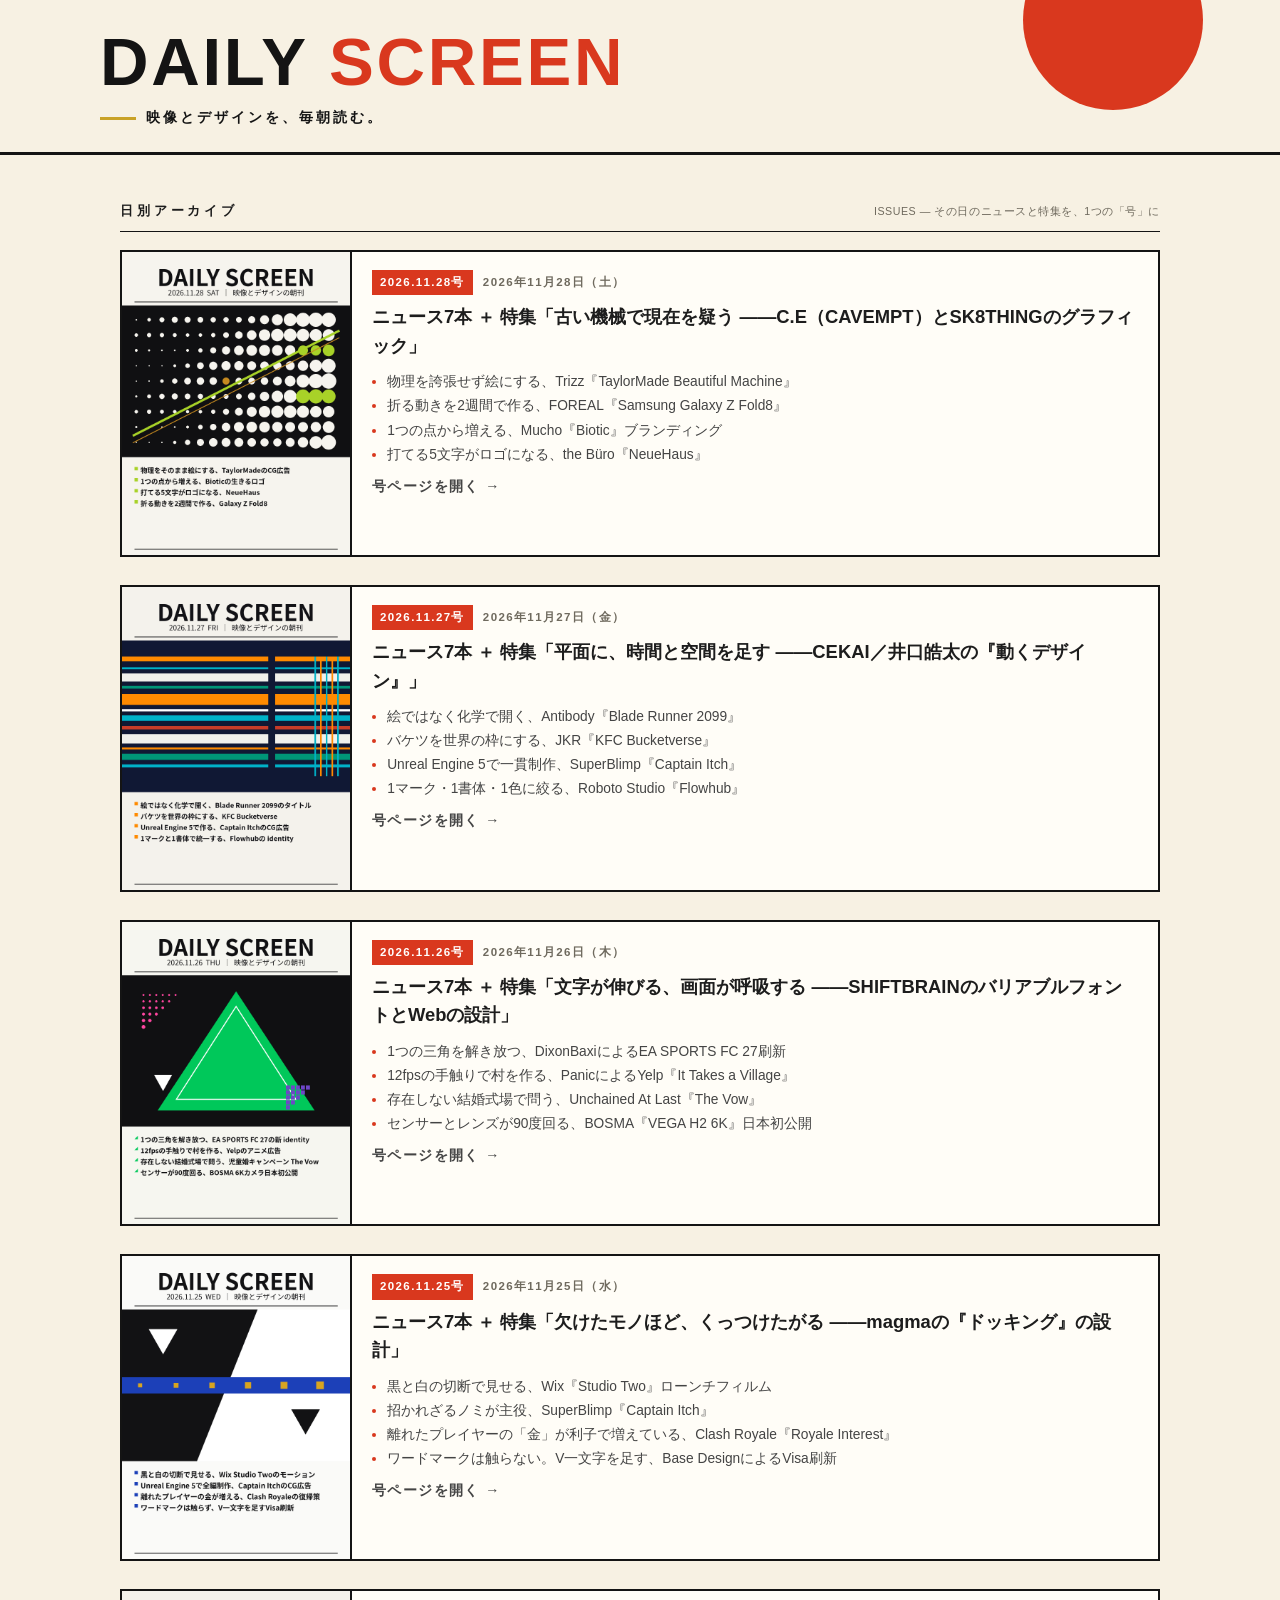
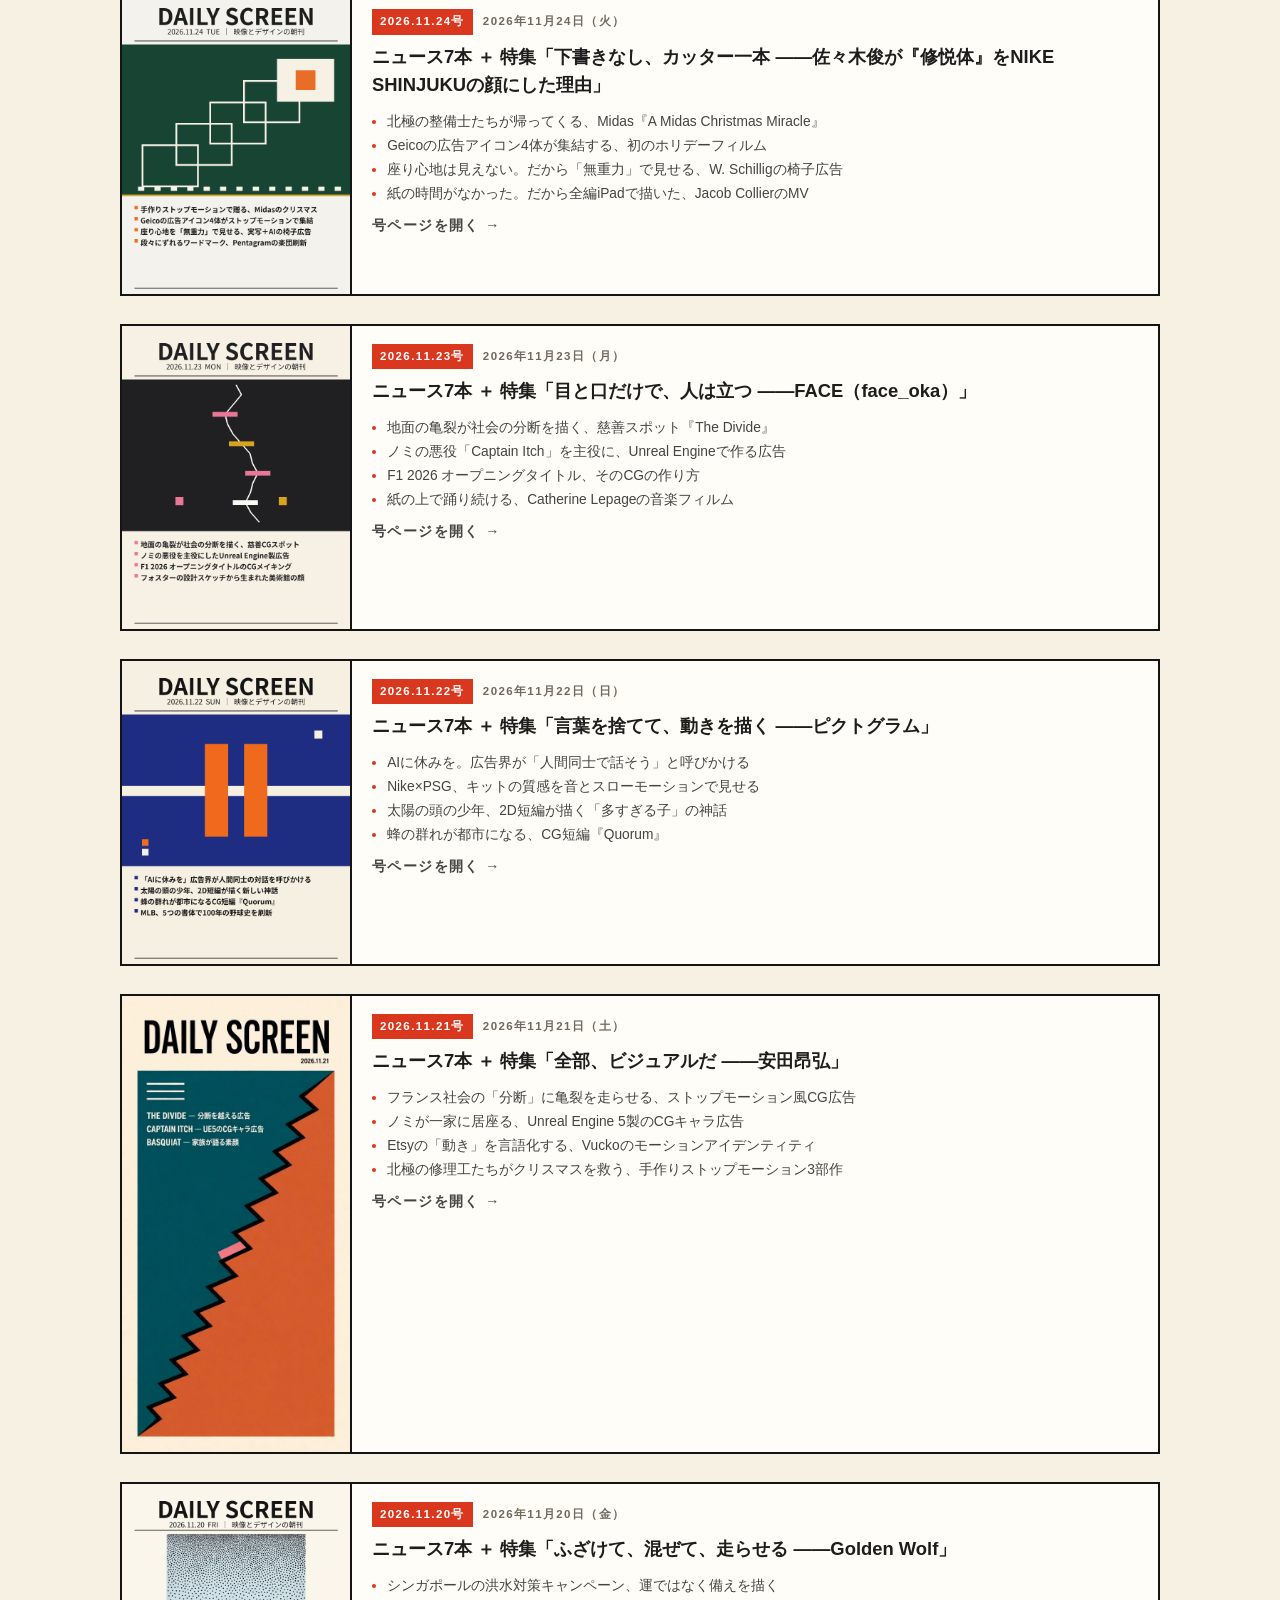
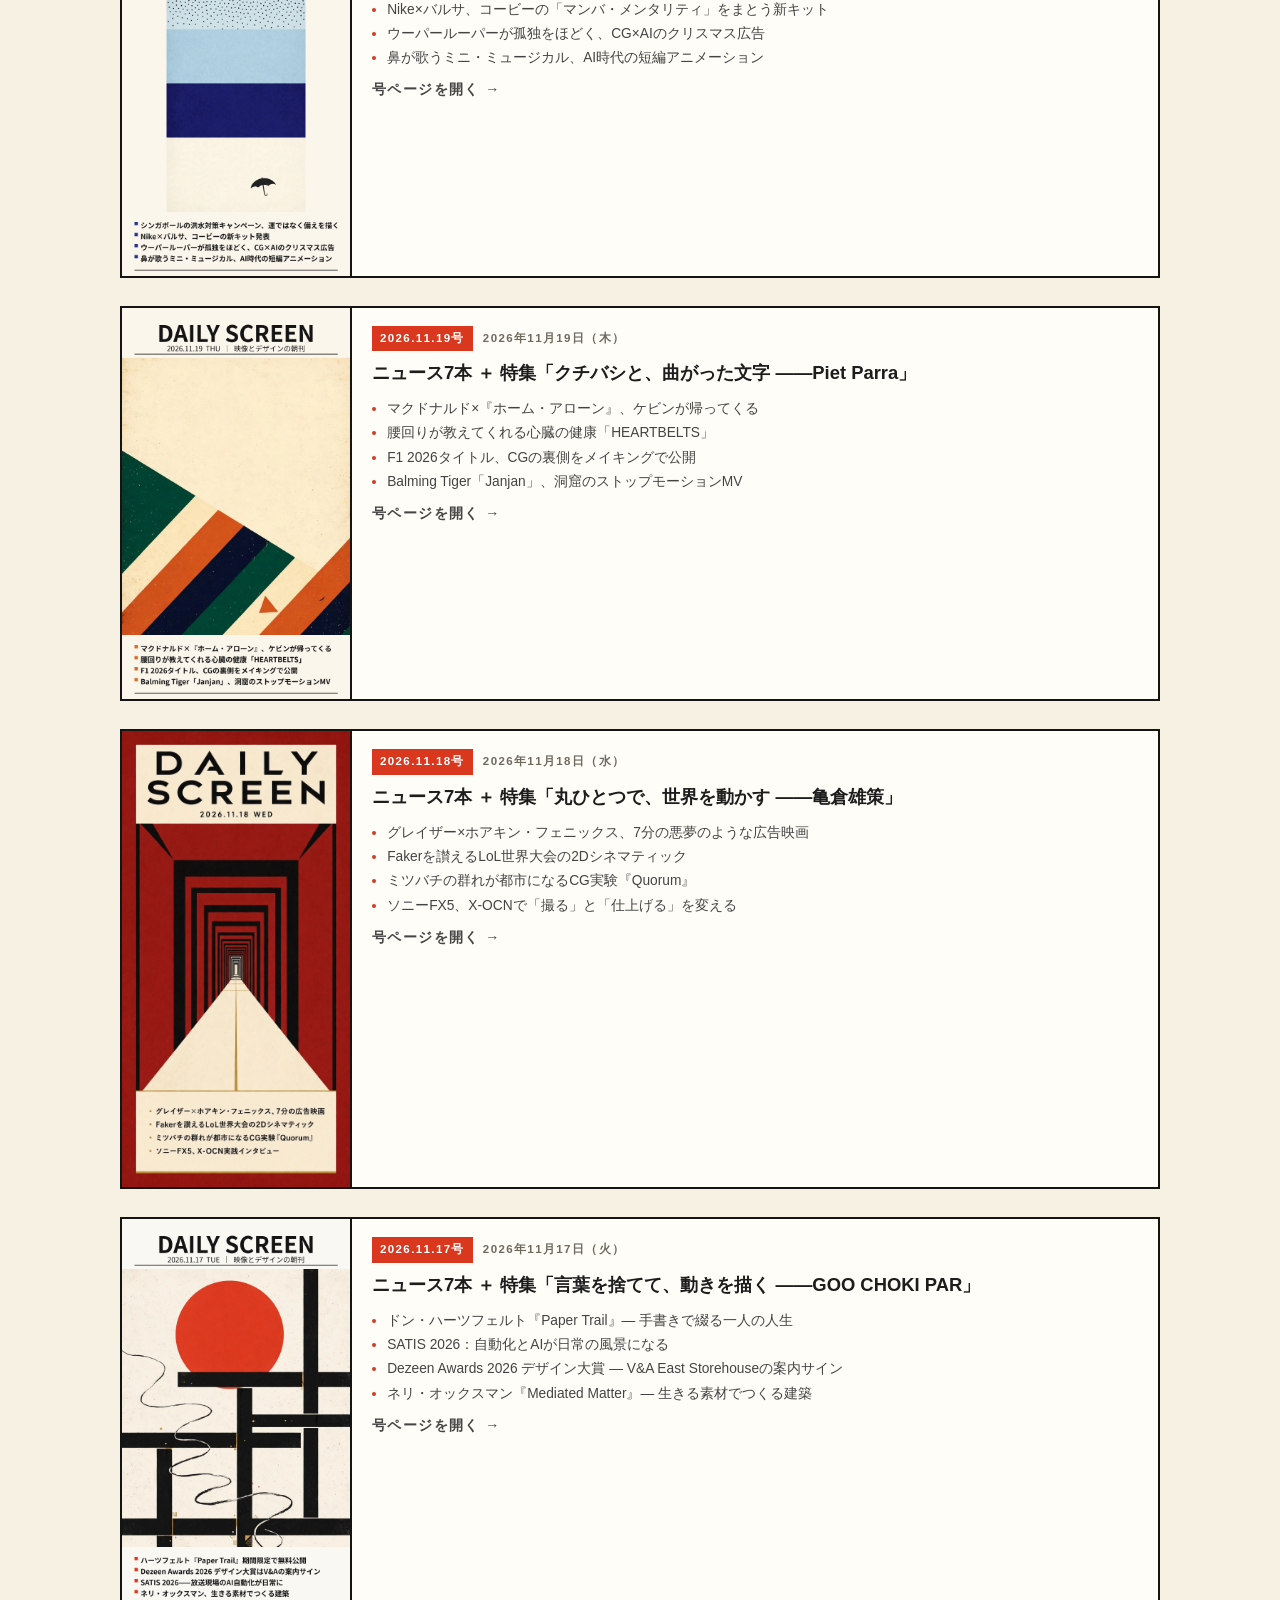
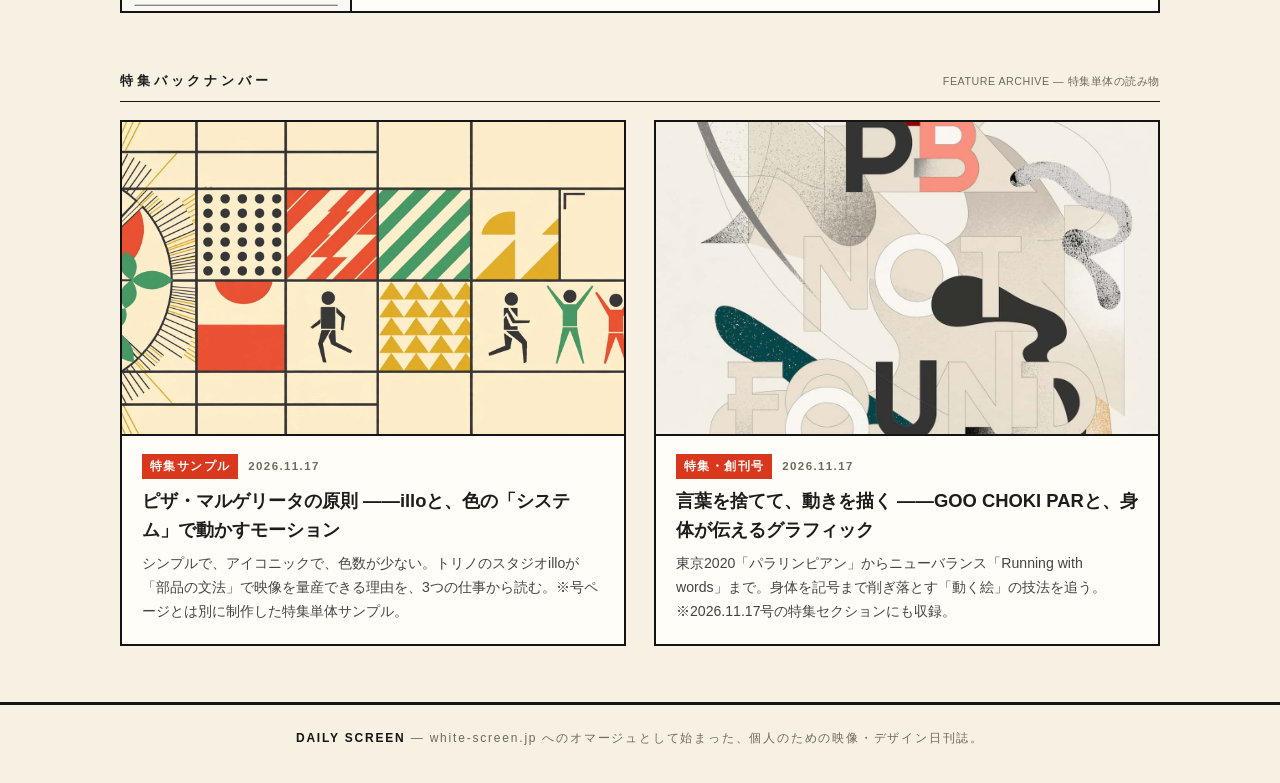
<file: index.html>
<!DOCTYPE html>
<html lang="ja">
<head>
<meta charset="UTF-8">
<meta name="viewport" content="width=device-width, initial-scale=1.0">
<title>DAILY SCREEN — 映像・デザインのデイリー特集</title>
<meta name="description" content="映像・デザイン系のニュースと、作家・スタジオを掘り下げるデザイン特集を、毎朝「号」として届ける日刊誌アーカイブ。">
<link rel="stylesheet" href="style.css">
</head>
<body>

<header class="site-header">
  <div class="inner">
    <a class="site-name" href="index.html">DAILY <span>SCREEN</span></a>
    <p class="site-tagline">映像とデザインを、毎朝読む。</p>
  </div>
</header>

<main class="wrap">
  <div class="section-label">日別アーカイブ <small>ISSUES — その日のニュースと特集を、1つの「号」に</small></div>

  <div class="cards">
    <a class="card card-issue" href="issues/2026-11-28.html">
      <img class="thumb" src="assets/cover-2026-11-28.png" alt="DAILY SCREEN 2026.11.28号 表紙">
      <div class="card-body">
        <div class="card-meta"><span class="corner">2026.11.28号</span><time datetime="2026-11-28">2026年11月28日（土）</time></div>
        <h2>ニュース7本 ＋ 特集「古い機械で現在を疑う ――C.E（CAVEMPT）とSK8THINGのグラフィック」</h2>
        <ul class="headlines">
          <li>物理を誇張せず絵にする、Trizz『TaylorMade Beautiful Machine』</li>
          <li>折る動きを2週間で作る、FOREAL『Samsung Galaxy Z Fold8』</li>
          <li>1つの点から増える、Mucho『Biotic』ブランディング</li>
          <li>打てる5文字がロゴになる、the Büro『NeueHaus』</li>
        </ul>
        <p class="card-more">号ページを開く →</p>
      </div>
    </a>
    <a class="card card-issue" href="issues/2026-11-27.html">
      <img class="thumb" src="assets/cover-2026-11-27.png" alt="DAILY SCREEN 2026.11.27号 表紙">
      <div class="card-body">
        <div class="card-meta"><span class="corner">2026.11.27号</span><time datetime="2026-11-27">2026年11月27日（金）</time></div>
        <h2>ニュース7本 ＋ 特集「平面に、時間と空間を足す ――CEKAI／井口皓太の『動くデザイン』」</h2>
        <ul class="headlines">
          <li>絵ではなく化学で開く、Antibody『Blade Runner 2099』</li>
          <li>バケツを世界の枠にする、JKR『KFC Bucketverse』</li>
          <li>Unreal Engine 5で一貫制作、SuperBlimp『Captain Itch』</li>
          <li>1マーク・1書体・1色に絞る、Roboto Studio『Flowhub』</li>
        </ul>
        <p class="card-more">号ページを開く →</p>
      </div>
    </a>
    <a class="card card-issue" href="issues/2026-11-26.html">
      <img class="thumb" src="assets/cover-2026-11-26.png" alt="DAILY SCREEN 2026.11.26号 表紙">
      <div class="card-body">
        <div class="card-meta"><span class="corner">2026.11.26号</span><time datetime="2026-11-26">2026年11月26日（木）</time></div>
        <h2>ニュース7本 ＋ 特集「文字が伸びる、画面が呼吸する ――SHIFTBRAINのバリアブルフォントとWebの設計」</h2>
        <ul class="headlines">
          <li>1つの三角を解き放つ、DixonBaxiによるEA SPORTS FC 27刷新</li>
          <li>12fpsの手触りで村を作る、PanicによるYelp『It Takes a Village』</li>
          <li>存在しない結婚式場で問う、Unchained At Last『The Vow』</li>
          <li>センサーとレンズが90度回る、BOSMA『VEGA H2 6K』日本初公開</li>
        </ul>
        <p class="card-more">号ページを開く →</p>
      </div>
    </a>
    <a class="card card-issue" href="issues/2026-11-25.html">
      <img class="thumb" src="assets/cover-2026-11-25.png" alt="DAILY SCREEN 2026.11.25号 表紙">
      <div class="card-body">
        <div class="card-meta"><span class="corner">2026.11.25号</span><time datetime="2026-11-25">2026年11月25日（水）</time></div>
        <h2>ニュース7本 ＋ 特集「欠けたモノほど、くっつけたがる ――magmaの『ドッキング』の設計」</h2>
        <ul class="headlines">
          <li>黒と白の切断で見せる、Wix『Studio Two』ローンチフィルム</li>
          <li>招かれざるノミが主役、SuperBlimp『Captain Itch』</li>
          <li>離れたプレイヤーの「金」が利子で増えている、Clash Royale『Royale Interest』</li>
          <li>ワードマークは触らない。V一文字を足す、Base DesignによるVisa刷新</li>
        </ul>
        <p class="card-more">号ページを開く →</p>
      </div>
    </a>
    <a class="card card-issue" href="issues/2026-11-24.html">
      <img class="thumb" src="assets/cover-2026-11-24.png" alt="DAILY SCREEN 2026.11.24号 表紙">
      <div class="card-body">
        <div class="card-meta"><span class="corner">2026.11.24号</span><time datetime="2026-11-24">2026年11月24日（火）</time></div>
        <h2>ニュース7本 ＋ 特集「下書きなし、カッター一本 ――佐々木俊が『修悦体』をNIKE SHINJUKUの顔にした理由」</h2>
        <ul class="headlines">
          <li>北極の整備士たちが帰ってくる、Midas『A Midas Christmas Miracle』</li>
          <li>Geicoの広告アイコン4体が集結する、初のホリデーフィルム</li>
          <li>座り心地は見えない。だから「無重力」で見せる、W. Schilligの椅子広告</li>
          <li>紙の時間がなかった。だから全編iPadで描いた、Jacob CollierのMV</li>
        </ul>
        <p class="card-more">号ページを開く →</p>
      </div>
    </a>
    <a class="card card-issue" href="issues/2026-11-23.html">
      <img class="thumb" src="assets/cover-2026-11-23.png" alt="DAILY SCREEN 2026.11.23号 表紙">
      <div class="card-body">
        <div class="card-meta"><span class="corner">2026.11.23号</span><time datetime="2026-11-23">2026年11月23日（月）</time></div>
        <h2>ニュース7本 ＋ 特集「目と口だけで、人は立つ ――FACE（face_oka）」</h2>
        <ul class="headlines">
          <li>地面の亀裂が社会の分断を描く、慈善スポット『The Divide』</li>
          <li>ノミの悪役「Captain Itch」を主役に、Unreal Engineで作る広告</li>
          <li>F1 2026 オープニングタイトル、そのCGの作り方</li>
          <li>紙の上で踊り続ける、Catherine Lepageの音楽フィルム</li>
        </ul>
        <p class="card-more">号ページを開く →</p>
      </div>
    </a>
    <a class="card card-issue" href="issues/2026-11-22.html">
      <img class="thumb" src="assets/cover-2026-11-22.png" alt="DAILY SCREEN 2026.11.22号 表紙">
      <div class="card-body">
        <div class="card-meta"><span class="corner">2026.11.22号</span><time datetime="2026-11-22">2026年11月22日（日）</time></div>
        <h2>ニュース7本 ＋ 特集「言葉を捨てて、動きを描く ――ピクトグラム」</h2>
        <ul class="headlines">
          <li>AIに休みを。広告界が「人間同士で話そう」と呼びかける</li>
          <li>Nike×PSG、キットの質感を音とスローモーションで見せる</li>
          <li>太陽の頭の少年、2D短編が描く「多すぎる子」の神話</li>
          <li>蜂の群れが都市になる、CG短編『Quorum』</li>
        </ul>
        <p class="card-more">号ページを開く →</p>
      </div>
    </a>
    <a class="card card-issue" href="issues/2026-11-21.html">
      <img class="thumb" src="assets/cover-2026-11-21.png" alt="DAILY SCREEN 2026.11.21号 表紙">
      <div class="card-body">
        <div class="card-meta"><span class="corner">2026.11.21号</span><time datetime="2026-11-21">2026年11月21日（土）</time></div>
        <h2>ニュース7本 ＋ 特集「全部、ビジュアルだ ――安田昂弘」</h2>
        <ul class="headlines">
          <li>フランス社会の「分断」に亀裂を走らせる、ストップモーション風CG広告</li>
          <li>ノミが一家に居座る、Unreal Engine 5製のCGキャラ広告</li>
          <li>Etsyの「動き」を言語化する、Vuckoのモーションアイデンティティ</li>
          <li>北極の修理工たちがクリスマスを救う、手作りストップモーション3部作</li>
        </ul>
        <p class="card-more">号ページを開く →</p>
      </div>
    </a>
    <a class="card card-issue" href="issues/2026-11-20.html">
      <img class="thumb" src="assets/cover-2026-11-20.png" alt="DAILY SCREEN 2026.11.20号 表紙">
      <div class="card-body">
        <div class="card-meta"><span class="corner">2026.11.20号</span><time datetime="2026-11-20">2026年11月20日（金）</time></div>
        <h2>ニュース7本 ＋ 特集「ふざけて、混ぜて、走らせる ――Golden Wolf」</h2>
        <ul class="headlines">
          <li>シンガポールの洪水対策キャンペーン、運ではなく備えを描く</li>
          <li>Nike×バルサ、コービーの「マンバ・メンタリティ」をまとう新キット</li>
          <li>ウーパールーパーが孤独をほどく、CG×AIのクリスマス広告</li>
          <li>鼻が歌うミニ・ミュージカル、AI時代の短編アニメーション</li>
        </ul>
        <p class="card-more">号ページを開く →</p>
      </div>
    </a>
    <a class="card card-issue" href="issues/2026-11-19.html">
      <img class="thumb" src="assets/cover-2026-11-19.png" alt="DAILY SCREEN 2026.11.19号 表紙">
      <div class="card-body">
        <div class="card-meta"><span class="corner">2026.11.19号</span><time datetime="2026-11-19">2026年11月19日（木）</time></div>
        <h2>ニュース7本 ＋ 特集「クチバシと、曲がった文字 ――Piet Parra」</h2>
        <ul class="headlines">
          <li>マクドナルド×『ホーム・アローン』、ケビンが帰ってくる</li>
          <li>腰回りが教えてくれる心臓の健康「HEARTBELTS」</li>
          <li>F1 2026タイトル、CGの裏側をメイキングで公開</li>
          <li>Balming Tiger「Janjan」、洞窟のストップモーションMV</li>
        </ul>
        <p class="card-more">号ページを開く →</p>
      </div>
    </a>
    <a class="card card-issue" href="issues/2026-11-18.html">
      <img class="thumb" src="assets/cover-2026-11-18.png" alt="DAILY SCREEN 2026.11.18号 表紙">
      <div class="card-body">
        <div class="card-meta"><span class="corner">2026.11.18号</span><time datetime="2026-11-18">2026年11月18日（水）</time></div>
        <h2>ニュース7本 ＋ 特集「丸ひとつで、世界を動かす ――亀倉雄策」</h2>
        <ul class="headlines">
          <li>グレイザー×ホアキン・フェニックス、7分の悪夢のような広告映画</li>
          <li>Fakerを讃えるLoL世界大会の2Dシネマティック</li>
          <li>ミツバチの群れが都市になるCG実験『Quorum』</li>
          <li>ソニーFX5、X-OCNで「撮る」と「仕上げる」を変える</li>
        </ul>
        <p class="card-more">号ページを開く →</p>
      </div>
    </a>
    <a class="card card-issue" href="issues/2026-11-17.html">
      <img class="thumb" src="assets/cover-2026-11-17.png" alt="DAILY SCREEN 2026.11.17号 表紙">
      <div class="card-body">
        <div class="card-meta"><span class="corner">2026.11.17号</span><time datetime="2026-11-17">2026年11月17日（火）</time></div>
        <h2>ニュース7本 ＋ 特集「言葉を捨てて、動きを描く ――GOO CHOKI PAR」</h2>
        <ul class="headlines">
          <li>ドン・ハーツフェルト『Paper Trail』— 手書きで綴る一人の人生</li>
          <li>SATIS 2026：自動化とAIが日常の風景になる</li>
          <li>Dezeen Awards 2026 デザイン大賞 — V&amp;A East Storehouseの案内サイン</li>
          <li>ネリ・オックスマン『Mediated Matter』— 生きる素材でつくる建築</li>
        </ul>
        <p class="card-more">号ページを開く →</p>
      </div>
    </a>
  </div>

  <div class="section-label">特集バックナンバー <small>FEATURE ARCHIVE — 特集単体の読み物</small></div>

  <div class="cards">
    <a class="card" href="articles/illo.html">
      <img class="thumb" src="assets/illo-header.webp" alt="illo特集ヘッダー画像">
      <div class="card-body">
        <div class="card-meta"><span class="corner">特集サンプル</span><time datetime="2026-11-17">2026.11.17</time></div>
        <h2>ピザ・マルゲリータの原則 ――illoと、色の「システム」で動かすモーション</h2>
        <p>シンプルで、アイコニックで、色数が少ない。トリノのスタジオilloが「部品の文法」で映像を量産できる理由を、3つの仕事から読む。※号ページとは別に制作した特集単体サンプル。</p>
      </div>
    </a>

    <a class="card" href="articles/goo-choki-par.html">
      <img class="thumb" src="assets/gcp-newbalance-02.jpg" alt="ニューバランス Running with words アートワーク PB not found">
      <div class="card-body">
        <div class="card-meta"><span class="corner">特集・創刊号</span><time datetime="2026-11-17">2026.11.17</time></div>
        <h2>言葉を捨てて、動きを描く ――GOO CHOKI PARと、身体が伝えるグラフィック</h2>
        <p>東京2020「パラリンピアン」からニューバランス「Running with words」まで。身体を記号まで削ぎ落とす「動く絵」の技法を追う。※2026.11.17号の特集セクションにも収録。</p>
      </div>
    </a>
  </div>
</main>

<footer class="site-footer">
  <b>DAILY SCREEN</b> — white-screen.jp へのオマージュとして始まった、個人のための映像・デザイン日刊誌。
</footer>

</body>
</html>
</file>
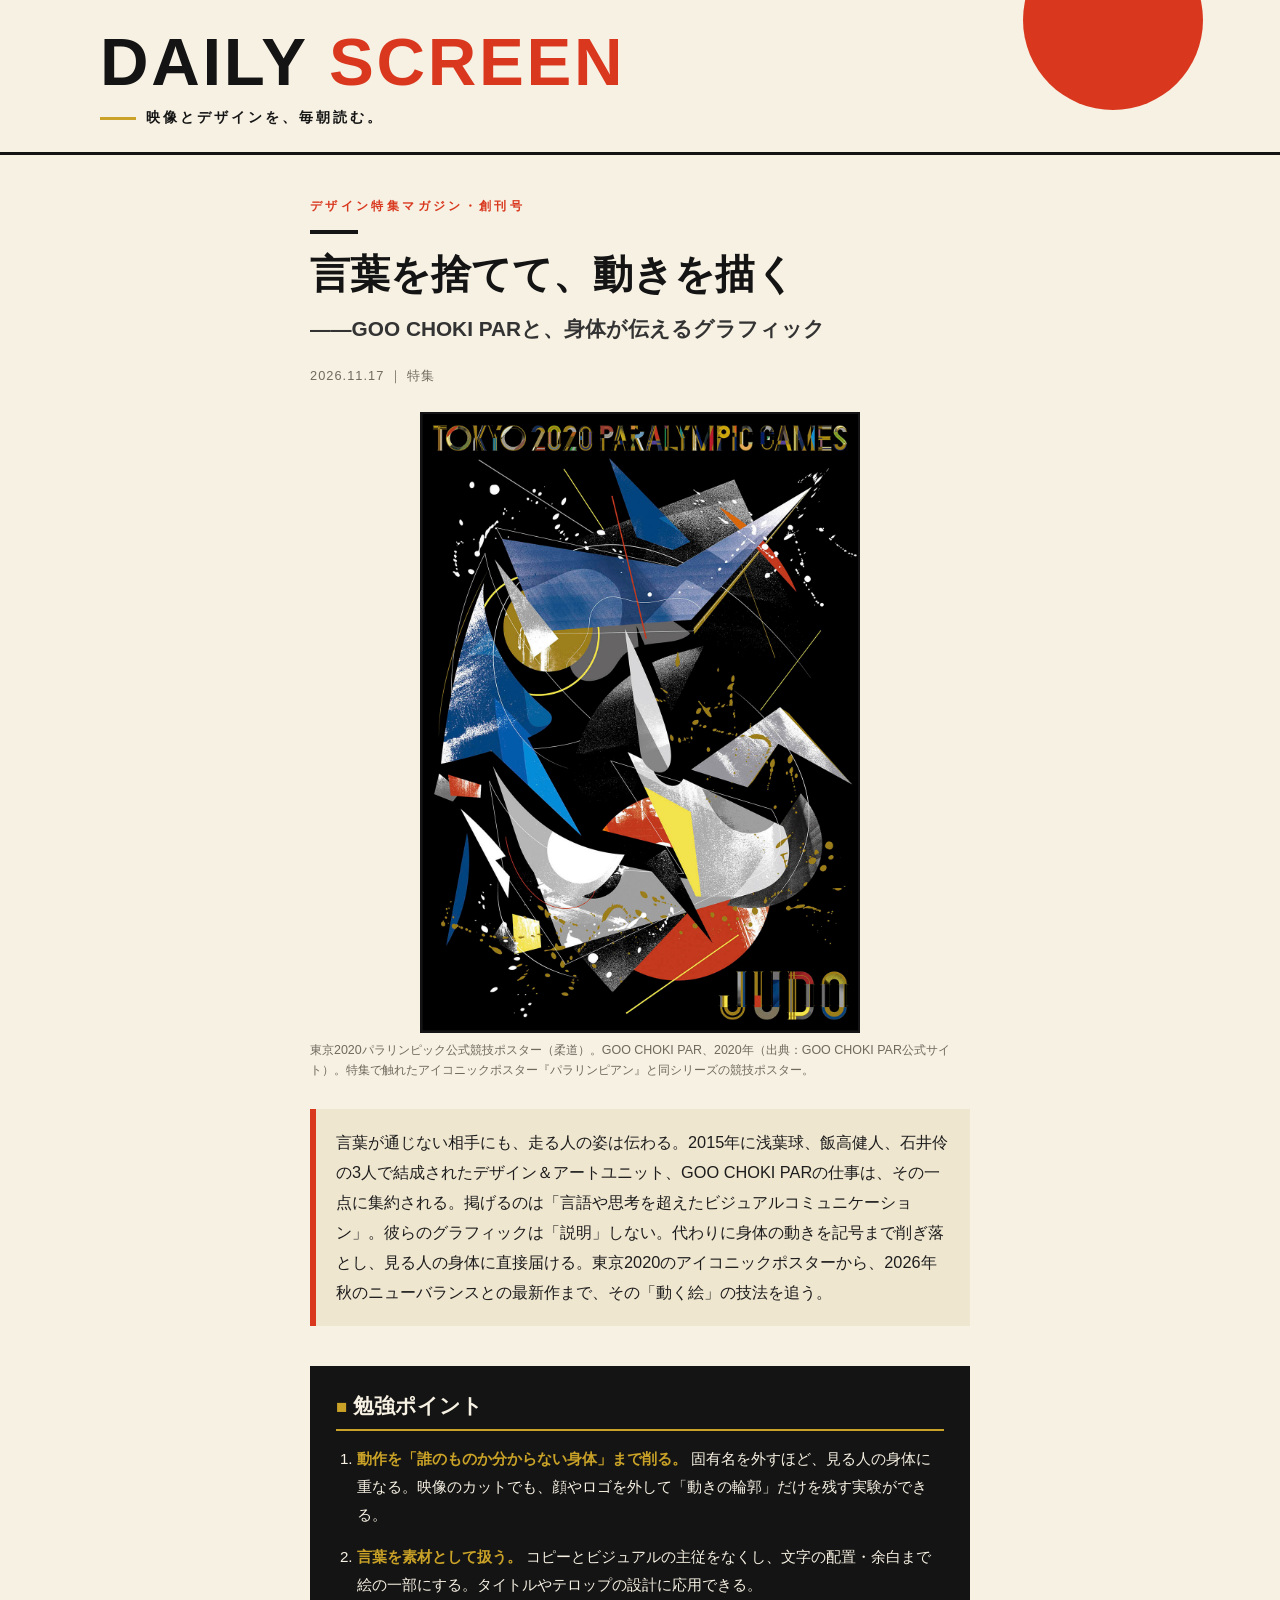
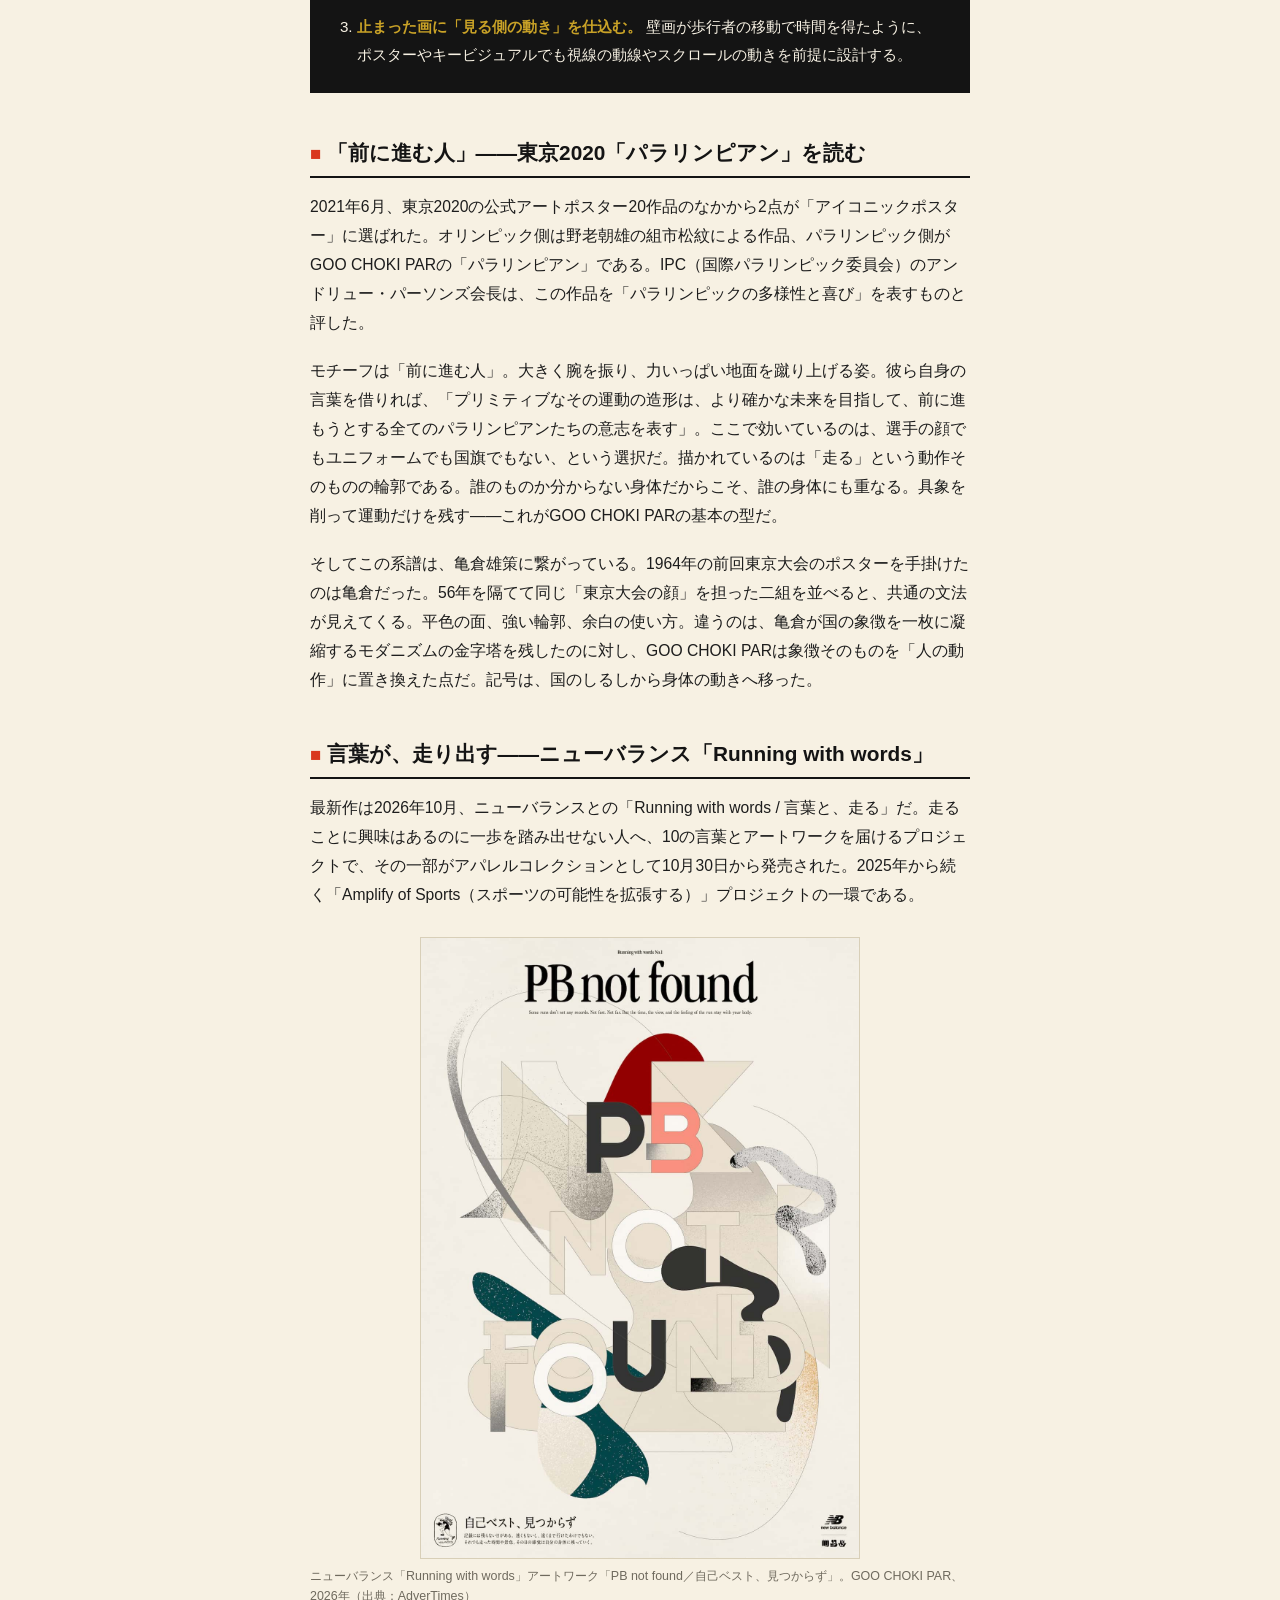
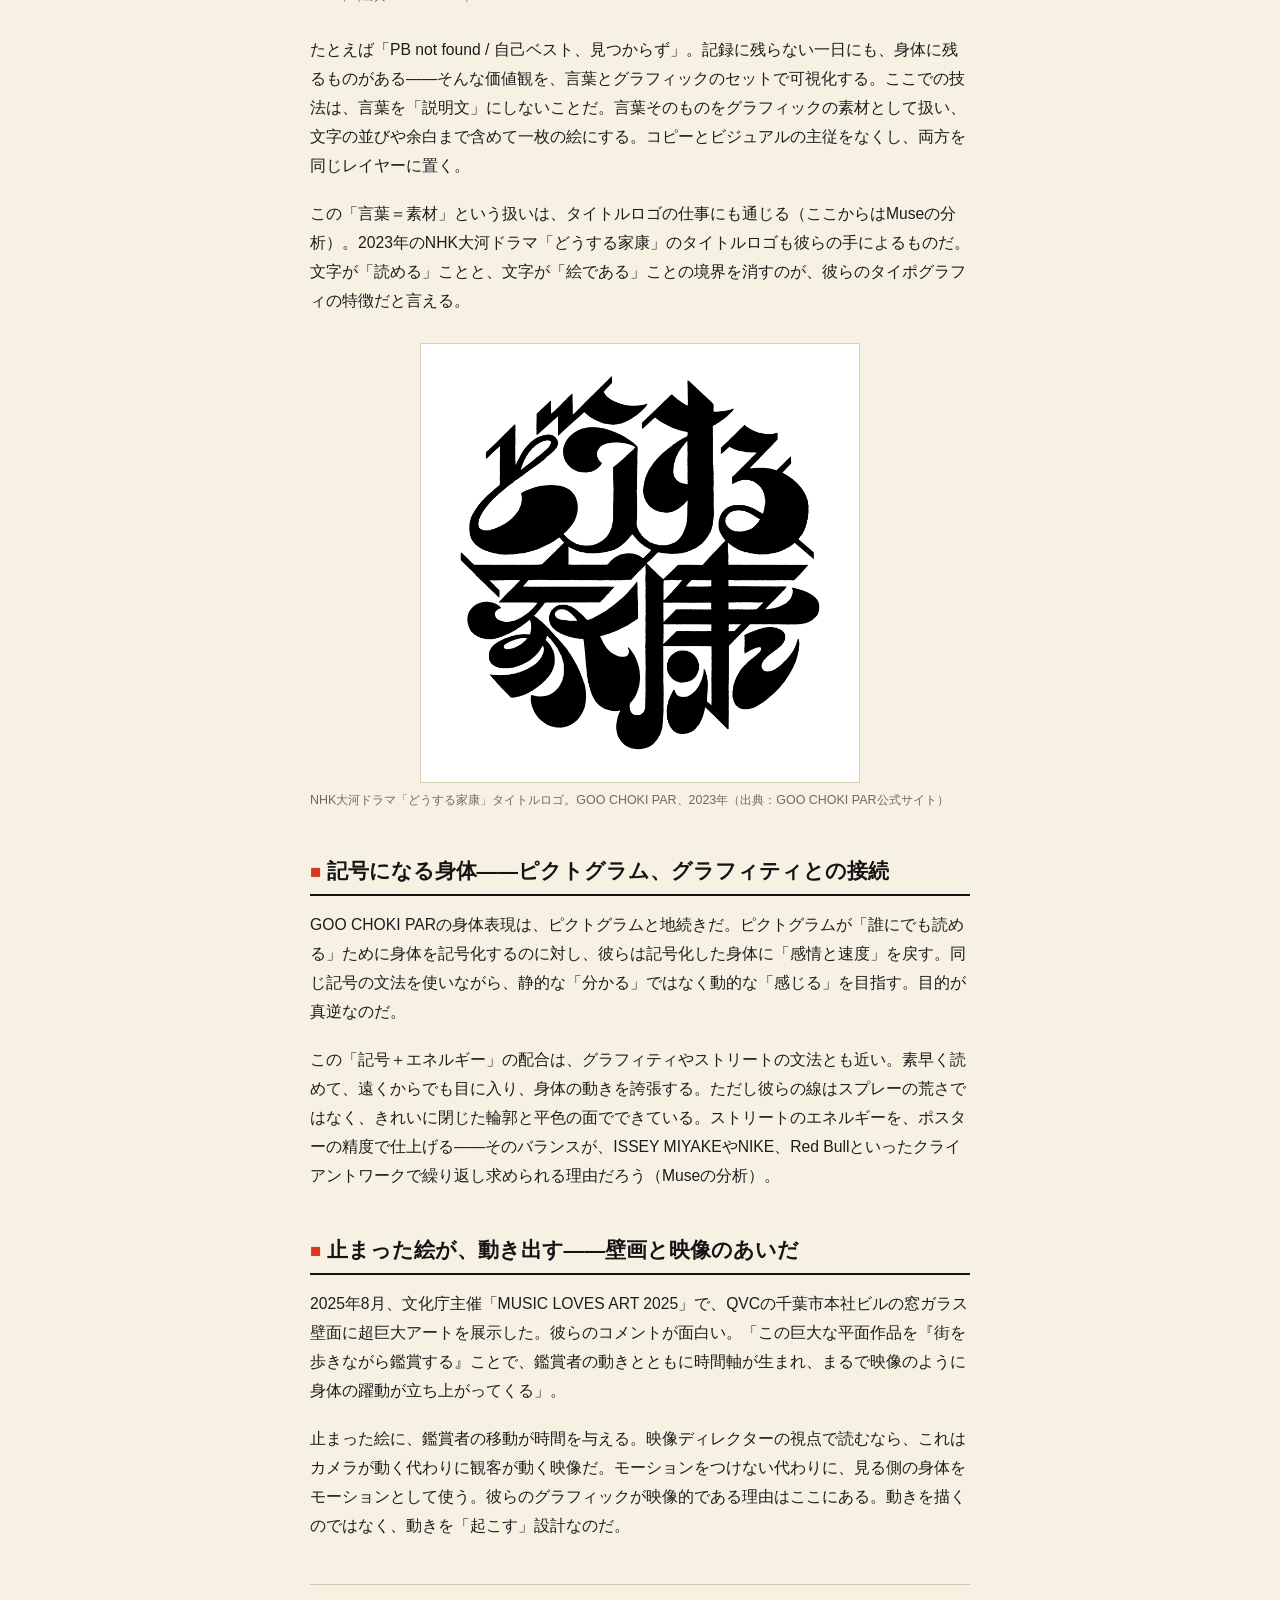
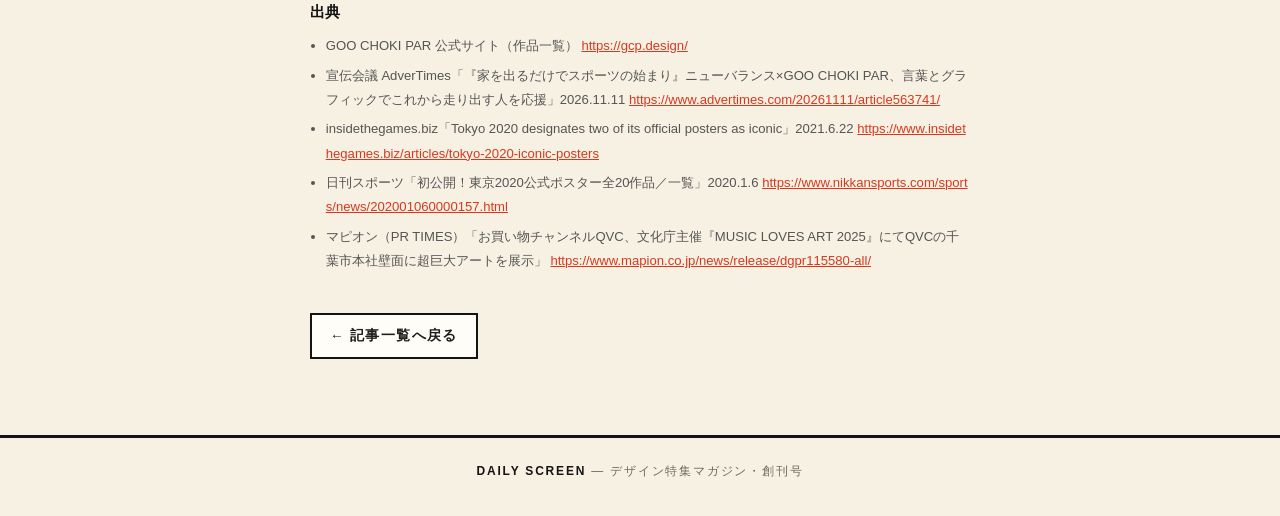
<file: articles/goo-choki-par.html>
<!DOCTYPE html>
<html lang="ja">
<head>
<meta charset="UTF-8">
<meta name="viewport" content="width=device-width, initial-scale=1.0">
<title>言葉を捨てて、動きを描く ――GOO CHOKI PARと、身体が伝えるグラフィック | DAILY SCREEN</title>
<meta name="description" content="デザイン特集マガジン創刊号。東京2020パラリンピアン、ニューバランスRunning with words、どうする家康のタイトルロゴから、GOO CHOKI PARの記号化の技法を読む。">
<link rel="stylesheet" href="../style.css">
</head>
<body>

<header class="site-header">
  <div class="inner">
    <a class="site-name" href="../index.html">DAILY <span>SCREEN</span></a>
    <p class="site-tagline">映像とデザインを、毎朝読む。</p>
  </div>
</header>

<main class="article-wrap">
  <div class="article-head">
    <p class="kicker">デザイン特集マガジン・創刊号</p>
    <h1>言葉を捨てて、動きを描く</h1>
    <p class="subtitle">――GOO CHOKI PARと、身体が伝えるグラフィック</p>
    <p class="article-meta">2026.11.17 ｜ 特集</p>
    <figure class="hero portrait">
      <img src="../assets/gcp-tokyo2020-judo-poster.jpg" alt="東京2020パラリンピック公式競技ポスター（柔道）GOO CHOKI PAR">
      <figcaption>東京2020パラリンピック公式競技ポスター（柔道）。GOO CHOKI PAR、2020年（出典：GOO CHOKI PAR公式サイト）。特集で触れたアイコニックポスター『パラリンピアン』と同シリーズの競技ポスター。</figcaption>
    </figure>
  </div>

  <article>
    <p class="lead">言葉が通じない相手にも、走る人の姿は伝わる。2015年に浅葉球、飯高健人、石井伶の3人で結成されたデザイン＆アートユニット、GOO CHOKI PARの仕事は、その一点に集約される。掲げるのは「言語や思考を超えたビジュアルコミュニケーション」。彼らのグラフィックは「説明」しない。代わりに身体の動きを記号まで削ぎ落とし、見る人の身体に直接届ける。東京2020のアイコニックポスターから、2026年秋のニューバランスとの最新作まで、その「動く絵」の技法を追う。</p>

    <div class="study">
      <h2>勉強ポイント</h2>
      <ol>
        <li><strong>動作を「誰のものか分からない身体」まで削る。</strong> 固有名を外すほど、見る人の身体に重なる。映像のカットでも、顔やロゴを外して「動きの輪郭」だけを残す実験ができる。</li>
        <li><strong>言葉を素材として扱う。</strong> コピーとビジュアルの主従をなくし、文字の配置・余白まで絵の一部にする。タイトルやテロップの設計に応用できる。</li>
        <li><strong>止まった画に「見る側の動き」を仕込む。</strong> 壁画が歩行者の移動で時間を得たように、ポスターやキービジュアルでも視線の動線やスクロールの動きを前提に設計する。</li>
      </ol>
    </div>

    <h2>「前に進む人」――東京2020「パラリンピアン」を読む</h2>
    <p>2021年6月、東京2020の公式アートポスター20作品のなかから2点が「アイコニックポスター」に選ばれた。オリンピック側は野老朝雄の組市松紋による作品、パラリンピック側がGOO CHOKI PARの「パラリンピアン」である。IPC（国際パラリンピック委員会）のアンドリュー・パーソンズ会長は、この作品を「パラリンピックの多様性と喜び」を表すものと評した。</p>
    <p>モチーフは「前に進む人」。大きく腕を振り、力いっぱい地面を蹴り上げる姿。彼ら自身の言葉を借りれば、「プリミティブなその運動の造形は、より確かな未来を目指して、前に進もうとする全てのパラリンピアンたちの意志を表す」。ここで効いているのは、選手の顔でもユニフォームでも国旗でもない、という選択だ。描かれているのは「走る」という動作そのものの輪郭である。誰のものか分からない身体だからこそ、誰の身体にも重なる。具象を削って運動だけを残す――これがGOO CHOKI PARの基本の型だ。</p>
    <p>そしてこの系譜は、亀倉雄策に繋がっている。1964年の前回東京大会のポスターを手掛けたのは亀倉だった。56年を隔てて同じ「東京大会の顔」を担った二組を並べると、共通の文法が見えてくる。平色の面、強い輪郭、余白の使い方。違うのは、亀倉が国の象徴を一枚に凝縮するモダニズムの金字塔を残したのに対し、GOO CHOKI PARは象徴そのものを「人の動作」に置き換えた点だ。記号は、国のしるしから身体の動きへ移った。</p>

    <h2>言葉が、走り出す――ニューバランス「Running with words」</h2>
    <p>最新作は2026年10月、ニューバランスとの「Running with words / 言葉と、走る」だ。走ることに興味はあるのに一歩を踏み出せない人へ、10の言葉とアートワークを届けるプロジェクトで、その一部がアパレルコレクションとして10月30日から発売された。2025年から続く「Amplify of Sports（スポーツの可能性を拡張する）」プロジェクトの一環である。</p>

    <figure class="portrait">
      <img src="../assets/gcp-newbalance-02.jpg" alt="Running with words アートワーク PB not found">
      <figcaption>ニューバランス「Running with words」アートワーク「PB not found／自己ベスト、見つからず」。GOO CHOKI PAR、2026年（出典：AdverTimes）</figcaption>
    </figure>

    <p>たとえば「PB not found / 自己ベスト、見つからず」。記録に残らない一日にも、身体に残るものがある――そんな価値観を、言葉とグラフィックのセットで可視化する。ここでの技法は、言葉を「説明文」にしないことだ。言葉そのものをグラフィックの素材として扱い、文字の並びや余白まで含めて一枚の絵にする。コピーとビジュアルの主従をなくし、両方を同じレイヤーに置く。</p>
    <p>この「言葉＝素材」という扱いは、タイトルロゴの仕事にも通じる（ここからはMuseの分析）。2023年のNHK大河ドラマ「どうする家康」のタイトルロゴも彼らの手によるものだ。文字が「読める」ことと、文字が「絵である」ことの境界を消すのが、彼らのタイポグラフィの特徴だと言える。</p>

    <figure class="portrait">
      <img src="../assets/gcp-ieyasu.jpg" alt="どうする家康 タイトルロゴ GOO CHOKI PAR">
      <figcaption>NHK大河ドラマ「どうする家康」タイトルロゴ。GOO CHOKI PAR、2023年（出典：GOO CHOKI PAR公式サイト）</figcaption>
    </figure>

    <h2>記号になる身体――ピクトグラム、グラフィティとの接続</h2>
    <p>GOO CHOKI PARの身体表現は、ピクトグラムと地続きだ。ピクトグラムが「誰にでも読める」ために身体を記号化するのに対し、彼らは記号化した身体に「感情と速度」を戻す。同じ記号の文法を使いながら、静的な「分かる」ではなく動的な「感じる」を目指す。目的が真逆なのだ。</p>
    <p>この「記号＋エネルギー」の配合は、グラフィティやストリートの文法とも近い。素早く読めて、遠くからでも目に入り、身体の動きを誇張する。ただし彼らの線はスプレーの荒さではなく、きれいに閉じた輪郭と平色の面でできている。ストリートのエネルギーを、ポスターの精度で仕上げる――そのバランスが、ISSEY MIYAKEやNIKE、Red Bullといったクライアントワークで繰り返し求められる理由だろう（Museの分析）。</p>

    <h2>止まった絵が、動き出す――壁画と映像のあいだ</h2>
    <p>2025年8月、文化庁主催「MUSIC LOVES ART 2025」で、QVCの千葉市本社ビルの窓ガラス壁面に超巨大アートを展示した。彼らのコメントが面白い。「この巨大な平面作品を『街を歩きながら鑑賞する』ことで、鑑賞者の動きとともに時間軸が生まれ、まるで映像のように身体の躍動が立ち上がってくる」。</p>
    <p>止まった絵に、鑑賞者の移動が時間を与える。映像ディレクターの視点で読むなら、これはカメラが動く代わりに観客が動く映像だ。モーションをつけない代わりに、見る側の身体をモーションとして使う。彼らのグラフィックが映像的である理由はここにある。動きを描くのではなく、動きを「起こす」設計なのだ。</p>

    <div class="sources">
      <h2>出典</h2>
      <ul>
        <li>GOO CHOKI PAR 公式サイト（作品一覧） <a href="https://gcp.design/">https://gcp.design/</a></li>
        <li>宣伝会議 AdverTimes「『家を出るだけでスポーツの始まり』ニューバランス×GOO CHOKI PAR、言葉とグラフィックでこれから走り出す人を応援」2026.11.11 <a href="https://www.advertimes.com/20261111/article563741/">https://www.advertimes.com/20261111/article563741/</a></li>
        <li>insidethegames.biz「Tokyo 2020 designates two of its official posters as iconic」2021.6.22 <a href="https://www.insidethegames.biz/articles/tokyo-2020-iconic-posters">https://www.insidethegames.biz/articles/tokyo-2020-iconic-posters</a></li>
        <li>日刊スポーツ「初公開！東京2020公式ポスター全20作品／一覧」2020.1.6 <a href="https://www.nikkansports.com/sports/news/202001060000157.html">https://www.nikkansports.com/sports/news/202001060000157.html</a></li>
        <li>マピオン（PR TIMES）「お買い物チャンネルQVC、文化庁主催『MUSIC LOVES ART 2025』にてQVCの千葉市本社壁面に超巨大アートを展示」 <a href="https://www.mapion.co.jp/news/release/dgpr115580-all/">https://www.mapion.co.jp/news/release/dgpr115580-all/</a></li>
      </ul>
    </div>

    <a class="back" href="../index.html">← 記事一覧へ戻る</a>
  </article>
</main>

<footer class="site-footer"><b>DAILY SCREEN</b> — デザイン特集マガジン・創刊号</footer>
</body>
</html>
</file>
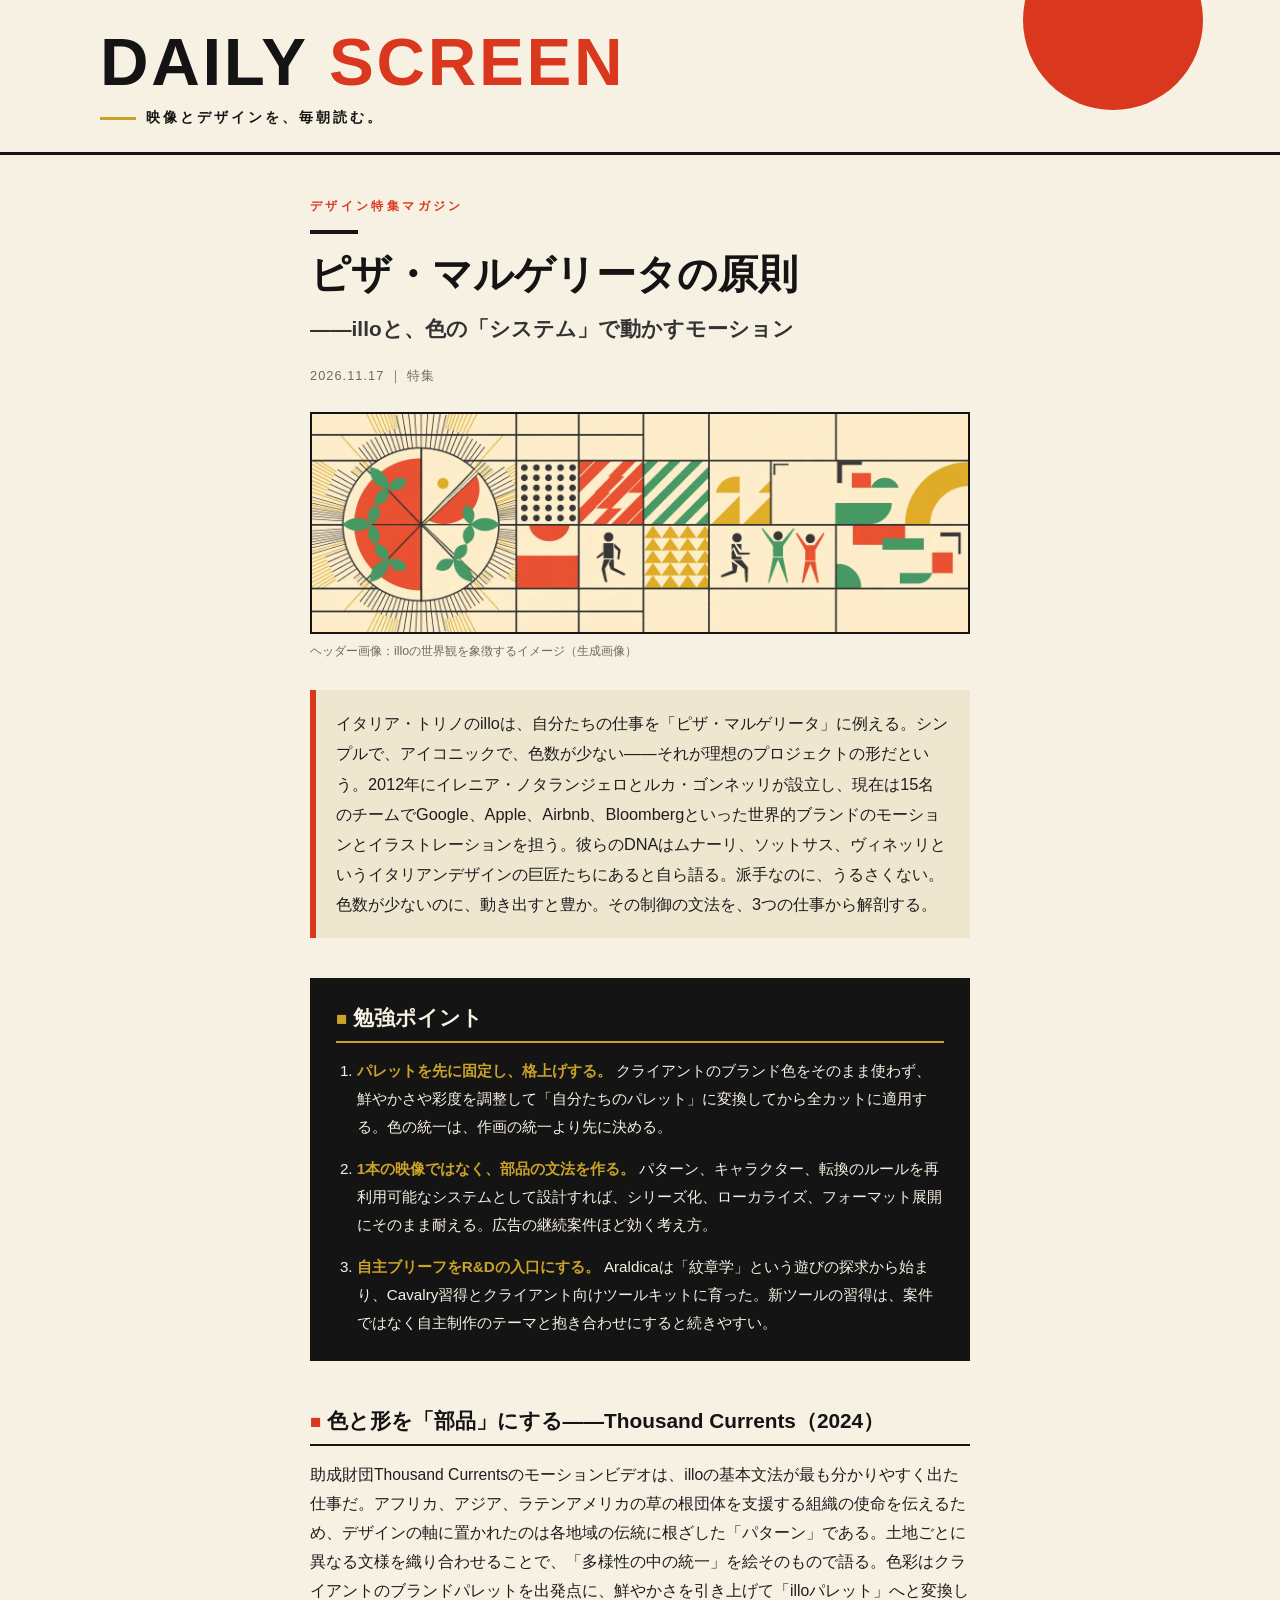
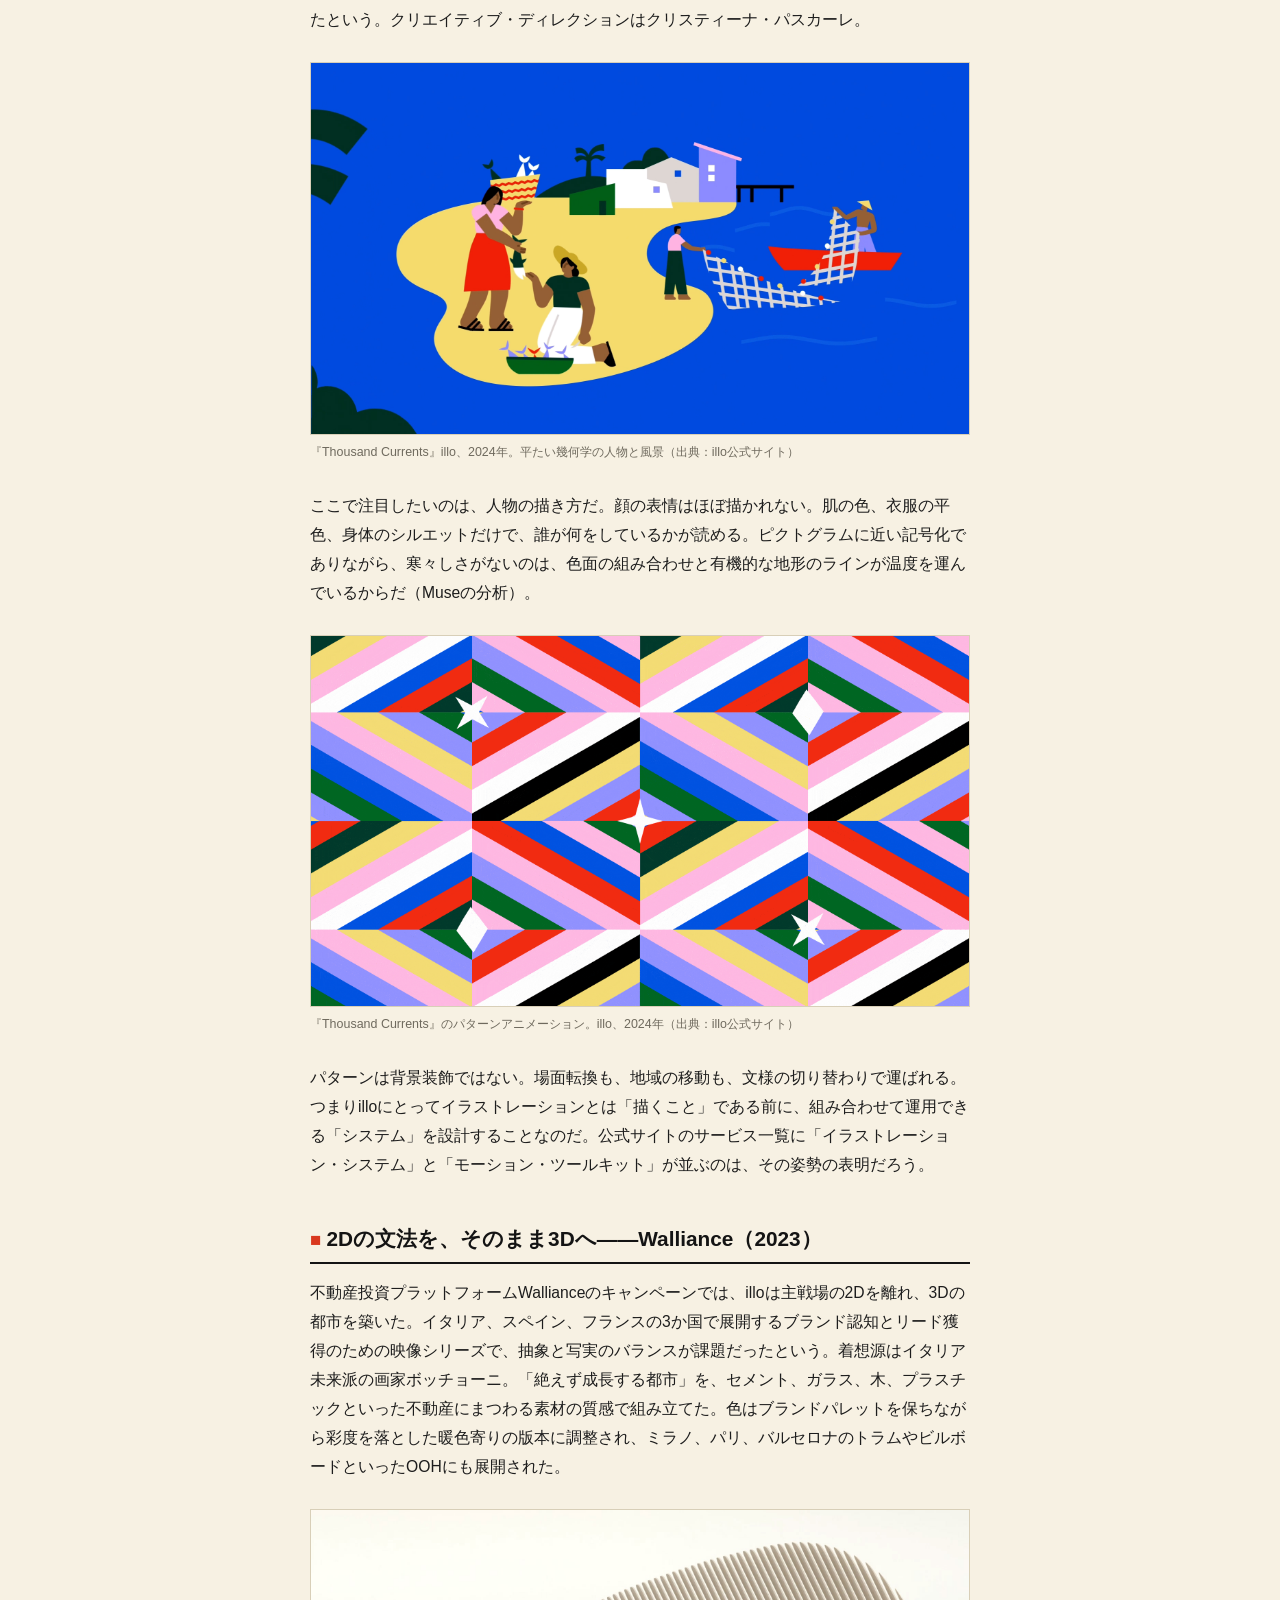
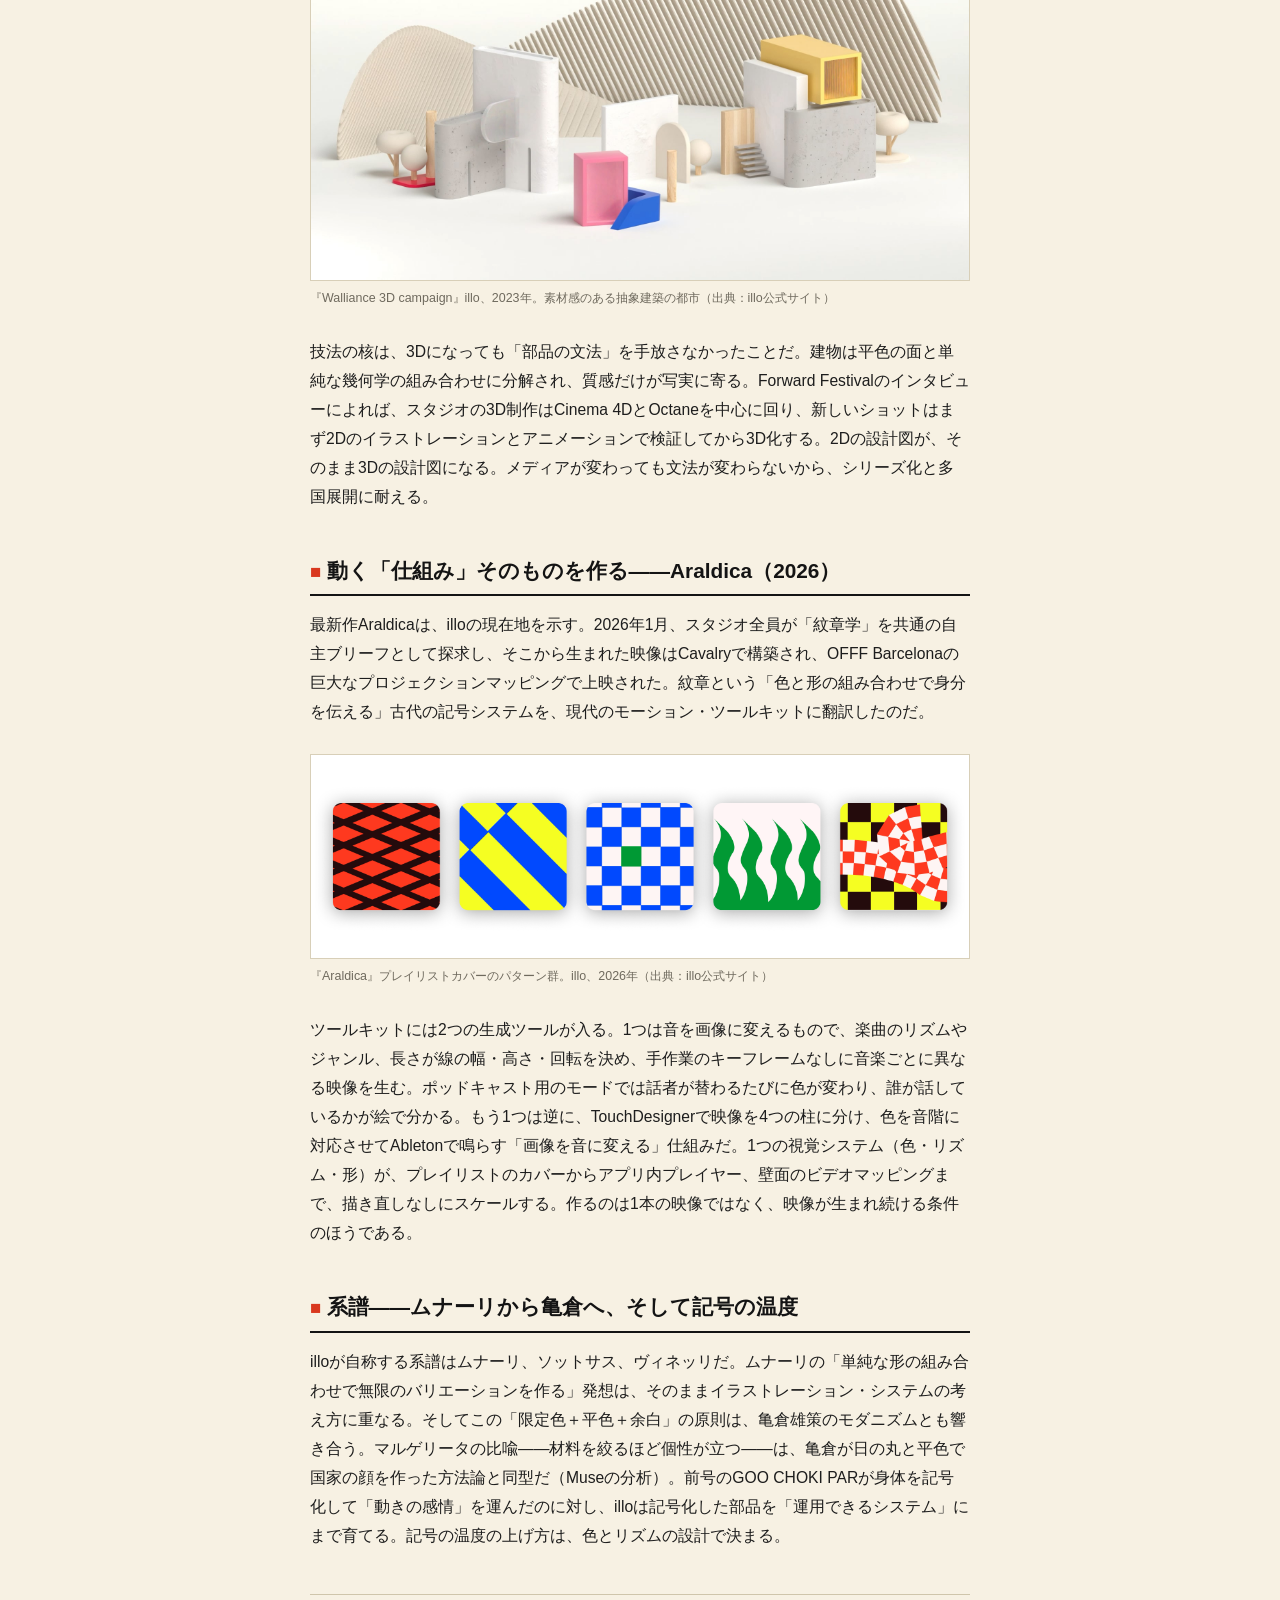
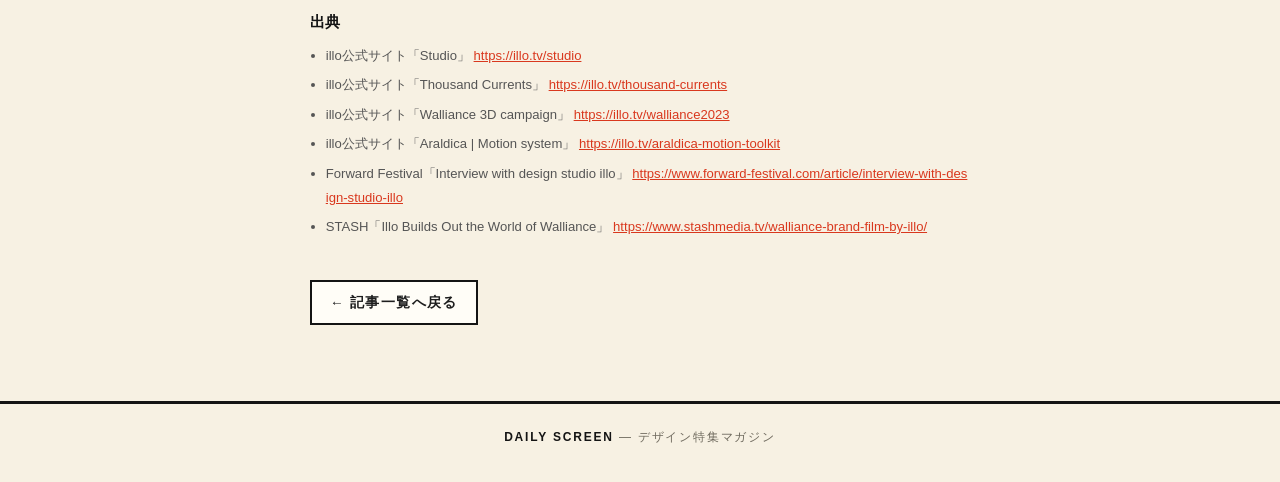
<file: articles/illo.html>
<!DOCTYPE html>
<html lang="ja">
<head>
<meta charset="UTF-8">
<meta name="viewport" content="width=device-width, initial-scale=1.0">
<title>ピザ・マルゲリータの原則 ――illoと、色の「システム」で動かすモーション | DAILY SCREEN</title>
<meta name="description" content="トリノのモーションデザインスタジオillo特集。Thousand Currents、Walliance、Araldicaの3作から、色と形を部品化する文法を解剖する。">
<link rel="stylesheet" href="../style.css">
</head>
<body>

<header class="site-header">
  <div class="inner">
    <a class="site-name" href="../index.html">DAILY <span>SCREEN</span></a>
    <p class="site-tagline">映像とデザインを、毎朝読む。</p>
  </div>
</header>

<main class="article-wrap">
  <div class="article-head">
    <p class="kicker">デザイン特集マガジン</p>
    <h1>ピザ・マルゲリータの原則</h1>
    <p class="subtitle">――illoと、色の「システム」で動かすモーション</p>
    <p class="article-meta">2026.11.17 ｜ 特集</p>
    <figure class="hero">
      <img src="../assets/illo-header.webp" alt="illo特集ヘッダー画像">
      <figcaption>ヘッダー画像：illoの世界観を象徴するイメージ（生成画像）</figcaption>
    </figure>
  </div>

  <article>
    <p class="lead">イタリア・トリノのilloは、自分たちの仕事を「ピザ・マルゲリータ」に例える。シンプルで、アイコニックで、色数が少ない――それが理想のプロジェクトの形だという。2012年にイレニア・ノタランジェロとルカ・ゴンネッリが設立し、現在は15名のチームでGoogle、Apple、Airbnb、Bloombergといった世界的ブランドのモーションとイラストレーションを担う。彼らのDNAはムナーリ、ソットサス、ヴィネッリというイタリアンデザインの巨匠たちにあると自ら語る。派手なのに、うるさくない。色数が少ないのに、動き出すと豊か。その制御の文法を、3つの仕事から解剖する。</p>

    <div class="study">
      <h2>勉強ポイント</h2>
      <ol>
        <li><strong>パレットを先に固定し、格上げする。</strong> クライアントのブランド色をそのまま使わず、鮮やかさや彩度を調整して「自分たちのパレット」に変換してから全カットに適用する。色の統一は、作画の統一より先に決める。</li>
        <li><strong>1本の映像ではなく、部品の文法を作る。</strong> パターン、キャラクター、転換のルールを再利用可能なシステムとして設計すれば、シリーズ化、ローカライズ、フォーマット展開にそのまま耐える。広告の継続案件ほど効く考え方。</li>
        <li><strong>自主ブリーフをR&amp;Dの入口にする。</strong> Araldicaは「紋章学」という遊びの探求から始まり、Cavalry習得とクライアント向けツールキットに育った。新ツールの習得は、案件ではなく自主制作のテーマと抱き合わせにすると続きやすい。</li>
      </ol>
    </div>

    <h2>色と形を「部品」にする――Thousand Currents（2024）</h2>
    <p>助成財団Thousand Currentsのモーションビデオは、illoの基本文法が最も分かりやすく出た仕事だ。アフリカ、アジア、ラテンアメリカの草の根団体を支援する組織の使命を伝えるため、デザインの軸に置かれたのは各地域の伝統に根ざした「パターン」である。土地ごとに異なる文様を織り合わせることで、「多様性の中の統一」を絵そのもので語る。色彩はクライアントのブランドパレットを出発点に、鮮やかさを引き上げて「illoパレット」へと変換したという。クリエイティブ・ディレクションはクリスティーナ・パスカーレ。</p>

    <figure>
      <img src="../assets/illo-thousand-currents-characters.jpg" alt="Thousand Currents — 平たい幾何学の人物と風景">
      <figcaption>『Thousand Currents』illo、2024年。平たい幾何学の人物と風景（出典：illo公式サイト）</figcaption>
    </figure>

    <p>ここで注目したいのは、人物の描き方だ。顔の表情はほぼ描かれない。肌の色、衣服の平色、身体のシルエットだけで、誰が何をしているかが読める。ピクトグラムに近い記号化でありながら、寒々しさがないのは、色面の組み合わせと有機的な地形のラインが温度を運んでいるからだ（Museの分析）。</p>

    <figure>
      <img src="../assets/illo-thousand-currents-pattern.gif" alt="Thousand Currents — パターンアニメーション">
      <figcaption>『Thousand Currents』のパターンアニメーション。illo、2024年（出典：illo公式サイト）</figcaption>
    </figure>

    <p>パターンは背景装飾ではない。場面転換も、地域の移動も、文様の切り替わりで運ばれる。つまりilloにとってイラストレーションとは「描くこと」である前に、組み合わせて運用できる「システム」を設計することなのだ。公式サイトのサービス一覧に「イラストレーション・システム」と「モーション・ツールキット」が並ぶのは、その姿勢の表明だろう。</p>

    <h2>2Dの文法を、そのまま3Dへ――Walliance（2023）</h2>
    <p>不動産投資プラットフォームWallianceのキャンペーンでは、illoは主戦場の2Dを離れ、3Dの都市を築いた。イタリア、スペイン、フランスの3か国で展開するブランド認知とリード獲得のための映像シリーズで、抽象と写実のバランスが課題だったという。着想源はイタリア未来派の画家ボッチョーニ。「絶えず成長する都市」を、セメント、ガラス、木、プラスチックといった不動産にまつわる素材の質感で組み立てた。色はブランドパレットを保ちながら彩度を落とした暖色寄りの版本に調整され、ミラノ、パリ、バルセロナのトラムやビルボードといったOOHにも展開された。</p>

    <figure>
      <img src="../assets/illo-walliance-city.jpg" alt="Walliance 3D campaign — 素材感のある抽象建築の都市">
      <figcaption>『Walliance 3D campaign』illo、2023年。素材感のある抽象建築の都市（出典：illo公式サイト）</figcaption>
    </figure>

    <p>技法の核は、3Dになっても「部品の文法」を手放さなかったことだ。建物は平色の面と単純な幾何学の組み合わせに分解され、質感だけが写実に寄る。Forward Festivalのインタビューによれば、スタジオの3D制作はCinema 4DとOctaneを中心に回り、新しいショットはまず2Dのイラストレーションとアニメーションで検証してから3D化する。2Dの設計図が、そのまま3Dの設計図になる。メディアが変わっても文法が変わらないから、シリーズ化と多国展開に耐える。</p>

    <h2>動く「仕組み」そのものを作る――Araldica（2026）</h2>
    <p>最新作Araldicaは、illoの現在地を示す。2026年1月、スタジオ全員が「紋章学」を共通の自主ブリーフとして探求し、そこから生まれた映像はCavalryで構築され、OFFF Barcelonaの巨大なプロジェクションマッピングで上映された。紋章という「色と形の組み合わせで身分を伝える」古代の記号システムを、現代のモーション・ツールキットに翻訳したのだ。</p>

    <figure>
      <img src="../assets/illo-araldica-pattern.png" alt="Araldica — プレイリストカバーのパターン群">
      <figcaption>『Araldica』プレイリストカバーのパターン群。illo、2026年（出典：illo公式サイト）</figcaption>
    </figure>

    <p>ツールキットには2つの生成ツールが入る。1つは音を画像に変えるもので、楽曲のリズムやジャンル、長さが線の幅・高さ・回転を決め、手作業のキーフレームなしに音楽ごとに異なる映像を生む。ポッドキャスト用のモードでは話者が替わるたびに色が変わり、誰が話しているかが絵で分かる。もう1つは逆に、TouchDesignerで映像を4つの柱に分け、色を音階に対応させてAbletonで鳴らす「画像を音に変える」仕組みだ。1つの視覚システム（色・リズム・形）が、プレイリストのカバーからアプリ内プレイヤー、壁面のビデオマッピングまで、描き直しなしにスケールする。作るのは1本の映像ではなく、映像が生まれ続ける条件のほうである。</p>

    <h2>系譜――ムナーリから亀倉へ、そして記号の温度</h2>
    <p>illoが自称する系譜はムナーリ、ソットサス、ヴィネッリだ。ムナーリの「単純な形の組み合わせで無限のバリエーションを作る」発想は、そのままイラストレーション・システムの考え方に重なる。そしてこの「限定色＋平色＋余白」の原則は、亀倉雄策のモダニズムとも響き合う。マルゲリータの比喩――材料を絞るほど個性が立つ――は、亀倉が日の丸と平色で国家の顔を作った方法論と同型だ（Museの分析）。前号のGOO CHOKI PARが身体を記号化して「動きの感情」を運んだのに対し、illoは記号化した部品を「運用できるシステム」にまで育てる。記号の温度の上げ方は、色とリズムの設計で決まる。</p>

    <div class="sources">
      <h2>出典</h2>
      <ul>
        <li>illo公式サイト「Studio」 <a href="https://illo.tv/studio">https://illo.tv/studio</a></li>
        <li>illo公式サイト「Thousand Currents」 <a href="https://illo.tv/thousand-currents">https://illo.tv/thousand-currents</a></li>
        <li>illo公式サイト「Walliance 3D campaign」 <a href="https://illo.tv/walliance2023">https://illo.tv/walliance2023</a></li>
        <li>illo公式サイト「Araldica | Motion system」 <a href="https://illo.tv/araldica-motion-toolkit">https://illo.tv/araldica-motion-toolkit</a></li>
        <li>Forward Festival「Interview with design studio illo」 <a href="https://www.forward-festival.com/article/interview-with-design-studio-illo">https://www.forward-festival.com/article/interview-with-design-studio-illo</a></li>
        <li>STASH「Illo Builds Out the World of Walliance」 <a href="https://www.stashmedia.tv/walliance-brand-film-by-illo/">https://www.stashmedia.tv/walliance-brand-film-by-illo/</a></li>
      </ul>
    </div>

    <a class="back" href="../index.html">← 記事一覧へ戻る</a>
  </article>
</main>

<footer class="site-footer"><b>DAILY SCREEN</b> — デザイン特集マガジン</footer>
</body>
</html>
</file>
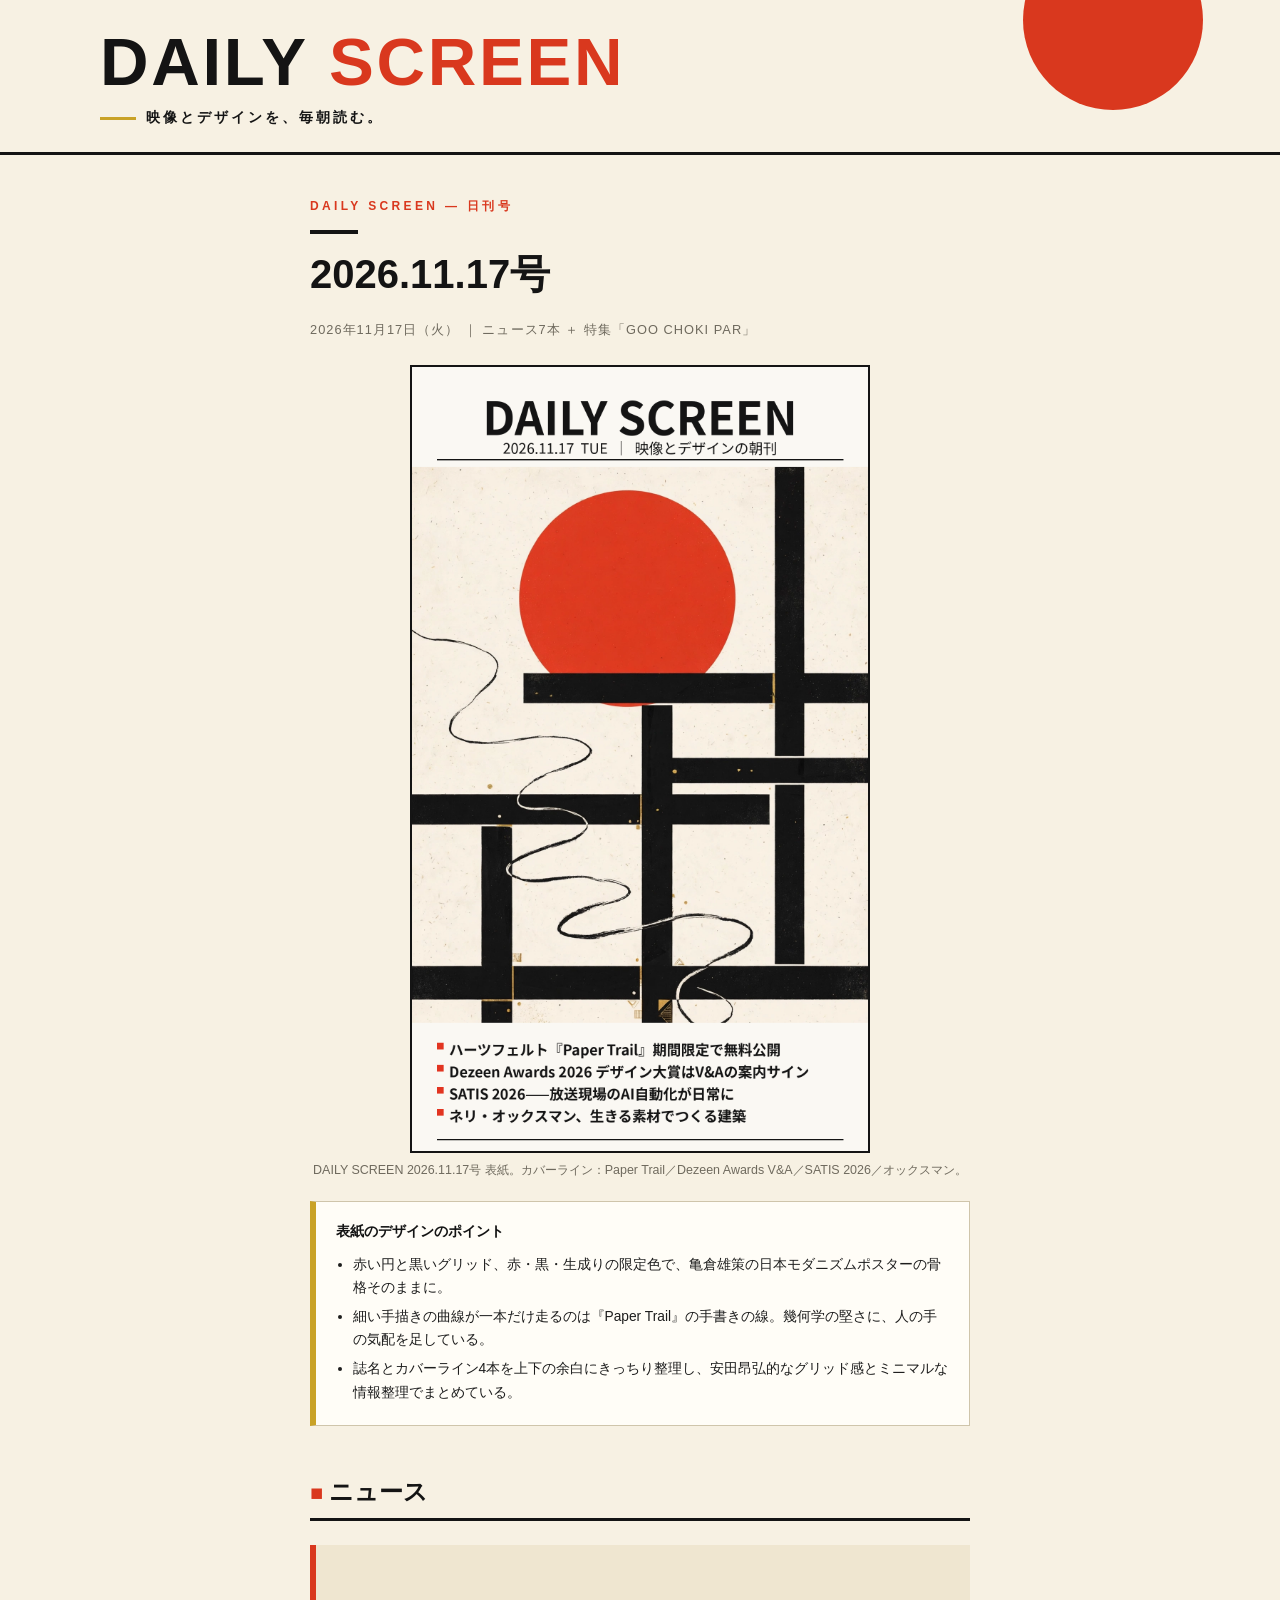
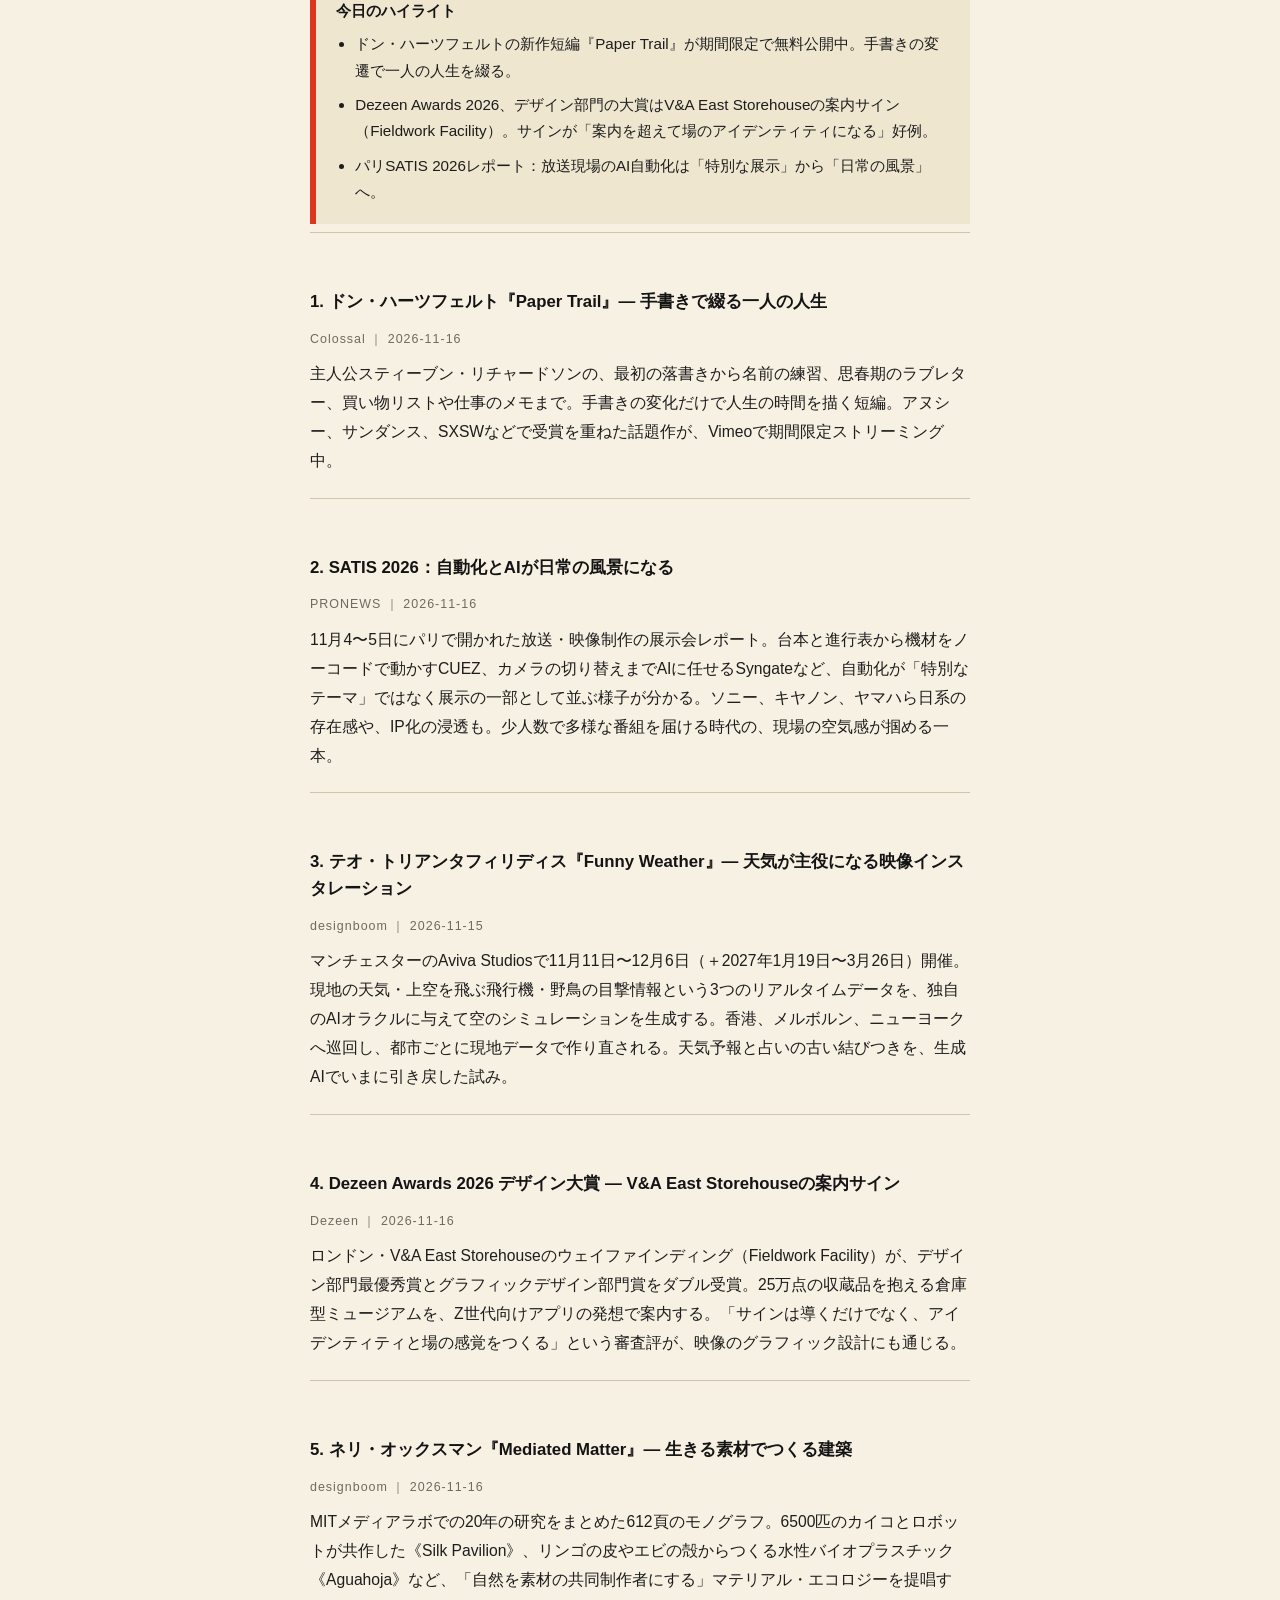
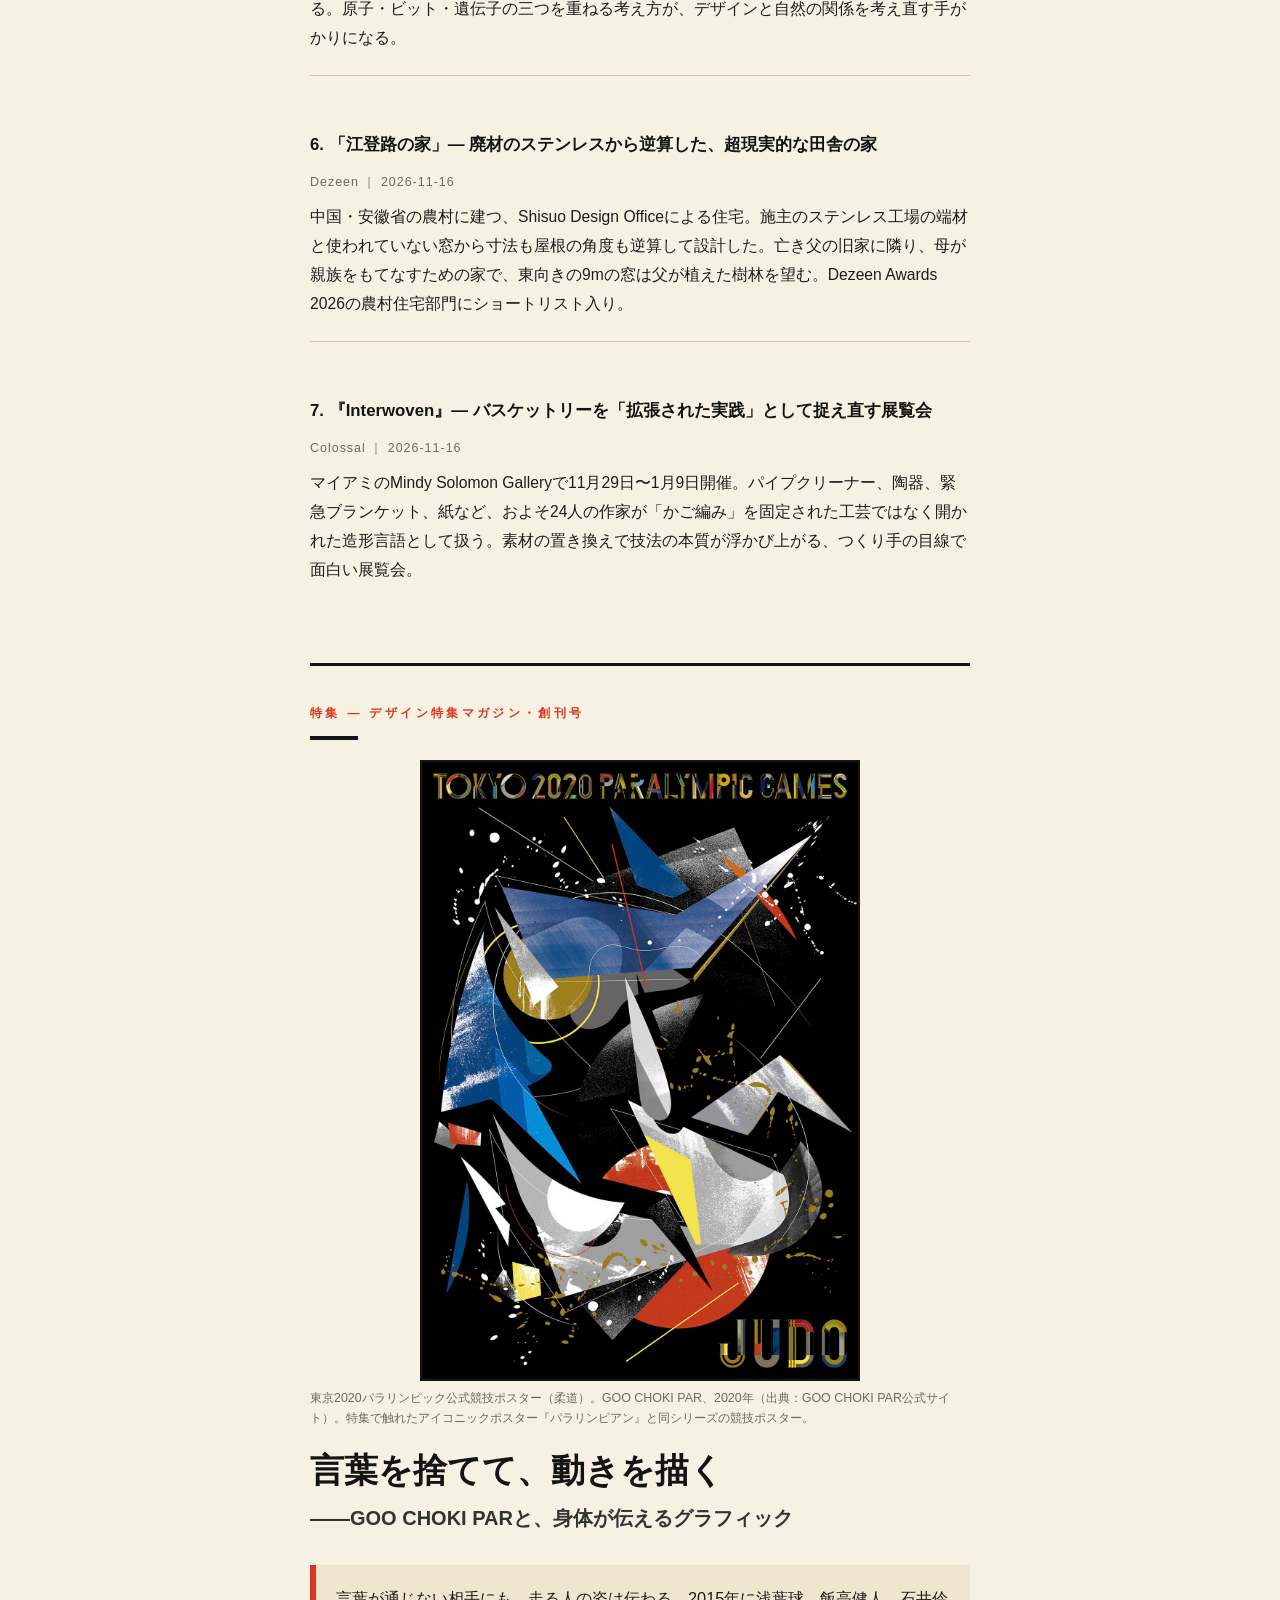
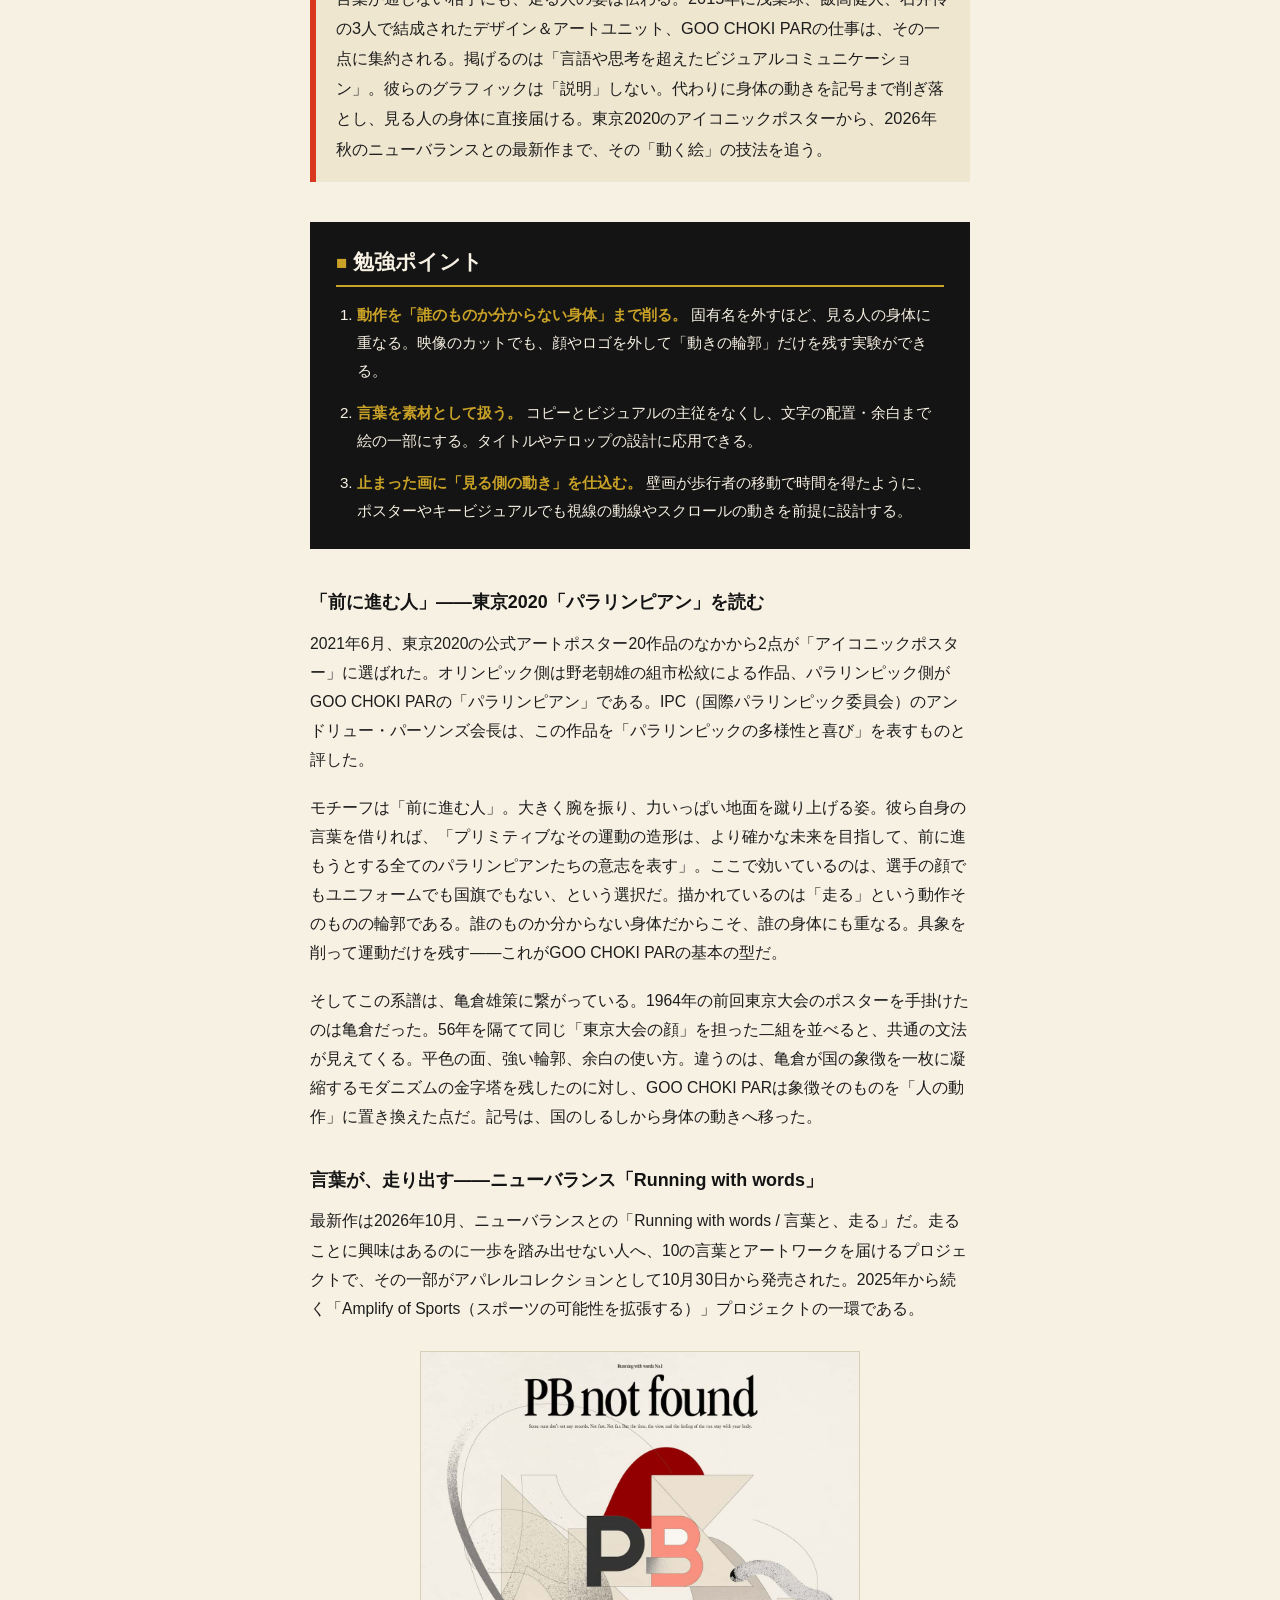
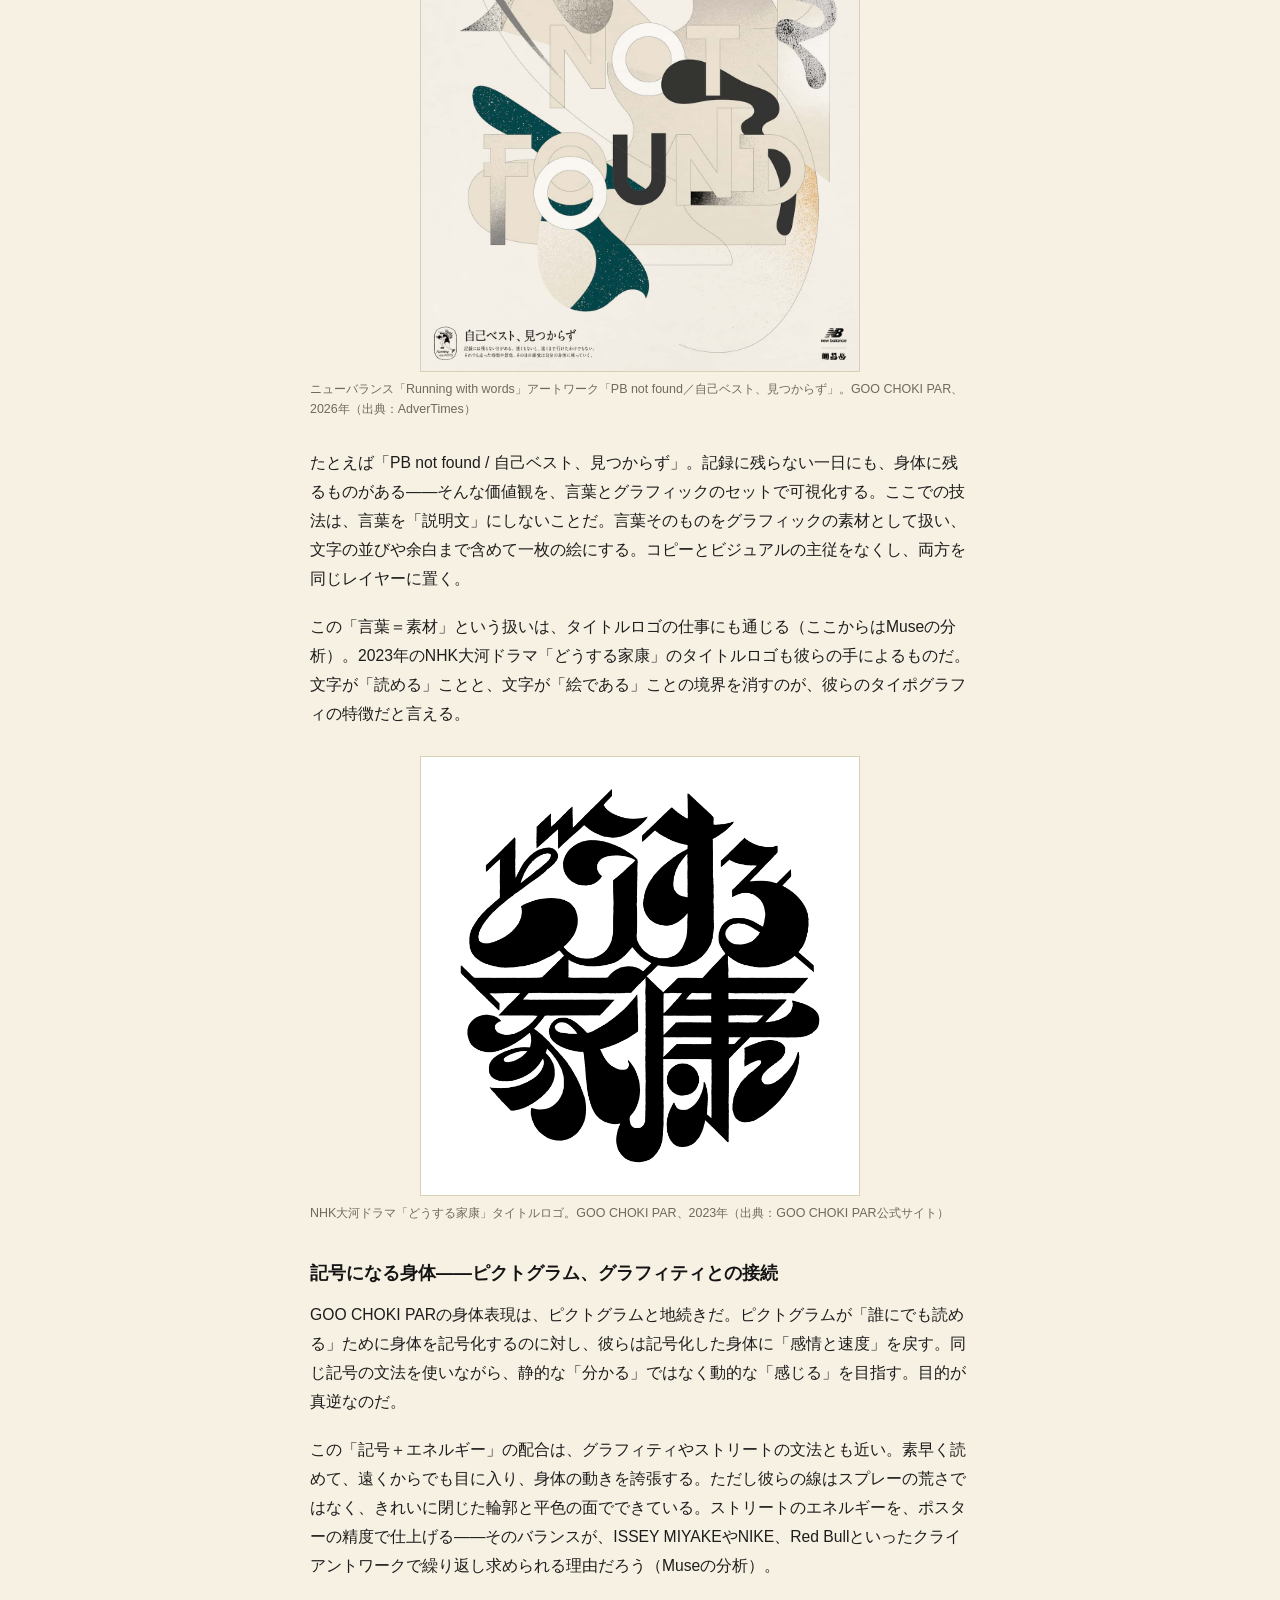
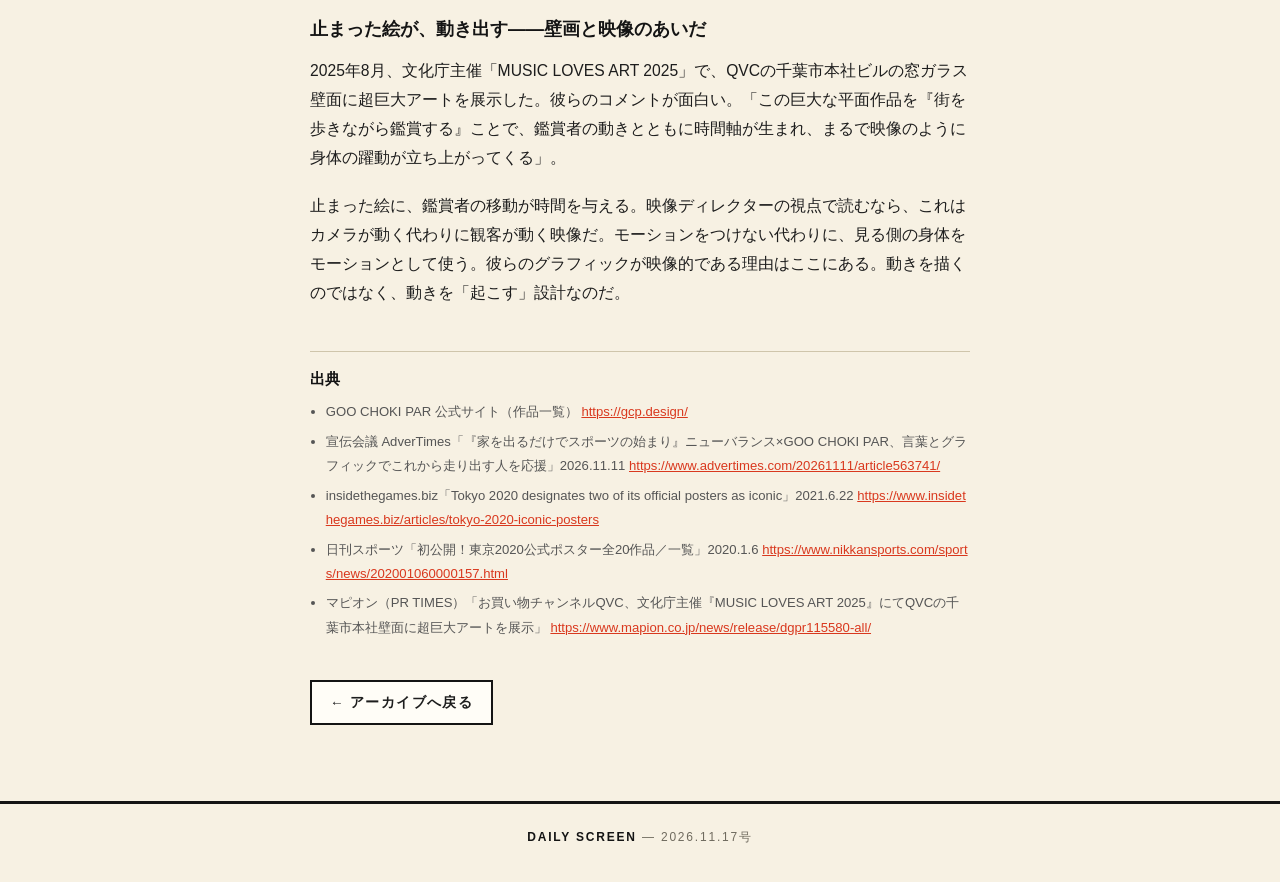
<file: issues/2026-11-17.html>
<!DOCTYPE html>
<html lang="ja">
<head>
<meta charset="UTF-8">
<meta name="viewport" content="width=device-width, initial-scale=1.0">
<title>2026.11.17号 | DAILY SCREEN</title>
<meta name="description" content="DAILY SCREEN 2026年11月17日号。ニュース7本（Paper Trail、SATIS 2026、Dezeen Awards 2026ほか）と特集「言葉を捨てて、動きを描く ――GOO CHOKI PAR」を収録。">
<link rel="stylesheet" href="../style.css">
</head>
<body>

<header class="site-header">
  <div class="inner">
    <a class="site-name" href="../index.html">DAILY <span>SCREEN</span></a>
    <p class="site-tagline">映像とデザインを、毎朝読む。</p>
  </div>
</header>

<main class="article-wrap">
  <div class="article-head">
    <p class="kicker">DAILY SCREEN ― 日刊号</p>
    <h1>2026.11.17号</h1>
    <p class="article-meta">2026年11月17日（火） ｜ ニュース7本 ＋ 特集「GOO CHOKI PAR」</p>
    <figure class="issue-cover">
      <img src="../assets/cover-2026-11-17.png" alt="DAILY SCREEN 2026.11.17号 表紙">
      <figcaption>DAILY SCREEN 2026.11.17号 表紙。カバーライン：Paper Trail／Dezeen Awards V&amp;A／SATIS 2026／オックスマン。</figcaption>
    </figure>
    <div class="cover-points">
      <h2>表紙のデザインのポイント</h2>
      <ul>
        <li>赤い円と黒いグリッド、赤・黒・生成りの限定色で、亀倉雄策の日本モダニズムポスターの骨格そのままに。</li>
        <li>細い手描きの曲線が一本だけ走るのは『Paper Trail』の手書きの線。幾何学の堅さに、人の手の気配を足している。</li>
        <li>誌名とカバーライン4本を上下の余白にきっちり整理し、安田昂弘的なグリッド感とミニマルな情報整理でまとめている。</li>
      </ul>
    </div>
  </div>

  <article>
    <h2 class="section-title">ニュース</h2>

    <div class="highlights">
      <h3>今日のハイライト</h3>
      <ul>
        <li>ドン・ハーツフェルトの新作短編『Paper Trail』が期間限定で無料公開中。手書きの変遷で一人の人生を綴る。</li>
        <li>Dezeen Awards 2026、デザイン部門の大賞はV&amp;A East Storehouseの案内サイン（Fieldwork Facility）。サインが「案内を超えて場のアイデンティティになる」好例。</li>
        <li>パリSATIS 2026レポート：放送現場のAI自動化は「特別な展示」から「日常の風景」へ。</li>
      </ul>
    </div>

    <div class="news-item">
      <h3><a href="https://www.thisiscolossal.com/2026/11/paper-trail-animal-don-hertzfeldt/">1. ドン・ハーツフェルト『Paper Trail』— 手書きで綴る一人の人生</a></h3>
      <p class="news-meta">Colossal ｜ 2026-11-16</p>
      <p>主人公スティーブン・リチャードソンの、最初の落書きから名前の練習、思春期のラブレター、買い物リストや仕事のメモまで。手書きの変化だけで人生の時間を描く短編。アヌシー、サンダンス、SXSWなどで受賞を重ねた話題作が、Vimeoで期間限定ストリーミング中。</p>
    </div>

    <div class="news-item">
      <h3><a href="https://jp.pronews.com/all/202611160904798479.html">2. SATIS 2026：自動化とAIが日常の風景になる</a></h3>
      <p class="news-meta">PRONEWS ｜ 2026-11-16</p>
      <p>11月4〜5日にパリで開かれた放送・映像制作の展示会レポート。台本と進行表から機材をノーコードで動かすCUEZ、カメラの切り替えまでAIに任せるSyngateなど、自動化が「特別なテーマ」ではなく展示の一部として並ぶ様子が分かる。ソニー、キヤノン、ヤマハら日系の存在感や、IP化の浸透も。少人数で多様な番組を届ける時代の、現場の空気感が掴める一本。</p>
    </div>

    <div class="news-item">
      <h3><a href="https://www.designboom.com/art/bird-plane-funny-weather-theo-triantafyllidis/">3. テオ・トリアンタフィリディス『Funny Weather』— 天気が主役になる映像インスタレーション</a></h3>
      <p class="news-meta">designboom ｜ 2026-11-15</p>
      <p>マンチェスターのAviva Studiosで11月11日〜12月6日（＋2027年1月19日〜3月26日）開催。現地の天気・上空を飛ぶ飛行機・野鳥の目撃情報という3つのリアルタイムデータを、独自のAIオラクルに与えて空のシミュレーションを生成する。香港、メルボルン、ニューヨークへ巡回し、都市ごとに現地データで作り直される。天気予報と占いの古い結びつきを、生成AIでいまに引き戻した試み。</p>
    </div>

    <div class="news-item">
      <h3><a href="https://www.dezeen.com/2026/11/16/dezeen-awards-2026-design-project-of-the-year-winner-va-east-storehouse/">4. Dezeen Awards 2026 デザイン大賞 — V&amp;A East Storehouseの案内サイン</a></h3>
      <p class="news-meta">Dezeen ｜ 2026-11-16</p>
      <p>ロンドン・V&amp;A East Storehouseのウェイファインディング（Fieldwork Facility）が、デザイン部門最優秀賞とグラフィックデザイン部門賞をダブル受賞。25万点の収蔵品を抱える倉庫型ミュージアムを、Z世代向けアプリの発想で案内する。「サインは導くだけでなく、アイデンティティと場の感覚をつくる」という審査評が、映像のグラフィック設計にも通じる。</p>
    </div>

    <div class="news-item">
      <h3><a href="https://www.designboom.com/design/neri-oxman-material-ecology-future-buildings-living-organisms-book/">5. ネリ・オックスマン『Mediated Matter』— 生きる素材でつくる建築</a></h3>
      <p class="news-meta">designboom ｜ 2026-11-16</p>
      <p>MITメディアラボでの20年の研究をまとめた612頁のモノグラフ。6500匹のカイコとロボットが共作した《Silk Pavilion》、リンゴの皮やエビの殻からつくる水性バイオプラスチック《Aguahoja》など、「自然を素材の共同制作者にする」マテリアル・エコロジーを提唱する。原子・ビット・遺伝子の三つを重ねる考え方が、デザインと自然の関係を考え直す手がかりになる。</p>
    </div>

    <div class="news-item">
      <h3><a href="https://www.dezeen.com/2026/11/16/shisuo-design-office-jiang-deng-lu/">6. 「江登路の家」— 廃材のステンレスから逆算した、超現実的な田舎の家</a></h3>
      <p class="news-meta">Dezeen ｜ 2026-11-16</p>
      <p>中国・安徽省の農村に建つ、Shisuo Design Officeによる住宅。施主のステンレス工場の端材と使われていない窓から寸法も屋根の角度も逆算して設計した。亡き父の旧家に隣り、母が親族をもてなすための家で、東向きの9mの窓は父が植えた樹林を望む。Dezeen Awards 2026の農村住宅部門にショートリスト入り。</p>
    </div>

    <div class="news-item">
      <h3><a href="https://www.thisiscolossal.com/2026/11/interwoven-basketry-as-expanded-practice-craft-exhibition/">7. 『Interwoven』— バスケットリーを「拡張された実践」として捉え直す展覧会</a></h3>
      <p class="news-meta">Colossal ｜ 2026-11-16</p>
      <p>マイアミのMindy Solomon Galleryで11月29日〜1月9日開催。パイプクリーナー、陶器、緊急ブランケット、紙など、およそ24人の作家が「かご編み」を固定された工芸ではなく開かれた造形言語として扱う。素材の置き換えで技法の本質が浮かび上がる、つくり手の目線で面白い展覧会。</p>
    </div>

    <section class="feature">
      <p class="kicker">特集 ― デザイン特集マガジン・創刊号</p>
      <figure class="hero portrait">
        <img src="../assets/gcp-tokyo2020-judo-poster.jpg" alt="東京2020パラリンピック公式競技ポスター（柔道）GOO CHOKI PAR">
        <figcaption>東京2020パラリンピック公式競技ポスター（柔道）。GOO CHOKI PAR、2020年（出典：GOO CHOKI PAR公式サイト）。特集で触れたアイコニックポスター『パラリンピアン』と同シリーズの競技ポスター。</figcaption>
      </figure>
      <h2 class="feature-title">言葉を捨てて、動きを描く</h2>
      <p class="feature-subtitle">――GOO CHOKI PARと、身体が伝えるグラフィック</p>

      <p class="lead">言葉が通じない相手にも、走る人の姿は伝わる。2015年に浅葉球、飯高健人、石井伶の3人で結成されたデザイン＆アートユニット、GOO CHOKI PARの仕事は、その一点に集約される。掲げるのは「言語や思考を超えたビジュアルコミュニケーション」。彼らのグラフィックは「説明」しない。代わりに身体の動きを記号まで削ぎ落とし、見る人の身体に直接届ける。東京2020のアイコニックポスターから、2026年秋のニューバランスとの最新作まで、その「動く絵」の技法を追う。</p>

      <div class="study">
        <h2>勉強ポイント</h2>
        <ol>
          <li><strong>動作を「誰のものか分からない身体」まで削る。</strong> 固有名を外すほど、見る人の身体に重なる。映像のカットでも、顔やロゴを外して「動きの輪郭」だけを残す実験ができる。</li>
          <li><strong>言葉を素材として扱う。</strong> コピーとビジュアルの主従をなくし、文字の配置・余白まで絵の一部にする。タイトルやテロップの設計に応用できる。</li>
          <li><strong>止まった画に「見る側の動き」を仕込む。</strong> 壁画が歩行者の移動で時間を得たように、ポスターやキービジュアルでも視線の動線やスクロールの動きを前提に設計する。</li>
        </ol>
      </div>

      <h3>「前に進む人」――東京2020「パラリンピアン」を読む</h3>
      <p>2021年6月、東京2020の公式アートポスター20作品のなかから2点が「アイコニックポスター」に選ばれた。オリンピック側は野老朝雄の組市松紋による作品、パラリンピック側がGOO CHOKI PARの「パラリンピアン」である。IPC（国際パラリンピック委員会）のアンドリュー・パーソンズ会長は、この作品を「パラリンピックの多様性と喜び」を表すものと評した。</p>
      <p>モチーフは「前に進む人」。大きく腕を振り、力いっぱい地面を蹴り上げる姿。彼ら自身の言葉を借りれば、「プリミティブなその運動の造形は、より確かな未来を目指して、前に進もうとする全てのパラリンピアンたちの意志を表す」。ここで効いているのは、選手の顔でもユニフォームでも国旗でもない、という選択だ。描かれているのは「走る」という動作そのものの輪郭である。誰のものか分からない身体だからこそ、誰の身体にも重なる。具象を削って運動だけを残す――これがGOO CHOKI PARの基本の型だ。</p>
      <p>そしてこの系譜は、亀倉雄策に繋がっている。1964年の前回東京大会のポスターを手掛けたのは亀倉だった。56年を隔てて同じ「東京大会の顔」を担った二組を並べると、共通の文法が見えてくる。平色の面、強い輪郭、余白の使い方。違うのは、亀倉が国の象徴を一枚に凝縮するモダニズムの金字塔を残したのに対し、GOO CHOKI PARは象徴そのものを「人の動作」に置き換えた点だ。記号は、国のしるしから身体の動きへ移った。</p>

      <h3>言葉が、走り出す――ニューバランス「Running with words」</h3>
      <p>最新作は2026年10月、ニューバランスとの「Running with words / 言葉と、走る」だ。走ることに興味はあるのに一歩を踏み出せない人へ、10の言葉とアートワークを届けるプロジェクトで、その一部がアパレルコレクションとして10月30日から発売された。2025年から続く「Amplify of Sports（スポーツの可能性を拡張する）」プロジェクトの一環である。</p>

      <figure class="portrait">
        <img src="../assets/gcp-newbalance-02.jpg" alt="Running with words アートワーク PB not found">
        <figcaption>ニューバランス「Running with words」アートワーク「PB not found／自己ベスト、見つからず」。GOO CHOKI PAR、2026年（出典：AdverTimes）</figcaption>
      </figure>

      <p>たとえば「PB not found / 自己ベスト、見つからず」。記録に残らない一日にも、身体に残るものがある――そんな価値観を、言葉とグラフィックのセットで可視化する。ここでの技法は、言葉を「説明文」にしないことだ。言葉そのものをグラフィックの素材として扱い、文字の並びや余白まで含めて一枚の絵にする。コピーとビジュアルの主従をなくし、両方を同じレイヤーに置く。</p>
      <p>この「言葉＝素材」という扱いは、タイトルロゴの仕事にも通じる（ここからはMuseの分析）。2023年のNHK大河ドラマ「どうする家康」のタイトルロゴも彼らの手によるものだ。文字が「読める」ことと、文字が「絵である」ことの境界を消すのが、彼らのタイポグラフィの特徴だと言える。</p>

      <figure class="portrait">
        <img src="../assets/gcp-ieyasu.jpg" alt="どうする家康 タイトルロゴ GOO CHOKI PAR">
        <figcaption>NHK大河ドラマ「どうする家康」タイトルロゴ。GOO CHOKI PAR、2023年（出典：GOO CHOKI PAR公式サイト）</figcaption>
      </figure>

      <h3>記号になる身体――ピクトグラム、グラフィティとの接続</h3>
      <p>GOO CHOKI PARの身体表現は、ピクトグラムと地続きだ。ピクトグラムが「誰にでも読める」ために身体を記号化するのに対し、彼らは記号化した身体に「感情と速度」を戻す。同じ記号の文法を使いながら、静的な「分かる」ではなく動的な「感じる」を目指す。目的が真逆なのだ。</p>
      <p>この「記号＋エネルギー」の配合は、グラフィティやストリートの文法とも近い。素早く読めて、遠くからでも目に入り、身体の動きを誇張する。ただし彼らの線はスプレーの荒さではなく、きれいに閉じた輪郭と平色の面でできている。ストリートのエネルギーを、ポスターの精度で仕上げる――そのバランスが、ISSEY MIYAKEやNIKE、Red Bullといったクライアントワークで繰り返し求められる理由だろう（Museの分析）。</p>

      <h3>止まった絵が、動き出す――壁画と映像のあいだ</h3>
      <p>2025年8月、文化庁主催「MUSIC LOVES ART 2025」で、QVCの千葉市本社ビルの窓ガラス壁面に超巨大アートを展示した。彼らのコメントが面白い。「この巨大な平面作品を『街を歩きながら鑑賞する』ことで、鑑賞者の動きとともに時間軸が生まれ、まるで映像のように身体の躍動が立ち上がってくる」。</p>
      <p>止まった絵に、鑑賞者の移動が時間を与える。映像ディレクターの視点で読むなら、これはカメラが動く代わりに観客が動く映像だ。モーションをつけない代わりに、見る側の身体をモーションとして使う。彼らのグラフィックが映像的である理由はここにある。動きを描くのではなく、動きを「起こす」設計なのだ。</p>

      <div class="sources">
        <h2>出典</h2>
        <ul>
          <li>GOO CHOKI PAR 公式サイト（作品一覧） <a href="https://gcp.design/">https://gcp.design/</a></li>
          <li>宣伝会議 AdverTimes「『家を出るだけでスポーツの始まり』ニューバランス×GOO CHOKI PAR、言葉とグラフィックでこれから走り出す人を応援」2026.11.11 <a href="https://www.advertimes.com/20261111/article563741/">https://www.advertimes.com/20261111/article563741/</a></li>
          <li>insidethegames.biz「Tokyo 2020 designates two of its official posters as iconic」2021.6.22 <a href="https://www.insidethegames.biz/articles/tokyo-2020-iconic-posters">https://www.insidethegames.biz/articles/tokyo-2020-iconic-posters</a></li>
          <li>日刊スポーツ「初公開！東京2020公式ポスター全20作品／一覧」2020.1.6 <a href="https://www.nikkansports.com/sports/news/202001060000157.html">https://www.nikkansports.com/sports/news/202001060000157.html</a></li>
          <li>マピオン（PR TIMES）「お買い物チャンネルQVC、文化庁主催『MUSIC LOVES ART 2025』にてQVCの千葉市本社壁面に超巨大アートを展示」 <a href="https://www.mapion.co.jp/news/release/dgpr115580-all/">https://www.mapion.co.jp/news/release/dgpr115580-all/</a></li>
        </ul>
      </div>
    </section>

    <a class="back" href="../index.html">← アーカイブへ戻る</a>
  </article>
</main>

<footer class="site-footer"><b>DAILY SCREEN</b> — 2026.11.17号</footer>
</body>
</html>
</file>
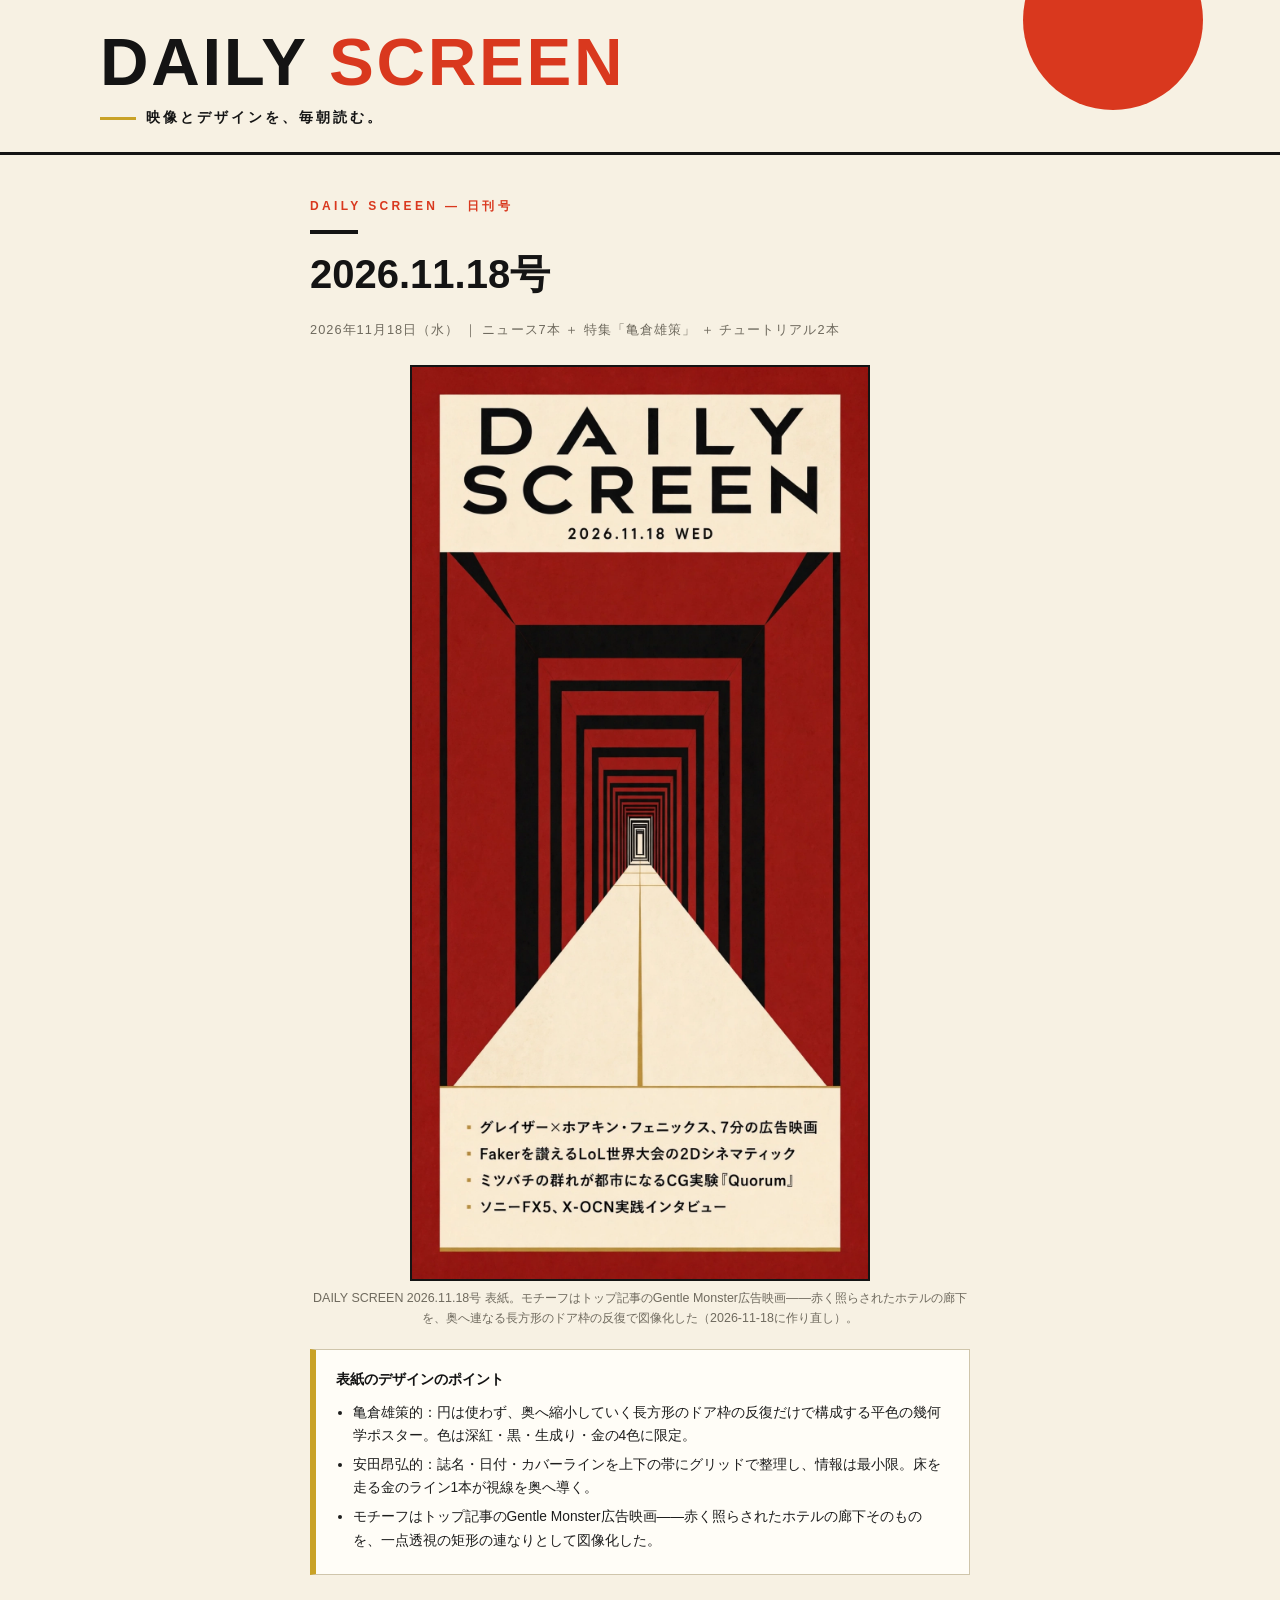
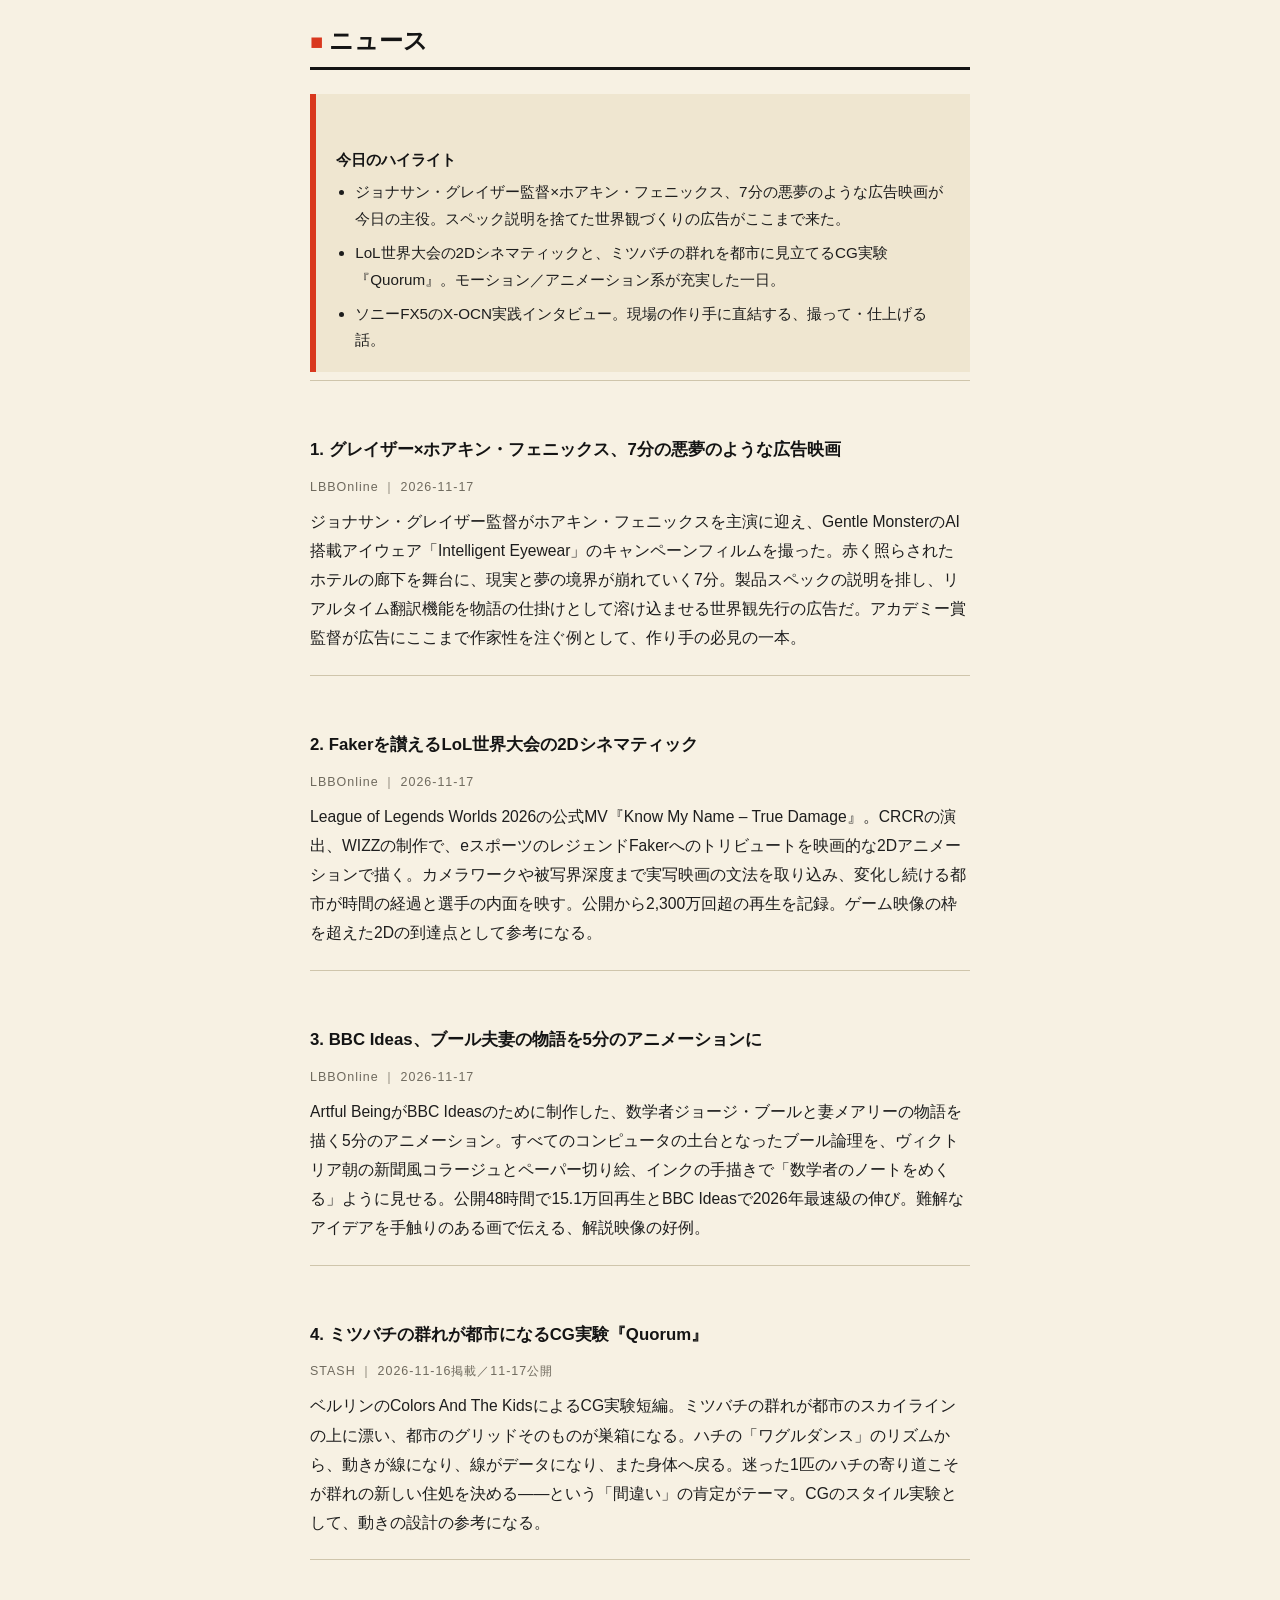
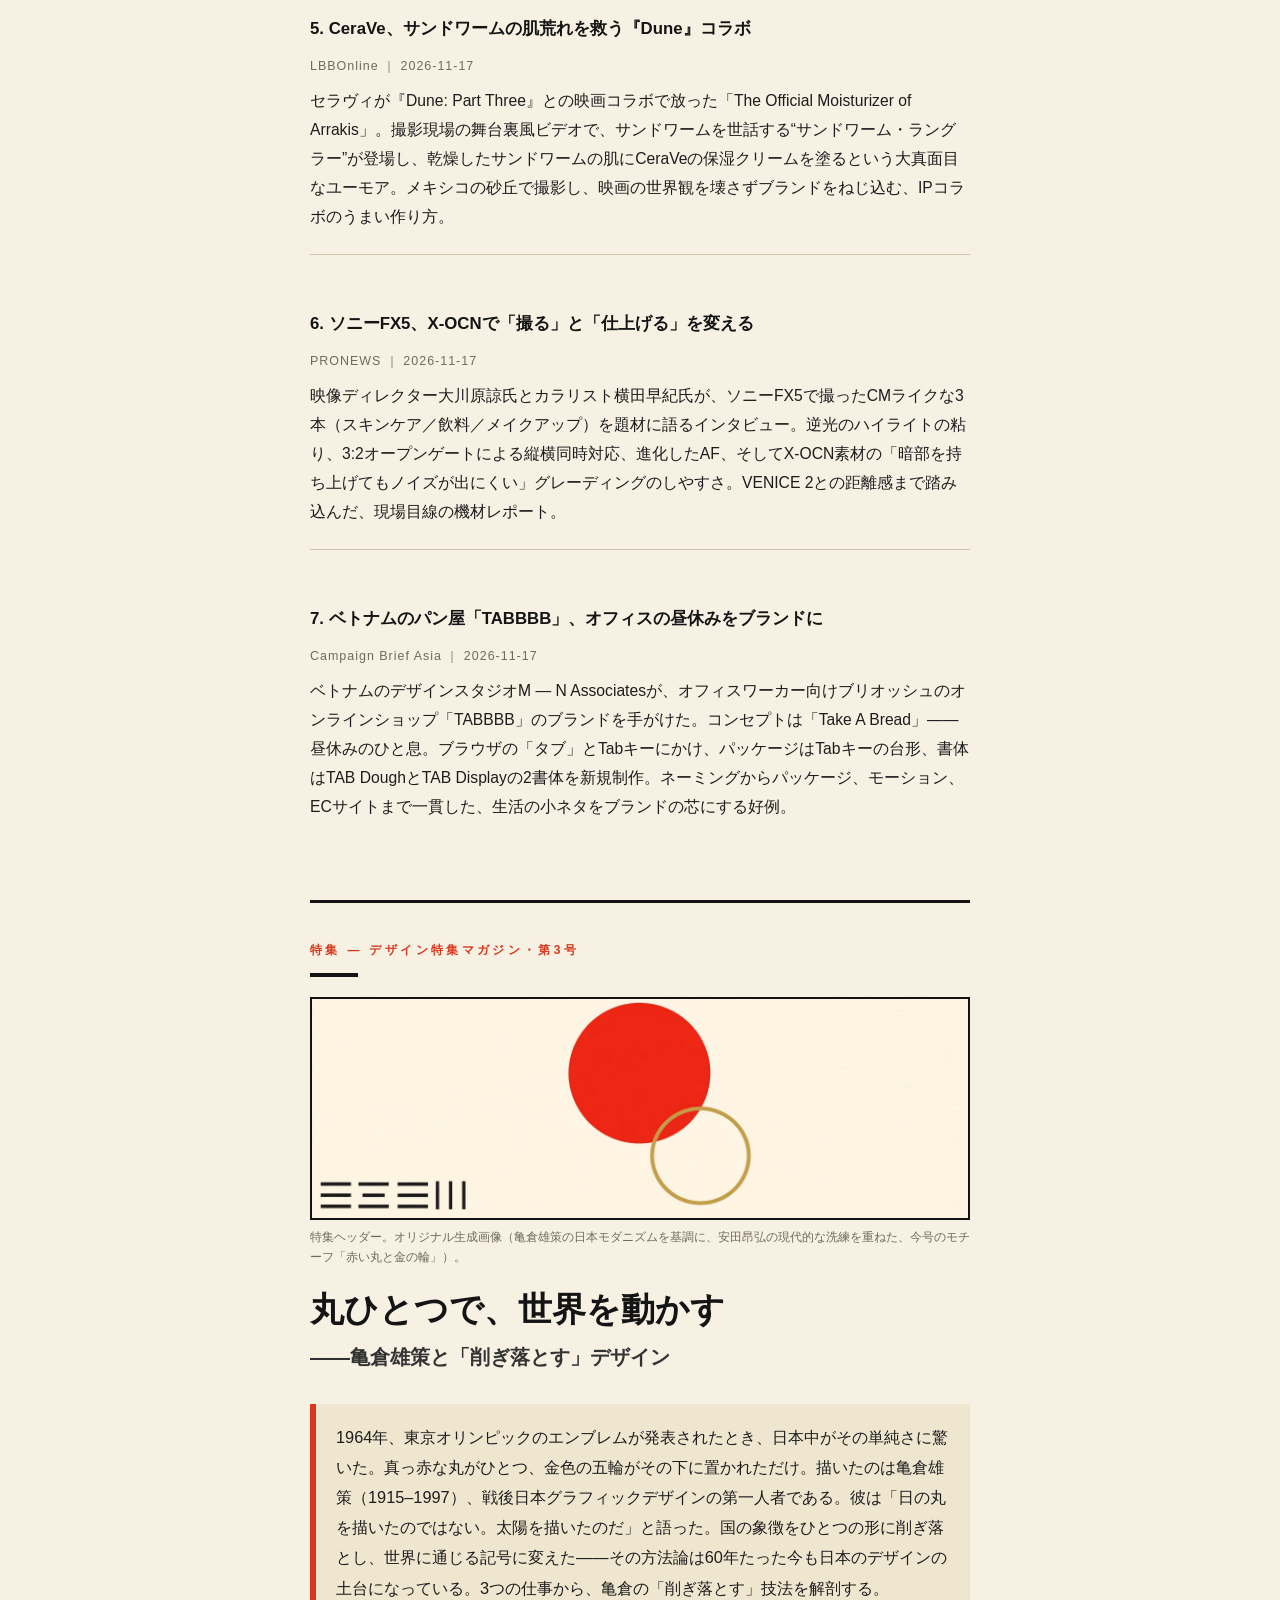
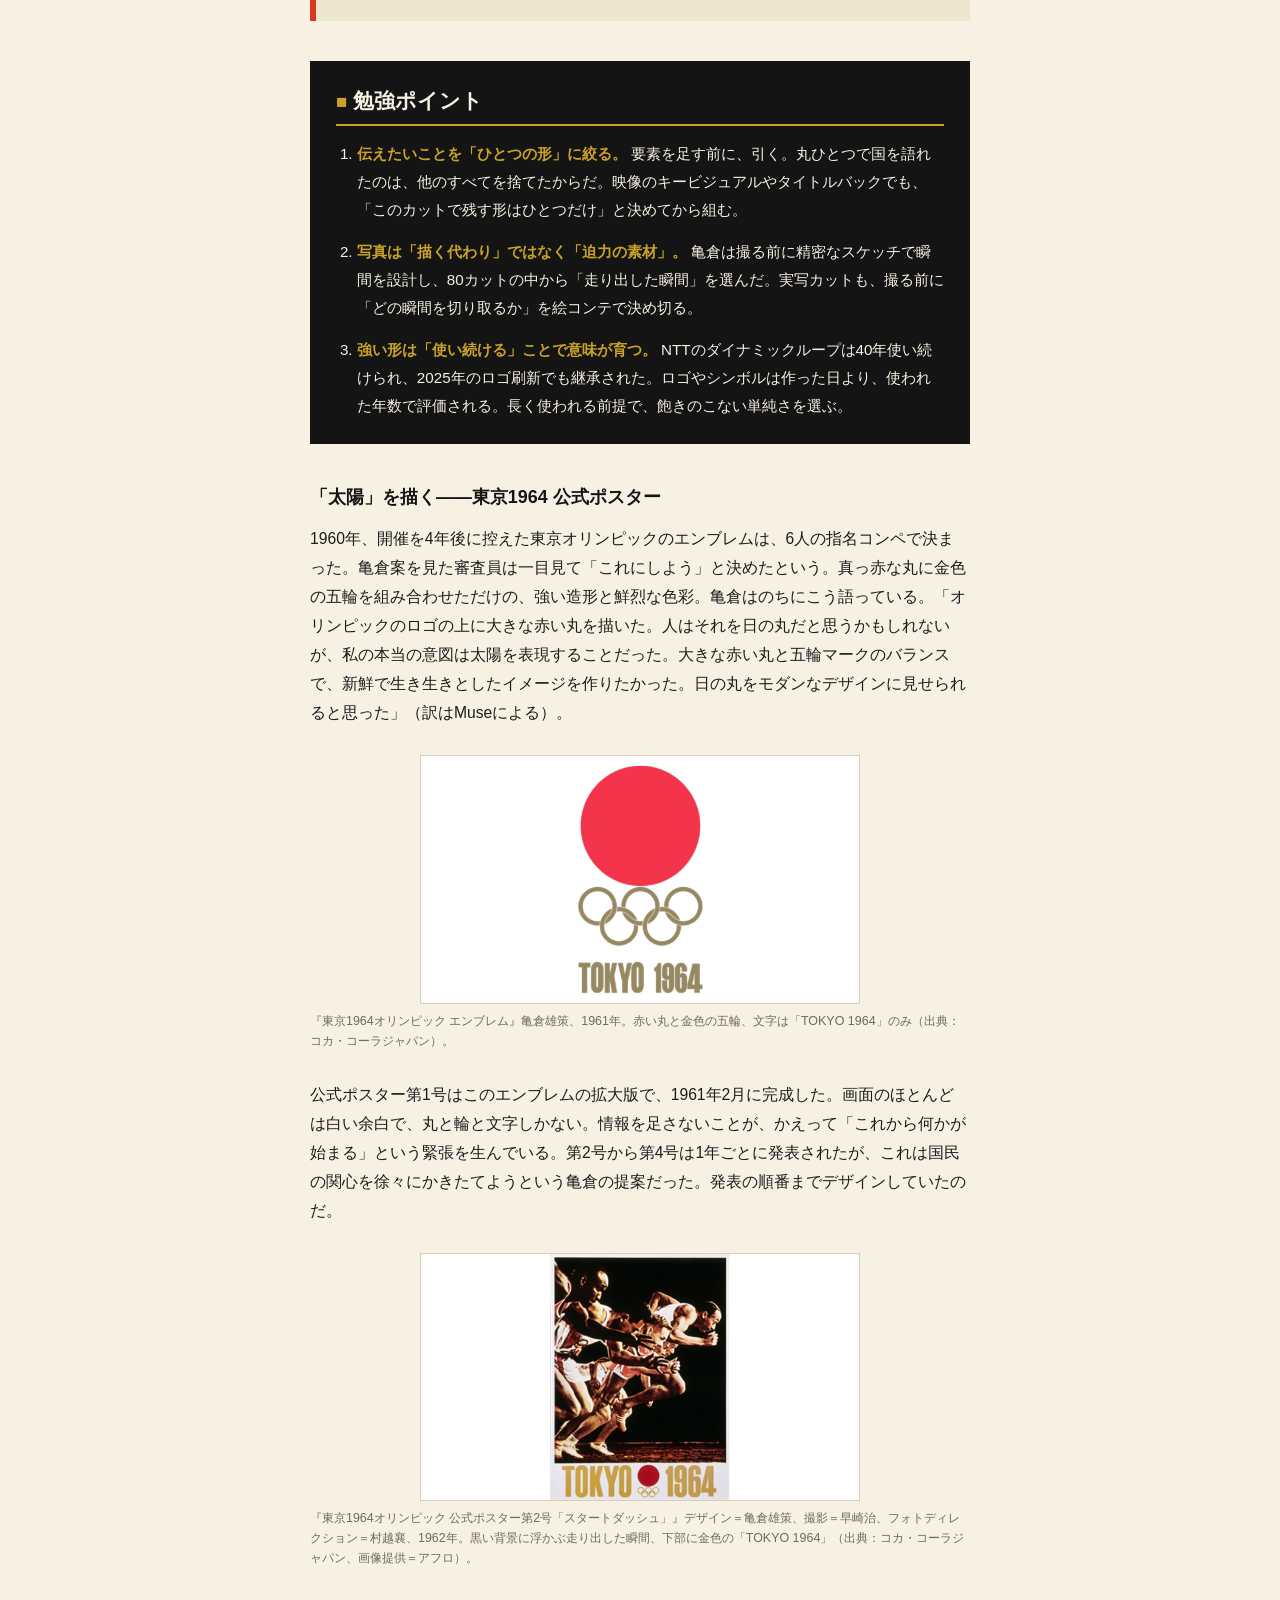
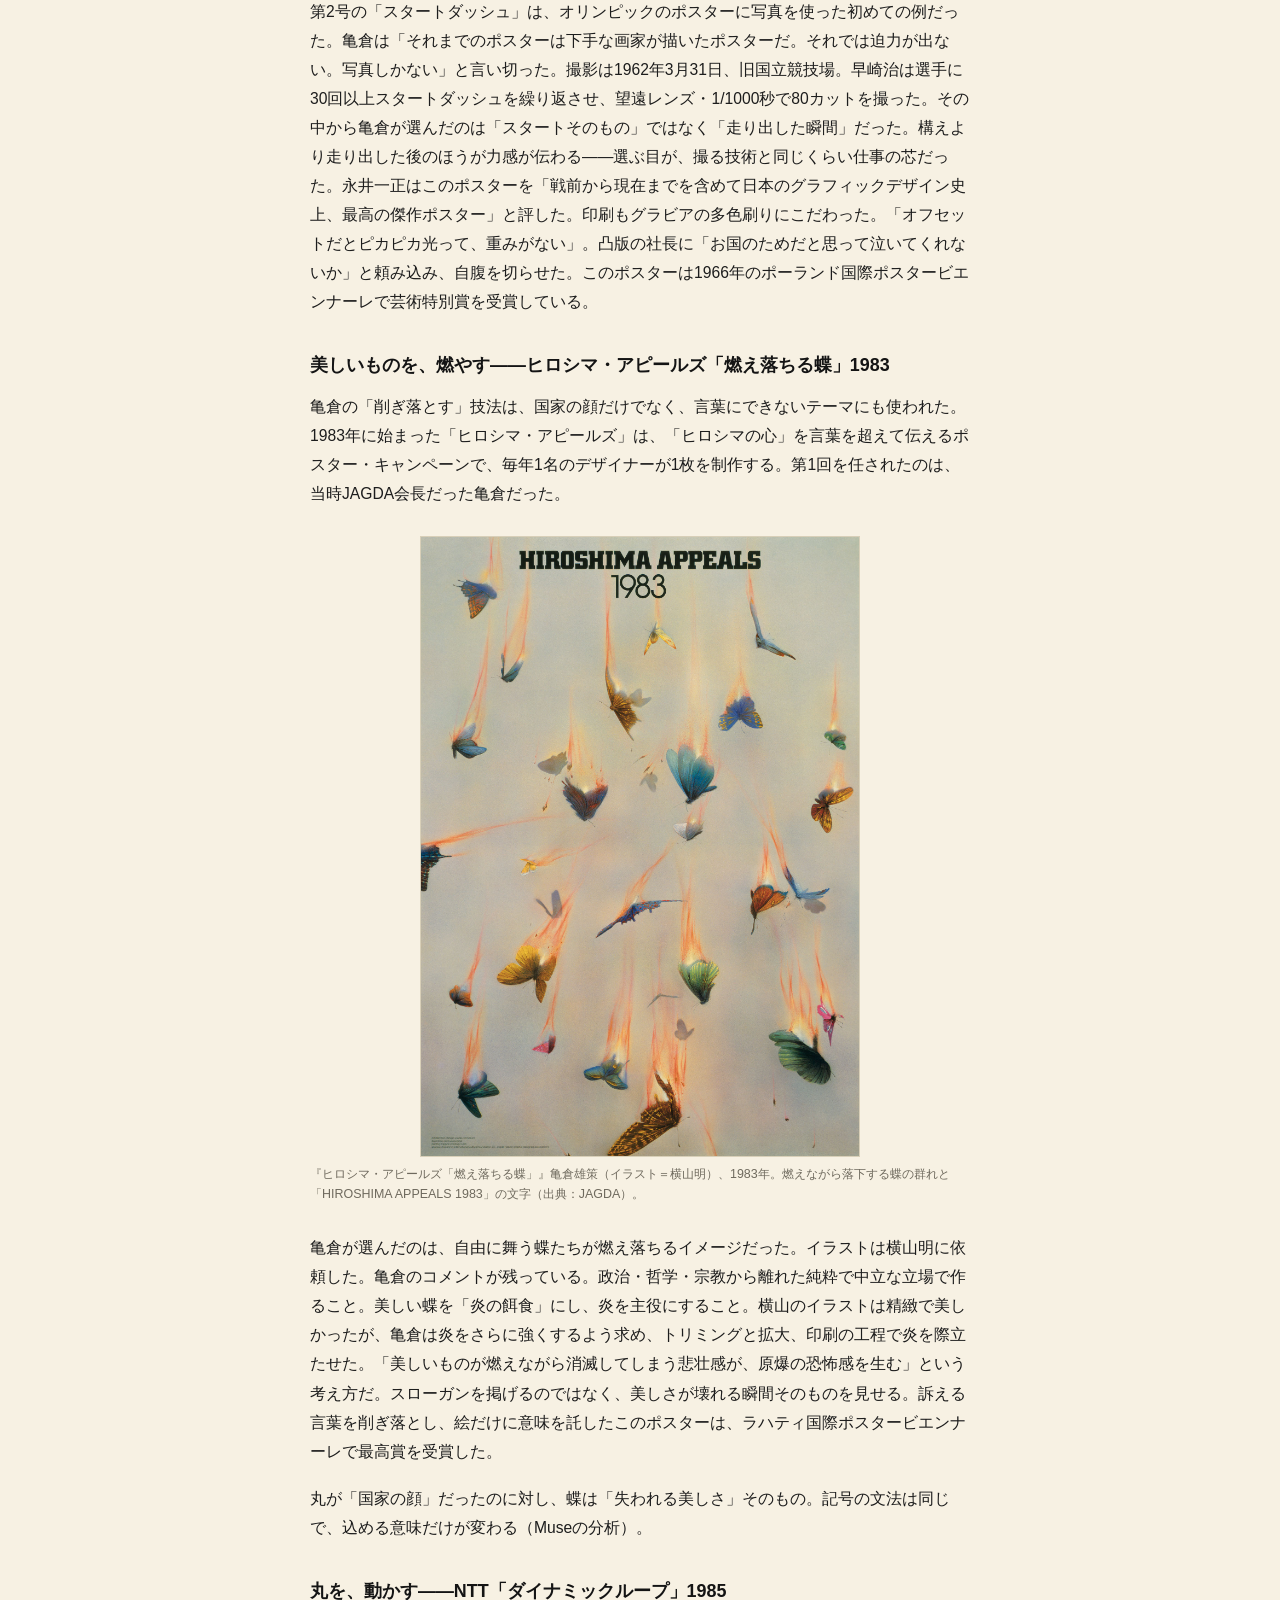
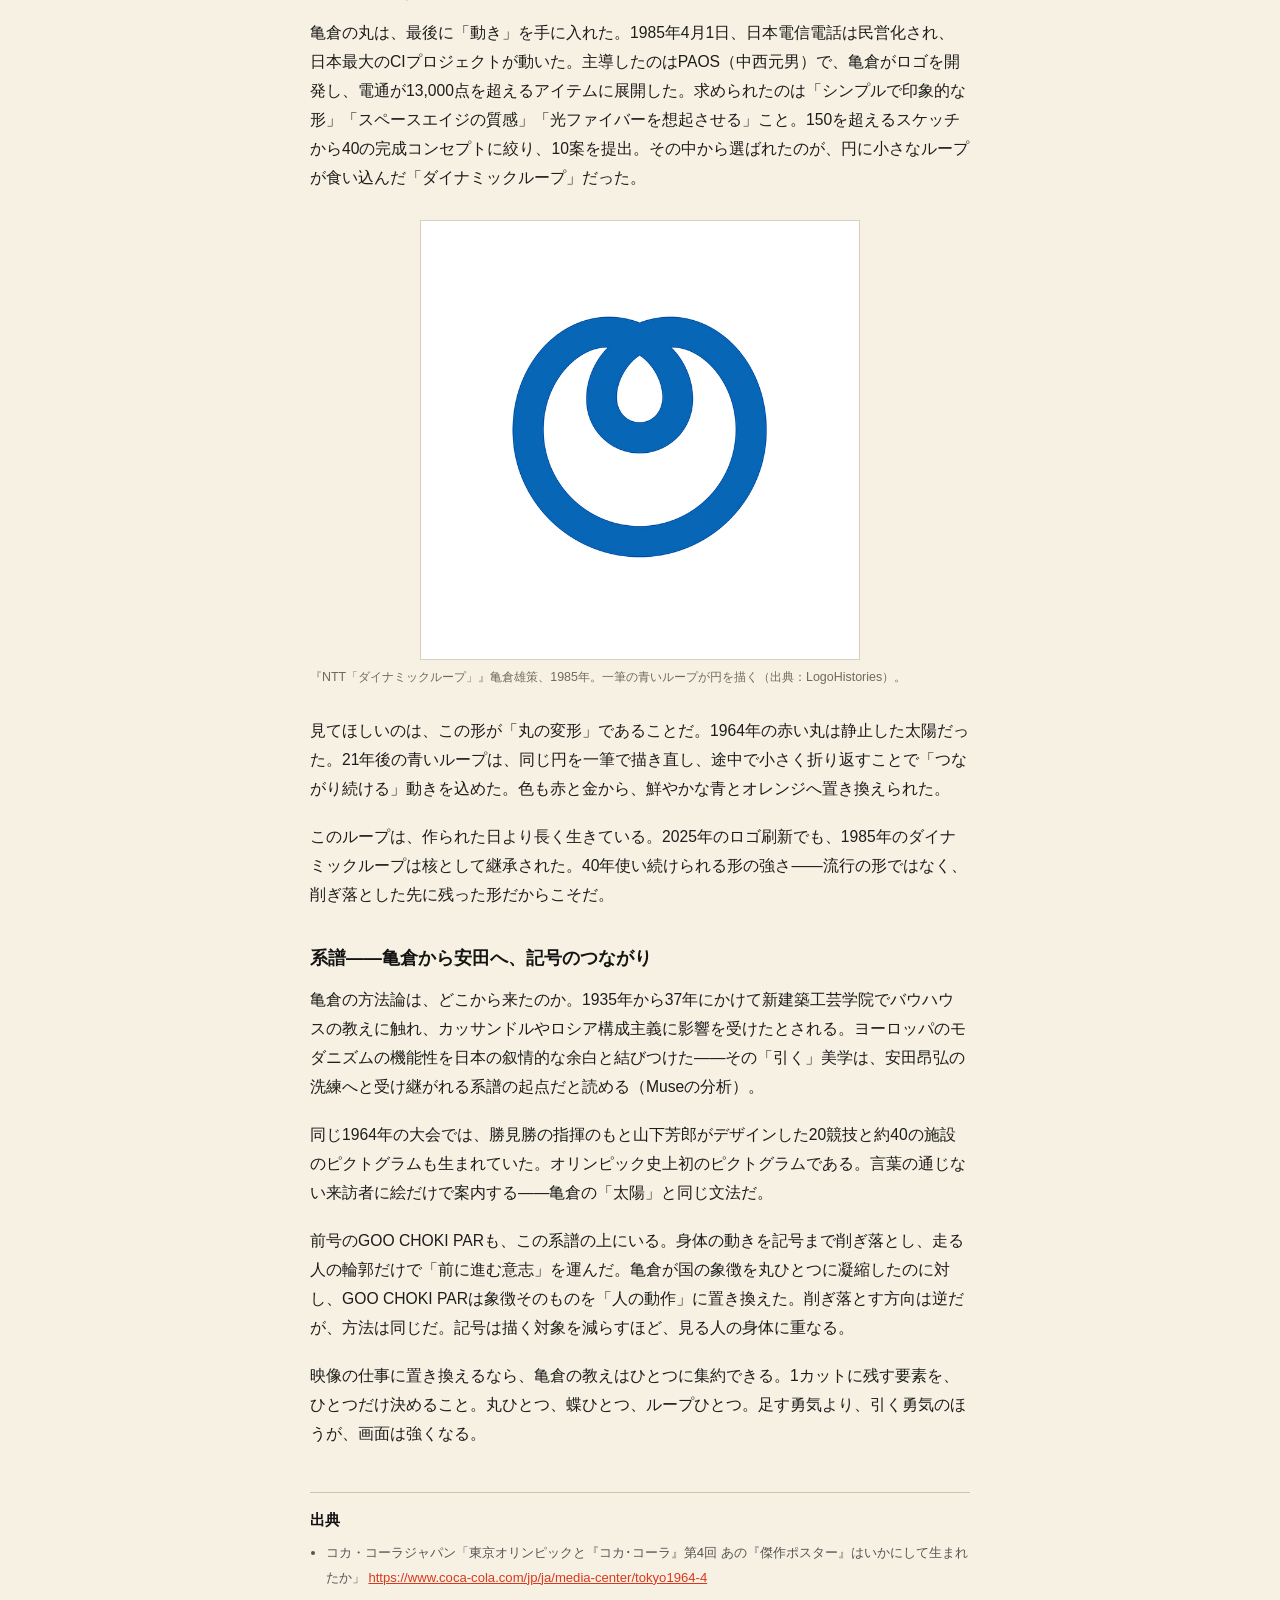
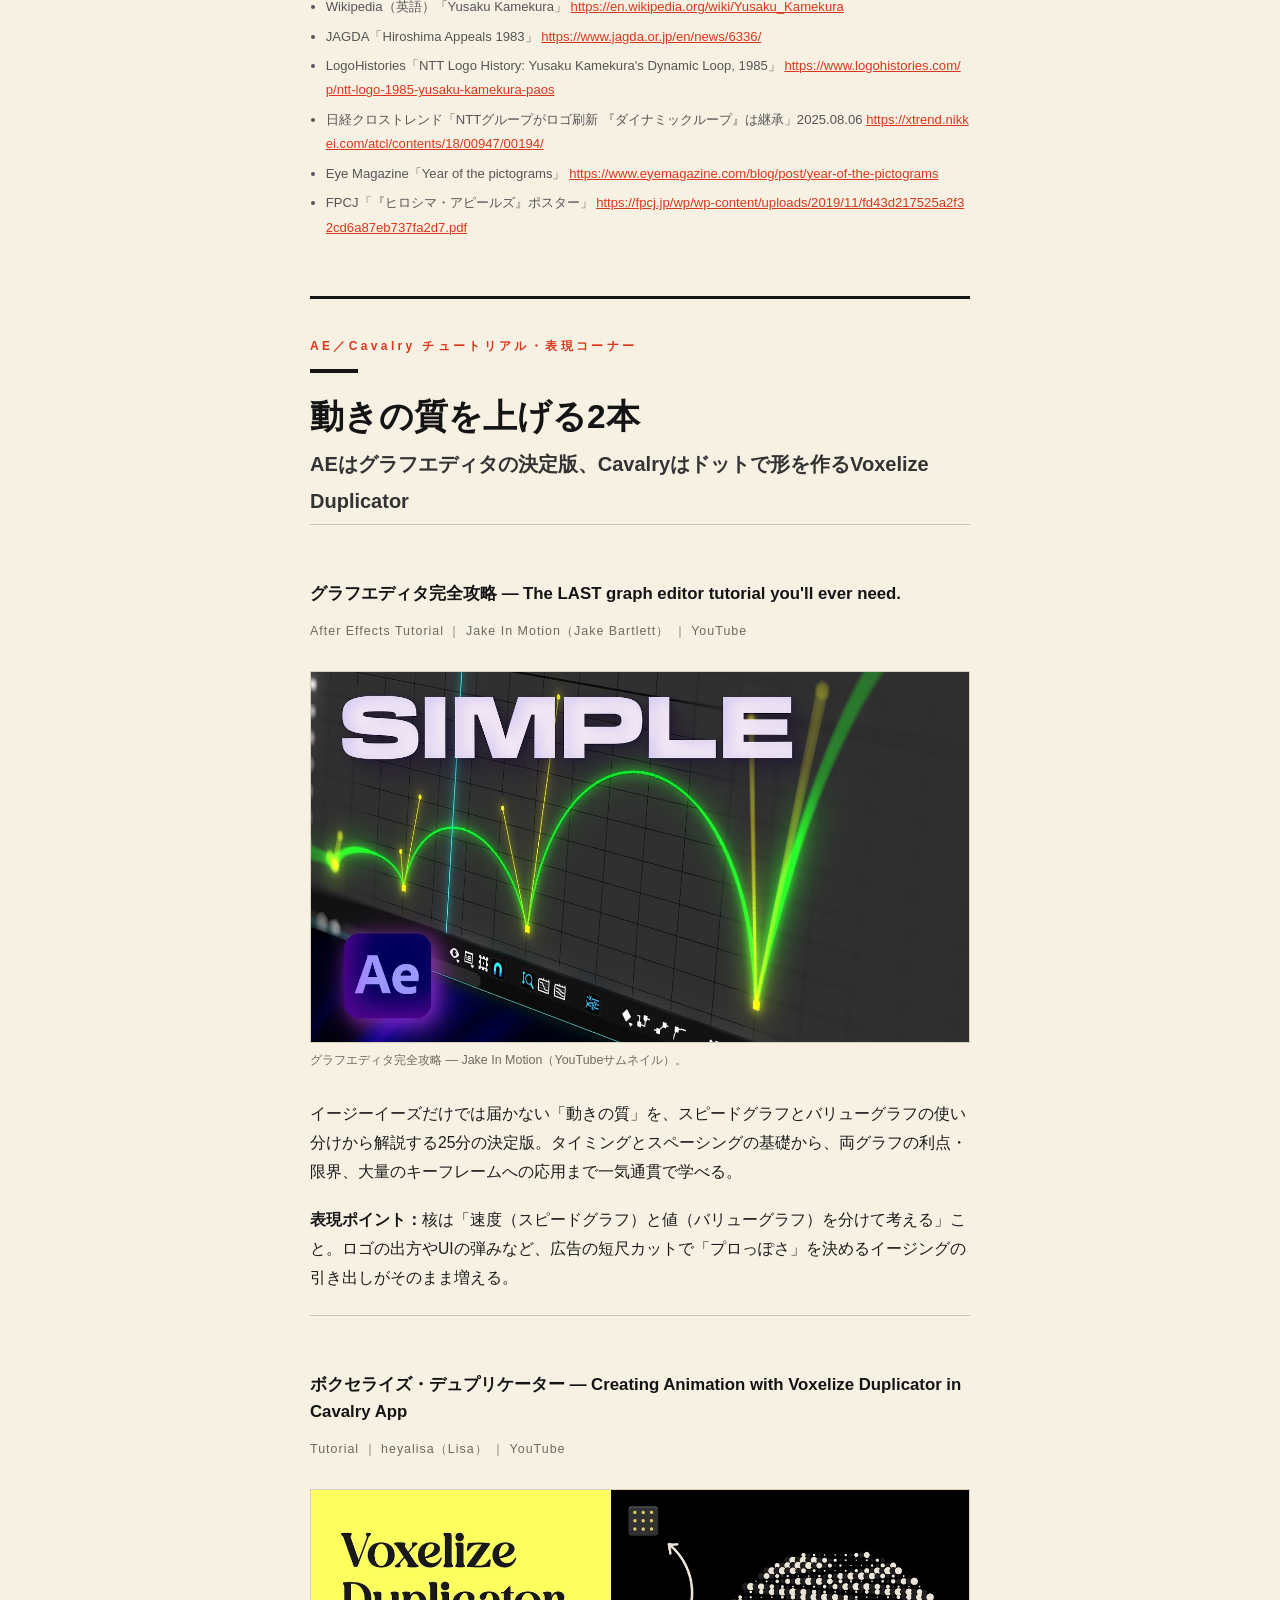
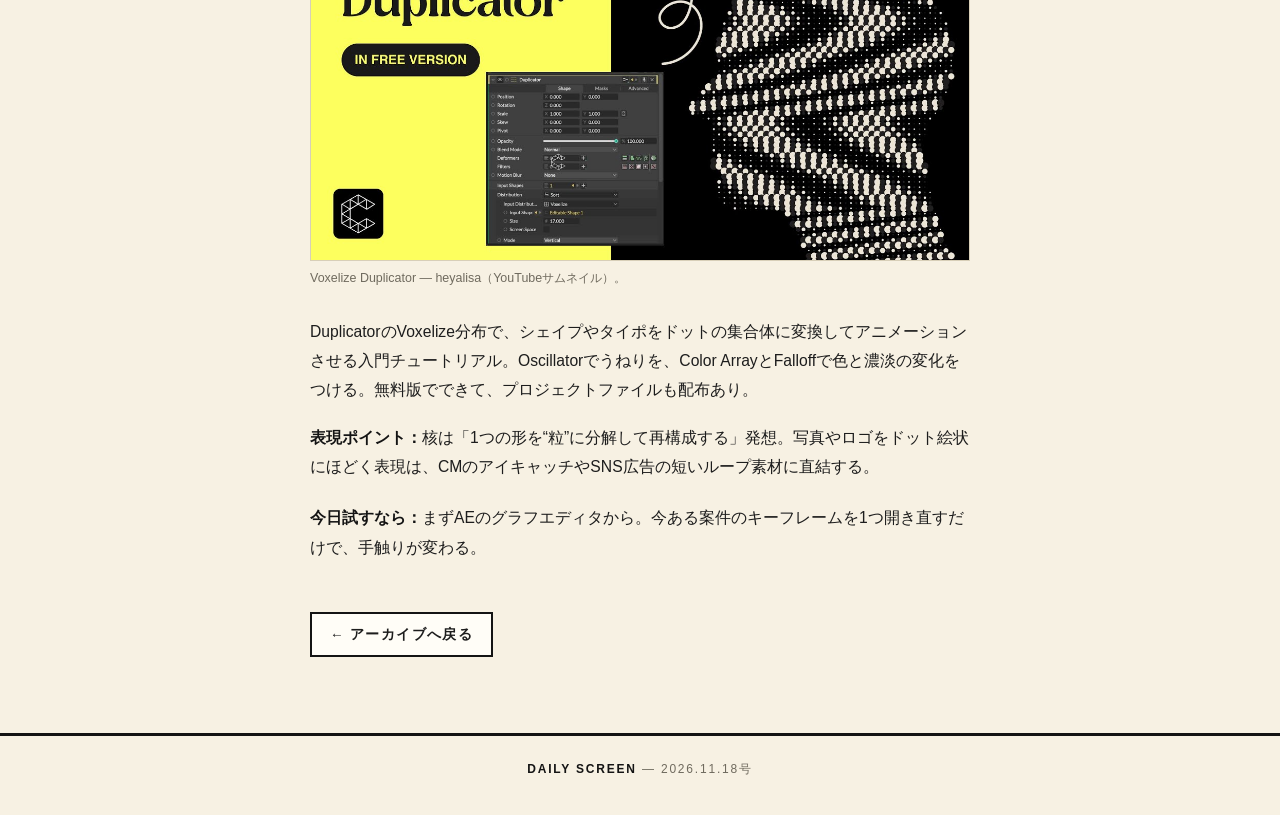
<file: issues/2026-11-18.html>
<!DOCTYPE html>
<html lang="ja">
<head>
<meta charset="UTF-8">
<meta name="viewport" content="width=device-width, initial-scale=1.0">
<title>2026.11.18号 | DAILY SCREEN</title>
<meta name="description" content="DAILY SCREEN 2026年11月18日号。ニュース7本（グレイザー×ホアキン・フェニックスの広告映画、LoL世界大会シネマティックほか）と特集「丸ひとつで、世界を動かす ――亀倉雄策」を収録。">
<link rel="stylesheet" href="../style.css">
</head>
<body>

<header class="site-header">
  <div class="inner">
    <a class="site-name" href="../index.html">DAILY <span>SCREEN</span></a>
    <p class="site-tagline">映像とデザインを、毎朝読む。</p>
  </div>
</header>

<main class="article-wrap">
  <div class="article-head">
    <p class="kicker">DAILY SCREEN ― 日刊号</p>
    <h1>2026.11.18号</h1>
    <p class="article-meta">2026年11月18日（水） ｜ ニュース7本 ＋ 特集「亀倉雄策」 ＋ チュートリアル2本</p>
    <figure class="issue-cover">
      <img src="../assets/cover-2026-11-18.png" alt="DAILY SCREEN 2026.11.18号 表紙">
      <figcaption>DAILY SCREEN 2026.11.18号 表紙。モチーフはトップ記事のGentle Monster広告映画——赤く照らされたホテルの廊下を、奥へ連なる長方形のドア枠の反復で図像化した（2026-11-18に作り直し）。</figcaption>
    </figure>
    <div class="cover-points">
      <h2>表紙のデザインのポイント</h2>
      <ul>
        <li>亀倉雄策的：円は使わず、奥へ縮小していく長方形のドア枠の反復だけで構成する平色の幾何学ポスター。色は深紅・黒・生成り・金の4色に限定。</li>
        <li>安田昂弘的：誌名・日付・カバーラインを上下の帯にグリッドで整理し、情報は最小限。床を走る金のライン1本が視線を奥へ導く。</li>
        <li>モチーフはトップ記事のGentle Monster広告映画——赤く照らされたホテルの廊下そのものを、一点透視の矩形の連なりとして図像化した。</li>
      </ul>
    </div>
  </div>

  <article>
    <h2 class="section-title">ニュース</h2>

    <div class="highlights">
      <h3>今日のハイライト</h3>
      <ul>
        <li>ジョナサン・グレイザー監督×ホアキン・フェニックス、7分の悪夢のような広告映画が今日の主役。スペック説明を捨てた世界観づくりの広告がここまで来た。</li>
        <li>LoL世界大会の2Dシネマティックと、ミツバチの群れを都市に見立てるCG実験『Quorum』。モーション／アニメーション系が充実した一日。</li>
        <li>ソニーFX5のX-OCN実践インタビュー。現場の作り手に直結する、撮って・仕上げる話。</li>
      </ul>
    </div>

    <div class="news-item">
      <h3><a href="https://lbbonline.com/news/Jonathan-Glazer-Joaquin-Phoenix-Gentle-Monsters-Intelligent-eyewear-news-new-campaign">1. グレイザー×ホアキン・フェニックス、7分の悪夢のような広告映画</a></h3>
      <p class="news-meta">LBBOnline ｜ 2026-11-17</p>
      <p>ジョナサン・グレイザー監督がホアキン・フェニックスを主演に迎え、Gentle MonsterのAI搭載アイウェア「Intelligent Eyewear」のキャンペーンフィルムを撮った。赤く照らされたホテルの廊下を舞台に、現実と夢の境界が崩れていく7分。製品スペックの説明を排し、リアルタイム翻訳機能を物語の仕掛けとして溶け込ませる世界観先行の広告だ。アカデミー賞監督が広告にここまで作家性を注ぐ例として、作り手の必見の一本。</p>
    </div>

    <div class="news-item">
      <h3><a href="https://lbbonline.com/news/league-of-legends-worlds-2026-brings-faker-s-story-to-life-in-cinematic-2d-film">2. Fakerを讃えるLoL世界大会の2Dシネマティック</a></h3>
      <p class="news-meta">LBBOnline ｜ 2026-11-17</p>
      <p>League of Legends Worlds 2026の公式MV『Know My Name – True Damage』。CRCRの演出、WIZZの制作で、eスポーツのレジェンドFakerへのトリビュートを映画的な2Dアニメーションで描く。カメラワークや被写界深度まで実写映画の文法を取り込み、変化し続ける都市が時間の経過と選手の内面を映す。公開から2,300万回超の再生を記録。ゲーム映像の枠を超えた2Dの到達点として参考になる。</p>
    </div>

    <div class="news-item">
      <h3><a href="https://lbbonline.com/news/bbc-ideas-george-and-mary-boole">3. BBC Ideas、ブール夫妻の物語を5分のアニメーションに</a></h3>
      <p class="news-meta">LBBOnline ｜ 2026-11-17</p>
      <p>Artful BeingがBBC Ideasのために制作した、数学者ジョージ・ブールと妻メアリーの物語を描く5分のアニメーション。すべてのコンピュータの土台となったブール論理を、ヴィクトリア朝の新聞風コラージュとペーパー切り絵、インクの手描きで「数学者のノートをめくる」ように見せる。公開48時間で15.1万回再生とBBC Ideasで2026年最速級の伸び。難解なアイデアを手触りのある画で伝える、解説映像の好例。</p>
    </div>

    <div class="news-item">
      <h3><a href="https://www.stashmedia.tv/quorum-is-the-latest-buzz-from-colors-and-the-kids/">4. ミツバチの群れが都市になるCG実験『Quorum』</a></h3>
      <p class="news-meta">STASH ｜ 2026-11-16掲載／11-17公開</p>
      <p>ベルリンのColors And The KidsによるCG実験短編。ミツバチの群れが都市のスカイラインの上に漂い、都市のグリッドそのものが巣箱になる。ハチの「ワグルダンス」のリズムから、動きが線になり、線がデータになり、また身体へ戻る。迷った1匹のハチの寄り道こそが群れの新しい住処を決める——という「間違い」の肯定がテーマ。CGのスタイル実験として、動きの設計の参考になる。</p>
    </div>

    <div class="news-item">
      <h3><a href="https://lbbonline.com/news/cerave-sandworm-wrangler-dune-part-three">5. CeraVe、サンドワームの肌荒れを救う『Dune』コラボ</a></h3>
      <p class="news-meta">LBBOnline ｜ 2026-11-17</p>
      <p>セラヴィが『Dune: Part Three』との映画コラボで放った「The Official Moisturizer of Arrakis」。撮影現場の舞台裏風ビデオで、サンドワームを世話する“サンドワーム・ラングラー”が登場し、乾燥したサンドワームの肌にCeraVeの保湿クリームを塗るという大真面目なユーモア。メキシコの砂丘で撮影し、映画の世界観を壊さずブランドをねじ込む、IPコラボのうまい作り方。</p>
    </div>

    <div class="news-item">
      <h3><a href="https://jp.pronews.com/special/202611171000793637.html">6. ソニーFX5、X-OCNで「撮る」と「仕上げる」を変える</a></h3>
      <p class="news-meta">PRONEWS ｜ 2026-11-17</p>
      <p>映像ディレクター大川原諒氏とカラリスト横田早紀氏が、ソニーFX5で撮ったCMライクな3本（スキンケア／飲料／メイクアップ）を題材に語るインタビュー。逆光のハイライトの粘り、3:2オープンゲートによる縦横同時対応、進化したAF、そしてX-OCN素材の「暗部を持ち上げてもノイズが出にくい」グレーディングのしやすさ。VENICE 2との距離感まで踏み込んだ、現場目線の機材レポート。</p>
    </div>

    <div class="news-item">
      <h3><a href="https://campaignbriefasia.com/2026/11/17/m-n-associates-gives-vietnams-office-workers-a-reason-to-take-a-bread-with-tabbbb/">7. ベトナムのパン屋「TABBBB」、オフィスの昼休みをブランドに</a></h3>
      <p class="news-meta">Campaign Brief Asia ｜ 2026-11-17</p>
      <p>ベトナムのデザインスタジオM — N Associatesが、オフィスワーカー向けブリオッシュのオンラインショップ「TABBBB」のブランドを手がけた。コンセプトは「Take A Bread」——昼休みのひと息。ブラウザの「タブ」とTabキーにかけ、パッケージはTabキーの台形、書体はTAB DoughとTAB Displayの2書体を新規制作。ネーミングからパッケージ、モーション、ECサイトまで一貫した、生活の小ネタをブランドの芯にする好例。</p>
    </div>

    <section class="feature">
      <p class="kicker">特集 ― デザイン特集マガジン・第3号</p>
      <figure class="hero">
        <img src="../assets/kamekura-header.webp" alt="特集ヘッダー：赤い丸と金の輪 ― 亀倉モダニズム×安田の洗練">
        <figcaption>特集ヘッダー。オリジナル生成画像（亀倉雄策の日本モダニズムを基調に、安田昂弘の現代的な洗練を重ねた、今号のモチーフ「赤い丸と金の輪」）。</figcaption>
      </figure>
      <h2 class="feature-title">丸ひとつで、世界を動かす</h2>
      <p class="feature-subtitle">――亀倉雄策と「削ぎ落とす」デザイン</p>

      <p class="lead">1964年、東京オリンピックのエンブレムが発表されたとき、日本中がその単純さに驚いた。真っ赤な丸がひとつ、金色の五輪がその下に置かれただけ。描いたのは亀倉雄策（1915–1997）、戦後日本グラフィックデザインの第一人者である。彼は「日の丸を描いたのではない。太陽を描いたのだ」と語った。国の象徴をひとつの形に削ぎ落とし、世界に通じる記号に変えた――その方法論は60年たった今も日本のデザインの土台になっている。3つの仕事から、亀倉の「削ぎ落とす」技法を解剖する。</p>

      <div class="study">
        <h2>勉強ポイント</h2>
        <ol>
          <li><strong>伝えたいことを「ひとつの形」に絞る。</strong> 要素を足す前に、引く。丸ひとつで国を語れたのは、他のすべてを捨てたからだ。映像のキービジュアルやタイトルバックでも、「このカットで残す形はひとつだけ」と決めてから組む。</li>
          <li><strong>写真は「描く代わり」ではなく「迫力の素材」。</strong> 亀倉は撮る前に精密なスケッチで瞬間を設計し、80カットの中から「走り出した瞬間」を選んだ。実写カットも、撮る前に「どの瞬間を切り取るか」を絵コンテで決め切る。</li>
          <li><strong>強い形は「使い続ける」ことで意味が育つ。</strong> NTTのダイナミックループは40年使い続けられ、2025年のロゴ刷新でも継承された。ロゴやシンボルは作った日より、使われた年数で評価される。長く使われる前提で、飽きのこない単純さを選ぶ。</li>
        </ol>
      </div>

      <h3>「太陽」を描く――東京1964 公式ポスター</h3>
      <p>1960年、開催を4年後に控えた東京オリンピックのエンブレムは、6人の指名コンペで決まった。亀倉案を見た審査員は一目見て「これにしよう」と決めたという。真っ赤な丸に金色の五輪を組み合わせただけの、強い造形と鮮烈な色彩。亀倉はのちにこう語っている。「オリンピックのロゴの上に大きな赤い丸を描いた。人はそれを日の丸だと思うかもしれないが、私の本当の意図は太陽を表現することだった。大きな赤い丸と五輪マークのバランスで、新鮮で生き生きとしたイメージを作りたかった。日の丸をモダンなデザインに見せられると思った」（訳はMuseによる）。</p>

      <figure class="portrait">
        <img src="../assets/kamekura-tokyo1964-emblem.jpg" alt="東京1964オリンピック エンブレム 亀倉雄策">
        <figcaption>『東京1964オリンピック エンブレム』亀倉雄策、1961年。赤い丸と金色の五輪、文字は「TOKYO 1964」のみ（出典：コカ・コーラジャパン）。</figcaption>
      </figure>

      <p>公式ポスター第1号はこのエンブレムの拡大版で、1961年2月に完成した。画面のほとんどは白い余白で、丸と輪と文字しかない。情報を足さないことが、かえって「これから何かが始まる」という緊張を生んでいる。第2号から第4号は1年ごとに発表されたが、これは国民の関心を徐々にかきたてようという亀倉の提案だった。発表の順番までデザインしていたのだ。</p>

      <figure class="portrait">
        <img src="../assets/kamekura-tokyo1964-poster2.jpg" alt="東京1964オリンピック 公式ポスター第2号「スタートダッシュ」">
        <figcaption>『東京1964オリンピック 公式ポスター第2号「スタートダッシュ」』デザイン＝亀倉雄策、撮影＝早崎治、フォトディレクション＝村越襄、1962年。黒い背景に浮かぶ走り出した瞬間、下部に金色の「TOKYO 1964」（出典：コカ・コーラジャパン、画像提供＝アフロ）。</figcaption>
      </figure>

      <p>第2号の「スタートダッシュ」は、オリンピックのポスターに写真を使った初めての例だった。亀倉は「それまでのポスターは下手な画家が描いたポスターだ。それでは迫力が出ない。写真しかない」と言い切った。撮影は1962年3月31日、旧国立競技場。早崎治は選手に30回以上スタートダッシュを繰り返させ、望遠レンズ・1/1000秒で80カットを撮った。その中から亀倉が選んだのは「スタートそのもの」ではなく「走り出した瞬間」だった。構えより走り出した後のほうが力感が伝わる――選ぶ目が、撮る技術と同じくらい仕事の芯だった。永井一正はこのポスターを「戦前から現在までを含めて日本のグラフィックデザイン史上、最高の傑作ポスター」と評した。印刷もグラビアの多色刷りにこだわった。「オフセットだとピカピカ光って、重みがない」。凸版の社長に「お国のためだと思って泣いてくれないか」と頼み込み、自腹を切らせた。このポスターは1966年のポーランド国際ポスタービエンナーレで芸術特別賞を受賞している。</p>

      <h3>美しいものを、燃やす――ヒロシマ・アピールズ「燃え落ちる蝶」1983</h3>
      <p>亀倉の「削ぎ落とす」技法は、国家の顔だけでなく、言葉にできないテーマにも使われた。1983年に始まった「ヒロシマ・アピールズ」は、「ヒロシマの心」を言葉を超えて伝えるポスター・キャンペーンで、毎年1名のデザイナーが1枚を制作する。第1回を任されたのは、当時JAGDA会長だった亀倉だった。</p>

      <figure class="portrait">
        <img src="../assets/kamekura-burning-butterflies.jpg" alt="ヒロシマ・アピールズ「燃え落ちる蝶」亀倉雄策">
        <figcaption>『ヒロシマ・アピールズ「燃え落ちる蝶」』亀倉雄策（イラスト＝横山明）、1983年。燃えながら落下する蝶の群れと「HIROSHIMA APPEALS 1983」の文字（出典：JAGDA）。</figcaption>
      </figure>

      <p>亀倉が選んだのは、自由に舞う蝶たちが燃え落ちるイメージだった。イラストは横山明に依頼した。亀倉のコメントが残っている。政治・哲学・宗教から離れた純粋で中立な立場で作ること。美しい蝶を「炎の餌食」にし、炎を主役にすること。横山のイラストは精緻で美しかったが、亀倉は炎をさらに強くするよう求め、トリミングと拡大、印刷の工程で炎を際立たせた。「美しいものが燃えながら消滅してしまう悲壮感が、原爆の恐怖感を生む」という考え方だ。スローガンを掲げるのではなく、美しさが壊れる瞬間そのものを見せる。訴える言葉を削ぎ落とし、絵だけに意味を託したこのポスターは、ラハティ国際ポスタービエンナーレで最高賞を受賞した。</p>
      <p>丸が「国家の顔」だったのに対し、蝶は「失われる美しさ」そのもの。記号の文法は同じで、込める意味だけが変わる（Museの分析）。</p>

      <h3>丸を、動かす――NTT「ダイナミックループ」1985</h3>
      <p>亀倉の丸は、最後に「動き」を手に入れた。1985年4月1日、日本電信電話は民営化され、日本最大のCIプロジェクトが動いた。主導したのはPAOS（中西元男）で、亀倉がロゴを開発し、電通が13,000点を超えるアイテムに展開した。求められたのは「シンプルで印象的な形」「スペースエイジの質感」「光ファイバーを想起させる」こと。150を超えるスケッチから40の完成コンセプトに絞り、10案を提出。その中から選ばれたのが、円に小さなループが食い込んだ「ダイナミックループ」だった。</p>

      <figure class="portrait">
        <img src="../assets/kamekura-ntt-dynamic-loop.png" alt="NTT「ダイナミックループ」亀倉雄策">
        <figcaption>『NTT「ダイナミックループ」』亀倉雄策、1985年。一筆の青いループが円を描く（出典：LogoHistories）。</figcaption>
      </figure>

      <p>見てほしいのは、この形が「丸の変形」であることだ。1964年の赤い丸は静止した太陽だった。21年後の青いループは、同じ円を一筆で描き直し、途中で小さく折り返すことで「つながり続ける」動きを込めた。色も赤と金から、鮮やかな青とオレンジへ置き換えられた。</p>
      <p>このループは、作られた日より長く生きている。2025年のロゴ刷新でも、1985年のダイナミックループは核として継承された。40年使い続けられる形の強さ――流行の形ではなく、削ぎ落とした先に残った形だからこそだ。</p>

      <h3>系譜――亀倉から安田へ、記号のつながり</h3>
      <p>亀倉の方法論は、どこから来たのか。1935年から37年にかけて新建築工芸学院でバウハウスの教えに触れ、カッサンドルやロシア構成主義に影響を受けたとされる。ヨーロッパのモダニズムの機能性を日本の叙情的な余白と結びつけた――その「引く」美学は、安田昂弘の洗練へと受け継がれる系譜の起点だと読める（Museの分析）。</p>
      <p>同じ1964年の大会では、勝見勝の指揮のもと山下芳郎がデザインした20競技と約40の施設のピクトグラムも生まれていた。オリンピック史上初のピクトグラムである。言葉の通じない来訪者に絵だけで案内する――亀倉の「太陽」と同じ文法だ。</p>
      <p>前号のGOO CHOKI PARも、この系譜の上にいる。身体の動きを記号まで削ぎ落とし、走る人の輪郭だけで「前に進む意志」を運んだ。亀倉が国の象徴を丸ひとつに凝縮したのに対し、GOO CHOKI PARは象徴そのものを「人の動作」に置き換えた。削ぎ落とす方向は逆だが、方法は同じだ。記号は描く対象を減らすほど、見る人の身体に重なる。</p>
      <p>映像の仕事に置き換えるなら、亀倉の教えはひとつに集約できる。1カットに残す要素を、ひとつだけ決めること。丸ひとつ、蝶ひとつ、ループひとつ。足す勇気より、引く勇気のほうが、画面は強くなる。</p>

      <div class="sources">
        <h2>出典</h2>
        <ul>
          <li>コカ・コーラジャパン「東京オリンピックと『コカ･コーラ』第4回 あの『傑作ポスター』はいかにして生まれたか」 <a href="https://www.coca-cola.com/jp/ja/media-center/tokyo1964-4">https://www.coca-cola.com/jp/ja/media-center/tokyo1964-4</a></li>
          <li>Wikipedia（英語）「Yusaku Kamekura」 <a href="https://en.wikipedia.org/wiki/Yusaku_Kamekura">https://en.wikipedia.org/wiki/Yusaku_Kamekura</a></li>
          <li>JAGDA「Hiroshima Appeals 1983」 <a href="https://www.jagda.or.jp/en/news/6336/">https://www.jagda.or.jp/en/news/6336/</a></li>
          <li>LogoHistories「NTT Logo History: Yusaku Kamekura's Dynamic Loop, 1985」 <a href="https://www.logohistories.com/p/ntt-logo-1985-yusaku-kamekura-paos">https://www.logohistories.com/p/ntt-logo-1985-yusaku-kamekura-paos</a></li>
          <li>日経クロストレンド「NTTグループがロゴ刷新 『ダイナミックループ』は継承」2025.08.06 <a href="https://xtrend.nikkei.com/atcl/contents/18/00947/00194/">https://xtrend.nikkei.com/atcl/contents/18/00947/00194/</a></li>
          <li>Eye Magazine「Year of the pictograms」 <a href="https://www.eyemagazine.com/blog/post/year-of-the-pictograms">https://www.eyemagazine.com/blog/post/year-of-the-pictograms</a></li>
          <li>FPCJ「『ヒロシマ・アピールズ』ポスター」 <a href="https://fpcj.jp/wp/wp-content/uploads/2019/11/fd43d217525a2f32cd6a87eb737fa2d7.pdf">https://fpcj.jp/wp/wp-content/uploads/2019/11/fd43d217525a2f32cd6a87eb737fa2d7.pdf</a></li>
        </ul>
      </div>
    </section>

    <section class="feature">
      <p class="kicker">AE／Cavalry チュートリアル・表現コーナー</p>
      <h2 class="feature-title">動きの質を上げる2本</h2>
      <p class="feature-subtitle">AEはグラフエディタの決定版、Cavalryはドットで形を作るVoxelize Duplicator</p>

      <div class="news-item">
        <h3><a href="https://www.youtube.com/watch?v=7pOCtlrrE3Y">グラフエディタ完全攻略 ― The LAST graph editor tutorial you'll ever need.</a></h3>
        <p class="news-meta">After Effects Tutorial ｜ Jake In Motion（Jake Bartlett） ｜ YouTube</p>
        <figure>
          <img src="../assets/ae-graph-editor.jpg" alt="グラフエディタ完全攻略 — Jake In Motion サムネイル">
          <figcaption>グラフエディタ完全攻略 — Jake In Motion（YouTubeサムネイル）。</figcaption>
        </figure>
        <p>イージーイーズだけでは届かない「動きの質」を、スピードグラフとバリューグラフの使い分けから解説する25分の決定版。タイミングとスペーシングの基礎から、両グラフの利点・限界、大量のキーフレームへの応用まで一気通貫で学べる。</p>
        <p><strong>表現ポイント：</strong>核は「速度（スピードグラフ）と値（バリューグラフ）を分けて考える」こと。ロゴの出方やUIの弾みなど、広告の短尺カットで「プロっぽさ」を決めるイージングの引き出しがそのまま増える。</p>
      </div>

      <div class="news-item">
        <h3><a href="https://www.youtube.com/watch?v=-tTfA5xMZdg">ボクセライズ・デュプリケーター ― Creating Animation with Voxelize Duplicator in Cavalry App</a></h3>
        <p class="news-meta">Tutorial ｜ heyalisa（Lisa） ｜ YouTube</p>
        <figure>
          <img src="../assets/cavalry-voxelize.jpg" alt="Voxelize Duplicator — heyalisa サムネイル">
          <figcaption>Voxelize Duplicator — heyalisa（YouTubeサムネイル）。</figcaption>
        </figure>
        <p>DuplicatorのVoxelize分布で、シェイプやタイポをドットの集合体に変換してアニメーションさせる入門チュートリアル。Oscillatorでうねりを、Color ArrayとFalloffで色と濃淡の変化をつける。無料版でできて、プロジェクトファイルも配布あり。</p>
        <p><strong>表現ポイント：</strong>核は「1つの形を“粒”に分解して再構成する」発想。写真やロゴをドット絵状にほどく表現は、CMのアイキャッチやSNS広告の短いループ素材に直結する。</p>
      </div>

      <p><strong>今日試すなら：</strong>まずAEのグラフエディタから。今ある案件のキーフレームを1つ開き直すだけで、手触りが変わる。</p>
    </section>

    <a class="back" href="../index.html">← アーカイブへ戻る</a>
  </article>
</main>

<footer class="site-footer"><b>DAILY SCREEN</b> — 2026.11.18号</footer>
</body>
</html>
</file>
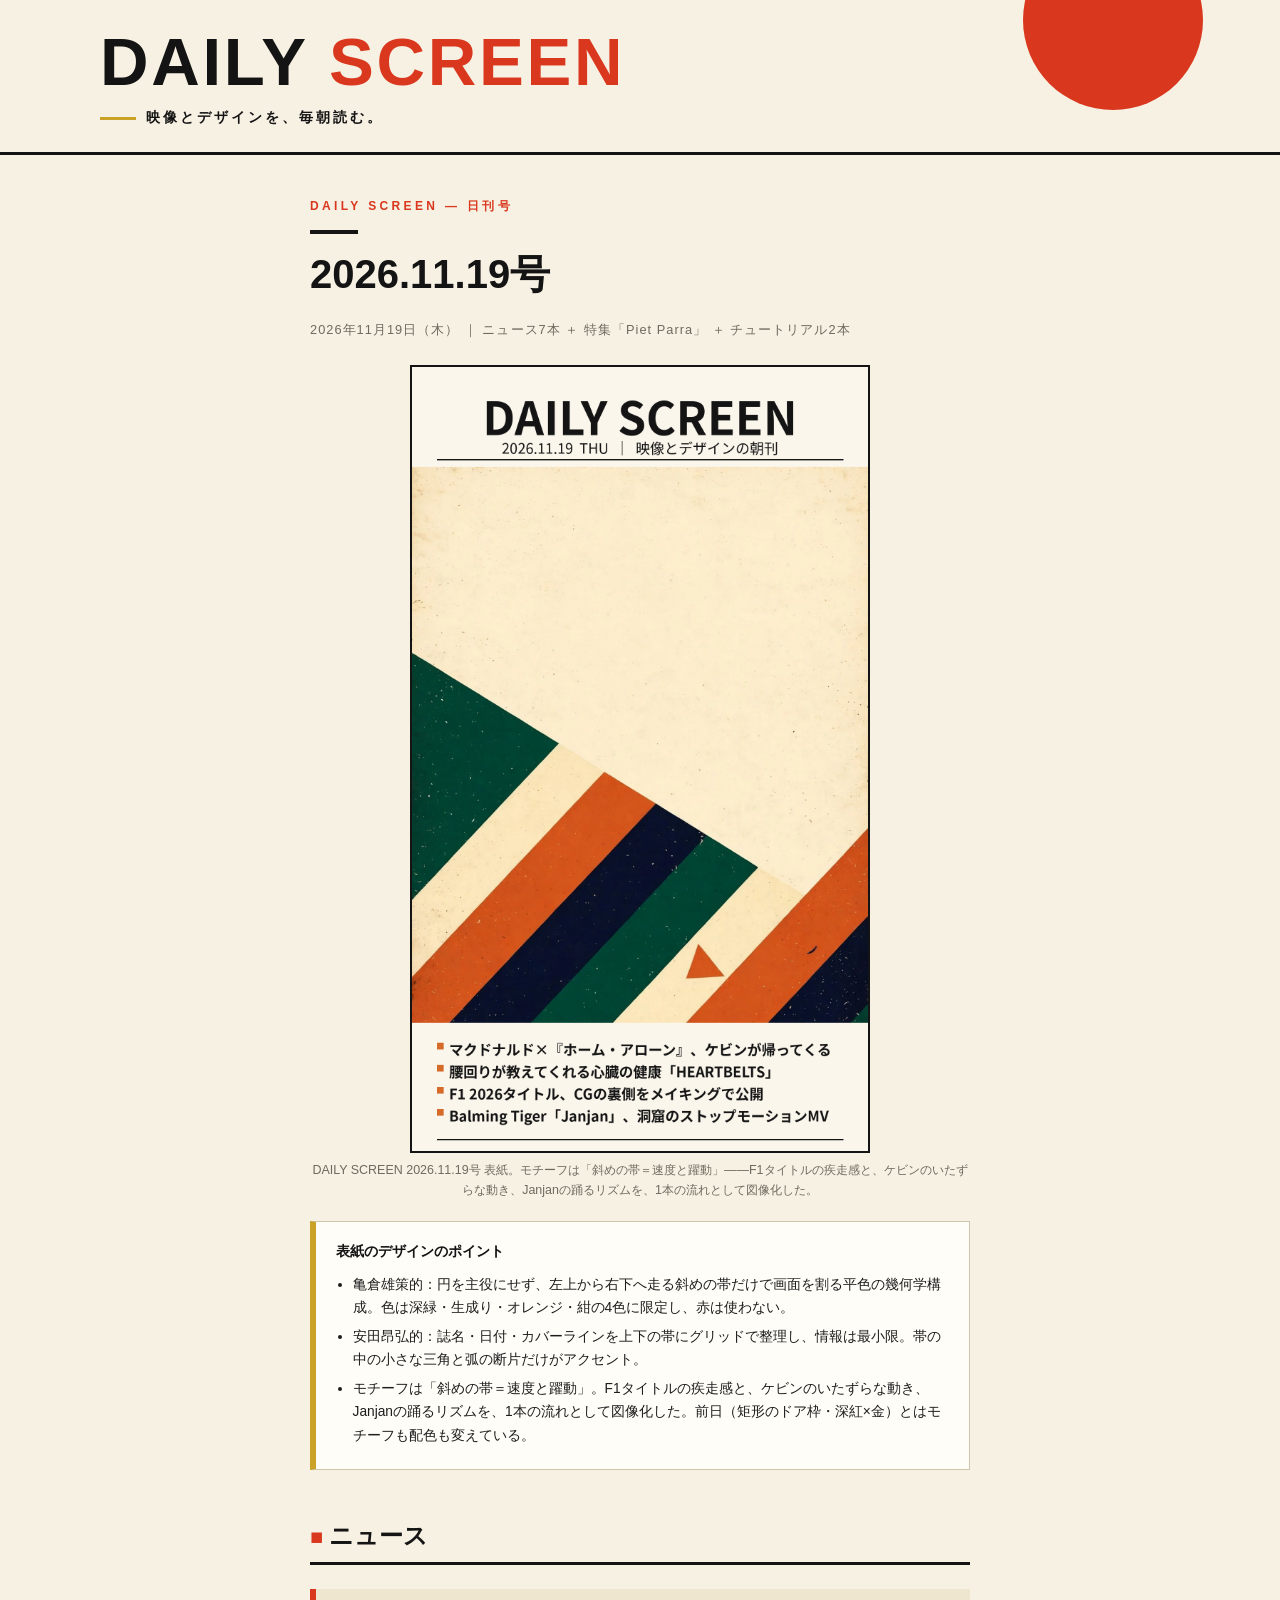
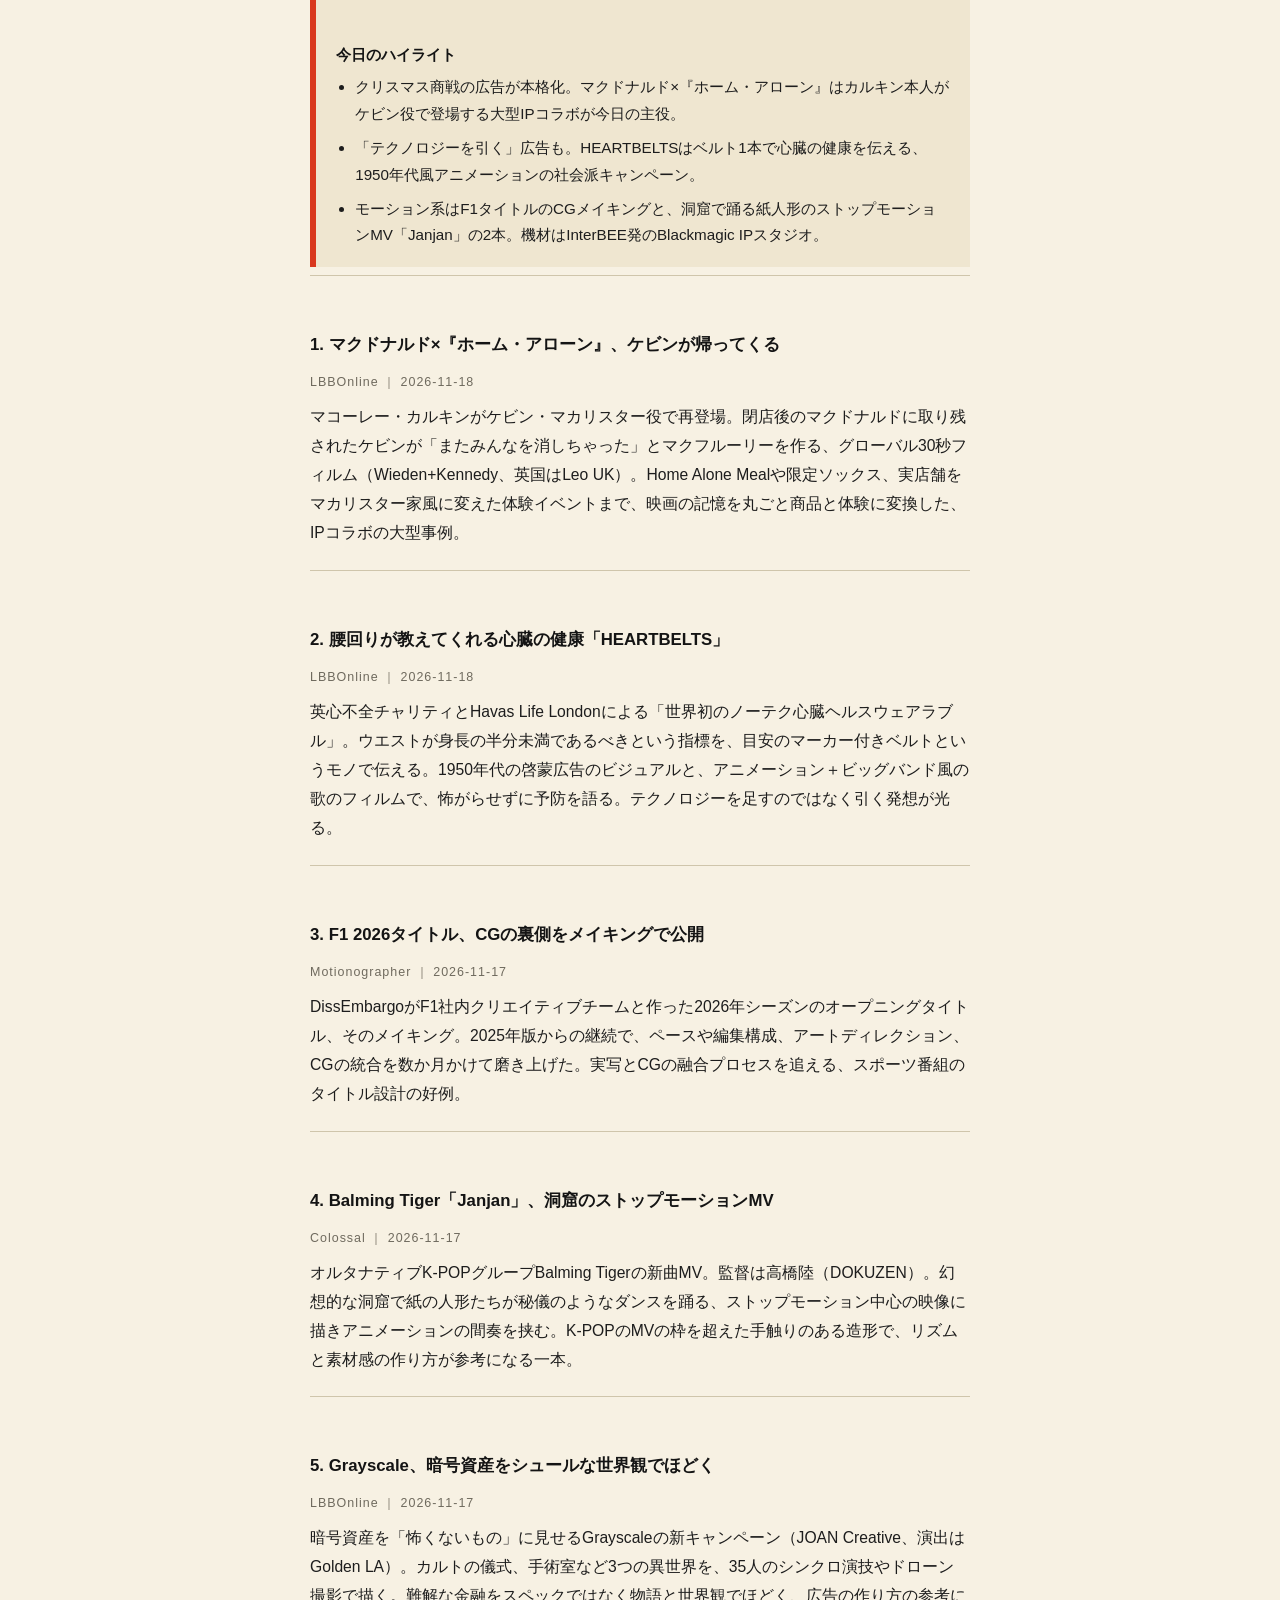
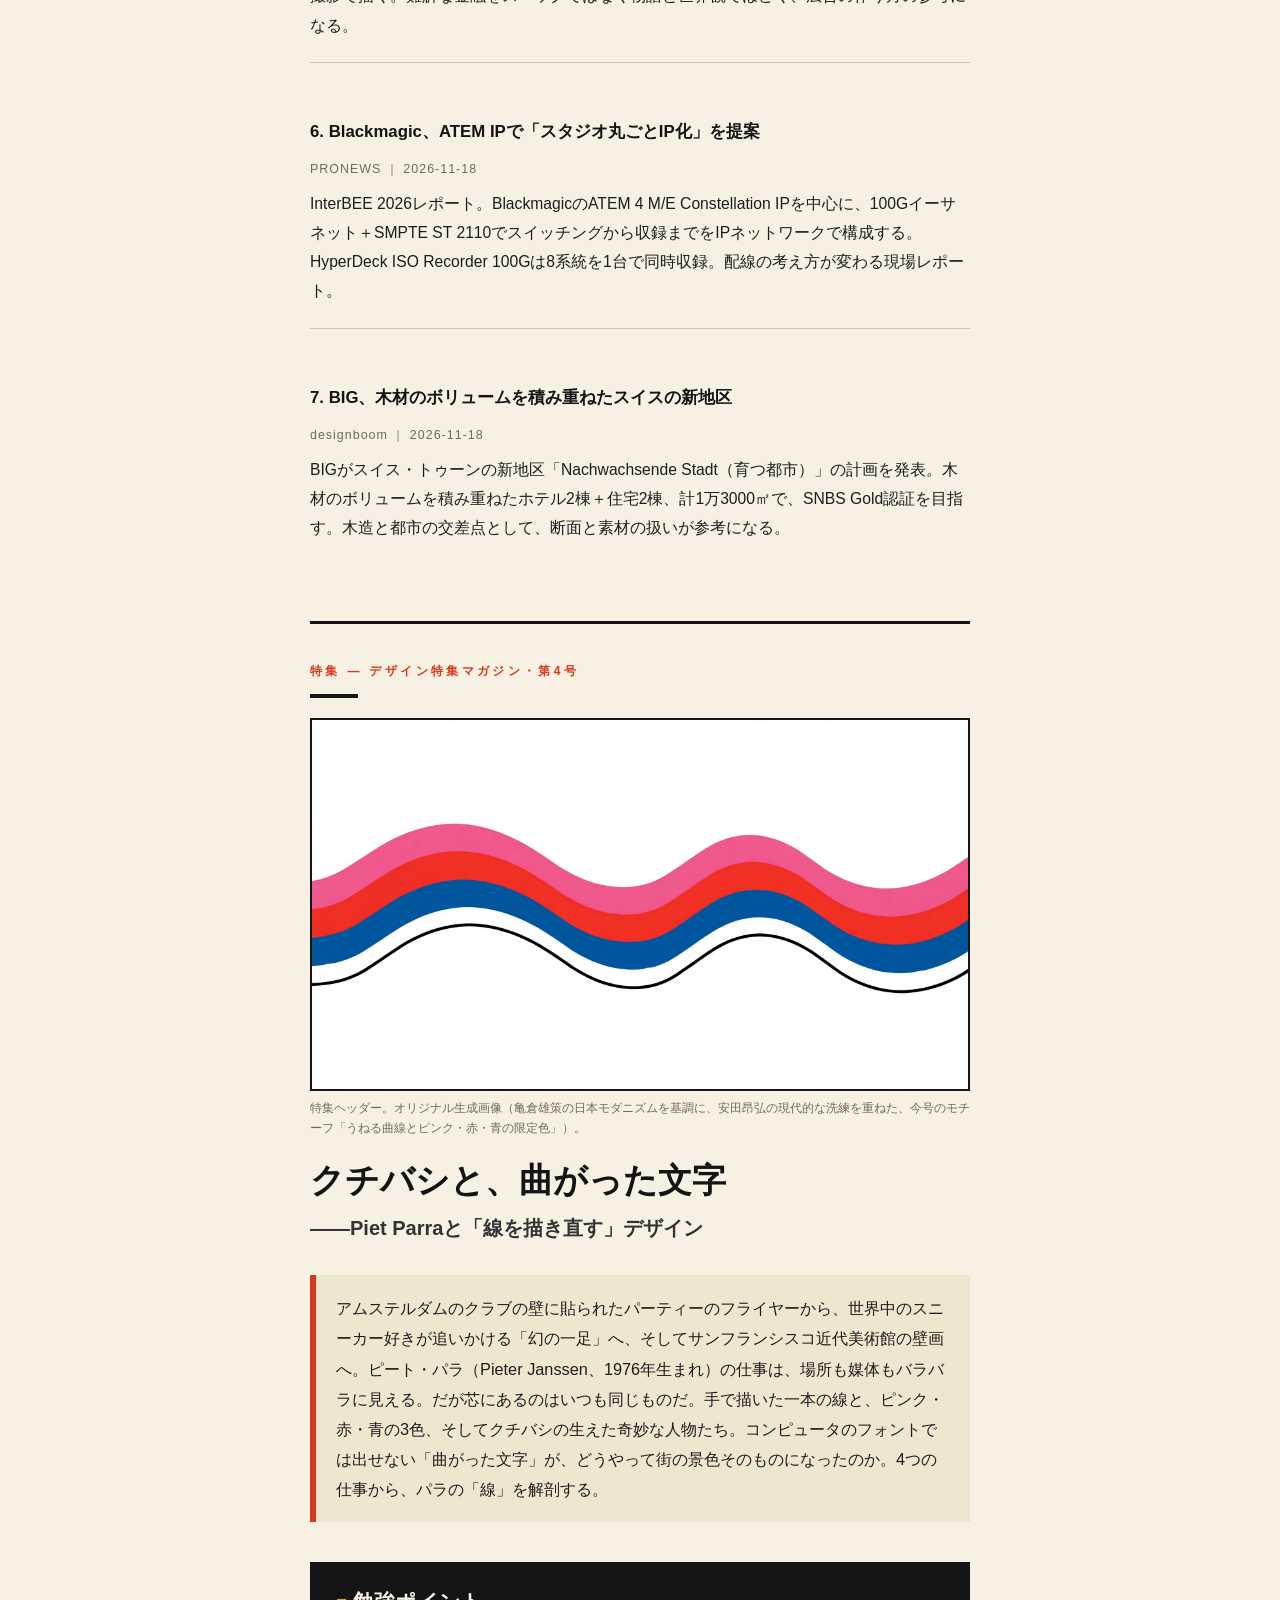
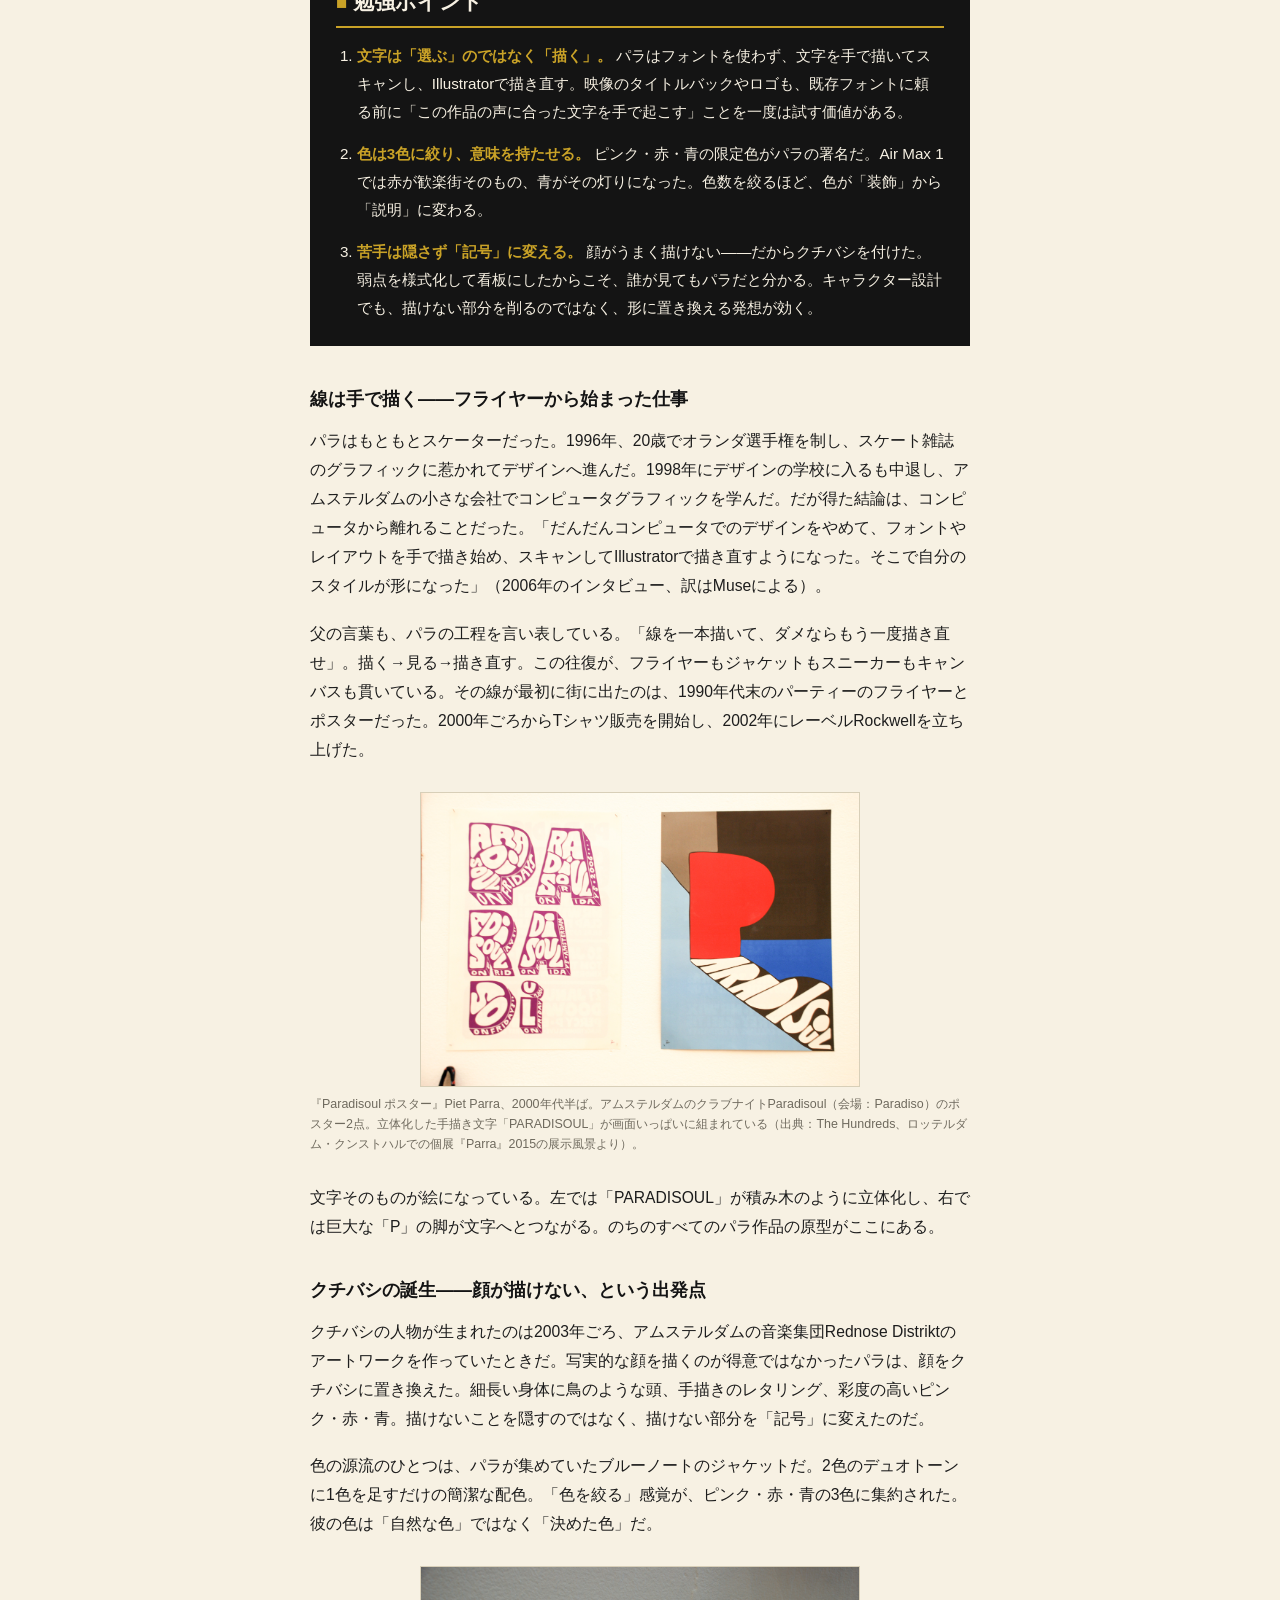
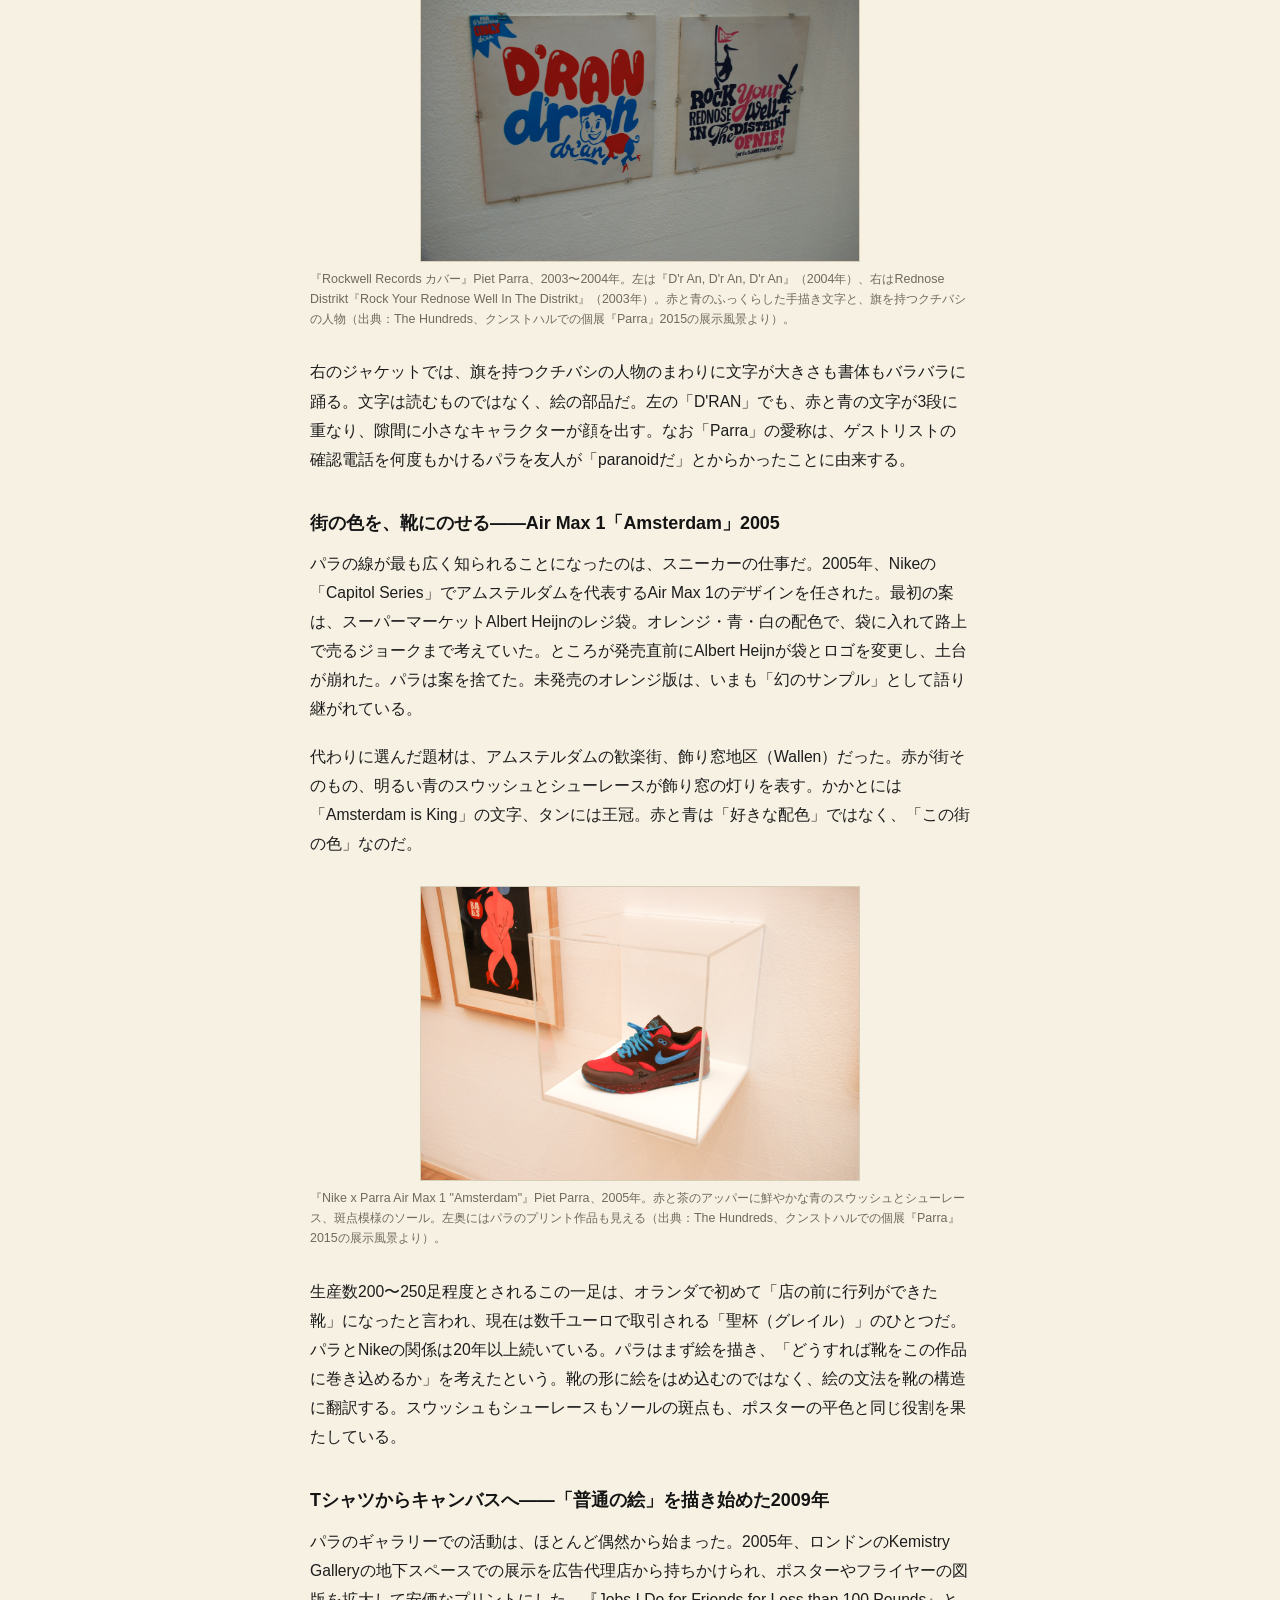
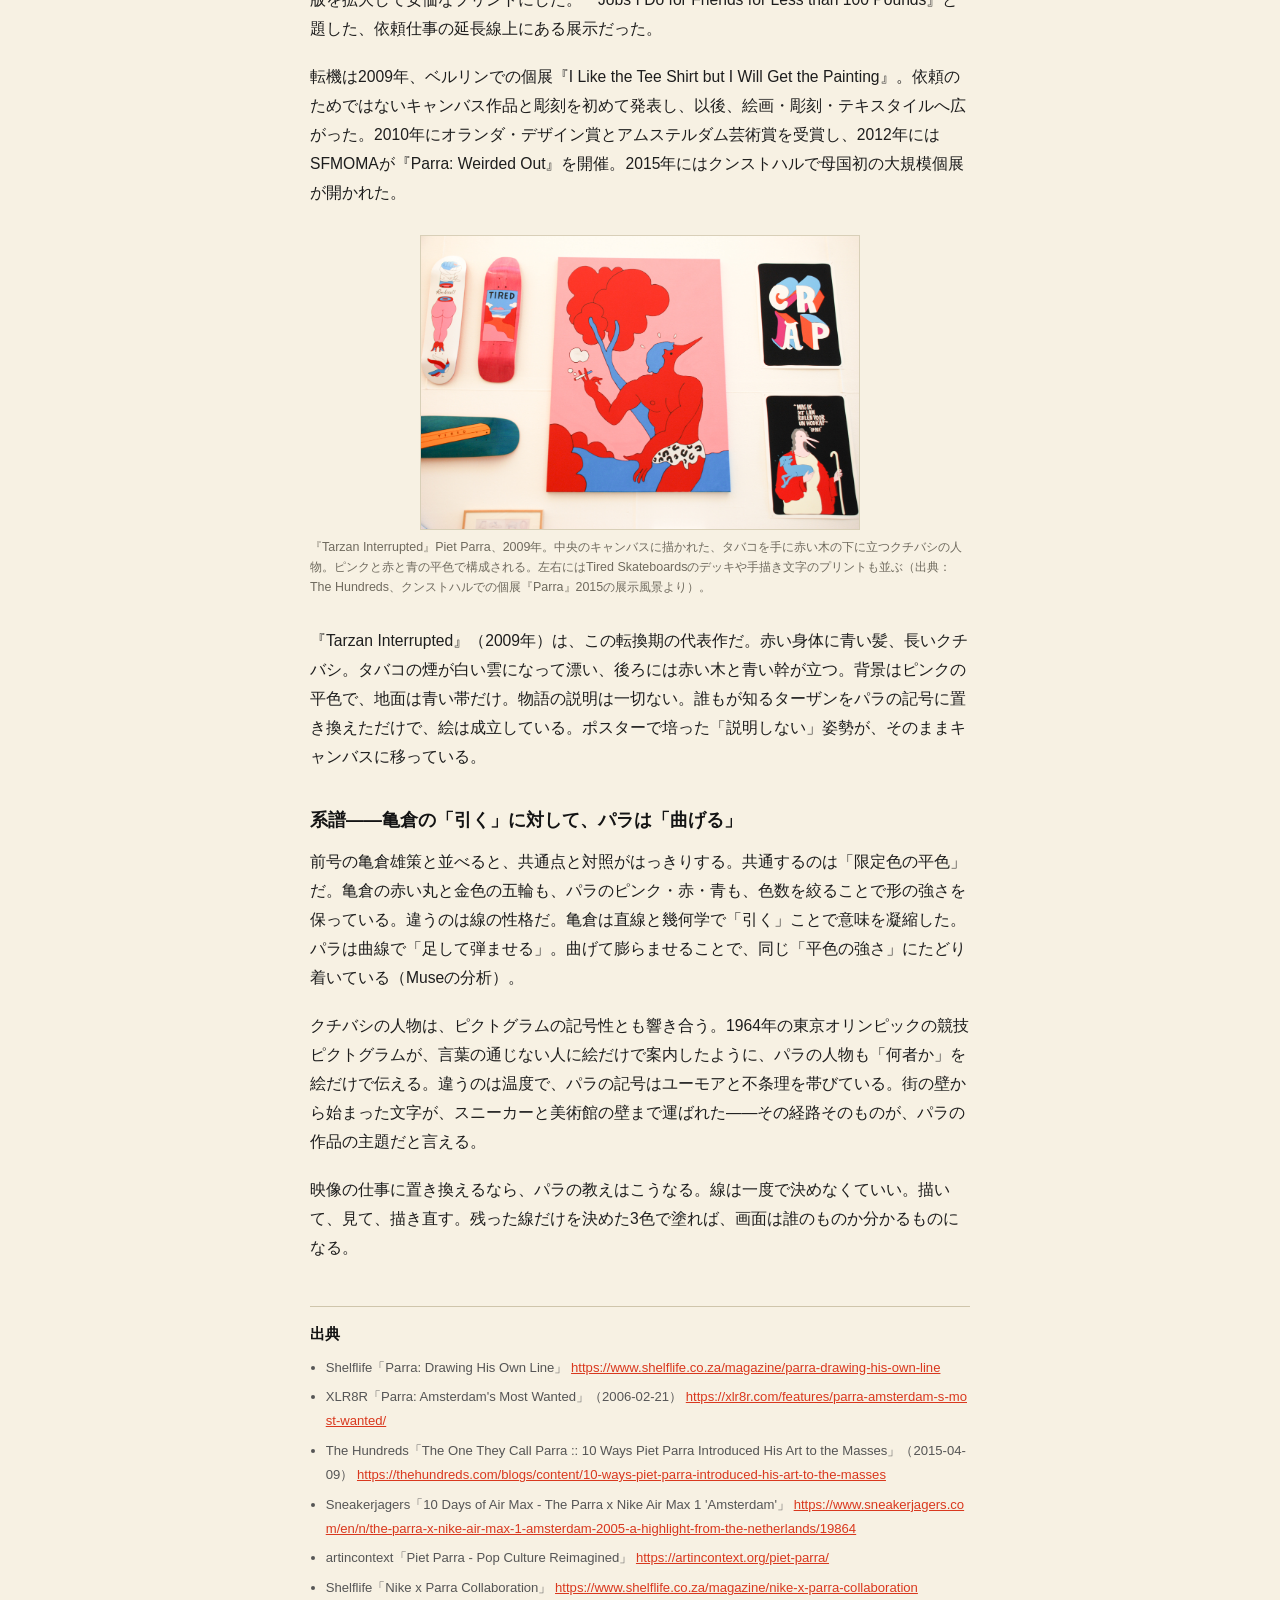
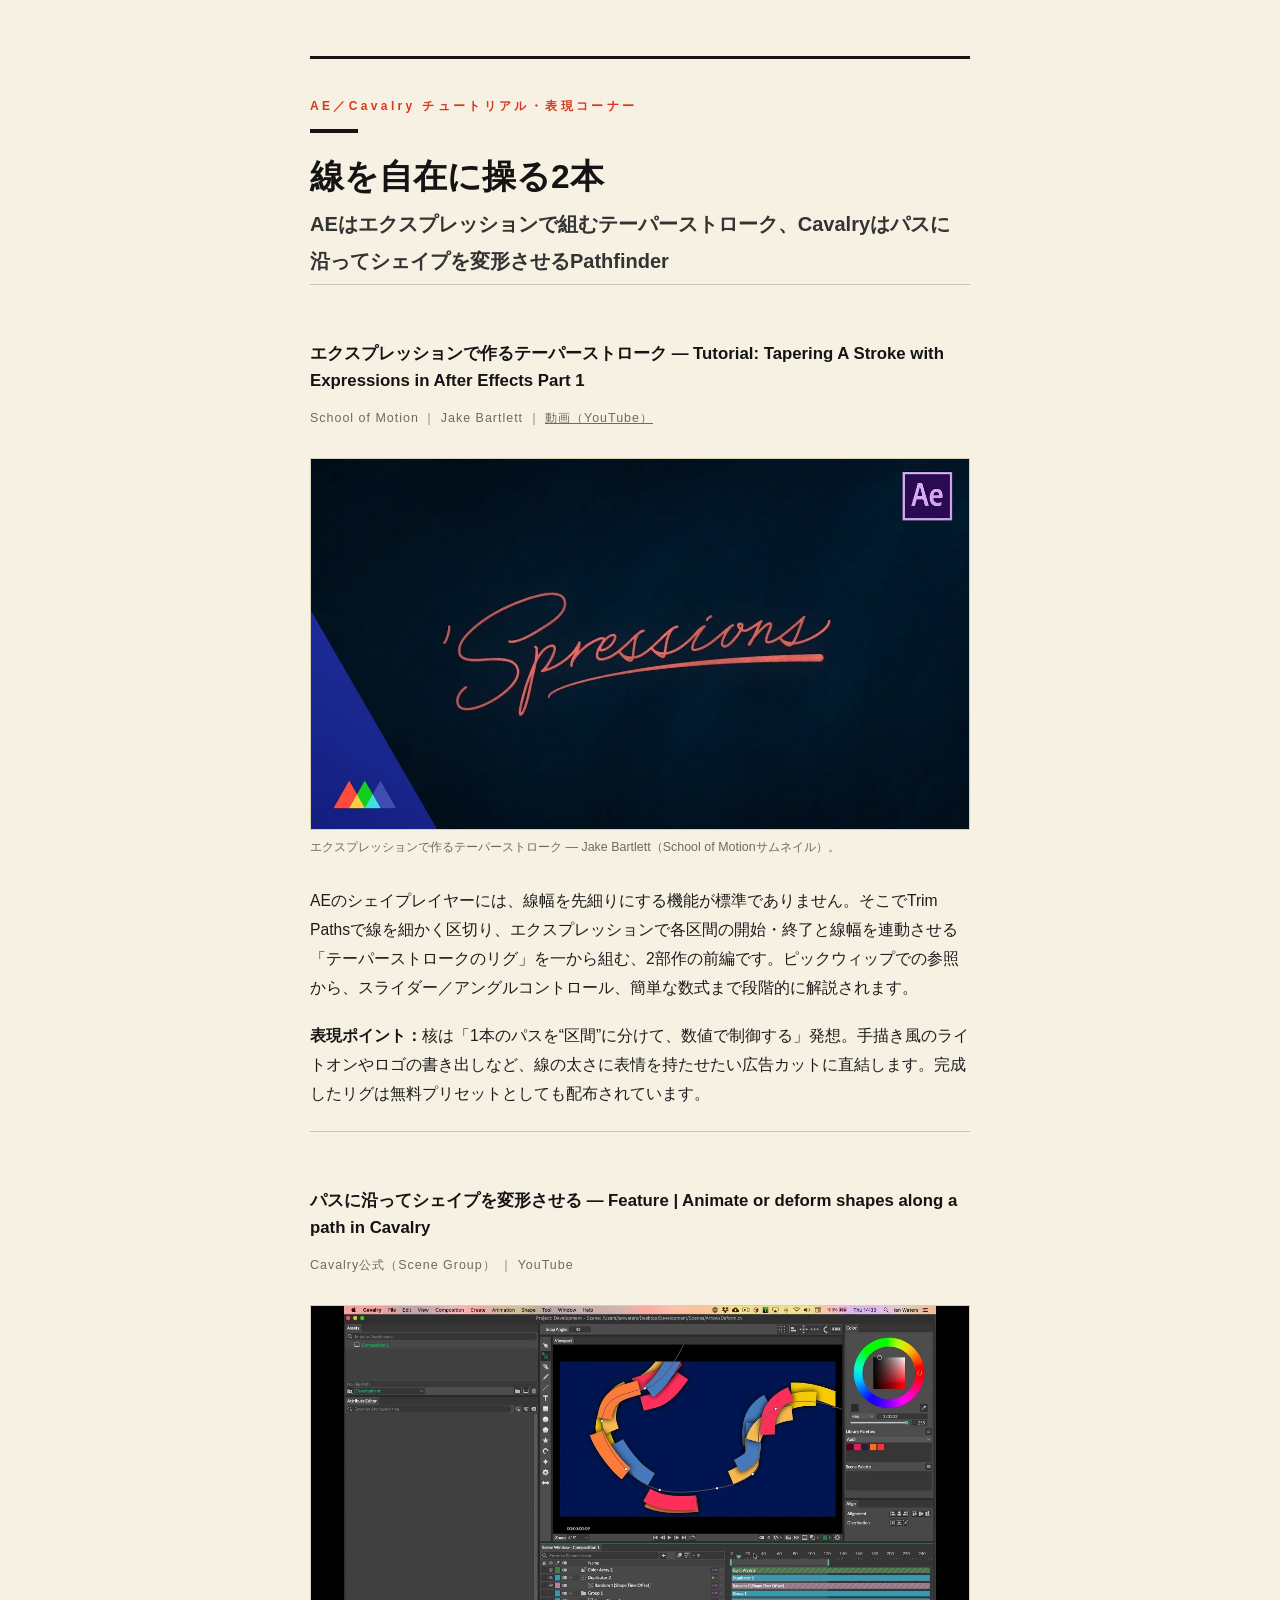
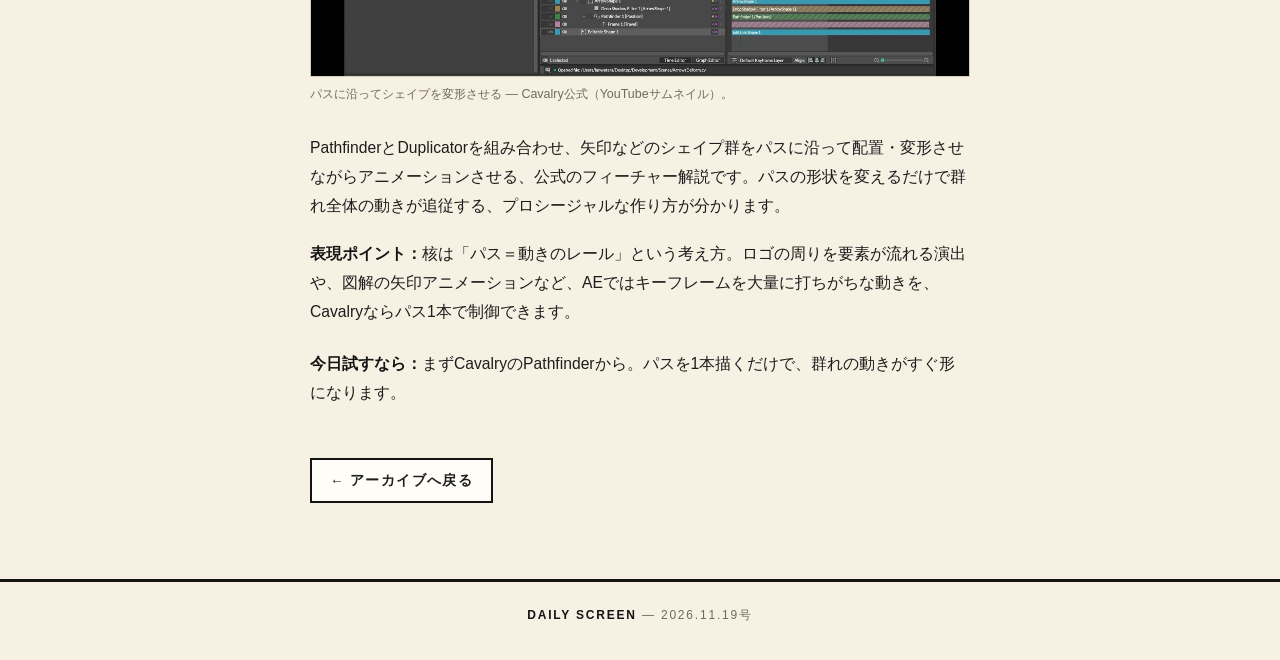
<file: issues/2026-11-19.html>
<!DOCTYPE html>
<html lang="ja">
<head>
<meta charset="UTF-8">
<meta name="viewport" content="width=device-width, initial-scale=1.0">
<title>2026.11.19号 | DAILY SCREEN</title>
<meta name="description" content="DAILY SCREEN 2026年11月19日号。ニュース7本（マクドナルド×『ホーム・アローン』、HEARTBELTS、F1タイトルのメイキングほか）と特集「クチバシと、曲がった文字 ――Piet Parra」を収録。">
<link rel="stylesheet" href="../style.css">
</head>
<body>

<header class="site-header">
  <div class="inner">
    <a class="site-name" href="../index.html">DAILY <span>SCREEN</span></a>
    <p class="site-tagline">映像とデザインを、毎朝読む。</p>
  </div>
</header>

<main class="article-wrap">
  <div class="article-head">
    <p class="kicker">DAILY SCREEN ― 日刊号</p>
    <h1>2026.11.19号</h1>
    <p class="article-meta">2026年11月19日（木） ｜ ニュース7本 ＋ 特集「Piet Parra」 ＋ チュートリアル2本</p>
    <figure class="issue-cover">
      <img src="../assets/cover-2026-11-19.png" alt="DAILY SCREEN 2026.11.19号 表紙">
      <figcaption>DAILY SCREEN 2026.11.19号 表紙。モチーフは「斜めの帯＝速度と躍動」——F1タイトルの疾走感と、ケビンのいたずらな動き、Janjanの踊るリズムを、1本の流れとして図像化した。</figcaption>
    </figure>
    <div class="cover-points">
      <h2>表紙のデザインのポイント</h2>
      <ul>
        <li>亀倉雄策的：円を主役にせず、左上から右下へ走る斜めの帯だけで画面を割る平色の幾何学構成。色は深緑・生成り・オレンジ・紺の4色に限定し、赤は使わない。</li>
        <li>安田昂弘的：誌名・日付・カバーラインを上下の帯にグリッドで整理し、情報は最小限。帯の中の小さな三角と弧の断片だけがアクセント。</li>
        <li>モチーフは「斜めの帯＝速度と躍動」。F1タイトルの疾走感と、ケビンのいたずらな動き、Janjanの踊るリズムを、1本の流れとして図像化した。前日（矩形のドア枠・深紅×金）とはモチーフも配色も変えている。</li>
      </ul>
    </div>
  </div>

  <article>
    <h2 class="section-title">ニュース</h2>

    <div class="highlights">
      <h3>今日のハイライト</h3>
      <ul>
        <li>クリスマス商戦の広告が本格化。マクドナルド×『ホーム・アローン』はカルキン本人がケビン役で登場する大型IPコラボが今日の主役。</li>
        <li>「テクノロジーを引く」広告も。HEARTBELTSはベルト1本で心臓の健康を伝える、1950年代風アニメーションの社会派キャンペーン。</li>
        <li>モーション系はF1タイトルのCGメイキングと、洞窟で踊る紙人形のストップモーションMV「Janjan」の2本。機材はInterBEE発のBlackmagic IPスタジオ。</li>
      </ul>
    </div>

    <div class="news-item">
      <h3><a href="https://lbbonline.com/news/mcdonald-inner-kevin-this-christmas-home-alone">1. マクドナルド×『ホーム・アローン』、ケビンが帰ってくる</a></h3>
      <p class="news-meta">LBBOnline ｜ 2026-11-18</p>
      <p>マコーレー・カルキンがケビン・マカリスター役で再登場。閉店後のマクドナルドに取り残されたケビンが「またみんなを消しちゃった」とマクフルーリーを作る、グローバル30秒フィルム（Wieden+Kennedy、英国はLeo UK）。Home Alone Mealや限定ソックス、実店舗をマカリスター家風に変えた体験イベントまで、映画の記憶を丸ごと商品と体験に変換した、IPコラボの大型事例。</p>
    </div>

    <div class="news-item">
      <h3><a href="https://lbbonline.com/news/pumping-marvellous-foundation-heartbelts?edition=australia-new-zealand">2. 腰回りが教えてくれる心臓の健康「HEARTBELTS」</a></h3>
      <p class="news-meta">LBBOnline ｜ 2026-11-18</p>
      <p>英心不全チャリティとHavas Life Londonによる「世界初のノーテク心臓ヘルスウェアラブル」。ウエストが身長の半分未満であるべきという指標を、目安のマーカー付きベルトというモノで伝える。1950年代の啓蒙広告のビジュアルと、アニメーション＋ビッグバンド風の歌のフィルムで、怖がらせずに予防を語る。テクノロジーを足すのではなく引く発想が光る。</p>
    </div>

    <div class="news-item">
      <h3><a href="https://motionographer.com/quickie/dissembargo-f1-2026-opening-titles-making-of/">3. F1 2026タイトル、CGの裏側をメイキングで公開</a></h3>
      <p class="news-meta">Motionographer ｜ 2026-11-17</p>
      <p>DissEmbargoがF1社内クリエイティブチームと作った2026年シーズンのオープニングタイトル、そのメイキング。2025年版からの継続で、ペースや編集構成、アートディレクション、CGの統合を数か月かけて磨き上げた。実写とCGの融合プロセスを追える、スポーツ番組のタイトル設計の好例。</p>
    </div>

    <div class="news-item">
      <h3><a href="https://www.thisiscolossal.com/2026/11/esoteric-rituals-meet-k-pop-in-a-stop-motion-music-video-for-balming-tigers-janjan/">4. Balming Tiger「Janjan」、洞窟のストップモーションMV</a></h3>
      <p class="news-meta">Colossal ｜ 2026-11-17</p>
      <p>オルタナティブK-POPグループBalming Tigerの新曲MV。監督は高橋陸（DOKUZEN）。幻想的な洞窟で紙の人形たちが秘儀のようなダンスを踊る、ストップモーション中心の映像に描きアニメーションの間奏を挟む。K-POPのMVの枠を超えた手触りのある造形で、リズムと素材感の作り方が参考になる一本。</p>
    </div>

    <div class="news-item">
      <h3><a href="https://lbbonline.com/news/grayscale-cult-golden-la">5. Grayscale、暗号資産をシュールな世界観でほどく</a></h3>
      <p class="news-meta">LBBOnline ｜ 2026-11-17</p>
      <p>暗号資産を「怖くないもの」に見せるGrayscaleの新キャンペーン（JOAN Creative、演出はGolden LA）。カルトの儀式、手術室など3つの異世界を、35人のシンクロ演技やドローン撮影で描く。難解な金融をスペックではなく物語と世界観でほどく、広告の作り方の参考になる。</p>
    </div>

    <div class="news-item">
      <h3><a href="https://jp.pronews.com/special/202611182025801243.html">6. Blackmagic、ATEM IPで「スタジオ丸ごとIP化」を提案</a></h3>
      <p class="news-meta">PRONEWS ｜ 2026-11-18</p>
      <p>InterBEE 2026レポート。BlackmagicのATEM 4 M/E Constellation IPを中心に、100Gイーサネット＋SMPTE ST 2110でスイッチングから収録までをIPネットワークで構成する。HyperDeck ISO Recorder 100Gは8系統を1台で同時収録。配線の考え方が変わる現場レポート。</p>
    </div>

    <div class="news-item">
      <h3><a href="https://www.designboom.com/architecture/big-timber-alpine-neighborhood-switzerland-siegenthalergut-thun-bjarke-ingels-group/">7. BIG、木材のボリュームを積み重ねたスイスの新地区</a></h3>
      <p class="news-meta">designboom ｜ 2026-11-18</p>
      <p>BIGがスイス・トゥーンの新地区「Nachwachsende Stadt（育つ都市）」の計画を発表。木材のボリュームを積み重ねたホテル2棟＋住宅2棟、計1万3000㎡で、SNBS Gold認証を目指す。木造と都市の交差点として、断面と素材の扱いが参考になる。</p>
    </div>

    <section class="feature">
      <p class="kicker">特集 ― デザイン特集マガジン・第4号</p>
      <figure class="hero">
        <img src="../assets/parra-header.webp" alt="特集ヘッダー：うねる曲線とピンク・赤・青の限定色 ― 亀倉モダニズム×安田の洗練">
        <figcaption>特集ヘッダー。オリジナル生成画像（亀倉雄策の日本モダニズムを基調に、安田昂弘の現代的な洗練を重ねた、今号のモチーフ「うねる曲線とピンク・赤・青の限定色」）。</figcaption>
      </figure>
      <h2 class="feature-title">クチバシと、曲がった文字</h2>
      <p class="feature-subtitle">――Piet Parraと「線を描き直す」デザイン</p>

      <p class="lead">アムステルダムのクラブの壁に貼られたパーティーのフライヤーから、世界中のスニーカー好きが追いかける「幻の一足」へ、そしてサンフランシスコ近代美術館の壁画へ。ピート・パラ（Pieter Janssen、1976年生まれ）の仕事は、場所も媒体もバラバラに見える。だが芯にあるのはいつも同じものだ。手で描いた一本の線と、ピンク・赤・青の3色、そしてクチバシの生えた奇妙な人物たち。コンピュータのフォントでは出せない「曲がった文字」が、どうやって街の景色そのものになったのか。4つの仕事から、パラの「線」を解剖する。</p>

      <div class="study">
        <h2>勉強ポイント</h2>
        <ol>
          <li><strong>文字は「選ぶ」のではなく「描く」。</strong> パラはフォントを使わず、文字を手で描いてスキャンし、Illustratorで描き直す。映像のタイトルバックやロゴも、既存フォントに頼る前に「この作品の声に合った文字を手で起こす」ことを一度は試す価値がある。</li>
          <li><strong>色は3色に絞り、意味を持たせる。</strong> ピンク・赤・青の限定色がパラの署名だ。Air Max 1では赤が歓楽街そのもの、青がその灯りになった。色数を絞るほど、色が「装飾」から「説明」に変わる。</li>
          <li><strong>苦手は隠さず「記号」に変える。</strong> 顔がうまく描けない――だからクチバシを付けた。弱点を様式化して看板にしたからこそ、誰が見てもパラだと分かる。キャラクター設計でも、描けない部分を削るのではなく、形に置き換える発想が効く。</li>
        </ol>
      </div>

      <h3>線は手で描く――フライヤーから始まった仕事</h3>
      <p>パラはもともとスケーターだった。1996年、20歳でオランダ選手権を制し、スケート雑誌のグラフィックに惹かれてデザインへ進んだ。1998年にデザインの学校に入るも中退し、アムステルダムの小さな会社でコンピュータグラフィックを学んだ。だが得た結論は、コンピュータから離れることだった。「だんだんコンピュータでのデザインをやめて、フォントやレイアウトを手で描き始め、スキャンしてIllustratorで描き直すようになった。そこで自分のスタイルが形になった」（2006年のインタビュー、訳はMuseによる）。</p>
      <p>父の言葉も、パラの工程を言い表している。「線を一本描いて、ダメならもう一度描き直せ」。描く→見る→描き直す。この往復が、フライヤーもジャケットもスニーカーもキャンバスも貫いている。その線が最初に街に出たのは、1990年代末のパーティーのフライヤーとポスターだった。2000年ごろからTシャツ販売を開始し、2002年にレーベルRockwellを立ち上げた。</p>

      <figure class="portrait">
        <img src="../assets/parra-paradisoul-posters.jpg" alt="Paradisoul ポスター Piet Parra">
        <figcaption>『Paradisoul ポスター』Piet Parra、2000年代半ば。アムステルダムのクラブナイトParadisoul（会場：Paradiso）のポスター2点。立体化した手描き文字「PARADISOUL」が画面いっぱいに組まれている（出典：The Hundreds、ロッテルダム・クンストハルでの個展『Parra』2015の展示風景より）。</figcaption>
      </figure>

      <p>文字そのものが絵になっている。左では「PARADISOUL」が積み木のように立体化し、右では巨大な「P」の脚が文字へとつながる。のちのすべてのパラ作品の原型がここにある。</p>

      <h3>クチバシの誕生――顔が描けない、という出発点</h3>
      <p>クチバシの人物が生まれたのは2003年ごろ、アムステルダムの音楽集団Rednose Distriktのアートワークを作っていたときだ。写実的な顔を描くのが得意ではなかったパラは、顔をクチバシに置き換えた。細長い身体に鳥のような頭、手描きのレタリング、彩度の高いピンク・赤・青。描けないことを隠すのではなく、描けない部分を「記号」に変えたのだ。</p>
      <p>色の源流のひとつは、パラが集めていたブルーノートのジャケットだ。2色のデュオトーンに1色を足すだけの簡潔な配色。「色を絞る」感覚が、ピンク・赤・青の3色に集約された。彼の色は「自然な色」ではなく「決めた色」だ。</p>

      <figure class="portrait">
        <img src="../assets/parra-rockwell-records.jpg" alt="Rockwell Records カバー Piet Parra">
        <figcaption>『Rockwell Records カバー』Piet Parra、2003〜2004年。左は『D'r An, D'r An, D'r An』（2004年）、右はRednose Distrikt『Rock Your Rednose Well In The Distrikt』（2003年）。赤と青のふっくらした手描き文字と、旗を持つクチバシの人物（出典：The Hundreds、クンストハルでの個展『Parra』2015の展示風景より）。</figcaption>
      </figure>

      <p>右のジャケットでは、旗を持つクチバシの人物のまわりに文字が大きさも書体もバラバラに踊る。文字は読むものではなく、絵の部品だ。左の「D'RAN」でも、赤と青の文字が3段に重なり、隙間に小さなキャラクターが顔を出す。なお「Parra」の愛称は、ゲストリストの確認電話を何度もかけるパラを友人が「paranoidだ」とからかったことに由来する。</p>

      <h3>街の色を、靴にのせる――Air Max 1「Amsterdam」2005</h3>
      <p>パラの線が最も広く知られることになったのは、スニーカーの仕事だ。2005年、Nikeの「Capitol Series」でアムステルダムを代表するAir Max 1のデザインを任された。最初の案は、スーパーマーケットAlbert Heijnのレジ袋。オレンジ・青・白の配色で、袋に入れて路上で売るジョークまで考えていた。ところが発売直前にAlbert Heijnが袋とロゴを変更し、土台が崩れた。パラは案を捨てた。未発売のオレンジ版は、いまも「幻のサンプル」として語り継がれている。</p>
      <p>代わりに選んだ題材は、アムステルダムの歓楽街、飾り窓地区（Wallen）だった。赤が街そのもの、明るい青のスウッシュとシューレースが飾り窓の灯りを表す。かかとには「Amsterdam is King」の文字、タンには王冠。赤と青は「好きな配色」ではなく、「この街の色」なのだ。</p>

      <figure class="portrait">
        <img src="../assets/parra-airmax1-amsterdam.jpg" alt="Nike x Parra Air Max 1 Amsterdam Piet Parra">
        <figcaption>『Nike x Parra Air Max 1 "Amsterdam"』Piet Parra、2005年。赤と茶のアッパーに鮮やかな青のスウッシュとシューレース、斑点模様のソール。左奥にはパラのプリント作品も見える（出典：The Hundreds、クンストハルでの個展『Parra』2015の展示風景より）。</figcaption>
      </figure>

      <p>生産数200〜250足程度とされるこの一足は、オランダで初めて「店の前に行列ができた靴」になったと言われ、現在は数千ユーロで取引される「聖杯（グレイル）」のひとつだ。パラとNikeの関係は20年以上続いている。パラはまず絵を描き、「どうすれば靴をこの作品に巻き込めるか」を考えたという。靴の形に絵をはめ込むのではなく、絵の文法を靴の構造に翻訳する。スウッシュもシューレースもソールの斑点も、ポスターの平色と同じ役割を果たしている。</p>

      <h3>Tシャツからキャンバスへ――「普通の絵」を描き始めた2009年</h3>
      <p>パラのギャラリーでの活動は、ほとんど偶然から始まった。2005年、ロンドンのKemistry Galleryの地下スペースでの展示を広告代理店から持ちかけられ、ポスターやフライヤーの図版を拡大して安価なプリントにした。『Jobs I Do for Friends for Less than 100 Pounds』と題した、依頼仕事の延長線上にある展示だった。</p>
      <p>転機は2009年、ベルリンでの個展『I Like the Tee Shirt but I Will Get the Painting』。依頼のためではないキャンバス作品と彫刻を初めて発表し、以後、絵画・彫刻・テキスタイルへ広がった。2010年にオランダ・デザイン賞とアムステルダム芸術賞を受賞し、2012年にはSFMOMAが『Parra: Weirded Out』を開催。2015年にはクンストハルで母国初の大規模個展が開かれた。</p>

      <figure class="portrait">
        <img src="../assets/parra-tarzan-interrupted.jpg" alt="Tarzan Interrupted Piet Parra">
        <figcaption>『Tarzan Interrupted』Piet Parra、2009年。中央のキャンバスに描かれた、タバコを手に赤い木の下に立つクチバシの人物。ピンクと赤と青の平色で構成される。左右にはTired Skateboardsのデッキや手描き文字のプリントも並ぶ（出典：The Hundreds、クンストハルでの個展『Parra』2015の展示風景より）。</figcaption>
      </figure>

      <p>『Tarzan Interrupted』（2009年）は、この転換期の代表作だ。赤い身体に青い髪、長いクチバシ。タバコの煙が白い雲になって漂い、後ろには赤い木と青い幹が立つ。背景はピンクの平色で、地面は青い帯だけ。物語の説明は一切ない。誰もが知るターザンをパラの記号に置き換えただけで、絵は成立している。ポスターで培った「説明しない」姿勢が、そのままキャンバスに移っている。</p>

      <h3>系譜――亀倉の「引く」に対して、パラは「曲げる」</h3>
      <p>前号の亀倉雄策と並べると、共通点と対照がはっきりする。共通するのは「限定色の平色」だ。亀倉の赤い丸と金色の五輪も、パラのピンク・赤・青も、色数を絞ることで形の強さを保っている。違うのは線の性格だ。亀倉は直線と幾何学で「引く」ことで意味を凝縮した。パラは曲線で「足して弾ませる」。曲げて膨らませることで、同じ「平色の強さ」にたどり着いている（Museの分析）。</p>
      <p>クチバシの人物は、ピクトグラムの記号性とも響き合う。1964年の東京オリンピックの競技ピクトグラムが、言葉の通じない人に絵だけで案内したように、パラの人物も「何者か」を絵だけで伝える。違うのは温度で、パラの記号はユーモアと不条理を帯びている。街の壁から始まった文字が、スニーカーと美術館の壁まで運ばれた――その経路そのものが、パラの作品の主題だと言える。</p>
      <p>映像の仕事に置き換えるなら、パラの教えはこうなる。線は一度で決めなくていい。描いて、見て、描き直す。残った線だけを決めた3色で塗れば、画面は誰のものか分かるものになる。</p>

      <div class="sources">
        <h2>出典</h2>
        <ul>
          <li>Shelflife「Parra: Drawing His Own Line」 <a href="https://www.shelflife.co.za/magazine/parra-drawing-his-own-line">https://www.shelflife.co.za/magazine/parra-drawing-his-own-line</a></li>
          <li>XLR8R「Parra: Amsterdam's Most Wanted」（2006-02-21） <a href="https://xlr8r.com/features/parra-amsterdam-s-most-wanted/">https://xlr8r.com/features/parra-amsterdam-s-most-wanted/</a></li>
          <li>The Hundreds「The One They Call Parra :: 10 Ways Piet Parra Introduced His Art to the Masses」（2015-04-09） <a href="https://thehundreds.com/blogs/content/10-ways-piet-parra-introduced-his-art-to-the-masses">https://thehundreds.com/blogs/content/10-ways-piet-parra-introduced-his-art-to-the-masses</a></li>
          <li>Sneakerjagers「10 Days of Air Max - The Parra x Nike Air Max 1 'Amsterdam'」 <a href="https://www.sneakerjagers.com/en/n/the-parra-x-nike-air-max-1-amsterdam-2005-a-highlight-from-the-netherlands/19864?srsltid=AfmBOoqwBVrdBBYNLnpS36xYXUIrAjVK2RnRQ5azrHuZBNmORIHqhOoL">https://www.sneakerjagers.com/en/n/the-parra-x-nike-air-max-1-amsterdam-2005-a-highlight-from-the-netherlands/19864</a></li>
          <li>artincontext「Piet Parra - Pop Culture Reimagined」 <a href="https://artincontext.org/piet-parra/">https://artincontext.org/piet-parra/</a></li>
          <li>Shelflife「Nike x Parra Collaboration」 <a href="https://www.shelflife.co.za/magazine/nike-x-parra-collaboration">https://www.shelflife.co.za/magazine/nike-x-parra-collaboration</a></li>
        </ul>
      </div>
    </section>

    <section class="feature">
      <p class="kicker">AE／Cavalry チュートリアル・表現コーナー</p>
      <h2 class="feature-title">線を自在に操る2本</h2>
      <p class="feature-subtitle">AEはエクスプレッションで組むテーパーストローク、Cavalryはパスに沿ってシェイプを変形させるPathfinder</p>

      <div class="news-item">
        <h3><a href="https://www.schoolofmotion.com/tapering-stroke-expressions-part-1">エクスプレッションで作るテーパーストローク ― Tutorial: Tapering A Stroke with Expressions in After Effects Part 1</a></h3>
        <p class="news-meta">School of Motion ｜ Jake Bartlett ｜ <a href="https://www.youtube.com/watch?v=to0WiXD5b9U">動画（YouTube）</a></p>
        <figure>
          <img src="../assets/ae-tapered-stroke.jpg" alt="エクスプレッションで作るテーパーストローク — Jake Bartlett サムネイル">
          <figcaption>エクスプレッションで作るテーパーストローク — Jake Bartlett（School of Motionサムネイル）。</figcaption>
        </figure>
        <p>AEのシェイプレイヤーには、線幅を先細りにする機能が標準でありません。そこでTrim Pathsで線を細かく区切り、エクスプレッションで各区間の開始・終了と線幅を連動させる「テーパーストロークのリグ」を一から組む、2部作の前編です。ピックウィップでの参照から、スライダー／アングルコントロール、簡単な数式まで段階的に解説されます。</p>
        <p><strong>表現ポイント：</strong>核は「1本のパスを“区間”に分けて、数値で制御する」発想。手描き風のライトオンやロゴの書き出しなど、線の太さに表情を持たせたい広告カットに直結します。完成したリグは無料プリセットとしても配布されています。</p>
      </div>

      <div class="news-item">
        <h3><a href="https://www.youtube.com/watch?v=_cqDxNEvNJc">パスに沿ってシェイプを変形させる ― Feature | Animate or deform shapes along a path in Cavalry</a></h3>
        <p class="news-meta">Cavalry公式（Scene Group） ｜ YouTube</p>
        <figure>
          <img src="../assets/cavalry-pathfinder.jpg" alt="パスに沿ってシェイプを変形させる — Cavalry公式 サムネイル">
          <figcaption>パスに沿ってシェイプを変形させる — Cavalry公式（YouTubeサムネイル）。</figcaption>
        </figure>
        <p>PathfinderとDuplicatorを組み合わせ、矢印などのシェイプ群をパスに沿って配置・変形させながらアニメーションさせる、公式のフィーチャー解説です。パスの形状を変えるだけで群れ全体の動きが追従する、プロシージャルな作り方が分かります。</p>
        <p><strong>表現ポイント：</strong>核は「パス＝動きのレール」という考え方。ロゴの周りを要素が流れる演出や、図解の矢印アニメーションなど、AEではキーフレームを大量に打ちがちな動きを、Cavalryならパス1本で制御できます。</p>
      </div>

      <p><strong>今日試すなら：</strong>まずCavalryのPathfinderから。パスを1本描くだけで、群れの動きがすぐ形になります。</p>
    </section>

    <a class="back" href="../index.html">← アーカイブへ戻る</a>
  </article>
</main>

<footer class="site-footer"><b>DAILY SCREEN</b> — 2026.11.19号</footer>
</body>
</html>
</file>
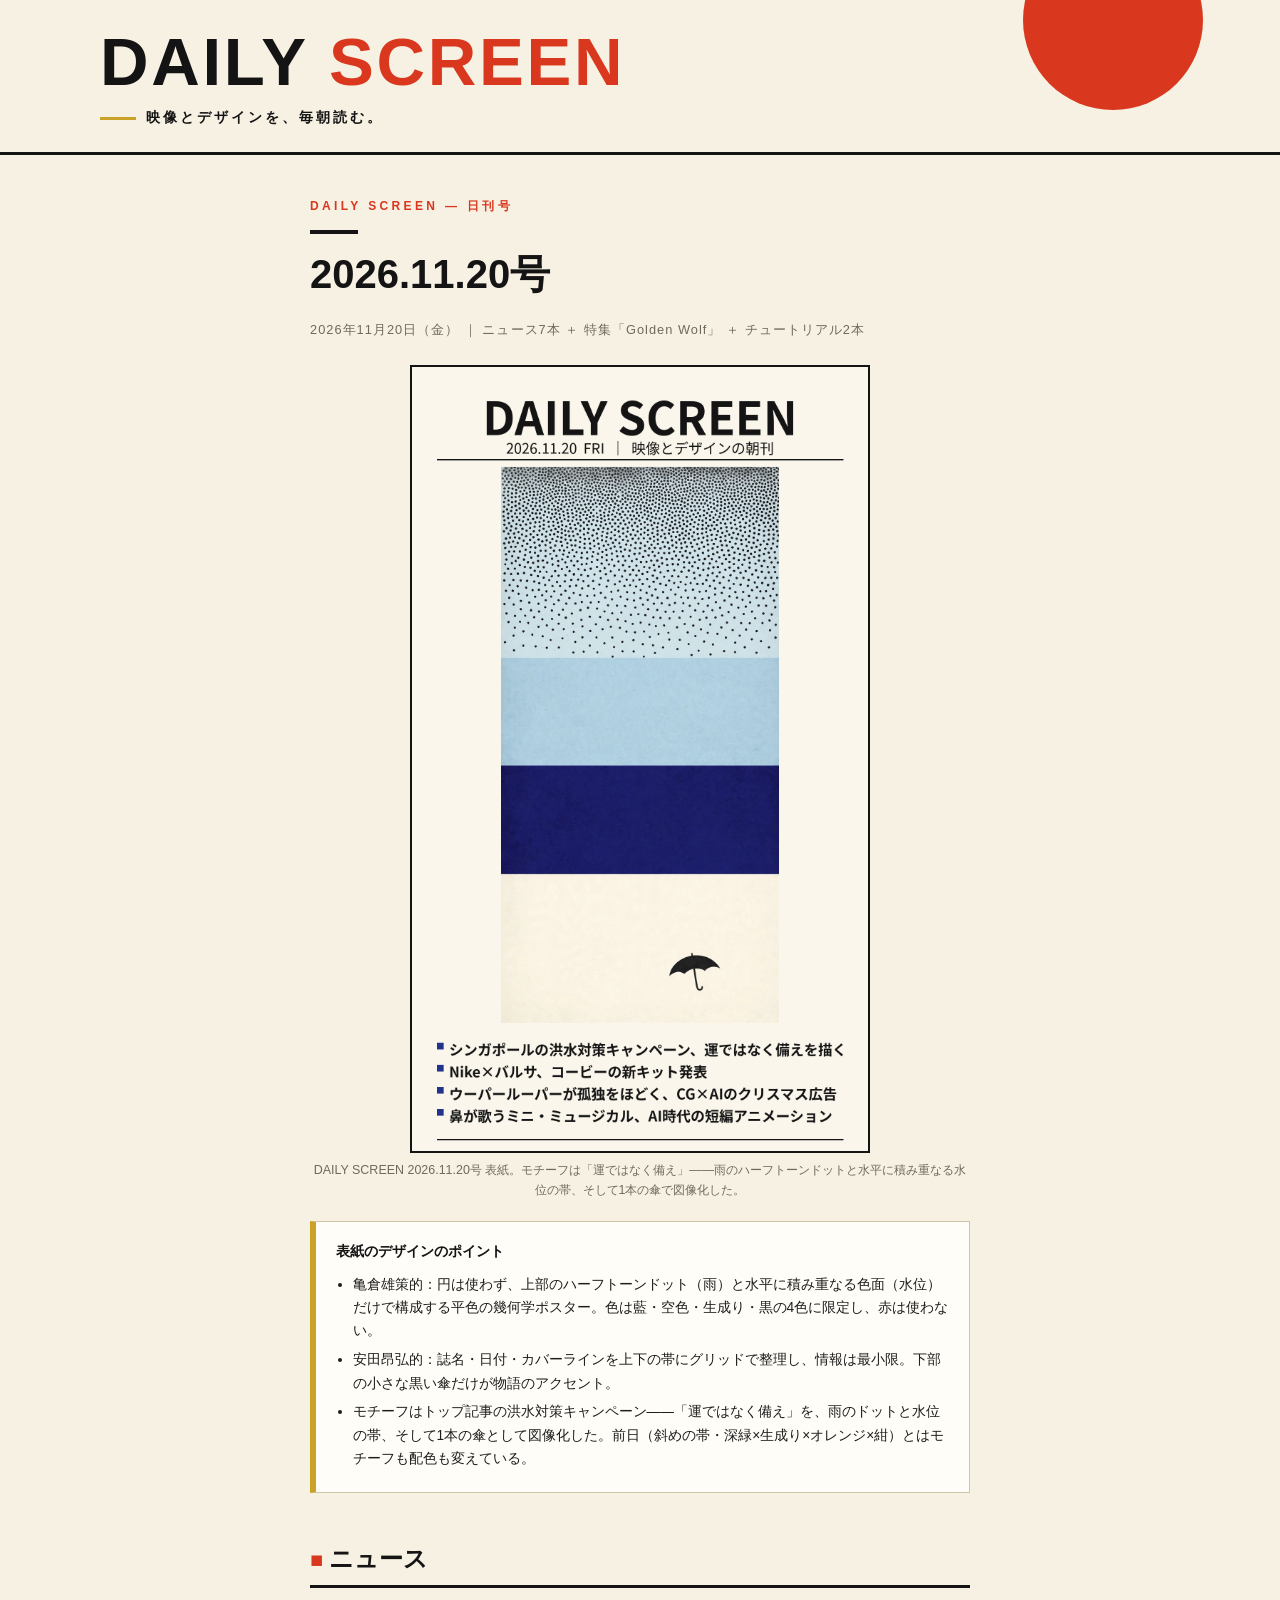
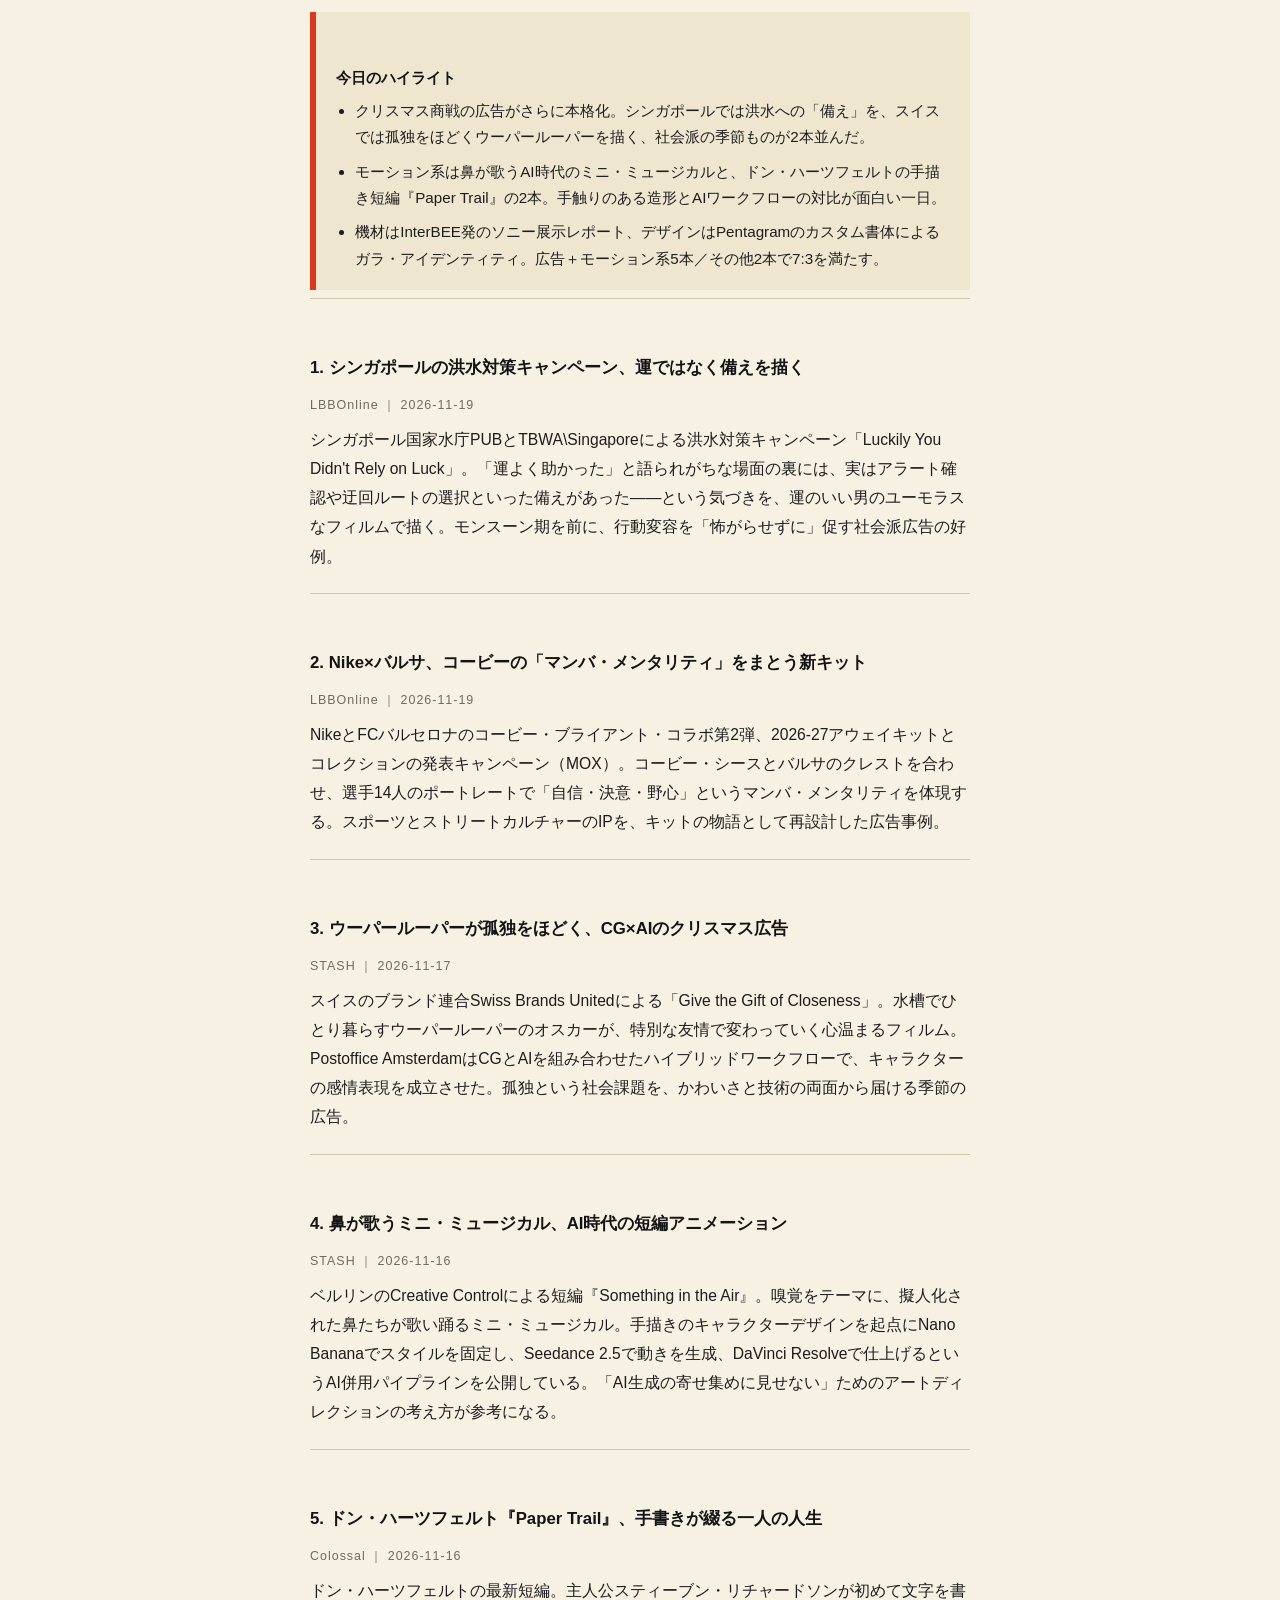
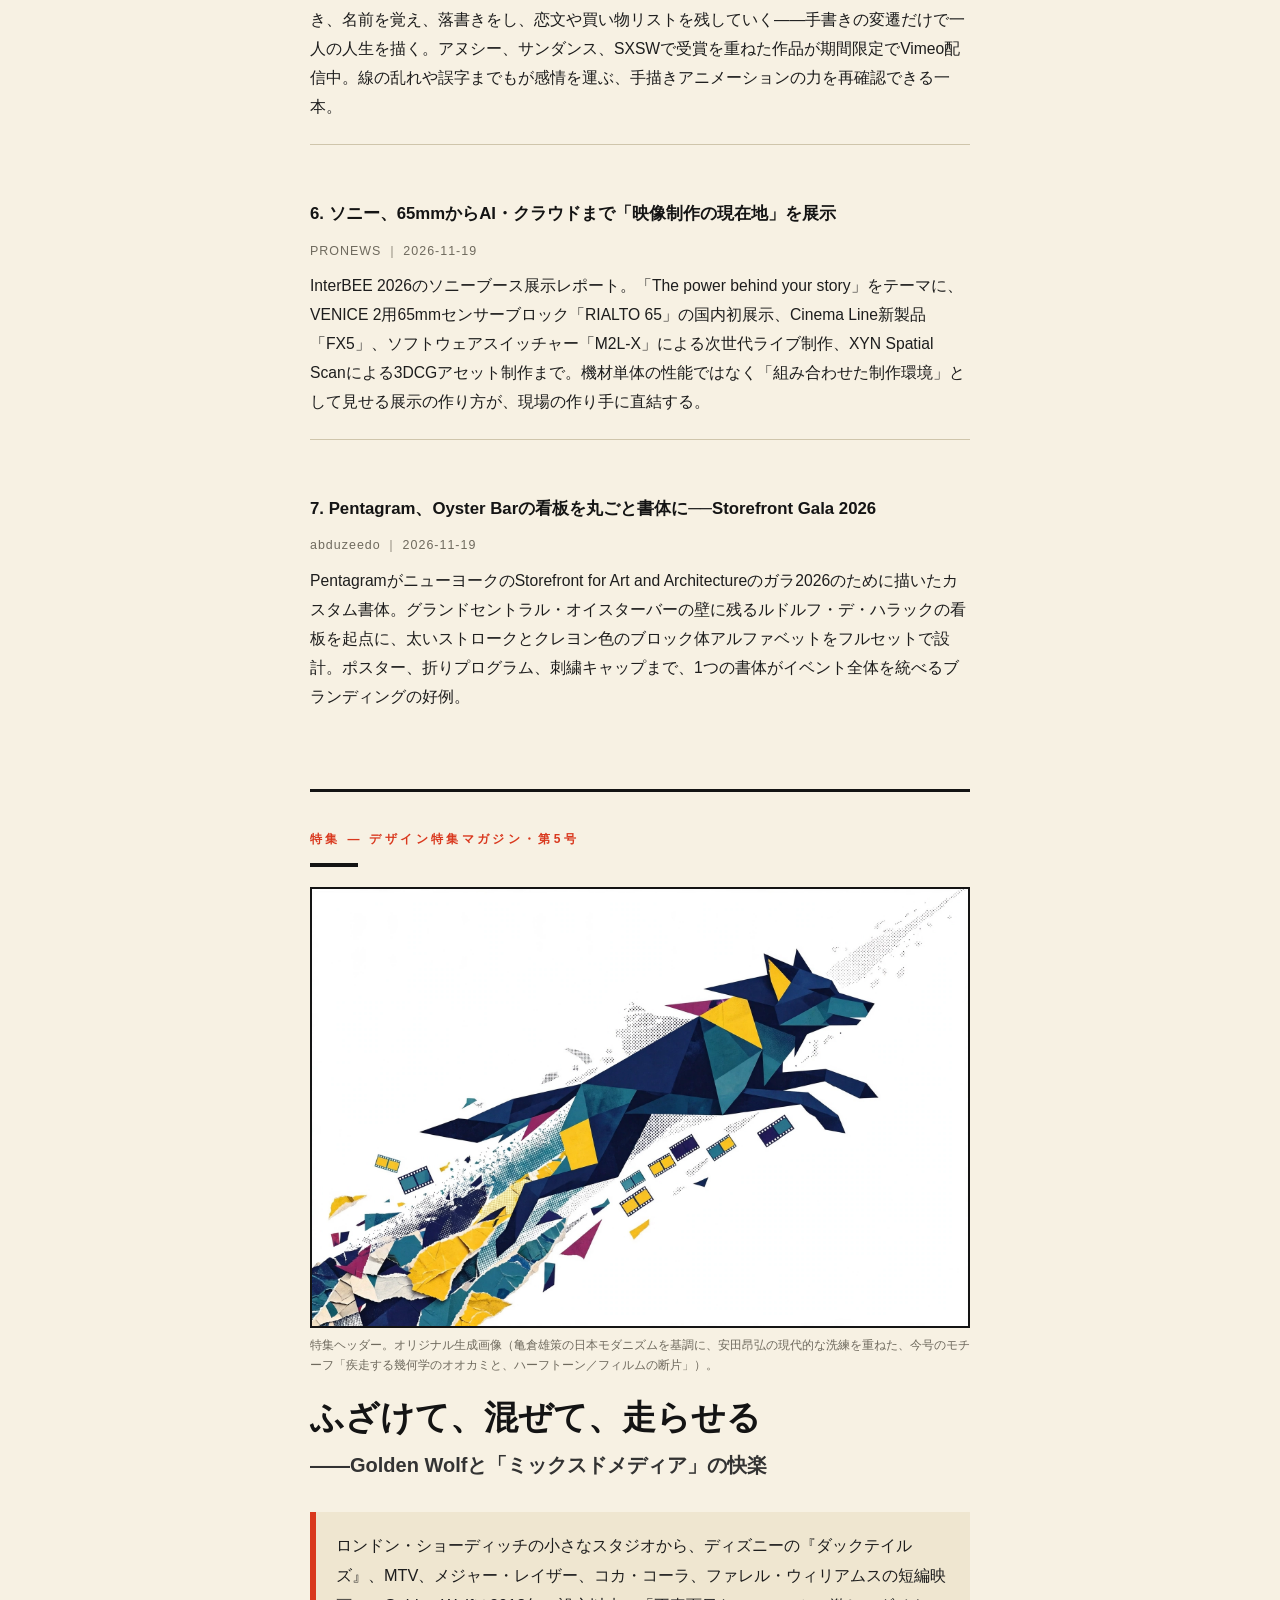
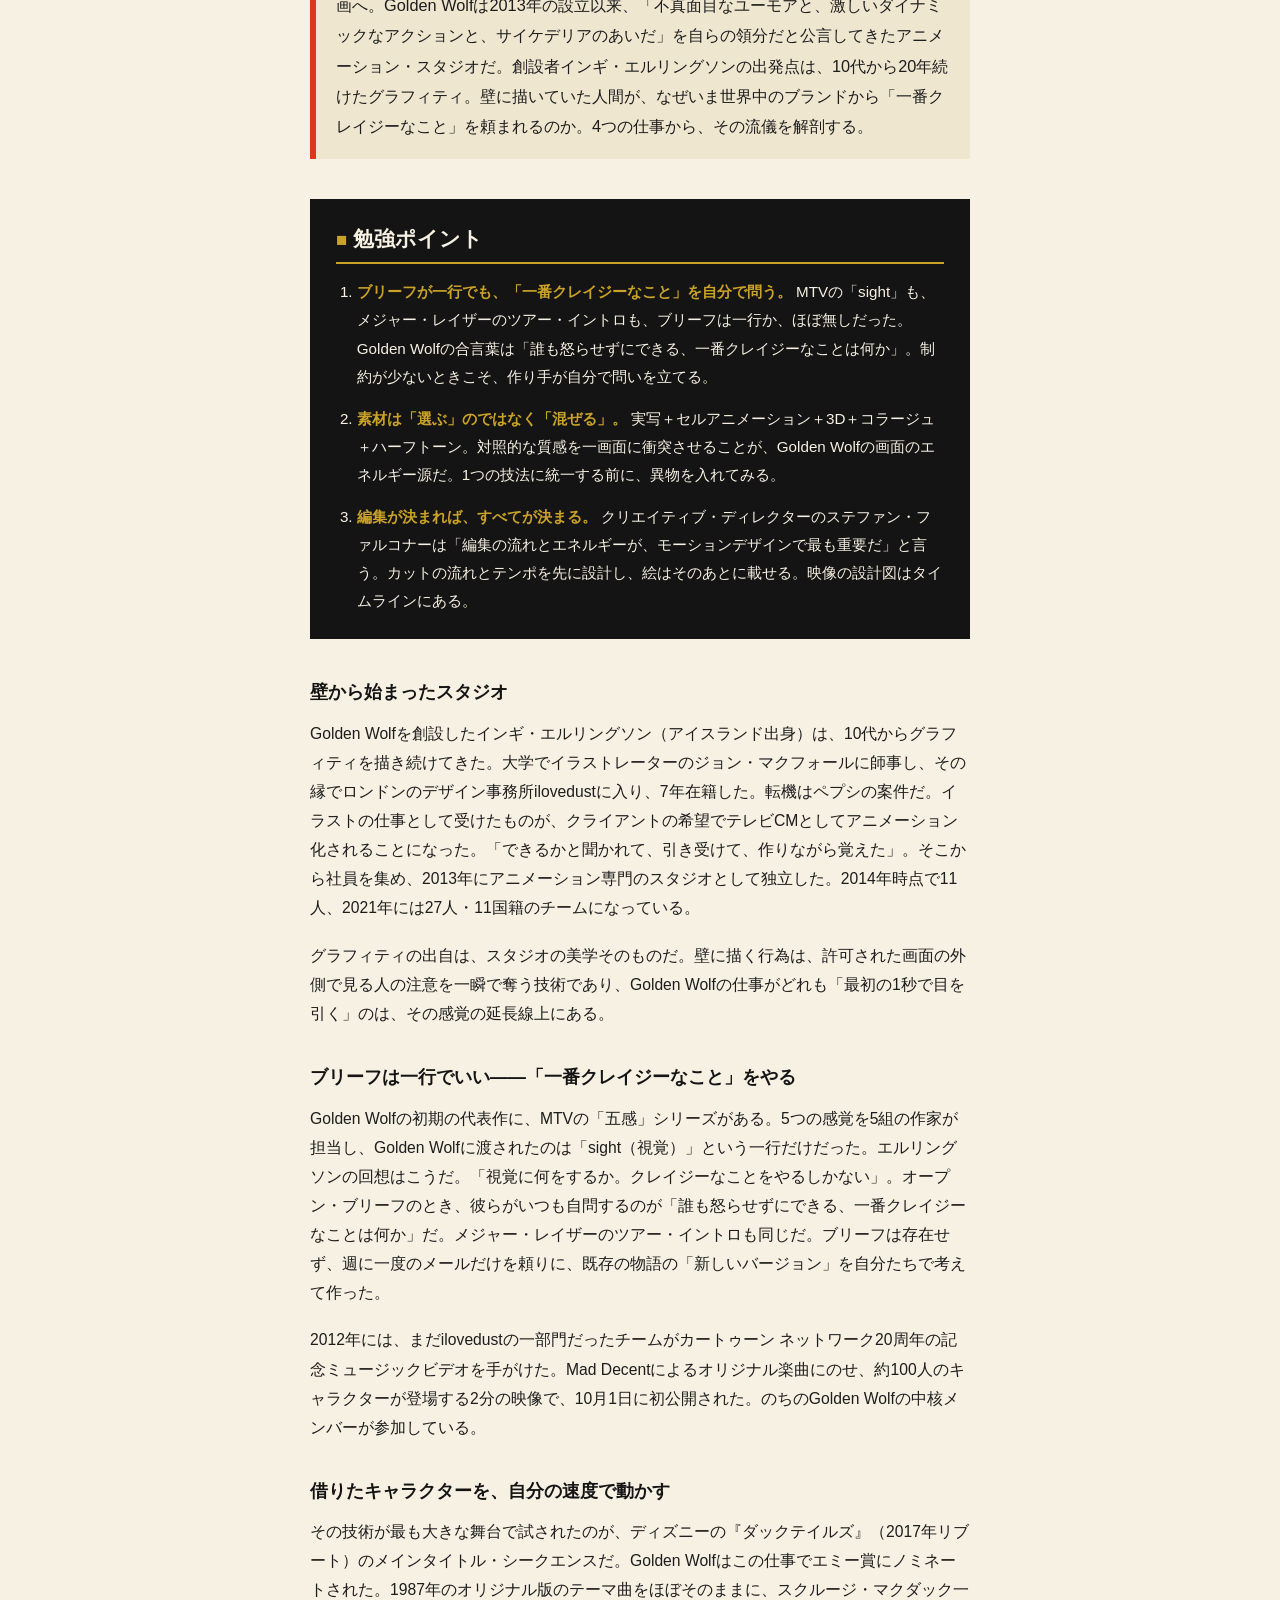
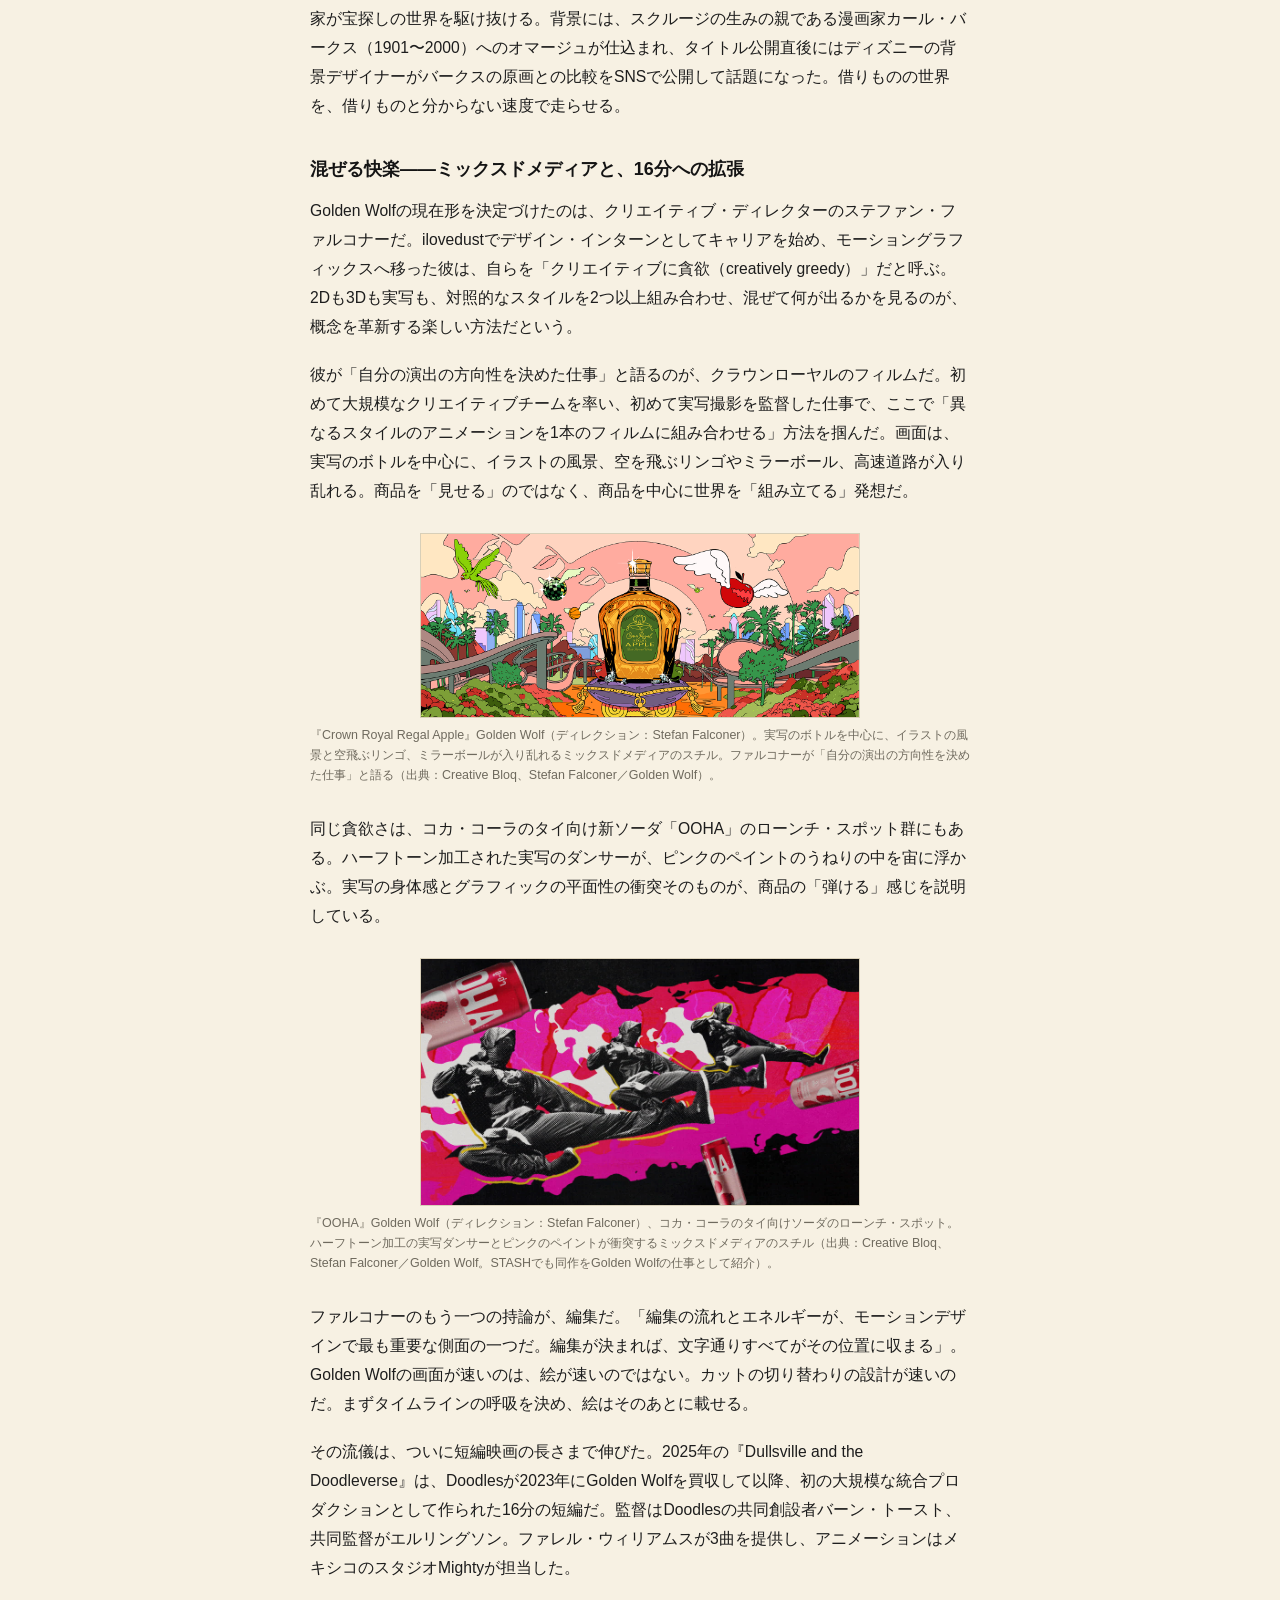
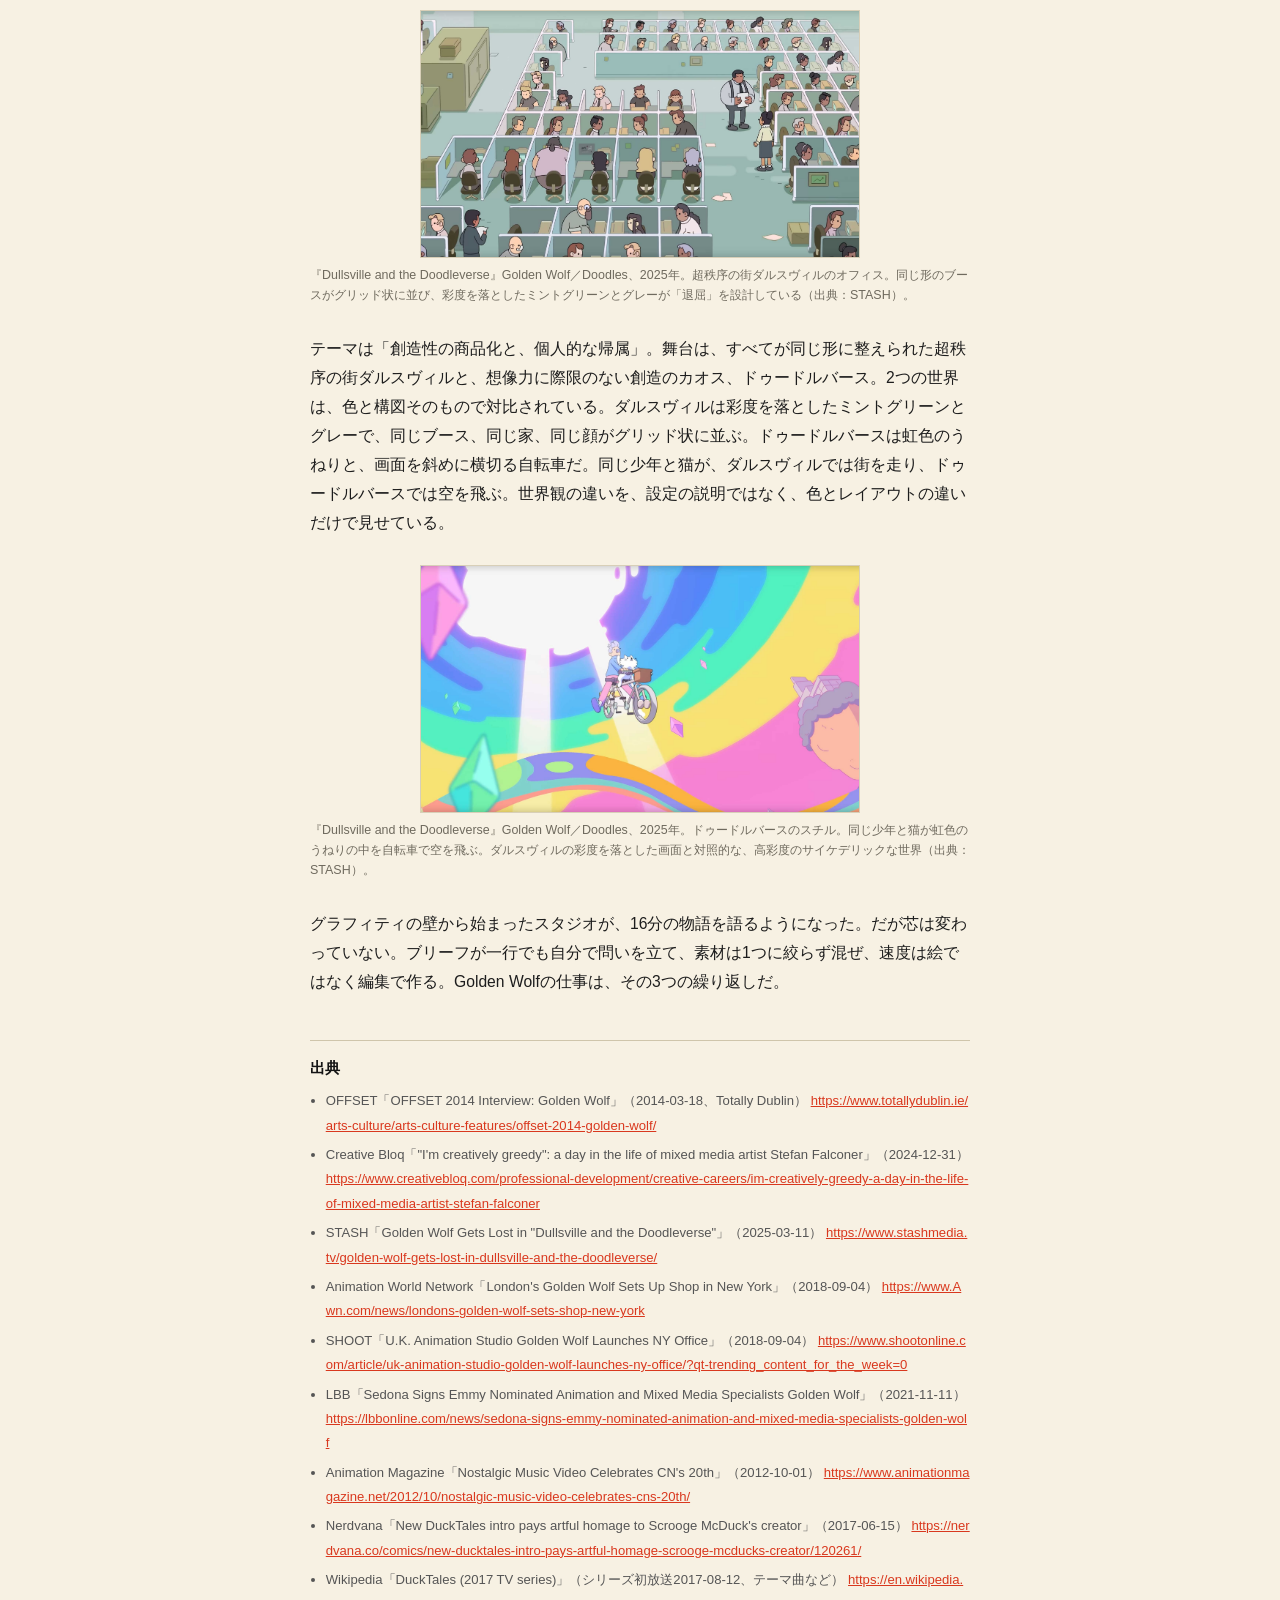
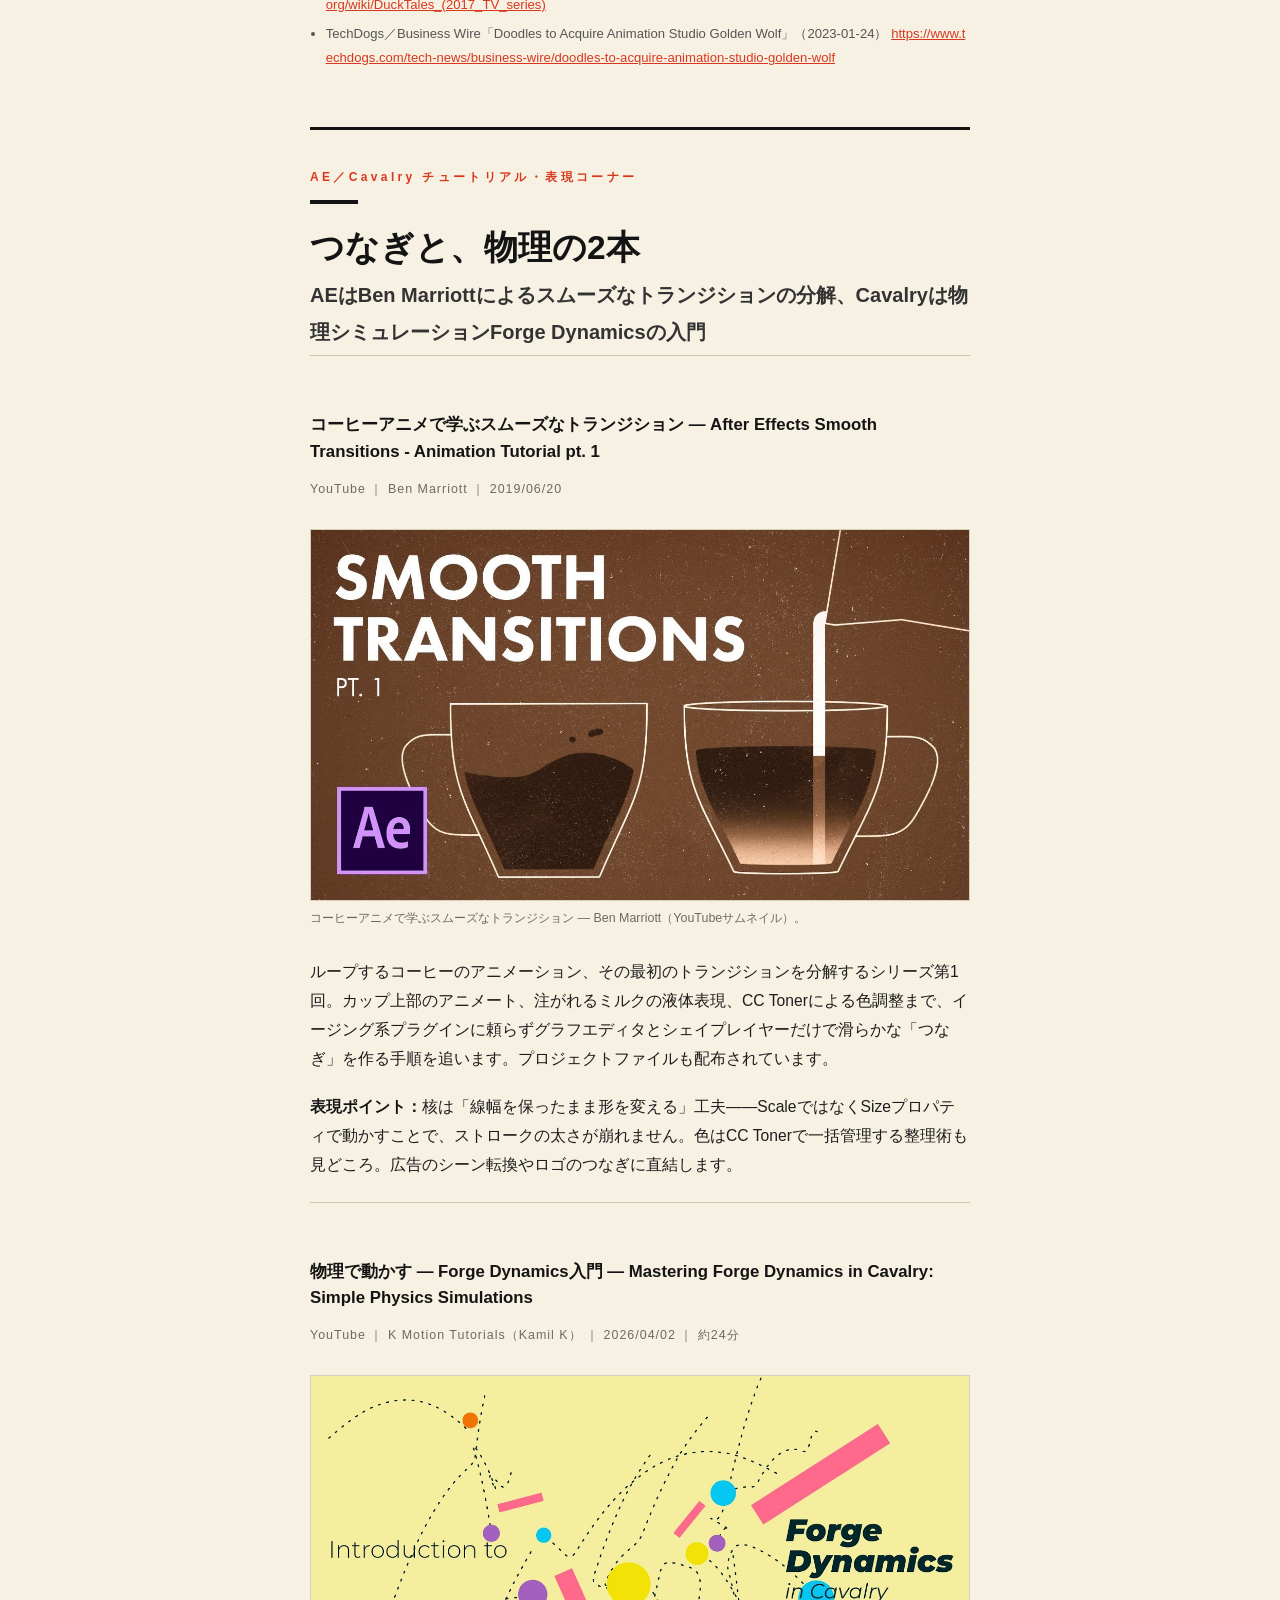
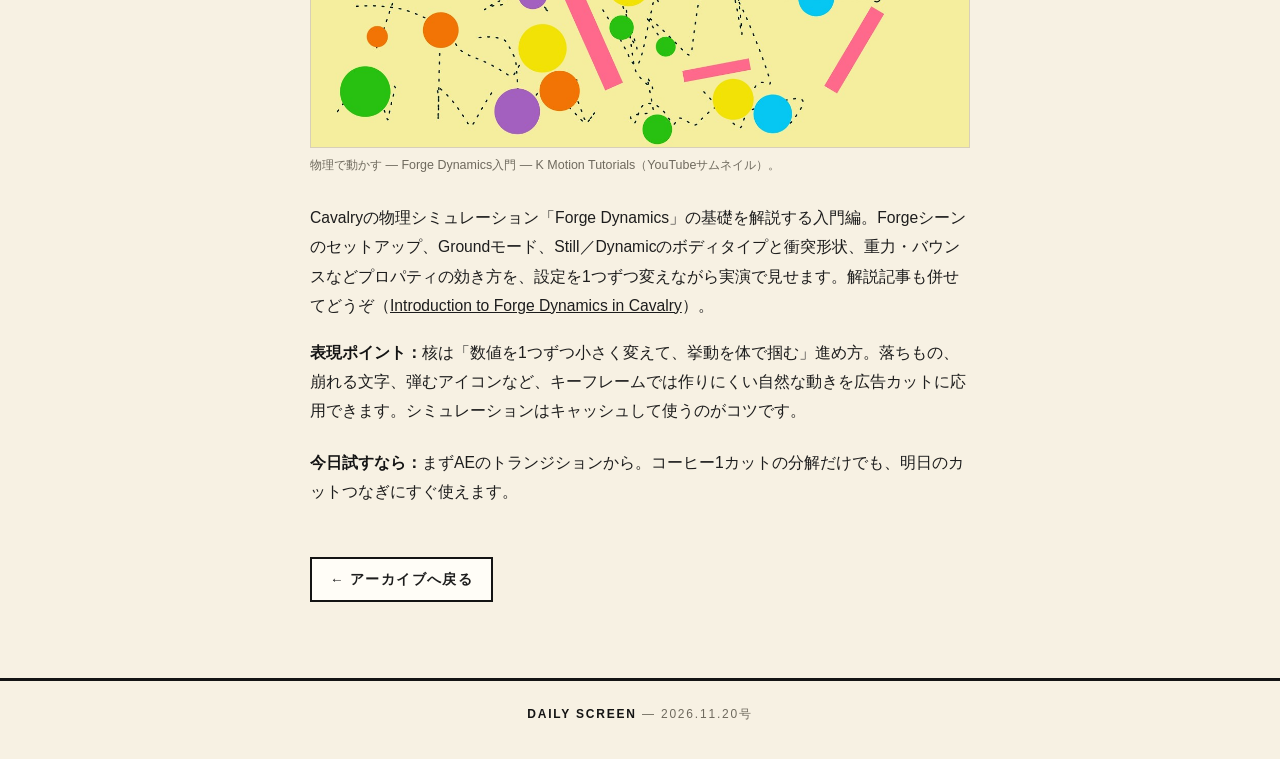
<file: issues/2026-11-20.html>
<!DOCTYPE html>
<html lang="ja">
<head>
<meta charset="UTF-8">
<meta name="viewport" content="width=device-width, initial-scale=1.0">
<title>2026.11.20号 | DAILY SCREEN</title>
<meta name="description" content="DAILY SCREEN 2026年11月20日号。ニュース7本（シンガポールの洪水対策キャンペーン、Nike×バルサのコービー・キット、ウーパールーパーのクリスマス広告ほか）と特集「ふざけて、混ぜて、走らせる ――Golden Wolf」を収録。">
<link rel="stylesheet" href="../style.css">
</head>
<body>

<header class="site-header">
  <div class="inner">
    <a class="site-name" href="../index.html">DAILY <span>SCREEN</span></a>
    <p class="site-tagline">映像とデザインを、毎朝読む。</p>
  </div>
</header>

<main class="article-wrap">
  <div class="article-head">
    <p class="kicker">DAILY SCREEN ― 日刊号</p>
    <h1>2026.11.20号</h1>
    <p class="article-meta">2026年11月20日（金） ｜ ニュース7本 ＋ 特集「Golden Wolf」 ＋ チュートリアル2本</p>
    <figure class="issue-cover">
      <img src="../assets/cover-2026-11-20.png" alt="DAILY SCREEN 2026.11.20号 表紙">
      <figcaption>DAILY SCREEN 2026.11.20号 表紙。モチーフは「運ではなく備え」——雨のハーフトーンドットと水平に積み重なる水位の帯、そして1本の傘で図像化した。</figcaption>
    </figure>
    <div class="cover-points">
      <h2>表紙のデザインのポイント</h2>
      <ul>
        <li>亀倉雄策的：円は使わず、上部のハーフトーンドット（雨）と水平に積み重なる色面（水位）だけで構成する平色の幾何学ポスター。色は藍・空色・生成り・黒の4色に限定し、赤は使わない。</li>
        <li>安田昂弘的：誌名・日付・カバーラインを上下の帯にグリッドで整理し、情報は最小限。下部の小さな黒い傘だけが物語のアクセント。</li>
        <li>モチーフはトップ記事の洪水対策キャンペーン——「運ではなく備え」を、雨のドットと水位の帯、そして1本の傘として図像化した。前日（斜めの帯・深緑×生成り×オレンジ×紺）とはモチーフも配色も変えている。</li>
      </ul>
    </div>
  </div>

  <article>
    <h2 class="section-title">ニュース</h2>

    <div class="highlights">
      <h3>今日のハイライト</h3>
      <ul>
        <li>クリスマス商戦の広告がさらに本格化。シンガポールでは洪水への「備え」を、スイスでは孤独をほどくウーパールーパーを描く、社会派の季節ものが2本並んだ。</li>
        <li>モーション系は鼻が歌うAI時代のミニ・ミュージカルと、ドン・ハーツフェルトの手描き短編『Paper Trail』の2本。手触りのある造形とAIワークフローの対比が面白い一日。</li>
        <li>機材はInterBEE発のソニー展示レポート、デザインはPentagramのカスタム書体によるガラ・アイデンティティ。広告＋モーション系5本／その他2本で7:3を満たす。</li>
      </ul>
    </div>

    <div class="news-item">
      <h3><a href="https://lbbonline.com/news/flood-resilience-singaporeans-more-than-just-luck">1. シンガポールの洪水対策キャンペーン、運ではなく備えを描く</a></h3>
      <p class="news-meta">LBBOnline ｜ 2026-11-19</p>
      <p>シンガポール国家水庁PUBとTBWA\Singaporeによる洪水対策キャンペーン「Luckily You Didn't Rely on Luck」。「運よく助かった」と語られがちな場面の裏には、実はアラート確認や迂回ルートの選択といった備えがあった——という気づきを、運のいい男のユーモラスなフィルムで描く。モンスーン期を前に、行動変容を「怖がらせずに」促す社会派広告の好例。</p>
    </div>

    <div class="news-item">
      <h3><a href="https://lbbonline.com/news/nike-debuts-new-kobe-x-f-c-barcelona-kit">2. Nike×バルサ、コービーの「マンバ・メンタリティ」をまとう新キット</a></h3>
      <p class="news-meta">LBBOnline ｜ 2026-11-19</p>
      <p>NikeとFCバルセロナのコービー・ブライアント・コラボ第2弾、2026-27アウェイキットとコレクションの発表キャンペーン（MOX）。コービー・シースとバルサのクレストを合わせ、選手14人のポートレートで「自信・決意・野心」というマンバ・メンタリティを体現する。スポーツとストリートカルチャーのIPを、キットの物語として再設計した広告事例。</p>
    </div>

    <div class="news-item">
      <h3><a href="https://www.stashmedia.tv/postoffice-amsterdam-give-the-gift-of-closeness-for-swiss-brands-united/">3. ウーパールーパーが孤独をほどく、CG×AIのクリスマス広告</a></h3>
      <p class="news-meta">STASH ｜ 2026-11-17</p>
      <p>スイスのブランド連合Swiss Brands Unitedによる「Give the Gift of Closeness」。水槽でひとり暮らすウーパールーパーのオスカーが、特別な友情で変わっていく心温まるフィルム。Postoffice AmsterdamはCGとAIを組み合わせたハイブリッドワークフローで、キャラクターの感情表現を成立させた。孤独という社会課題を、かわいさと技術の両面から届ける季節の広告。</p>
    </div>

    <div class="news-item">
      <h3><a href="https://www.stashmedia.tv/the-nose-knows-creative-control-makes-stash-debut-with-something-in-the-air-short-film/">4. 鼻が歌うミニ・ミュージカル、AI時代の短編アニメーション</a></h3>
      <p class="news-meta">STASH ｜ 2026-11-16</p>
      <p>ベルリンのCreative Controlによる短編『Something in the Air』。嗅覚をテーマに、擬人化された鼻たちが歌い踊るミニ・ミュージカル。手描きのキャラクターデザインを起点にNano Bananaでスタイルを固定し、Seedance 2.5で動きを生成、DaVinci Resolveで仕上げるというAI併用パイプラインを公開している。「AI生成の寄せ集めに見せない」ためのアートディレクションの考え方が参考になる。</p>
    </div>

    <div class="news-item">
      <h3><a href="https://www.thisiscolossal.com/2026/11/paper-trail-animal-don-hertzfeldt/">5. ドン・ハーツフェルト『Paper Trail』、手書きが綴る一人の人生</a></h3>
      <p class="news-meta">Colossal ｜ 2026-11-16</p>
      <p>ドン・ハーツフェルトの最新短編。主人公スティーブン・リチャードソンが初めて文字を書き、名前を覚え、落書きをし、恋文や買い物リストを残していく——手書きの変遷だけで一人の人生を描く。アヌシー、サンダンス、SXSWで受賞を重ねた作品が期間限定でVimeo配信中。線の乱れや誤字までもが感情を運ぶ、手描きアニメーションの力を再確認できる一本。</p>
    </div>

    <div class="news-item">
      <h3><a href="https://jp.pronews.com/special/202611191144793728.html">6. ソニー、65mmからAI・クラウドまで「映像制作の現在地」を展示</a></h3>
      <p class="news-meta">PRONEWS ｜ 2026-11-19</p>
      <p>InterBEE 2026のソニーブース展示レポート。「The power behind your story」をテーマに、VENICE 2用65mmセンサーブロック「RIALTO 65」の国内初展示、Cinema Line新製品「FX5」、ソフトウェアスイッチャー「M2L-X」による次世代ライブ制作、XYN Spatial Scanによる3DCGアセット制作まで。機材単体の性能ではなく「組み合わせた制作環境」として見せる展示の作り方が、現場の作り手に直結する。</p>
    </div>

    <div class="news-item">
      <h3><a href="https://abduzeedo.com/brand-identity-storefront-gala-2026-pentagram">7. Pentagram、Oyster Barの看板を丸ごと書体に──Storefront Gala 2026</a></h3>
      <p class="news-meta">abduzeedo ｜ 2026-11-19</p>
      <p>PentagramがニューヨークのStorefront for Art and Architectureのガラ2026のために描いたカスタム書体。グランドセントラル・オイスターバーの壁に残るルドルフ・デ・ハラックの看板を起点に、太いストロークとクレヨン色のブロック体アルファベットをフルセットで設計。ポスター、折りプログラム、刺繍キャップまで、1つの書体がイベント全体を統べるブランディングの好例。</p>
    </div>

    <section class="feature">
      <p class="kicker">特集 ― デザイン特集マガジン・第5号</p>
      <figure class="hero">
        <img src="../assets/gw-header.webp" alt="特集ヘッダー：疾走する幾何学のオオカミと、ハーフトーン／フィルムの断片 ― 亀倉モダニズム×安田の洗練">
        <figcaption>特集ヘッダー。オリジナル生成画像（亀倉雄策の日本モダニズムを基調に、安田昂弘の現代的な洗練を重ねた、今号のモチーフ「疾走する幾何学のオオカミと、ハーフトーン／フィルムの断片」）。</figcaption>
      </figure>
      <h2 class="feature-title">ふざけて、混ぜて、走らせる</h2>
      <p class="feature-subtitle">――Golden Wolfと「ミックスドメディア」の快楽</p>

      <p class="lead">ロンドン・ショーディッチの小さなスタジオから、ディズニーの『ダックテイルズ』、MTV、メジャー・レイザー、コカ・コーラ、ファレル・ウィリアムスの短編映画へ。Golden Wolfは2013年の設立以来、「不真面目なユーモアと、激しいダイナミックなアクションと、サイケデリアのあいだ」を自らの領分だと公言してきたアニメーション・スタジオだ。創設者インギ・エルリングソンの出発点は、10代から20年続けたグラフィティ。壁に描いていた人間が、なぜいま世界中のブランドから「一番クレイジーなこと」を頼まれるのか。4つの仕事から、その流儀を解剖する。</p>

      <div class="study">
        <h2>勉強ポイント</h2>
        <ol>
          <li><strong>ブリーフが一行でも、「一番クレイジーなこと」を自分で問う。</strong> MTVの「sight」も、メジャー・レイザーのツアー・イントロも、ブリーフは一行か、ほぼ無しだった。Golden Wolfの合言葉は「誰も怒らせずにできる、一番クレイジーなことは何か」。制約が少ないときこそ、作り手が自分で問いを立てる。</li>
          <li><strong>素材は「選ぶ」のではなく「混ぜる」。</strong> 実写＋セルアニメーション＋3D＋コラージュ＋ハーフトーン。対照的な質感を一画面に衝突させることが、Golden Wolfの画面のエネルギー源だ。1つの技法に統一する前に、異物を入れてみる。</li>
          <li><strong>編集が決まれば、すべてが決まる。</strong> クリエイティブ・ディレクターのステファン・ファルコナーは「編集の流れとエネルギーが、モーションデザインで最も重要だ」と言う。カットの流れとテンポを先に設計し、絵はそのあとに載せる。映像の設計図はタイムラインにある。</li>
        </ol>
      </div>

      <h3>壁から始まったスタジオ</h3>
      <p>Golden Wolfを創設したインギ・エルリングソン（アイスランド出身）は、10代からグラフィティを描き続けてきた。大学でイラストレーターのジョン・マクフォールに師事し、その縁でロンドンのデザイン事務所ilovedustに入り、7年在籍した。転機はペプシの案件だ。イラストの仕事として受けたものが、クライアントの希望でテレビCMとしてアニメーション化されることになった。「できるかと聞かれて、引き受けて、作りながら覚えた」。そこから社員を集め、2013年にアニメーション専門のスタジオとして独立した。2014年時点で11人、2021年には27人・11国籍のチームになっている。</p>
      <p>グラフィティの出自は、スタジオの美学そのものだ。壁に描く行為は、許可された画面の外側で見る人の注意を一瞬で奪う技術であり、Golden Wolfの仕事がどれも「最初の1秒で目を引く」のは、その感覚の延長線上にある。</p>

      <h3>ブリーフは一行でいい――「一番クレイジーなこと」をやる</h3>
      <p>Golden Wolfの初期の代表作に、MTVの「五感」シリーズがある。5つの感覚を5組の作家が担当し、Golden Wolfに渡されたのは「sight（視覚）」という一行だけだった。エルリングソンの回想はこうだ。「視覚に何をするか。クレイジーなことをやるしかない」。オープン・ブリーフのとき、彼らがいつも自問するのが「誰も怒らせずにできる、一番クレイジーなことは何か」だ。メジャー・レイザーのツアー・イントロも同じだ。ブリーフは存在せず、週に一度のメールだけを頼りに、既存の物語の「新しいバージョン」を自分たちで考えて作った。</p>
      <p>2012年には、まだilovedustの一部門だったチームがカートゥーン ネットワーク20周年の記念ミュージックビデオを手がけた。Mad Decentによるオリジナル楽曲にのせ、約100人のキャラクターが登場する2分の映像で、10月1日に初公開された。のちのGolden Wolfの中核メンバーが参加している。</p>

      <h3>借りたキャラクターを、自分の速度で動かす</h3>
      <p>その技術が最も大きな舞台で試されたのが、ディズニーの『ダックテイルズ』（2017年リブート）のメインタイトル・シークエンスだ。Golden Wolfはこの仕事でエミー賞にノミネートされた。1987年のオリジナル版のテーマ曲をほぼそのままに、スクルージ・マクダック一家が宝探しの世界を駆け抜ける。背景には、スクルージの生みの親である漫画家カール・バークス（1901〜2000）へのオマージュが仕込まれ、タイトル公開直後にはディズニーの背景デザイナーがバークスの原画との比較をSNSで公開して話題になった。借りものの世界を、借りものと分からない速度で走らせる。</p>

      <h3>混ぜる快楽――ミックスドメディアと、16分への拡張</h3>
      <p>Golden Wolfの現在形を決定づけたのは、クリエイティブ・ディレクターのステファン・ファルコナーだ。ilovedustでデザイン・インターンとしてキャリアを始め、モーショングラフィックスへ移った彼は、自らを「クリエイティブに貪欲（creatively greedy）」だと呼ぶ。2Dも3Dも実写も、対照的なスタイルを2つ以上組み合わせ、混ぜて何が出るかを見るのが、概念を革新する楽しい方法だという。</p>
      <p>彼が「自分の演出の方向性を決めた仕事」と語るのが、クラウンローヤルのフィルムだ。初めて大規模なクリエイティブチームを率い、初めて実写撮影を監督した仕事で、ここで「異なるスタイルのアニメーションを1本のフィルムに組み合わせる」方法を掴んだ。画面は、実写のボトルを中心に、イラストの風景、空を飛ぶリンゴやミラーボール、高速道路が入り乱れる。商品を「見せる」のではなく、商品を中心に世界を「組み立てる」発想だ。</p>

      <figure class="portrait">
        <img src="../assets/gw-crown-royal.png" alt="Crown Royal Regal Apple Golden Wolf">
        <figcaption>『Crown Royal Regal Apple』Golden Wolf（ディレクション：Stefan Falconer）。実写のボトルを中心に、イラストの風景と空飛ぶリンゴ、ミラーボールが入り乱れるミックスドメディアのスチル。ファルコナーが「自分の演出の方向性を決めた仕事」と語る（出典：Creative Bloq、Stefan Falconer／Golden Wolf）。</figcaption>
      </figure>

      <p>同じ貪欲さは、コカ・コーラのタイ向け新ソーダ「OOHA」のローンチ・スポット群にもある。ハーフトーン加工された実写のダンサーが、ピンクのペイントのうねりの中を宙に浮かぶ。実写の身体感とグラフィックの平面性の衝突そのものが、商品の「弾ける」感じを説明している。</p>

      <figure class="portrait">
        <img src="../assets/gw-ooha.jpg" alt="OOHA Golden Wolf">
        <figcaption>『OOHA』Golden Wolf（ディレクション：Stefan Falconer）、コカ・コーラのタイ向けソーダのローンチ・スポット。ハーフトーン加工の実写ダンサーとピンクのペイントが衝突するミックスドメディアのスチル（出典：Creative Bloq、Stefan Falconer／Golden Wolf。STASHでも同作をGolden Wolfの仕事として紹介）。</figcaption>
      </figure>

      <p>ファルコナーのもう一つの持論が、編集だ。「編集の流れとエネルギーが、モーションデザインで最も重要な側面の一つだ。編集が決まれば、文字通りすべてがその位置に収まる」。Golden Wolfの画面が速いのは、絵が速いのではない。カットの切り替わりの設計が速いのだ。まずタイムラインの呼吸を決め、絵はそのあとに載せる。</p>
      <p>その流儀は、ついに短編映画の長さまで伸びた。2025年の『Dullsville and the Doodleverse』は、Doodlesが2023年にGolden Wolfを買収して以降、初の大規模な統合プロダクションとして作られた16分の短編だ。監督はDoodlesの共同創設者バーン・トースト、共同監督がエルリングソン。ファレル・ウィリアムスが3曲を提供し、アニメーションはメキシコのスタジオMightyが担当した。</p>

      <figure class="portrait">
        <img src="../assets/gw-dullsville-office.jpg" alt="Dullsville and the Doodleverse Golden Wolf／Doodles">
        <figcaption>『Dullsville and the Doodleverse』Golden Wolf／Doodles、2025年。超秩序の街ダルスヴィルのオフィス。同じ形のブースがグリッド状に並び、彩度を落としたミントグリーンとグレーが「退屈」を設計している（出典：STASH）。</figcaption>
      </figure>

      <p>テーマは「創造性の商品化と、個人的な帰属」。舞台は、すべてが同じ形に整えられた超秩序の街ダルスヴィルと、想像力に際限のない創造のカオス、ドゥードルバース。2つの世界は、色と構図そのもので対比されている。ダルスヴィルは彩度を落としたミントグリーンとグレーで、同じブース、同じ家、同じ顔がグリッド状に並ぶ。ドゥードルバースは虹色のうねりと、画面を斜めに横切る自転車だ。同じ少年と猫が、ダルスヴィルでは街を走り、ドゥードルバースでは空を飛ぶ。世界観の違いを、設定の説明ではなく、色とレイアウトの違いだけで見せている。</p>

      <figure class="portrait">
        <img src="../assets/gw-doodleverse.jpg" alt="Dullsville and the Doodleverse ドゥードルバース">
        <figcaption>『Dullsville and the Doodleverse』Golden Wolf／Doodles、2025年。ドゥードルバースのスチル。同じ少年と猫が虹色のうねりの中を自転車で空を飛ぶ。ダルスヴィルの彩度を落とした画面と対照的な、高彩度のサイケデリックな世界（出典：STASH）。</figcaption>
      </figure>

      <p>グラフィティの壁から始まったスタジオが、16分の物語を語るようになった。だが芯は変わっていない。ブリーフが一行でも自分で問いを立て、素材は1つに絞らず混ぜ、速度は絵ではなく編集で作る。Golden Wolfの仕事は、その3つの繰り返しだ。</p>

      <div class="sources">
        <h2>出典</h2>
        <ul>
          <li>OFFSET「OFFSET 2014 Interview: Golden Wolf」（2014-03-18、Totally Dublin） <a href="https://www.totallydublin.ie/arts-culture/arts-culture-features/offset-2014-golden-wolf/">https://www.totallydublin.ie/arts-culture/arts-culture-features/offset-2014-golden-wolf/</a></li>
          <li>Creative Bloq「"I'm creatively greedy": a day in the life of mixed media artist Stefan Falconer」（2024-12-31） <a href="https://www.creativebloq.com/professional-development/creative-careers/im-creatively-greedy-a-day-in-the-life-of-mixed-media-artist-stefan-falconer">https://www.creativebloq.com/professional-development/creative-careers/im-creatively-greedy-a-day-in-the-life-of-mixed-media-artist-stefan-falconer</a></li>
          <li>STASH「Golden Wolf Gets Lost in "Dullsville and the Doodleverse"」（2025-03-11） <a href="https://www.stashmedia.tv/golden-wolf-gets-lost-in-dullsville-and-the-doodleverse/">https://www.stashmedia.tv/golden-wolf-gets-lost-in-dullsville-and-the-doodleverse/</a></li>
          <li>Animation World Network「London's Golden Wolf Sets Up Shop in New York」（2018-09-04） <a href="https://www.Awn.com/news/londons-golden-wolf-sets-shop-new-york">https://www.Awn.com/news/londons-golden-wolf-sets-shop-new-york</a></li>
          <li>SHOOT「U.K. Animation Studio Golden Wolf Launches NY Office」（2018-09-04） <a href="https://www.shootonline.com/article/uk-animation-studio-golden-wolf-launches-ny-office/?qt-trending_content_for_the_week=0">https://www.shootonline.com/article/uk-animation-studio-golden-wolf-launches-ny-office/?qt-trending_content_for_the_week=0</a></li>
          <li>LBB「Sedona Signs Emmy Nominated Animation and Mixed Media Specialists Golden Wolf」（2021-11-11） <a href="https://lbbonline.com/news/sedona-signs-emmy-nominated-animation-and-mixed-media-specialists-golden-wolf">https://lbbonline.com/news/sedona-signs-emmy-nominated-animation-and-mixed-media-specialists-golden-wolf</a></li>
          <li>Animation Magazine「Nostalgic Music Video Celebrates CN's 20th」（2012-10-01） <a href="https://www.animationmagazine.net/2012/10/nostalgic-music-video-celebrates-cns-20th/">https://www.animationmagazine.net/2012/10/nostalgic-music-video-celebrates-cns-20th/</a></li>
          <li>Nerdvana「New DuckTales intro pays artful homage to Scrooge McDuck's creator」（2017-06-15） <a href="https://nerdvana.co/comics/new-ducktales-intro-pays-artful-homage-scrooge-mcducks-creator/120261/">https://nerdvana.co/comics/new-ducktales-intro-pays-artful-homage-scrooge-mcducks-creator/120261/</a></li>
          <li>Wikipedia「DuckTales (2017 TV series)」（シリーズ初放送2017-08-12、テーマ曲など） <a href="https://en.wikipedia.org/wiki/DuckTales_(2017_TV_series)">https://en.wikipedia.org/wiki/DuckTales_(2017_TV_series)</a></li>
          <li>TechDogs／Business Wire「Doodles to Acquire Animation Studio Golden Wolf」（2023-01-24） <a href="https://www.techdogs.com/tech-news/business-wire/doodles-to-acquire-animation-studio-golden-wolf">https://www.techdogs.com/tech-news/business-wire/doodles-to-acquire-animation-studio-golden-wolf</a></li>
        </ul>
      </div>
    </section>

    <section class="feature">
      <p class="kicker">AE／Cavalry チュートリアル・表現コーナー</p>
      <h2 class="feature-title">つなぎと、物理の2本</h2>
      <p class="feature-subtitle">AEはBen Marriottによるスムーズなトランジションの分解、Cavalryは物理シミュレーションForge Dynamicsの入門</p>

      <div class="news-item">
        <h3><a href="https://www.youtube.com/watch?v=UVDpgP7sRbw">コーヒーアニメで学ぶスムーズなトランジション ― After Effects Smooth Transitions - Animation Tutorial pt. 1</a></h3>
        <p class="news-meta">YouTube ｜ Ben Marriott ｜ 2019/06/20</p>
        <figure>
          <img src="../assets/ae-smooth-transitions.jpg" alt="コーヒーアニメで学ぶスムーズなトランジション — Ben Marriott サムネイル">
          <figcaption>コーヒーアニメで学ぶスムーズなトランジション — Ben Marriott（YouTubeサムネイル）。</figcaption>
        </figure>
        <p>ループするコーヒーのアニメーション、その最初のトランジションを分解するシリーズ第1回。カップ上部のアニメート、注がれるミルクの液体表現、CC Tonerによる色調整まで、イージング系プラグインに頼らずグラフエディタとシェイプレイヤーだけで滑らかな「つなぎ」を作る手順を追います。プロジェクトファイルも配布されています。</p>
        <p><strong>表現ポイント：</strong>核は「線幅を保ったまま形を変える」工夫——ScaleではなくSizeプロパティで動かすことで、ストロークの太さが崩れません。色はCC Tonerで一括管理する整理術も見どころ。広告のシーン転換やロゴのつなぎに直結します。</p>
      </div>

      <div class="news-item">
        <h3><a href="https://www.youtube.com/watch?v=ta6dSaL21yQ">物理で動かす — Forge Dynamics入門 ― Mastering Forge Dynamics in Cavalry: Simple Physics Simulations</a></h3>
        <p class="news-meta">YouTube ｜ K Motion Tutorials（Kamil K） ｜ 2026/04/02 ｜ 約24分</p>
        <figure>
          <img src="../assets/cavalry-forge-dynamics.jpg" alt="物理で動かす — Forge Dynamics入門 — K Motion Tutorials サムネイル">
          <figcaption>物理で動かす — Forge Dynamics入門 — K Motion Tutorials（YouTubeサムネイル）。</figcaption>
        </figure>
        <p>Cavalryの物理シミュレーション「Forge Dynamics」の基礎を解説する入門編。Forgeシーンのセットアップ、Groundモード、Still／Dynamicのボディタイプと衝突形状、重力・バウンスなどプロパティの効き方を、設定を1つずつ変えながら実演で見せます。解説記事も併せてどうぞ（<a href="https://www.kamilk.co.uk/2026/04/introduction-to-forge-dynamics-in-cavalry/">Introduction to Forge Dynamics in Cavalry</a>）。</p>
        <p><strong>表現ポイント：</strong>核は「数値を1つずつ小さく変えて、挙動を体で掴む」進め方。落ちもの、崩れる文字、弾むアイコンなど、キーフレームでは作りにくい自然な動きを広告カットに応用できます。シミュレーションはキャッシュして使うのがコツです。</p>
      </div>

      <p><strong>今日試すなら：</strong>まずAEのトランジションから。コーヒー1カットの分解だけでも、明日のカットつなぎにすぐ使えます。</p>
    </section>

    <a class="back" href="../index.html">← アーカイブへ戻る</a>
  </article>
</main>

<footer class="site-footer"><b>DAILY SCREEN</b> — 2026.11.20号</footer>
</body>
</html>
</file>
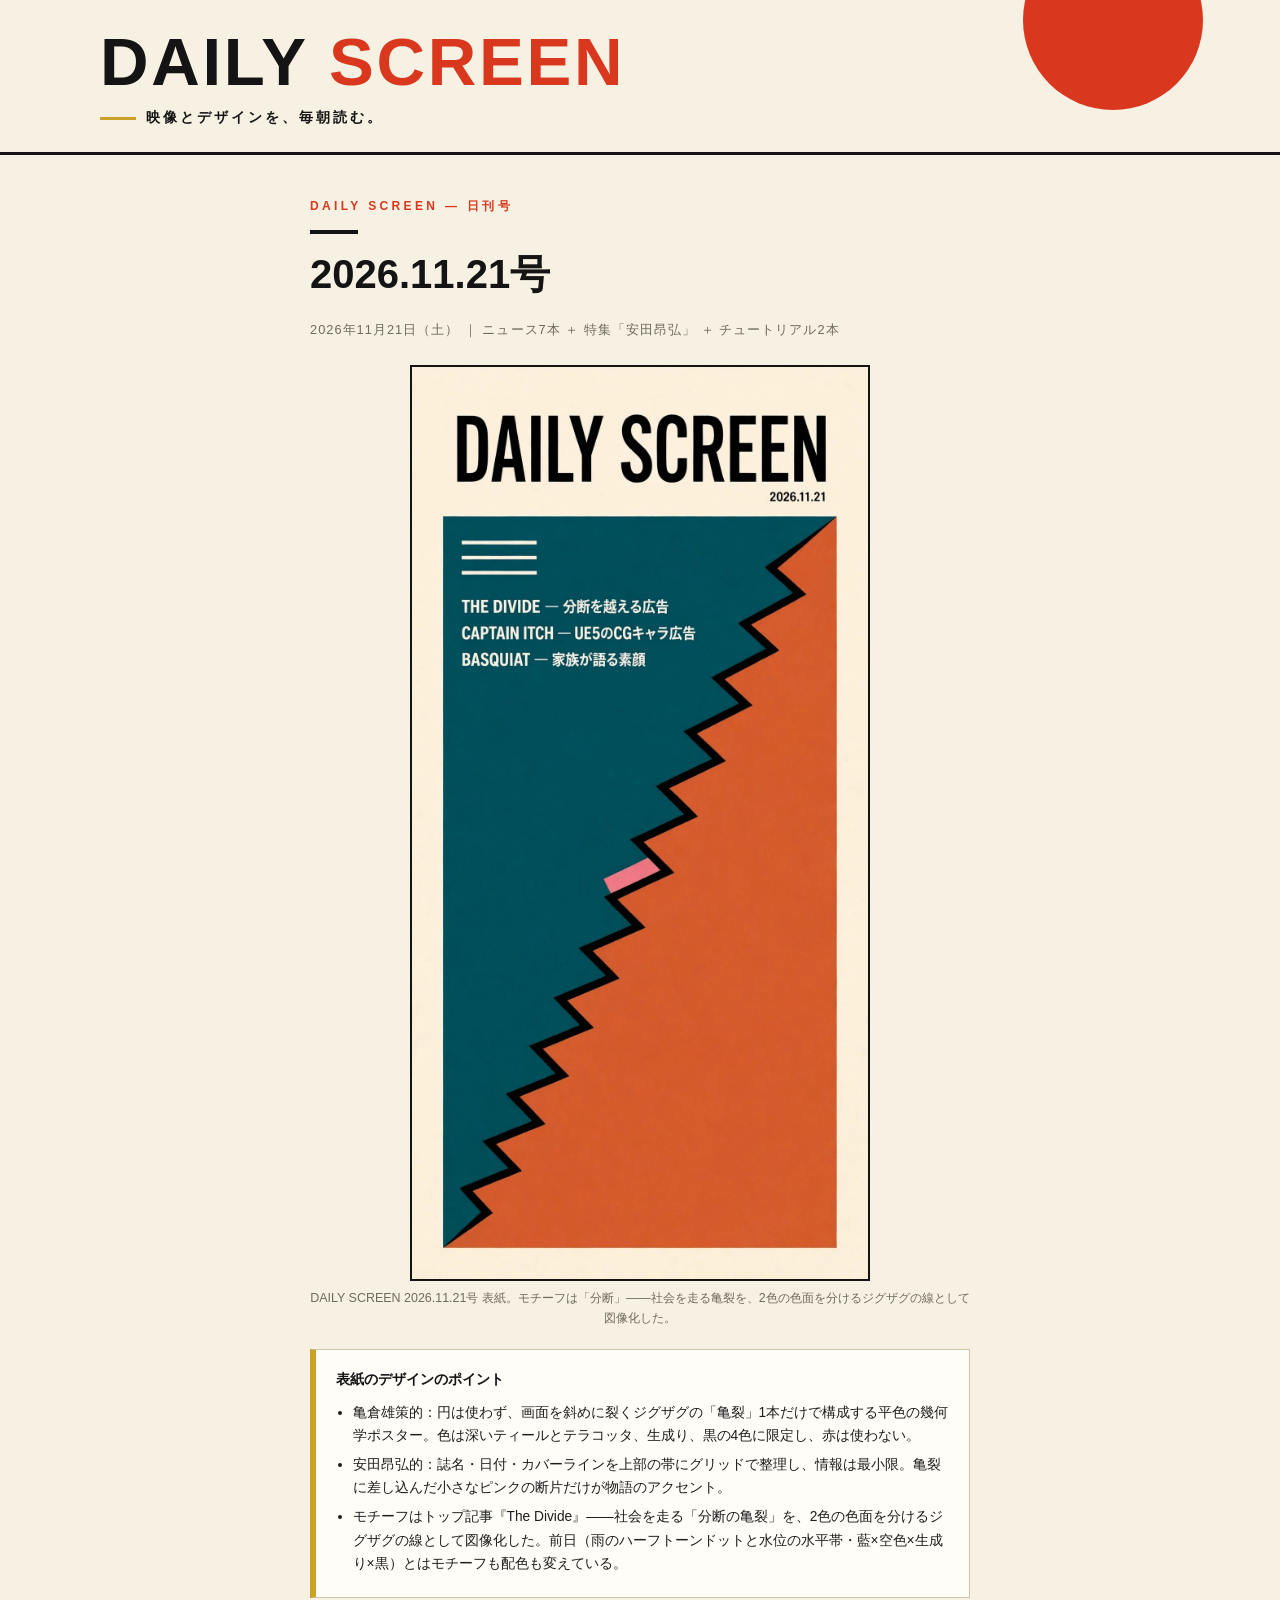
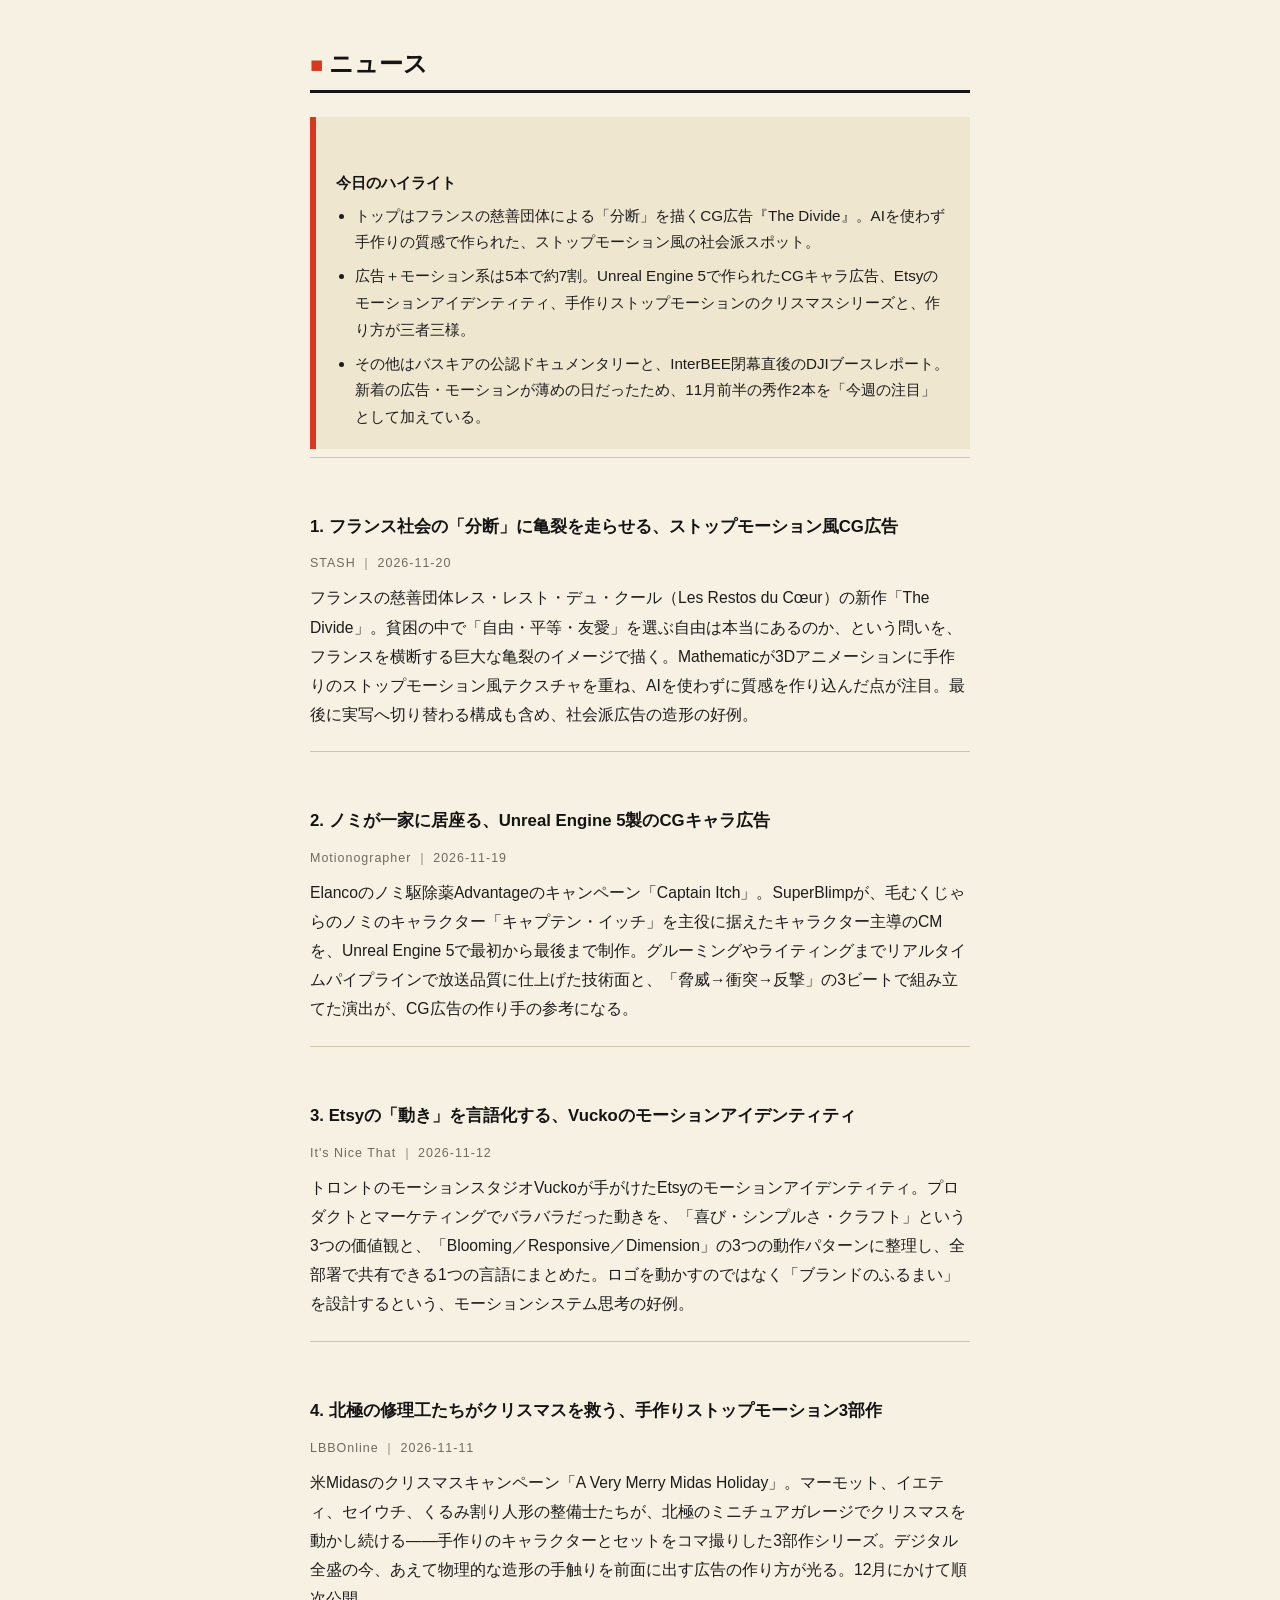
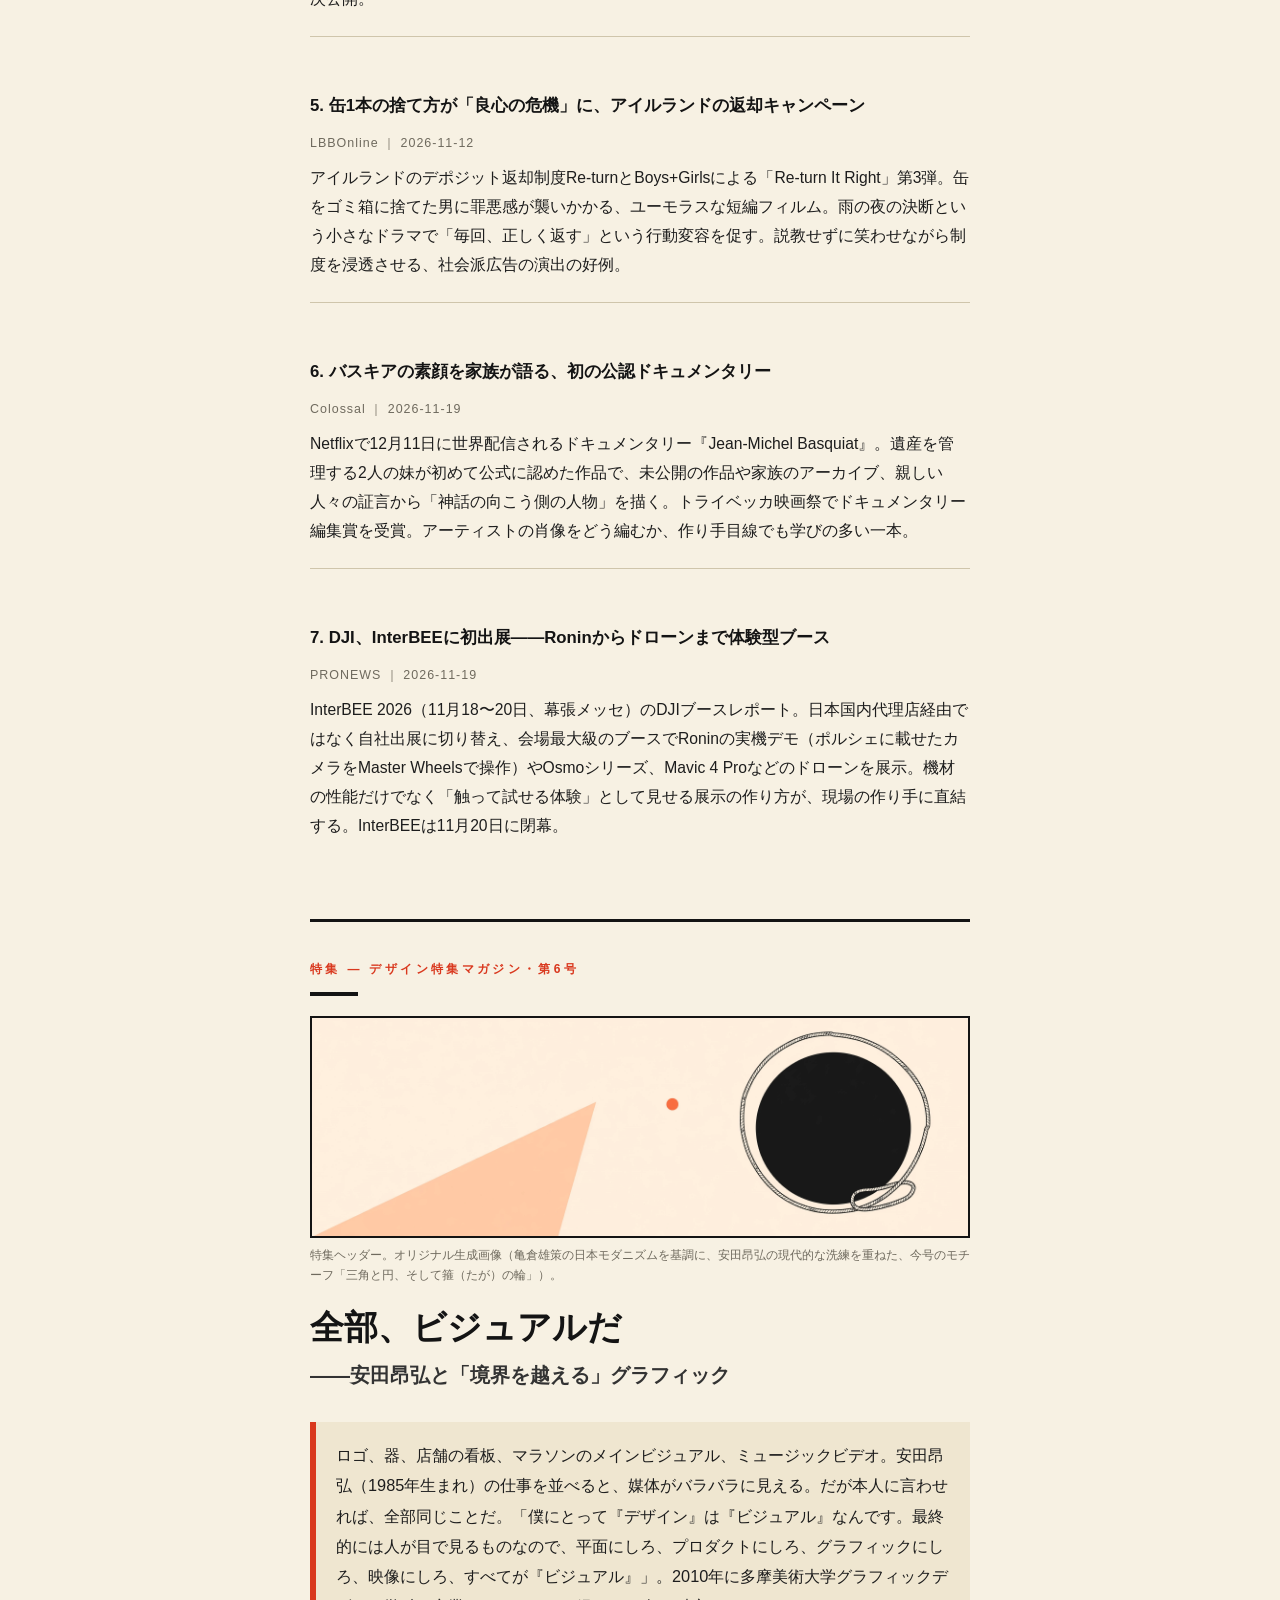
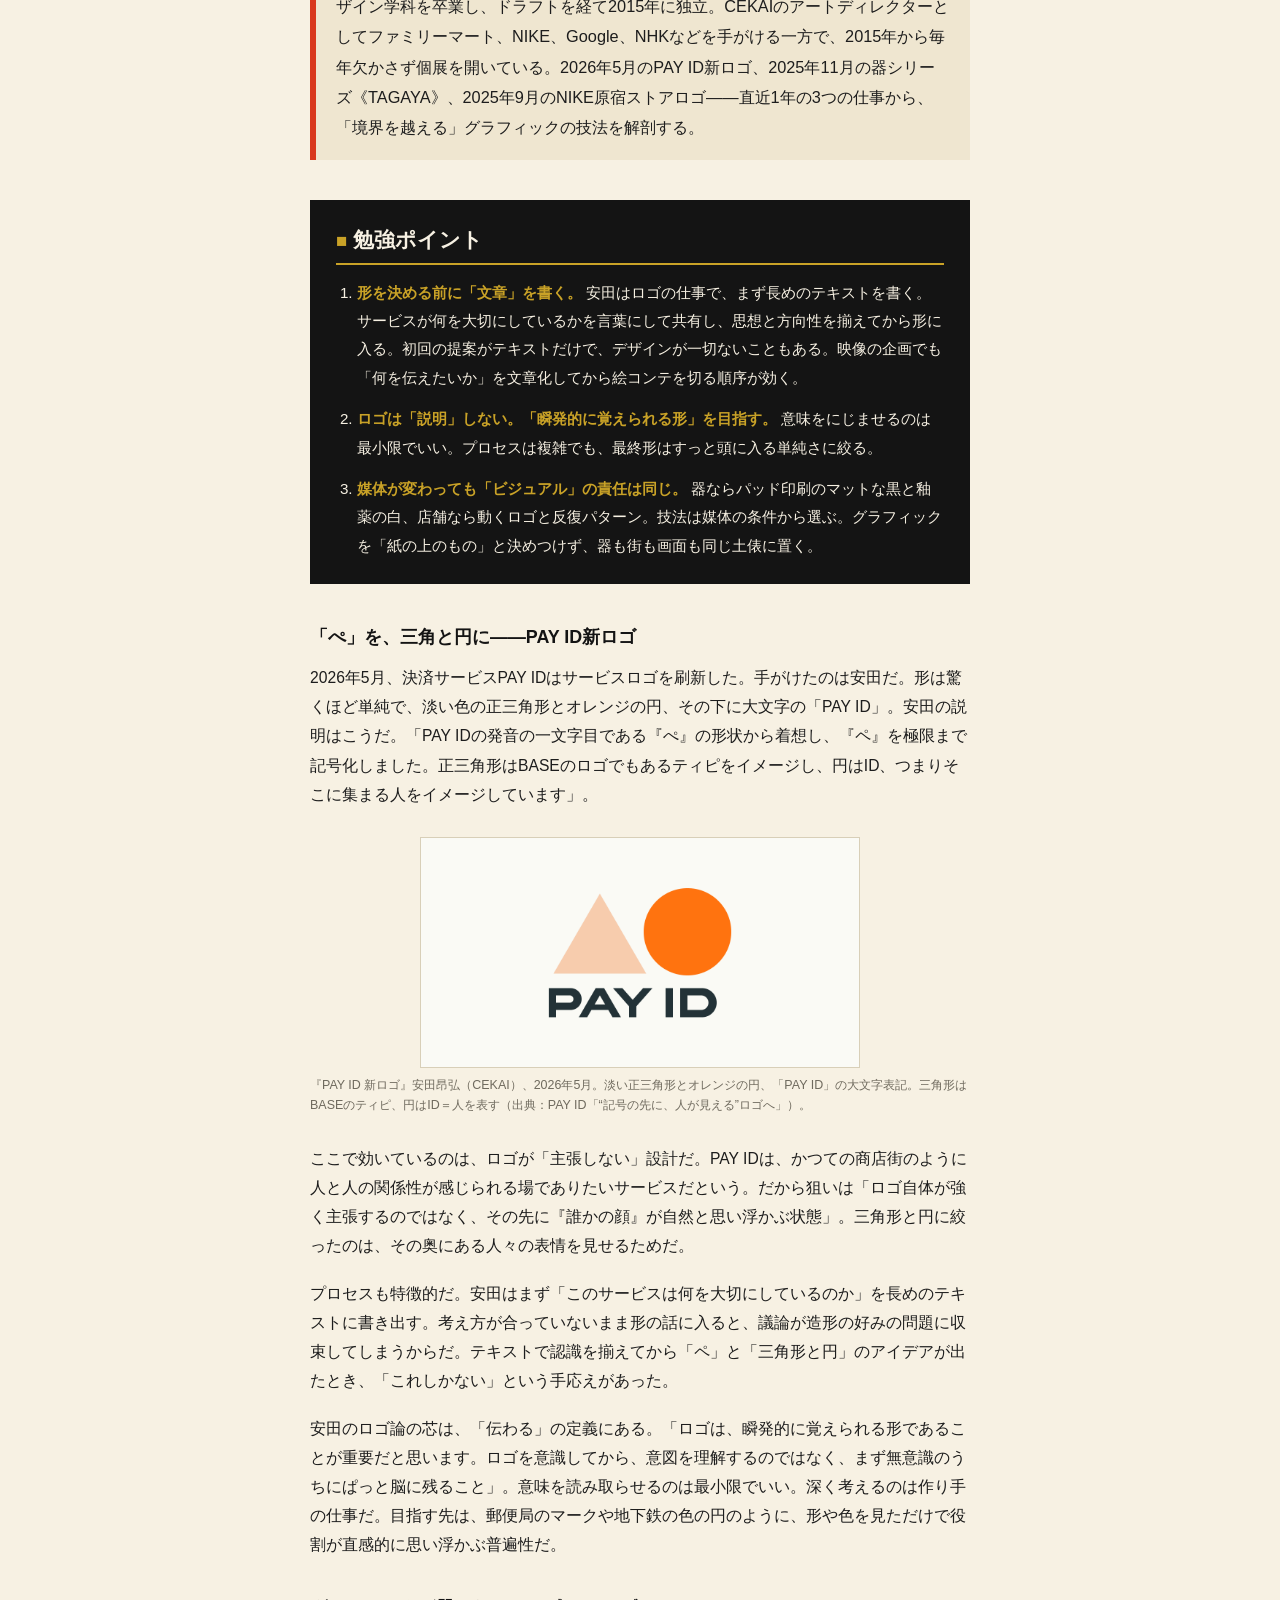
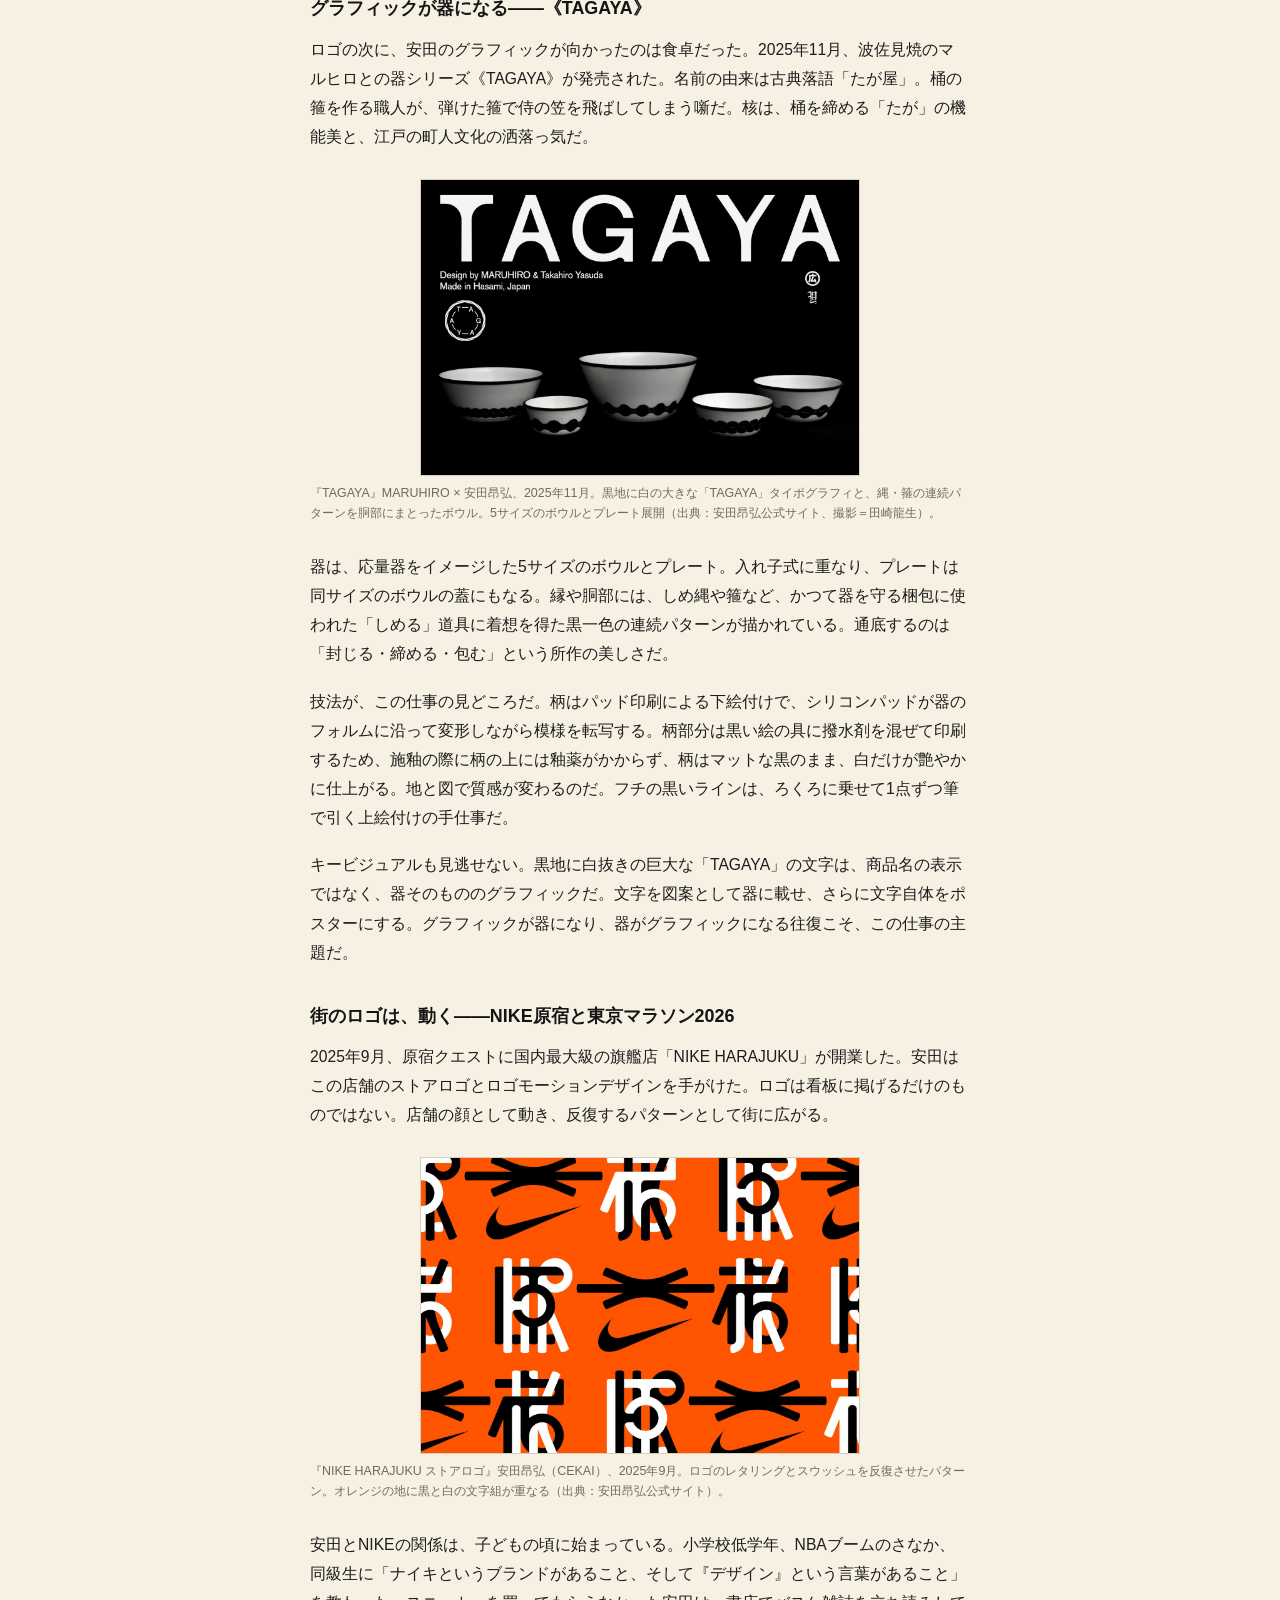
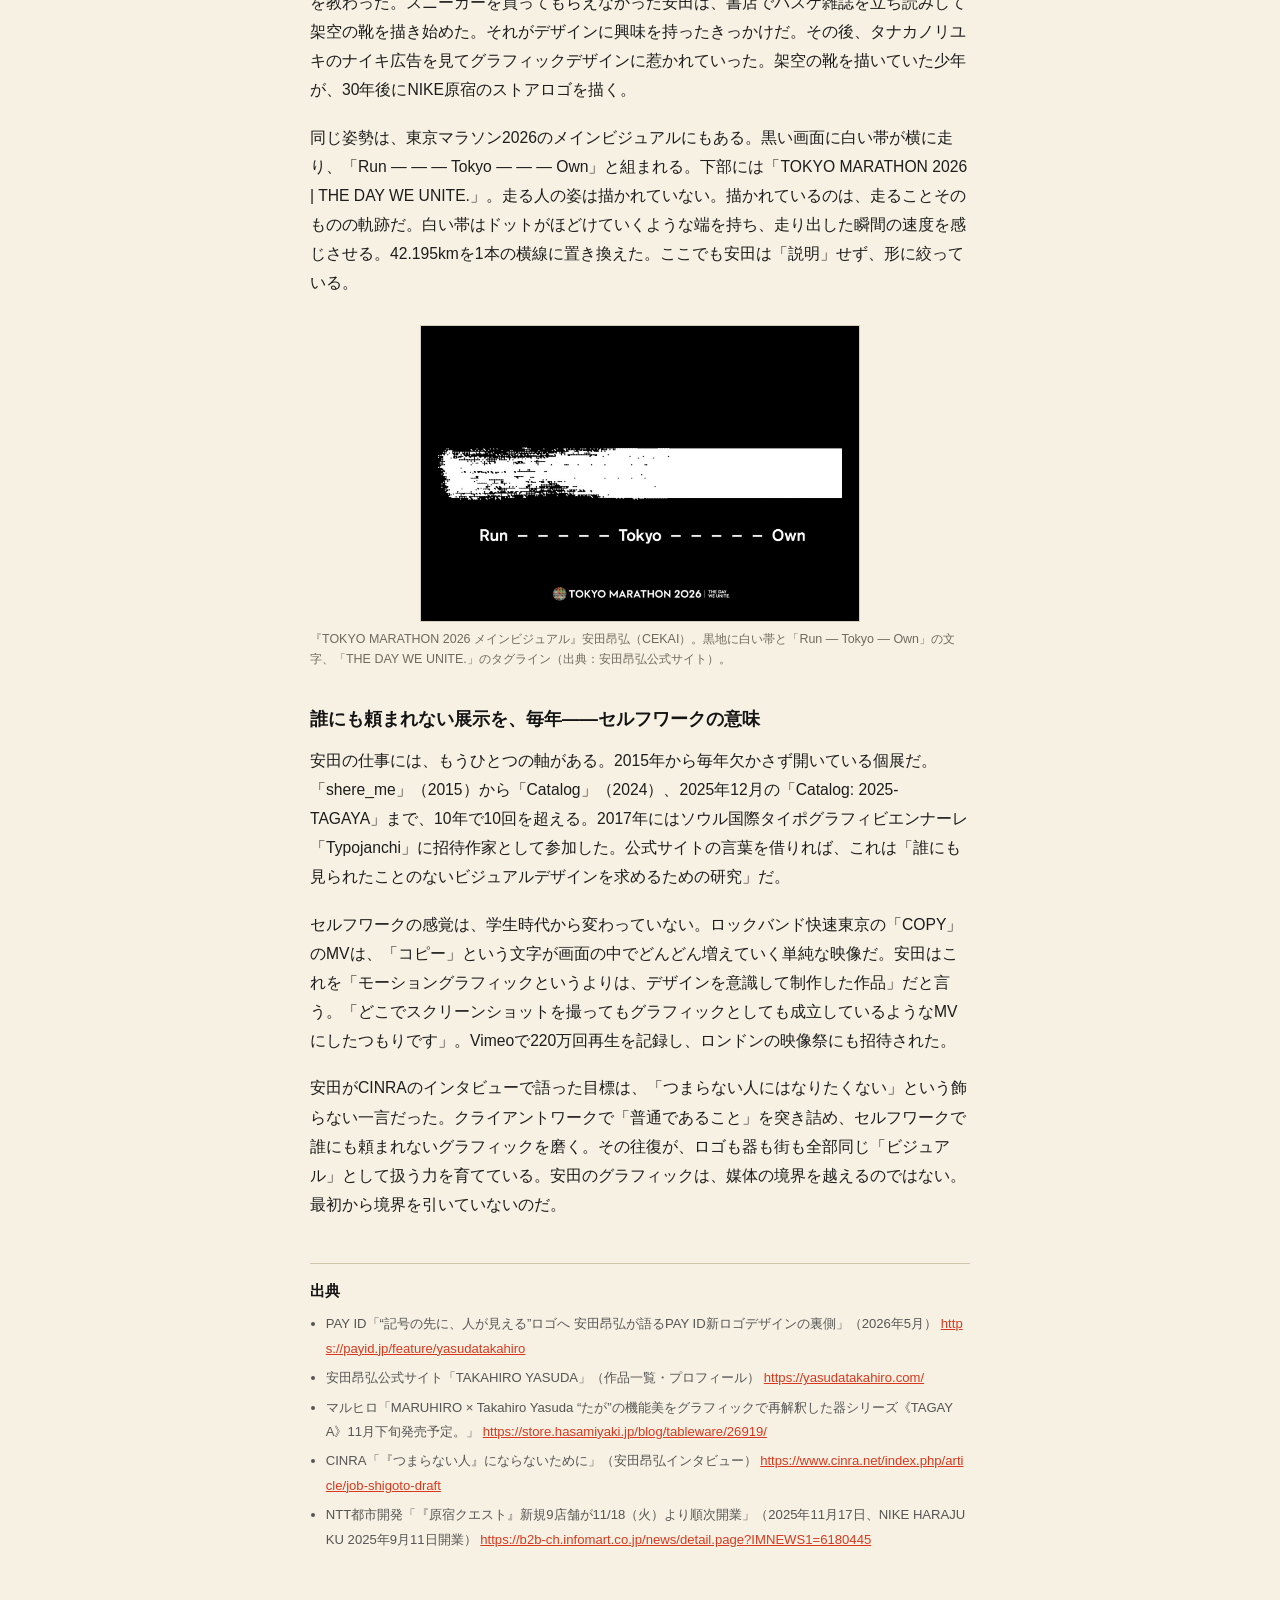
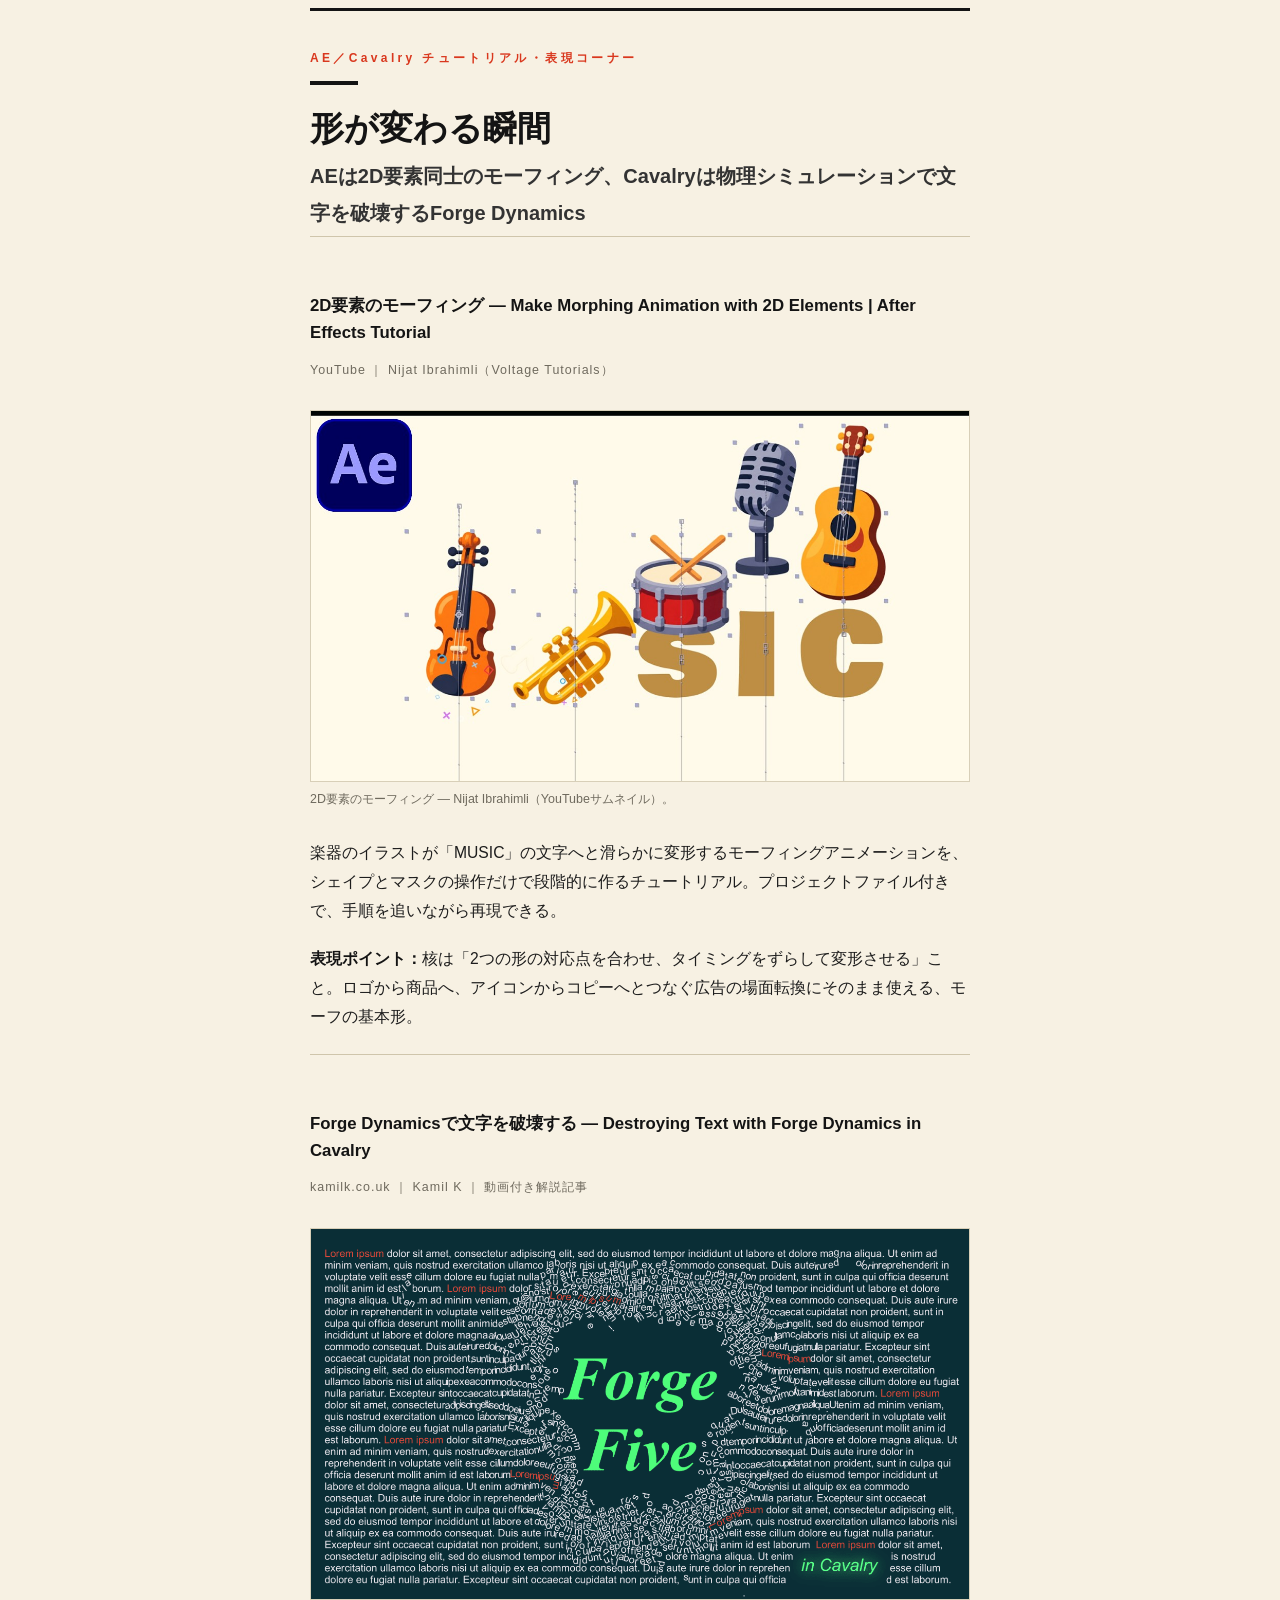
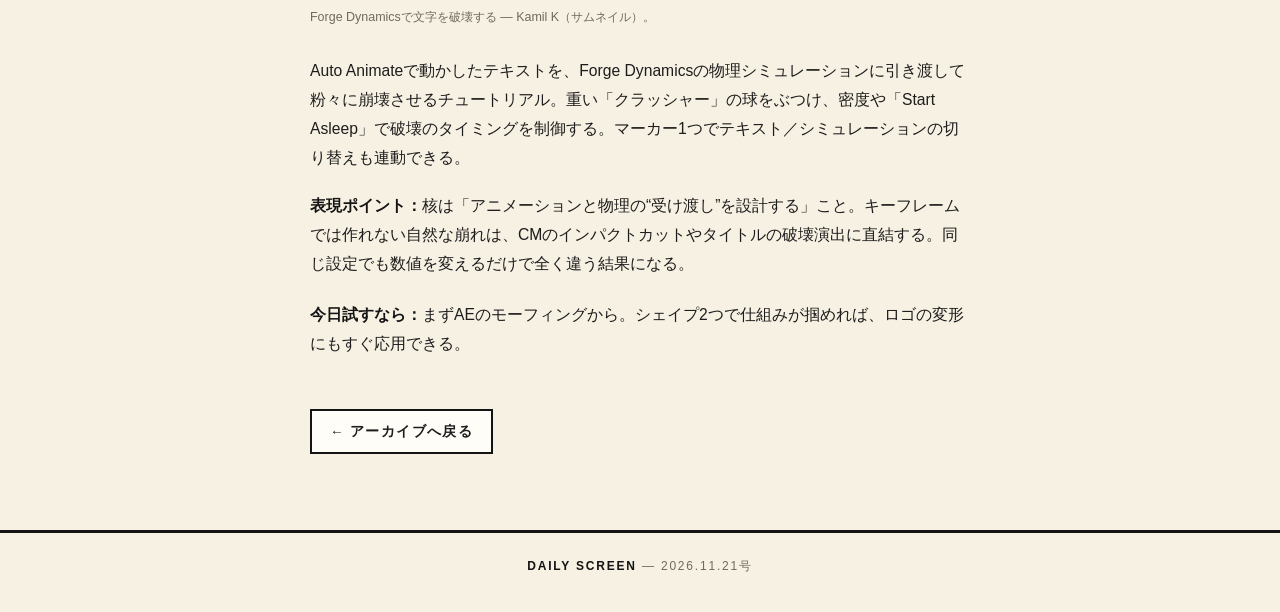
<file: issues/2026-11-21.html>
<!DOCTYPE html>
<html lang="ja">
<head>
<meta charset="UTF-8">
<meta name="viewport" content="width=device-width, initial-scale=1.0">
<title>2026.11.21号 | DAILY SCREEN</title>
<meta name="description" content="DAILY SCREEN 2026年11月21日号。ニュース7本（フランスの慈善団体による「分断」を描くCG広告『The Divide』、Unreal Engine 5製のCGキャラ広告ほか）と特集「全部、ビジュアルだ ――安田昂弘」を収録。">
<link rel="stylesheet" href="../style.css">
</head>
<body>

<header class="site-header">
  <div class="inner">
    <a class="site-name" href="../index.html">DAILY <span>SCREEN</span></a>
    <p class="site-tagline">映像とデザインを、毎朝読む。</p>
  </div>
</header>

<main class="article-wrap">
  <div class="article-head">
    <p class="kicker">DAILY SCREEN ― 日刊号</p>
    <h1>2026.11.21号</h1>
    <p class="article-meta">2026年11月21日（土） ｜ ニュース7本 ＋ 特集「安田昂弘」 ＋ チュートリアル2本</p>
    <figure class="issue-cover">
      <img src="../assets/cover-2026-11-21.png" alt="DAILY SCREEN 2026.11.21号 表紙">
      <figcaption>DAILY SCREEN 2026.11.21号 表紙。モチーフは「分断」——社会を走る亀裂を、2色の色面を分けるジグザグの線として図像化した。</figcaption>
    </figure>
    <div class="cover-points">
      <h2>表紙のデザインのポイント</h2>
      <ul>
        <li>亀倉雄策的：円は使わず、画面を斜めに裂くジグザグの「亀裂」1本だけで構成する平色の幾何学ポスター。色は深いティールとテラコッタ、生成り、黒の4色に限定し、赤は使わない。</li>
        <li>安田昂弘的：誌名・日付・カバーラインを上部の帯にグリッドで整理し、情報は最小限。亀裂に差し込んだ小さなピンクの断片だけが物語のアクセント。</li>
        <li>モチーフはトップ記事『The Divide』——社会を走る「分断の亀裂」を、2色の色面を分けるジグザグの線として図像化した。前日（雨のハーフトーンドットと水位の水平帯・藍×空色×生成り×黒）とはモチーフも配色も変えている。</li>
      </ul>
    </div>
  </div>

  <article>
    <h2 class="section-title">ニュース</h2>

    <div class="highlights">
      <h3>今日のハイライト</h3>
      <ul>
        <li>トップはフランスの慈善団体による「分断」を描くCG広告『The Divide』。AIを使わず手作りの質感で作られた、ストップモーション風の社会派スポット。</li>
        <li>広告＋モーション系は5本で約7割。Unreal Engine 5で作られたCGキャラ広告、Etsyのモーションアイデンティティ、手作りストップモーションのクリスマスシリーズと、作り方が三者三様。</li>
        <li>その他はバスキアの公認ドキュメンタリーと、InterBEE閉幕直後のDJIブースレポート。新着の広告・モーションが薄めの日だったため、11月前半の秀作2本を「今週の注目」として加えている。</li>
      </ul>
    </div>

    <div class="news-item">
      <h3><a href="https://www.stashmedia.tv/thomas-bertrand-mathematic-bridge-the-divide-for-les-restos-du-coeur/">1. フランス社会の「分断」に亀裂を走らせる、ストップモーション風CG広告</a></h3>
      <p class="news-meta">STASH ｜ 2026-11-20</p>
      <p>フランスの慈善団体レス・レスト・デュ・クール（Les Restos du Cœur）の新作「The Divide」。貧困の中で「自由・平等・友愛」を選ぶ自由は本当にあるのか、という問いを、フランスを横断する巨大な亀裂のイメージで描く。Mathematicが3Dアニメーションに手作りのストップモーション風テクスチャを重ね、AIを使わずに質感を作り込んだ点が注目。最後に実写へ切り替わる構成も含め、社会派広告の造形の好例。</p>
    </div>

    <div class="news-item">
      <h3><a href="https://motionographer.com/quickie/superblimp-captain-itch/">2. ノミが一家に居座る、Unreal Engine 5製のCGキャラ広告</a></h3>
      <p class="news-meta">Motionographer ｜ 2026-11-19</p>
      <p>Elancoのノミ駆除薬Advantageのキャンペーン「Captain Itch」。SuperBlimpが、毛むくじゃらのノミのキャラクター「キャプテン・イッチ」を主役に据えたキャラクター主導のCMを、Unreal Engine 5で最初から最後まで制作。グルーミングやライティングまでリアルタイムパイプラインで放送品質に仕上げた技術面と、「脅威→衝突→反撃」の3ビートで組み立てた演出が、CG広告の作り手の参考になる。</p>
    </div>

    <div class="news-item">
      <h3><a href="https://www.itsnicethat.com/articles/vucko-etsy-motion-graphic-design-sponsored-content-121126">3. Etsyの「動き」を言語化する、Vuckoのモーションアイデンティティ</a></h3>
      <p class="news-meta">It's Nice That ｜ 2026-11-12</p>
      <p>トロントのモーションスタジオVuckoが手がけたEtsyのモーションアイデンティティ。プロダクトとマーケティングでバラバラだった動きを、「喜び・シンプルさ・クラフト」という3つの価値観と、「Blooming／Responsive／Dimension」の3つの動作パターンに整理し、全部署で共有できる1つの言語にまとめた。ロゴを動かすのではなく「ブランドのふるまい」を設計するという、モーションシステム思考の好例。</p>
    </div>

    <div class="news-item">
      <h3><a href="https://lbbonline.com/news/where-eagles-dare-helps-midas-save-christmas">4. 北極の修理工たちがクリスマスを救う、手作りストップモーション3部作</a></h3>
      <p class="news-meta">LBBOnline ｜ 2026-11-11</p>
      <p>米Midasのクリスマスキャンペーン「A Very Merry Midas Holiday」。マーモット、イエティ、セイウチ、くるみ割り人形の整備士たちが、北極のミニチュアガレージでクリスマスを動かし続ける——手作りのキャラクターとセットをコマ撮りした3部作シリーズ。デジタル全盛の今、あえて物理的な造形の手触りを前面に出す広告の作り方が光る。12月にかけて順次公開。</p>
    </div>

    <div class="news-item">
      <h3><a href="https://lbbonline.com/news/re-turn-and-boys-girls-turn-1-wrongly-binned-can-into-crisis-of-conscience">5. 缶1本の捨て方が「良心の危機」に、アイルランドの返却キャンペーン</a></h3>
      <p class="news-meta">LBBOnline ｜ 2026-11-12</p>
      <p>アイルランドのデポジット返却制度Re-turnとBoys+Girlsによる「Re-turn It Right」第3弾。缶をゴミ箱に捨てた男に罪悪感が襲いかかる、ユーモラスな短編フィルム。雨の夜の決断という小さなドラマで「毎回、正しく返す」という行動変容を促す。説教せずに笑わせながら制度を浸透させる、社会派広告の演出の好例。</p>
    </div>

    <div class="news-item">
      <h3><a href="https://www.thisiscolossal.com/2026/11/jean-michel-basquiat-authorized-documentary-netflix/">6. バスキアの素顔を家族が語る、初の公認ドキュメンタリー</a></h3>
      <p class="news-meta">Colossal ｜ 2026-11-19</p>
      <p>Netflixで12月11日に世界配信されるドキュメンタリー『Jean-Michel Basquiat』。遺産を管理する2人の妹が初めて公式に認めた作品で、未公開の作品や家族のアーカイブ、親しい人々の証言から「神話の向こう側の人物」を描く。トライベッカ映画祭でドキュメンタリー編集賞を受賞。アーティストの肖像をどう編むか、作り手目線でも学びの多い一本。</p>
    </div>

    <div class="news-item">
      <h3><a href="https://en.pronews.com/inter-bee/20261119145416787.html">7. DJI、InterBEEに初出展——Roninからドローンまで体験型ブース</a></h3>
      <p class="news-meta">PRONEWS ｜ 2026-11-19</p>
      <p>InterBEE 2026（11月18〜20日、幕張メッセ）のDJIブースレポート。日本国内代理店経由ではなく自社出展に切り替え、会場最大級のブースでRoninの実機デモ（ポルシェに載せたカメラをMaster Wheelsで操作）やOsmoシリーズ、Mavic 4 Proなどのドローンを展示。機材の性能だけでなく「触って試せる体験」として見せる展示の作り方が、現場の作り手に直結する。InterBEEは11月20日に閉幕。</p>
    </div>

    <section class="feature">
      <p class="kicker">特集 ― デザイン特集マガジン・第6号</p>
      <figure class="hero">
        <img src="../assets/yasuda-header.webp" alt="特集ヘッダー：三角と円、そして箍（たが）の輪 ― 亀倉モダニズム×安田の洗練">
        <figcaption>特集ヘッダー。オリジナル生成画像（亀倉雄策の日本モダニズムを基調に、安田昂弘の現代的な洗練を重ねた、今号のモチーフ「三角と円、そして箍（たが）の輪」）。</figcaption>
      </figure>
      <h2 class="feature-title">全部、ビジュアルだ</h2>
      <p class="feature-subtitle">――安田昂弘と「境界を越える」グラフィック</p>

      <p class="lead">ロゴ、器、店舗の看板、マラソンのメインビジュアル、ミュージックビデオ。安田昂弘（1985年生まれ）の仕事を並べると、媒体がバラバラに見える。だが本人に言わせれば、全部同じことだ。「僕にとって『デザイン』は『ビジュアル』なんです。最終的には人が目で見るものなので、平面にしろ、プロダクトにしろ、グラフィックにしろ、映像にしろ、すべてが『ビジュアル』」。2010年に多摩美術大学グラフィックデザイン学科を卒業し、ドラフトを経て2015年に独立。CEKAIのアートディレクターとしてファミリーマート、NIKE、Google、NHKなどを手がける一方で、2015年から毎年欠かさず個展を開いている。2026年5月のPAY ID新ロゴ、2025年11月の器シリーズ《TAGAYA》、2025年9月のNIKE原宿ストアロゴ――直近1年の3つの仕事から、「境界を越える」グラフィックの技法を解剖する。</p>

      <div class="study">
        <h2>勉強ポイント</h2>
        <ol>
          <li><strong>形を決める前に「文章」を書く。</strong> 安田はロゴの仕事で、まず長めのテキストを書く。サービスが何を大切にしているかを言葉にして共有し、思想と方向性を揃えてから形に入る。初回の提案がテキストだけで、デザインが一切ないこともある。映像の企画でも「何を伝えたいか」を文章化してから絵コンテを切る順序が効く。</li>
          <li><strong>ロゴは「説明」しない。「瞬発的に覚えられる形」を目指す。</strong> 意味をにじませるのは最小限でいい。プロセスは複雑でも、最終形はすっと頭に入る単純さに絞る。</li>
          <li><strong>媒体が変わっても「ビジュアル」の責任は同じ。</strong> 器ならパッド印刷のマットな黒と釉薬の白、店舗なら動くロゴと反復パターン。技法は媒体の条件から選ぶ。グラフィックを「紙の上のもの」と決めつけず、器も街も画面も同じ土俵に置く。</li>
        </ol>
      </div>

      <h3>「ぺ」を、三角と円に――PAY ID新ロゴ</h3>
      <p>2026年5月、決済サービスPAY IDはサービスロゴを刷新した。手がけたのは安田だ。形は驚くほど単純で、淡い色の正三角形とオレンジの円、その下に大文字の「PAY ID」。安田の説明はこうだ。「PAY IDの発音の一文字目である『ぺ』の形状から着想し、『ペ』を極限まで記号化しました。正三角形はBASEのロゴでもあるティピをイメージし、円はID、つまりそこに集まる人をイメージしています」。</p>

      <figure class="portrait">
        <img src="../assets/yasuda-payid-logo.png" alt="PAY ID 新ロゴ 安田昂弘">
        <figcaption>『PAY ID 新ロゴ』安田昂弘（CEKAI）、2026年5月。淡い正三角形とオレンジの円、「PAY ID」の大文字表記。三角形はBASEのティピ、円はID＝人を表す（出典：PAY ID「“記号の先に、人が見える”ロゴへ」）。</figcaption>
      </figure>

      <p>ここで効いているのは、ロゴが「主張しない」設計だ。PAY IDは、かつての商店街のように人と人の関係性が感じられる場でありたいサービスだという。だから狙いは「ロゴ自体が強く主張するのではなく、その先に『誰かの顔』が自然と思い浮かぶ状態」。三角形と円に絞ったのは、その奥にある人々の表情を見せるためだ。</p>
      <p>プロセスも特徴的だ。安田はまず「このサービスは何を大切にしているのか」を長めのテキストに書き出す。考え方が合っていないまま形の話に入ると、議論が造形の好みの問題に収束してしまうからだ。テキストで認識を揃えてから「ペ」と「三角形と円」のアイデアが出たとき、「これしかない」という手応えがあった。</p>
      <p>安田のロゴ論の芯は、「伝わる」の定義にある。「ロゴは、瞬発的に覚えられる形であることが重要だと思います。ロゴを意識してから、意図を理解するのではなく、まず無意識のうちにぱっと脳に残ること」。意味を読み取らせるのは最小限でいい。深く考えるのは作り手の仕事だ。目指す先は、郵便局のマークや地下鉄の色の円のように、形や色を見ただけで役割が直感的に思い浮かぶ普遍性だ。</p>

      <h3>グラフィックが器になる――《TAGAYA》</h3>
      <p>ロゴの次に、安田のグラフィックが向かったのは食卓だった。2025年11月、波佐見焼のマルヒロとの器シリーズ《TAGAYA》が発売された。名前の由来は古典落語「たが屋」。桶の箍を作る職人が、弾けた箍で侍の笠を飛ばしてしまう噺だ。核は、桶を締める「たが」の機能美と、江戸の町人文化の洒落っ気だ。</p>

      <figure class="portrait">
        <img src="../assets/yasuda-tagaya.jpg" alt="TAGAYA MARUHIRO × 安田昂弘">
        <figcaption>『TAGAYA』MARUHIRO × 安田昂弘、2025年11月。黒地に白の大きな「TAGAYA」タイポグラフィと、縄・箍の連続パターンを胴部にまとったボウル。5サイズのボウルとプレート展開（出典：安田昂弘公式サイト、撮影＝田崎龍生）。</figcaption>
      </figure>

      <p>器は、応量器をイメージした5サイズのボウルとプレート。入れ子式に重なり、プレートは同サイズのボウルの蓋にもなる。縁や胴部には、しめ縄や箍など、かつて器を守る梱包に使われた「しめる」道具に着想を得た黒一色の連続パターンが描かれている。通底するのは「封じる・締める・包む」という所作の美しさだ。</p>
      <p>技法が、この仕事の見どころだ。柄はパッド印刷による下絵付けで、シリコンパッドが器のフォルムに沿って変形しながら模様を転写する。柄部分は黒い絵の具に撥水剤を混ぜて印刷するため、施釉の際に柄の上には釉薬がかからず、柄はマットな黒のまま、白だけが艶やかに仕上がる。地と図で質感が変わるのだ。フチの黒いラインは、ろくろに乗せて1点ずつ筆で引く上絵付けの手仕事だ。</p>
      <p>キービジュアルも見逃せない。黒地に白抜きの巨大な「TAGAYA」の文字は、商品名の表示ではなく、器そのもののグラフィックだ。文字を図案として器に載せ、さらに文字自体をポスターにする。グラフィックが器になり、器がグラフィックになる往復こそ、この仕事の主題だ。</p>

      <h3>街のロゴは、動く――NIKE原宿と東京マラソン2026</h3>
      <p>2025年9月、原宿クエストに国内最大級の旗艦店「NIKE HARAJUKU」が開業した。安田はこの店舗のストアロゴとロゴモーションデザインを手がけた。ロゴは看板に掲げるだけのものではない。店舗の顔として動き、反復するパターンとして街に広がる。</p>

      <figure class="portrait">
        <img src="../assets/yasuda-nike-harajuku.jpg" alt="NIKE HARAJUKU ストアロゴ 安田昂弘">
        <figcaption>『NIKE HARAJUKU ストアロゴ』安田昂弘（CEKAI）、2025年9月。ロゴのレタリングとスウッシュを反復させたパターン。オレンジの地に黒と白の文字組が重なる（出典：安田昂弘公式サイト）。</figcaption>
      </figure>

      <p>安田とNIKEの関係は、子どもの頃に始まっている。小学校低学年、NBAブームのさなか、同級生に「ナイキというブランドがあること、そして『デザイン』という言葉があること」を教わった。スニーカーを買ってもらえなかった安田は、書店でバスケ雑誌を立ち読みして架空の靴を描き始めた。それがデザインに興味を持ったきっかけだ。その後、タナカノリユキのナイキ広告を見てグラフィックデザインに惹かれていった。架空の靴を描いていた少年が、30年後にNIKE原宿のストアロゴを描く。</p>
      <p>同じ姿勢は、東京マラソン2026のメインビジュアルにもある。黒い画面に白い帯が横に走り、「Run — — — Tokyo — — — Own」と組まれる。下部には「TOKYO MARATHON 2026 | THE DAY WE UNITE.」。走る人の姿は描かれていない。描かれているのは、走ることそのものの軌跡だ。白い帯はドットがほどけていくような端を持ち、走り出した瞬間の速度を感じさせる。42.195kmを1本の横線に置き換えた。ここでも安田は「説明」せず、形に絞っている。</p>

      <figure class="portrait">
        <img src="../assets/yasuda-tokyo-marathon-2026.jpg" alt="TOKYO MARATHON 2026 メインビジュアル 安田昂弘">
        <figcaption>『TOKYO MARATHON 2026 メインビジュアル』安田昂弘（CEKAI）。黒地に白い帯と「Run — Tokyo — Own」の文字、「THE DAY WE UNITE.」のタグライン（出典：安田昂弘公式サイト）。</figcaption>
      </figure>

      <h3>誰にも頼まれない展示を、毎年――セルフワークの意味</h3>
      <p>安田の仕事には、もうひとつの軸がある。2015年から毎年欠かさず開いている個展だ。「shere_me」（2015）から「Catalog」（2024）、2025年12月の「Catalog: 2025-TAGAYA」まで、10年で10回を超える。2017年にはソウル国際タイポグラフィビエンナーレ「Typojanchi」に招待作家として参加した。公式サイトの言葉を借りれば、これは「誰にも見られたことのないビジュアルデザインを求めるための研究」だ。</p>
      <p>セルフワークの感覚は、学生時代から変わっていない。ロックバンド快速東京の「COPY」のMVは、「コピー」という文字が画面の中でどんどん増えていく単純な映像だ。安田はこれを「モーショングラフィックというよりは、デザインを意識して制作した作品」だと言う。「どこでスクリーンショットを撮ってもグラフィックとしても成立しているようなMVにしたつもりです」。Vimeoで220万回再生を記録し、ロンドンの映像祭にも招待された。</p>
      <p>安田がCINRAのインタビューで語った目標は、「つまらない人にはなりたくない」という飾らない一言だった。クライアントワークで「普通であること」を突き詰め、セルフワークで誰にも頼まれないグラフィックを磨く。その往復が、ロゴも器も街も全部同じ「ビジュアル」として扱う力を育てている。安田のグラフィックは、媒体の境界を越えるのではない。最初から境界を引いていないのだ。</p>

      <div class="sources">
        <h2>出典</h2>
        <ul>
          <li>PAY ID「“記号の先に、人が見える”ロゴへ 安田昂弘が語るPAY ID新ロゴデザインの裏側」（2026年5月） <a href="https://payid.jp/feature/yasudatakahiro">https://payid.jp/feature/yasudatakahiro</a></li>
          <li>安田昂弘公式サイト「TAKAHIRO YASUDA」（作品一覧・プロフィール） <a href="https://yasudatakahiro.com/">https://yasudatakahiro.com/</a></li>
          <li>マルヒロ「MARUHIRO × Takahiro Yasuda “たが”の機能美をグラフィックで再解釈した器シリーズ《TAGAYA》11月下旬発売予定。」 <a href="https://store.hasamiyaki.jp/blog/tableware/26919/">https://store.hasamiyaki.jp/blog/tableware/26919/</a></li>
          <li>CINRA「『つまらない人』にならないために」（安田昂弘インタビュー） <a href="https://www.cinra.net/index.php/article/job-shigoto-draft">https://www.cinra.net/index.php/article/job-shigoto-draft</a></li>
          <li>NTT都市開発「『原宿クエスト』新規9店舗が11/18（火）より順次開業」（2025年11月17日、NIKE HARAJUKU 2025年9月11日開業） <a href="https://b2b-ch.infomart.co.jp/news/detail.page?IMNEWS1=6180445">https://b2b-ch.infomart.co.jp/news/detail.page?IMNEWS1=6180445</a></li>
        </ul>
      </div>
    </section>

    <section class="feature">
      <p class="kicker">AE／Cavalry チュートリアル・表現コーナー</p>
      <h2 class="feature-title">形が変わる瞬間</h2>
      <p class="feature-subtitle">AEは2D要素同士のモーフィング、Cavalryは物理シミュレーションで文字を破壊するForge Dynamics</p>

      <div class="news-item">
        <h3><a href="https://www.youtube.com/watch?v=APEgoeE5zE0">2D要素のモーフィング ― Make Morphing Animation with 2D Elements | After Effects Tutorial</a></h3>
        <p class="news-meta">YouTube ｜ Nijat Ibrahimli（Voltage Tutorials）</p>
        <figure>
          <img src="../assets/ae-morph-2d.jpg" alt="2D要素のモーフィング — Nijat Ibrahimli サムネイル">
          <figcaption>2D要素のモーフィング — Nijat Ibrahimli（YouTubeサムネイル）。</figcaption>
        </figure>
        <p>楽器のイラストが「MUSIC」の文字へと滑らかに変形するモーフィングアニメーションを、シェイプとマスクの操作だけで段階的に作るチュートリアル。プロジェクトファイル付きで、手順を追いながら再現できる。</p>
        <p><strong>表現ポイント：</strong>核は「2つの形の対応点を合わせ、タイミングをずらして変形させる」こと。ロゴから商品へ、アイコンからコピーへとつなぐ広告の場面転換にそのまま使える、モーフの基本形。</p>
      </div>

      <div class="news-item">
        <h3><a href="https://www.kamilk.co.uk/2026/04/destroying-text-with-forge-dynamics-in-cavalry/">Forge Dynamicsで文字を破壊する ― Destroying Text with Forge Dynamics in Cavalry</a></h3>
        <p class="news-meta">kamilk.co.uk ｜ Kamil K ｜ 動画付き解説記事</p>
        <figure>
          <img src="../assets/cavalry-forge-text.jpg" alt="Forge Dynamicsで文字を破壊する — Kamil K サムネイル">
          <figcaption>Forge Dynamicsで文字を破壊する — Kamil K（サムネイル）。</figcaption>
        </figure>
        <p>Auto Animateで動かしたテキストを、Forge Dynamicsの物理シミュレーションに引き渡して粉々に崩壊させるチュートリアル。重い「クラッシャー」の球をぶつけ、密度や「Start Asleep」で破壊のタイミングを制御する。マーカー1つでテキスト／シミュレーションの切り替えも連動できる。</p>
        <p><strong>表現ポイント：</strong>核は「アニメーションと物理の“受け渡し”を設計する」こと。キーフレームでは作れない自然な崩れは、CMのインパクトカットやタイトルの破壊演出に直結する。同じ設定でも数値を変えるだけで全く違う結果になる。</p>
      </div>

      <p><strong>今日試すなら：</strong>まずAEのモーフィングから。シェイプ2つで仕組みが掴めれば、ロゴの変形にもすぐ応用できる。</p>
    </section>

    <a class="back" href="../index.html">← アーカイブへ戻る</a>
  </article>
</main>

<footer class="site-footer"><b>DAILY SCREEN</b> — 2026.11.21号</footer>
</body>
</html>
</file>
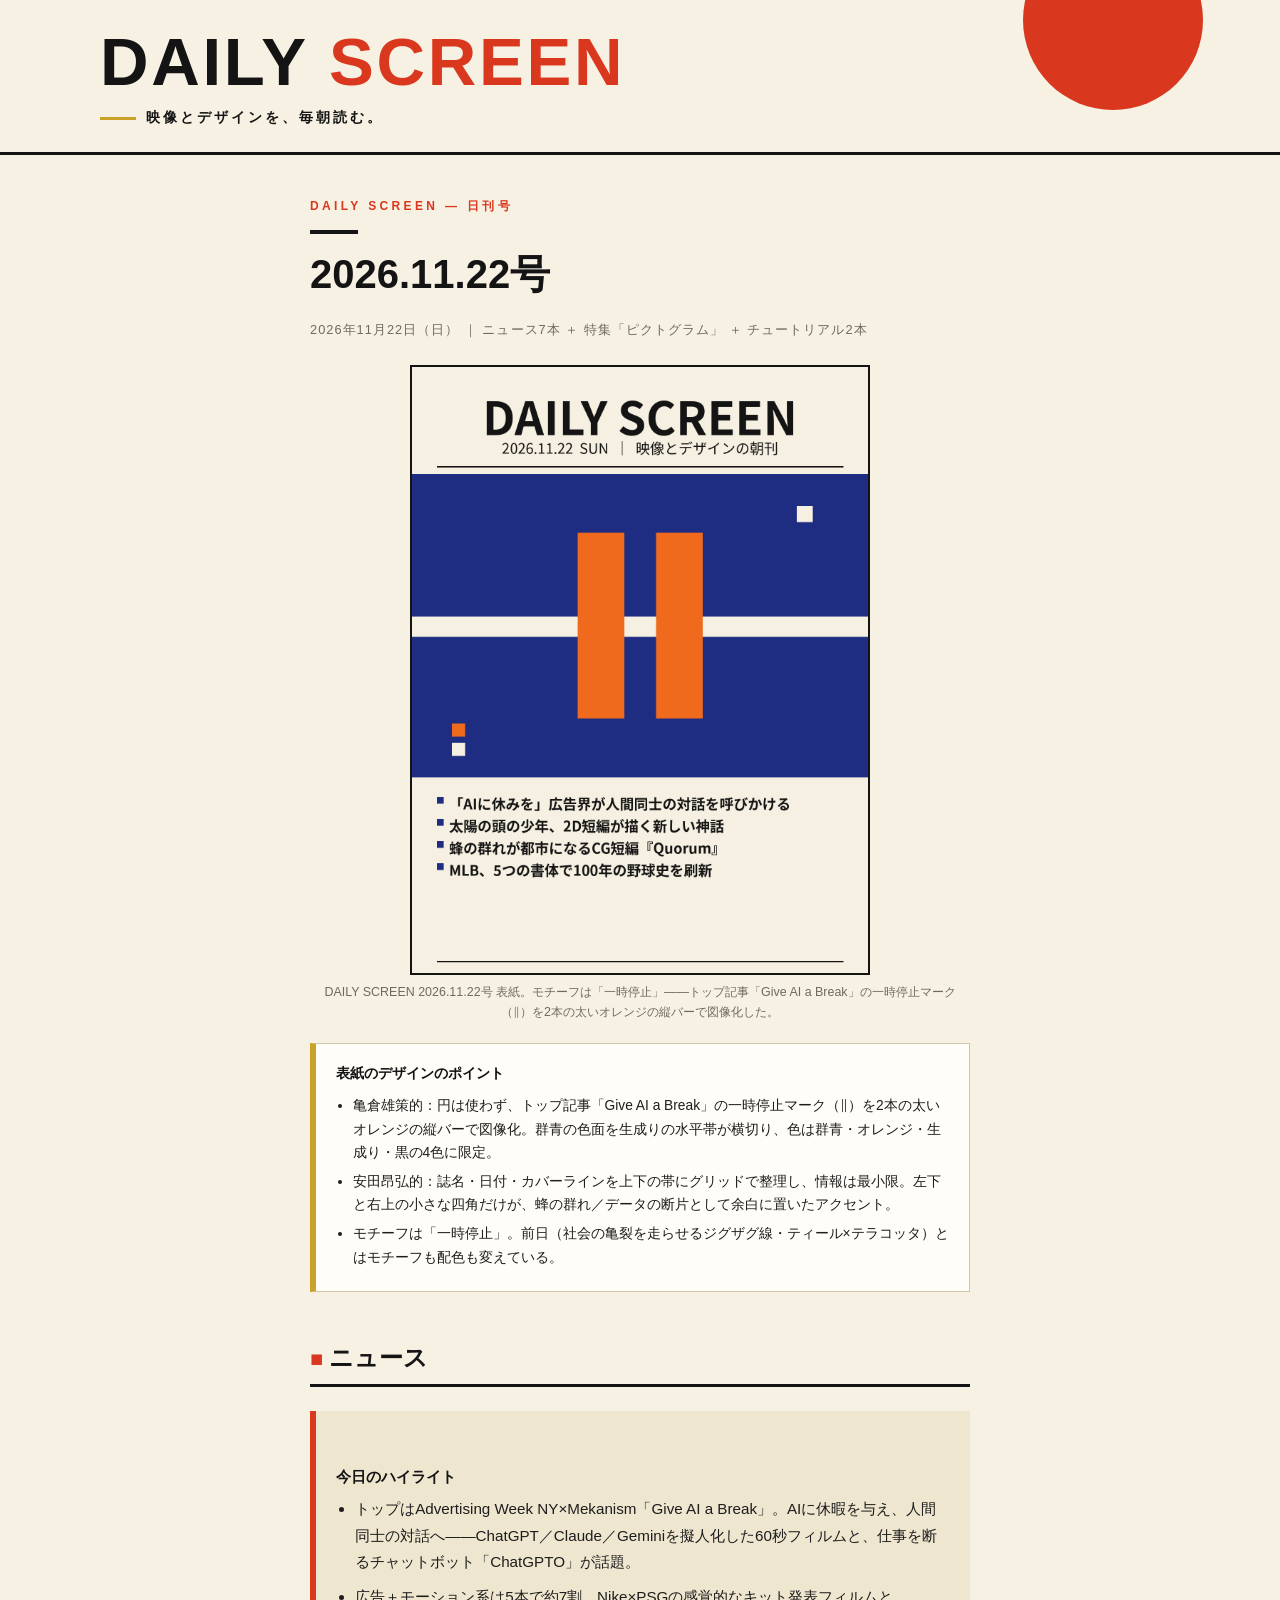
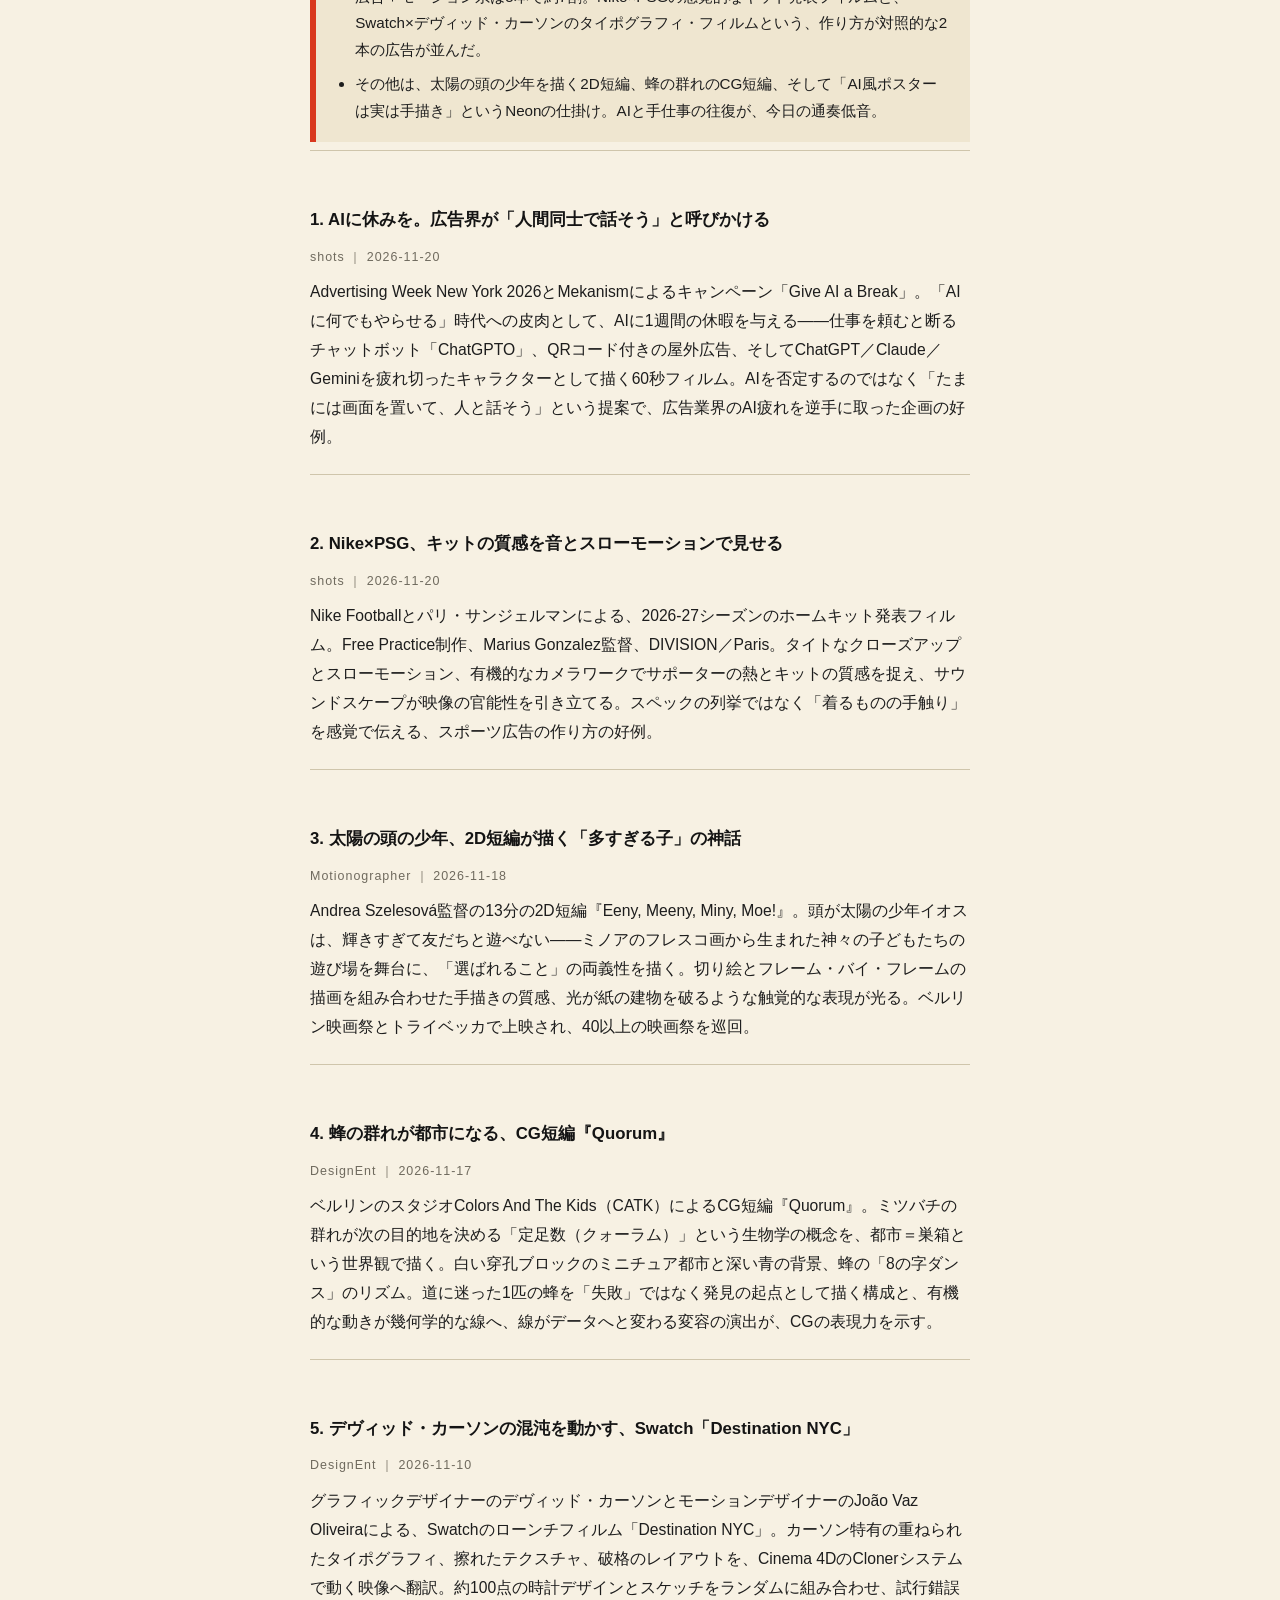
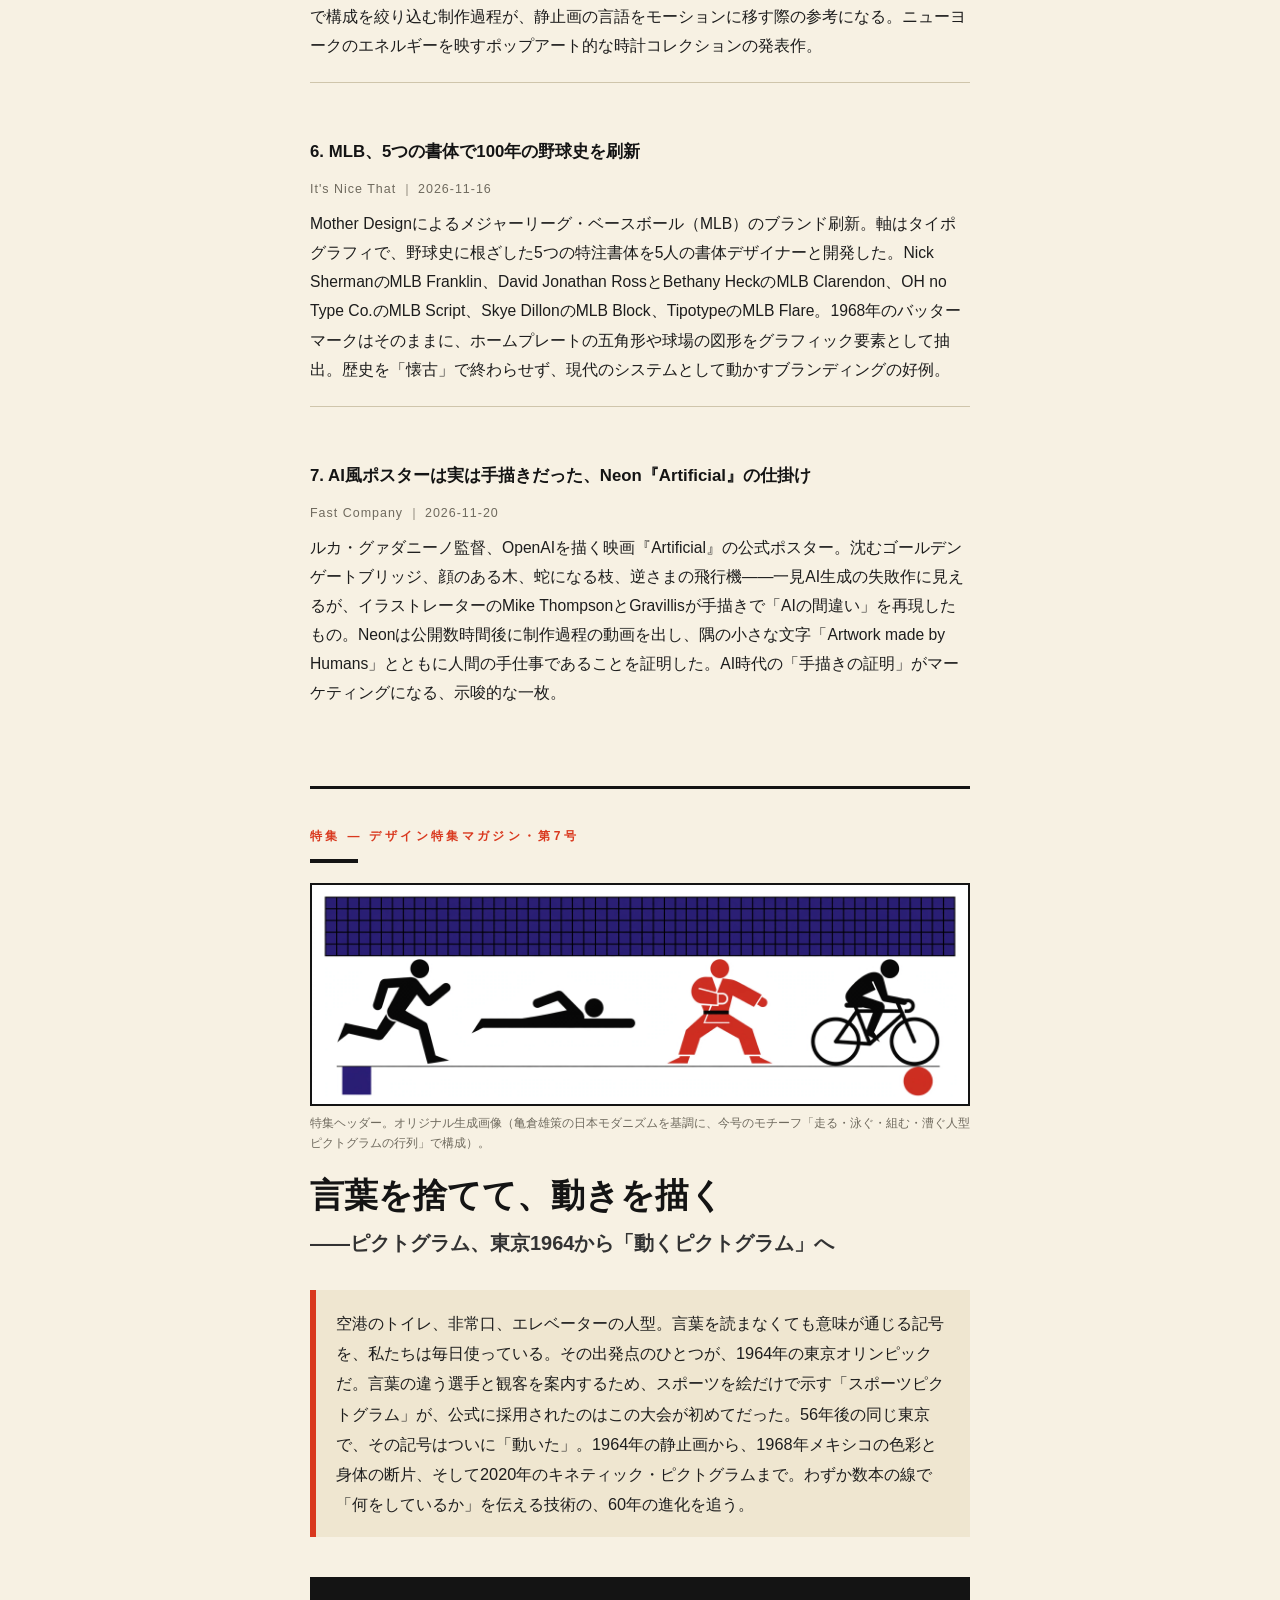
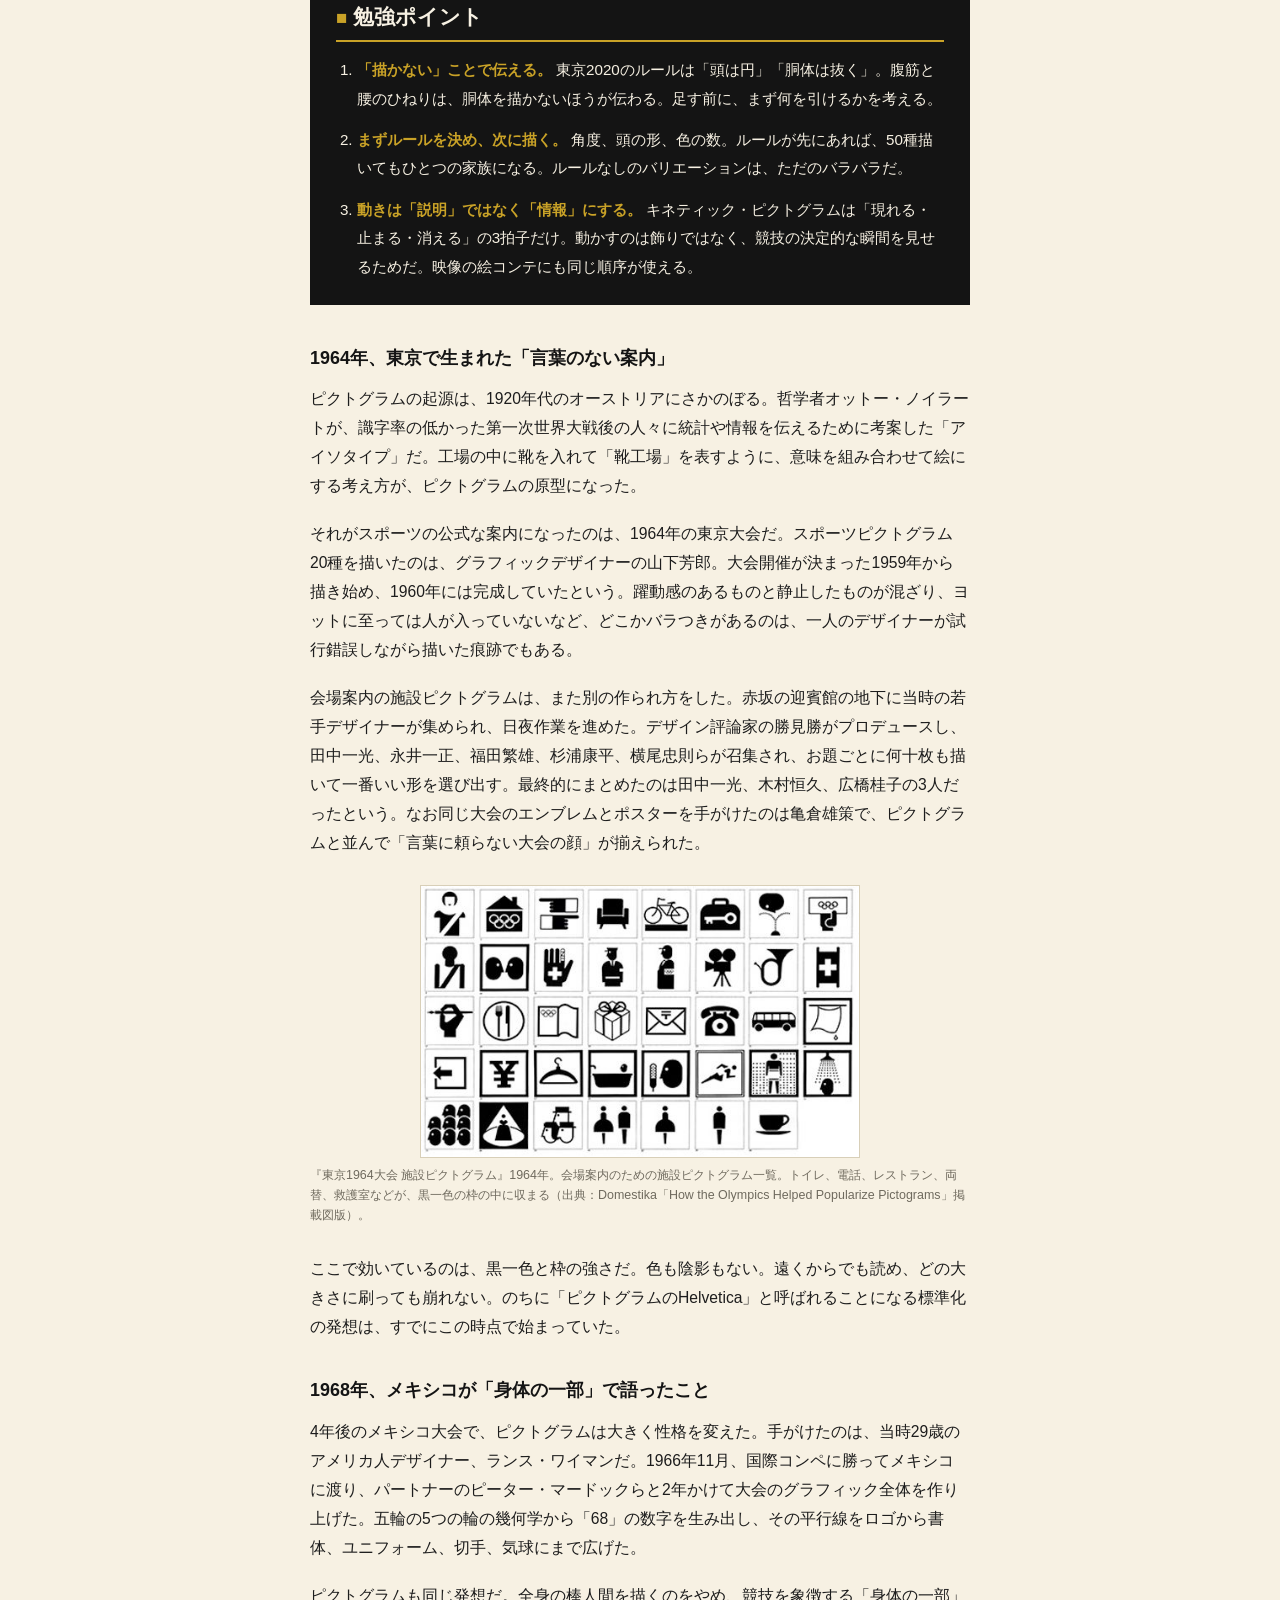
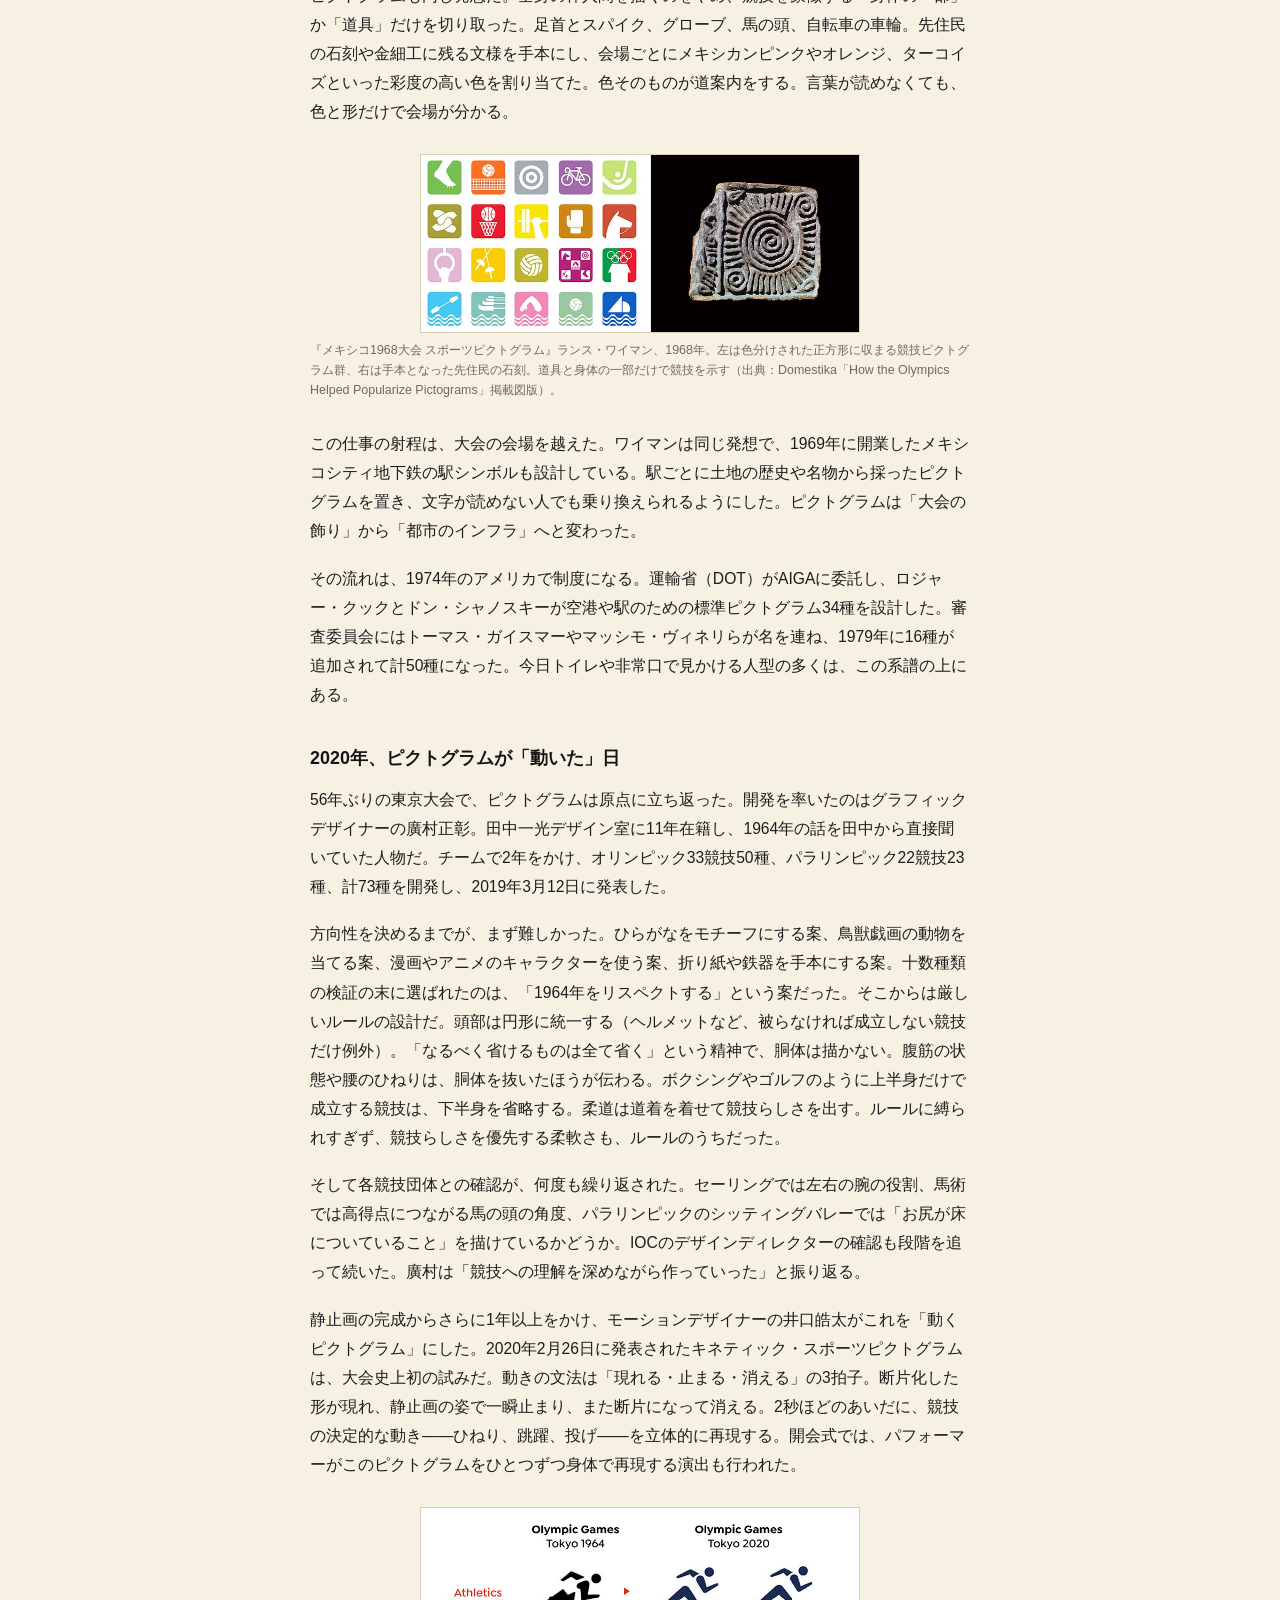
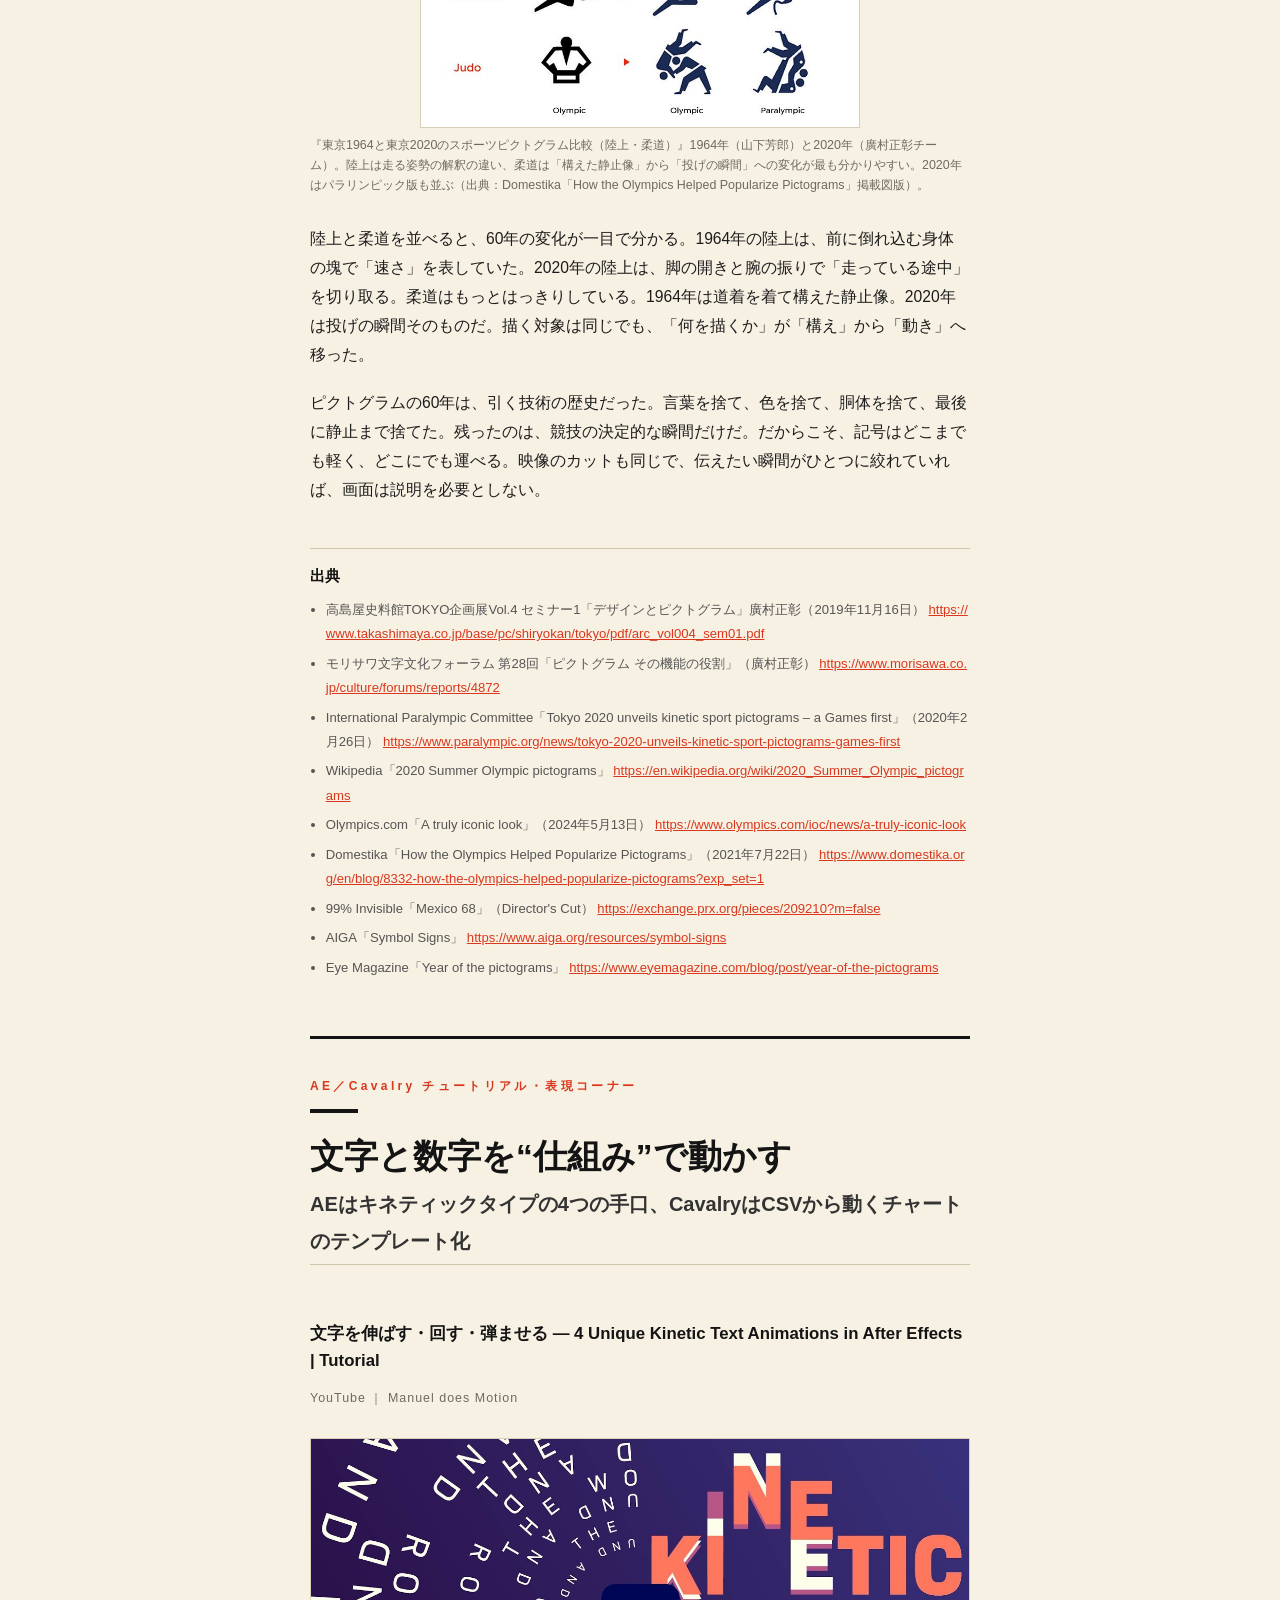
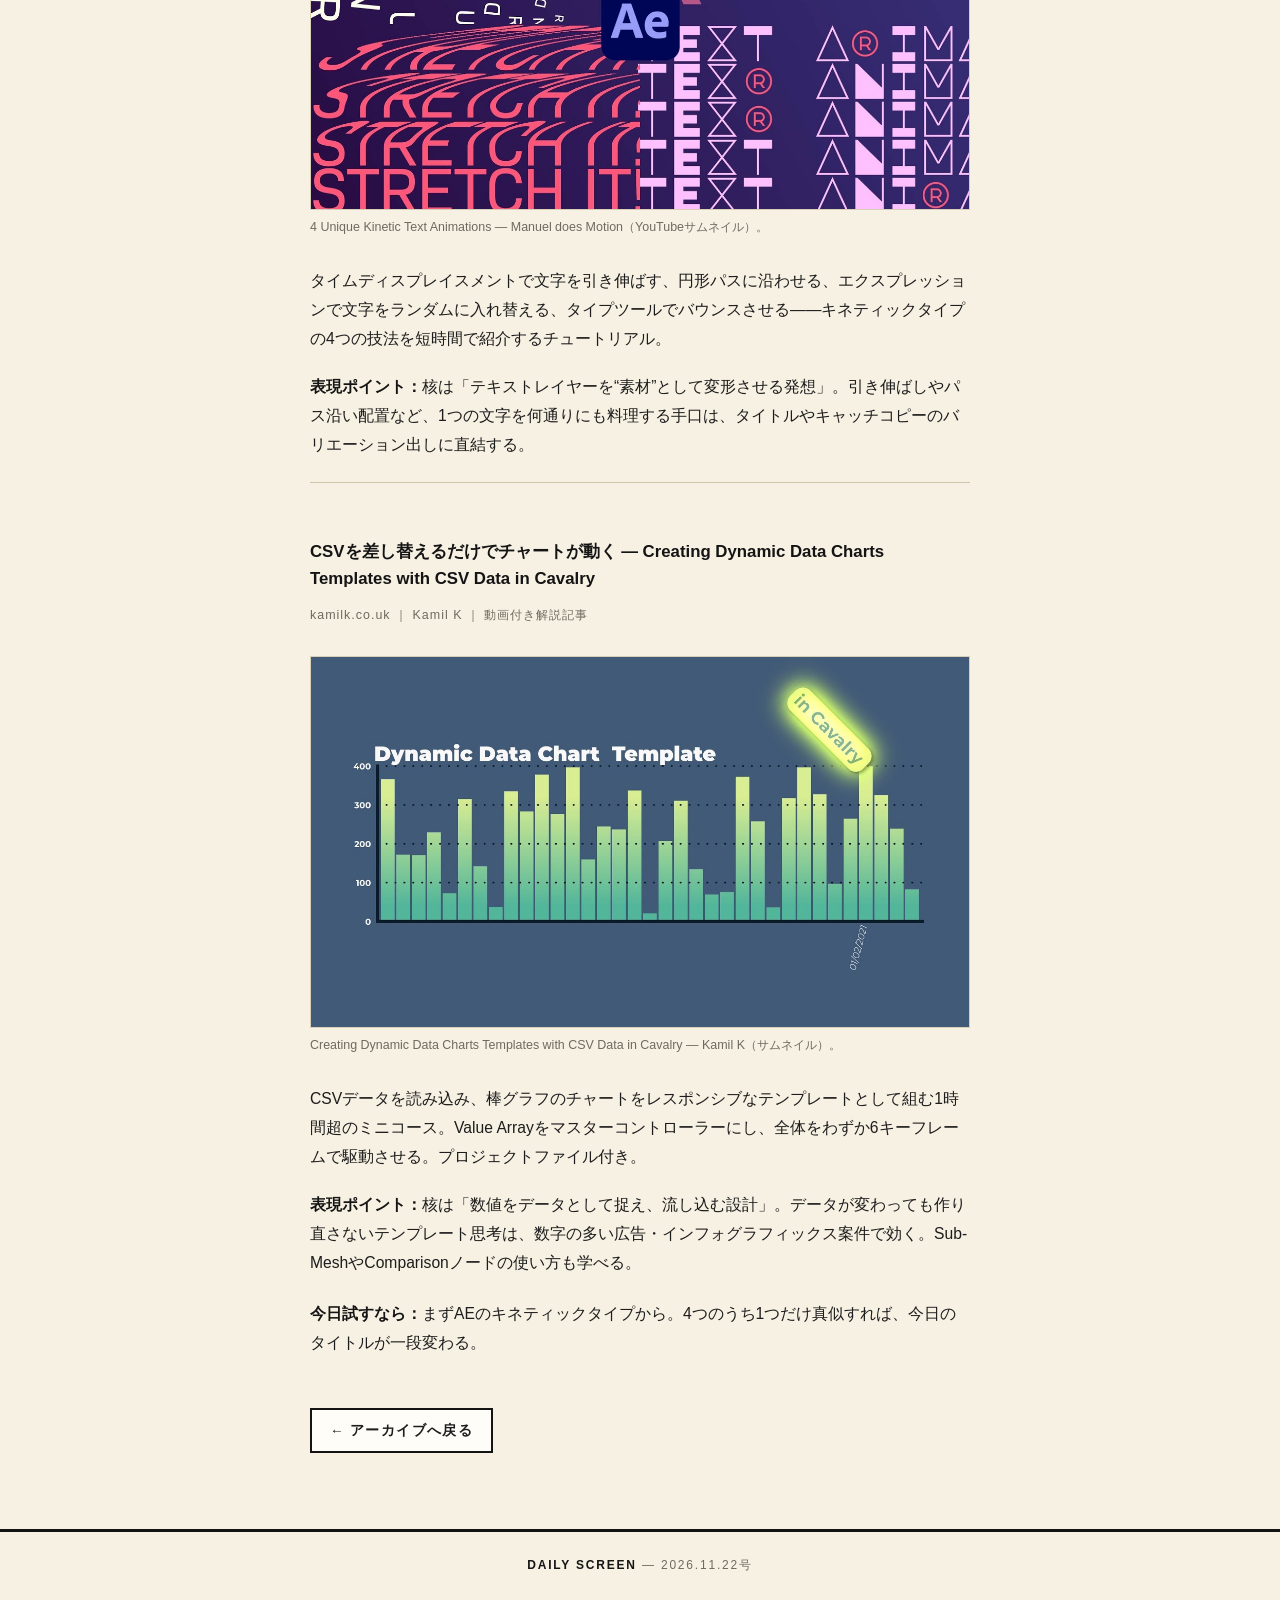
<file: issues/2026-11-22.html>
<!DOCTYPE html>
<html lang="ja">
<head>
<meta charset="UTF-8">
<meta name="viewport" content="width=device-width, initial-scale=1.0">
<title>2026.11.22号 | DAILY SCREEN</title>
<meta name="description" content="DAILY SCREEN 2026年11月22日号。ニュース7本（Advertising Week NY×Mekanism「Give AI a Break」、Nike×PSGのキット発表フィルムほか）と特集「言葉を捨てて、動きを描く ――ピクトグラム」を収録。">
<link rel="stylesheet" href="../style.css">
</head>
<body>

<header class="site-header">
  <div class="inner">
    <a class="site-name" href="../index.html">DAILY <span>SCREEN</span></a>
    <p class="site-tagline">映像とデザインを、毎朝読む。</p>
  </div>
</header>

<main class="article-wrap">
  <div class="article-head">
    <p class="kicker">DAILY SCREEN ― 日刊号</p>
    <h1>2026.11.22号</h1>
    <p class="article-meta">2026年11月22日（日） ｜ ニュース7本 ＋ 特集「ピクトグラム」 ＋ チュートリアル2本</p>
    <figure class="issue-cover">
      <img src="../assets/cover-2026-11-22.png" alt="DAILY SCREEN 2026.11.22号 表紙">
      <figcaption>DAILY SCREEN 2026.11.22号 表紙。モチーフは「一時停止」——トップ記事「Give AI a Break」の一時停止マーク（‖）を2本の太いオレンジの縦バーで図像化した。</figcaption>
    </figure>
    <div class="cover-points">
      <h2>表紙のデザインのポイント</h2>
      <ul>
        <li>亀倉雄策的：円は使わず、トップ記事「Give AI a Break」の一時停止マーク（‖）を2本の太いオレンジの縦バーで図像化。群青の色面を生成りの水平帯が横切り、色は群青・オレンジ・生成り・黒の4色に限定。</li>
        <li>安田昂弘的：誌名・日付・カバーラインを上下の帯にグリッドで整理し、情報は最小限。左下と右上の小さな四角だけが、蜂の群れ／データの断片として余白に置いたアクセント。</li>
        <li>モチーフは「一時停止」。前日（社会の亀裂を走らせるジグザグ線・ティール×テラコッタ）とはモチーフも配色も変えている。</li>
      </ul>
    </div>
  </div>

  <article>
    <h2 class="section-title">ニュース</h2>

    <div class="highlights">
      <h3>今日のハイライト</h3>
      <ul>
        <li>トップはAdvertising Week NY×Mekanism「Give AI a Break」。AIに休暇を与え、人間同士の対話へ——ChatGPT／Claude／Geminiを擬人化した60秒フィルムと、仕事を断るチャットボット「ChatGPTO」が話題。</li>
        <li>広告＋モーション系は5本で約7割。Nike×PSGの感覚的なキット発表フィルムと、Swatch×デヴィッド・カーソンのタイポグラフィ・フィルムという、作り方が対照的な2本の広告が並んだ。</li>
        <li>その他は、太陽の頭の少年を描く2D短編、蜂の群れのCG短編、そして「AI風ポスターは実は手描き」というNeonの仕掛け。AIと手仕事の往復が、今日の通奏低音。</li>
      </ul>
    </div>

    <div class="news-item">
      <h3><a href="https://shots.net/news/view/advertising-week-new-york-is-giving-ai-a-break">1. AIに休みを。広告界が「人間同士で話そう」と呼びかける</a></h3>
      <p class="news-meta">shots ｜ 2026-11-20</p>
      <p>Advertising Week New York 2026とMekanismによるキャンペーン「Give AI a Break」。「AIに何でもやらせる」時代への皮肉として、AIに1週間の休暇を与える——仕事を頼むと断るチャットボット「ChatGPTO」、QRコード付きの屋外広告、そしてChatGPT／Claude／Geminiを疲れ切ったキャラクターとして描く60秒フィルム。AIを否定するのではなく「たまには画面を置いて、人と話そう」という提案で、広告業界のAI疲れを逆手に取った企画の好例。</p>
    </div>

    <div class="news-item">
      <h3><a href="https://shots.net/news/view/nikes-psg-campaign-is-sew-good">2. Nike×PSG、キットの質感を音とスローモーションで見せる</a></h3>
      <p class="news-meta">shots ｜ 2026-11-20</p>
      <p>Nike Footballとパリ・サンジェルマンによる、2026-27シーズンのホームキット発表フィルム。Free Practice制作、Marius Gonzalez監督、DIVISION／Paris。タイトなクローズアップとスローモーション、有機的なカメラワークでサポーターの熱とキットの質感を捉え、サウンドスケープが映像の官能性を引き立てる。スペックの列挙ではなく「着るものの手触り」を感覚で伝える、スポーツ広告の作り方の好例。</p>
    </div>

    <div class="news-item">
      <h3><a href="https://motionographer.com/2026/11/18/eeny-meeny-miny-moe-building-a-new-myth-for-the-kids-who-feel-too-much">3. 太陽の頭の少年、2D短編が描く「多すぎる子」の神話</a></h3>
      <p class="news-meta">Motionographer ｜ 2026-11-18</p>
      <p>Andrea Szelesová監督の13分の2D短編『Eeny, Meeny, Miny, Moe!』。頭が太陽の少年イオスは、輝きすぎて友だちと遊べない——ミノアのフレスコ画から生まれた神々の子どもたちの遊び場を舞台に、「選ばれること」の両義性を描く。切り絵とフレーム・バイ・フレームの描画を組み合わせた手描きの質感、光が紙の建物を破るような触覚的な表現が光る。ベルリン映画祭とトライベッカで上映され、40以上の映画祭を巡回。</p>
    </div>

    <div class="news-item">
      <h3><a href="https://designent.com/2026/11/17/quorum-is-the-latest-buzz-from-colors-and-the-kids/">4. 蜂の群れが都市になる、CG短編『Quorum』</a></h3>
      <p class="news-meta">DesignEnt ｜ 2026-11-17</p>
      <p>ベルリンのスタジオColors And The Kids（CATK）によるCG短編『Quorum』。ミツバチの群れが次の目的地を決める「定足数（クォーラム）」という生物学の概念を、都市＝巣箱という世界観で描く。白い穿孔ブロックのミニチュア都市と深い青の背景、蜂の「8の字ダンス」のリズム。道に迷った1匹の蜂を「失敗」ではなく発見の起点として描く構成と、有機的な動きが幾何学的な線へ、線がデータへと変わる変容の演出が、CGの表現力を示す。</p>
    </div>

    <div class="news-item">
      <h3><a href="https://designent.com/2026/11/10/joao-vaz-oliveira-and-david-carson-reunite-for-vibrant-swatch-destination-nyc-launch-film/">5. デヴィッド・カーソンの混沌を動かす、Swatch「Destination NYC」</a></h3>
      <p class="news-meta">DesignEnt ｜ 2026-11-10</p>
      <p>グラフィックデザイナーのデヴィッド・カーソンとモーションデザイナーのJoão Vaz Oliveiraによる、Swatchのローンチフィルム「Destination NYC」。カーソン特有の重ねられたタイポグラフィ、擦れたテクスチャ、破格のレイアウトを、Cinema 4DのClonerシステムで動く映像へ翻訳。約100点の時計デザインとスケッチをランダムに組み合わせ、試行錯誤で構成を絞り込む制作過程が、静止画の言語をモーションに移す際の参考になる。ニューヨークのエネルギーを映すポップアート的な時計コレクションの発表作。</p>
    </div>

    <div class="news-item">
      <h3><a href="https://www.itsnicethat.com/articles/mother-design-major-league-baseball-brand-refresh-graphic-design-project-161126">6. MLB、5つの書体で100年の野球史を刷新</a></h3>
      <p class="news-meta">It's Nice That ｜ 2026-11-16</p>
      <p>Mother Designによるメジャーリーグ・ベースボール（MLB）のブランド刷新。軸はタイポグラフィで、野球史に根ざした5つの特注書体を5人の書体デザイナーと開発した。Nick ShermanのMLB Franklin、David Jonathan RossとBethany HeckのMLB Clarendon、OH no Type Co.のMLB Script、Skye DillonのMLB Block、TipotypeのMLB Flare。1968年のバッターマークはそのままに、ホームプレートの五角形や球場の図形をグラフィック要素として抽出。歴史を「懐古」で終わらせず、現代のシステムとして動かすブランディングの好例。</p>
    </div>

    <div class="news-item">
      <h3><a href="https://www.fastcompany.com/91646772/artificial-movie-poster-sam-altman-ai-slop-made-by-humans">7. AI風ポスターは実は手描きだった、Neon『Artificial』の仕掛け</a></h3>
      <p class="news-meta">Fast Company ｜ 2026-11-20</p>
      <p>ルカ・グァダニーノ監督、OpenAIを描く映画『Artificial』の公式ポスター。沈むゴールデンゲートブリッジ、顔のある木、蛇になる枝、逆さまの飛行機——一見AI生成の失敗作に見えるが、イラストレーターのMike ThompsonとGravillisが手描きで「AIの間違い」を再現したもの。Neonは公開数時間後に制作過程の動画を出し、隅の小さな文字「Artwork made by Humans」とともに人間の手仕事であることを証明した。AI時代の「手描きの証明」がマーケティングになる、示唆的な一枚。</p>
    </div>

    <section class="feature">
      <p class="kicker">特集 ― デザイン特集マガジン・第7号</p>
      <figure class="hero">
        <img src="../assets/pictogram-header.webp" alt="特集ヘッダー：走る・泳ぐ・組む・漕ぐ人型ピクトグラムの行列">
        <figcaption>特集ヘッダー。オリジナル生成画像（亀倉雄策の日本モダニズムを基調に、今号のモチーフ「走る・泳ぐ・組む・漕ぐ人型ピクトグラムの行列」で構成）。</figcaption>
      </figure>
      <h2 class="feature-title">言葉を捨てて、動きを描く</h2>
      <p class="feature-subtitle">――ピクトグラム、東京1964から「動くピクトグラム」へ</p>

      <p class="lead">空港のトイレ、非常口、エレベーターの人型。言葉を読まなくても意味が通じる記号を、私たちは毎日使っている。その出発点のひとつが、1964年の東京オリンピックだ。言葉の違う選手と観客を案内するため、スポーツを絵だけで示す「スポーツピクトグラム」が、公式に採用されたのはこの大会が初めてだった。56年後の同じ東京で、その記号はついに「動いた」。1964年の静止画から、1968年メキシコの色彩と身体の断片、そして2020年のキネティック・ピクトグラムまで。わずか数本の線で「何をしているか」を伝える技術の、60年の進化を追う。</p>

      <div class="study">
        <h2>勉強ポイント</h2>
        <ol>
          <li><strong>「描かない」ことで伝える。</strong> 東京2020のルールは「頭は円」「胴体は抜く」。腹筋と腰のひねりは、胴体を描かないほうが伝わる。足す前に、まず何を引けるかを考える。</li>
          <li><strong>まずルールを決め、次に描く。</strong> 角度、頭の形、色の数。ルールが先にあれば、50種描いてもひとつの家族になる。ルールなしのバリエーションは、ただのバラバラだ。</li>
          <li><strong>動きは「説明」ではなく「情報」にする。</strong> キネティック・ピクトグラムは「現れる・止まる・消える」の3拍子だけ。動かすのは飾りではなく、競技の決定的な瞬間を見せるためだ。映像の絵コンテにも同じ順序が使える。</li>
        </ol>
      </div>

      <h3>1964年、東京で生まれた「言葉のない案内」</h3>
      <p>ピクトグラムの起源は、1920年代のオーストリアにさかのぼる。哲学者オットー・ノイラートが、識字率の低かった第一次世界大戦後の人々に統計や情報を伝えるために考案した「アイソタイプ」だ。工場の中に靴を入れて「靴工場」を表すように、意味を組み合わせて絵にする考え方が、ピクトグラムの原型になった。</p>
      <p>それがスポーツの公式な案内になったのは、1964年の東京大会だ。スポーツピクトグラム20種を描いたのは、グラフィックデザイナーの山下芳郎。大会開催が決まった1959年から描き始め、1960年には完成していたという。躍動感のあるものと静止したものが混ざり、ヨットに至っては人が入っていないなど、どこかバラつきがあるのは、一人のデザイナーが試行錯誤しながら描いた痕跡でもある。</p>
      <p>会場案内の施設ピクトグラムは、また別の作られ方をした。赤坂の迎賓館の地下に当時の若手デザイナーが集められ、日夜作業を進めた。デザイン評論家の勝見勝がプロデュースし、田中一光、永井一正、福田繁雄、杉浦康平、横尾忠則らが召集され、お題ごとに何十枚も描いて一番いい形を選び出す。最終的にまとめたのは田中一光、木村恒久、広橋桂子の3人だったという。なお同じ大会のエンブレムとポスターを手がけたのは亀倉雄策で、ピクトグラムと並んで「言葉に頼らない大会の顔」が揃えられた。</p>

      <figure class="portrait">
        <img src="../assets/pictogram-1964.jpg" alt="東京1964大会 施設ピクトグラム">
        <figcaption>『東京1964大会 施設ピクトグラム』1964年。会場案内のための施設ピクトグラム一覧。トイレ、電話、レストラン、両替、救護室などが、黒一色の枠の中に収まる（出典：Domestika「How the Olympics Helped Popularize Pictograms」掲載図版）。</figcaption>
      </figure>

      <p>ここで効いているのは、黒一色と枠の強さだ。色も陰影もない。遠くからでも読め、どの大きさに刷っても崩れない。のちに「ピクトグラムのHelvetica」と呼ばれることになる標準化の発想は、すでにこの時点で始まっていた。</p>

      <h3>1968年、メキシコが「身体の一部」で語ったこと</h3>
      <p>4年後のメキシコ大会で、ピクトグラムは大きく性格を変えた。手がけたのは、当時29歳のアメリカ人デザイナー、ランス・ワイマンだ。1966年11月、国際コンペに勝ってメキシコに渡り、パートナーのピーター・マードックらと2年かけて大会のグラフィック全体を作り上げた。五輪の5つの輪の幾何学から「68」の数字を生み出し、その平行線をロゴから書体、ユニフォーム、切手、気球にまで広げた。</p>
      <p>ピクトグラムも同じ発想だ。全身の棒人間を描くのをやめ、競技を象徴する「身体の一部」か「道具」だけを切り取った。足首とスパイク、グローブ、馬の頭、自転車の車輪。先住民の石刻や金細工に残る文様を手本にし、会場ごとにメキシカンピンクやオレンジ、ターコイズといった彩度の高い色を割り当てた。色そのものが道案内をする。言葉が読めなくても、色と形だけで会場が分かる。</p>

      <figure class="portrait">
        <img src="../assets/pictogram-1968.jpg" alt="メキシコ1968大会 スポーツピクトグラム">
        <figcaption>『メキシコ1968大会 スポーツピクトグラム』ランス・ワイマン、1968年。左は色分けされた正方形に収まる競技ピクトグラム群、右は手本となった先住民の石刻。道具と身体の一部だけで競技を示す（出典：Domestika「How the Olympics Helped Popularize Pictograms」掲載図版）。</figcaption>
      </figure>

      <p>この仕事の射程は、大会の会場を越えた。ワイマンは同じ発想で、1969年に開業したメキシコシティ地下鉄の駅シンボルも設計している。駅ごとに土地の歴史や名物から採ったピクトグラムを置き、文字が読めない人でも乗り換えられるようにした。ピクトグラムは「大会の飾り」から「都市のインフラ」へと変わった。</p>
      <p>その流れは、1974年のアメリカで制度になる。運輸省（DOT）がAIGAに委託し、ロジャー・クックとドン・シャノスキーが空港や駅のための標準ピクトグラム34種を設計した。審査委員会にはトーマス・ガイスマーやマッシモ・ヴィネリらが名を連ね、1979年に16種が追加されて計50種になった。今日トイレや非常口で見かける人型の多くは、この系譜の上にある。</p>

      <h3>2020年、ピクトグラムが「動いた」日</h3>
      <p>56年ぶりの東京大会で、ピクトグラムは原点に立ち返った。開発を率いたのはグラフィックデザイナーの廣村正彰。田中一光デザイン室に11年在籍し、1964年の話を田中から直接聞いていた人物だ。チームで2年をかけ、オリンピック33競技50種、パラリンピック22競技23種、計73種を開発し、2019年3月12日に発表した。</p>
      <p>方向性を決めるまでが、まず難しかった。ひらがなをモチーフにする案、鳥獣戯画の動物を当てる案、漫画やアニメのキャラクターを使う案、折り紙や鉄器を手本にする案。十数種類の検証の末に選ばれたのは、「1964年をリスペクトする」という案だった。そこからは厳しいルールの設計だ。頭部は円形に統一する（ヘルメットなど、被らなければ成立しない競技だけ例外）。「なるべく省けるものは全て省く」という精神で、胴体は描かない。腹筋の状態や腰のひねりは、胴体を抜いたほうが伝わる。ボクシングやゴルフのように上半身だけで成立する競技は、下半身を省略する。柔道は道着を着せて競技らしさを出す。ルールに縛られすぎず、競技らしさを優先する柔軟さも、ルールのうちだった。</p>
      <p>そして各競技団体との確認が、何度も繰り返された。セーリングでは左右の腕の役割、馬術では高得点につながる馬の頭の角度、パラリンピックのシッティングバレーでは「お尻が床についていること」を描けているかどうか。IOCのデザインディレクターの確認も段階を追って続いた。廣村は「競技への理解を深めながら作っていった」と振り返る。</p>
      <p>静止画の完成からさらに1年以上をかけ、モーションデザイナーの井口皓太がこれを「動くピクトグラム」にした。2020年2月26日に発表されたキネティック・スポーツピクトグラムは、大会史上初の試みだ。動きの文法は「現れる・止まる・消える」の3拍子。断片化した形が現れ、静止画の姿で一瞬止まり、また断片になって消える。2秒ほどのあいだに、競技の決定的な動き――ひねり、跳躍、投げ――を立体的に再現する。開会式では、パフォーマーがこのピクトグラムをひとつずつ身体で再現する演出も行われた。</p>

      <figure class="portrait">
        <img src="../assets/pictogram-1964-2020.jpg" alt="東京1964と東京2020のスポーツピクトグラム比較">
        <figcaption>『東京1964と東京2020のスポーツピクトグラム比較（陸上・柔道）』1964年（山下芳郎）と2020年（廣村正彰チーム）。陸上は走る姿勢の解釈の違い、柔道は「構えた静止像」から「投げの瞬間」への変化が最も分かりやすい。2020年はパラリンピック版も並ぶ（出典：Domestika「How the Olympics Helped Popularize Pictograms」掲載図版）。</figcaption>
      </figure>

      <p>陸上と柔道を並べると、60年の変化が一目で分かる。1964年の陸上は、前に倒れ込む身体の塊で「速さ」を表していた。2020年の陸上は、脚の開きと腕の振りで「走っている途中」を切り取る。柔道はもっとはっきりしている。1964年は道着を着て構えた静止像。2020年は投げの瞬間そのものだ。描く対象は同じでも、「何を描くか」が「構え」から「動き」へ移った。</p>
      <p>ピクトグラムの60年は、引く技術の歴史だった。言葉を捨て、色を捨て、胴体を捨て、最後に静止まで捨てた。残ったのは、競技の決定的な瞬間だけだ。だからこそ、記号はどこまでも軽く、どこにでも運べる。映像のカットも同じで、伝えたい瞬間がひとつに絞れていれば、画面は説明を必要としない。</p>

      <div class="sources">
        <h2>出典</h2>
        <ul>
          <li>高島屋史料館TOKYO企画展Vol.4 セミナー1「デザインとピクトグラム」廣村正彰（2019年11月16日） <a href="https://www.takashimaya.co.jp/base/pc/shiryokan/tokyo/pdf/arc_vol004_sem01.pdf">https://www.takashimaya.co.jp/base/pc/shiryokan/tokyo/pdf/arc_vol004_sem01.pdf</a></li>
          <li>モリサワ文字文化フォーラム 第28回「ピクトグラム その機能の役割」（廣村正彰） <a href="https://www.morisawa.co.jp/culture/forums/reports/4872">https://www.morisawa.co.jp/culture/forums/reports/4872</a></li>
          <li>International Paralympic Committee「Tokyo 2020 unveils kinetic sport pictograms – a Games first」（2020年2月26日） <a href="https://www.paralympic.org/news/tokyo-2020-unveils-kinetic-sport-pictograms-games-first">https://www.paralympic.org/news/tokyo-2020-unveils-kinetic-sport-pictograms-games-first</a></li>
          <li>Wikipedia「2020 Summer Olympic pictograms」 <a href="https://en.wikipedia.org/wiki/2020_Summer_Olympic_pictograms">https://en.wikipedia.org/wiki/2020_Summer_Olympic_pictograms</a></li>
          <li>Olympics.com「A truly iconic look」（2024年5月13日） <a href="https://www.olympics.com/ioc/news/a-truly-iconic-look">https://www.olympics.com/ioc/news/a-truly-iconic-look</a></li>
          <li>Domestika「How the Olympics Helped Popularize Pictograms」（2021年7月22日） <a href="https://www.domestika.org/en/blog/8332-how-the-olympics-helped-popularize-pictograms?exp_set=1">https://www.domestika.org/en/blog/8332-how-the-olympics-helped-popularize-pictograms?exp_set=1</a></li>
          <li>99% Invisible「Mexico 68」（Director's Cut） <a href="https://exchange.prx.org/pieces/209210?m=false">https://exchange.prx.org/pieces/209210?m=false</a></li>
          <li>AIGA「Symbol Signs」 <a href="https://www.aiga.org/resources/symbol-signs">https://www.aiga.org/resources/symbol-signs</a></li>
          <li>Eye Magazine「Year of the pictograms」 <a href="https://www.eyemagazine.com/blog/post/year-of-the-pictograms">https://www.eyemagazine.com/blog/post/year-of-the-pictograms</a></li>
        </ul>
      </div>
    </section>

    <section class="feature">
      <p class="kicker">AE／Cavalry チュートリアル・表現コーナー</p>
      <h2 class="feature-title">文字と数字を“仕組み”で動かす</h2>
      <p class="feature-subtitle">AEはキネティックタイプの4つの手口、CavalryはCSVから動くチャートのテンプレート化</p>

      <div class="news-item">
        <h3><a href="https://www.youtube.com/watch?v=85Spzc76TwE">文字を伸ばす・回す・弾ませる ― 4 Unique Kinetic Text Animations in After Effects | Tutorial</a></h3>
        <p class="news-meta">YouTube ｜ Manuel does Motion</p>
        <figure>
          <img src="../assets/ae-kinetic-text.jpg" alt="4 Unique Kinetic Text Animations — Manuel does Motion サムネイル">
          <figcaption>4 Unique Kinetic Text Animations — Manuel does Motion（YouTubeサムネイル）。</figcaption>
        </figure>
        <p>タイムディスプレイスメントで文字を引き伸ばす、円形パスに沿わせる、エクスプレッションで文字をランダムに入れ替える、タイプツールでバウンスさせる——キネティックタイプの4つの技法を短時間で紹介するチュートリアル。</p>
        <p><strong>表現ポイント：</strong>核は「テキストレイヤーを“素材”として変形させる発想」。引き伸ばしやパス沿い配置など、1つの文字を何通りにも料理する手口は、タイトルやキャッチコピーのバリエーション出しに直結する。</p>
      </div>

      <div class="news-item">
        <h3><a href="https://www.kamilk.co.uk/2025/02/creating-dynamic-data-charts-templates-with-csv-data-in-cavalry/">CSVを差し替えるだけでチャートが動く ― Creating Dynamic Data Charts Templates with CSV Data in Cavalry</a></h3>
        <p class="news-meta">kamilk.co.uk ｜ Kamil K ｜ 動画付き解説記事</p>
        <figure>
          <img src="../assets/cavalry-csv-charts.jpg" alt="Creating Dynamic Data Charts Templates with CSV Data in Cavalry — Kamil K サムネイル">
          <figcaption>Creating Dynamic Data Charts Templates with CSV Data in Cavalry — Kamil K（サムネイル）。</figcaption>
        </figure>
        <p>CSVデータを読み込み、棒グラフのチャートをレスポンシブなテンプレートとして組む1時間超のミニコース。Value Arrayをマスターコントローラーにし、全体をわずか6キーフレームで駆動させる。プロジェクトファイル付き。</p>
        <p><strong>表現ポイント：</strong>核は「数値をデータとして捉え、流し込む設計」。データが変わっても作り直さないテンプレート思考は、数字の多い広告・インフォグラフィックス案件で効く。Sub-MeshやComparisonノードの使い方も学べる。</p>
      </div>

      <p><strong>今日試すなら：</strong>まずAEのキネティックタイプから。4つのうち1つだけ真似すれば、今日のタイトルが一段変わる。</p>
    </section>

    <a class="back" href="../index.html">← アーカイブへ戻る</a>
  </article>
</main>

<footer class="site-footer"><b>DAILY SCREEN</b> — 2026.11.22号</footer>
</body>
</html>
</file>
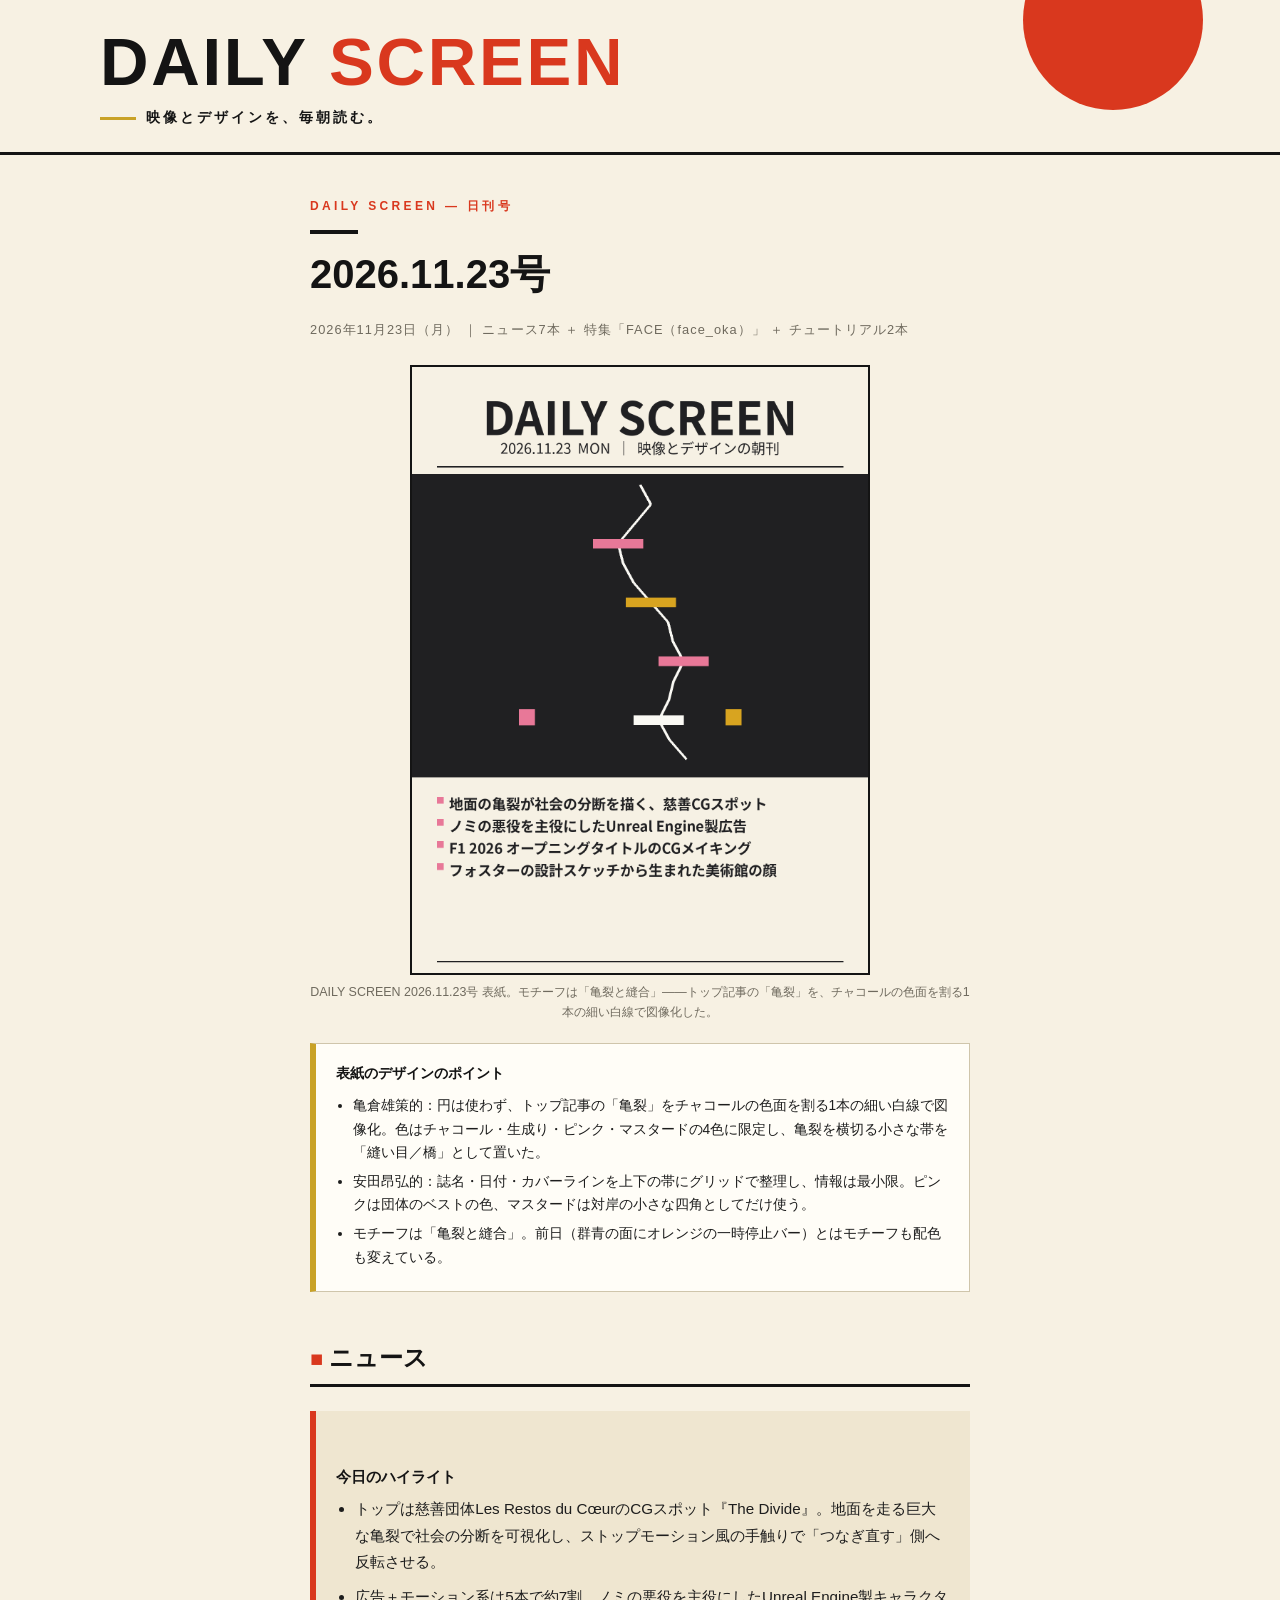
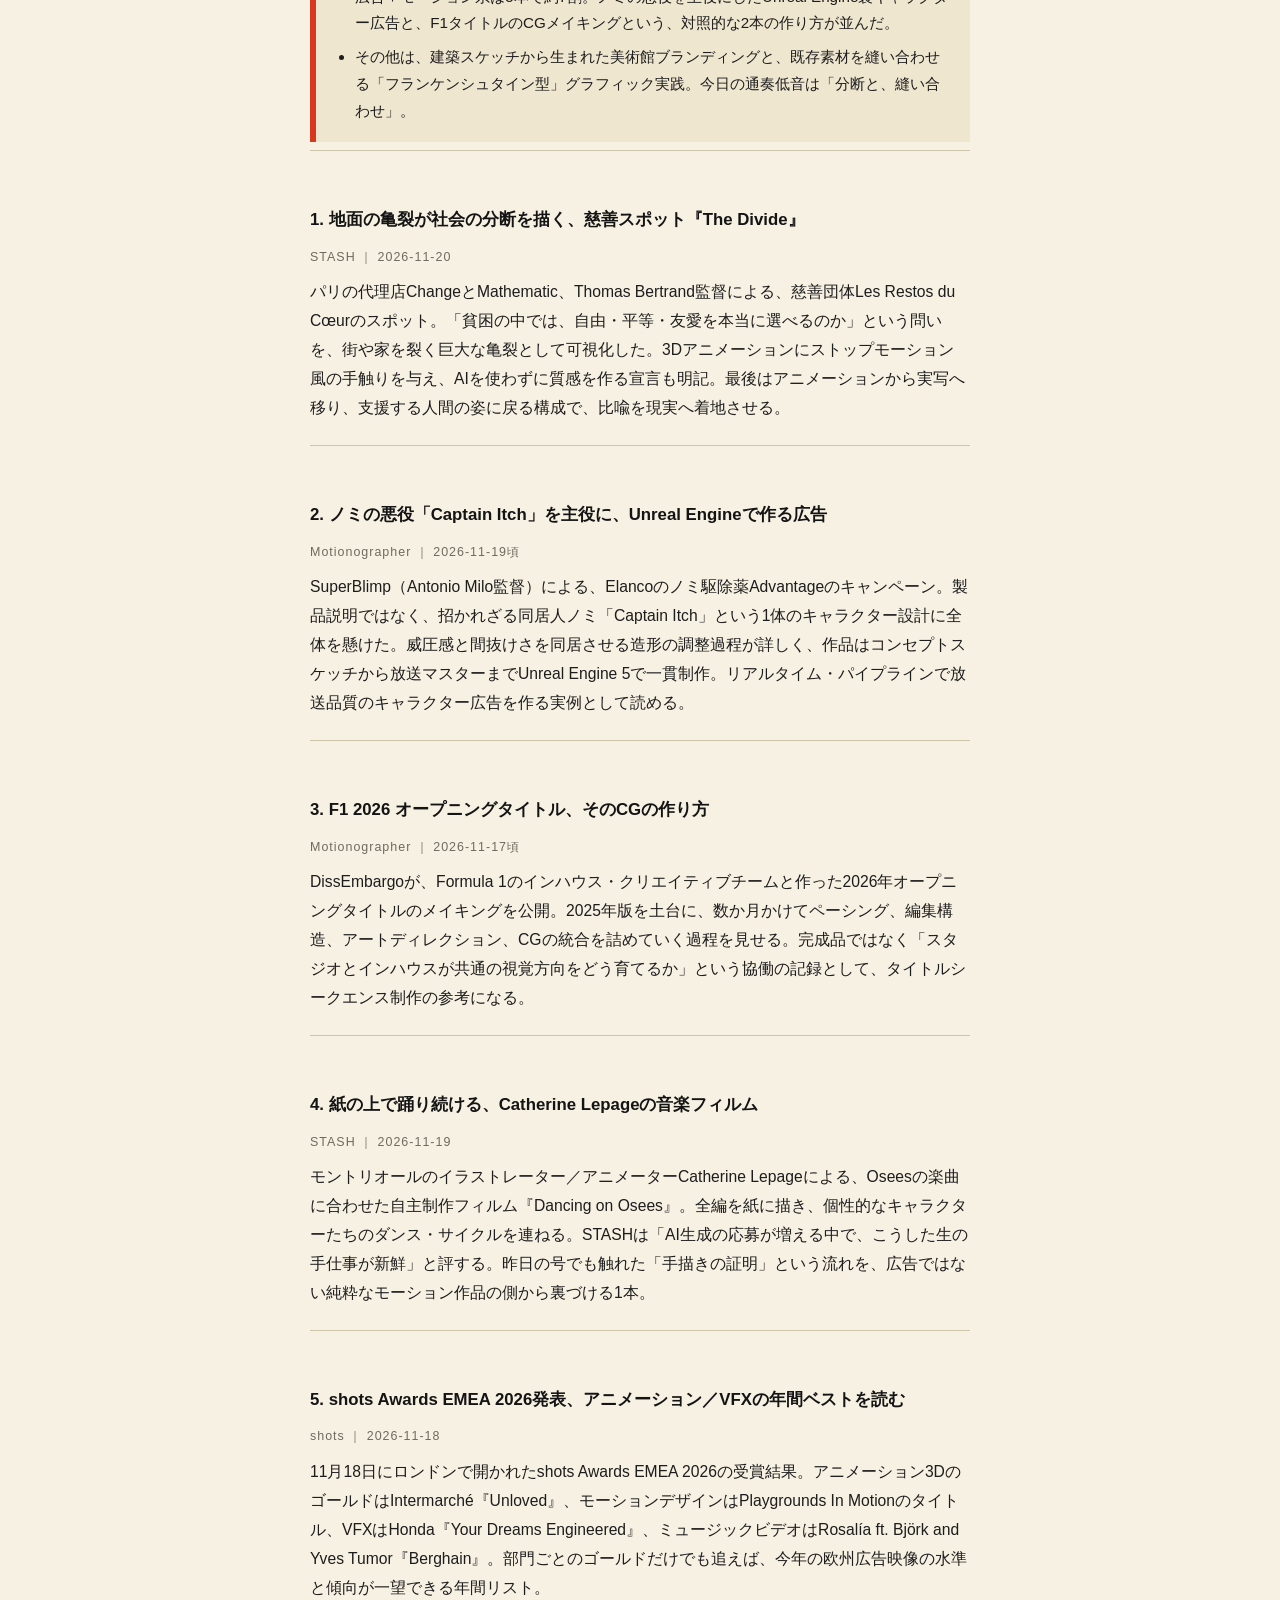
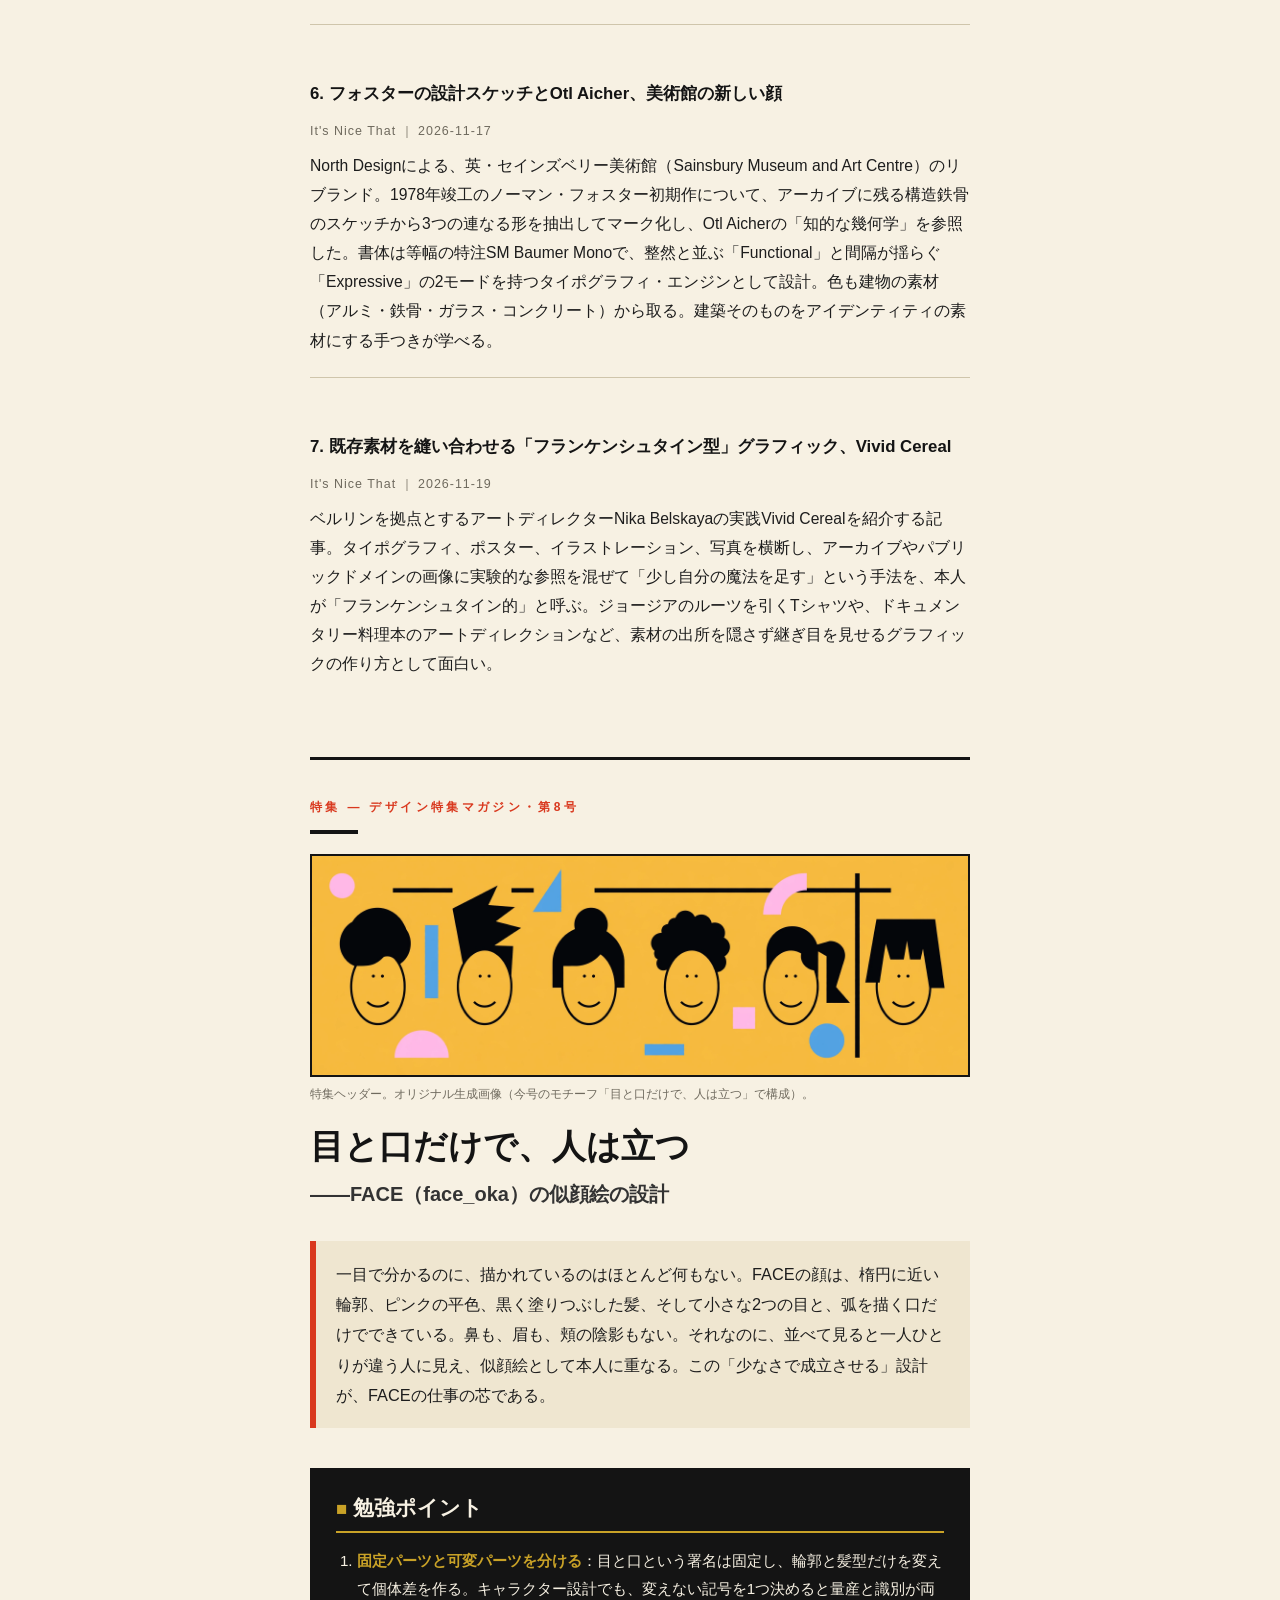
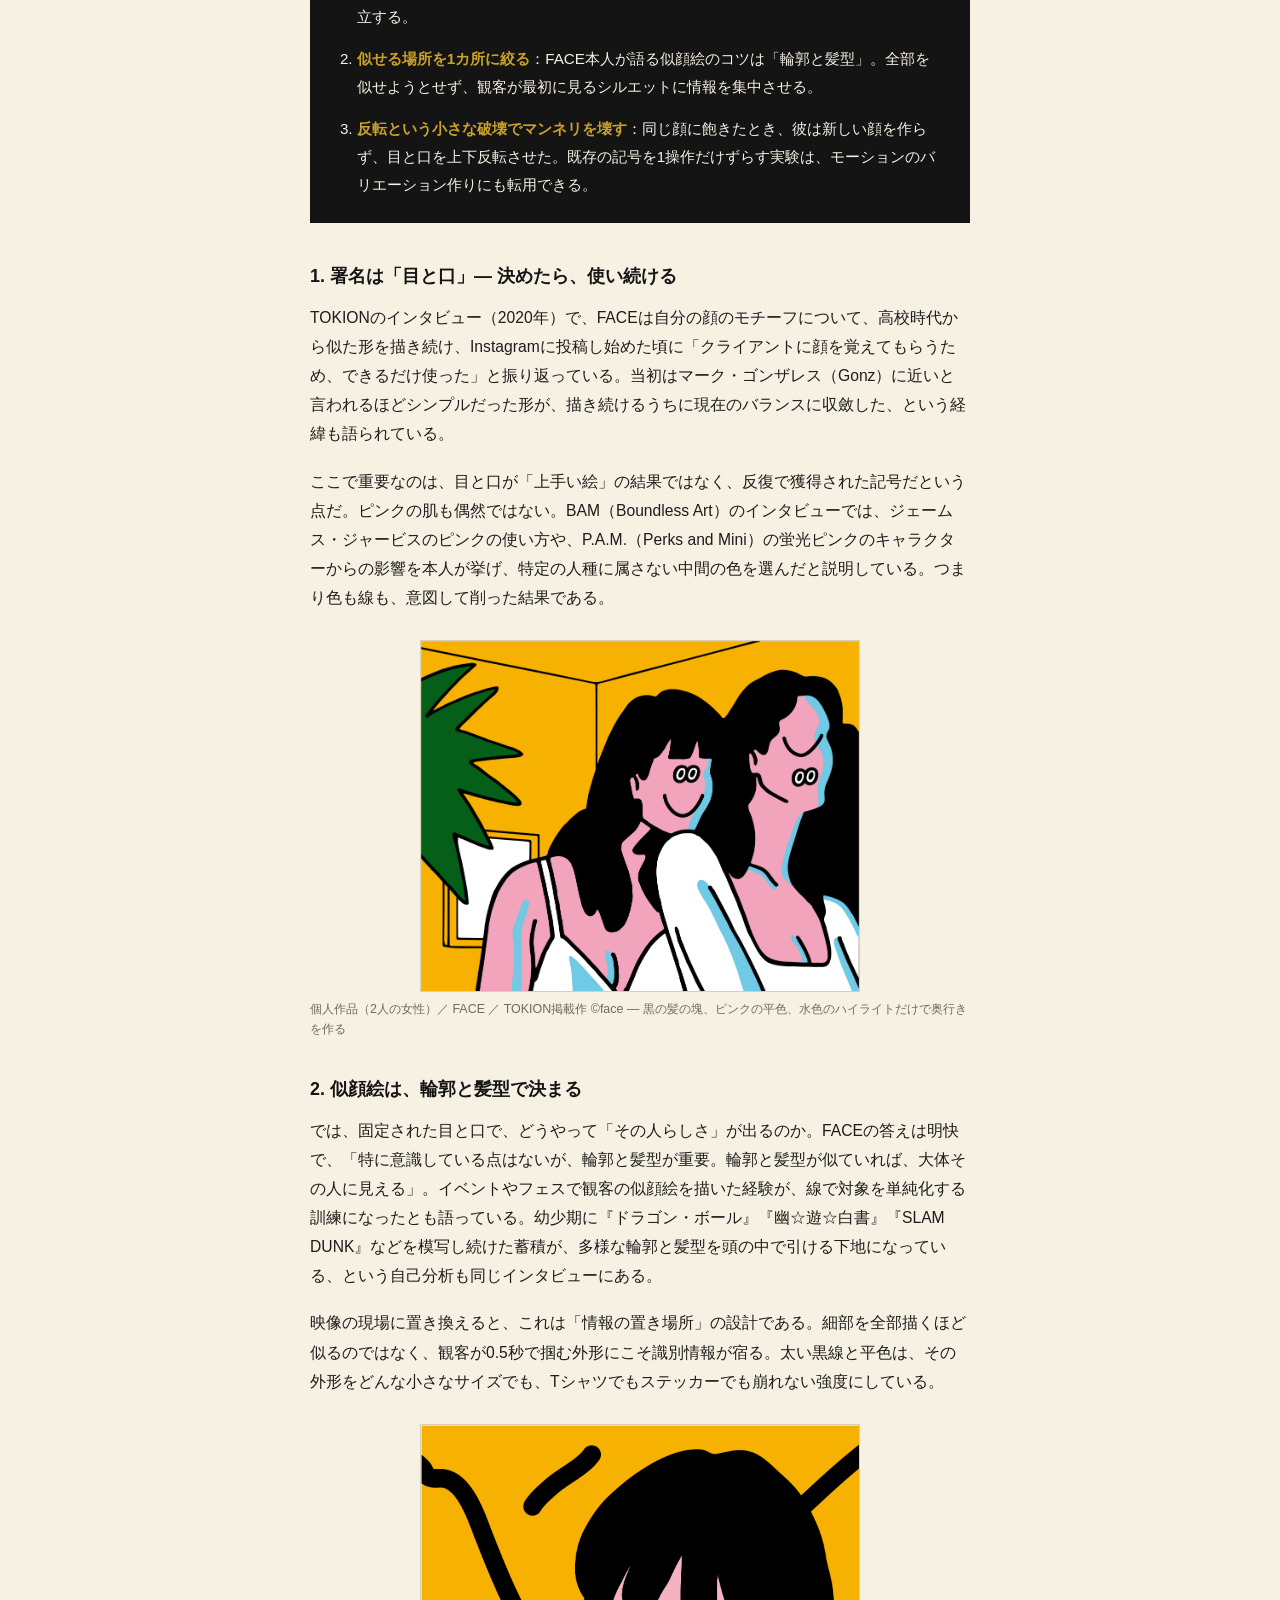
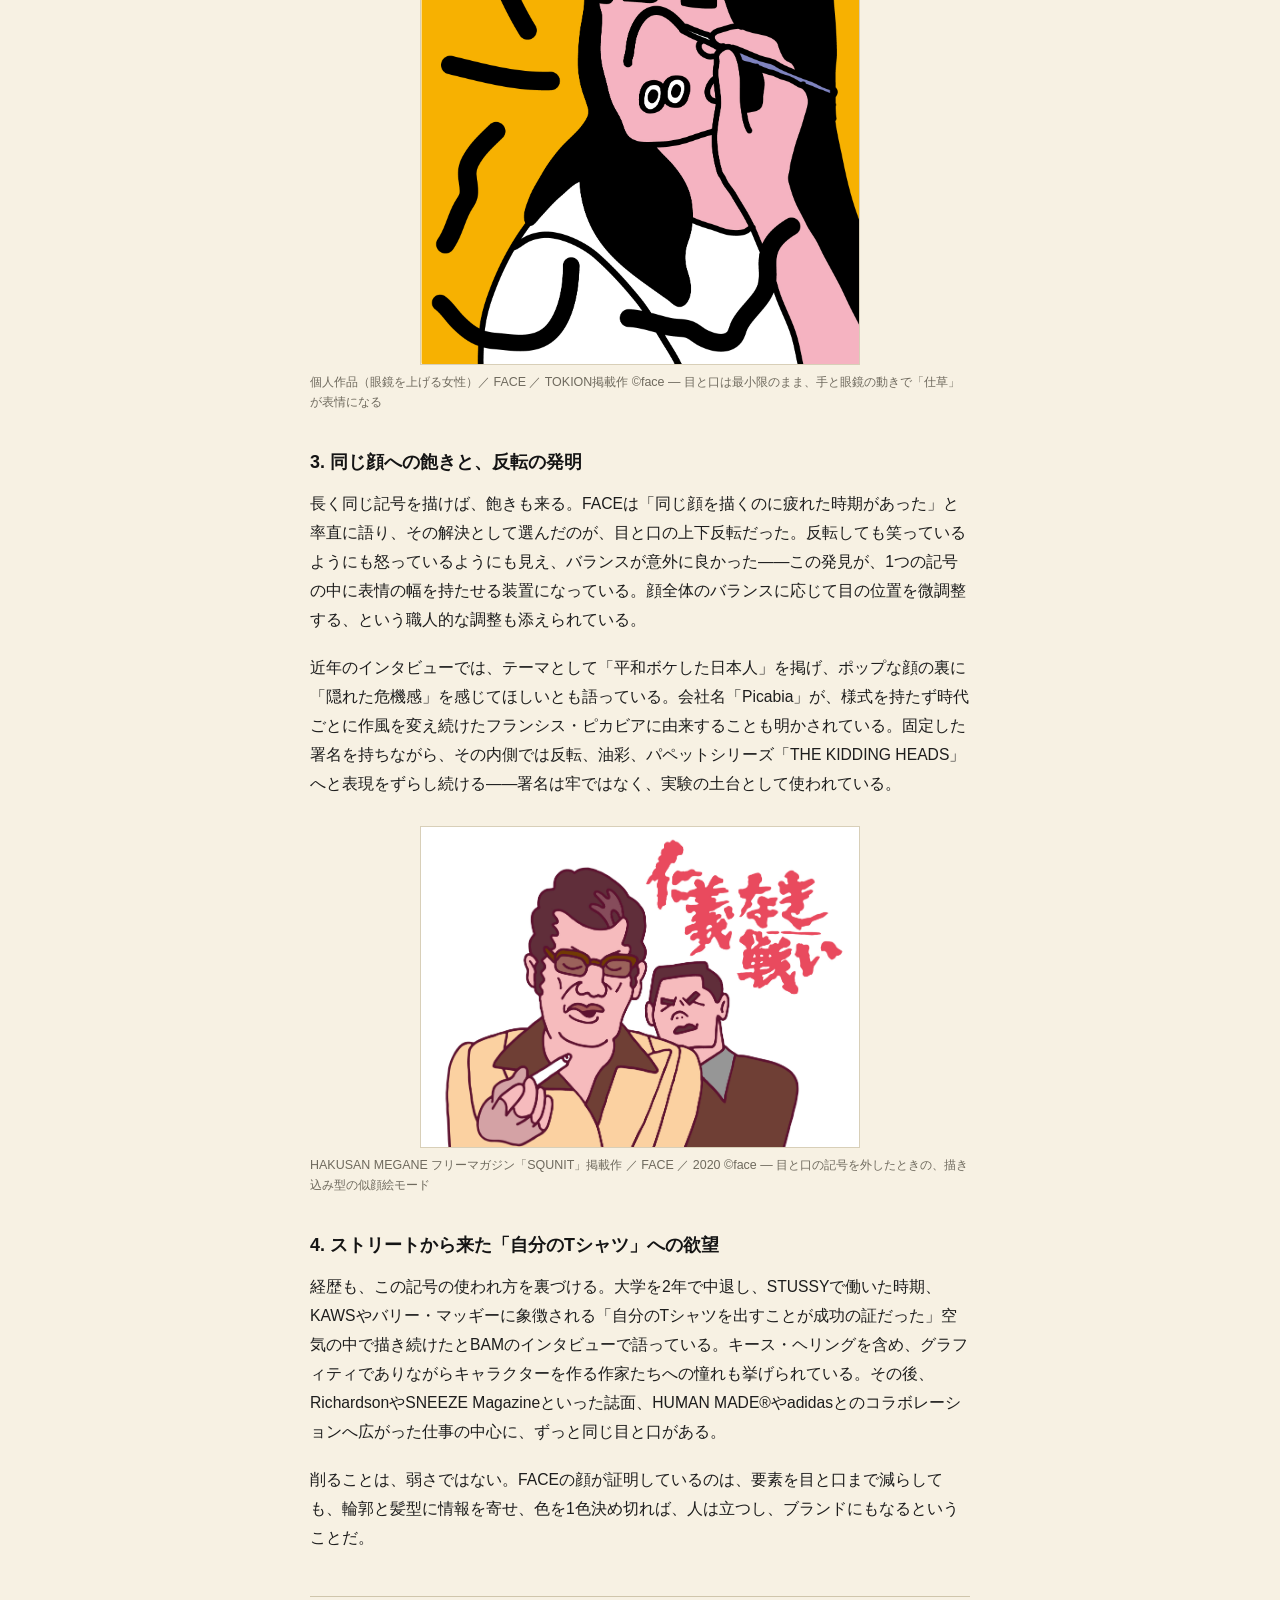
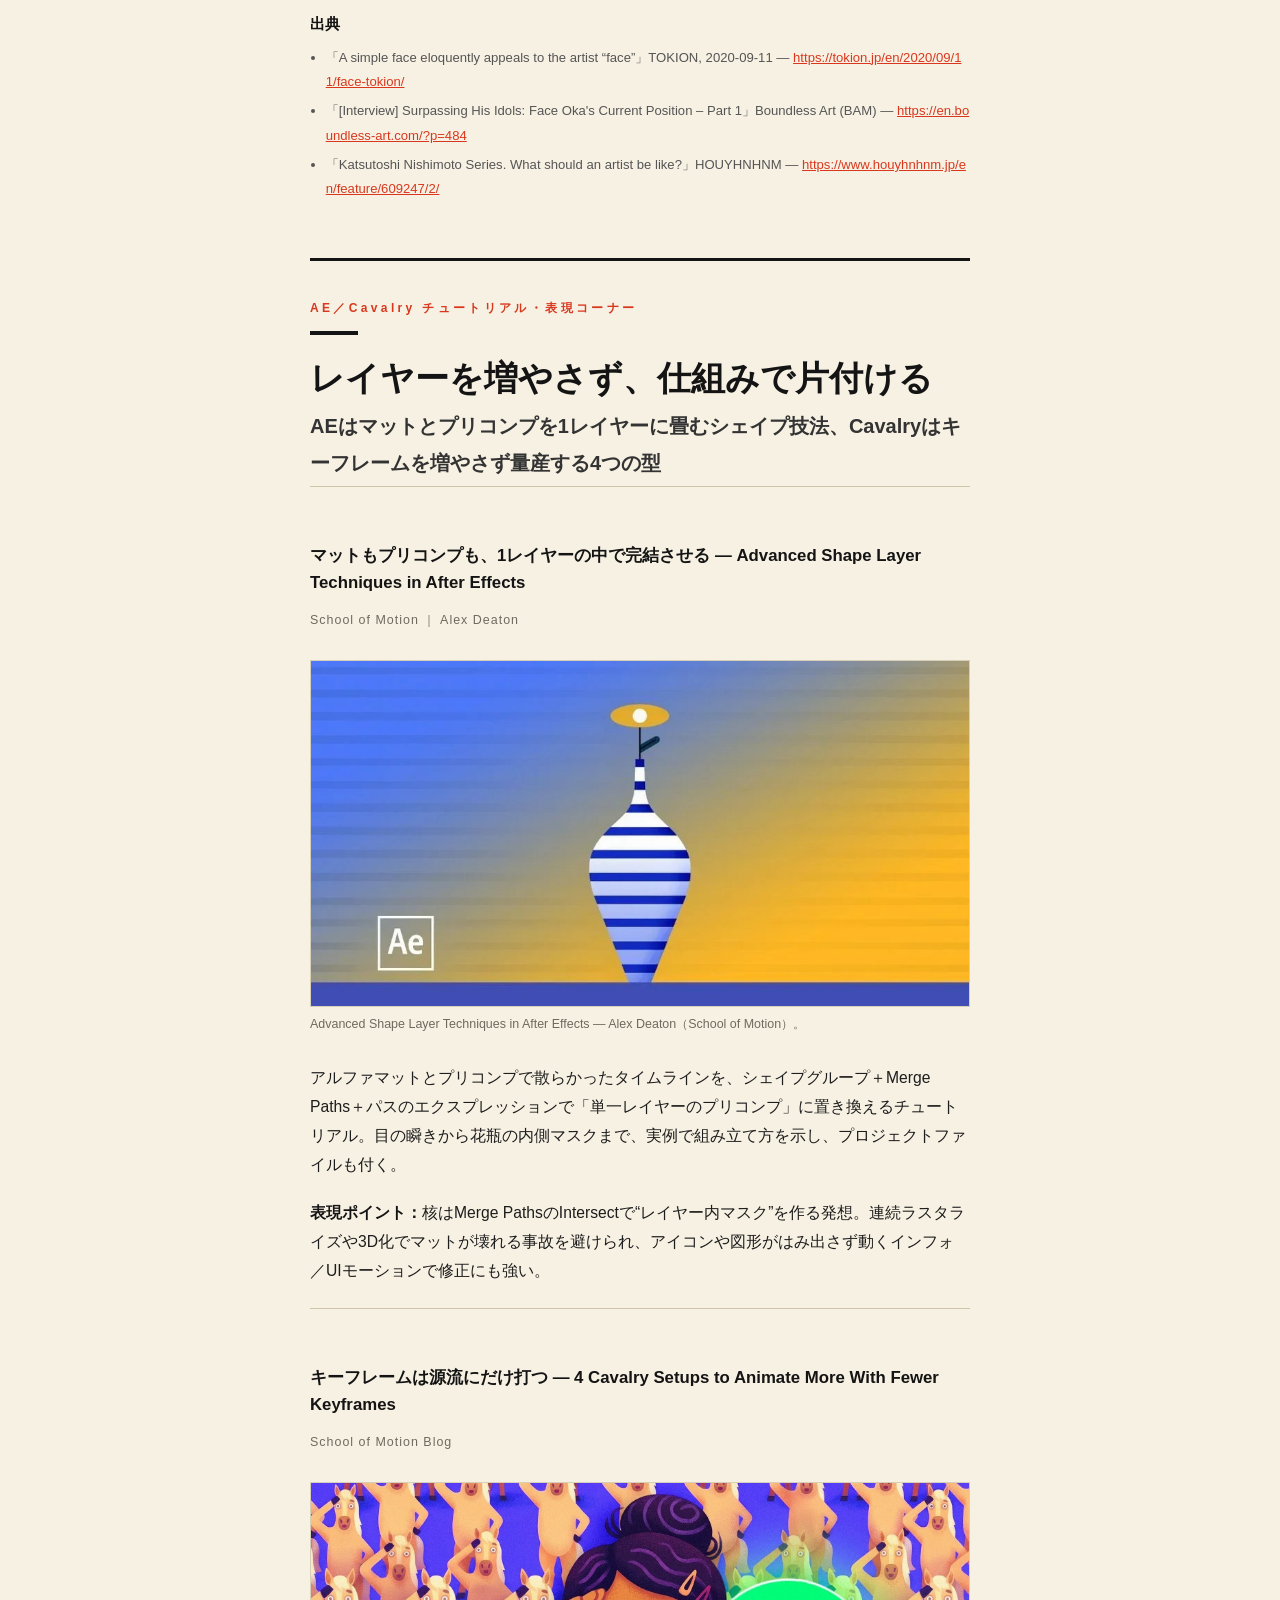
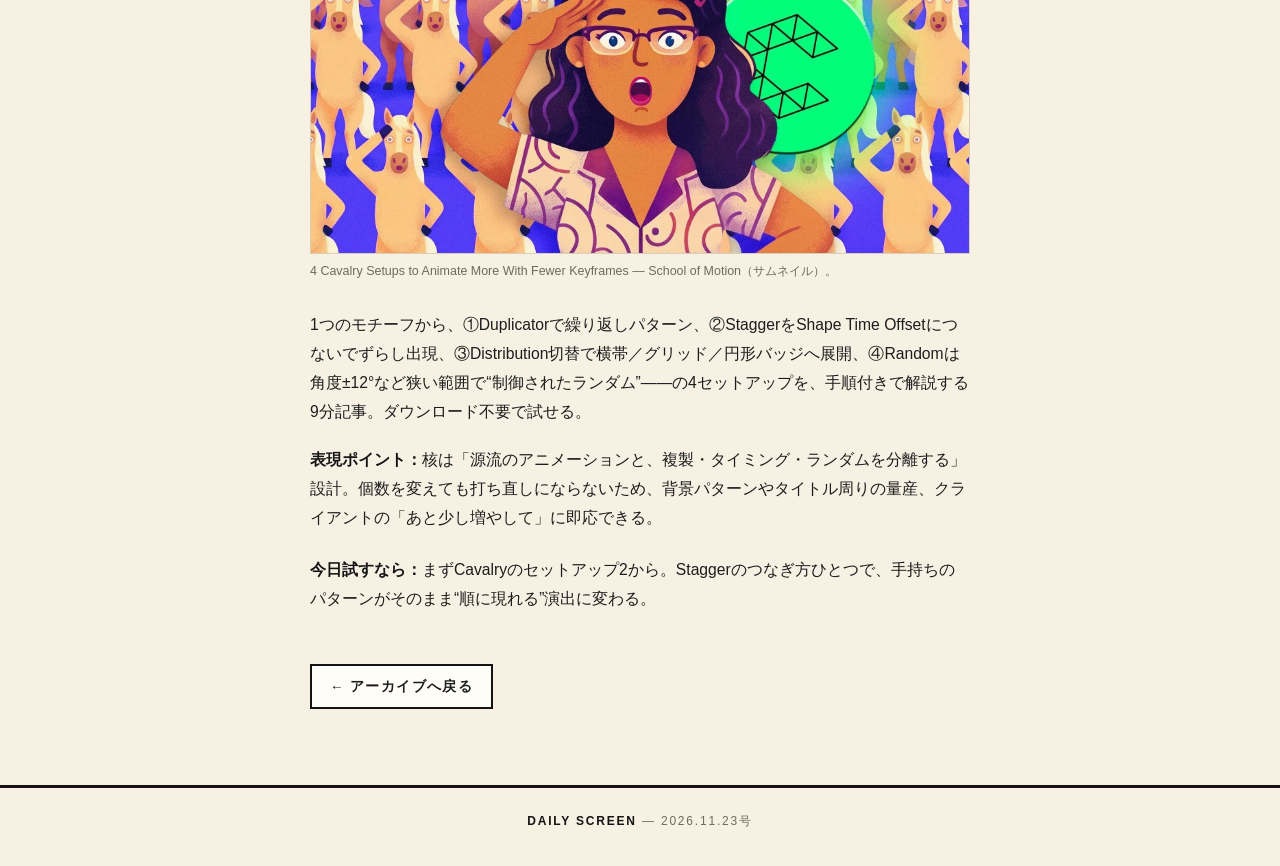
<file: issues/2026-11-23.html>
<!DOCTYPE html>
<html lang="ja">
<head>
<meta charset="UTF-8">
<meta name="viewport" content="width=device-width, initial-scale=1.0">
<title>2026.11.23号 | DAILY SCREEN</title>
<meta name="description" content="DAILY SCREEN 2026年11月23日号。ニュース7本（慈善スポット『The Divide』、Unreal Engine製『Captain Itch』ほか）と特集「目と口だけで、人は立つ ――FACE（face_oka）」を収録。">
<link rel="stylesheet" href="../style.css">
</head>
<body>

<header class="site-header">
  <div class="inner">
    <a class="site-name" href="../index.html">DAILY <span>SCREEN</span></a>
    <p class="site-tagline">映像とデザインを、毎朝読む。</p>
  </div>
</header>

<main class="article-wrap">
  <div class="article-head">
    <p class="kicker">DAILY SCREEN ― 日刊号</p>
    <h1>2026.11.23号</h1>
    <p class="article-meta">2026年11月23日（月） ｜ ニュース7本 ＋ 特集「FACE（face_oka）」 ＋ チュートリアル2本</p>
    <figure class="issue-cover">
      <img src="../assets/cover-2026-11-23.png" alt="DAILY SCREEN 2026.11.23号 表紙">
      <figcaption>DAILY SCREEN 2026.11.23号 表紙。モチーフは「亀裂と縫合」——トップ記事の「亀裂」を、チャコールの色面を割る1本の細い白線で図像化した。</figcaption>
    </figure>
    <div class="cover-points">
      <h2>表紙のデザインのポイント</h2>
      <ul>
        <li>亀倉雄策的：円は使わず、トップ記事の「亀裂」をチャコールの色面を割る1本の細い白線で図像化。色はチャコール・生成り・ピンク・マスタードの4色に限定し、亀裂を横切る小さな帯を「縫い目／橋」として置いた。</li>
        <li>安田昂弘的：誌名・日付・カバーラインを上下の帯にグリッドで整理し、情報は最小限。ピンクは団体のベストの色、マスタードは対岸の小さな四角としてだけ使う。</li>
        <li>モチーフは「亀裂と縫合」。前日（群青の面にオレンジの一時停止バー）とはモチーフも配色も変えている。</li>
      </ul>
    </div>
  </div>

  <article>
    <h2 class="section-title">ニュース</h2>

    <div class="highlights">
      <h3>今日のハイライト</h3>
      <ul>
        <li>トップは慈善団体Les Restos du CœurのCGスポット『The Divide』。地面を走る巨大な亀裂で社会の分断を可視化し、ストップモーション風の手触りで「つなぎ直す」側へ反転させる。</li>
        <li>広告＋モーション系は5本で約7割。ノミの悪役を主役にしたUnreal Engine製キャラクター広告と、F1タイトルのCGメイキングという、対照的な2本の作り方が並んだ。</li>
        <li>その他は、建築スケッチから生まれた美術館ブランディングと、既存素材を縫い合わせる「フランケンシュタイン型」グラフィック実践。今日の通奏低音は「分断と、縫い合わせ」。</li>
      </ul>
    </div>

    <div class="news-item">
      <h3><a href="https://www.stashmedia.tv/thomas-bertrand-mathematic-bridge-the-divide-for-les-restos-du-coeur/">1. 地面の亀裂が社会の分断を描く、慈善スポット『The Divide』</a></h3>
      <p class="news-meta">STASH ｜ 2026-11-20</p>
      <p>パリの代理店ChangeとMathematic、Thomas Bertrand監督による、慈善団体Les Restos du Cœurのスポット。「貧困の中では、自由・平等・友愛を本当に選べるのか」という問いを、街や家を裂く巨大な亀裂として可視化した。3Dアニメーションにストップモーション風の手触りを与え、AIを使わずに質感を作る宣言も明記。最後はアニメーションから実写へ移り、支援する人間の姿に戻る構成で、比喩を現実へ着地させる。</p>
    </div>

    <div class="news-item">
      <h3><a href="https://motionographer.com/quickie/superblimp-captain-itch/">2. ノミの悪役「Captain Itch」を主役に、Unreal Engineで作る広告</a></h3>
      <p class="news-meta">Motionographer ｜ 2026-11-19頃</p>
      <p>SuperBlimp（Antonio Milo監督）による、Elancoのノミ駆除薬Advantageのキャンペーン。製品説明ではなく、招かれざる同居人ノミ「Captain Itch」という1体のキャラクター設計に全体を懸けた。威圧感と間抜けさを同居させる造形の調整過程が詳しく、作品はコンセプトスケッチから放送マスターまでUnreal Engine 5で一貫制作。リアルタイム・パイプラインで放送品質のキャラクター広告を作る実例として読める。</p>
    </div>

    <div class="news-item">
      <h3><a href="https://motionographer.com/quickie/dissembargo-f1-2026-opening-titles-making-of/">3. F1 2026 オープニングタイトル、そのCGの作り方</a></h3>
      <p class="news-meta">Motionographer ｜ 2026-11-17頃</p>
      <p>DissEmbargoが、Formula 1のインハウス・クリエイティブチームと作った2026年オープニングタイトルのメイキングを公開。2025年版を土台に、数か月かけてペーシング、編集構造、アートディレクション、CGの統合を詰めていく過程を見せる。完成品ではなく「スタジオとインハウスが共通の視覚方向をどう育てるか」という協働の記録として、タイトルシークエンス制作の参考になる。</p>
    </div>

    <div class="news-item">
      <h3><a href="https://www.stashmedia.tv/catherine-lepage-friends-go-dancing-on-osees/">4. 紙の上で踊り続ける、Catherine Lepageの音楽フィルム</a></h3>
      <p class="news-meta">STASH ｜ 2026-11-19</p>
      <p>モントリオールのイラストレーター／アニメーターCatherine Lepageによる、Oseesの楽曲に合わせた自主制作フィルム『Dancing on Osees』。全編を紙に描き、個性的なキャラクターたちのダンス・サイクルを連ねる。STASHは「AI生成の応募が増える中で、こうした生の手仕事が新鮮」と評する。昨日の号でも触れた「手描きの証明」という流れを、広告ではない純粋なモーション作品の側から裏づける1本。</p>
    </div>

    <div class="news-item">
      <h3><a href="https://shots.net/news/view/shots-awards-emea-2026-winners-announced">5. shots Awards EMEA 2026発表、アニメーション／VFXの年間ベストを読む</a></h3>
      <p class="news-meta">shots ｜ 2026-11-18</p>
      <p>11月18日にロンドンで開かれたshots Awards EMEA 2026の受賞結果。アニメーション3DのゴールドはIntermarché『Unloved』、モーションデザインはPlaygrounds In Motionのタイトル、VFXはHonda『Your Dreams Engineered』、ミュージックビデオはRosalía ft. Björk and Yves Tumor『Berghain』。部門ごとのゴールドだけでも追えば、今年の欧州広告映像の水準と傾向が一望できる年間リスト。</p>
    </div>

    <div class="news-item">
      <h3><a href="https://www.itsnicethat.com/articles/north-design-sainsbury-museum-and-art-centre-graphic-design-171126">6. フォスターの設計スケッチとOtl Aicher、美術館の新しい顔</a></h3>
      <p class="news-meta">It's Nice That ｜ 2026-11-17</p>
      <p>North Designによる、英・セインズベリー美術館（Sainsbury Museum and Art Centre）のリブランド。1978年竣工のノーマン・フォスター初期作について、アーカイブに残る構造鉄骨のスケッチから3つの連なる形を抽出してマーク化し、Otl Aicherの「知的な幾何学」を参照した。書体は等幅の特注SM Baumer Monoで、整然と並ぶ「Functional」と間隔が揺らぐ「Expressive」の2モードを持つタイポグラフィ・エンジンとして設計。色も建物の素材（アルミ・鉄骨・ガラス・コンクリート）から取る。建築そのものをアイデンティティの素材にする手つきが学べる。</p>
    </div>

    <div class="news-item">
      <h3><a href="https://www.itsnicethat.com/articles/nika-belskaya-vivid-cereal-graphic-design-discover-191126">7. 既存素材を縫い合わせる「フランケンシュタイン型」グラフィック、Vivid Cereal</a></h3>
      <p class="news-meta">It's Nice That ｜ 2026-11-19</p>
      <p>ベルリンを拠点とするアートディレクターNika Belskayaの実践Vivid Cerealを紹介する記事。タイポグラフィ、ポスター、イラストレーション、写真を横断し、アーカイブやパブリックドメインの画像に実験的な参照を混ぜて「少し自分の魔法を足す」という手法を、本人が「フランケンシュタイン的」と呼ぶ。ジョージアのルーツを引くTシャツや、ドキュメンタリー料理本のアートディレクションなど、素材の出所を隠さず継ぎ目を見せるグラフィックの作り方として面白い。</p>
    </div>

    <section class="feature">
      <p class="kicker">特集 ― デザイン特集マガジン・第8号</p>
      <figure class="hero">
        <img src="../assets/face-header.webp" alt="特集ヘッダー：FACEの目と口の記号をモチーフにした構成">
        <figcaption>特集ヘッダー。オリジナル生成画像（今号のモチーフ「目と口だけで、人は立つ」で構成）。</figcaption>
      </figure>
      <h2 class="feature-title">目と口だけで、人は立つ</h2>
      <p class="feature-subtitle">――FACE（face_oka）の似顔絵の設計</p>

      <p class="lead">一目で分かるのに、描かれているのはほとんど何もない。FACEの顔は、楕円に近い輪郭、ピンクの平色、黒く塗りつぶした髪、そして小さな2つの目と、弧を描く口だけでできている。鼻も、眉も、頬の陰影もない。それなのに、並べて見ると一人ひとりが違う人に見え、似顔絵として本人に重なる。この「少なさで成立させる」設計が、FACEの仕事の芯である。</p>

      <div class="study">
        <h2>勉強ポイント</h2>
        <ol>
          <li><strong>固定パーツと可変パーツを分ける</strong>：目と口という署名は固定し、輪郭と髪型だけを変えて個体差を作る。キャラクター設計でも、変えない記号を1つ決めると量産と識別が両立する。</li>
          <li><strong>似せる場所を1カ所に絞る</strong>：FACE本人が語る似顔絵のコツは「輪郭と髪型」。全部を似せようとせず、観客が最初に見るシルエットに情報を集中させる。</li>
          <li><strong>反転という小さな破壊でマンネリを壊す</strong>：同じ顔に飽きたとき、彼は新しい顔を作らず、目と口を上下反転させた。既存の記号を1操作だけずらす実験は、モーションのバリエーション作りにも転用できる。</li>
        </ol>
      </div>

      <h3>1. 署名は「目と口」— 決めたら、使い続ける</h3>
      <p>TOKIONのインタビュー（2020年）で、FACEは自分の顔のモチーフについて、高校時代から似た形を描き続け、Instagramに投稿し始めた頃に「クライアントに顔を覚えてもらうため、できるだけ使った」と振り返っている。当初はマーク・ゴンザレス（Gonz）に近いと言われるほどシンプルだった形が、描き続けるうちに現在のバランスに収斂した、という経緯も語られている。</p>
      <p>ここで重要なのは、目と口が「上手い絵」の結果ではなく、反復で獲得された記号だという点だ。ピンクの肌も偶然ではない。BAM（Boundless Art）のインタビューでは、ジェームス・ジャービスのピンクの使い方や、P.A.M.（Perks and Mini）の蛍光ピンクのキャラクターからの影響を本人が挙げ、特定の人種に属さない中間の色を選んだと説明している。つまり色も線も、意図して削った結果である。</p>

      <figure class="portrait">
        <img src="../assets/face-art1.jpg" alt="FACE 個人作品（2人の女性）">
        <figcaption>個人作品（2人の女性）／ FACE ／ TOKION掲載作 ©face — 黒の髪の塊、ピンクの平色、水色のハイライトだけで奥行きを作る</figcaption>
      </figure>

      <h3>2. 似顔絵は、輪郭と髪型で決まる</h3>
      <p>では、固定された目と口で、どうやって「その人らしさ」が出るのか。FACEの答えは明快で、「特に意識している点はないが、輪郭と髪型が重要。輪郭と髪型が似ていれば、大体その人に見える」。イベントやフェスで観客の似顔絵を描いた経験が、線で対象を単純化する訓練になったとも語っている。幼少期に『ドラゴン・ボール』『幽☆遊☆白書』『SLAM DUNK』などを模写し続けた蓄積が、多様な輪郭と髪型を頭の中で引ける下地になっている、という自己分析も同じインタビューにある。</p>
      <p>映像の現場に置き換えると、これは「情報の置き場所」の設計である。細部を全部描くほど似るのではなく、観客が0.5秒で掴む外形にこそ識別情報が宿る。太い黒線と平色は、その外形をどんな小さなサイズでも、Tシャツでもステッカーでも崩れない強度にしている。</p>

      <figure class="portrait">
        <img src="../assets/face-art2.jpg" alt="FACE 個人作品（眼鏡を上げる女性）">
        <figcaption>個人作品（眼鏡を上げる女性）／ FACE ／ TOKION掲載作 ©face — 目と口は最小限のまま、手と眼鏡の動きで「仕草」が表情になる</figcaption>
      </figure>

      <h3>3. 同じ顔への飽きと、反転の発明</h3>
      <p>長く同じ記号を描けば、飽きも来る。FACEは「同じ顔を描くのに疲れた時期があった」と率直に語り、その解決として選んだのが、目と口の上下反転だった。反転しても笑っているようにも怒っているようにも見え、バランスが意外に良かった——この発見が、1つの記号の中に表情の幅を持たせる装置になっている。顔全体のバランスに応じて目の位置を微調整する、という職人的な調整も添えられている。</p>
      <p>近年のインタビューでは、テーマとして「平和ボケした日本人」を掲げ、ポップな顔の裏に「隠れた危機感」を感じてほしいとも語っている。会社名「Picabia」が、様式を持たず時代ごとに作風を変え続けたフランシス・ピカビアに由来することも明かされている。固定した署名を持ちながら、その内側では反転、油彩、パペットシリーズ「THE KIDDING HEADS」へと表現をずらし続ける——署名は牢ではなく、実験の土台として使われている。</p>

      <figure class="portrait">
        <img src="../assets/face-squnit1.jpg" alt="FACE HAKUSAN MEGANE フリーマガジン「SQUNIT」掲載作">
        <figcaption>HAKUSAN MEGANE フリーマガジン「SQUNIT」掲載作 ／ FACE ／ 2020 ©face — 目と口の記号を外したときの、描き込み型の似顔絵モード</figcaption>
      </figure>

      <h3>4. ストリートから来た「自分のTシャツ」への欲望</h3>
      <p>経歴も、この記号の使われ方を裏づける。大学を2年で中退し、STUSSYで働いた時期、KAWSやバリー・マッギーに象徴される「自分のTシャツを出すことが成功の証だった」空気の中で描き続けたとBAMのインタビューで語っている。キース・ヘリングを含め、グラフィティでありながらキャラクターを作る作家たちへの憧れも挙げられている。その後、RichardsonやSNEEZE Magazineといった誌面、HUMAN MADE®︎やadidasとのコラボレーションへ広がった仕事の中心に、ずっと同じ目と口がある。</p>
      <p>削ることは、弱さではない。FACEの顔が証明しているのは、要素を目と口まで減らしても、輪郭と髪型に情報を寄せ、色を1色決め切れば、人は立つし、ブランドにもなるということだ。</p>

      <div class="sources">
        <h2>出典</h2>
        <ul>
          <li>「A simple face eloquently appeals to the artist “face”」TOKION, 2020-09-11 — <a href="https://tokion.jp/en/2020/09/11/face-tokion/">https://tokion.jp/en/2020/09/11/face-tokion/</a></li>
          <li>「[Interview] Surpassing His Idols: Face Oka's Current Position – Part 1」Boundless Art (BAM) — <a href="https://en.boundless-art.com/?p=484">https://en.boundless-art.com/?p=484</a></li>
          <li>「Katsutoshi Nishimoto Series. What should an artist be like?」HOUYHNHNM — <a href="https://www.houyhnhnm.jp/en/feature/609247/2/">https://www.houyhnhnm.jp/en/feature/609247/2/</a></li>
        </ul>
      </div>
    </section>

    <section class="feature">
      <p class="kicker">AE／Cavalry チュートリアル・表現コーナー</p>
      <h2 class="feature-title">レイヤーを増やさず、仕組みで片付ける</h2>
      <p class="feature-subtitle">AEはマットとプリコンプを1レイヤーに畳むシェイプ技法、Cavalryはキーフレームを増やさず量産する4つの型</p>

      <div class="news-item">
        <h3><a href="https://schoolofmotion.com/blog/how-to-use-alpha-mattes-and-pre-comps">マットもプリコンプも、1レイヤーの中で完結させる ― Advanced Shape Layer Techniques in After Effects</a></h3>
        <p class="news-meta">School of Motion ｜ Alex Deaton</p>
        <figure>
          <img src="../assets/ae-shape-layer.jpg" alt="Advanced Shape Layer Techniques in After Effects — Alex Deaton サムネイル">
          <figcaption>Advanced Shape Layer Techniques in After Effects — Alex Deaton（School of Motion）。</figcaption>
        </figure>
        <p>アルファマットとプリコンプで散らかったタイムラインを、シェイプグループ＋Merge Paths＋パスのエクスプレッションで「単一レイヤーのプリコンプ」に置き換えるチュートリアル。目の瞬きから花瓶の内側マスクまで、実例で組み立て方を示し、プロジェクトファイルも付く。</p>
        <p><strong>表現ポイント：</strong>核はMerge PathsのIntersectで“レイヤー内マスク”を作る発想。連続ラスタライズや3D化でマットが壊れる事故を避けられ、アイコンや図形がはみ出さず動くインフォ／UIモーションで修正にも強い。</p>
      </div>

      <div class="news-item">
        <h3><a href="https://astro.schoolofmotion.com/blog/4-cavalry-setups-save-animating-every-shape-by-hand">キーフレームは源流にだけ打つ ― 4 Cavalry Setups to Animate More With Fewer Keyframes</a></h3>
        <p class="news-meta">School of Motion Blog</p>
        <figure>
          <img src="../assets/cavalry-4-setups.jpg" alt="4 Cavalry Setups to Animate More With Fewer Keyframes — School of Motion サムネイル">
          <figcaption>4 Cavalry Setups to Animate More With Fewer Keyframes — School of Motion（サムネイル）。</figcaption>
        </figure>
        <p>1つのモチーフから、①Duplicatorで繰り返しパターン、②StaggerをShape Time Offsetにつないでずらし出現、③Distribution切替で横帯／グリッド／円形バッジへ展開、④Randomは角度±12°など狭い範囲で“制御されたランダム”——の4セットアップを、手順付きで解説する9分記事。ダウンロード不要で試せる。</p>
        <p><strong>表現ポイント：</strong>核は「源流のアニメーションと、複製・タイミング・ランダムを分離する」設計。個数を変えても打ち直しにならないため、背景パターンやタイトル周りの量産、クライアントの「あと少し増やして」に即応できる。</p>
      </div>

      <p><strong>今日試すなら：</strong>まずCavalryのセットアップ2から。Staggerのつなぎ方ひとつで、手持ちのパターンがそのまま“順に現れる”演出に変わる。</p>
    </section>

    <a class="back" href="../index.html">← アーカイブへ戻る</a>
  </article>
</main>

<footer class="site-footer"><b>DAILY SCREEN</b> — 2026.11.23号</footer>
</body>
</html>
</file>
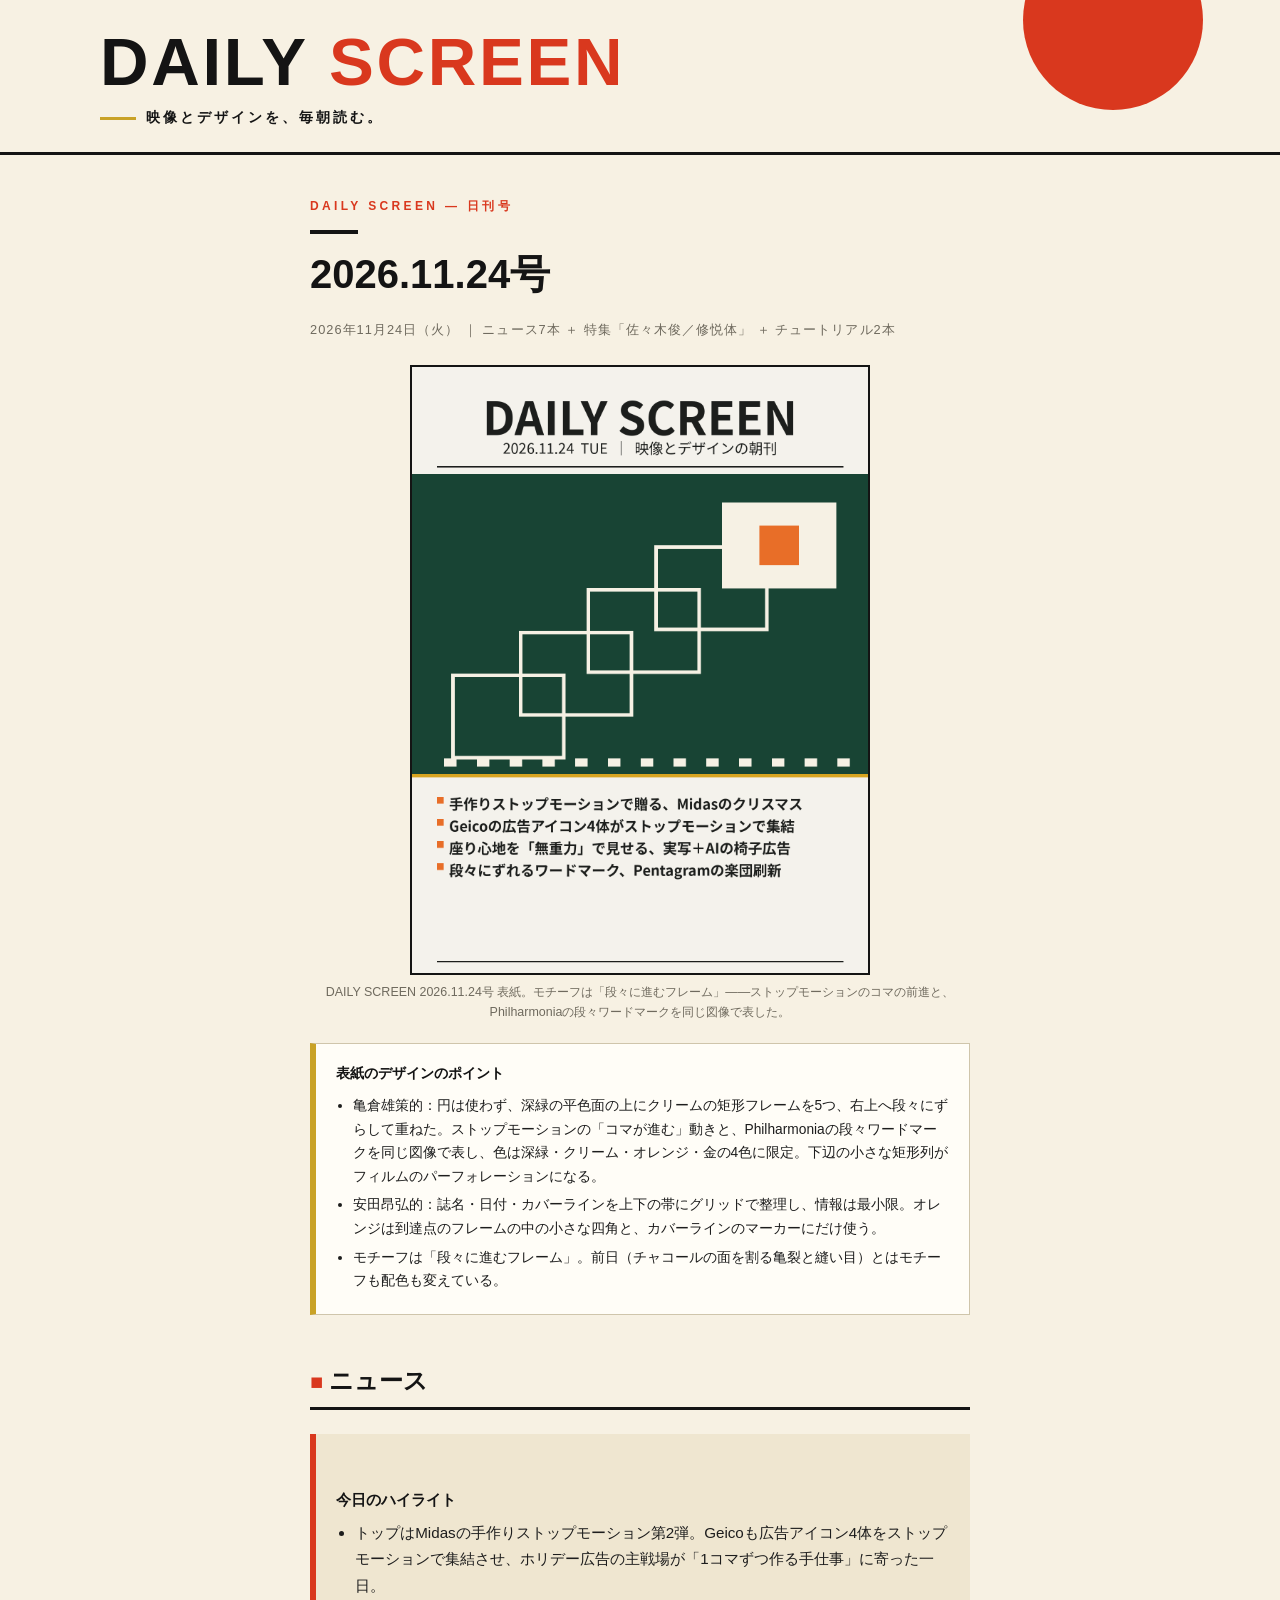
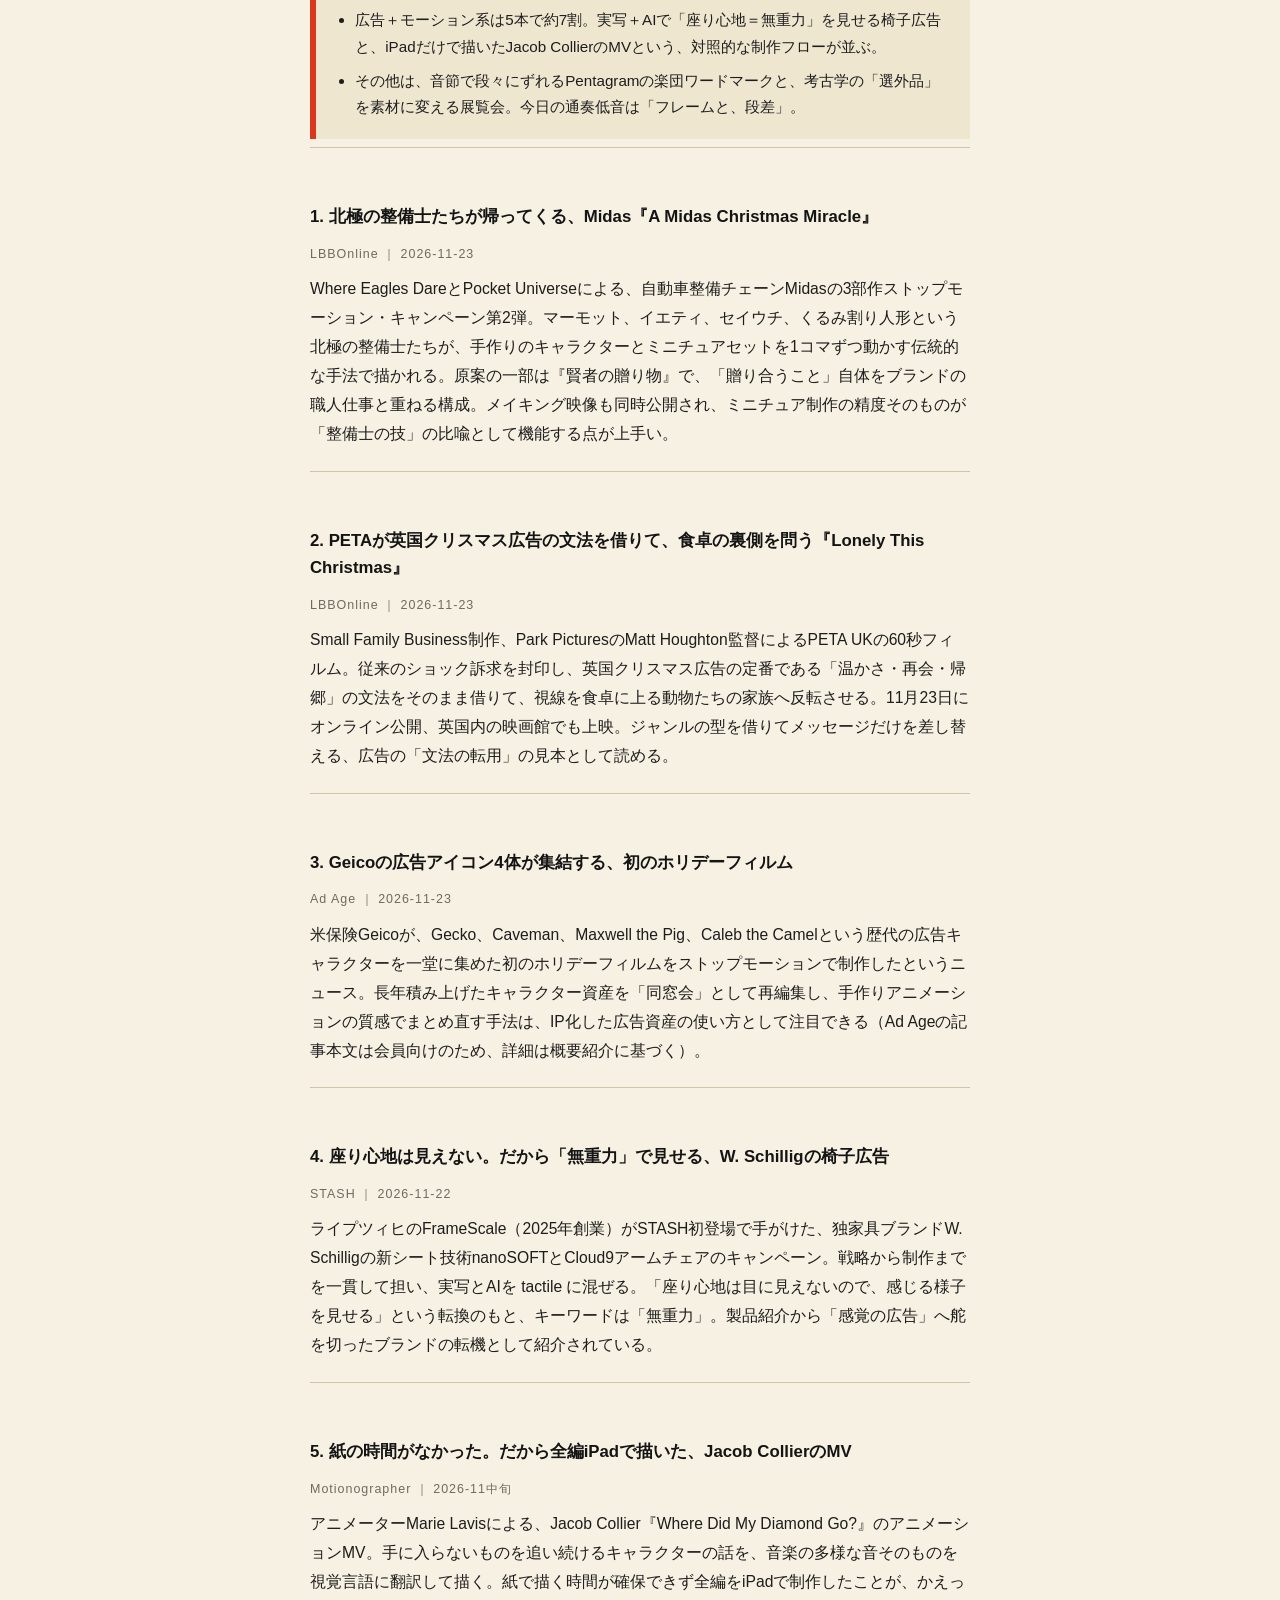
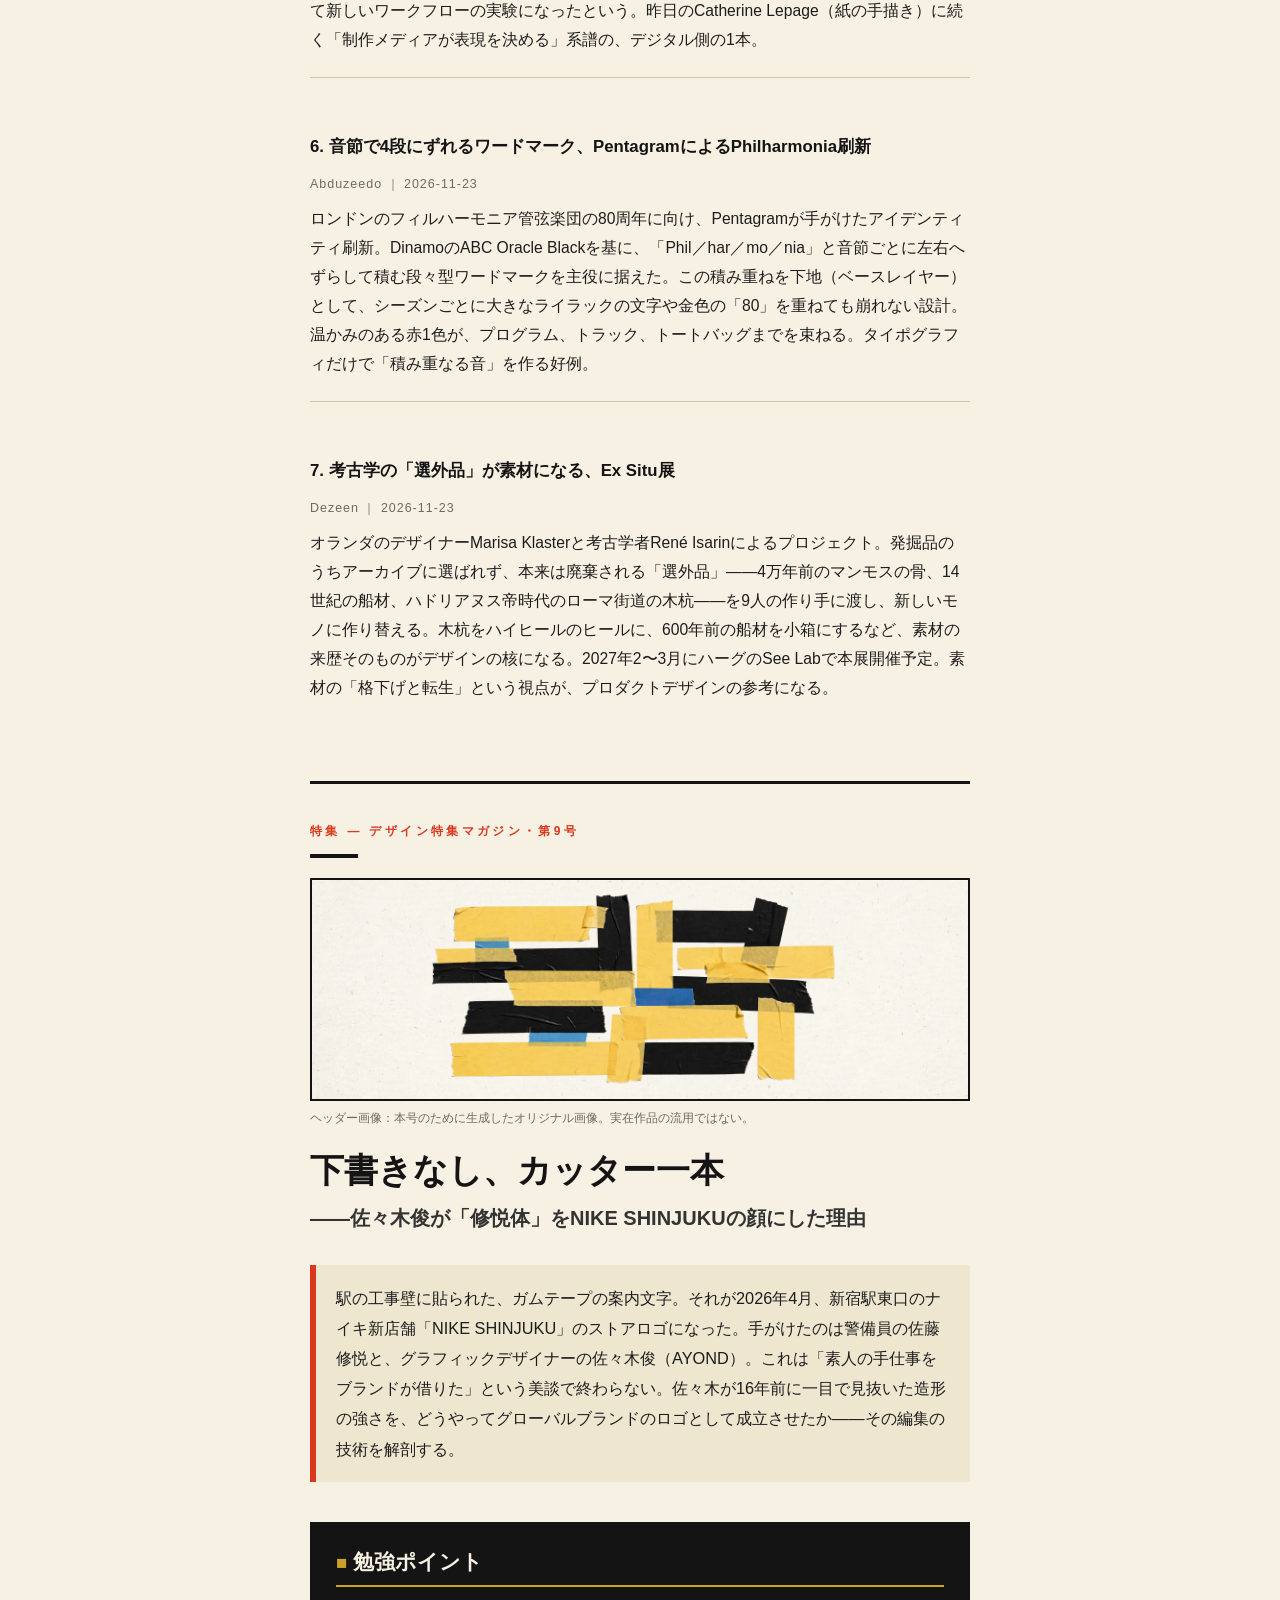
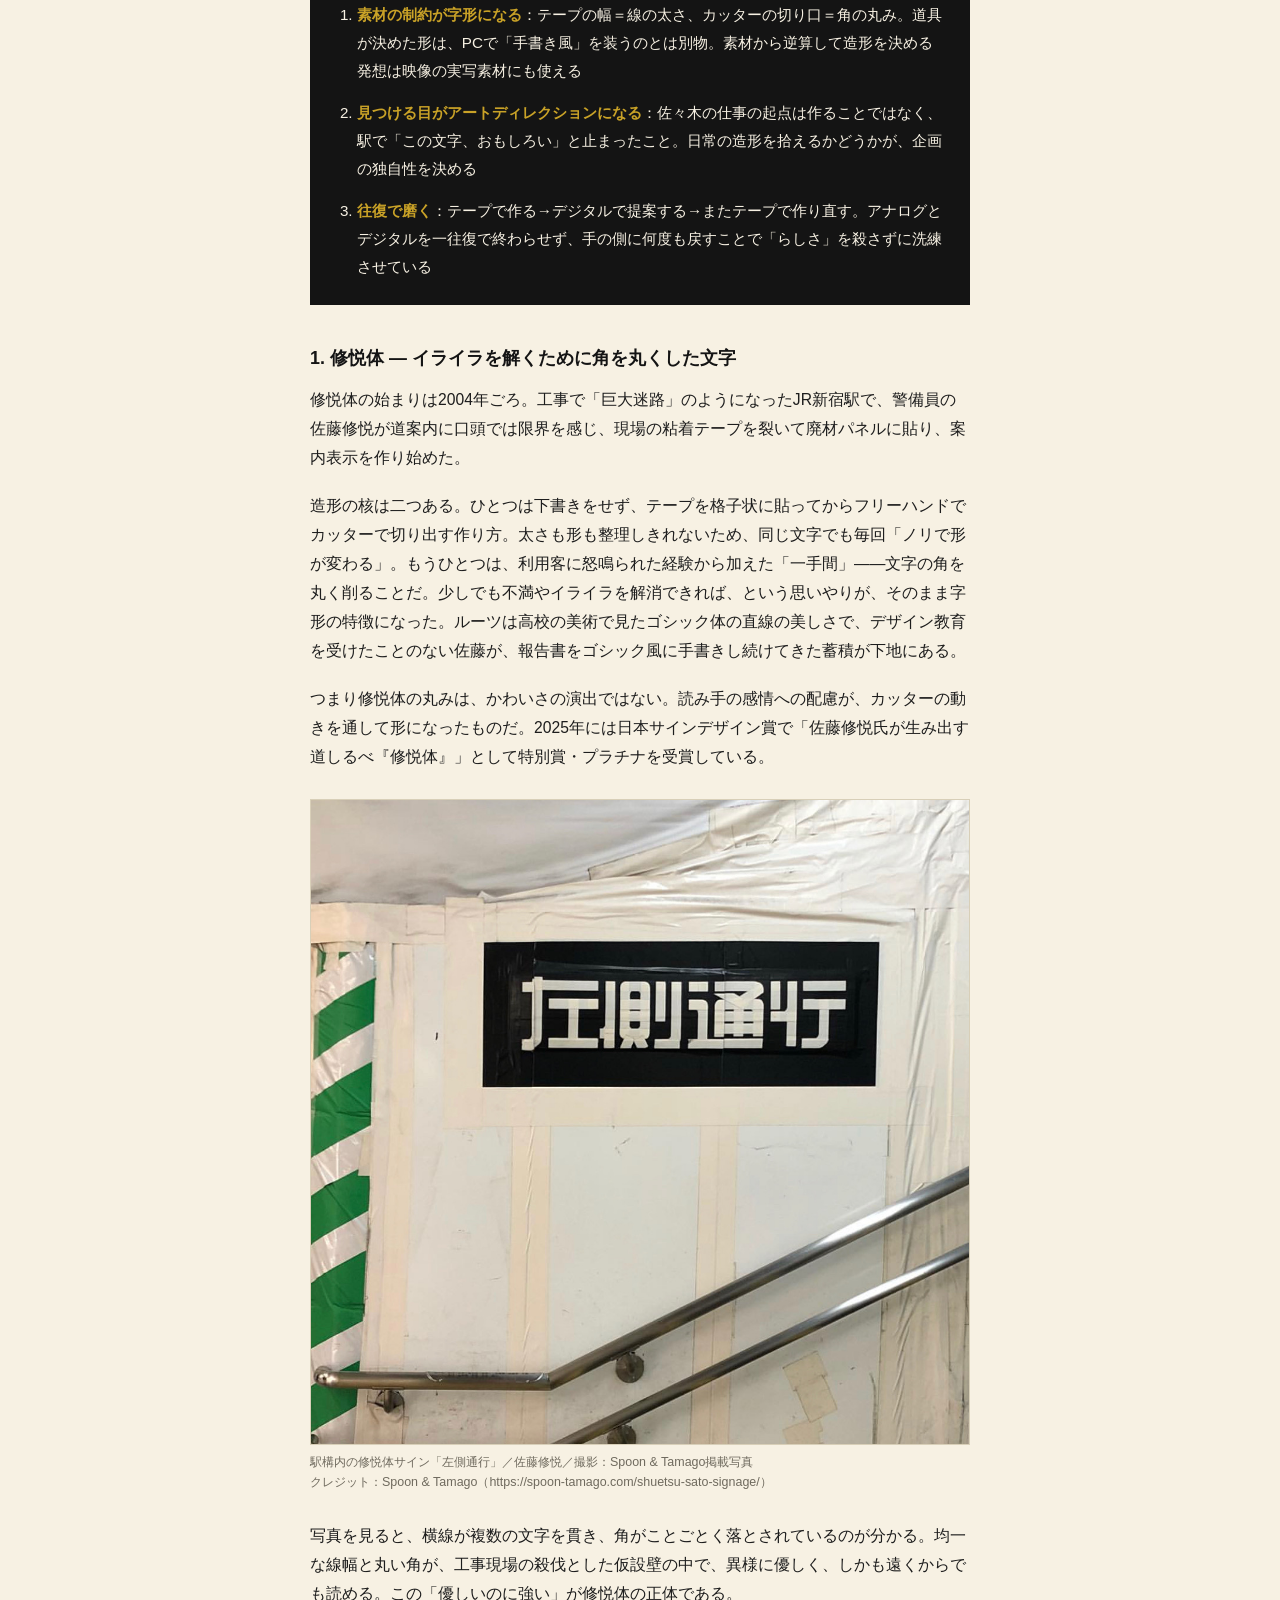
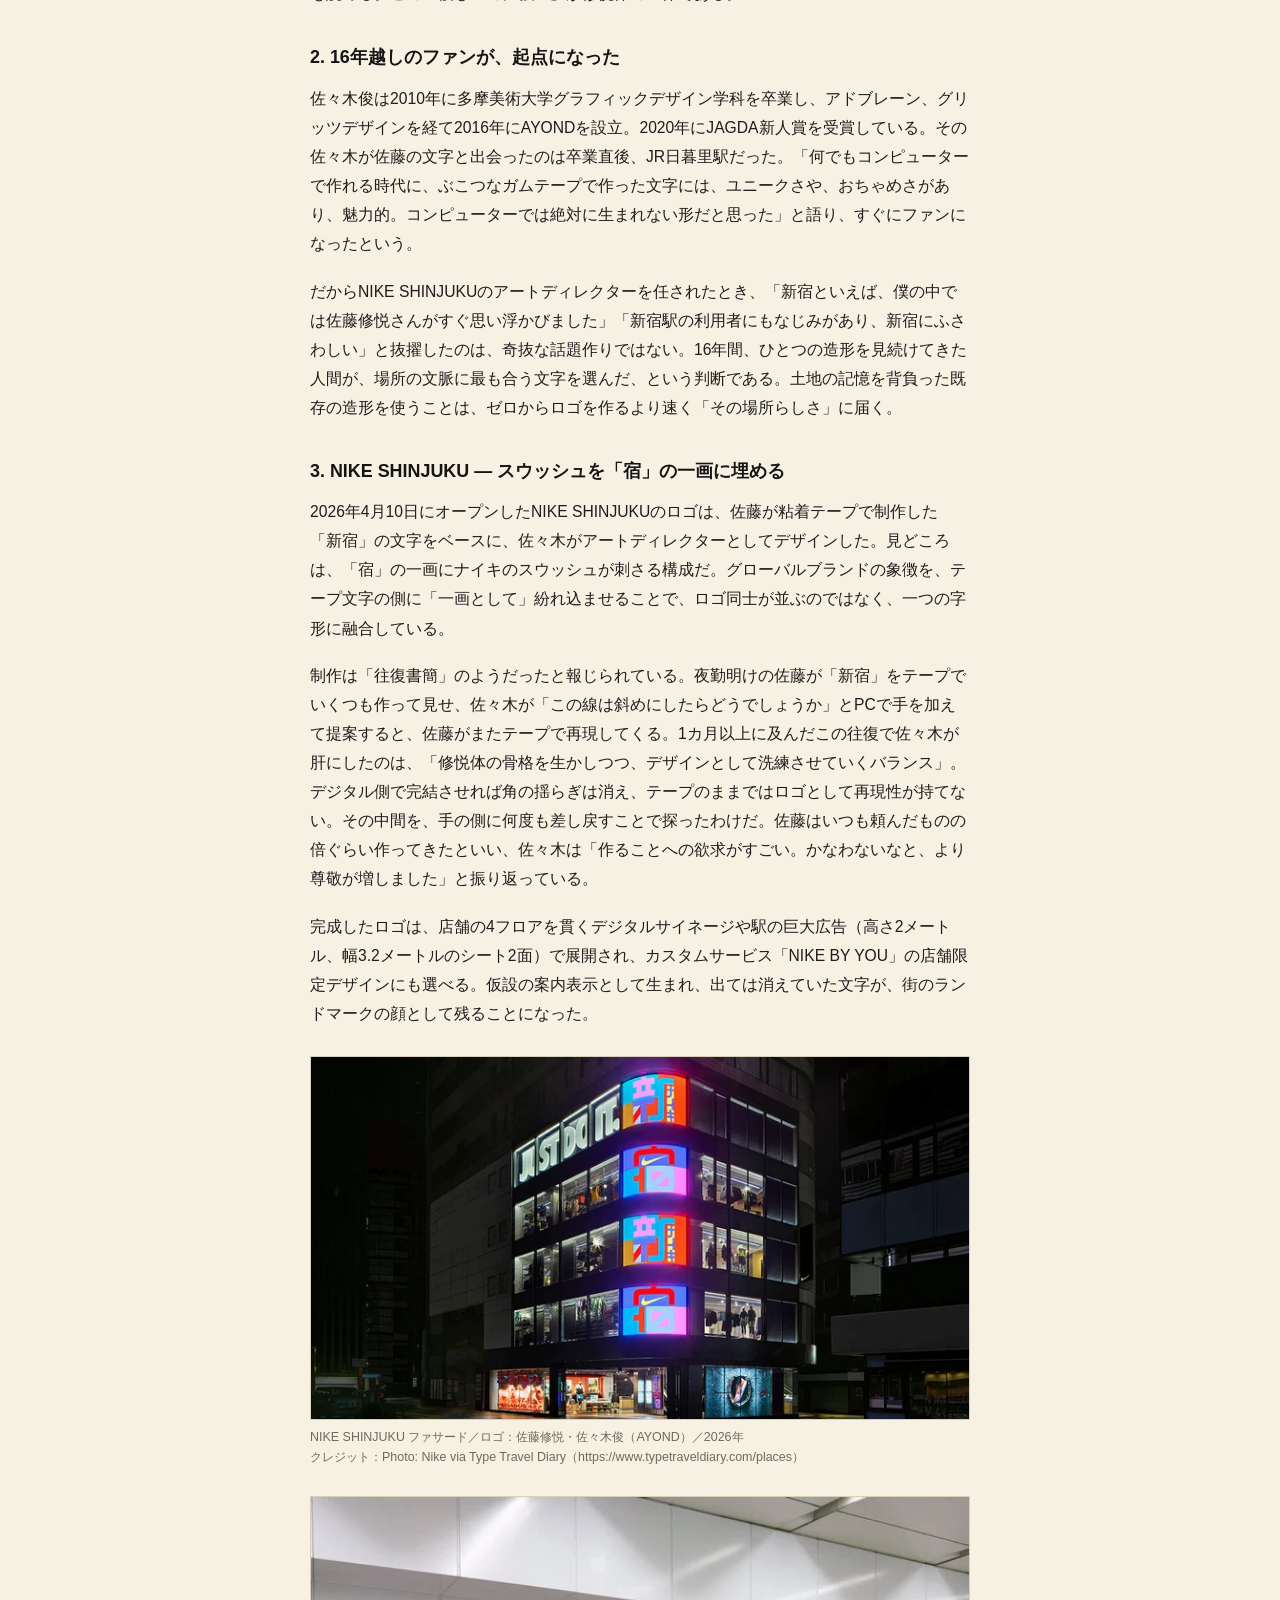
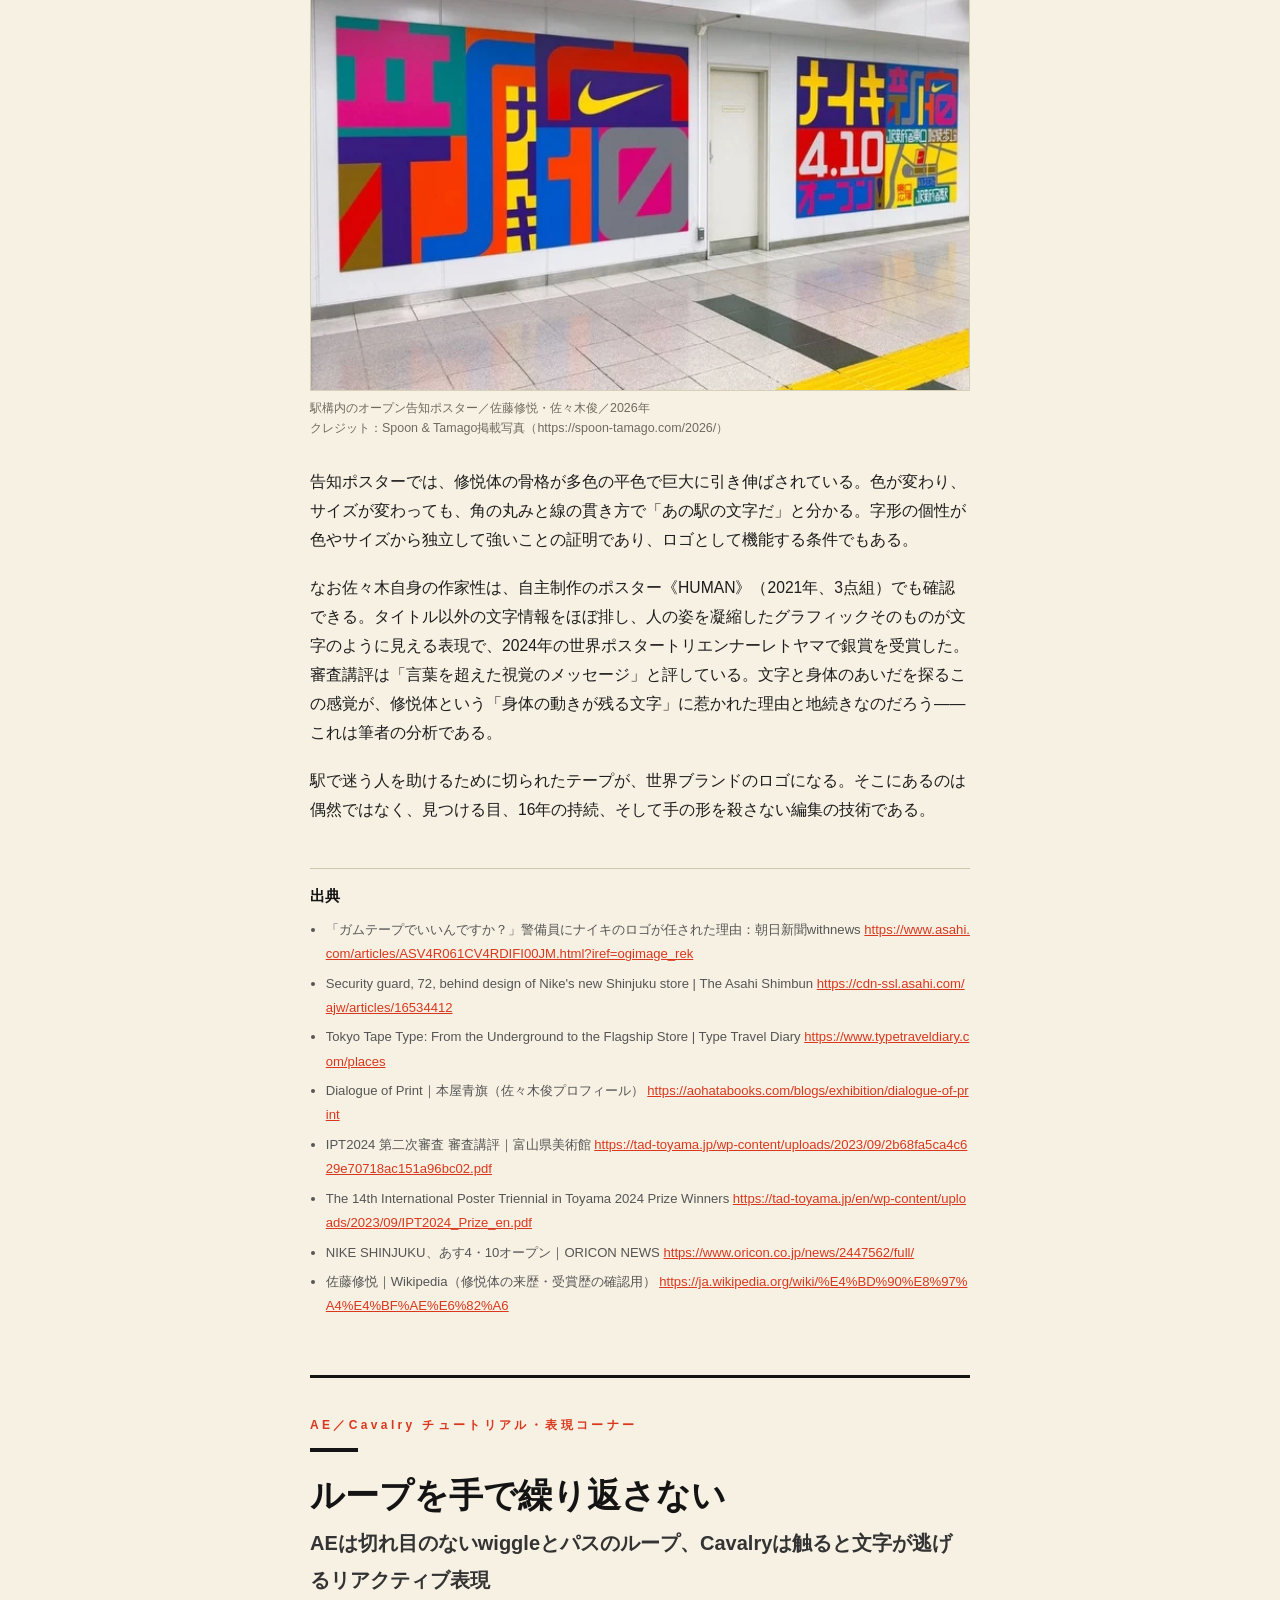
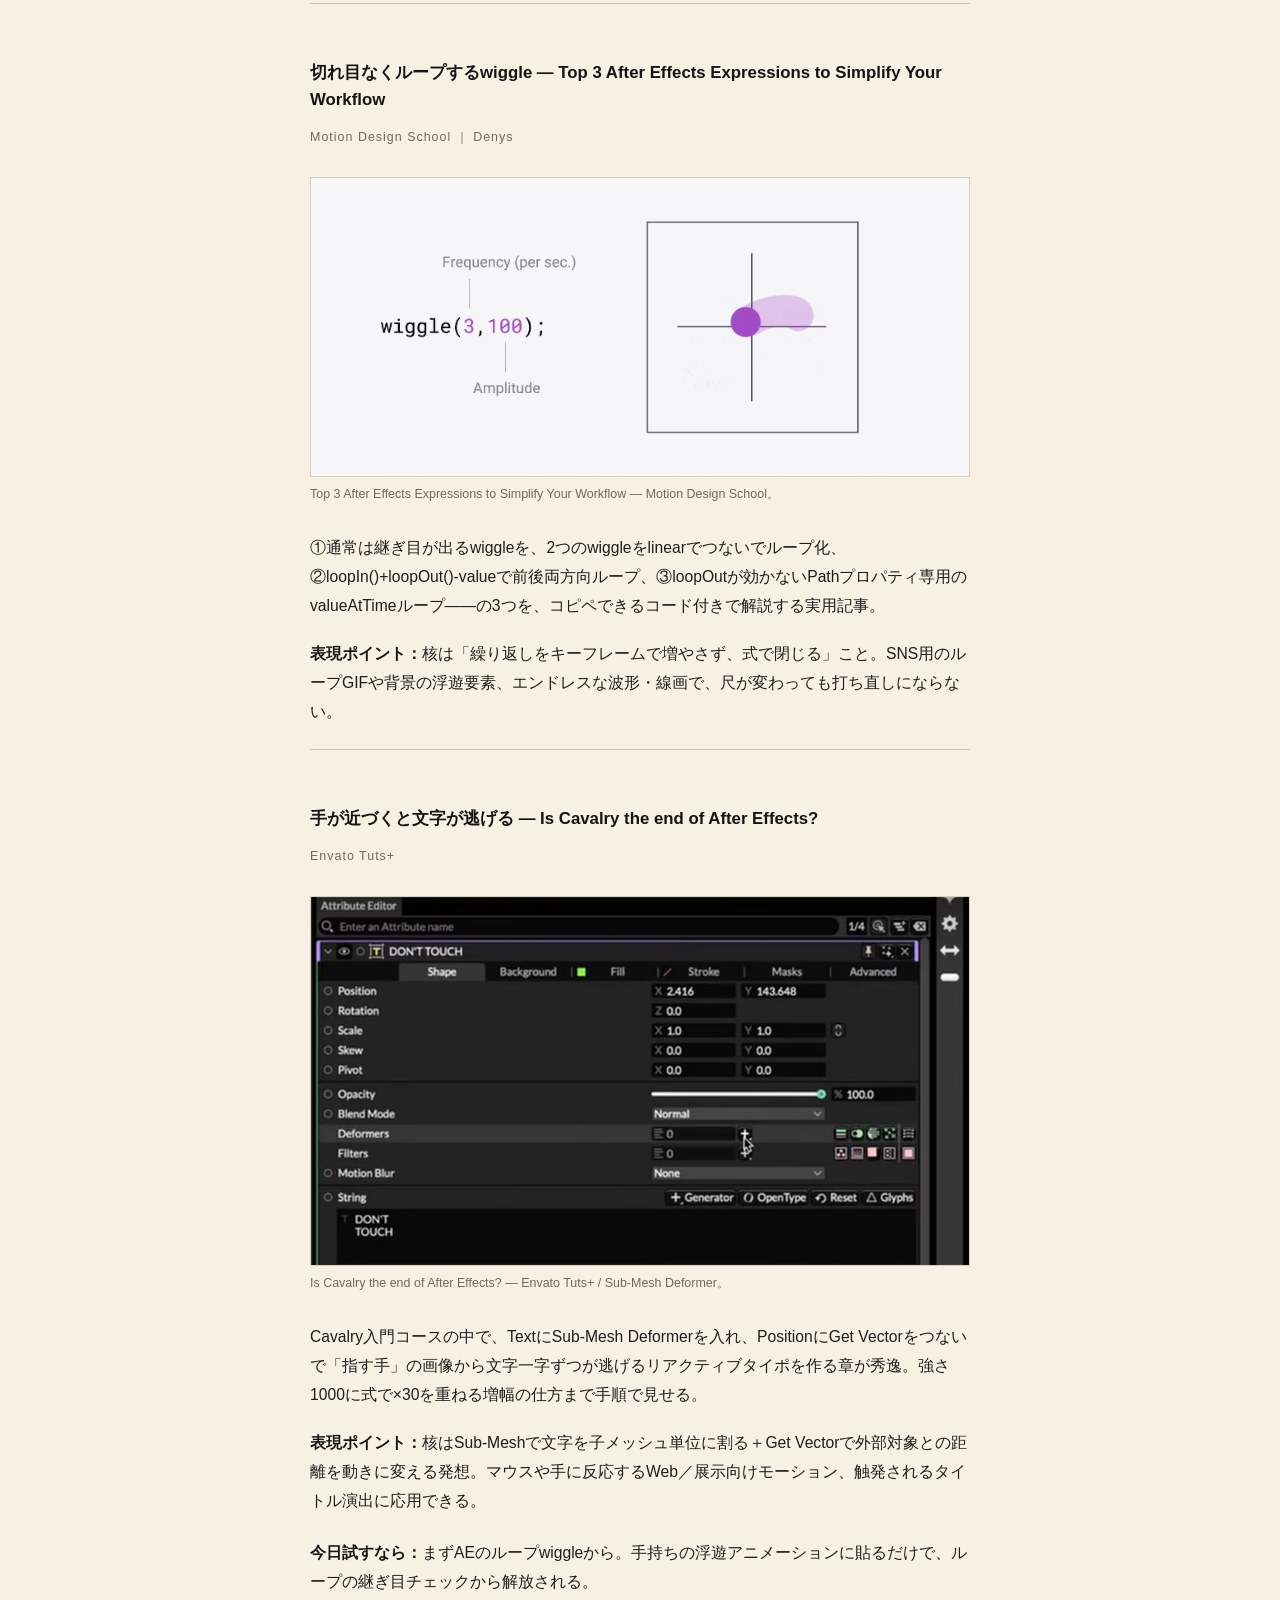
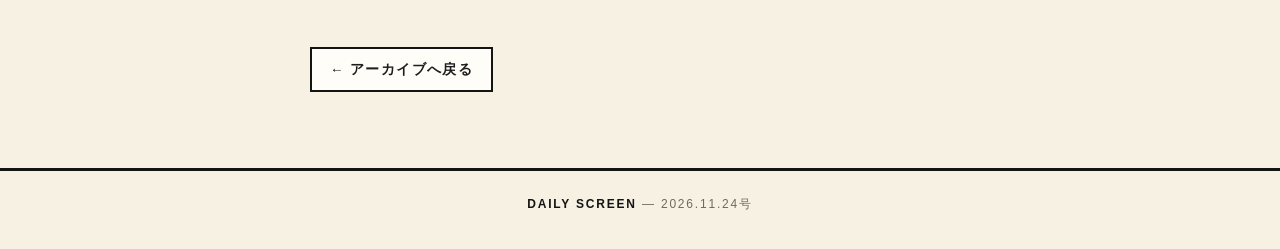
<file: issues/2026-11-24.html>
<!DOCTYPE html>
<html lang="ja">
<head>
<meta charset="UTF-8">
<meta name="viewport" content="width=device-width, initial-scale=1.0">
<title>2026.11.24号 | DAILY SCREEN</title>
<meta name="description" content="DAILY SCREEN 2026年11月24日号。ニュース7本（Midasの手作りストップモーション第2弾、Geicoの広告アイコン集結ほか）と特集「下書きなし、カッター一本 ― 佐々木俊が『修悦体』をNIKE SHINJUKUの顔にした理由」を収録。">
<link rel="stylesheet" href="../style.css">
</head>
<body>

<header class="site-header">
  <div class="inner">
    <a class="site-name" href="../index.html">DAILY <span>SCREEN</span></a>
    <p class="site-tagline">映像とデザインを、毎朝読む。</p>
  </div>
</header>

<main class="article-wrap">
  <div class="article-head">
    <p class="kicker">DAILY SCREEN ― 日刊号</p>
    <h1>2026.11.24号</h1>
    <p class="article-meta">2026年11月24日（火） ｜ ニュース7本 ＋ 特集「佐々木俊／修悦体」 ＋ チュートリアル2本</p>
    <figure class="issue-cover">
      <img src="../assets/cover-2026-11-24.png" alt="DAILY SCREEN 2026.11.24号 表紙">
      <figcaption>DAILY SCREEN 2026.11.24号 表紙。モチーフは「段々に進むフレーム」——ストップモーションのコマの前進と、Philharmoniaの段々ワードマークを同じ図像で表した。</figcaption>
    </figure>
    <div class="cover-points">
      <h2>表紙のデザインのポイント</h2>
      <ul>
        <li>亀倉雄策的：円は使わず、深緑の平色面の上にクリームの矩形フレームを5つ、右上へ段々にずらして重ねた。ストップモーションの「コマが進む」動きと、Philharmoniaの段々ワードマークを同じ図像で表し、色は深緑・クリーム・オレンジ・金の4色に限定。下辺の小さな矩形列がフィルムのパーフォレーションになる。</li>
        <li>安田昂弘的：誌名・日付・カバーラインを上下の帯にグリッドで整理し、情報は最小限。オレンジは到達点のフレームの中の小さな四角と、カバーラインのマーカーにだけ使う。</li>
        <li>モチーフは「段々に進むフレーム」。前日（チャコールの面を割る亀裂と縫い目）とはモチーフも配色も変えている。</li>
      </ul>
    </div>
  </div>

  <article>
    <h2 class="section-title">ニュース</h2>

    <div class="highlights">
      <h3>今日のハイライト</h3>
      <ul>
        <li>トップはMidasの手作りストップモーション第2弾。Geicoも広告アイコン4体をストップモーションで集結させ、ホリデー広告の主戦場が「1コマずつ作る手仕事」に寄った一日。</li>
        <li>広告＋モーション系は5本で約7割。実写＋AIで「座り心地＝無重力」を見せる椅子広告と、iPadだけで描いたJacob CollierのMVという、対照的な制作フローが並ぶ。</li>
        <li>その他は、音節で段々にずれるPentagramの楽団ワードマークと、考古学の「選外品」を素材に変える展覧会。今日の通奏低音は「フレームと、段差」。</li>
      </ul>
    </div>

    <div class="news-item">
      <h3><a href="https://lbbonline.com/news/midas-finds-the-true-spirit-of-giving-in-holiday-film">1. 北極の整備士たちが帰ってくる、Midas『A Midas Christmas Miracle』</a></h3>
      <p class="news-meta">LBBOnline ｜ 2026-11-23</p>
      <p>Where Eagles DareとPocket Universeによる、自動車整備チェーンMidasの3部作ストップモーション・キャンペーン第2弾。マーモット、イエティ、セイウチ、くるみ割り人形という北極の整備士たちが、手作りのキャラクターとミニチュアセットを1コマずつ動かす伝統的な手法で描かれる。原案の一部は『賢者の贈り物』で、「贈り合うこと」自体をブランドの職人仕事と重ねる構成。メイキング映像も同時公開され、ミニチュア制作の精度そのものが「整備士の技」の比喩として機能する点が上手い。</p>
    </div>

    <div class="news-item">
      <h3><a href="https://lbbonline.com/news/peta-lonely-this-christmas">2. PETAが英国クリスマス広告の文法を借りて、食卓の裏側を問う『Lonely This Christmas』</a></h3>
      <p class="news-meta">LBBOnline ｜ 2026-11-23</p>
      <p>Small Family Business制作、Park PicturesのMatt Houghton監督によるPETA UKの60秒フィルム。従来のショック訴求を封印し、英国クリスマス広告の定番である「温かさ・再会・帰郷」の文法をそのまま借りて、視線を食卓に上る動物たちの家族へ反転させる。11月23日にオンライン公開、英国内の映画館でも上映。ジャンルの型を借りてメッセージだけを差し替える、広告の「文法の転用」の見本として読める。</p>
    </div>

    <div class="news-item">
      <h3><a href="https://adage.com/creativity/work/aa-geico-how-the-15-percent-saved-christmas/">3. Geicoの広告アイコン4体が集結する、初のホリデーフィルム</a></h3>
      <p class="news-meta">Ad Age ｜ 2026-11-23</p>
      <p>米保険Geicoが、Gecko、Caveman、Maxwell the Pig、Caleb the Camelという歴代の広告キャラクターを一堂に集めた初のホリデーフィルムをストップモーションで制作したというニュース。長年積み上げたキャラクター資産を「同窓会」として再編集し、手作りアニメーションの質感でまとめ直す手法は、IP化した広告資産の使い方として注目できる（Ad Ageの記事本文は会員向けのため、詳細は概要紹介に基づく）。</p>
    </div>

    <div class="news-item">
      <h3><a href="https://www.stashmedia.tv/framescale-floats-the-cloud9-chair-for-w-schillig/">4. 座り心地は見えない。だから「無重力」で見せる、W. Schilligの椅子広告</a></h3>
      <p class="news-meta">STASH ｜ 2026-11-22</p>
      <p>ライプツィヒのFrameScale（2025年創業）がSTASH初登場で手がけた、独家具ブランドW. Schilligの新シート技術nanoSOFTとCloud9アームチェアのキャンペーン。戦略から制作までを一貫して担い、実写とAIを tactile に混ぜる。「座り心地は目に見えないので、感じる様子を見せる」という転換のもと、キーワードは「無重力」。製品紹介から「感覚の広告」へ舵を切ったブランドの転機として紹介されている。</p>
    </div>

    <div class="news-item">
      <h3><a href="https://motionographer.com/quickie/marie-lavis-where-did-my-diamond-go/">5. 紙の時間がなかった。だから全編iPadで描いた、Jacob CollierのMV</a></h3>
      <p class="news-meta">Motionographer ｜ 2026-11中旬</p>
      <p>アニメーターMarie Lavisによる、Jacob Collier『Where Did My Diamond Go?』のアニメーションMV。手に入らないものを追い続けるキャラクターの話を、音楽の多様な音そのものを視覚言語に翻訳して描く。紙で描く時間が確保できず全編をiPadで制作したことが、かえって新しいワークフローの実験になったという。昨日のCatherine Lepage（紙の手描き）に続く「制作メディアが表現を決める」系譜の、デジタル側の1本。</p>
    </div>

    <div class="news-item">
      <h3><a href="https://abduzeedo.com/philharmonia-orchestral-brand-identity-pentagram">6. 音節で4段にずれるワードマーク、PentagramによるPhilharmonia刷新</a></h3>
      <p class="news-meta">Abduzeedo ｜ 2026-11-23</p>
      <p>ロンドンのフィルハーモニア管弦楽団の80周年に向け、Pentagramが手がけたアイデンティティ刷新。DinamoのABC Oracle Blackを基に、「Phil／har／mo／nia」と音節ごとに左右へずらして積む段々型ワードマークを主役に据えた。この積み重ねを下地（ベースレイヤー）として、シーズンごとに大きなライラックの文字や金色の「80」を重ねても崩れない設計。温かみのある赤1色が、プログラム、トラック、トートバッグまでを束ねる。タイポグラフィだけで「積み重なる音」を作る好例。</p>
    </div>

    <div class="news-item">
      <h3><a href="https://www.dezeen.com/2026/11/23/archaeology-design-ex-situ-exhibition/">7. 考古学の「選外品」が素材になる、Ex Situ展</a></h3>
      <p class="news-meta">Dezeen ｜ 2026-11-23</p>
      <p>オランダのデザイナーMarisa Klasterと考古学者René Isarinによるプロジェクト。発掘品のうちアーカイブに選ばれず、本来は廃棄される「選外品」――4万年前のマンモスの骨、14世紀の船材、ハドリアヌス帝時代のローマ街道の木杭――を9人の作り手に渡し、新しいモノに作り替える。木杭をハイヒールのヒールに、600年前の船材を小箱にするなど、素材の来歴そのものがデザインの核になる。2027年2〜3月にハーグのSee Labで本展開催予定。素材の「格下げと転生」という視点が、プロダクトデザインの参考になる。</p>
    </div>

    <section class="feature">
      <p class="kicker">特集 ― デザイン特集マガジン・第9号</p>
      <figure class="hero">
        <img src="../assets/sasaki-header.webp" alt="特集ヘッダー：テープの帯だけで文字の骨格を組んだオリジナル生成画像">
        <figcaption>ヘッダー画像：本号のために生成したオリジナル画像。実在作品の流用ではない。</figcaption>
      </figure>
      <h2 class="feature-title">下書きなし、カッター一本</h2>
      <p class="feature-subtitle">――佐々木俊が「修悦体」をNIKE SHINJUKUの顔にした理由</p>

      <p class="lead">駅の工事壁に貼られた、ガムテープの案内文字。それが2026年4月、新宿駅東口のナイキ新店舗「NIKE SHINJUKU」のストアロゴになった。手がけたのは警備員の佐藤修悦と、グラフィックデザイナーの佐々木俊（AYOND）。これは「素人の手仕事をブランドが借りた」という美談で終わらない。佐々木が16年前に一目で見抜いた造形の強さを、どうやってグローバルブランドのロゴとして成立させたか――その編集の技術を解剖する。</p>

      <div class="study">
        <h2>勉強ポイント</h2>
        <ol>
          <li><strong>素材の制約が字形になる</strong>：テープの幅＝線の太さ、カッターの切り口＝角の丸み。道具が決めた形は、PCで「手書き風」を装うのとは別物。素材から逆算して造形を決める発想は映像の実写素材にも使える</li>
          <li><strong>見つける目がアートディレクションになる</strong>：佐々木の仕事の起点は作ることではなく、駅で「この文字、おもしろい」と止まったこと。日常の造形を拾えるかどうかが、企画の独自性を決める</li>
          <li><strong>往復で磨く</strong>：テープで作る→デジタルで提案する→またテープで作り直す。アナログとデジタルを一往復で終わらせず、手の側に何度も戻すことで「らしさ」を殺さずに洗練させている</li>
        </ol>
      </div>

      <h3>1. 修悦体 ― イライラを解くために角を丸くした文字</h3>
      <p>修悦体の始まりは2004年ごろ。工事で「巨大迷路」のようになったJR新宿駅で、警備員の佐藤修悦が道案内に口頭では限界を感じ、現場の粘着テープを裂いて廃材パネルに貼り、案内表示を作り始めた。</p>
      <p>造形の核は二つある。ひとつは下書きをせず、テープを格子状に貼ってからフリーハンドでカッターで切り出す作り方。太さも形も整理しきれないため、同じ文字でも毎回「ノリで形が変わる」。もうひとつは、利用客に怒鳴られた経験から加えた「一手間」――文字の角を丸く削ることだ。少しでも不満やイライラを解消できれば、という思いやりが、そのまま字形の特徴になった。ルーツは高校の美術で見たゴシック体の直線の美しさで、デザイン教育を受けたことのない佐藤が、報告書をゴシック風に手書きし続けてきた蓄積が下地にある。</p>
      <p>つまり修悦体の丸みは、かわいさの演出ではない。読み手の感情への配慮が、カッターの動きを通して形になったものだ。2025年には日本サインデザイン賞で「佐藤修悦氏が生み出す道しるべ『修悦体』」として特別賞・プラチナを受賞している。</p>

      <figure>
        <img src="../assets/shuetsu-station-sign.jpg" alt="修悦体の駅構内サイン「左側通行」">
        <figcaption>駅構内の修悦体サイン「左側通行」／佐藤修悦／撮影：Spoon &amp; Tamago掲載写真<br>クレジット：Spoon &amp; Tamago（https://spoon-tamago.com/shuetsu-sato-signage/）</figcaption>
      </figure>

      <p>写真を見ると、横線が複数の文字を貫き、角がことごとく落とされているのが分かる。均一な線幅と丸い角が、工事現場の殺伐とした仮設壁の中で、異様に優しく、しかも遠くからでも読める。この「優しいのに強い」が修悦体の正体である。</p>

      <h3>2. 16年越しのファンが、起点になった</h3>
      <p>佐々木俊は2010年に多摩美術大学グラフィックデザイン学科を卒業し、アドブレーン、グリッツデザインを経て2016年にAYONDを設立。2020年にJAGDA新人賞を受賞している。その佐々木が佐藤の文字と出会ったのは卒業直後、JR日暮里駅だった。「何でもコンピューターで作れる時代に、ぶこつなガムテープで作った文字には、ユニークさや、おちゃめさがあり、魅力的。コンピューターでは絶対に生まれない形だと思った」と語り、すぐにファンになったという。</p>
      <p>だからNIKE SHINJUKUのアートディレクターを任されたとき、「新宿といえば、僕の中では佐藤修悦さんがすぐ思い浮かびました」「新宿駅の利用者にもなじみがあり、新宿にふさわしい」と抜擢したのは、奇抜な話題作りではない。16年間、ひとつの造形を見続けてきた人間が、場所の文脈に最も合う文字を選んだ、という判断である。土地の記憶を背負った既存の造形を使うことは、ゼロからロゴを作るより速く「その場所らしさ」に届く。</p>

      <h3>3. NIKE SHINJUKU ― スウッシュを「宿」の一画に埋める</h3>
      <p>2026年4月10日にオープンしたNIKE SHINJUKUのロゴは、佐藤が粘着テープで制作した「新宿」の文字をベースに、佐々木がアートディレクターとしてデザインした。見どころは、「宿」の一画にナイキのスウッシュが刺さる構成だ。グローバルブランドの象徴を、テープ文字の側に「一画として」紛れ込ませることで、ロゴ同士が並ぶのではなく、一つの字形に融合している。</p>
      <p>制作は「往復書簡」のようだったと報じられている。夜勤明けの佐藤が「新宿」をテープでいくつも作って見せ、佐々木が「この線は斜めにしたらどうでしょうか」とPCで手を加えて提案すると、佐藤がまたテープで再現してくる。1カ月以上に及んだこの往復で佐々木が肝にしたのは、「修悦体の骨格を生かしつつ、デザインとして洗練させていくバランス」。デジタル側で完結させれば角の揺らぎは消え、テープのままではロゴとして再現性が持てない。その中間を、手の側に何度も差し戻すことで探ったわけだ。佐藤はいつも頼んだものの倍ぐらい作ってきたといい、佐々木は「作ることへの欲求がすごい。かなわないなと、より尊敬が増しました」と振り返っている。</p>
      <p>完成したロゴは、店舗の4フロアを貫くデジタルサイネージや駅の巨大広告（高さ2メートル、幅3.2メートルのシート2面）で展開され、カスタムサービス「NIKE BY YOU」の店舗限定デザインにも選べる。仮設の案内表示として生まれ、出ては消えていた文字が、街のランドマークの顔として残ることになった。</p>

      <figure>
        <img src="../assets/nike-shinjuku-facade.webp" alt="NIKE SHINJUKU 店頭ファサード（夜景）">
        <figcaption>NIKE SHINJUKU ファサード／ロゴ：佐藤修悦・佐々木俊（AYOND）／2026年<br>クレジット：Photo: Nike via Type Travel Diary（https://www.typetraveldiary.com/places）</figcaption>
      </figure>

      <figure>
        <img src="../assets/nike-shinjuku-poster.webp" alt="新宿駅構内のNIKE SHINJUKUオープン告知ポスター">
        <figcaption>駅構内のオープン告知ポスター／佐藤修悦・佐々木俊／2026年<br>クレジット：Spoon &amp; Tamago掲載写真（https://spoon-tamago.com/2026/）</figcaption>
      </figure>

      <p>告知ポスターでは、修悦体の骨格が多色の平色で巨大に引き伸ばされている。色が変わり、サイズが変わっても、角の丸みと線の貫き方で「あの駅の文字だ」と分かる。字形の個性が色やサイズから独立して強いことの証明であり、ロゴとして機能する条件でもある。</p>
      <p>なお佐々木自身の作家性は、自主制作のポスター《HUMAN》（2021年、3点組）でも確認できる。タイトル以外の文字情報をほぼ排し、人の姿を凝縮したグラフィックそのものが文字のように見える表現で、2024年の世界ポスタートリエンナーレトヤマで銀賞を受賞した。審査講評は「言葉を超えた視覚のメッセージ」と評している。文字と身体のあいだを探るこの感覚が、修悦体という「身体の動きが残る文字」に惹かれた理由と地続きなのだろう――これは筆者の分析である。</p>
      <p>駅で迷う人を助けるために切られたテープが、世界ブランドのロゴになる。そこにあるのは偶然ではなく、見つける目、16年の持続、そして手の形を殺さない編集の技術である。</p>

      <div class="sources">
        <h2>出典</h2>
        <ul>
          <li>「ガムテープでいいんですか？」警備員にナイキのロゴが任された理由：朝日新聞withnews <a href="https://www.asahi.com/articles/ASV4R061CV4RDIFI00JM.html?iref=ogimage_rek">https://www.asahi.com/articles/ASV4R061CV4RDIFI00JM.html?iref=ogimage_rek</a></li>
          <li>Security guard, 72, behind design of Nike's new Shinjuku store | The Asahi Shimbun <a href="https://cdn-ssl.asahi.com/ajw/articles/16534412">https://cdn-ssl.asahi.com/ajw/articles/16534412</a></li>
          <li>Tokyo Tape Type: From the Underground to the Flagship Store | Type Travel Diary <a href="https://www.typetraveldiary.com/places">https://www.typetraveldiary.com/places</a></li>
          <li>Dialogue of Print｜本屋青旗（佐々木俊プロフィール） <a href="https://aohatabooks.com/blogs/exhibition/dialogue-of-print">https://aohatabooks.com/blogs/exhibition/dialogue-of-print</a></li>
          <li>IPT2024 第二次審査 審査講評｜富山県美術館 <a href="https://tad-toyama.jp/wp-content/uploads/2023/09/2b68fa5ca4c629e70718ac151a96bc02.pdf">https://tad-toyama.jp/wp-content/uploads/2023/09/2b68fa5ca4c629e70718ac151a96bc02.pdf</a></li>
          <li>The 14th International Poster Triennial in Toyama 2024 Prize Winners <a href="https://tad-toyama.jp/en/wp-content/uploads/2023/09/IPT2024_Prize_en.pdf">https://tad-toyama.jp/en/wp-content/uploads/2023/09/IPT2024_Prize_en.pdf</a></li>
          <li>NIKE SHINJUKU、あす4・10オープン｜ORICON NEWS <a href="https://www.oricon.co.jp/news/2447562/full/">https://www.oricon.co.jp/news/2447562/full/</a></li>
          <li>佐藤修悦｜Wikipedia（修悦体の来歴・受賞歴の確認用） <a href="https://ja.wikipedia.org/wiki/%E4%BD%90%E8%97%A4%E4%BF%AE%E6%82%A6">https://ja.wikipedia.org/wiki/%E4%BD%90%E8%97%A4%E4%BF%AE%E6%82%A6</a></li>
        </ul>
      </div>
    </section>

    <section class="feature">
      <p class="kicker">AE／Cavalry チュートリアル・表現コーナー</p>
      <h2 class="feature-title">ループを手で繰り返さない</h2>
      <p class="feature-subtitle">AEは切れ目のないwiggleとパスのループ、Cavalryは触ると文字が逃げるリアクティブ表現</p>

      <div class="news-item">
        <h3><a href="https://motiondesign.school/blog/top-3-after-effects-expressions/">切れ目なくループするwiggle ― Top 3 After Effects Expressions to Simplify Your Workflow</a></h3>
        <p class="news-meta">Motion Design School ｜ Denys</p>
        <figure>
          <img src="../assets/ae-expressions.gif" alt="Top 3 After Effects Expressions to Simplify Your Workflow — Motion Design School サムネイル">
          <figcaption>Top 3 After Effects Expressions to Simplify Your Workflow — Motion Design School。</figcaption>
        </figure>
        <p>①通常は継ぎ目が出るwiggleを、2つのwiggleをlinearでつないでループ化、②loopIn()+loopOut()-valueで前後両方向ループ、③loopOutが効かないPathプロパティ専用のvalueAtTimeループ——の3つを、コピペできるコード付きで解説する実用記事。</p>
        <p><strong>表現ポイント：</strong>核は「繰り返しをキーフレームで増やさず、式で閉じる」こと。SNS用のループGIFや背景の浮遊要素、エンドレスな波形・線画で、尺が変わっても打ち直しにならない。</p>
      </div>

      <div class="news-item">
        <h3><a href="https://photography.tutsplus.com/is-cavalry-the-end-of-after-effects--ytc-101c">手が近づくと文字が逃げる ― Is Cavalry the end of After Effects?</a></h3>
        <p class="news-meta">Envato Tuts+</p>
        <figure>
          <img src="../assets/cavalry-submesh.jpg" alt="Is Cavalry the end of After Effects? — Envato Tuts+ / Sub-Mesh Deformer サムネイル">
          <figcaption>Is Cavalry the end of After Effects? — Envato Tuts+ / Sub-Mesh Deformer。</figcaption>
        </figure>
        <p>Cavalry入門コースの中で、TextにSub-Mesh Deformerを入れ、PositionにGet Vectorをつないで「指す手」の画像から文字一字ずつが逃げるリアクティブタイポを作る章が秀逸。強さ1000に式で×30を重ねる増幅の仕方まで手順で見せる。</p>
        <p><strong>表現ポイント：</strong>核はSub-Meshで文字を子メッシュ単位に割る＋Get Vectorで外部対象との距離を動きに変える発想。マウスや手に反応するWeb／展示向けモーション、触発されるタイトル演出に応用できる。</p>
      </div>

      <p><strong>今日試すなら：</strong>まずAEのループwiggleから。手持ちの浮遊アニメーションに貼るだけで、ループの継ぎ目チェックから解放される。</p>
    </section>

    <a class="back" href="../index.html">← アーカイブへ戻る</a>
  </article>
</main>

<footer class="site-footer"><b>DAILY SCREEN</b> — 2026.11.24号</footer>
</body>
</html>
</file>
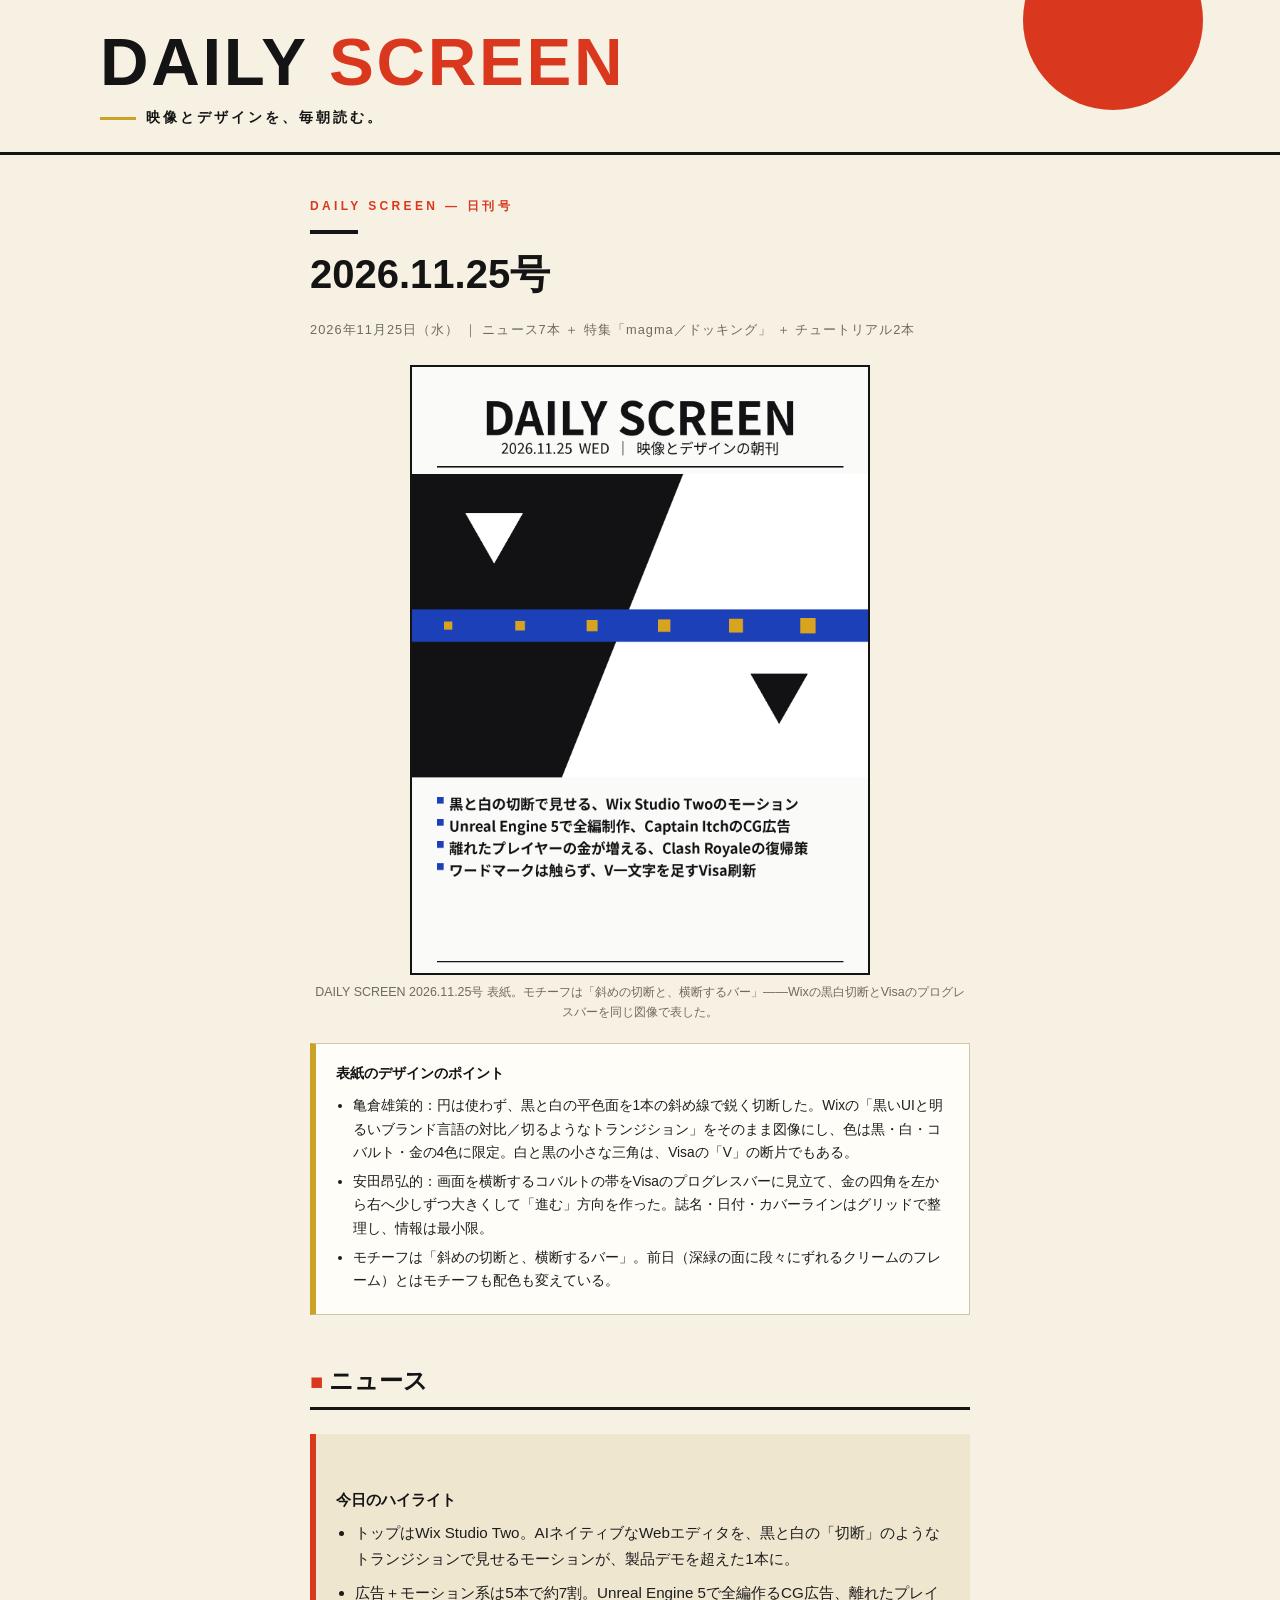
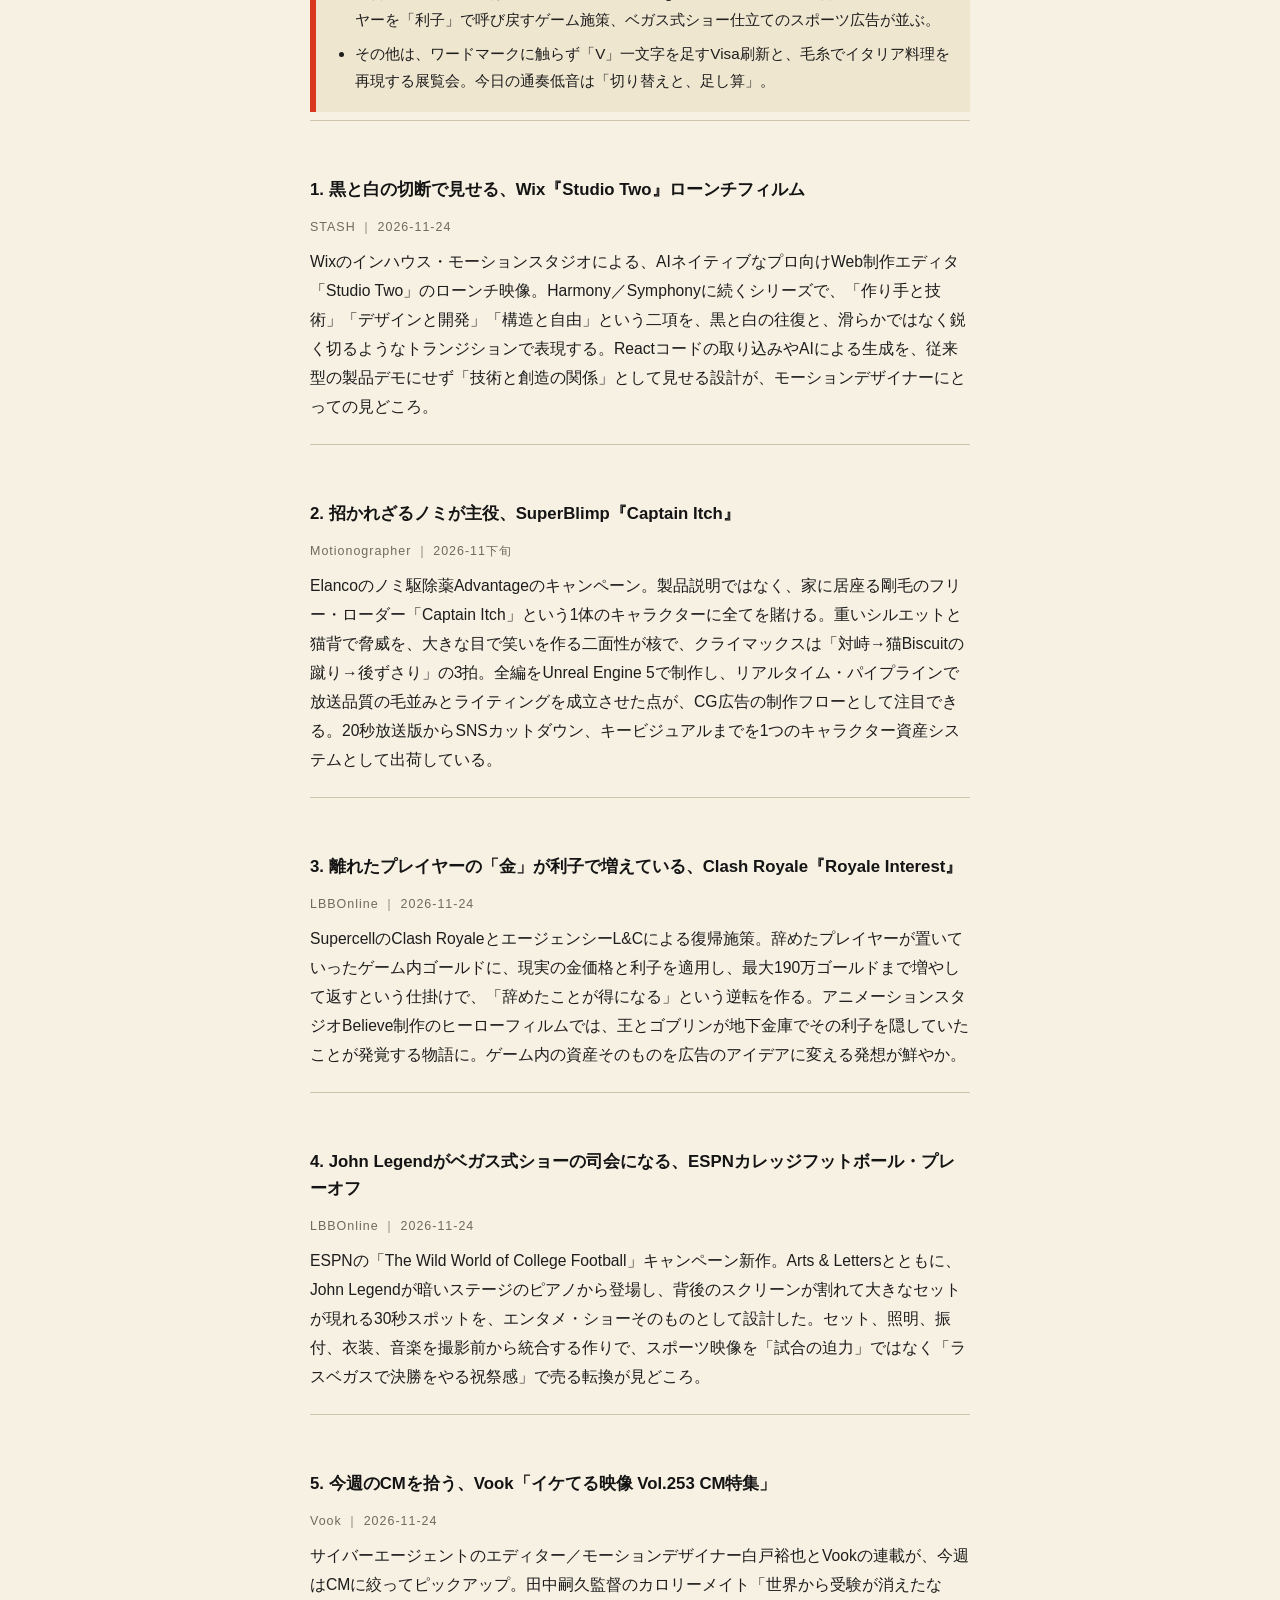
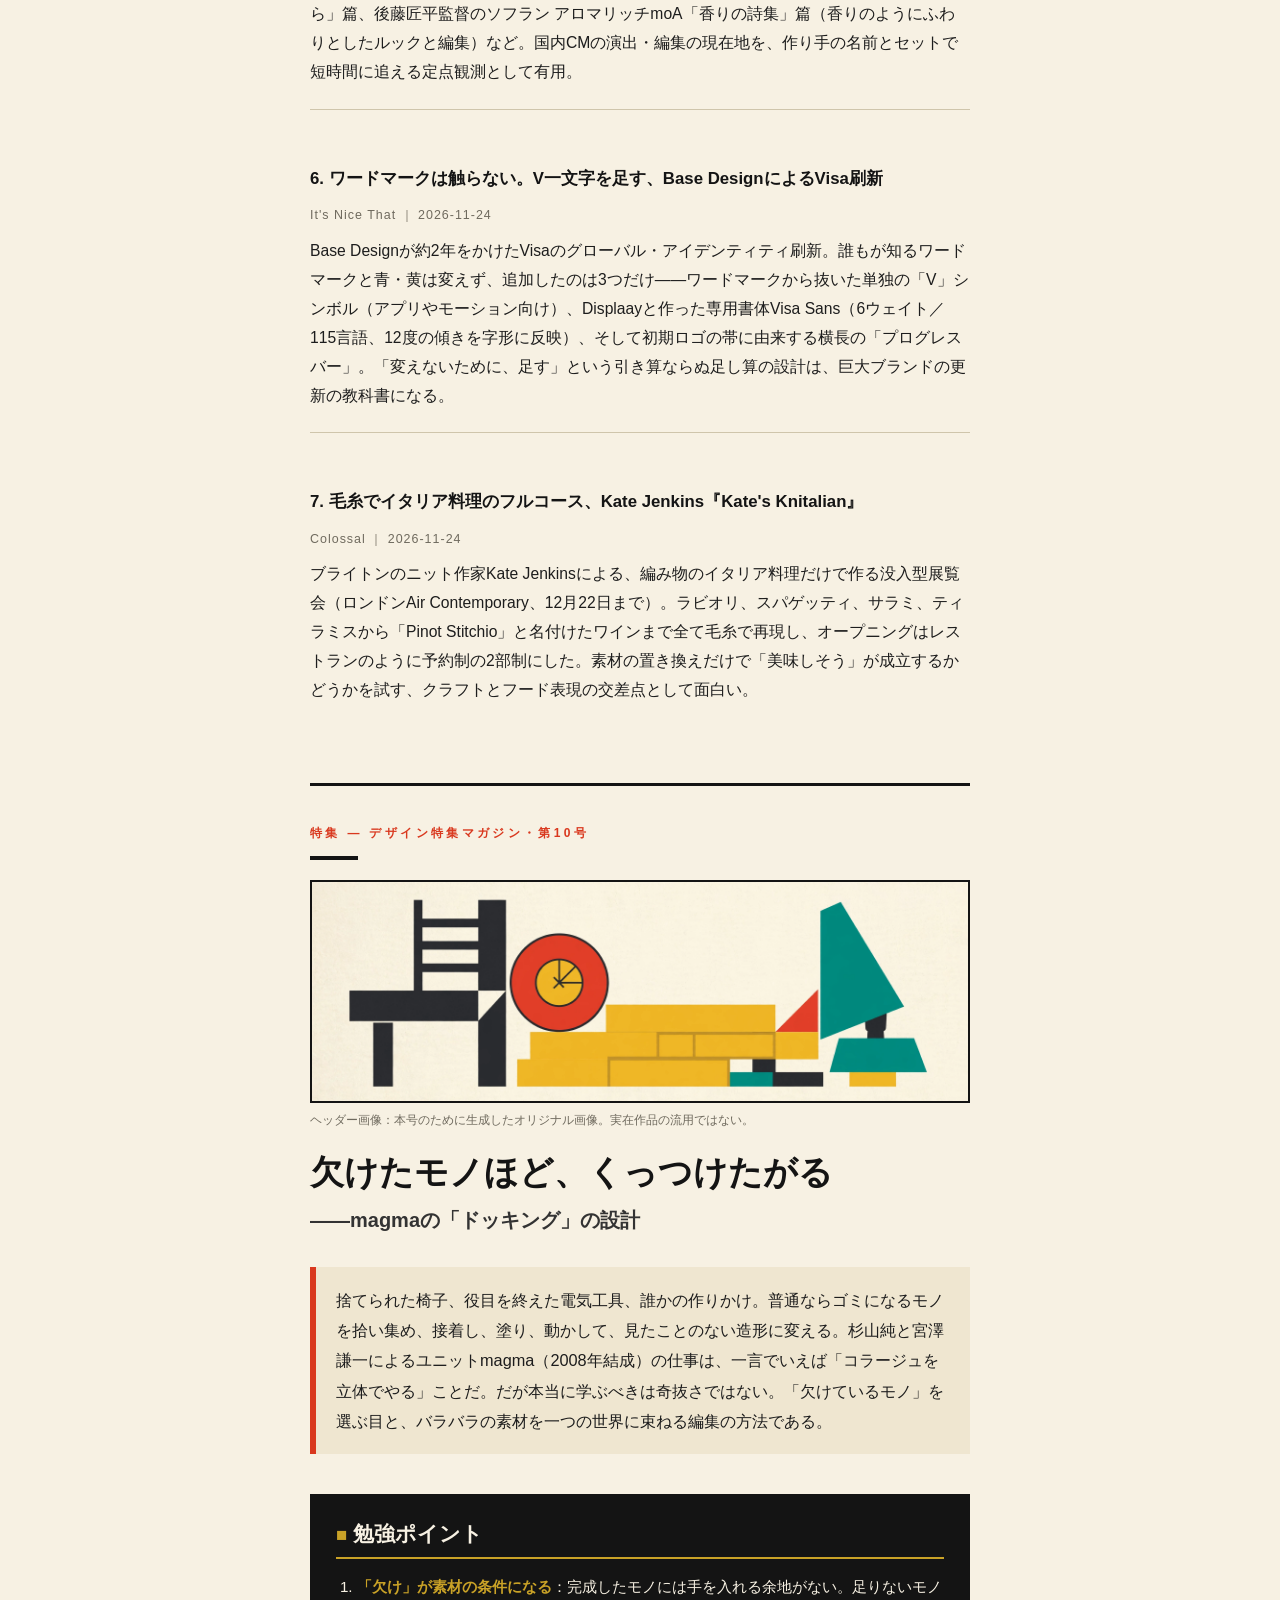
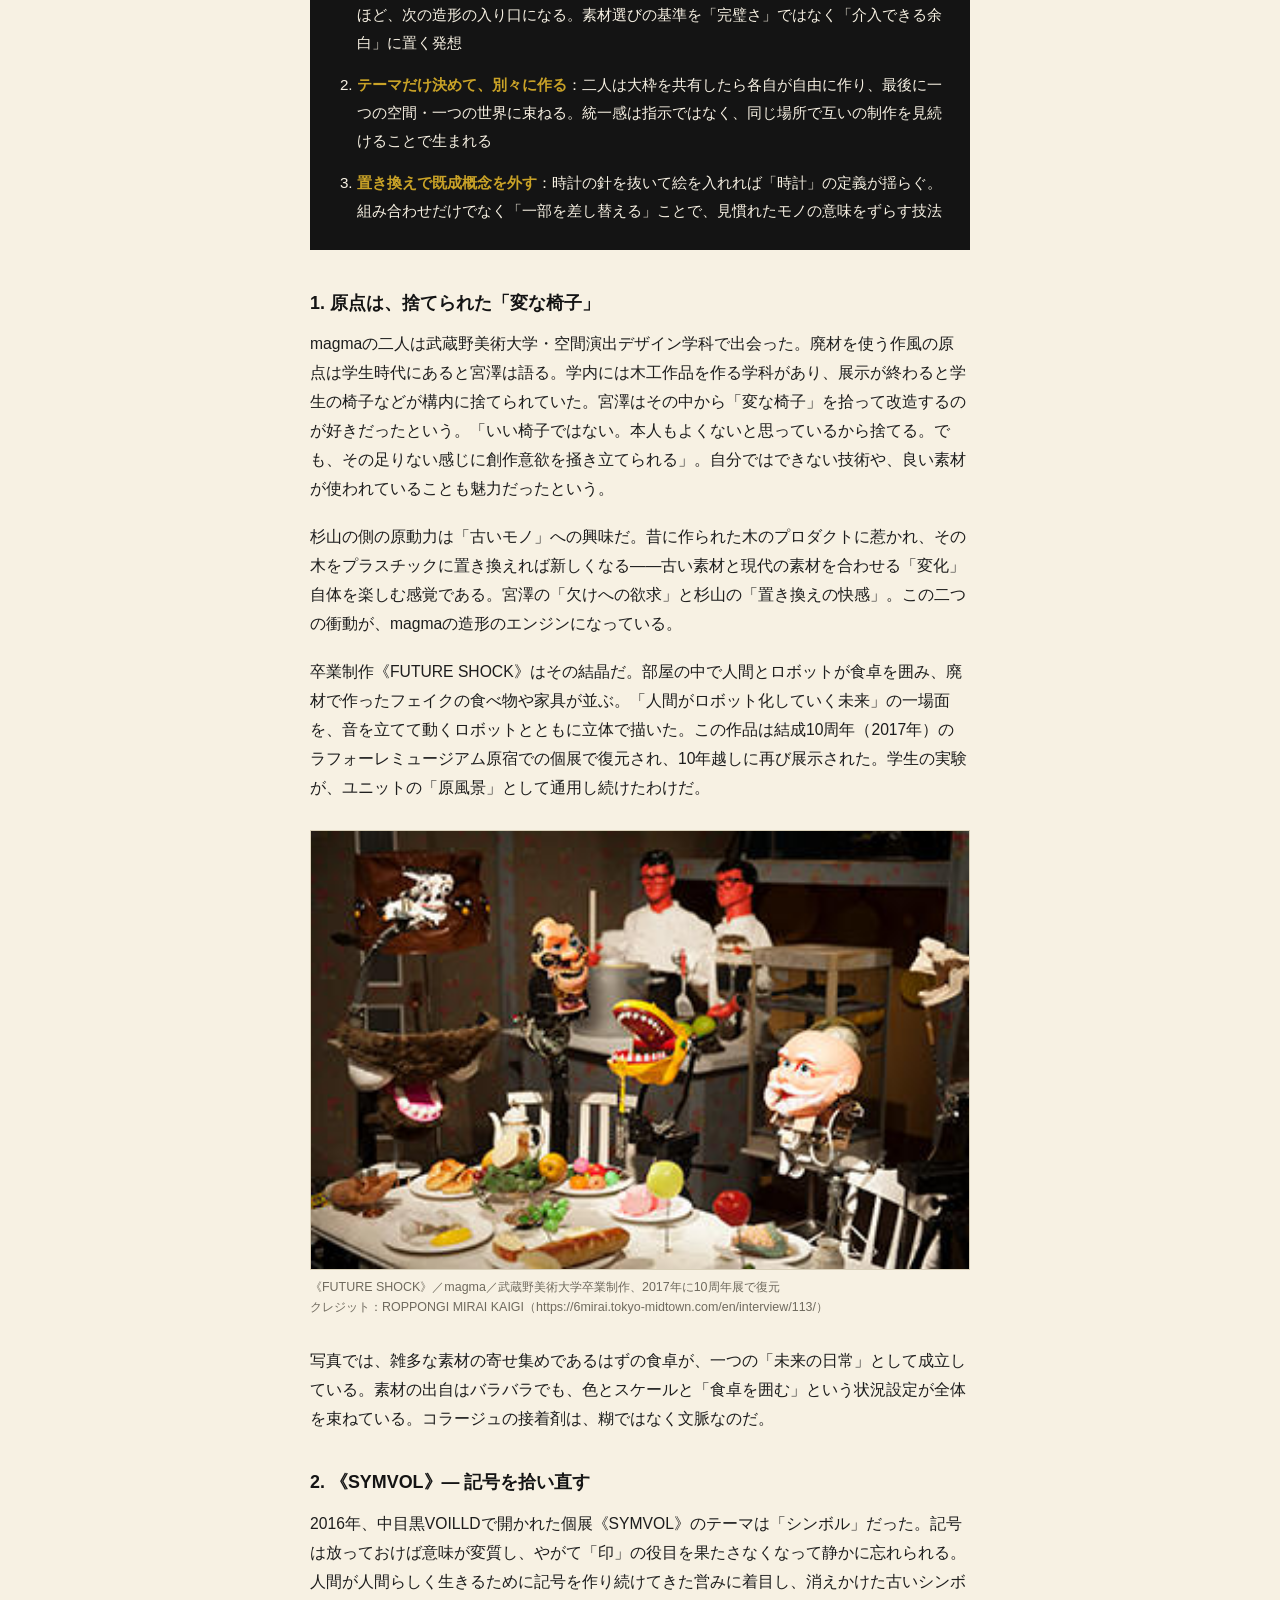
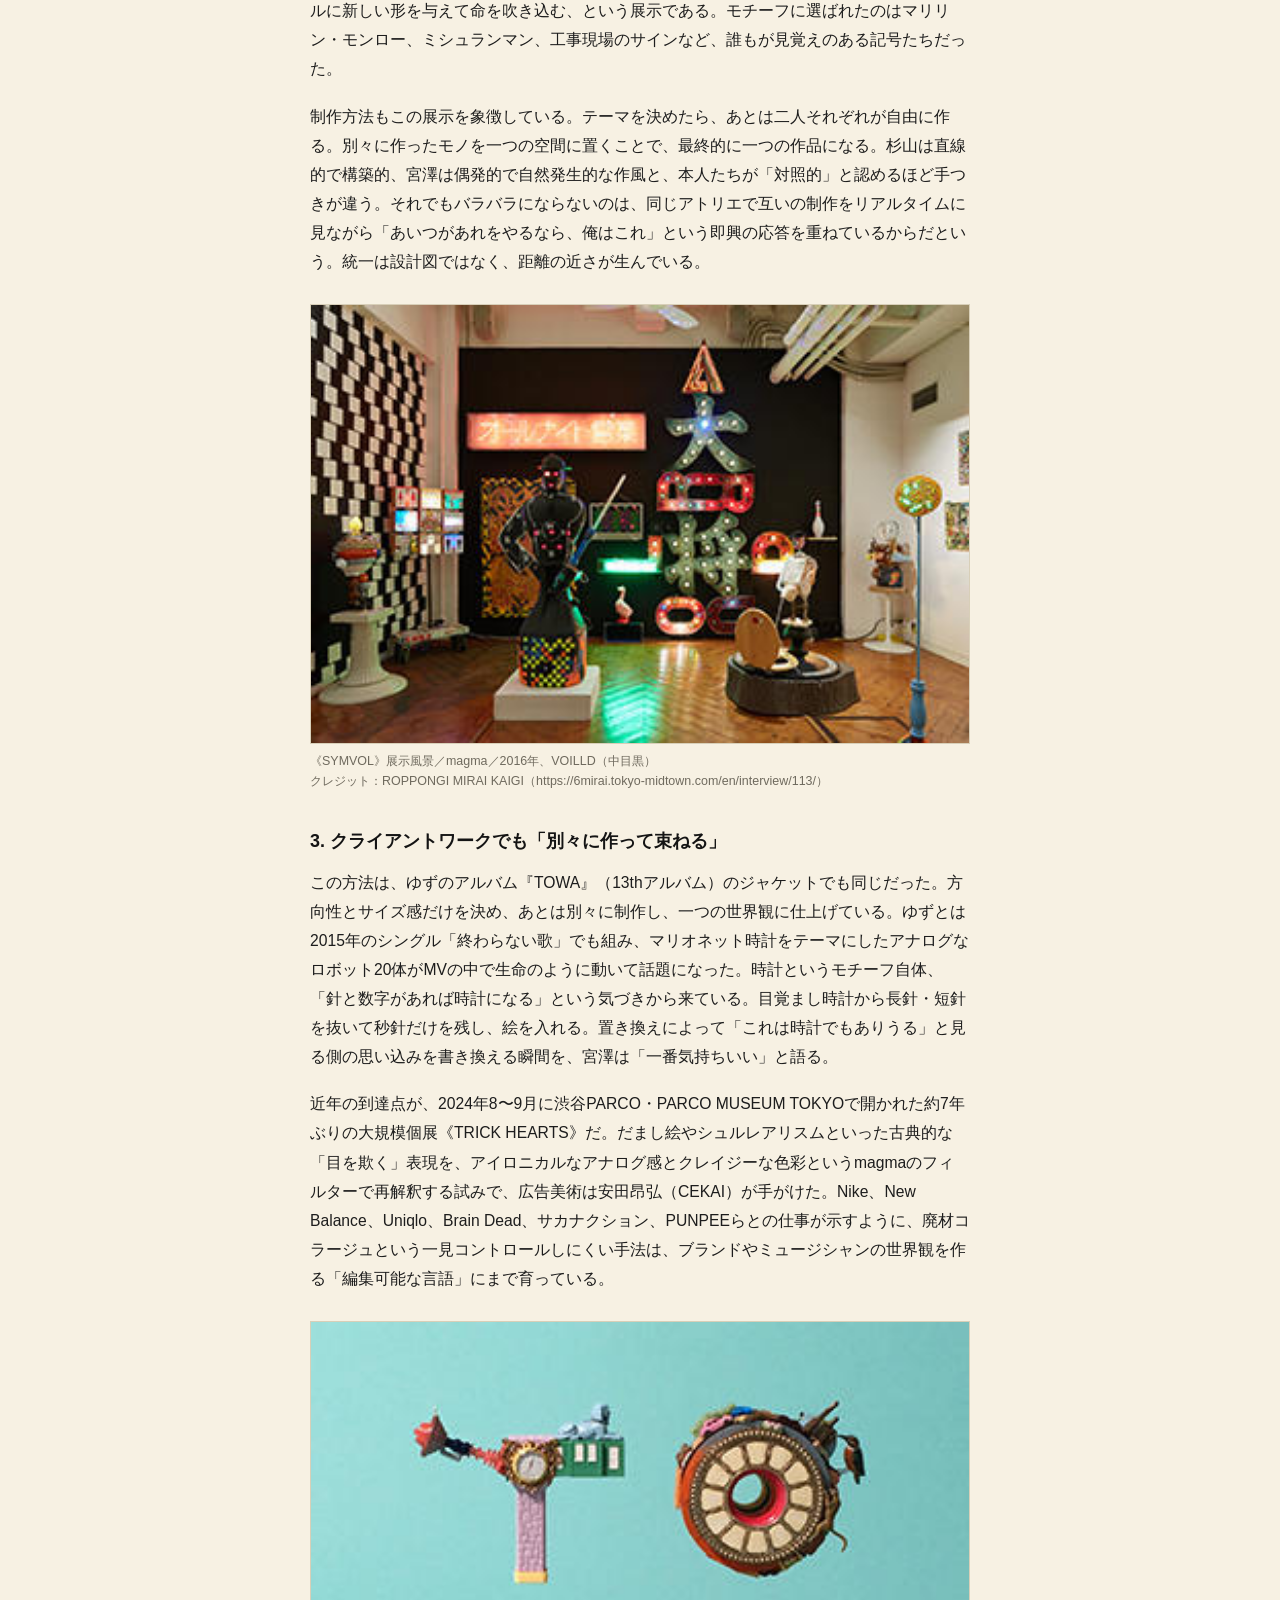
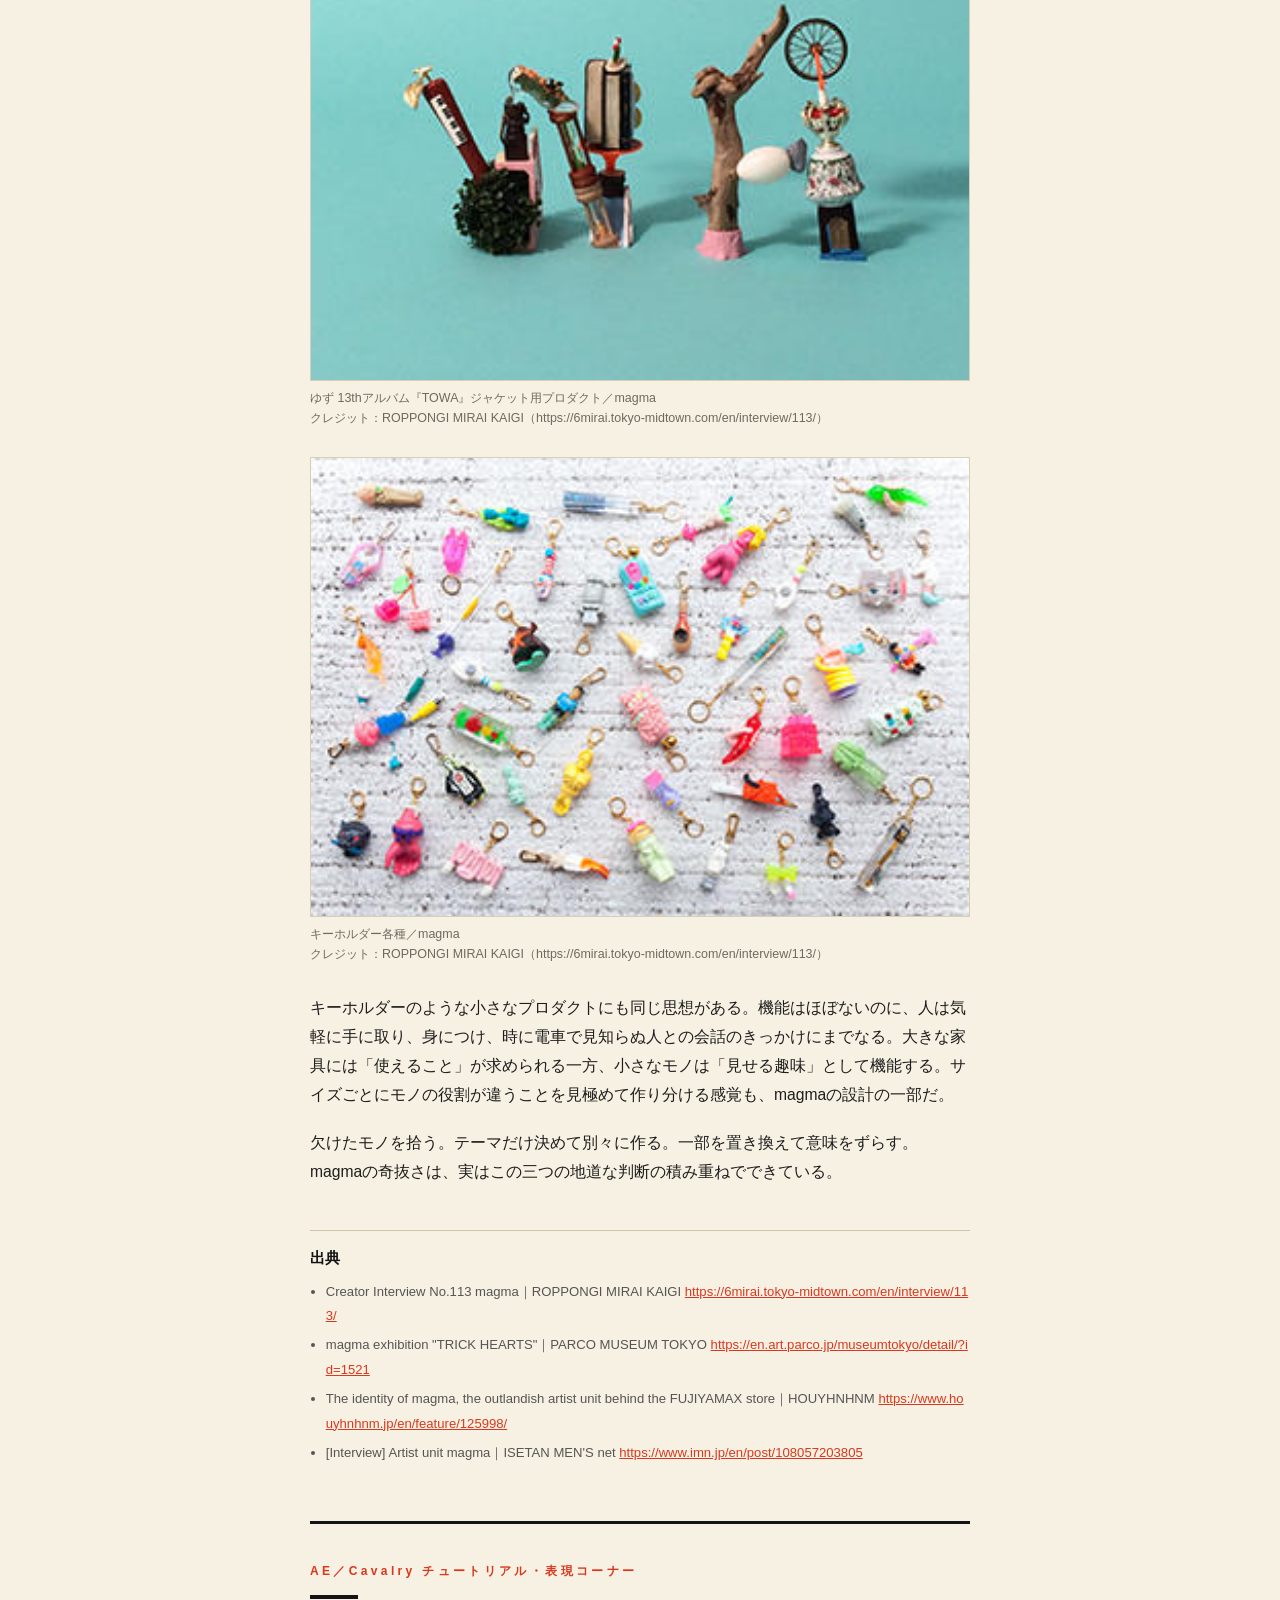
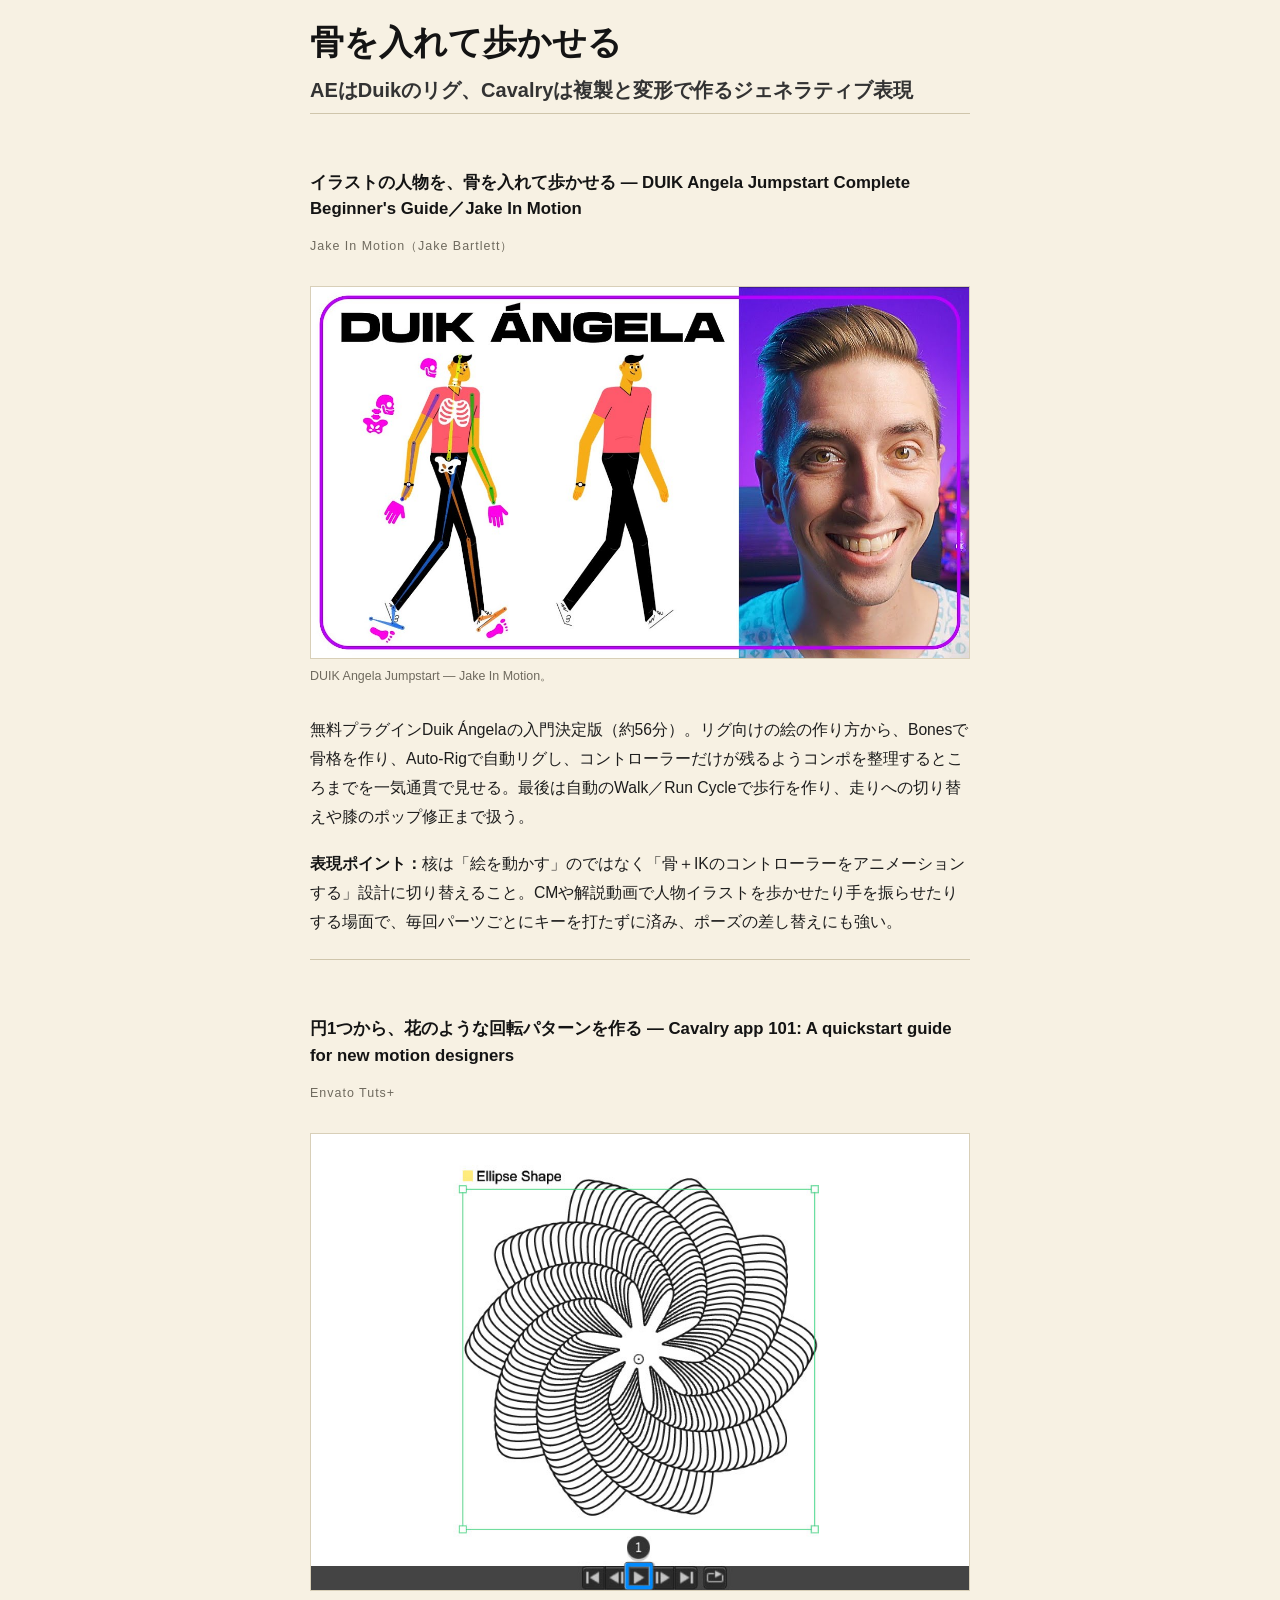
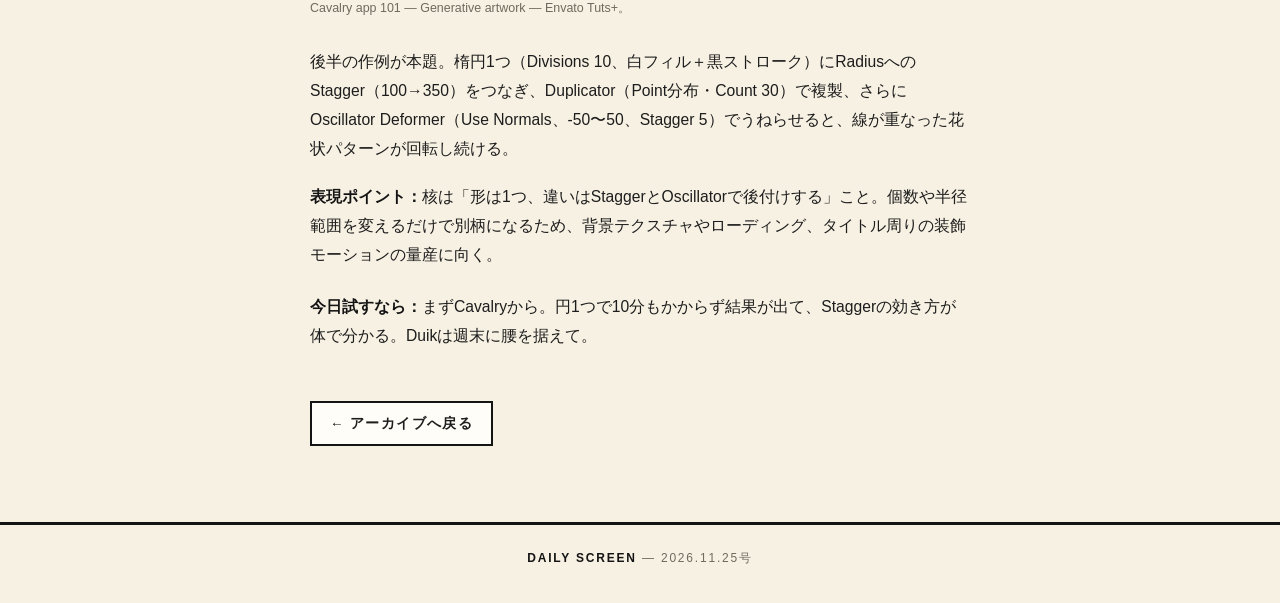
<file: issues/2026-11-25.html>
<!DOCTYPE html>
<html lang="ja">
<head>
<meta charset="UTF-8">
<meta name="viewport" content="width=device-width, initial-scale=1.0">
<title>2026.11.25号 | DAILY SCREEN</title>
<meta name="description" content="DAILY SCREEN 2026年11月25日号。ニュース7本（Wix『Studio Two』、Visa刷新ほか）と特集「欠けたモノほど、くっつけたがる ― magmaの『ドッキング』の設計」を収録。">
<link rel="stylesheet" href="../style.css">
</head>
<body>

<header class="site-header">
  <div class="inner">
    <a class="site-name" href="../index.html">DAILY <span>SCREEN</span></a>
    <p class="site-tagline">映像とデザインを、毎朝読む。</p>
  </div>
</header>

<main class="article-wrap">
  <div class="article-head">
    <p class="kicker">DAILY SCREEN ― 日刊号</p>
    <h1>2026.11.25号</h1>
    <p class="article-meta">2026年11月25日（水） ｜ ニュース7本 ＋ 特集「magma／ドッキング」 ＋ チュートリアル2本</p>
    <figure class="issue-cover">
      <img src="../assets/cover-2026-11-25.png" alt="DAILY SCREEN 2026.11.25号 表紙">
      <figcaption>DAILY SCREEN 2026.11.25号 表紙。モチーフは「斜めの切断と、横断するバー」——Wixの黒白切断とVisaのプログレスバーを同じ図像で表した。</figcaption>
    </figure>
    <div class="cover-points">
      <h2>表紙のデザインのポイント</h2>
      <ul>
        <li>亀倉雄策的：円は使わず、黒と白の平色面を1本の斜め線で鋭く切断した。Wixの「黒いUIと明るいブランド言語の対比／切るようなトランジション」をそのまま図像にし、色は黒・白・コバルト・金の4色に限定。白と黒の小さな三角は、Visaの「V」の断片でもある。</li>
        <li>安田昂弘的：画面を横断するコバルトの帯をVisaのプログレスバーに見立て、金の四角を左から右へ少しずつ大きくして「進む」方向を作った。誌名・日付・カバーラインはグリッドで整理し、情報は最小限。</li>
        <li>モチーフは「斜めの切断と、横断するバー」。前日（深緑の面に段々にずれるクリームのフレーム）とはモチーフも配色も変えている。</li>
      </ul>
    </div>
  </div>

  <article>
    <h2 class="section-title">ニュース</h2>

    <div class="highlights">
      <h3>今日のハイライト</h3>
      <ul>
        <li>トップはWix Studio Two。AIネイティブなWebエディタを、黒と白の「切断」のようなトランジションで見せるモーションが、製品デモを超えた1本に。</li>
        <li>広告＋モーション系は5本で約7割。Unreal Engine 5で全編作るCG広告、離れたプレイヤーを「利子」で呼び戻すゲーム施策、ベガス式ショー仕立てのスポーツ広告が並ぶ。</li>
        <li>その他は、ワードマークに触らず「V」一文字を足すVisa刷新と、毛糸でイタリア料理を再現する展覧会。今日の通奏低音は「切り替えと、足し算」。</li>
      </ul>
    </div>

    <div class="news-item">
      <h3><a href="https://www.stashmedia.tv/technological-precise-open-wix-launches-studio-two/">1. 黒と白の切断で見せる、Wix『Studio Two』ローンチフィルム</a></h3>
      <p class="news-meta">STASH ｜ 2026-11-24</p>
      <p>Wixのインハウス・モーションスタジオによる、AIネイティブなプロ向けWeb制作エディタ「Studio Two」のローンチ映像。Harmony／Symphonyに続くシリーズで、「作り手と技術」「デザインと開発」「構造と自由」という二項を、黒と白の往復と、滑らかではなく鋭く切るようなトランジションで表現する。Reactコードの取り込みやAIによる生成を、従来型の製品デモにせず「技術と創造の関係」として見せる設計が、モーションデザイナーにとっての見どころ。</p>
    </div>

    <div class="news-item">
      <h3><a href="https://motionographer.com/quickie/superblimp-captain-itch/">2. 招かれざるノミが主役、SuperBlimp『Captain Itch』</a></h3>
      <p class="news-meta">Motionographer ｜ 2026-11下旬</p>
      <p>Elancoのノミ駆除薬Advantageのキャンペーン。製品説明ではなく、家に居座る剛毛のフリー・ローダー「Captain Itch」という1体のキャラクターに全てを賭ける。重いシルエットと猫背で脅威を、大きな目で笑いを作る二面性が核で、クライマックスは「対峙→猫Biscuitの蹴り→後ずさり」の3拍。全編をUnreal Engine 5で制作し、リアルタイム・パイプラインで放送品質の毛並みとライティングを成立させた点が、CG広告の制作フローとして注目できる。20秒放送版からSNSカットダウン、キービジュアルまでを1つのキャラクター資産システムとして出荷している。</p>
    </div>

    <div class="news-item">
      <h3><a href="https://lbbonline.com/news/clash-royale-golden-reason-to-return-royale-interest">3. 離れたプレイヤーの「金」が利子で増えている、Clash Royale『Royale Interest』</a></h3>
      <p class="news-meta">LBBOnline ｜ 2026-11-24</p>
      <p>SupercellのClash RoyaleとエージェンシーL&amp;Cによる復帰施策。辞めたプレイヤーが置いていったゲーム内ゴールドに、現実の金価格と利子を適用し、最大190万ゴールドまで増やして返すという仕掛けで、「辞めたことが得になる」という逆転を作る。アニメーションスタジオBelieve制作のヒーローフィルムでは、王とゴブリンが地下金庫でその利子を隠していたことが発覚する物語に。ゲーム内の資産そのものを広告のアイデアに変える発想が鮮やか。</p>
    </div>

    <div class="news-item">
      <h3><a href="https://lbbonline.com/news/john-legend-espn-college-football-playoff">4. John Legendがベガス式ショーの司会になる、ESPNカレッジフットボール・プレーオフ</a></h3>
      <p class="news-meta">LBBOnline ｜ 2026-11-24</p>
      <p>ESPNの「The Wild World of College Football」キャンペーン新作。Arts &amp; Lettersとともに、John Legendが暗いステージのピアノから登場し、背後のスクリーンが割れて大きなセットが現れる30秒スポットを、エンタメ・ショーそのものとして設計した。セット、照明、振付、衣装、音楽を撮影前から統合する作りで、スポーツ映像を「試合の迫力」ではなく「ラスベガスで決勝をやる祝祭感」で売る転換が見どころ。</p>
    </div>

    <div class="news-item">
      <h3><a href="https://vook.vc/n/9652">5. 今週のCMを拾う、Vook「イケてる映像 Vol.253 CM特集」</a></h3>
      <p class="news-meta">Vook ｜ 2026-11-24</p>
      <p>サイバーエージェントのエディター／モーションデザイナー白戸裕也とVookの連載が、今週はCMに絞ってピックアップ。田中嗣久監督のカロリーメイト「世界から受験が消えたなら」篇、後藤匠平監督のソフラン アロマリッチmoA「香りの詩集」篇（香りのようにふわりとしたルックと編集）など。国内CMの演出・編集の現在地を、作り手の名前とセットで短時間に追える定点観測として有用。</p>
    </div>

    <div class="news-item">
      <h3><a href="https://www.itsnicethat.com/articles/base-design-visa-brand-refresh-graphic-design-project-241126">6. ワードマークは触らない。V一文字を足す、Base DesignによるVisa刷新</a></h3>
      <p class="news-meta">It's Nice That ｜ 2026-11-24</p>
      <p>Base Designが約2年をかけたVisaのグローバル・アイデンティティ刷新。誰もが知るワードマークと青・黄は変えず、追加したのは3つだけ――ワードマークから抜いた単独の「V」シンボル（アプリやモーション向け）、Displaayと作った専用書体Visa Sans（6ウェイト／115言語、12度の傾きを字形に反映）、そして初期ロゴの帯に由来する横長の「プログレスバー」。「変えないために、足す」という引き算ならぬ足し算の設計は、巨大ブランドの更新の教科書になる。</p>
    </div>

    <div class="news-item">
      <h3><a href="https://www.thisiscolossal.com/2026/11/kate-jenkins-knitalian-knitted-foods-sculpture-installation/">7. 毛糸でイタリア料理のフルコース、Kate Jenkins『Kate's Knitalian』</a></h3>
      <p class="news-meta">Colossal ｜ 2026-11-24</p>
      <p>ブライトンのニット作家Kate Jenkinsによる、編み物のイタリア料理だけで作る没入型展覧会（ロンドンAir Contemporary、12月22日まで）。ラビオリ、スパゲッティ、サラミ、ティラミスから「Pinot Stitchio」と名付けたワインまで全て毛糸で再現し、オープニングはレストランのように予約制の2部制にした。素材の置き換えだけで「美味しそう」が成立するかどうかを試す、クラフトとフード表現の交差点として面白い。</p>
    </div>

    <section class="feature">
      <p class="kicker">特集 ― デザイン特集マガジン・第10号</p>
      <figure class="hero">
        <img src="../assets/magma-header.webp" alt="特集ヘッダー：廃材のモチーフを幾何学的な平色でドッキングさせたオリジナル生成画像">
        <figcaption>ヘッダー画像：本号のために生成したオリジナル画像。実在作品の流用ではない。</figcaption>
      </figure>
      <h2 class="feature-title">欠けたモノほど、くっつけたがる</h2>
      <p class="feature-subtitle">――magmaの「ドッキング」の設計</p>

      <p class="lead">捨てられた椅子、役目を終えた電気工具、誰かの作りかけ。普通ならゴミになるモノを拾い集め、接着し、塗り、動かして、見たことのない造形に変える。杉山純と宮澤謙一によるユニットmagma（2008年結成）の仕事は、一言でいえば「コラージュを立体でやる」ことだ。だが本当に学ぶべきは奇抜さではない。「欠けているモノ」を選ぶ目と、バラバラの素材を一つの世界に束ねる編集の方法である。</p>

      <div class="study">
        <h2>勉強ポイント</h2>
        <ol>
          <li><strong>「欠け」が素材の条件になる</strong>：完成したモノには手を入れる余地がない。足りないモノほど、次の造形の入り口になる。素材選びの基準を「完璧さ」ではなく「介入できる余白」に置く発想</li>
          <li><strong>テーマだけ決めて、別々に作る</strong>：二人は大枠を共有したら各自が自由に作り、最後に一つの空間・一つの世界に束ねる。統一感は指示ではなく、同じ場所で互いの制作を見続けることで生まれる</li>
          <li><strong>置き換えで既成概念を外す</strong>：時計の針を抜いて絵を入れれば「時計」の定義が揺らぐ。組み合わせだけでなく「一部を差し替える」ことで、見慣れたモノの意味をずらす技法</li>
        </ol>
      </div>

      <h3>1. 原点は、捨てられた「変な椅子」</h3>
      <p>magmaの二人は武蔵野美術大学・空間演出デザイン学科で出会った。廃材を使う作風の原点は学生時代にあると宮澤は語る。学内には木工作品を作る学科があり、展示が終わると学生の椅子などが構内に捨てられていた。宮澤はその中から「変な椅子」を拾って改造するのが好きだったという。「いい椅子ではない。本人もよくないと思っているから捨てる。でも、その足りない感じに創作意欲を掻き立てられる」。自分ではできない技術や、良い素材が使われていることも魅力だったという。</p>
      <p>杉山の側の原動力は「古いモノ」への興味だ。昔に作られた木のプロダクトに惹かれ、その木をプラスチックに置き換えれば新しくなる――古い素材と現代の素材を合わせる「変化」自体を楽しむ感覚である。宮澤の「欠けへの欲求」と杉山の「置き換えの快感」。この二つの衝動が、magmaの造形のエンジンになっている。</p>
      <p>卒業制作《FUTURE SHOCK》はその結晶だ。部屋の中で人間とロボットが食卓を囲み、廃材で作ったフェイクの食べ物や家具が並ぶ。「人間がロボット化していく未来」の一場面を、音を立てて動くロボットとともに立体で描いた。この作品は結成10周年（2017年）のラフォーレミュージアム原宿での個展で復元され、10年越しに再び展示された。学生の実験が、ユニットの「原風景」として通用し続けたわけだ。</p>

      <figure>
        <img src="../assets/magma-future-shock.jpg" alt="卒業制作《FUTURE SHOCK》">
        <figcaption>《FUTURE SHOCK》／magma／武蔵野美術大学卒業制作、2017年に10周年展で復元<br>クレジット：ROPPONGI MIRAI KAIGI（https://6mirai.tokyo-midtown.com/en/interview/113/）</figcaption>
      </figure>

      <p>写真では、雑多な素材の寄せ集めであるはずの食卓が、一つの「未来の日常」として成立している。素材の出自はバラバラでも、色とスケールと「食卓を囲む」という状況設定が全体を束ねている。コラージュの接着剤は、糊ではなく文脈なのだ。</p>

      <h3>2. 《SYMVOL》― 記号を拾い直す</h3>
      <p>2016年、中目黒VOILLDで開かれた個展《SYMVOL》のテーマは「シンボル」だった。記号は放っておけば意味が変質し、やがて「印」の役目を果たさなくなって静かに忘れられる。人間が人間らしく生きるために記号を作り続けてきた営みに着目し、消えかけた古いシンボルに新しい形を与えて命を吹き込む、という展示である。モチーフに選ばれたのはマリリン・モンロー、ミシュランマン、工事現場のサインなど、誰もが見覚えのある記号たちだった。</p>
      <p>制作方法もこの展示を象徴している。テーマを決めたら、あとは二人それぞれが自由に作る。別々に作ったモノを一つの空間に置くことで、最終的に一つの作品になる。杉山は直線的で構築的、宮澤は偶発的で自然発生的な作風と、本人たちが「対照的」と認めるほど手つきが違う。それでもバラバラにならないのは、同じアトリエで互いの制作をリアルタイムに見ながら「あいつがあれをやるなら、俺はこれ」という即興の応答を重ねているからだという。統一は設計図ではなく、距離の近さが生んでいる。</p>

      <figure>
        <img src="../assets/magma-symvol.jpg" alt="個展《SYMVOL》（2016年、VOILLD）">
        <figcaption>《SYMVOL》展示風景／magma／2016年、VOILLD（中目黒）<br>クレジット：ROPPONGI MIRAI KAIGI（https://6mirai.tokyo-midtown.com/en/interview/113/）</figcaption>
      </figure>

      <h3>3. クライアントワークでも「別々に作って束ねる」</h3>
      <p>この方法は、ゆずのアルバム『TOWA』（13thアルバム）のジャケットでも同じだった。方向性とサイズ感だけを決め、あとは別々に制作し、一つの世界観に仕上げている。ゆずとは2015年のシングル「終わらない歌」でも組み、マリオネット時計をテーマにしたアナログなロボット20体がMVの中で生命のように動いて話題になった。時計というモチーフ自体、「針と数字があれば時計になる」という気づきから来ている。目覚まし時計から長針・短針を抜いて秒針だけを残し、絵を入れる。置き換えによって「これは時計でもありうる」と見る側の思い込みを書き換える瞬間を、宮澤は「一番気持ちいい」と語る。</p>
      <p>近年の到達点が、2024年8〜9月に渋谷PARCO・PARCO MUSEUM TOKYOで開かれた約7年ぶりの大規模個展《TRICK HEARTS》だ。だまし絵やシュルレアリスムといった古典的な「目を欺く」表現を、アイロニカルなアナログ感とクレイジーな色彩というmagmaのフィルターで再解釈する試みで、広告美術は安田昂弘（CEKAI）が手がけた。Nike、New Balance、Uniqlo、Brain Dead、サカナクション、PUNPEEらとの仕事が示すように、廃材コラージュという一見コントロールしにくい手法は、ブランドやミュージシャンの世界観を作る「編集可能な言語」にまで育っている。</p>

      <figure>
        <img src="../assets/magma-towa.jpg" alt="ゆず『TOWA』ジャケット用プロダクト">
        <figcaption>ゆず 13thアルバム『TOWA』ジャケット用プロダクト／magma<br>クレジット：ROPPONGI MIRAI KAIGI（https://6mirai.tokyo-midtown.com/en/interview/113/）</figcaption>
      </figure>

      <figure>
        <img src="../assets/magma-keyholders.jpg" alt="magmaのキーホルダー群">
        <figcaption>キーホルダー各種／magma<br>クレジット：ROPPONGI MIRAI KAIGI（https://6mirai.tokyo-midtown.com/en/interview/113/）</figcaption>
      </figure>

      <p>キーホルダーのような小さなプロダクトにも同じ思想がある。機能はほぼないのに、人は気軽に手に取り、身につけ、時に電車で見知らぬ人との会話のきっかけにまでなる。大きな家具には「使えること」が求められる一方、小さなモノは「見せる趣味」として機能する。サイズごとにモノの役割が違うことを見極めて作り分ける感覚も、magmaの設計の一部だ。</p>
      <p>欠けたモノを拾う。テーマだけ決めて別々に作る。一部を置き換えて意味をずらす。magmaの奇抜さは、実はこの三つの地道な判断の積み重ねでできている。</p>

      <div class="sources">
        <h2>出典</h2>
        <ul>
          <li>Creator Interview No.113 magma｜ROPPONGI MIRAI KAIGI <a href="https://6mirai.tokyo-midtown.com/en/interview/113/">https://6mirai.tokyo-midtown.com/en/interview/113/</a></li>
          <li>magma exhibition "TRICK HEARTS"｜PARCO MUSEUM TOKYO <a href="https://en.art.parco.jp/museumtokyo/detail/?id=1521">https://en.art.parco.jp/museumtokyo/detail/?id=1521</a></li>
          <li>The identity of magma, the outlandish artist unit behind the FUJIYAMAX store｜HOUYHNHNM <a href="https://www.houyhnhnm.jp/en/feature/125998/">https://www.houyhnhnm.jp/en/feature/125998/</a></li>
          <li>[Interview] Artist unit magma｜ISETAN MEN'S net <a href="https://www.imn.jp/en/post/108057203805">https://www.imn.jp/en/post/108057203805</a></li>
        </ul>
      </div>
    </section>

    <section class="feature">
      <p class="kicker">AE／Cavalry チュートリアル・表現コーナー</p>
      <h2 class="feature-title">骨を入れて歩かせる</h2>
      <p class="feature-subtitle">AEはDuikのリグ、Cavalryは複製と変形で作るジェネラティブ表現</p>

      <div class="news-item">
        <h3><a href="https://www.youtube.com/watch?v=Y0RRBVnn2MA">イラストの人物を、骨を入れて歩かせる ― DUIK Angela Jumpstart Complete Beginner's Guide／Jake In Motion</a></h3>
        <p class="news-meta">Jake In Motion（Jake Bartlett）</p>
        <figure>
          <img src="../assets/ae-duik-angela.jpg" alt="DUIK Angela Jumpstart — Jake In Motion サムネイル">
          <figcaption>DUIK Angela Jumpstart — Jake In Motion。</figcaption>
        </figure>
        <p>無料プラグインDuik Ángelaの入門決定版（約56分）。リグ向けの絵の作り方から、Bonesで骨格を作り、Auto-Rigで自動リグし、コントローラーだけが残るようコンポを整理するところまでを一気通貫で見せる。最後は自動のWalk／Run Cycleで歩行を作り、走りへの切り替えや膝のポップ修正まで扱う。</p>
        <p><strong>表現ポイント：</strong>核は「絵を動かす」のではなく「骨＋IKのコントローラーをアニメーションする」設計に切り替えること。CMや解説動画で人物イラストを歩かせたり手を振らせたりする場面で、毎回パーツごとにキーを打たずに済み、ポーズの差し替えにも強い。</p>
      </div>

      <div class="news-item">
        <h3><a href="https://photography.tutsplus.com/tutorials/cavalry-app--cms-109179">円1つから、花のような回転パターンを作る ― Cavalry app 101: A quickstart guide for new motion designers</a></h3>
        <p class="news-meta">Envato Tuts+</p>
        <figure>
          <img src="../assets/cavalry-generative.jpg" alt="Cavalry app 101 — Generative artwork — Envato Tuts+ サムネイル">
          <figcaption>Cavalry app 101 — Generative artwork — Envato Tuts+。</figcaption>
        </figure>
        <p>後半の作例が本題。楕円1つ（Divisions 10、白フィル＋黒ストローク）にRadiusへのStagger（100→350）をつなぎ、Duplicator（Point分布・Count 30）で複製、さらにOscillator Deformer（Use Normals、-50〜50、Stagger 5）でうねらせると、線が重なった花状パターンが回転し続ける。</p>
        <p><strong>表現ポイント：</strong>核は「形は1つ、違いはStaggerとOscillatorで後付けする」こと。個数や半径範囲を変えるだけで別柄になるため、背景テクスチャやローディング、タイトル周りの装飾モーションの量産に向く。</p>
      </div>

      <p><strong>今日試すなら：</strong>まずCavalryから。円1つで10分もかからず結果が出て、Staggerの効き方が体で分かる。Duikは週末に腰を据えて。</p>
    </section>

    <a class="back" href="../index.html">← アーカイブへ戻る</a>
  </article>
</main>

<footer class="site-footer"><b>DAILY SCREEN</b> — 2026.11.25号</footer>
</body>
</html>
</file>
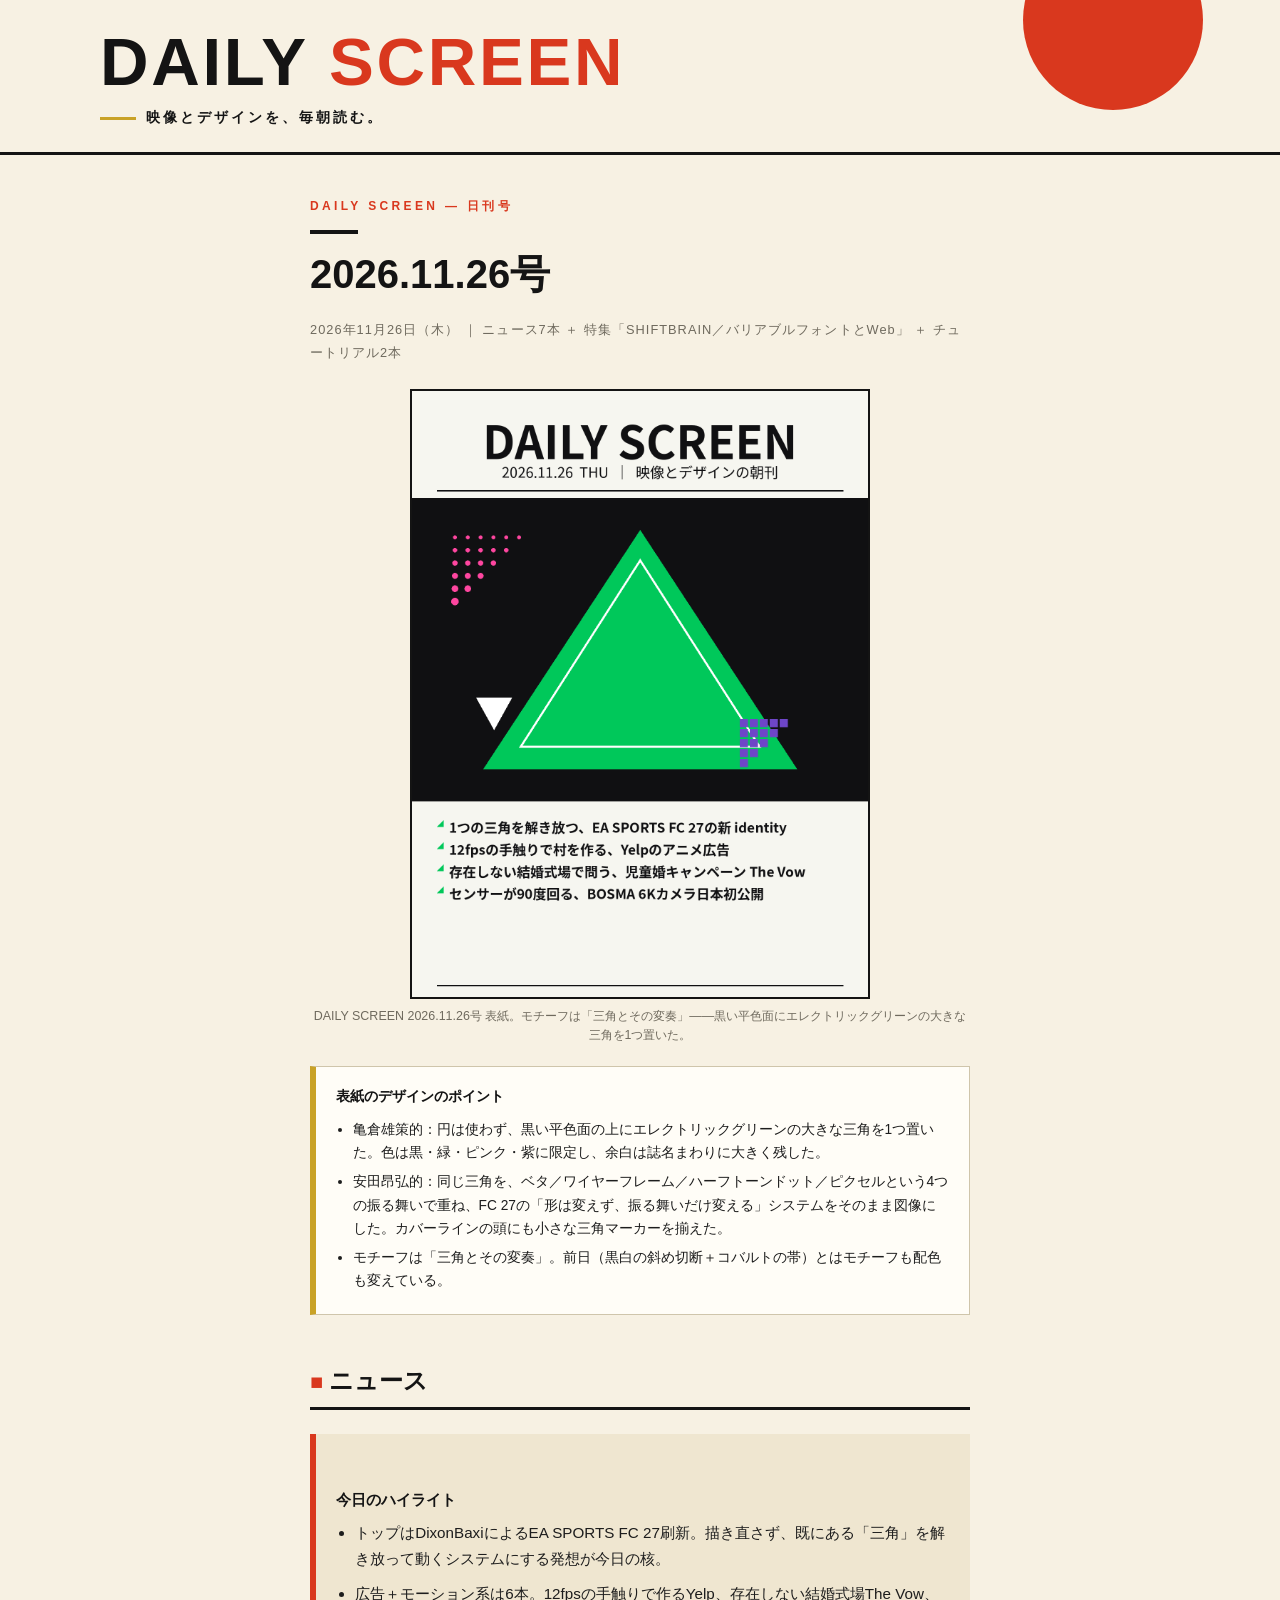
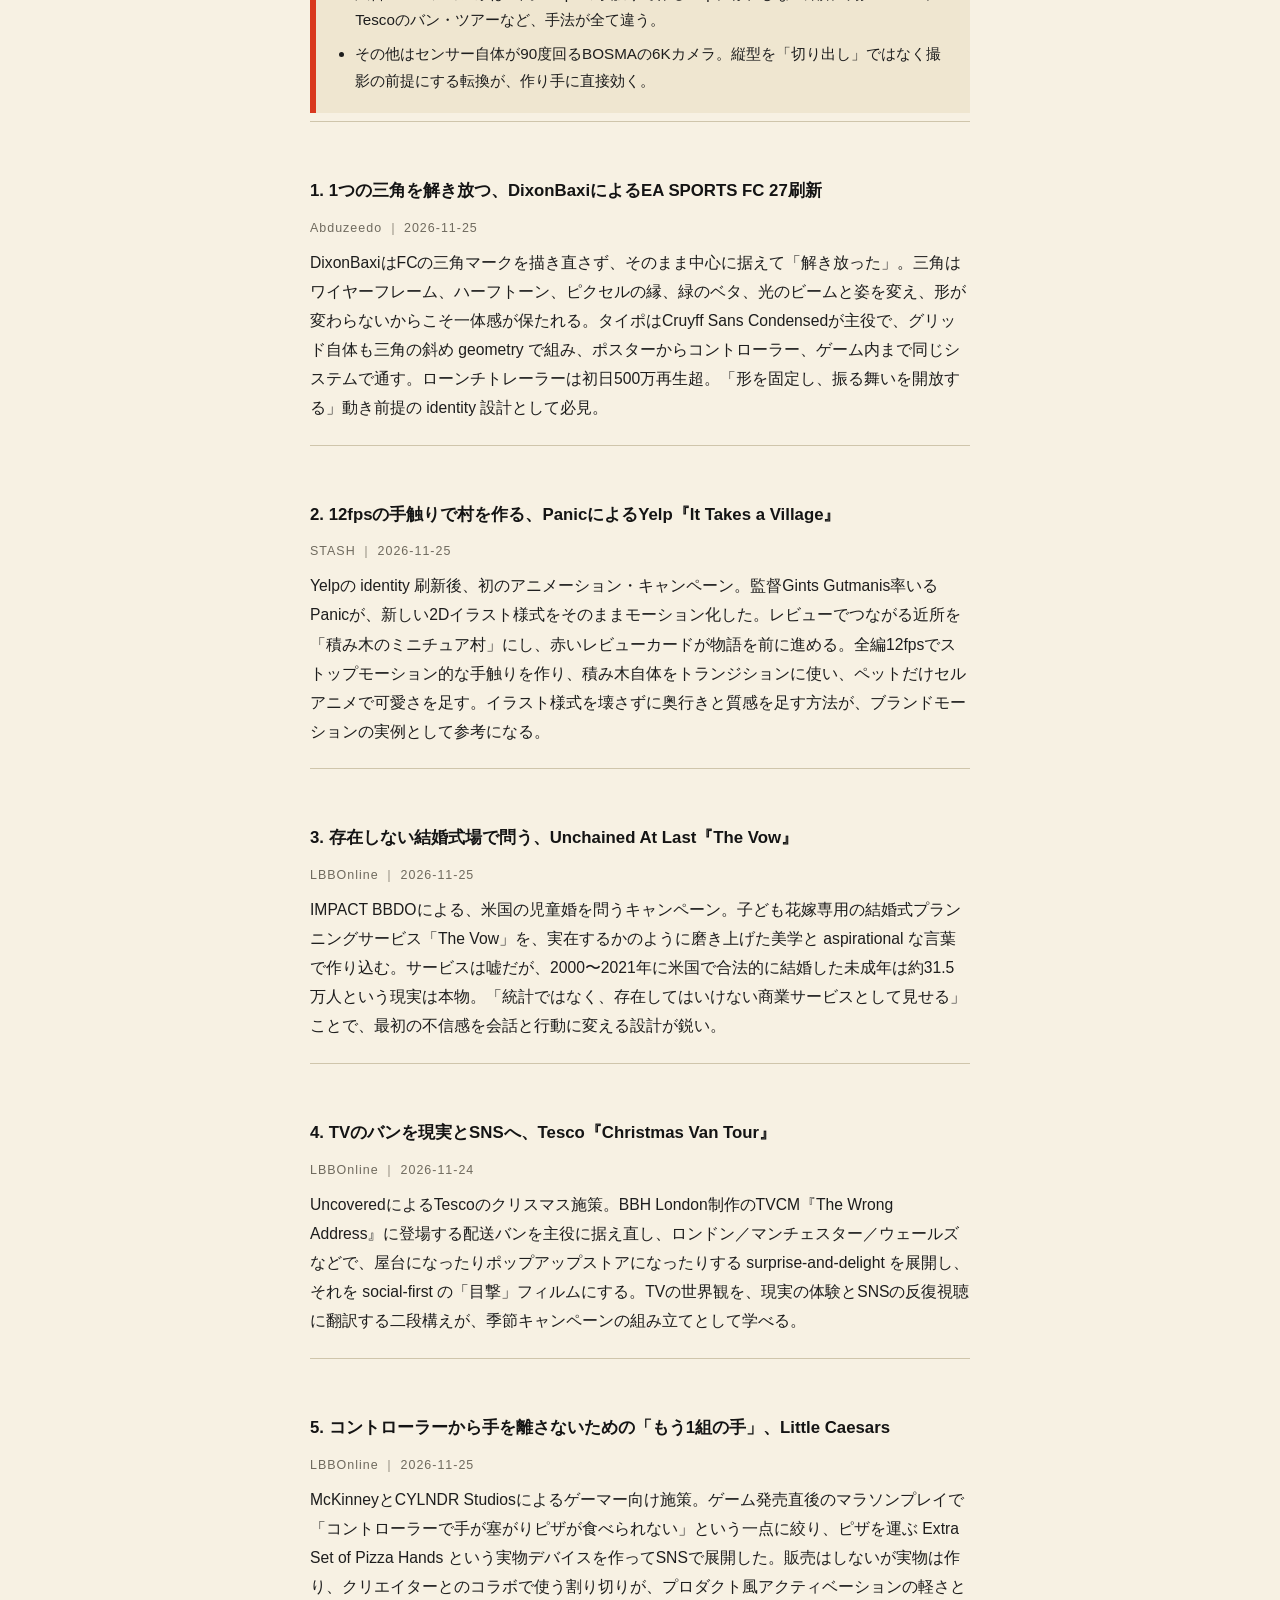
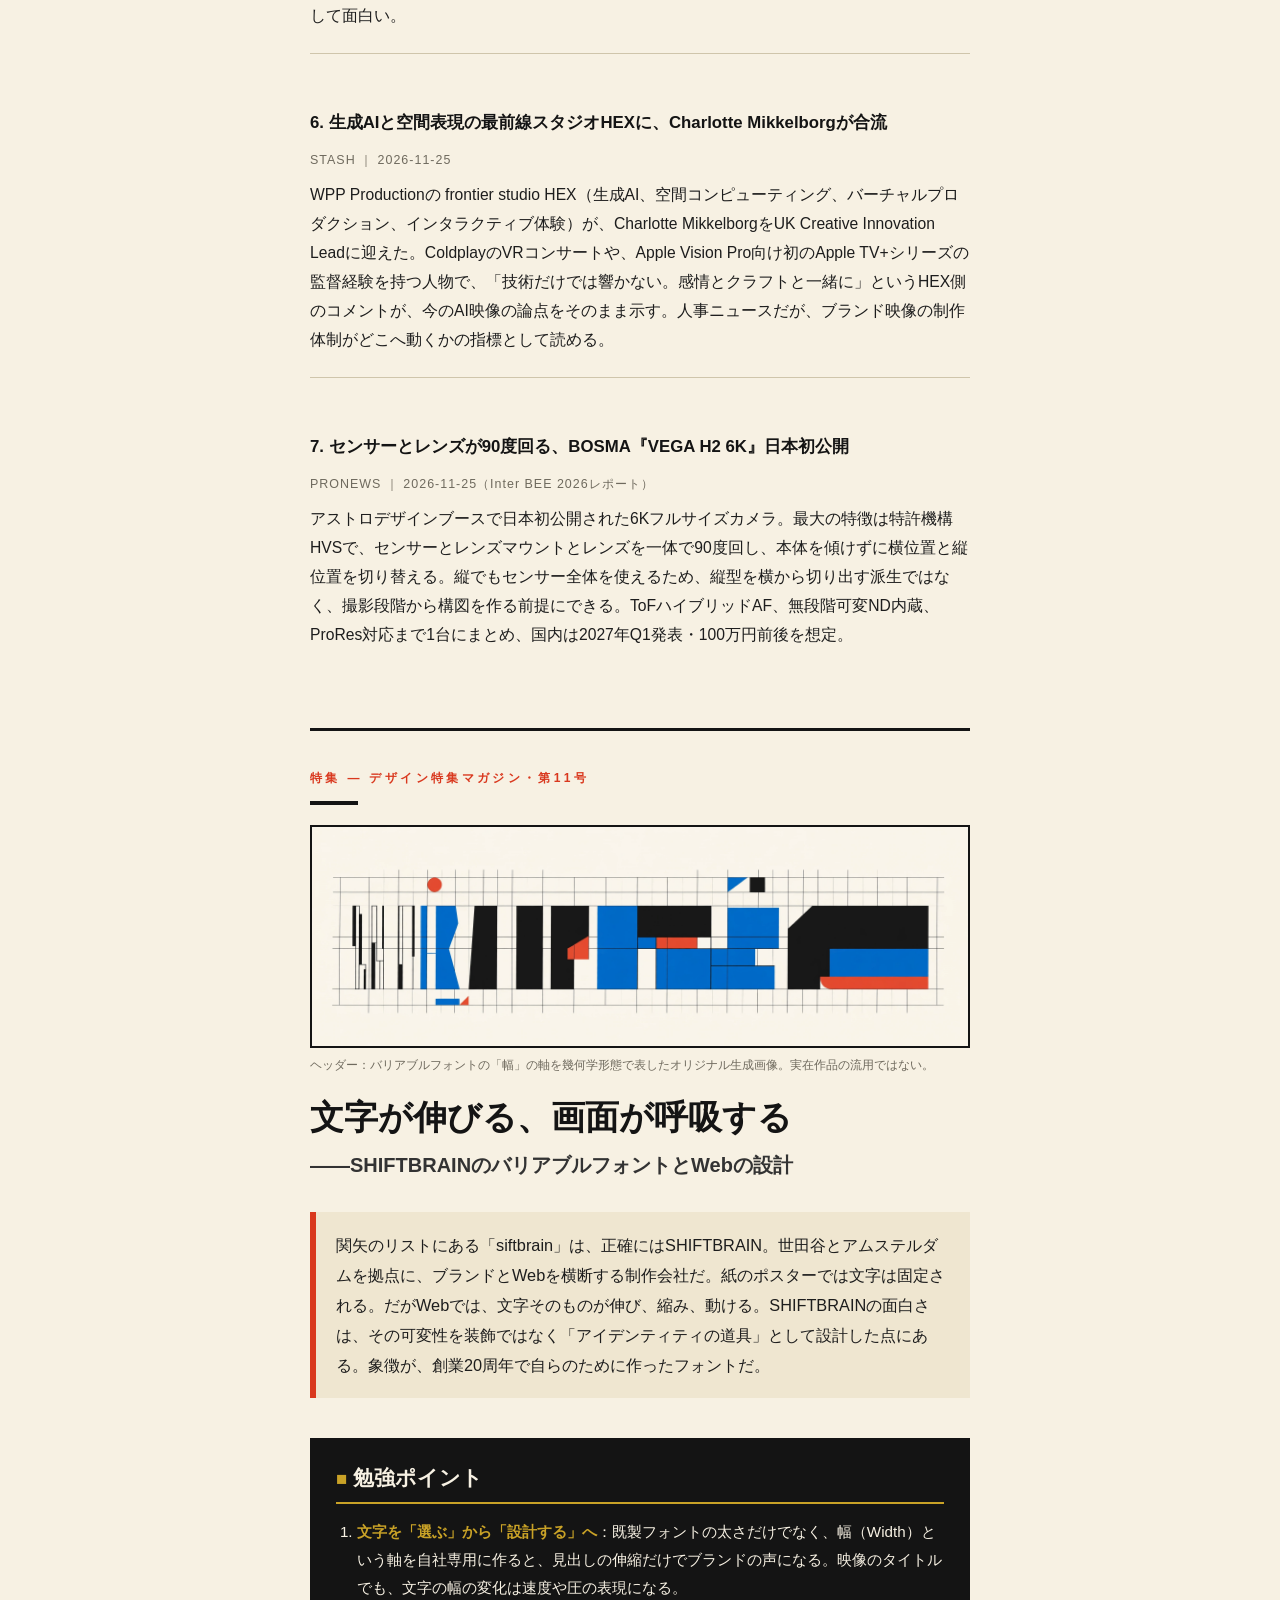
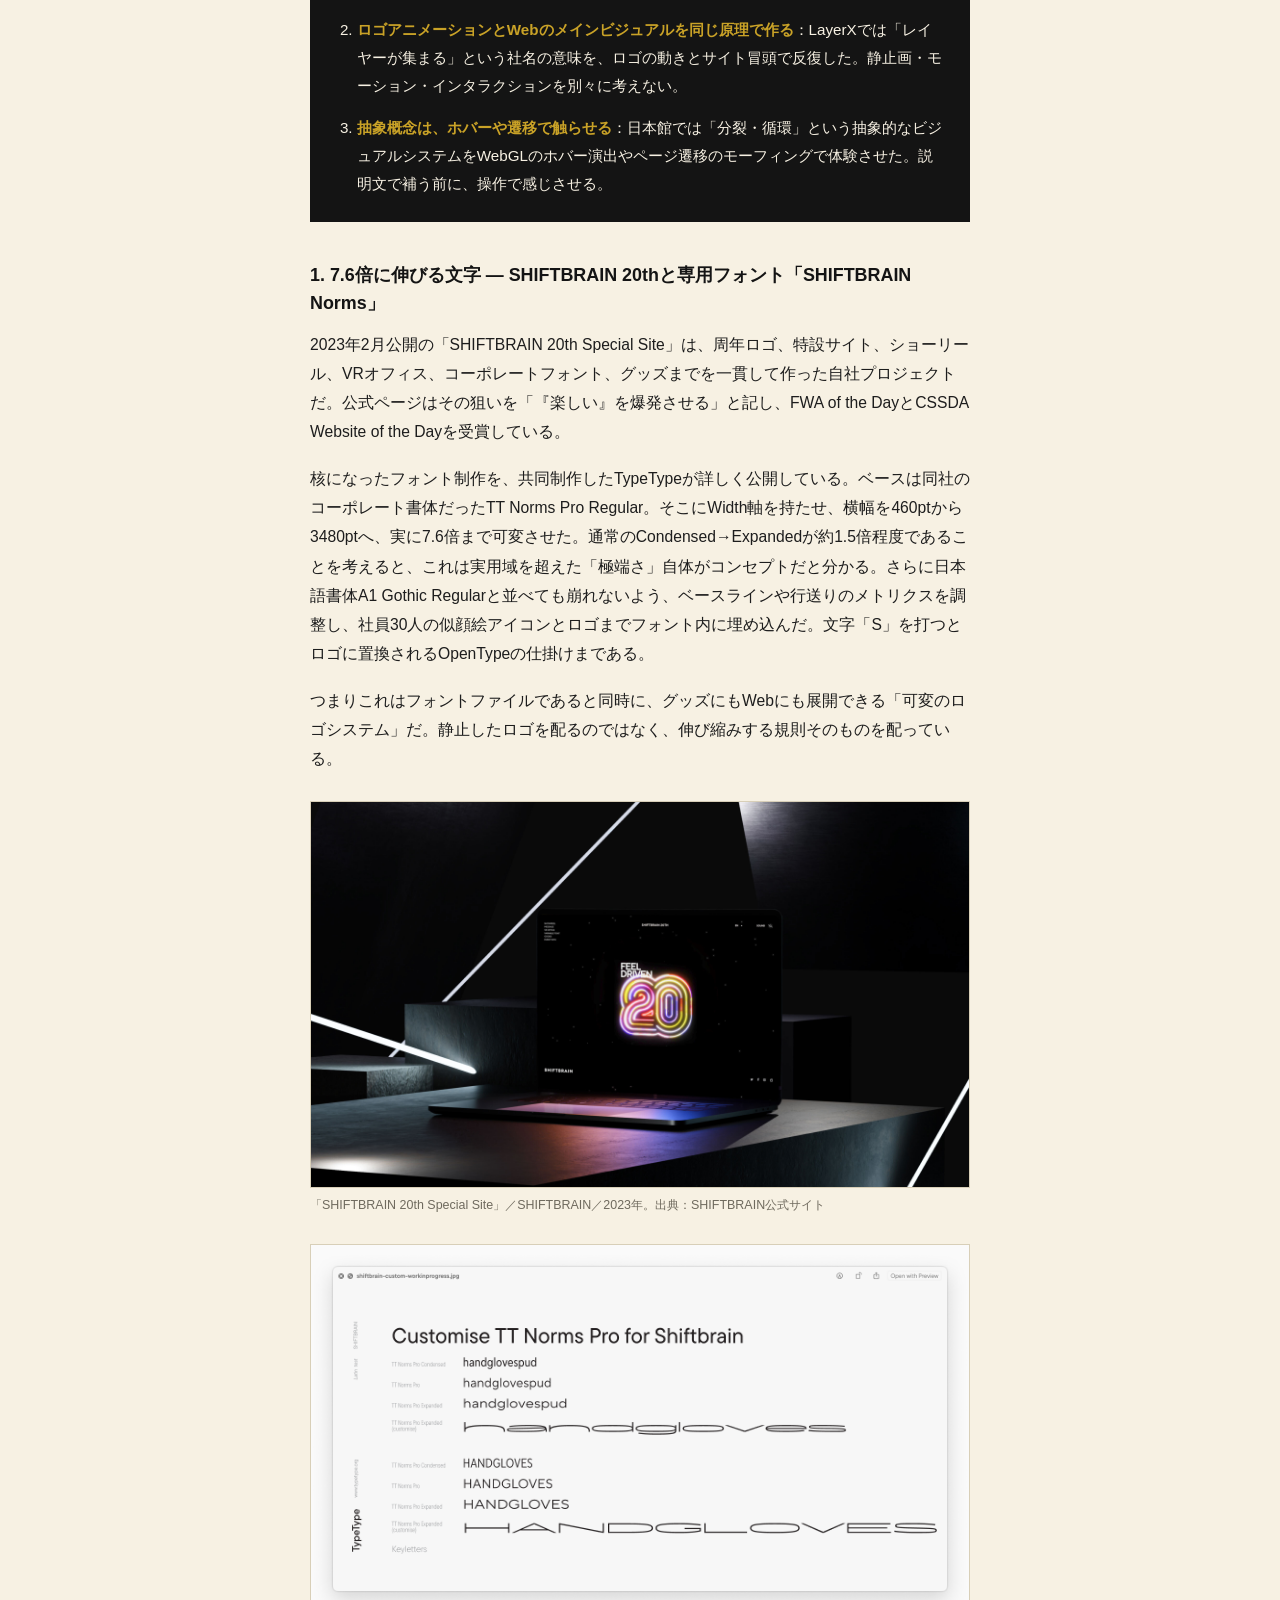
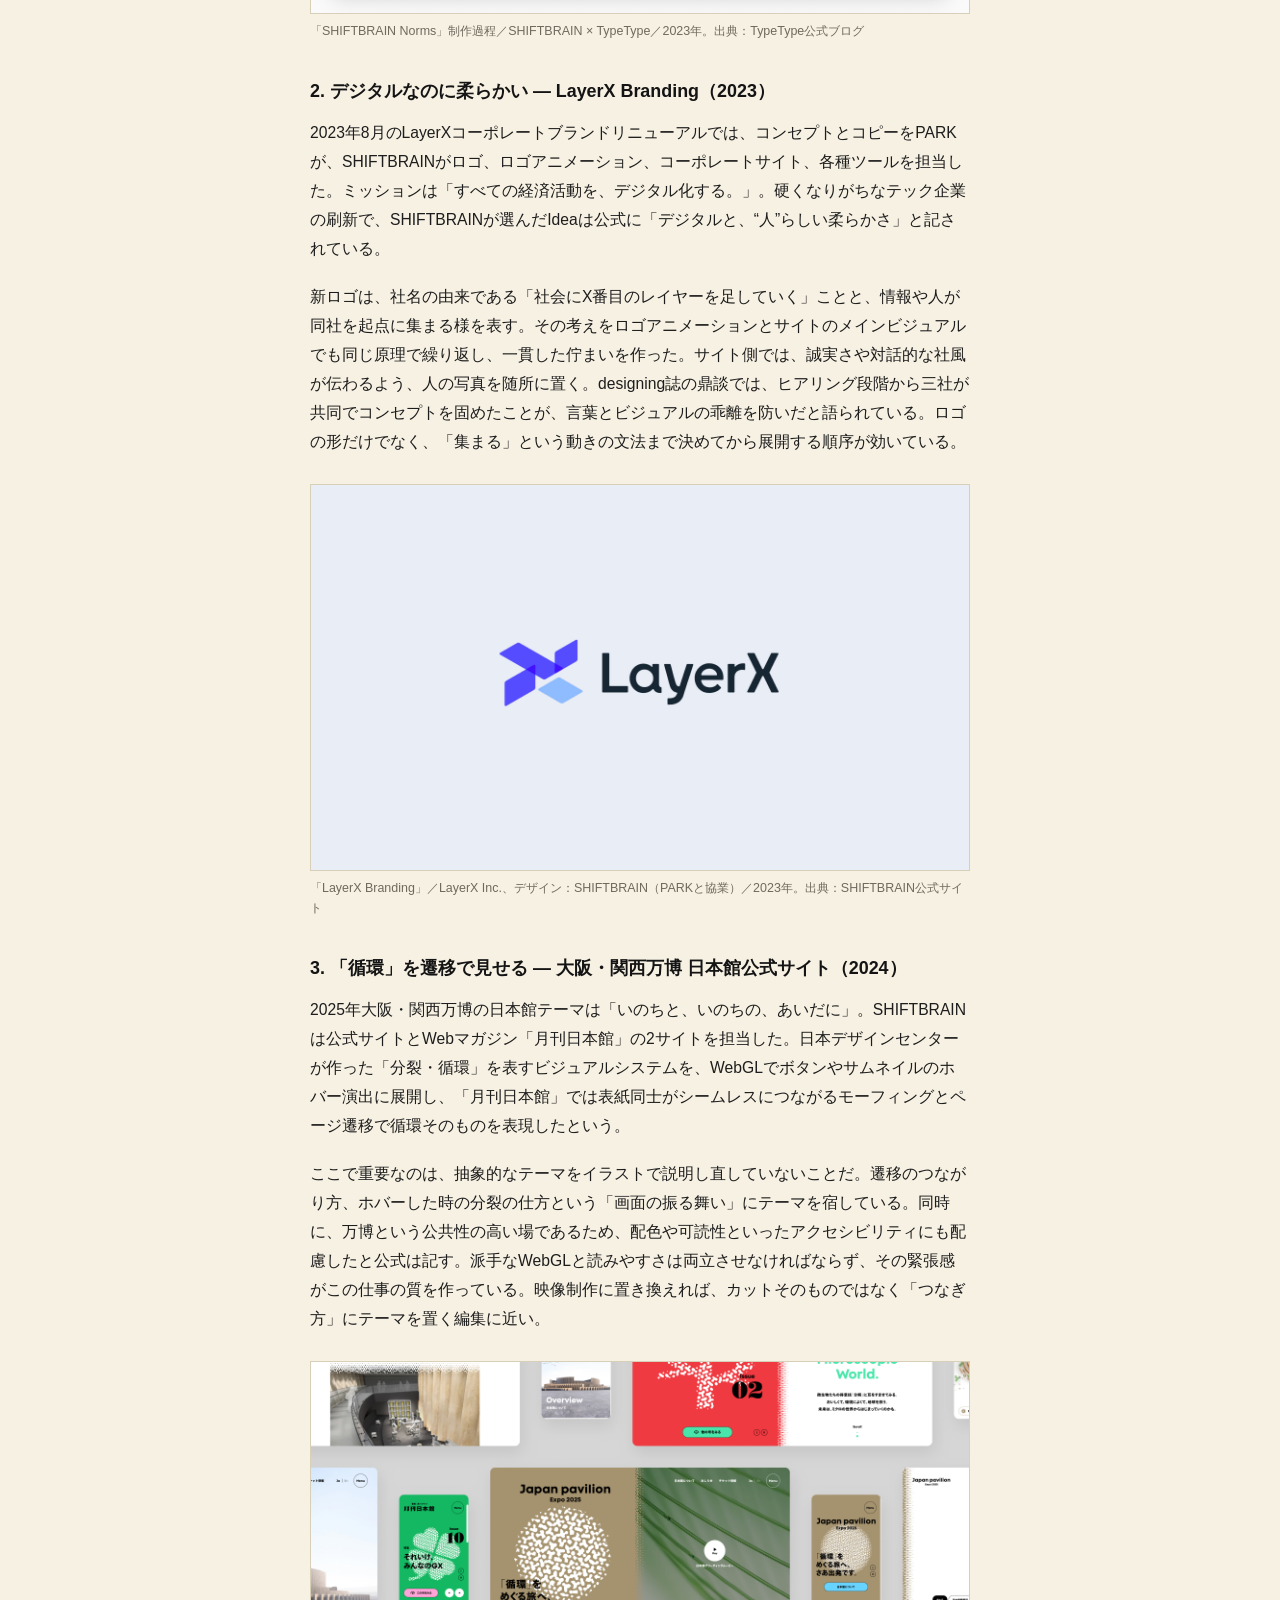
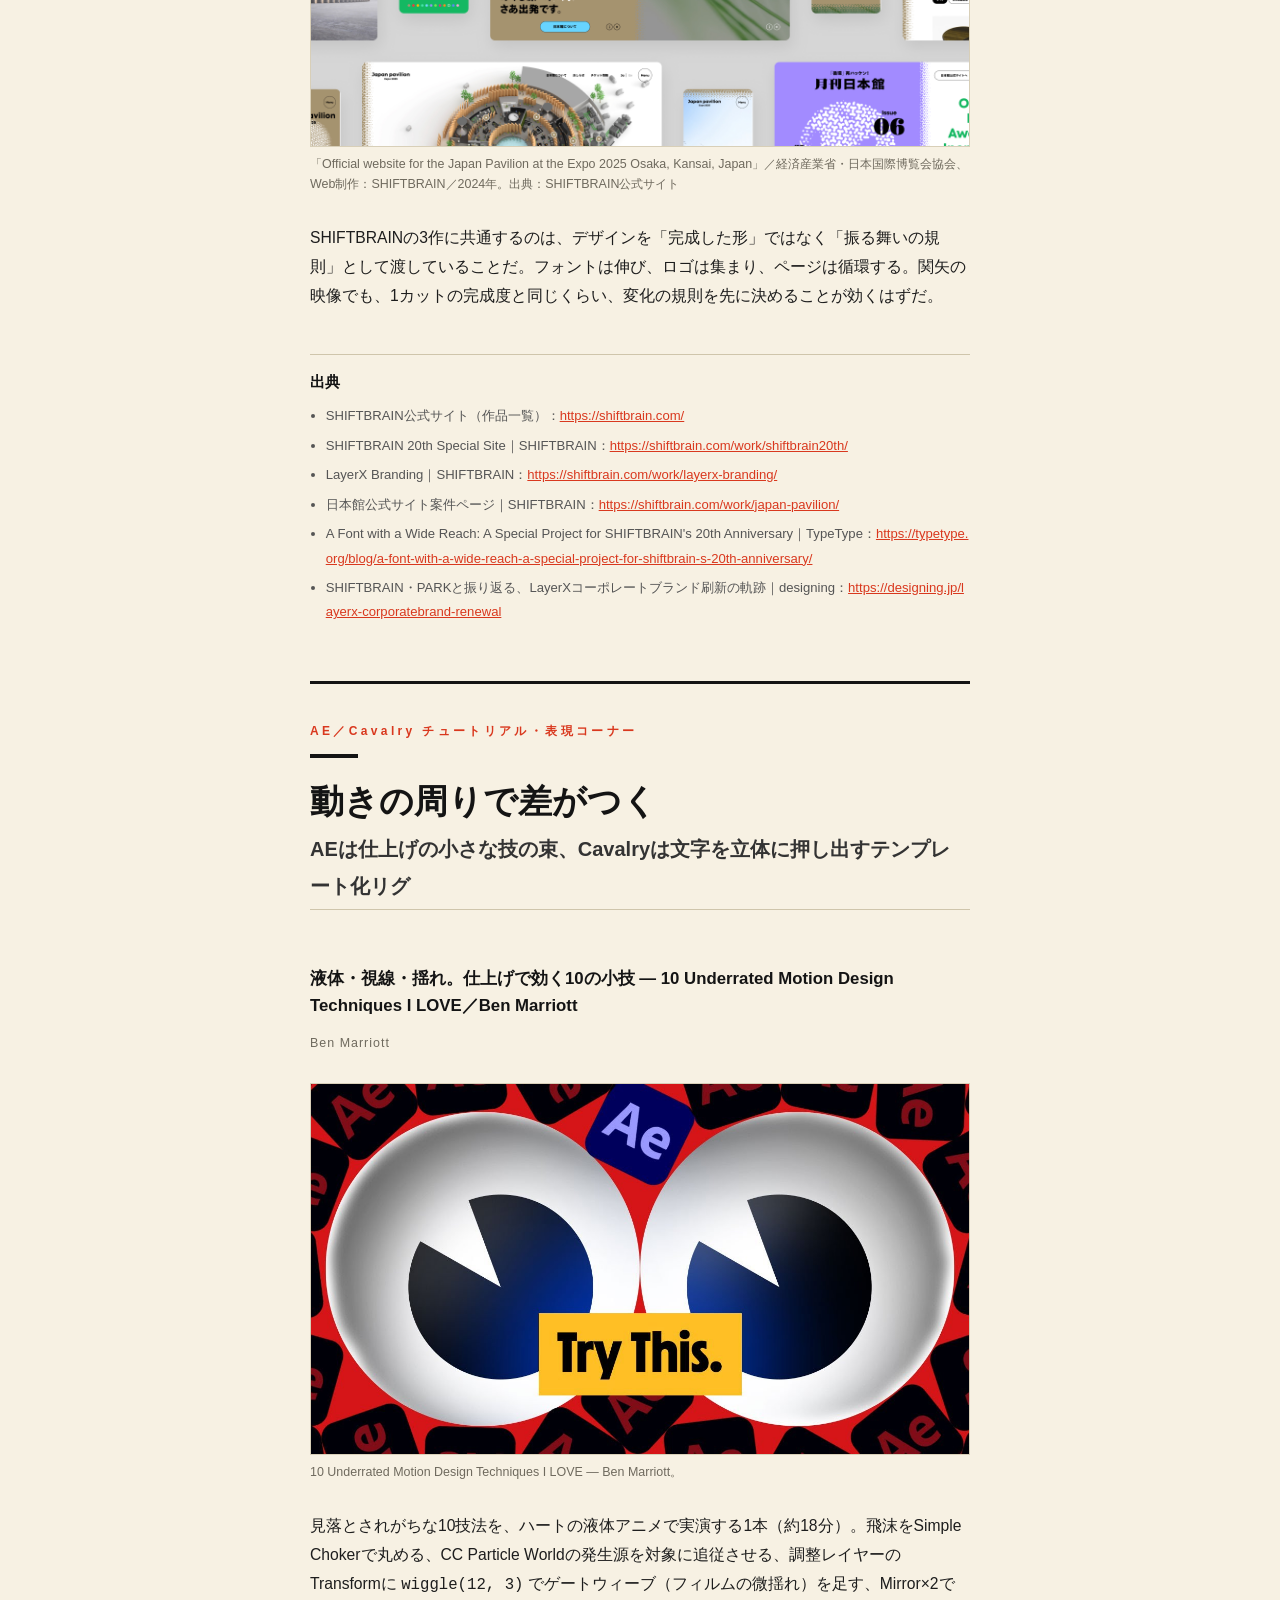
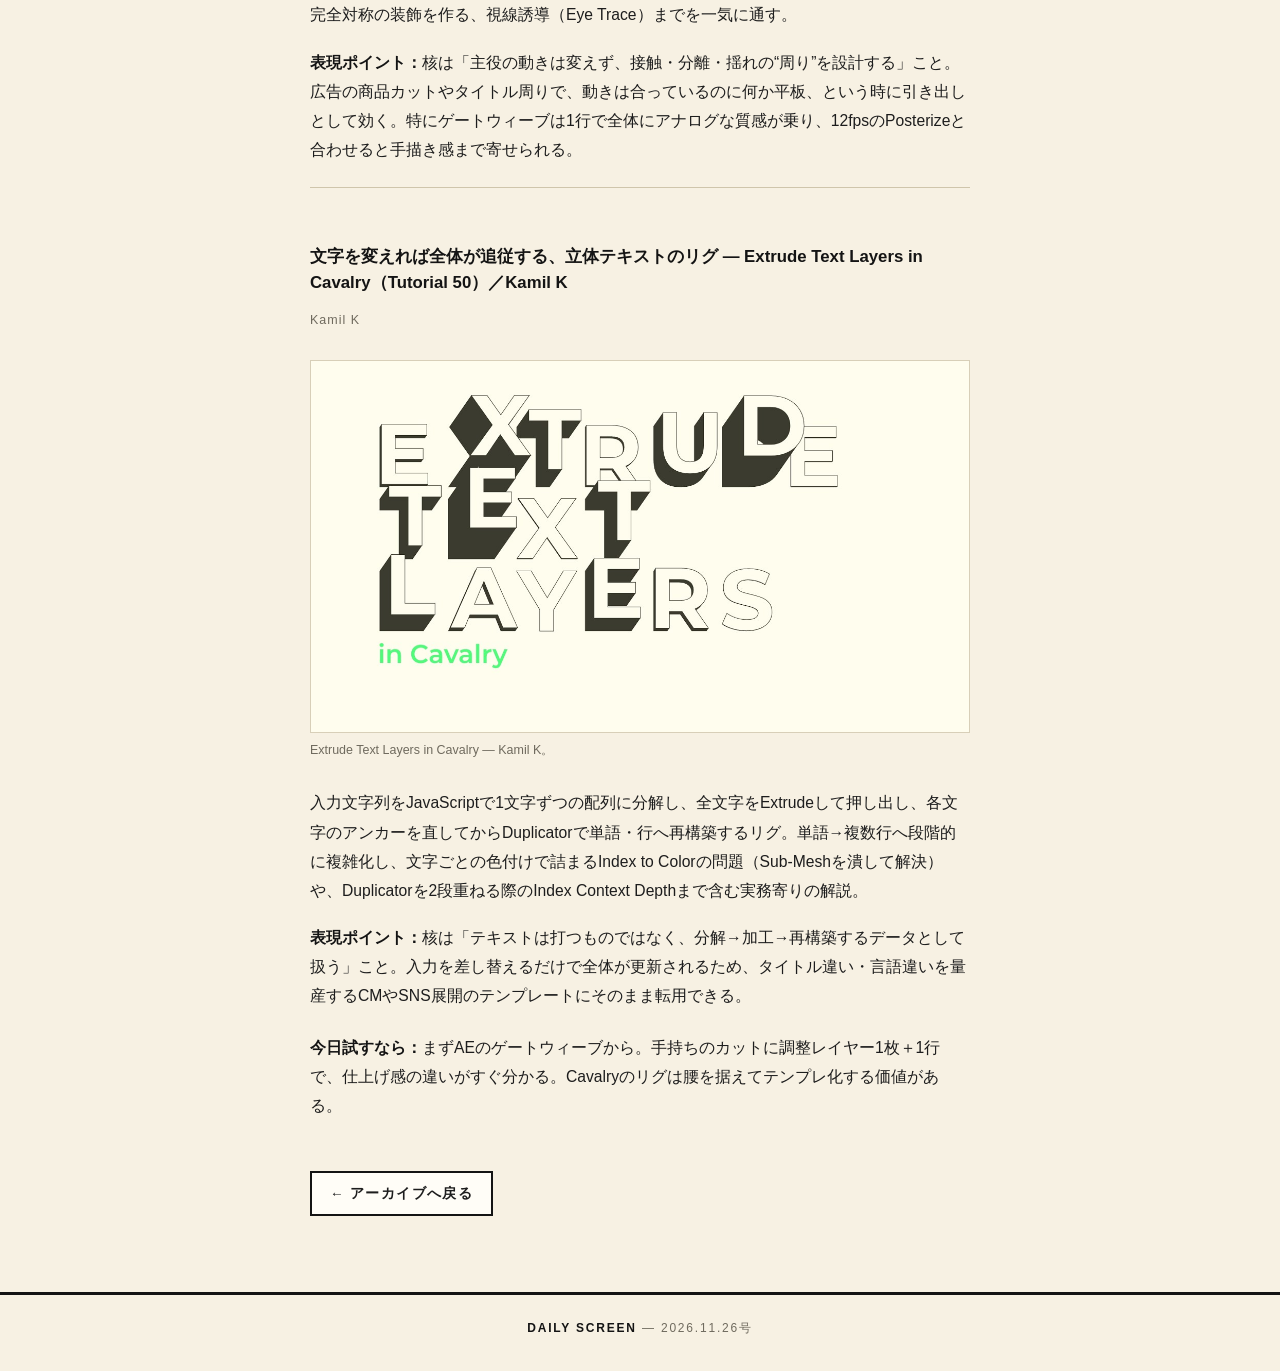
<file: issues/2026-11-26.html>
<!DOCTYPE html>
<html lang="ja">
<head>
<meta charset="UTF-8">
<meta name="viewport" content="width=device-width, initial-scale=1.0">
<title>2026.11.26号 | DAILY SCREEN</title>
<meta name="description" content="DAILY SCREEN 2026年11月26日号。ニュース7本（DixonBaxiによるEA SPORTS FC 27刷新ほか）と特集「文字が伸びる、画面が呼吸する ― SHIFTBRAINのバリアブルフォントとWebの設計」を収録。">
<link rel="stylesheet" href="../style.css">
</head>
<body>

<header class="site-header">
  <div class="inner">
    <a class="site-name" href="../index.html">DAILY <span>SCREEN</span></a>
    <p class="site-tagline">映像とデザインを、毎朝読む。</p>
  </div>
</header>

<main class="article-wrap">
  <div class="article-head">
    <p class="kicker">DAILY SCREEN ― 日刊号</p>
    <h1>2026.11.26号</h1>
    <p class="article-meta">2026年11月26日（木） ｜ ニュース7本 ＋ 特集「SHIFTBRAIN／バリアブルフォントとWeb」 ＋ チュートリアル2本</p>
    <figure class="issue-cover">
      <img src="../assets/cover-2026-11-26.png" alt="DAILY SCREEN 2026.11.26号 表紙">
      <figcaption>DAILY SCREEN 2026.11.26号 表紙。モチーフは「三角とその変奏」——黒い平色面にエレクトリックグリーンの大きな三角を1つ置いた。</figcaption>
    </figure>
    <div class="cover-points">
      <h2>表紙のデザインのポイント</h2>
      <ul>
        <li>亀倉雄策的：円は使わず、黒い平色面の上にエレクトリックグリーンの大きな三角を1つ置いた。色は黒・緑・ピンク・紫に限定し、余白は誌名まわりに大きく残した。</li>
        <li>安田昂弘的：同じ三角を、ベタ／ワイヤーフレーム／ハーフトーンドット／ピクセルという4つの振る舞いで重ね、FC 27の「形は変えず、振る舞いだけ変える」システムをそのまま図像にした。カバーラインの頭にも小さな三角マーカーを揃えた。</li>
        <li>モチーフは「三角とその変奏」。前日（黒白の斜め切断＋コバルトの帯）とはモチーフも配色も変えている。</li>
      </ul>
    </div>
  </div>

  <article>
    <h2 class="section-title">ニュース</h2>

    <div class="highlights">
      <h3>今日のハイライト</h3>
      <ul>
        <li>トップはDixonBaxiによるEA SPORTS FC 27刷新。描き直さず、既にある「三角」を解き放って動くシステムにする発想が今日の核。</li>
        <li>広告＋モーション系は6本。12fpsの手触りで作るYelp、存在しない結婚式場The Vow、Tescoのバン・ツアーなど、手法が全て違う。</li>
        <li>その他はセンサー自体が90度回るBOSMAの6Kカメラ。縦型を「切り出し」ではなく撮影の前提にする転換が、作り手に直接効く。</li>
      </ul>
    </div>

    <div class="news-item">
      <h3><a href="https://abduzeedo.com/how-dixonbaxi-reimagined-ea-sports-fc-27-brand-identity">1. 1つの三角を解き放つ、DixonBaxiによるEA SPORTS FC 27刷新</a></h3>
      <p class="news-meta">Abduzeedo ｜ 2026-11-25</p>
      <p>DixonBaxiはFCの三角マークを描き直さず、そのまま中心に据えて「解き放った」。三角はワイヤーフレーム、ハーフトーン、ピクセルの縁、緑のベタ、光のビームと姿を変え、形が変わらないからこそ一体感が保たれる。タイポはCruyff Sans Condensedが主役で、グリッド自体も三角の斜め geometry で組み、ポスターからコントローラー、ゲーム内まで同じシステムで通す。ローンチトレーラーは初日500万再生超。「形を固定し、振る舞いを開放する」動き前提の identity 設計として必見。</p>
    </div>

    <div class="news-item">
      <h3><a href="https://www.stashmedia.tv/been-there-hired-that-new-yelp-campaign-film-by-panic/">2. 12fpsの手触りで村を作る、PanicによるYelp『It Takes a Village』</a></h3>
      <p class="news-meta">STASH ｜ 2026-11-25</p>
      <p>Yelpの identity 刷新後、初のアニメーション・キャンペーン。監督Gints Gutmanis率いるPanicが、新しい2Dイラスト様式をそのままモーション化した。レビューでつながる近所を「積み木のミニチュア村」にし、赤いレビューカードが物語を前に進める。全編12fpsでストップモーション的な手触りを作り、積み木自体をトランジションに使い、ペットだけセルアニメで可愛さを足す。イラスト様式を壊さずに奥行きと質感を足す方法が、ブランドモーションの実例として参考になる。</p>
    </div>

    <div class="news-item">
      <h3><a href="https://lbbonline.com/news/this-campaign-exposes-horrifying-reality-of-child-marriage-in-the-us?utm_content=391084706&amp;utm_medium=social&amp;utm_source=linkedin&amp;hss_channel=lcp-2814210">3. 存在しない結婚式場で問う、Unchained At Last『The Vow』</a></h3>
      <p class="news-meta">LBBOnline ｜ 2026-11-25</p>
      <p>IMPACT BBDOによる、米国の児童婚を問うキャンペーン。子ども花嫁専用の結婚式プランニングサービス「The Vow」を、実在するかのように磨き上げた美学と aspirational な言葉で作り込む。サービスは嘘だが、2000〜2021年に米国で合法的に結婚した未成年は約31.5万人という現実は本物。「統計ではなく、存在してはいけない商業サービスとして見せる」ことで、最初の不信感を会話と行動に変える設計が鋭い。</p>
    </div>

    <div class="news-item">
      <h3><a href="https://lbbonline.com/news/tesco-delivers-christmas-joy-in-van-tour?utm_content=390998656&amp;utm_medium=social&amp;utm_source=linkedin&amp;hss_channel=lcp-2814210">4. TVのバンを現実とSNSへ、Tesco『Christmas Van Tour』</a></h3>
      <p class="news-meta">LBBOnline ｜ 2026-11-24</p>
      <p>UncoveredによるTescoのクリスマス施策。BBH London制作のTVCM『The Wrong Address』に登場する配送バンを主役に据え直し、ロンドン／マンチェスター／ウェールズなどで、屋台になったりポップアップストアになったりする surprise-and-delight を展開し、それを social-first の「目撃」フィルムにする。TVの世界観を、現実の体験とSNSの反復視聴に翻訳する二段構えが、季節キャンペーンの組み立てとして学べる。</p>
    </div>

    <div class="news-item">
      <h3><a href="https://lbbonline.com/news/little-caesars-extra-pizza-hands-gamers">5. コントローラーから手を離さないための「もう1組の手」、Little Caesars</a></h3>
      <p class="news-meta">LBBOnline ｜ 2026-11-25</p>
      <p>McKinneyとCYLNDR Studiosによるゲーマー向け施策。ゲーム発売直後のマラソンプレイで「コントローラーで手が塞がりピザが食べられない」という一点に絞り、ピザを運ぶ Extra Set of Pizza Hands という実物デバイスを作ってSNSで展開した。販売はしないが実物は作り、クリエイターとのコラボで使う割り切りが、プロダクト風アクティベーションの軽さとして面白い。</p>
    </div>

    <div class="news-item">
      <h3><a href="https://www.stashmedia.tv/wpp-production-appoints-charlotte-mikkelborg-uk-creative-innovation-lead-at-hex/">6. 生成AIと空間表現の最前線スタジオHEXに、Charlotte Mikkelborgが合流</a></h3>
      <p class="news-meta">STASH ｜ 2026-11-25</p>
      <p>WPP Productionの frontier studio HEX（生成AI、空間コンピューティング、バーチャルプロダクション、インタラクティブ体験）が、Charlotte MikkelborgをUK Creative Innovation Leadに迎えた。ColdplayのVRコンサートや、Apple Vision Pro向け初のApple TV+シリーズの監督経験を持つ人物で、「技術だけでは響かない。感情とクラフトと一緒に」というHEX側のコメントが、今のAI映像の論点をそのまま示す。人事ニュースだが、ブランド映像の制作体制がどこへ動くかの指標として読める。</p>
    </div>

    <div class="news-item">
      <h3><a href="https://jp.pronews.com/special/202611251901803799.html">7. センサーとレンズが90度回る、BOSMA『VEGA H2 6K』日本初公開</a></h3>
      <p class="news-meta">PRONEWS ｜ 2026-11-25（Inter BEE 2026レポート）</p>
      <p>アストロデザインブースで日本初公開された6Kフルサイズカメラ。最大の特徴は特許機構HVSで、センサーとレンズマウントとレンズを一体で90度回し、本体を傾けずに横位置と縦位置を切り替える。縦でもセンサー全体を使えるため、縦型を横から切り出す派生ではなく、撮影段階から構図を作る前提にできる。ToFハイブリッドAF、無段階可変ND内蔵、ProRes対応まで1台にまとめ、国内は2027年Q1発表・100万円前後を想定。</p>
    </div>

    <section class="feature">
      <p class="kicker">特集 ― デザイン特集マガジン・第11号</p>
      <figure class="hero">
        <img src="../assets/shiftbrain-header.webp" alt="特集ヘッダー：バリアブルフォントの「幅」の軸を幾何学形態で表したオリジナル生成画像">
        <figcaption>ヘッダー：バリアブルフォントの「幅」の軸を幾何学形態で表したオリジナル生成画像。実在作品の流用ではない。</figcaption>
      </figure>
      <h2 class="feature-title">文字が伸びる、画面が呼吸する</h2>
      <p class="feature-subtitle">――SHIFTBRAINのバリアブルフォントとWebの設計</p>

      <p class="lead">関矢のリストにある「siftbrain」は、正確にはSHIFTBRAIN。世田谷とアムステルダムを拠点に、ブランドとWebを横断する制作会社だ。紙のポスターでは文字は固定される。だがWebでは、文字そのものが伸び、縮み、動ける。SHIFTBRAINの面白さは、その可変性を装飾ではなく「アイデンティティの道具」として設計した点にある。象徴が、創業20周年で自らのために作ったフォントだ。</p>

      <div class="study">
        <h2>勉強ポイント</h2>
        <ol>
          <li><strong>文字を「選ぶ」から「設計する」へ</strong>：既製フォントの太さだけでなく、幅（Width）という軸を自社専用に作ると、見出しの伸縮だけでブランドの声になる。映像のタイトルでも、文字の幅の変化は速度や圧の表現になる。</li>
          <li><strong>ロゴアニメーションとWebのメインビジュアルを同じ原理で作る</strong>：LayerXでは「レイヤーが集まる」という社名の意味を、ロゴの動きとサイト冒頭で反復した。静止画・モーション・インタラクションを別々に考えない。</li>
          <li><strong>抽象概念は、ホバーや遷移で触らせる</strong>：日本館では「分裂・循環」という抽象的なビジュアルシステムをWebGLのホバー演出やページ遷移のモーフィングで体験させた。説明文で補う前に、操作で感じさせる。</li>
        </ol>
      </div>

      <h3>1. 7.6倍に伸びる文字 — SHIFTBRAIN 20thと専用フォント「SHIFTBRAIN Norms」</h3>
      <p>2023年2月公開の「SHIFTBRAIN 20th Special Site」は、周年ロゴ、特設サイト、ショーリール、VRオフィス、コーポレートフォント、グッズまでを一貫して作った自社プロジェクトだ。公式ページはその狙いを「『楽しい』を爆発させる」と記し、FWA of the DayとCSSDA Website of the Dayを受賞している。</p>
      <p>核になったフォント制作を、共同制作したTypeTypeが詳しく公開している。ベースは同社のコーポレート書体だったTT Norms Pro Regular。そこにWidth軸を持たせ、横幅を460ptから3480ptへ、実に7.6倍まで可変させた。通常のCondensed→Expandedが約1.5倍程度であることを考えると、これは実用域を超えた「極端さ」自体がコンセプトだと分かる。さらに日本語書体A1 Gothic Regularと並べても崩れないよう、ベースラインや行送りのメトリクスを調整し、社員30人の似顔絵アイコンとロゴまでフォント内に埋め込んだ。文字「S」を打つとロゴに置換されるOpenTypeの仕掛けまである。</p>
      <p>つまりこれはフォントファイルであると同時に、グッズにもWebにも展開できる「可変のロゴシステム」だ。静止したロゴを配るのではなく、伸び縮みする規則そのものを配っている。</p>

      <figure>
        <img src="../assets/shiftbrain-20th.jpg" alt="SHIFTBRAIN 20th Special Site">
        <figcaption>「SHIFTBRAIN 20th Special Site」／SHIFTBRAIN／2023年。出典：SHIFTBRAIN公式サイト</figcaption>
      </figure>

      <figure>
        <img src="../assets/shiftbrain-variable-font.png" alt="バリアブルフォントの幅の検証図">
        <figcaption>「SHIFTBRAIN Norms」制作過程／SHIFTBRAIN × TypeType／2023年。出典：TypeType公式ブログ</figcaption>
      </figure>

      <h3>2. デジタルなのに柔らかい — LayerX Branding（2023）</h3>
      <p>2023年8月のLayerXコーポレートブランドリニューアルでは、コンセプトとコピーをPARKが、SHIFTBRAINがロゴ、ロゴアニメーション、コーポレートサイト、各種ツールを担当した。ミッションは「すべての経済活動を、デジタル化する。」。硬くなりがちなテック企業の刷新で、SHIFTBRAINが選んだIdeaは公式に「デジタルと、“人”らしい柔らかさ」と記されている。</p>
      <p>新ロゴは、社名の由来である「社会にX番目のレイヤーを足していく」ことと、情報や人が同社を起点に集まる様を表す。その考えをロゴアニメーションとサイトのメインビジュアルでも同じ原理で繰り返し、一貫した佇まいを作った。サイト側では、誠実さや対話的な社風が伝わるよう、人の写真を随所に置く。designing誌の鼎談では、ヒアリング段階から三社が共同でコンセプトを固めたことが、言葉とビジュアルの乖離を防いだと語られている。ロゴの形だけでなく、「集まる」という動きの文法まで決めてから展開する順序が効いている。</p>

      <figure>
        <img src="../assets/shiftbrain-layerx.jpg" alt="LayerX Branding">
        <figcaption>「LayerX Branding」／LayerX Inc.、デザイン：SHIFTBRAIN（PARKと協業）／2023年。出典：SHIFTBRAIN公式サイト</figcaption>
      </figure>

      <h3>3. 「循環」を遷移で見せる — 大阪・関西万博 日本館公式サイト（2024）</h3>
      <p>2025年大阪・関西万博の日本館テーマは「いのちと、いのちの、あいだに」。SHIFTBRAINは公式サイトとWebマガジン「月刊日本館」の2サイトを担当した。日本デザインセンターが作った「分裂・循環」を表すビジュアルシステムを、WebGLでボタンやサムネイルのホバー演出に展開し、「月刊日本館」では表紙同士がシームレスにつながるモーフィングとページ遷移で循環そのものを表現したという。</p>
      <p>ここで重要なのは、抽象的なテーマをイラストで説明し直していないことだ。遷移のつながり方、ホバーした時の分裂の仕方という「画面の振る舞い」にテーマを宿している。同時に、万博という公共性の高い場であるため、配色や可読性といったアクセシビリティにも配慮したと公式は記す。派手なWebGLと読みやすさは両立させなければならず、その緊張感がこの仕事の質を作っている。映像制作に置き換えれば、カットそのものではなく「つなぎ方」にテーマを置く編集に近い。</p>

      <figure>
        <img src="../assets/shiftbrain-japan-pavilion.jpg" alt="日本館公式サイト">
        <figcaption>「Official website for the Japan Pavilion at the Expo 2025 Osaka, Kansai, Japan」／経済産業省・日本国際博覧会協会、Web制作：SHIFTBRAIN／2024年。出典：SHIFTBRAIN公式サイト</figcaption>
      </figure>

      <p>SHIFTBRAINの3作に共通するのは、デザインを「完成した形」ではなく「振る舞いの規則」として渡していることだ。フォントは伸び、ロゴは集まり、ページは循環する。関矢の映像でも、1カットの完成度と同じくらい、変化の規則を先に決めることが効くはずだ。</p>

      <div class="sources">
        <h2>出典</h2>
        <ul>
          <li>SHIFTBRAIN公式サイト（作品一覧）：<a href="https://shiftbrain.com/">https://shiftbrain.com/</a></li>
          <li>SHIFTBRAIN 20th Special Site｜SHIFTBRAIN：<a href="https://shiftbrain.com/work/shiftbrain20th/">https://shiftbrain.com/work/shiftbrain20th/</a></li>
          <li>LayerX Branding｜SHIFTBRAIN：<a href="https://shiftbrain.com/work/layerx-branding/">https://shiftbrain.com/work/layerx-branding/</a></li>
          <li>日本館公式サイト案件ページ｜SHIFTBRAIN：<a href="https://shiftbrain.com/work/japan-pavilion/">https://shiftbrain.com/work/japan-pavilion/</a></li>
          <li>A Font with a Wide Reach: A Special Project for SHIFTBRAIN's 20th Anniversary｜TypeType：<a href="https://typetype.org/blog/a-font-with-a-wide-reach-a-special-project-for-shiftbrain-s-20th-anniversary/">https://typetype.org/blog/a-font-with-a-wide-reach-a-special-project-for-shiftbrain-s-20th-anniversary/</a></li>
          <li>SHIFTBRAIN・PARKと振り返る、LayerXコーポレートブランド刷新の軌跡｜designing：<a href="https://designing.jp/layerx-corporatebrand-renewal">https://designing.jp/layerx-corporatebrand-renewal</a></li>
        </ul>
      </div>
    </section>

    <section class="feature">
      <p class="kicker">AE／Cavalry チュートリアル・表現コーナー</p>
      <h2 class="feature-title">動きの周りで差がつく</h2>
      <p class="feature-subtitle">AEは仕上げの小さな技の束、Cavalryは文字を立体に押し出すテンプレート化リグ</p>

      <div class="news-item">
        <h3><a href="https://www.youtube.com/watch?v=a7Nyzqy9_I0">液体・視線・揺れ。仕上げで効く10の小技 ― 10 Underrated Motion Design Techniques I LOVE／Ben Marriott</a></h3>
        <p class="news-meta">Ben Marriott</p>
        <figure>
          <img src="../assets/ae-underrated.jpg" alt="10 Underrated Motion Design Techniques I LOVE — Ben Marriott サムネイル">
          <figcaption>10 Underrated Motion Design Techniques I LOVE — Ben Marriott。</figcaption>
        </figure>
        <p>見落とされがちな10技法を、ハートの液体アニメで実演する1本（約18分）。飛沫をSimple Chokerで丸める、CC Particle Worldの発生源を対象に追従させる、調整レイヤーのTransformに <code>wiggle(12, 3)</code> でゲートウィーブ（フィルムの微揺れ）を足す、Mirror×2で完全対称の装飾を作る、視線誘導（Eye Trace）までを一気に通す。</p>
        <p><strong>表現ポイント：</strong>核は「主役の動きは変えず、接触・分離・揺れの“周り”を設計する」こと。広告の商品カットやタイトル周りで、動きは合っているのに何か平板、という時に引き出しとして効く。特にゲートウィーブは1行で全体にアナログな質感が乗り、12fpsのPosterizeと合わせると手描き感まで寄せられる。</p>
      </div>

      <div class="news-item">
        <h3><a href="https://www.kamilk.co.uk/2026/02/extrude-text-layers-in-cavalry/">文字を変えれば全体が追従する、立体テキストのリグ ― Extrude Text Layers in Cavalry（Tutorial 50）／Kamil K</a></h3>
        <p class="news-meta">Kamil K</p>
        <figure>
          <img src="../assets/cavalry-extrude.jpg" alt="Extrude Text Layers in Cavalry — Kamil K サムネイル">
          <figcaption>Extrude Text Layers in Cavalry — Kamil K。</figcaption>
        </figure>
        <p>入力文字列をJavaScriptで1文字ずつの配列に分解し、全文字をExtrudeして押し出し、各文字のアンカーを直してからDuplicatorで単語・行へ再構築するリグ。単語→複数行へ段階的に複雑化し、文字ごとの色付けで詰まるIndex to Colorの問題（Sub-Meshを潰して解決）や、Duplicatorを2段重ねる際のIndex Context Depthまで含む実務寄りの解説。</p>
        <p><strong>表現ポイント：</strong>核は「テキストは打つものではなく、分解→加工→再構築するデータとして扱う」こと。入力を差し替えるだけで全体が更新されるため、タイトル違い・言語違いを量産するCMやSNS展開のテンプレートにそのまま転用できる。</p>
      </div>

      <p><strong>今日試すなら：</strong>まずAEのゲートウィーブから。手持ちのカットに調整レイヤー1枚＋1行で、仕上げ感の違いがすぐ分かる。Cavalryのリグは腰を据えてテンプレ化する価値がある。</p>
    </section>

    <a class="back" href="../index.html">← アーカイブへ戻る</a>
  </article>
</main>

<footer class="site-footer"><b>DAILY SCREEN</b> — 2026.11.26号</footer>
</body>
</html>
</file>
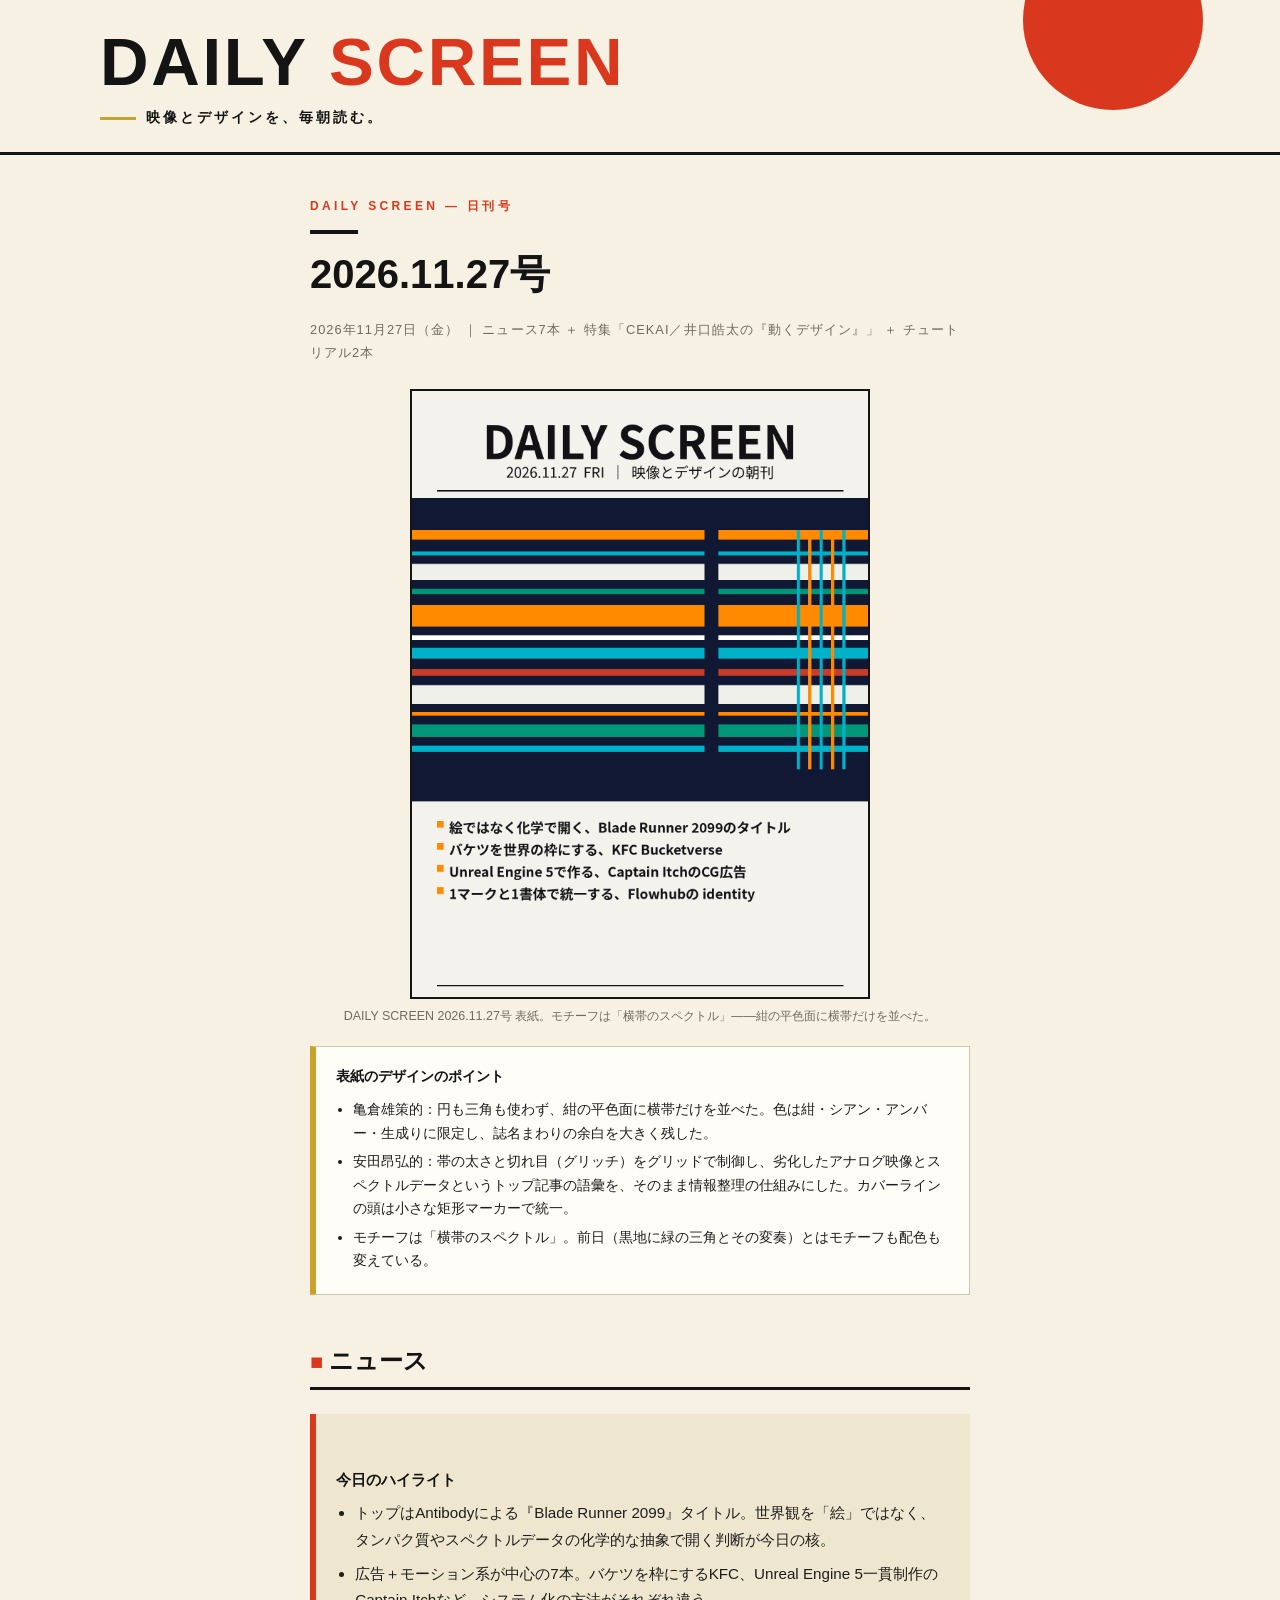
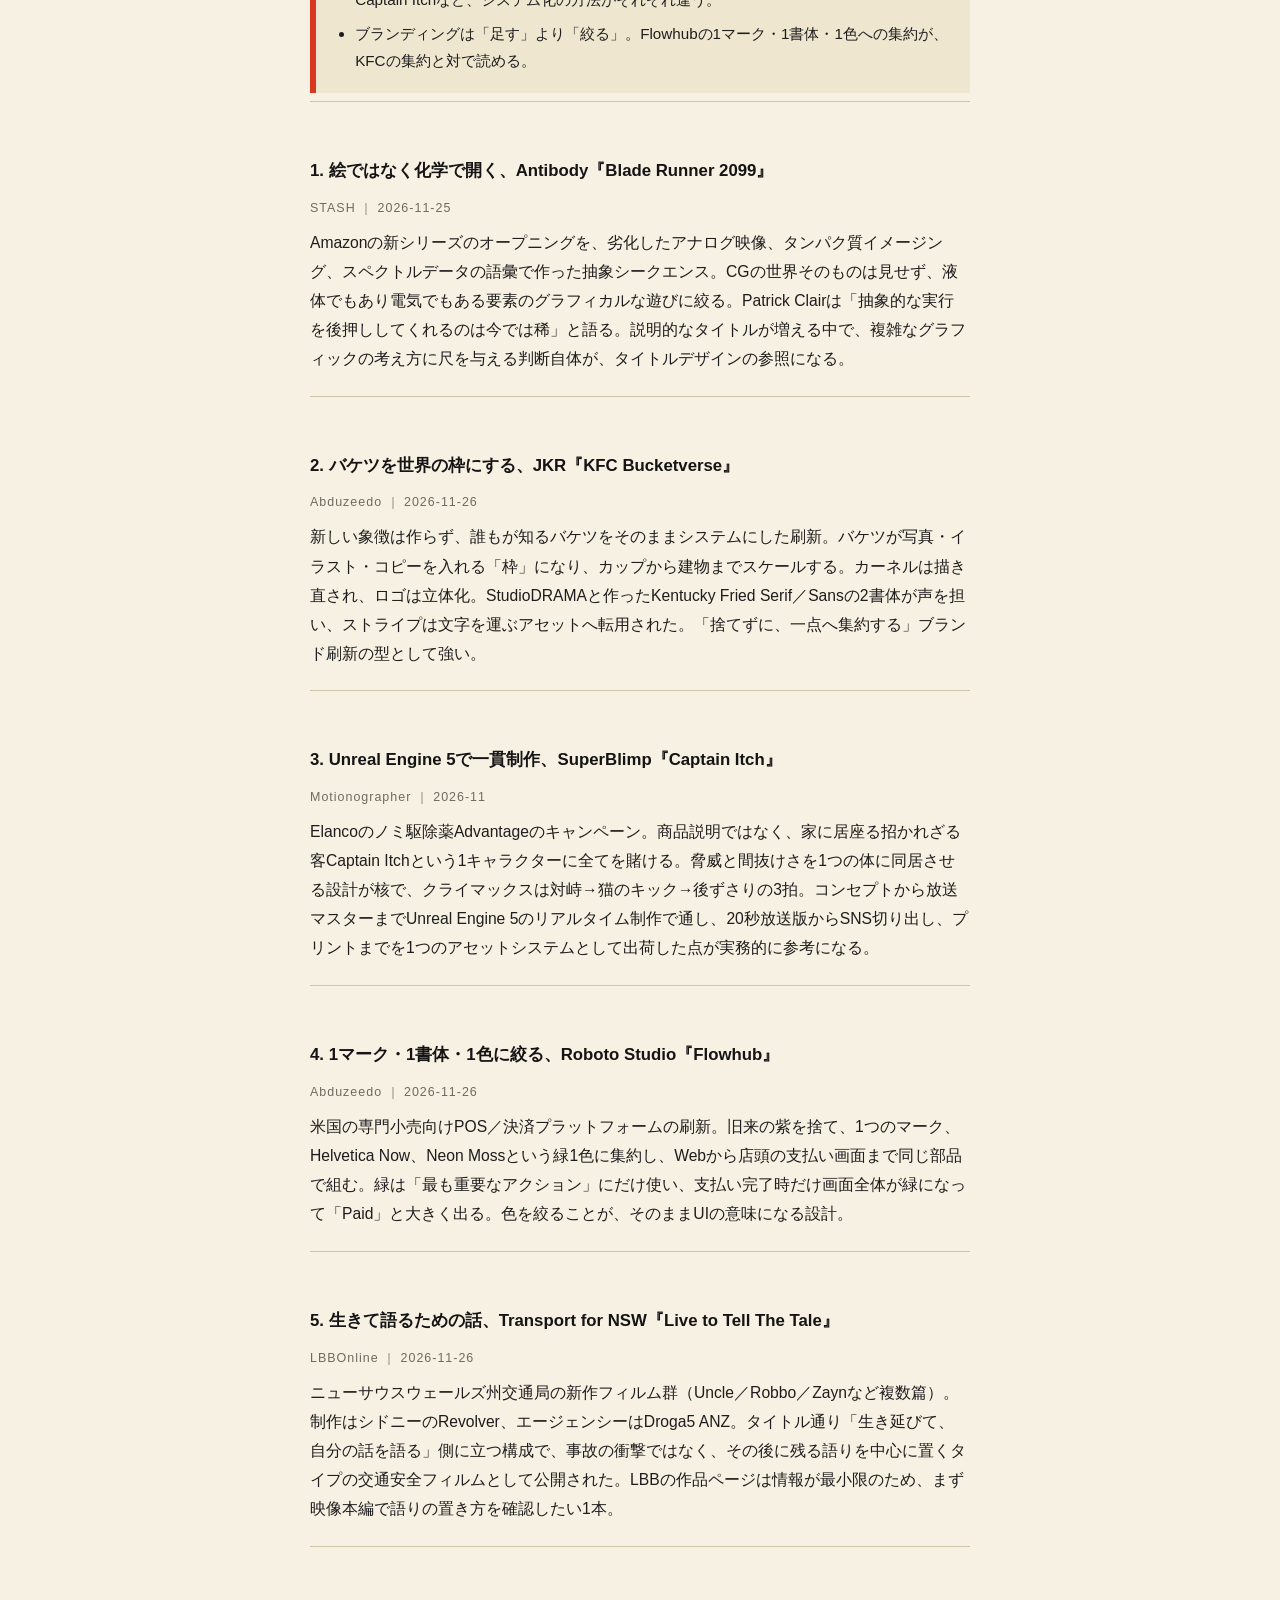
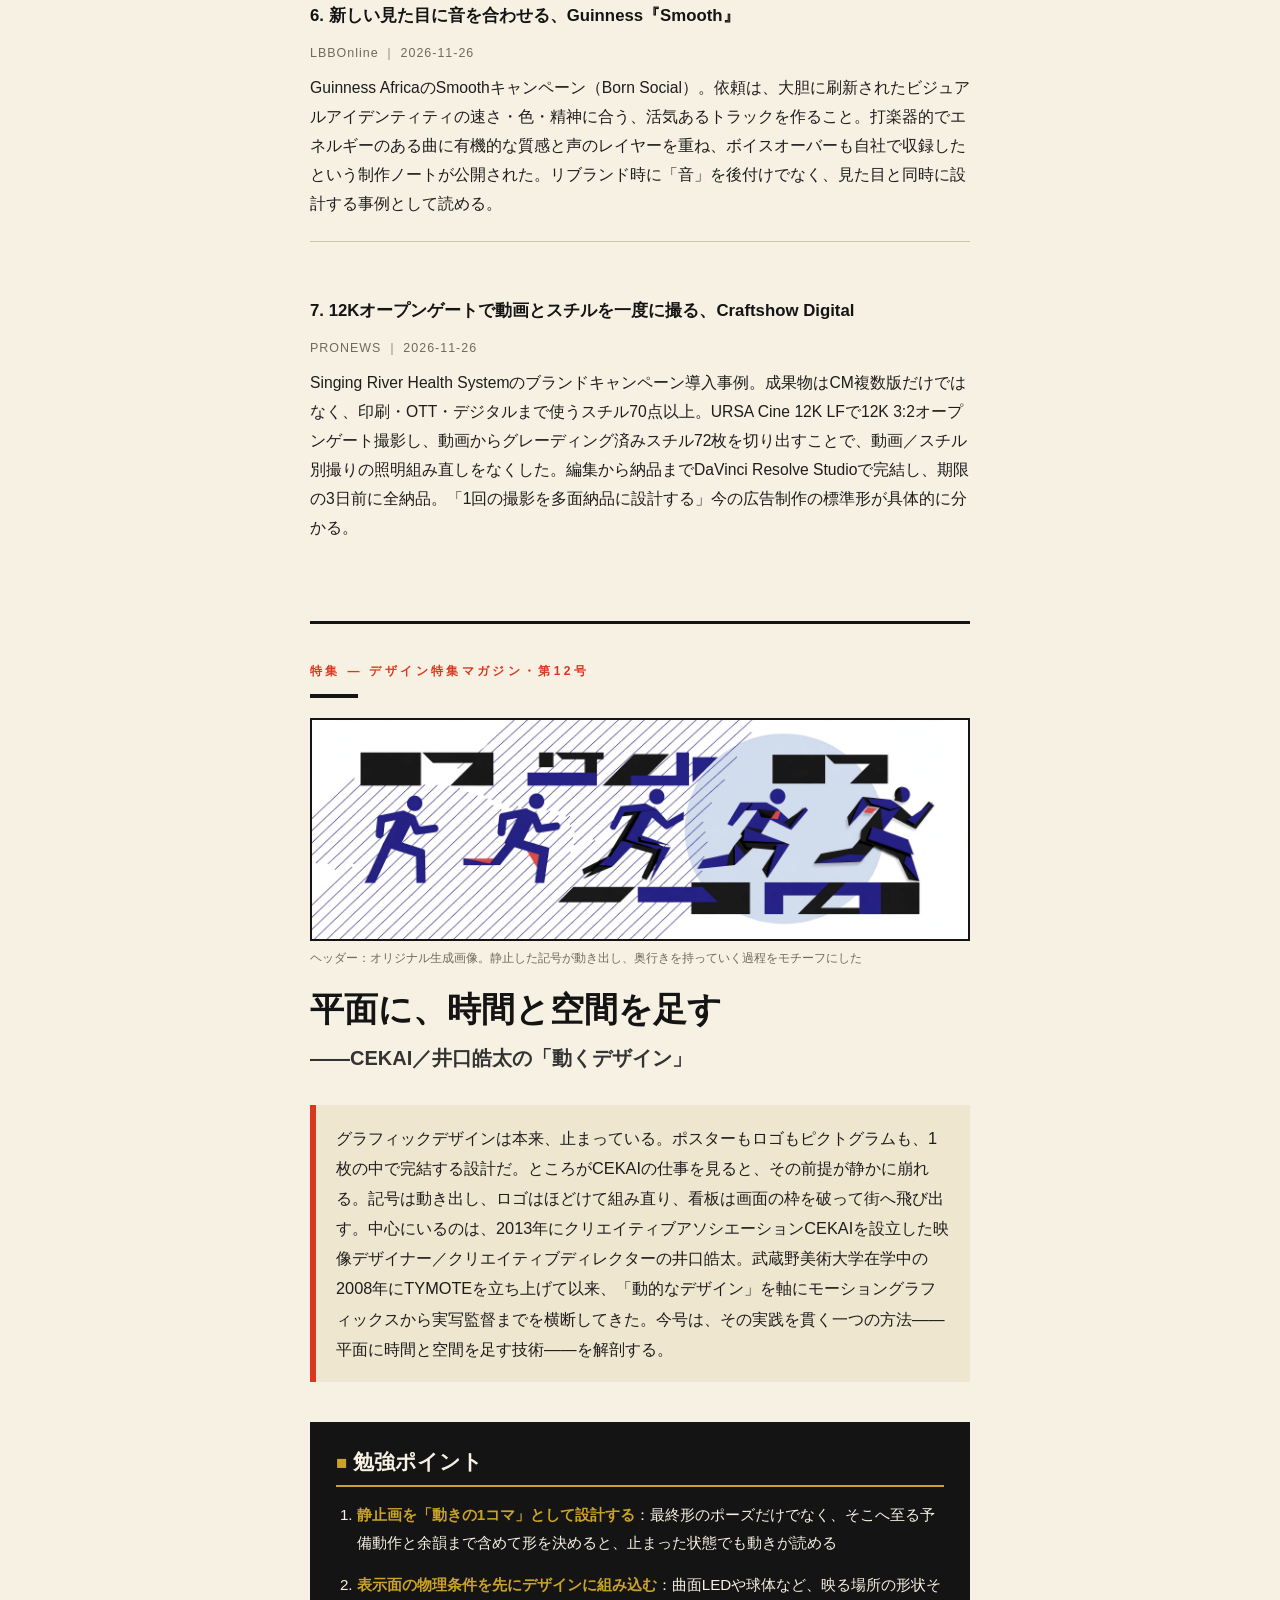
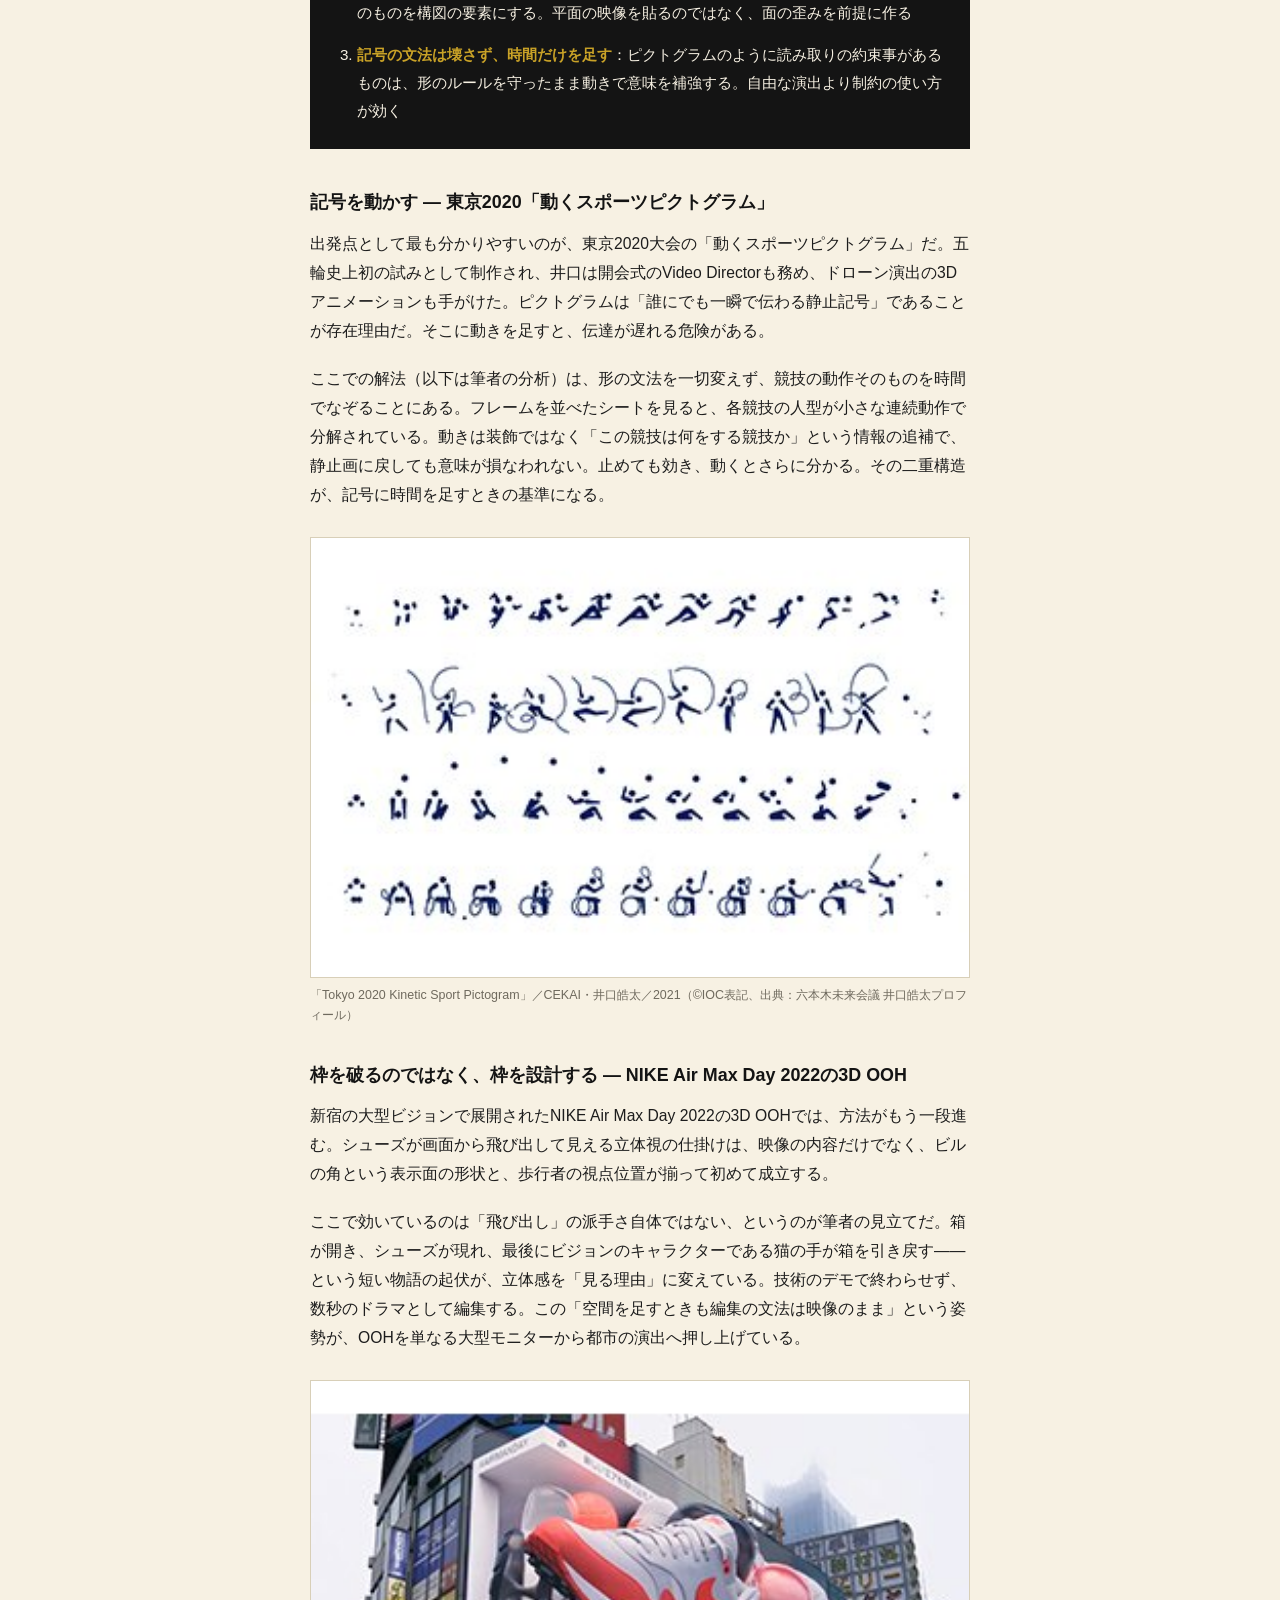
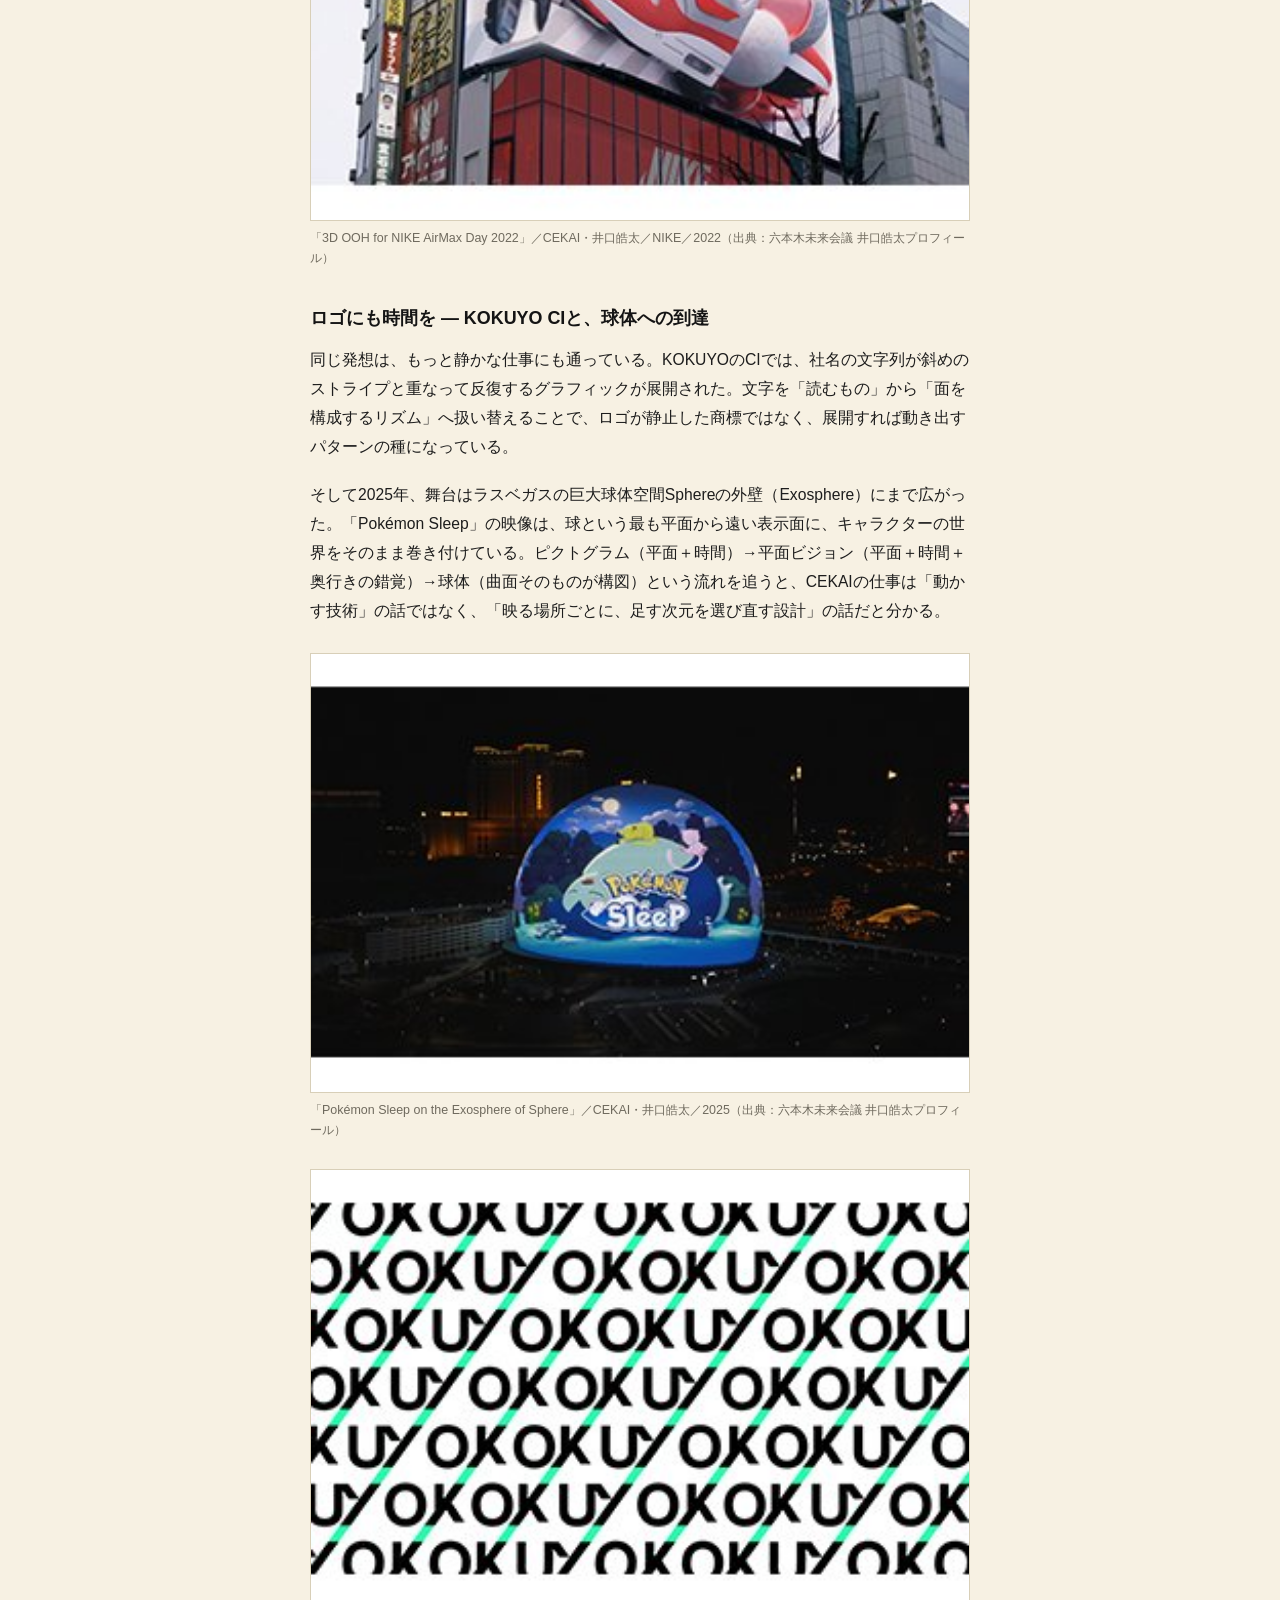
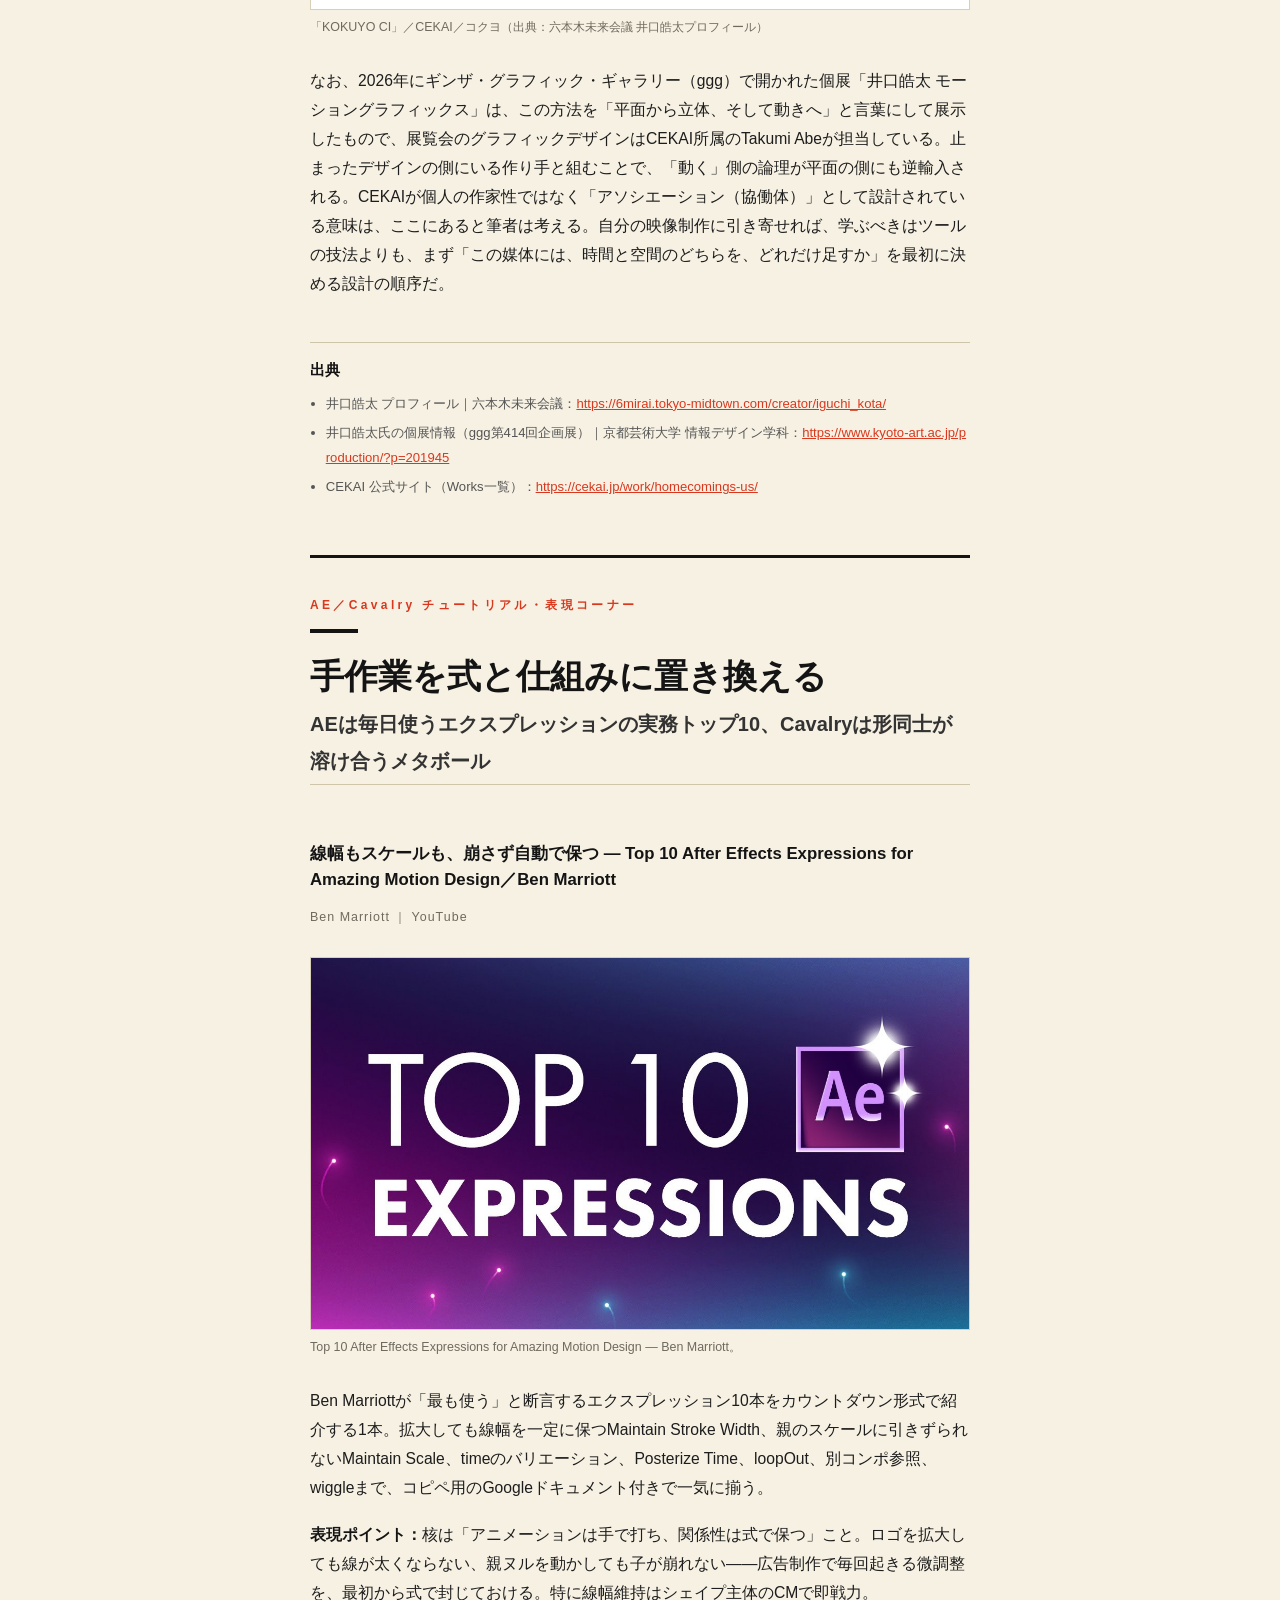
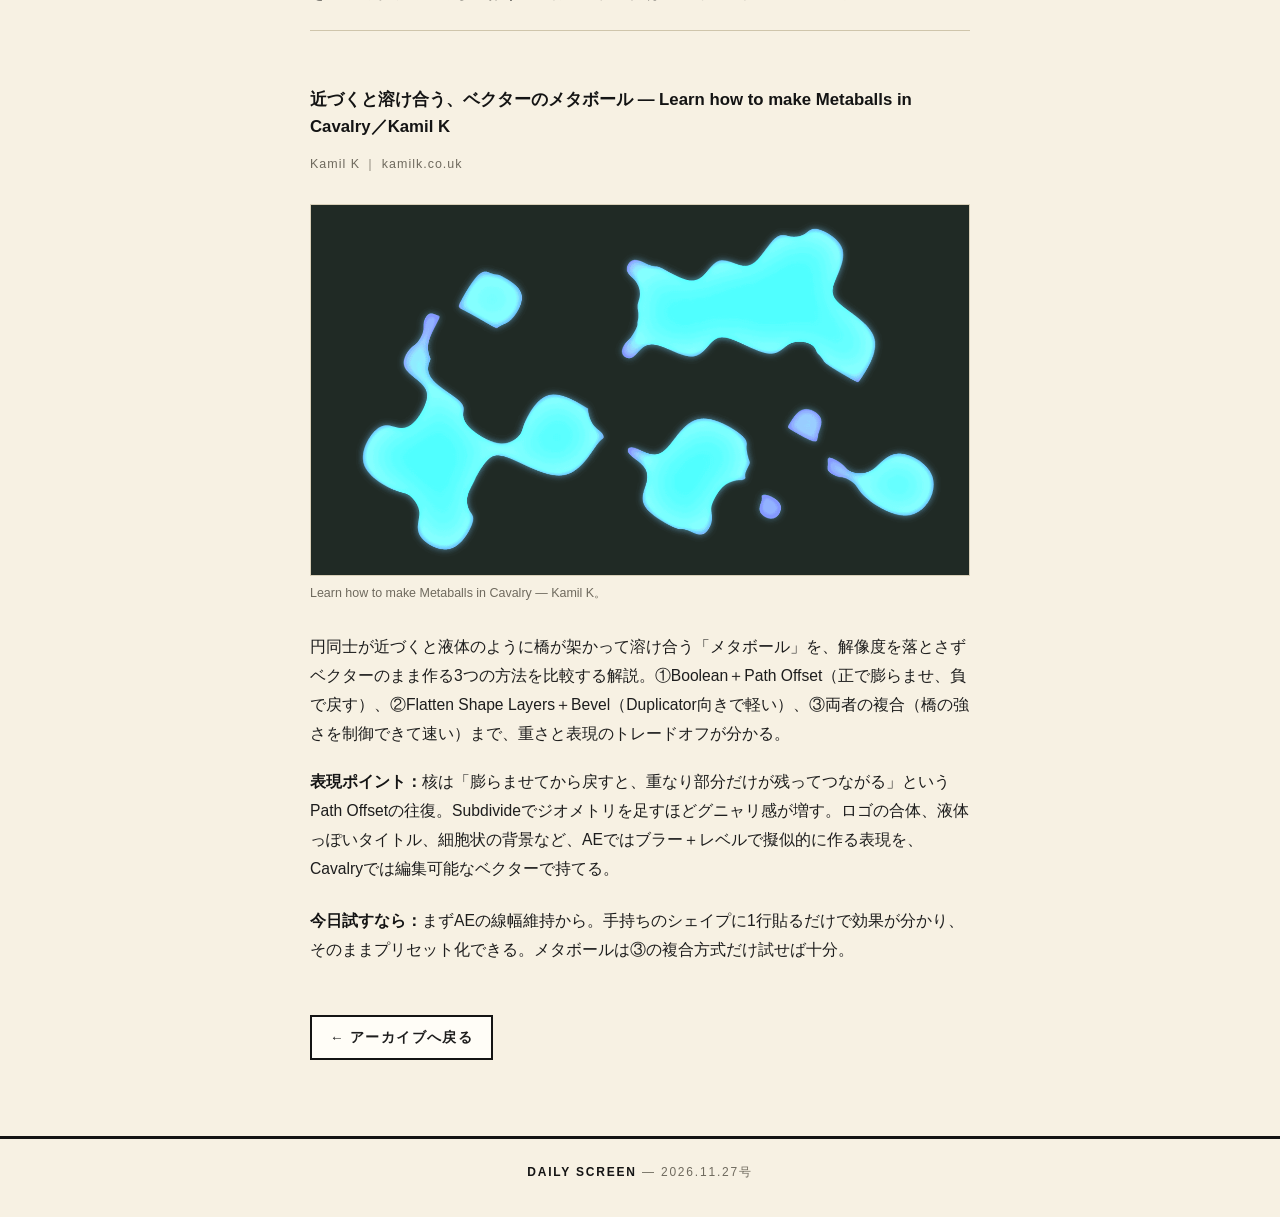
<file: issues/2026-11-27.html>
<!DOCTYPE html>
<html lang="ja">
<head>
<meta charset="UTF-8">
<meta name="viewport" content="width=device-width, initial-scale=1.0">
<title>2026.11.27号 | DAILY SCREEN</title>
<meta name="description" content="DAILY SCREEN 2026年11月27日号。ニュース7本（Antibodyによる『Blade Runner 2099』タイトルほか）と特集「平面に、時間と空間を足す ― CEKAI／井口皓太の『動くデザイン』」を収録。">
<link rel="stylesheet" href="../style.css">
</head>
<body>

<header class="site-header">
  <div class="inner">
    <a class="site-name" href="../index.html">DAILY <span>SCREEN</span></a>
    <p class="site-tagline">映像とデザインを、毎朝読む。</p>
  </div>
</header>

<main class="article-wrap">
  <div class="article-head">
    <p class="kicker">DAILY SCREEN ― 日刊号</p>
    <h1>2026.11.27号</h1>
    <p class="article-meta">2026年11月27日（金） ｜ ニュース7本 ＋ 特集「CEKAI／井口皓太の『動くデザイン』」 ＋ チュートリアル2本</p>
    <figure class="issue-cover">
      <img src="../assets/cover-2026-11-27.png" alt="DAILY SCREEN 2026.11.27号 表紙">
      <figcaption>DAILY SCREEN 2026.11.27号 表紙。モチーフは「横帯のスペクトル」——紺の平色面に横帯だけを並べた。</figcaption>
    </figure>
    <div class="cover-points">
      <h2>表紙のデザインのポイント</h2>
      <ul>
        <li>亀倉雄策的：円も三角も使わず、紺の平色面に横帯だけを並べた。色は紺・シアン・アンバー・生成りに限定し、誌名まわりの余白を大きく残した。</li>
        <li>安田昂弘的：帯の太さと切れ目（グリッチ）をグリッドで制御し、劣化したアナログ映像とスペクトルデータというトップ記事の語彙を、そのまま情報整理の仕組みにした。カバーラインの頭は小さな矩形マーカーで統一。</li>
        <li>モチーフは「横帯のスペクトル」。前日（黒地に緑の三角とその変奏）とはモチーフも配色も変えている。</li>
      </ul>
    </div>
  </div>

  <article>
    <h2 class="section-title">ニュース</h2>

    <div class="highlights">
      <h3>今日のハイライト</h3>
      <ul>
        <li>トップはAntibodyによる『Blade Runner 2099』タイトル。世界観を「絵」ではなく、タンパク質やスペクトルデータの化学的な抽象で開く判断が今日の核。</li>
        <li>広告＋モーション系が中心の7本。バケツを枠にするKFC、Unreal Engine 5一貫制作のCaptain Itchなど、システム化の方法がそれぞれ違う。</li>
        <li>ブランディングは「足す」より「絞る」。Flowhubの1マーク・1書体・1色への集約が、KFCの集約と対で読める。</li>
      </ul>
    </div>

    <div class="news-item">
      <h3><a href="https://www.stashmedia.tv/iridescent-airlock-antibody-opens-blade-runner-2099-series/">1. 絵ではなく化学で開く、Antibody『Blade Runner 2099』</a></h3>
      <p class="news-meta">STASH ｜ 2026-11-25</p>
      <p>Amazonの新シリーズのオープニングを、劣化したアナログ映像、タンパク質イメージング、スペクトルデータの語彙で作った抽象シークエンス。CGの世界そのものは見せず、液体でもあり電気でもある要素のグラフィカルな遊びに絞る。Patrick Clairは「抽象的な実行を後押ししてくれるのは今では稀」と語る。説明的なタイトルが増える中で、複雑なグラフィックの考え方に尺を与える判断自体が、タイトルデザインの参照になる。</p>
    </div>

    <div class="news-item">
      <h3><a href="https://abduzeedo.com/jkr-unveils-kfc-bucketverse-branding">2. バケツを世界の枠にする、JKR『KFC Bucketverse』</a></h3>
      <p class="news-meta">Abduzeedo ｜ 2026-11-26</p>
      <p>新しい象徴は作らず、誰もが知るバケツをそのままシステムにした刷新。バケツが写真・イラスト・コピーを入れる「枠」になり、カップから建物までスケールする。カーネルは描き直され、ロゴは立体化。StudioDRAMAと作ったKentucky Fried Serif／Sansの2書体が声を担い、ストライプは文字を運ぶアセットへ転用された。「捨てずに、一点へ集約する」ブランド刷新の型として強い。</p>
    </div>

    <div class="news-item">
      <h3><a href="https://motionographer.com/quickie/superblimp-captain-itch/">3. Unreal Engine 5で一貫制作、SuperBlimp『Captain Itch』</a></h3>
      <p class="news-meta">Motionographer ｜ 2026-11</p>
      <p>Elancoのノミ駆除薬Advantageのキャンペーン。商品説明ではなく、家に居座る招かれざる客Captain Itchという1キャラクターに全てを賭ける。脅威と間抜けさを1つの体に同居させる設計が核で、クライマックスは対峙→猫のキック→後ずさりの3拍。コンセプトから放送マスターまでUnreal Engine 5のリアルタイム制作で通し、20秒放送版からSNS切り出し、プリントまでを1つのアセットシステムとして出荷した点が実務的に参考になる。</p>
    </div>

    <div class="news-item">
      <h3><a href="https://abduzeedo.com/roboto-studio-unveils-flowhub-brand-identity">4. 1マーク・1書体・1色に絞る、Roboto Studio『Flowhub』</a></h3>
      <p class="news-meta">Abduzeedo ｜ 2026-11-26</p>
      <p>米国の専門小売向けPOS／決済プラットフォームの刷新。旧来の紫を捨て、1つのマーク、Helvetica Now、Neon Mossという緑1色に集約し、Webから店頭の支払い画面まで同じ部品で組む。緑は「最も重要なアクション」にだけ使い、支払い完了時だけ画面全体が緑になって「Paid」と大きく出る。色を絞ることが、そのままUIの意味になる設計。</p>
    </div>

    <div class="news-item">
      <h3><a href="https://lbbonline.com/work/188346?edition=australia-new-zealand">5. 生きて語るための話、Transport for NSW『Live to Tell The Tale』</a></h3>
      <p class="news-meta">LBBOnline ｜ 2026-11-26</p>
      <p>ニューサウスウェールズ州交通局の新作フィルム群（Uncle／Robbo／Zaynなど複数篇）。制作はシドニーのRevolver、エージェンシーはDroga5 ANZ。タイトル通り「生き延びて、自分の話を語る」側に立つ構成で、事故の衝撃ではなく、その後に残る語りを中心に置くタイプの交通安全フィルムとして公開された。LBBの作品ページは情報が最小限のため、まず映像本編で語りの置き方を確認したい1本。</p>
    </div>

    <div class="news-item">
      <h3><a href="https://lbbonline.com/work/188385">6. 新しい見た目に音を合わせる、Guinness『Smooth』</a></h3>
      <p class="news-meta">LBBOnline ｜ 2026-11-26</p>
      <p>Guinness AfricaのSmoothキャンペーン（Born Social）。依頼は、大胆に刷新されたビジュアルアイデンティティの速さ・色・精神に合う、活気あるトラックを作ること。打楽器的でエネルギーのある曲に有機的な質感と声のレイヤーを重ね、ボイスオーバーも自社で収録したという制作ノートが公開された。リブランド時に「音」を後付けでなく、見た目と同時に設計する事例として読める。</p>
    </div>

    <div class="news-item">
      <h3><a href="https://jp.pronews.com/news/202611260900803093.html">7. 12Kオープンゲートで動画とスチルを一度に撮る、Craftshow Digital</a></h3>
      <p class="news-meta">PRONEWS ｜ 2026-11-26</p>
      <p>Singing River Health Systemのブランドキャンペーン導入事例。成果物はCM複数版だけではなく、印刷・OTT・デジタルまで使うスチル70点以上。URSA Cine 12K LFで12K 3:2オープンゲート撮影し、動画からグレーディング済みスチル72枚を切り出すことで、動画／スチル別撮りの照明組み直しをなくした。編集から納品までDaVinci Resolve Studioで完結し、期限の3日前に全納品。「1回の撮影を多面納品に設計する」今の広告制作の標準形が具体的に分かる。</p>
    </div>

    <section class="feature">
      <p class="kicker">特集 ― デザイン特集マガジン・第12号</p>
      <figure class="hero">
        <img src="../assets/cekai-header.webp" alt="特集ヘッダー：静止した記号が動き出し、奥行きを持っていく過程をモチーフにしたオリジナル生成画像">
        <figcaption>ヘッダー：オリジナル生成画像。静止した記号が動き出し、奥行きを持っていく過程をモチーフにした</figcaption>
      </figure>
      <h2 class="feature-title">平面に、時間と空間を足す</h2>
      <p class="feature-subtitle">――CEKAI／井口皓太の「動くデザイン」</p>

      <p class="lead">グラフィックデザインは本来、止まっている。ポスターもロゴもピクトグラムも、1枚の中で完結する設計だ。ところがCEKAIの仕事を見ると、その前提が静かに崩れる。記号は動き出し、ロゴはほどけて組み直り、看板は画面の枠を破って街へ飛び出す。中心にいるのは、2013年にクリエイティブアソシエーションCEKAIを設立した映像デザイナー／クリエイティブディレクターの井口皓太。武蔵野美術大学在学中の2008年にTYMOTEを立ち上げて以来、「動的なデザイン」を軸にモーショングラフィックスから実写監督までを横断してきた。今号は、その実践を貫く一つの方法――平面に時間と空間を足す技術――を解剖する。</p>

      <div class="study">
        <h2>勉強ポイント</h2>
        <ol>
          <li><strong>静止画を「動きの1コマ」として設計する</strong>：最終形のポーズだけでなく、そこへ至る予備動作と余韻まで含めて形を決めると、止まった状態でも動きが読める</li>
          <li><strong>表示面の物理条件を先にデザインに組み込む</strong>：曲面LEDや球体など、映る場所の形状そのものを構図の要素にする。平面の映像を貼るのではなく、面の歪みを前提に作る</li>
          <li><strong>記号の文法は壊さず、時間だけを足す</strong>：ピクトグラムのように読み取りの約束事があるものは、形のルールを守ったまま動きで意味を補強する。自由な演出より制約の使い方が効く</li>
        </ol>
      </div>

      <h3>記号を動かす ― 東京2020「動くスポーツピクトグラム」</h3>
      <p>出発点として最も分かりやすいのが、東京2020大会の「動くスポーツピクトグラム」だ。五輪史上初の試みとして制作され、井口は開会式のVideo Directorも務め、ドローン演出の3Dアニメーションも手がけた。ピクトグラムは「誰にでも一瞬で伝わる静止記号」であることが存在理由だ。そこに動きを足すと、伝達が遅れる危険がある。</p>
      <p>ここでの解法（以下は筆者の分析）は、形の文法を一切変えず、競技の動作そのものを時間でなぞることにある。フレームを並べたシートを見ると、各競技の人型が小さな連続動作で分解されている。動きは装飾ではなく「この競技は何をする競技か」という情報の追補で、静止画に戻しても意味が損なわれない。止めても効き、動くとさらに分かる。その二重構造が、記号に時間を足すときの基準になる。</p>

      <figure>
        <img src="../assets/cekai-kinetic-pictogram.jpg" alt="東京2020 動くスポーツピクトグラム">
        <figcaption>「Tokyo 2020 Kinetic Sport Pictogram」／CEKAI・井口皓太／2021（©IOC表記、出典：六本木未来会議 井口皓太プロフィール）</figcaption>
      </figure>

      <h3>枠を破るのではなく、枠を設計する ― NIKE Air Max Day 2022の3D OOH</h3>
      <p>新宿の大型ビジョンで展開されたNIKE Air Max Day 2022の3D OOHでは、方法がもう一段進む。シューズが画面から飛び出して見える立体視の仕掛けは、映像の内容だけでなく、ビルの角という表示面の形状と、歩行者の視点位置が揃って初めて成立する。</p>
      <p>ここで効いているのは「飛び出し」の派手さ自体ではない、というのが筆者の見立てだ。箱が開き、シューズが現れ、最後にビジョンのキャラクターである猫の手が箱を引き戻す――という短い物語の起伏が、立体感を「見る理由」に変えている。技術のデモで終わらせず、数秒のドラマとして編集する。この「空間を足すときも編集の文法は映像のまま」という姿勢が、OOHを単なる大型モニターから都市の演出へ押し上げている。</p>

      <figure>
        <img src="../assets/cekai-nike-airmax-3dooh.jpg" alt="NIKE Air Max Day 2022 3D OOH">
        <figcaption>「3D OOH for NIKE AirMax Day 2022」／CEKAI・井口皓太／NIKE／2022（出典：六本木未来会議 井口皓太プロフィール）</figcaption>
      </figure>

      <h3>ロゴにも時間を ― KOKUYO CIと、球体への到達</h3>
      <p>同じ発想は、もっと静かな仕事にも通っている。KOKUYOのCIでは、社名の文字列が斜めのストライプと重なって反復するグラフィックが展開された。文字を「読むもの」から「面を構成するリズム」へ扱い替えることで、ロゴが静止した商標ではなく、展開すれば動き出すパターンの種になっている。</p>
      <p>そして2025年、舞台はラスベガスの巨大球体空間Sphereの外壁（Exosphere）にまで広がった。「Pokémon Sleep」の映像は、球という最も平面から遠い表示面に、キャラクターの世界をそのまま巻き付けている。ピクトグラム（平面＋時間）→平面ビジョン（平面＋時間＋奥行きの錯覚）→球体（曲面そのものが構図）という流れを追うと、CEKAIの仕事は「動かす技術」の話ではなく、「映る場所ごとに、足す次元を選び直す設計」の話だと分かる。</p>

      <figure>
        <img src="../assets/cekai-pokemon-sphere.jpg" alt="Pokémon Sleep、Sphere外壁での展開">
        <figcaption>「Pokémon Sleep on the Exosphere of Sphere」／CEKAI・井口皓太／2025（出典：六本木未来会議 井口皓太プロフィール）</figcaption>
      </figure>

      <figure>
        <img src="../assets/cekai-kokuyo-ci.jpg" alt="KOKUYO CIのグラフィック展開">
        <figcaption>「KOKUYO CI」／CEKAI／コクヨ（出典：六本木未来会議 井口皓太プロフィール）</figcaption>
      </figure>

      <p>なお、2026年にギンザ・グラフィック・ギャラリー（ggg）で開かれた個展「井口皓太 モーショングラフィックス」は、この方法を「平面から立体、そして動きへ」と言葉にして展示したもので、展覧会のグラフィックデザインはCEKAI所属のTakumi Abeが担当している。止まったデザインの側にいる作り手と組むことで、「動く」側の論理が平面の側にも逆輸入される。CEKAIが個人の作家性ではなく「アソシエーション（協働体）」として設計されている意味は、ここにあると筆者は考える。自分の映像制作に引き寄せれば、学ぶべきはツールの技法よりも、まず「この媒体には、時間と空間のどちらを、どれだけ足すか」を最初に決める設計の順序だ。</p>

      <div class="sources">
        <h2>出典</h2>
        <ul>
          <li>井口皓太 プロフィール｜六本木未来会議：<a href="https://6mirai.tokyo-midtown.com/creator/iguchi_kota/">https://6mirai.tokyo-midtown.com/creator/iguchi_kota/</a></li>
          <li>井口皓太氏の個展情報（ggg第414回企画展）｜京都芸術大学 情報デザイン学科：<a href="https://www.kyoto-art.ac.jp/production/?p=201945">https://www.kyoto-art.ac.jp/production/?p=201945</a></li>
          <li>CEKAI 公式サイト（Works一覧）：<a href="https://cekai.jp/work/homecomings-us/">https://cekai.jp/work/homecomings-us/</a></li>
        </ul>
      </div>
    </section>

    <section class="feature">
      <p class="kicker">AE／Cavalry チュートリアル・表現コーナー</p>
      <h2 class="feature-title">手作業を式と仕組みに置き換える</h2>
      <p class="feature-subtitle">AEは毎日使うエクスプレッションの実務トップ10、Cavalryは形同士が溶け合うメタボール</p>

      <div class="news-item">
        <h3><a href="https://www.youtube.com/watch?v=rsW4fwscwKI">線幅もスケールも、崩さず自動で保つ ― Top 10 After Effects Expressions for Amazing Motion Design／Ben Marriott</a></h3>
        <p class="news-meta">Ben Marriott ｜ YouTube</p>
        <figure>
          <img src="../assets/ae-top10-expressions.jpg" alt="Top 10 After Effects Expressions for Amazing Motion Design — Ben Marriott サムネイル">
          <figcaption>Top 10 After Effects Expressions for Amazing Motion Design — Ben Marriott。</figcaption>
        </figure>
        <p>Ben Marriottが「最も使う」と断言するエクスプレッション10本をカウントダウン形式で紹介する1本。拡大しても線幅を一定に保つMaintain Stroke Width、親のスケールに引きずられないMaintain Scale、timeのバリエーション、Posterize Time、loopOut、別コンポ参照、wiggleまで、コピペ用のGoogleドキュメント付きで一気に揃う。</p>
        <p><strong>表現ポイント：</strong>核は「アニメーションは手で打ち、関係性は式で保つ」こと。ロゴを拡大しても線が太くならない、親ヌルを動かしても子が崩れない——広告制作で毎回起きる微調整を、最初から式で封じておける。特に線幅維持はシェイプ主体のCMで即戦力。</p>
      </div>

      <div class="news-item">
        <h3><a href="https://www.kamilk.co.uk/2026/01/learn-how-to-make-metaballs-in-cavalry/">近づくと溶け合う、ベクターのメタボール ― Learn how to make Metaballs in Cavalry／Kamil K</a></h3>
        <p class="news-meta">Kamil K ｜ kamilk.co.uk</p>
        <figure>
          <img src="../assets/cavalry-metaballs.png" alt="Learn how to make Metaballs in Cavalry — Kamil K サムネイル">
          <figcaption>Learn how to make Metaballs in Cavalry — Kamil K。</figcaption>
        </figure>
        <p>円同士が近づくと液体のように橋が架かって溶け合う「メタボール」を、解像度を落とさずベクターのまま作る3つの方法を比較する解説。①Boolean＋Path Offset（正で膨らませ、負で戻す）、②Flatten Shape Layers＋Bevel（Duplicator向きで軽い）、③両者の複合（橋の強さを制御できて速い）まで、重さと表現のトレードオフが分かる。</p>
        <p><strong>表現ポイント：</strong>核は「膨らませてから戻すと、重なり部分だけが残ってつながる」というPath Offsetの往復。Subdivideでジオメトリを足すほどグニャリ感が増す。ロゴの合体、液体っぽいタイトル、細胞状の背景など、AEではブラー＋レベルで擬似的に作る表現を、Cavalryでは編集可能なベクターで持てる。</p>
      </div>

      <p><strong>今日試すなら：</strong>まずAEの線幅維持から。手持ちのシェイプに1行貼るだけで効果が分かり、そのままプリセット化できる。メタボールは③の複合方式だけ試せば十分。</p>
    </section>

    <a class="back" href="../index.html">← アーカイブへ戻る</a>
  </article>
</main>

<footer class="site-footer"><b>DAILY SCREEN</b> — 2026.11.27号</footer>
</body>
</html>
</file>
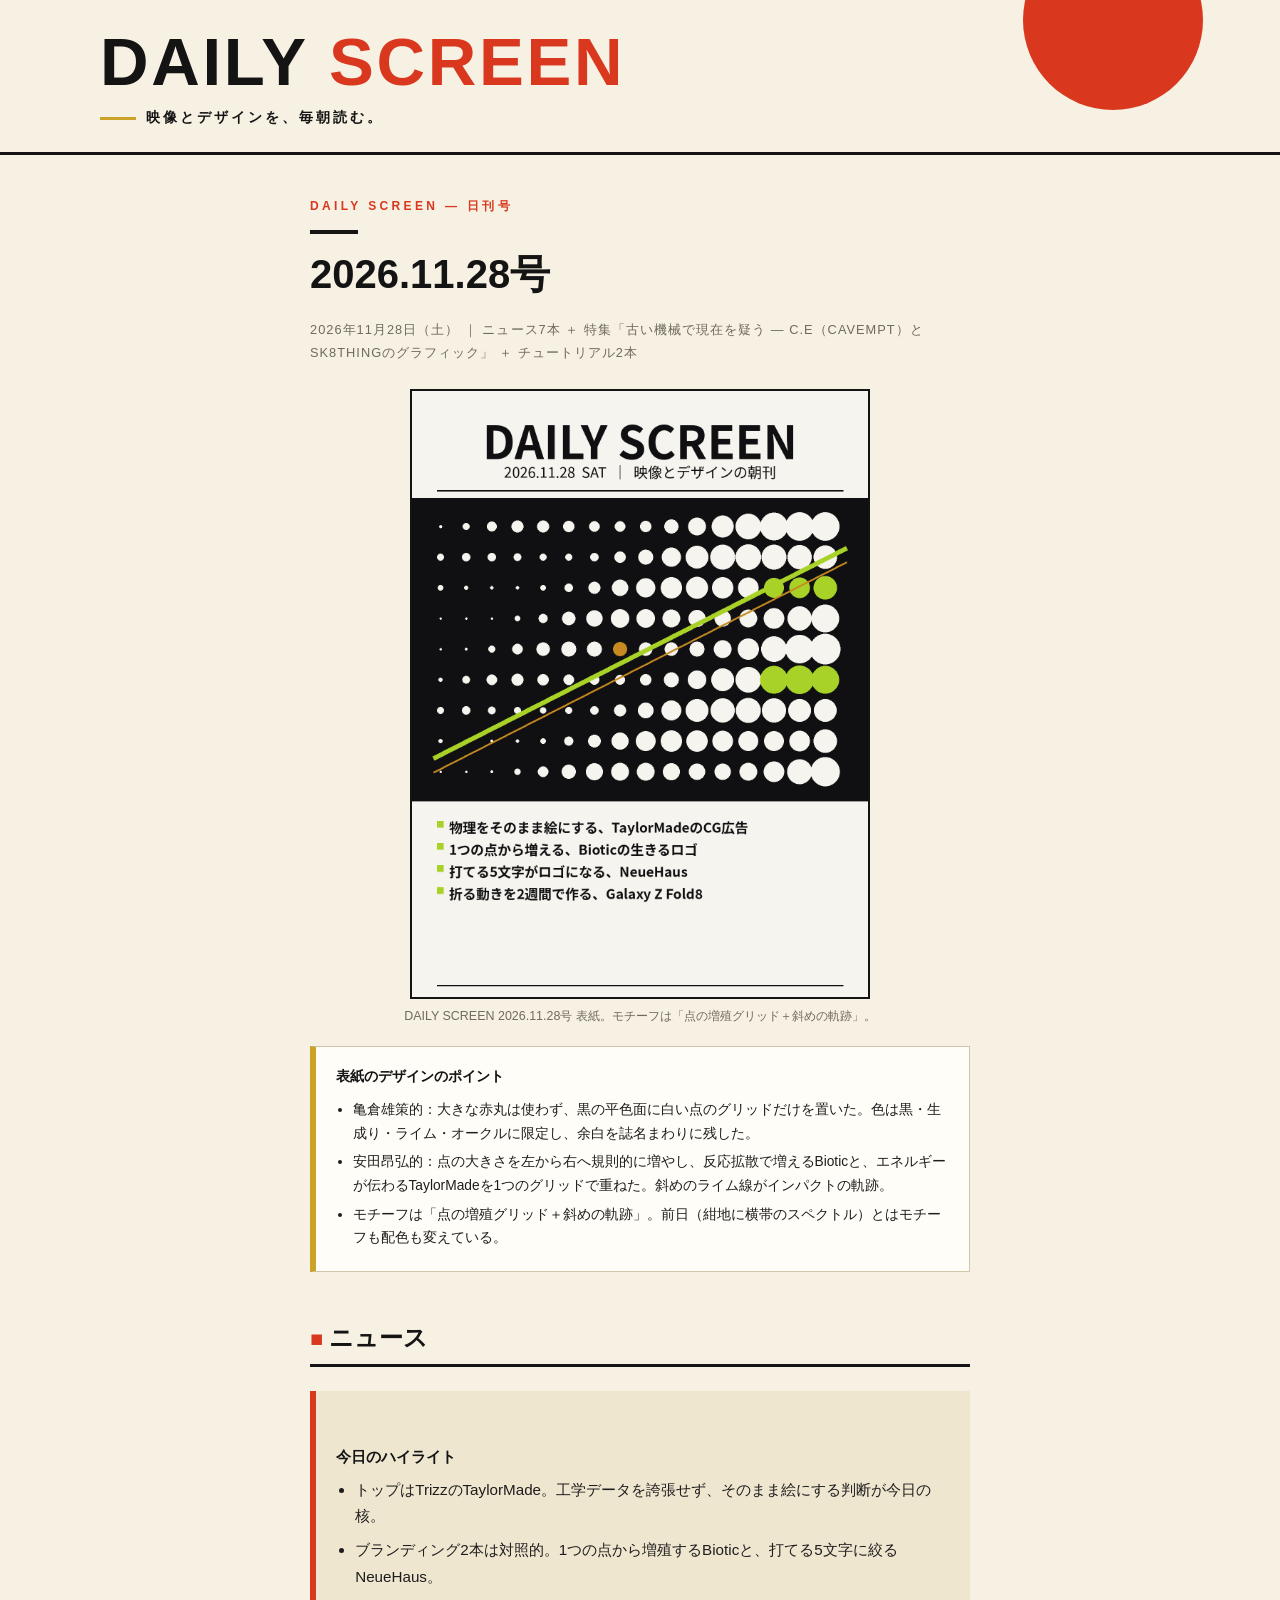
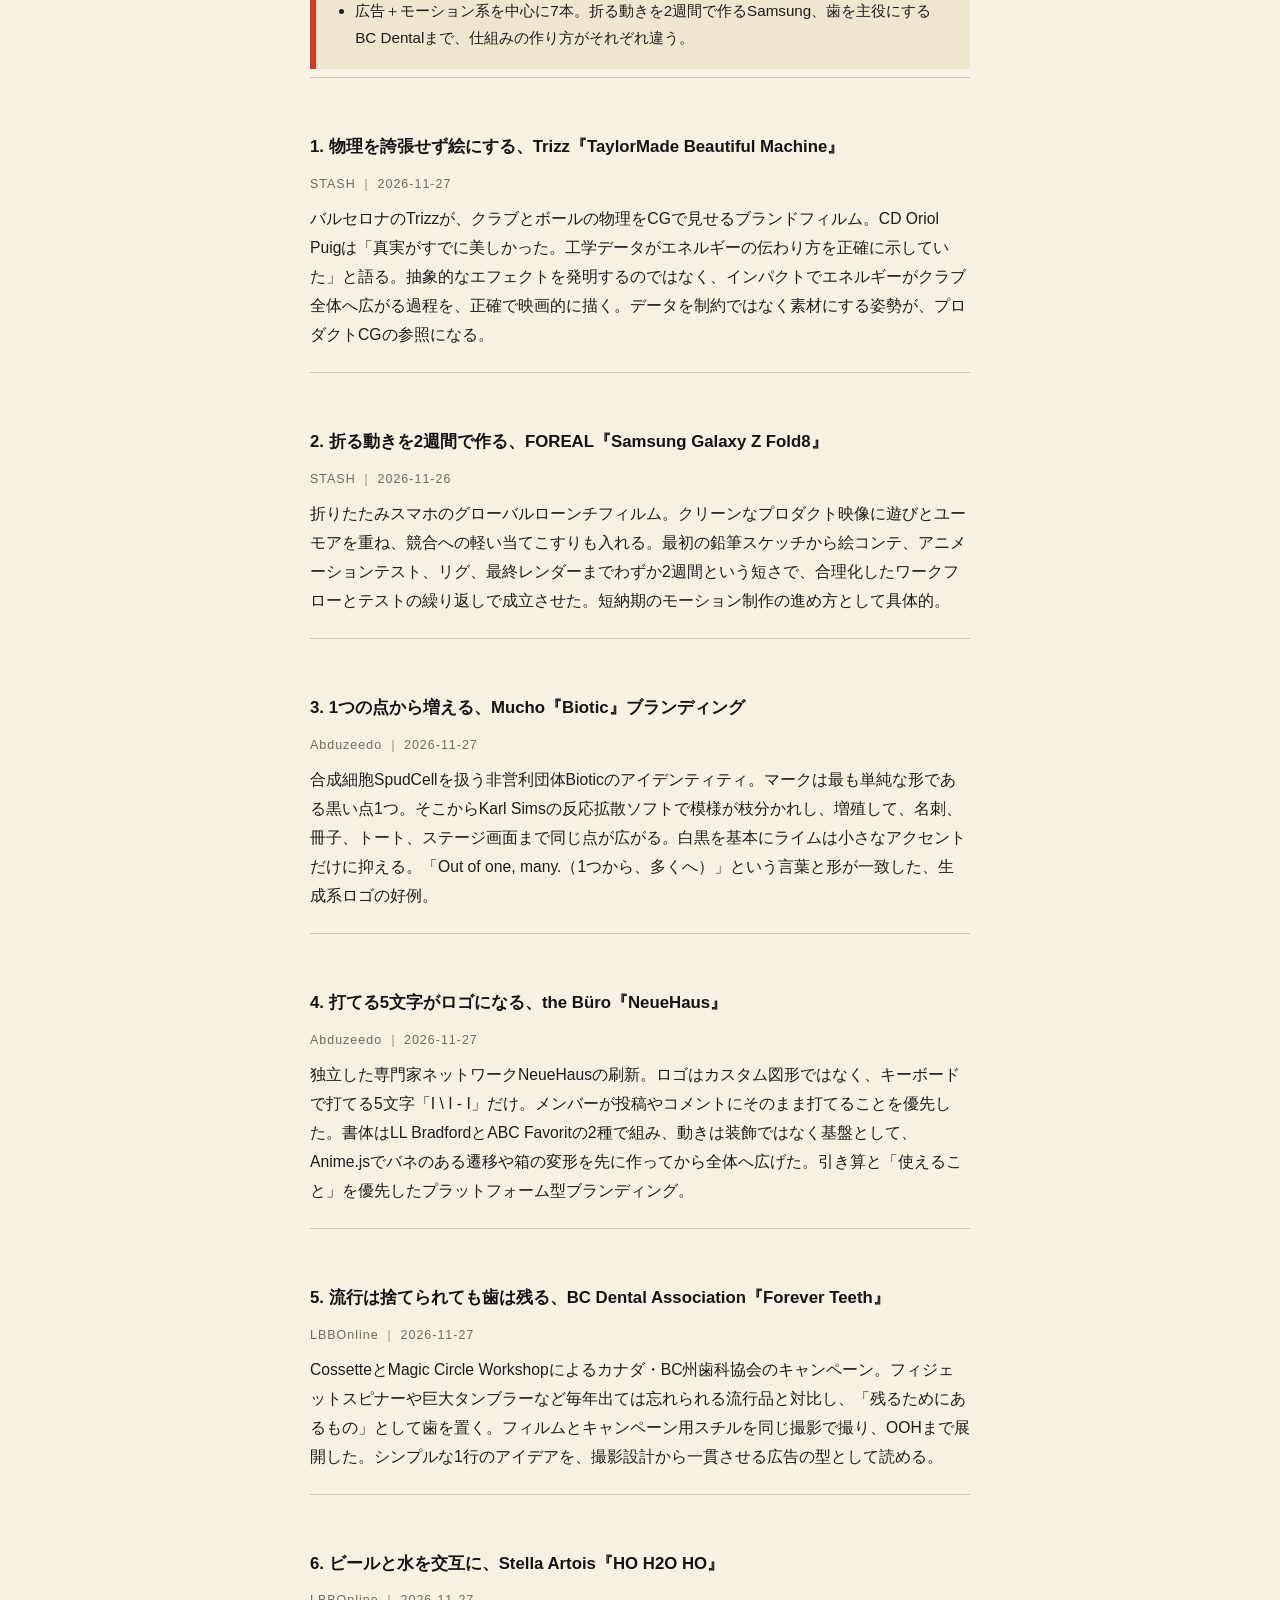
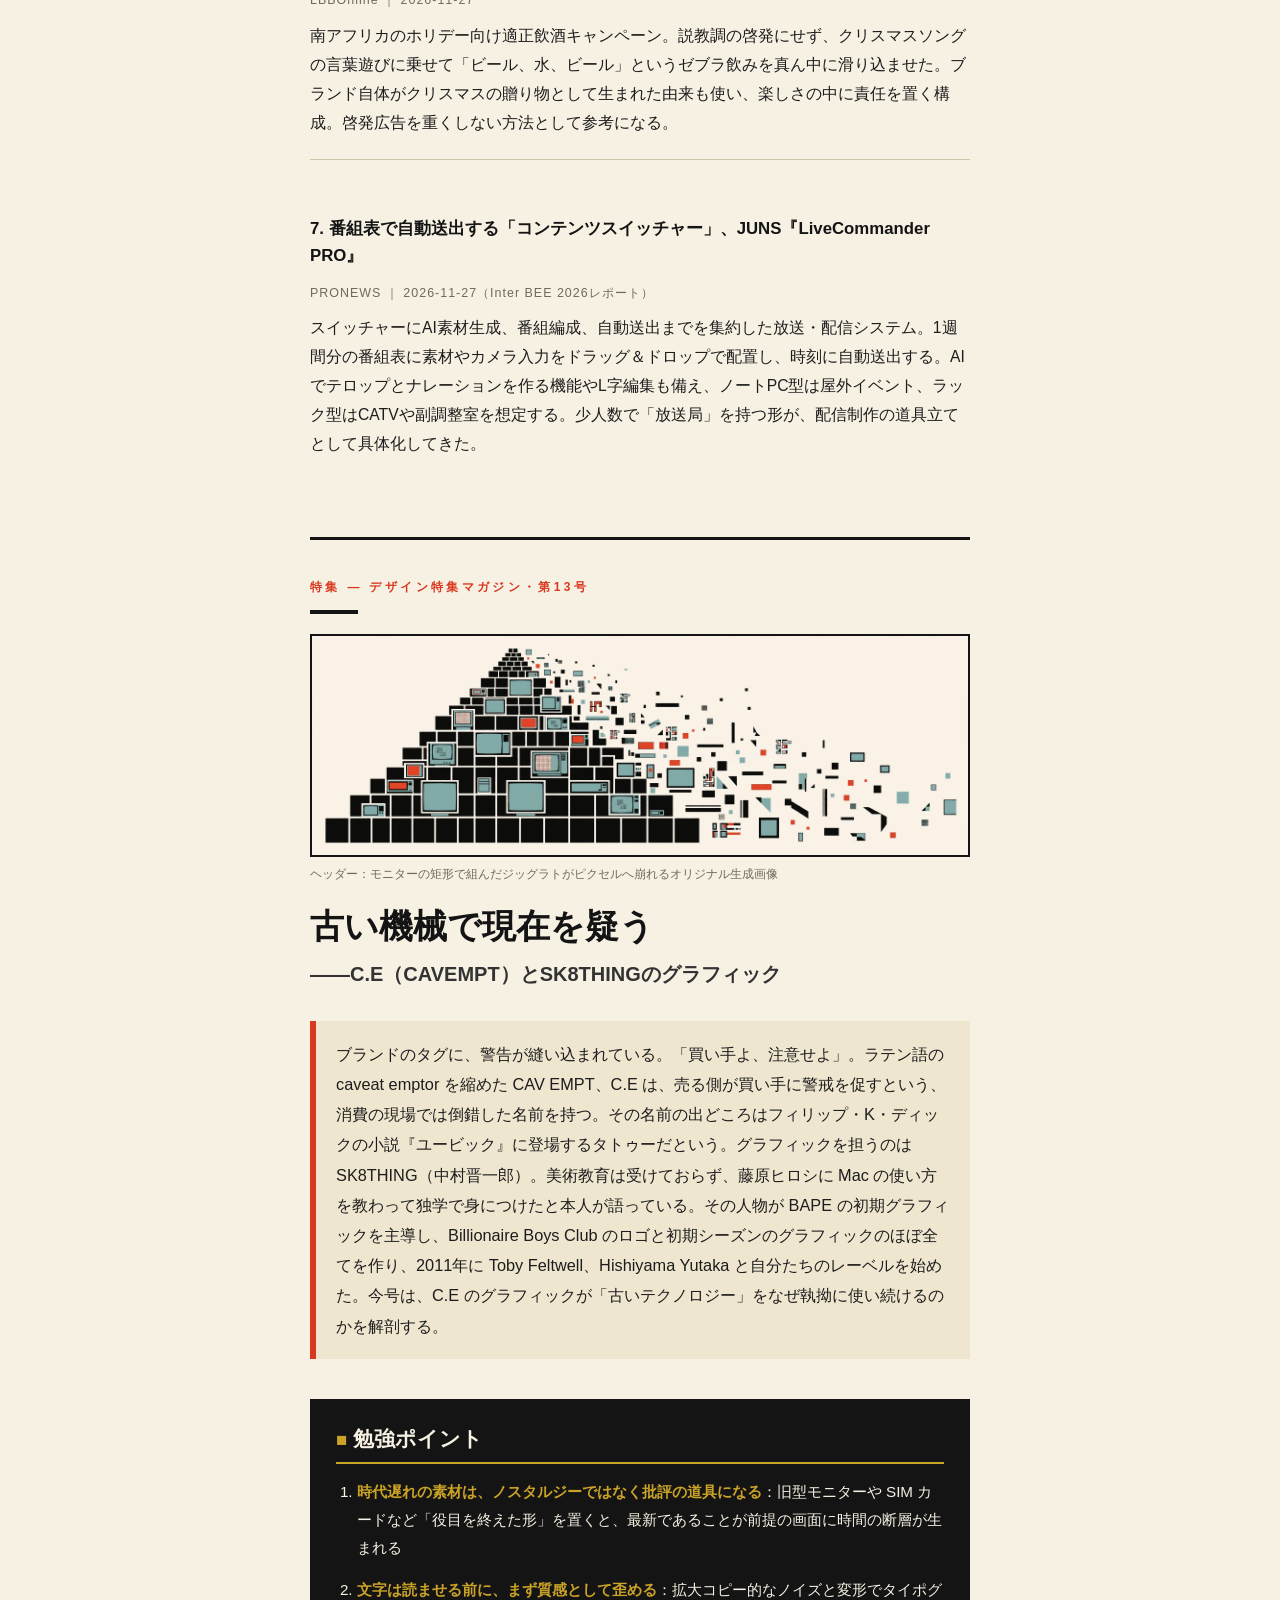
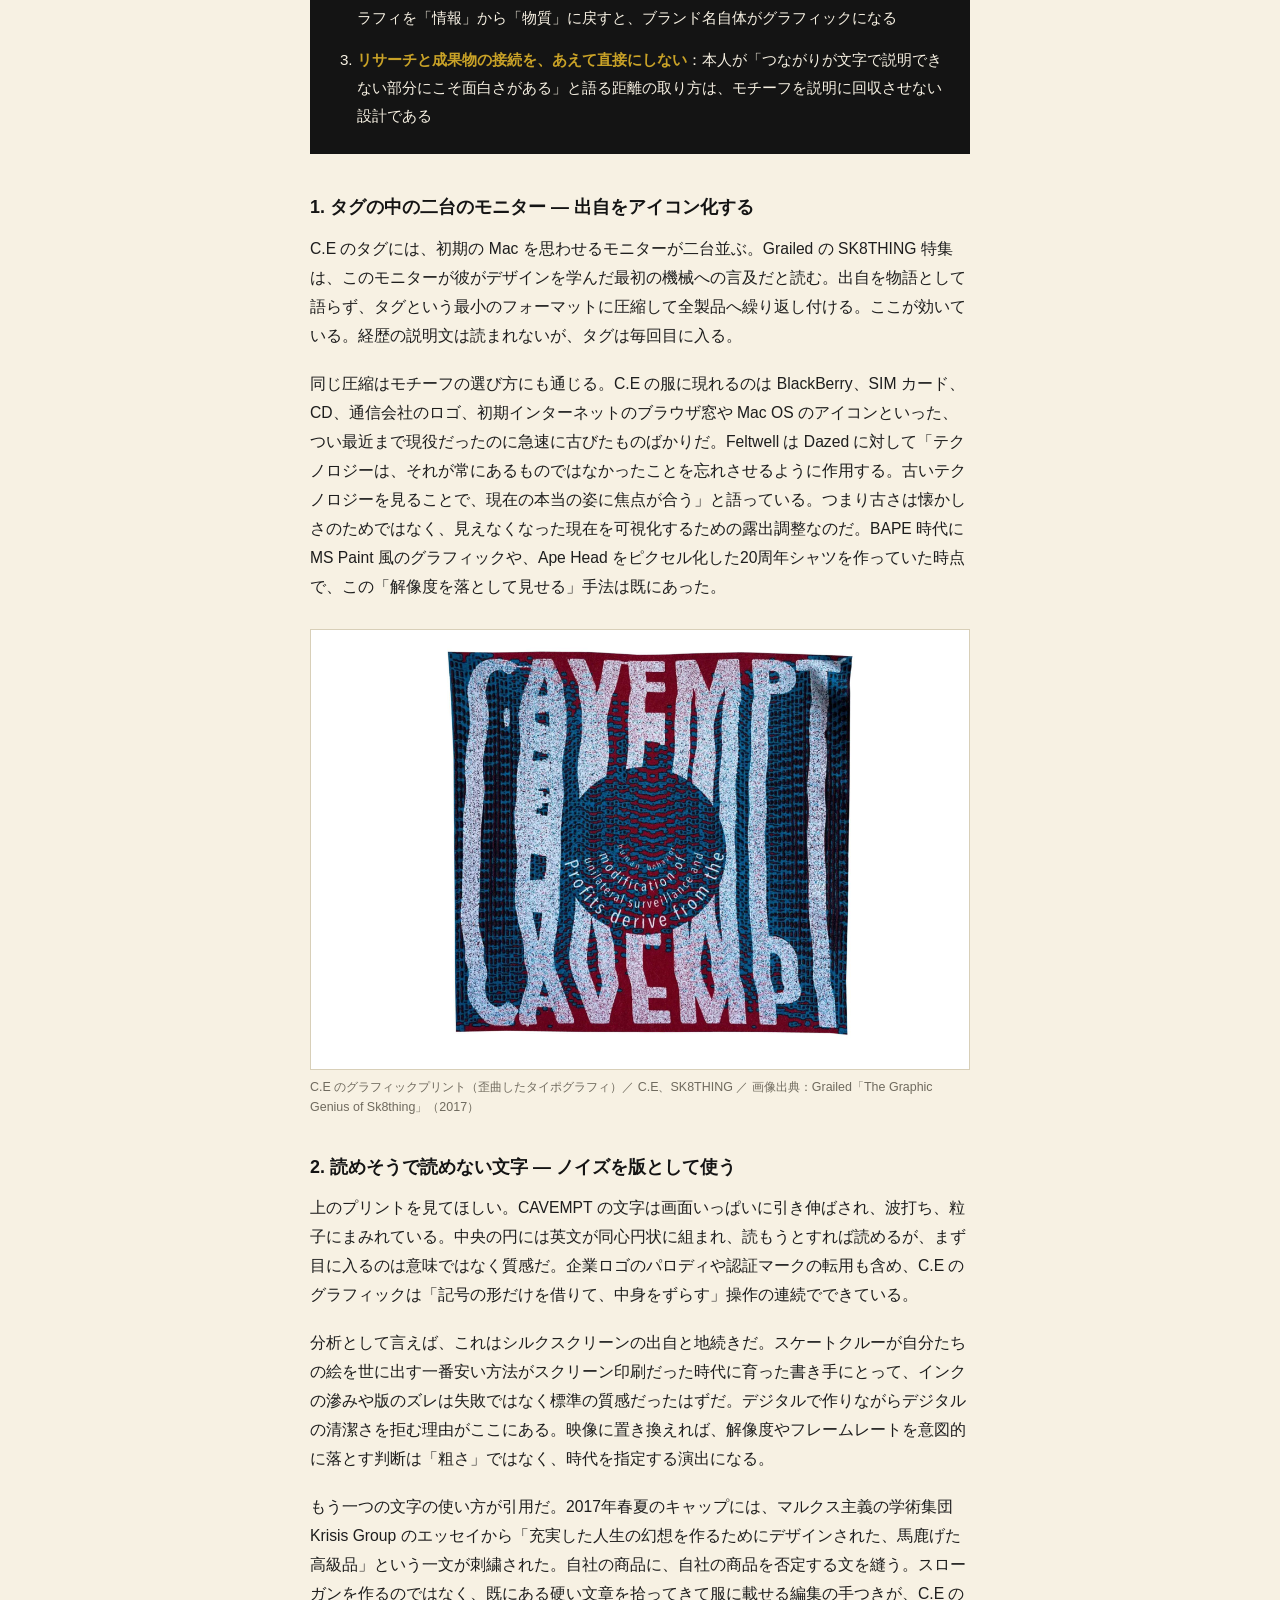
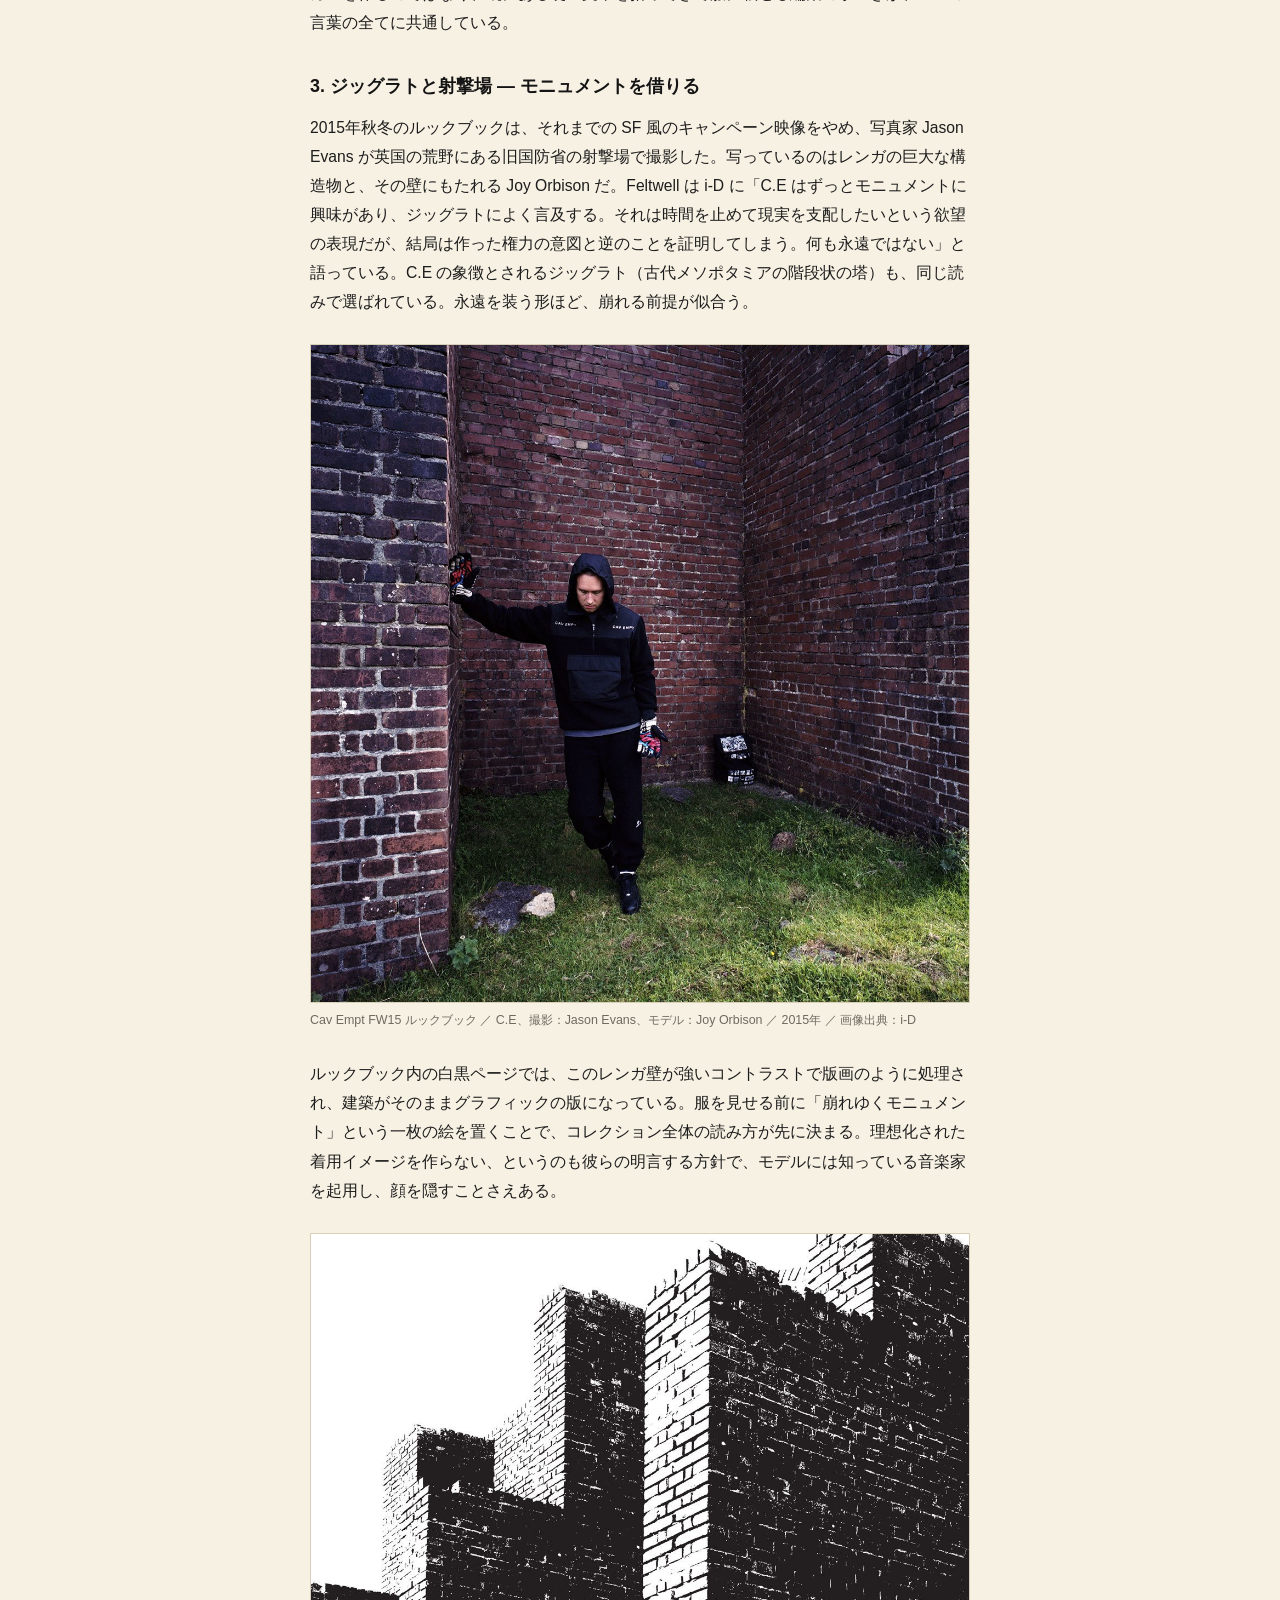
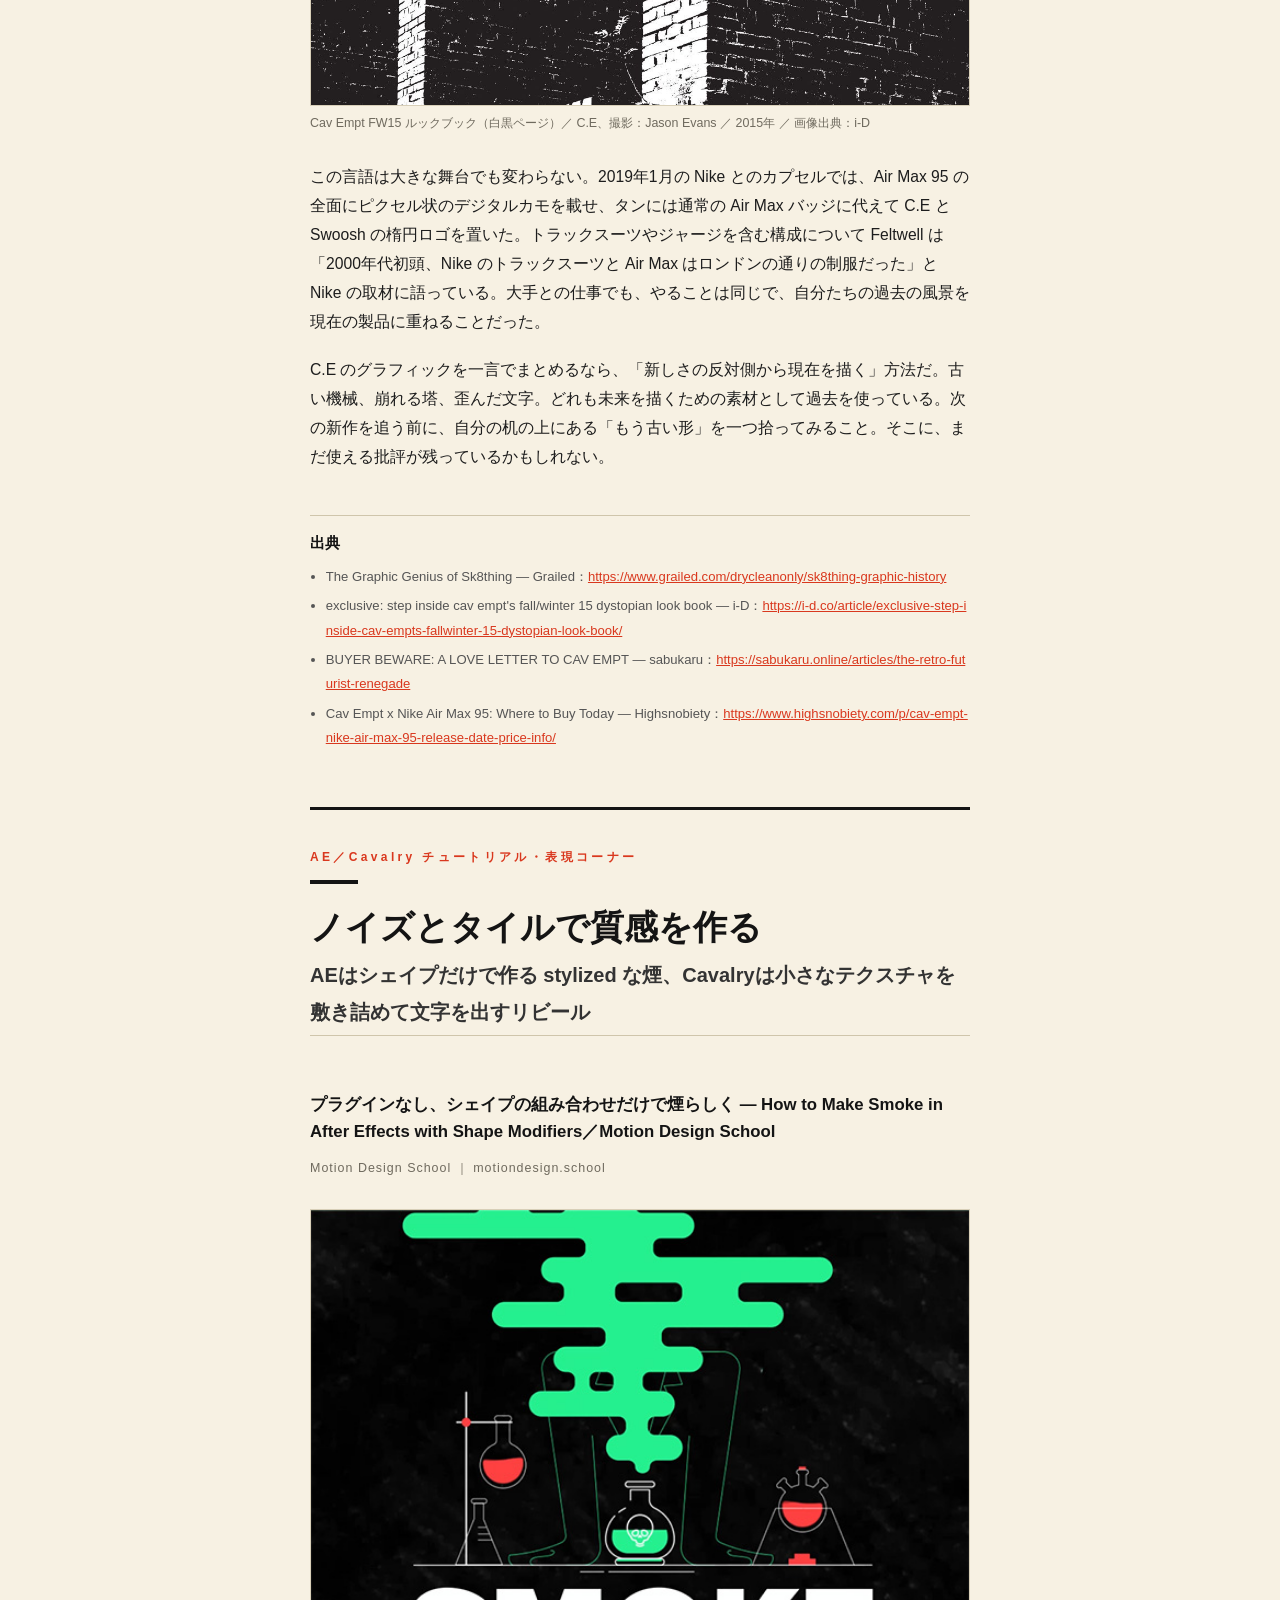
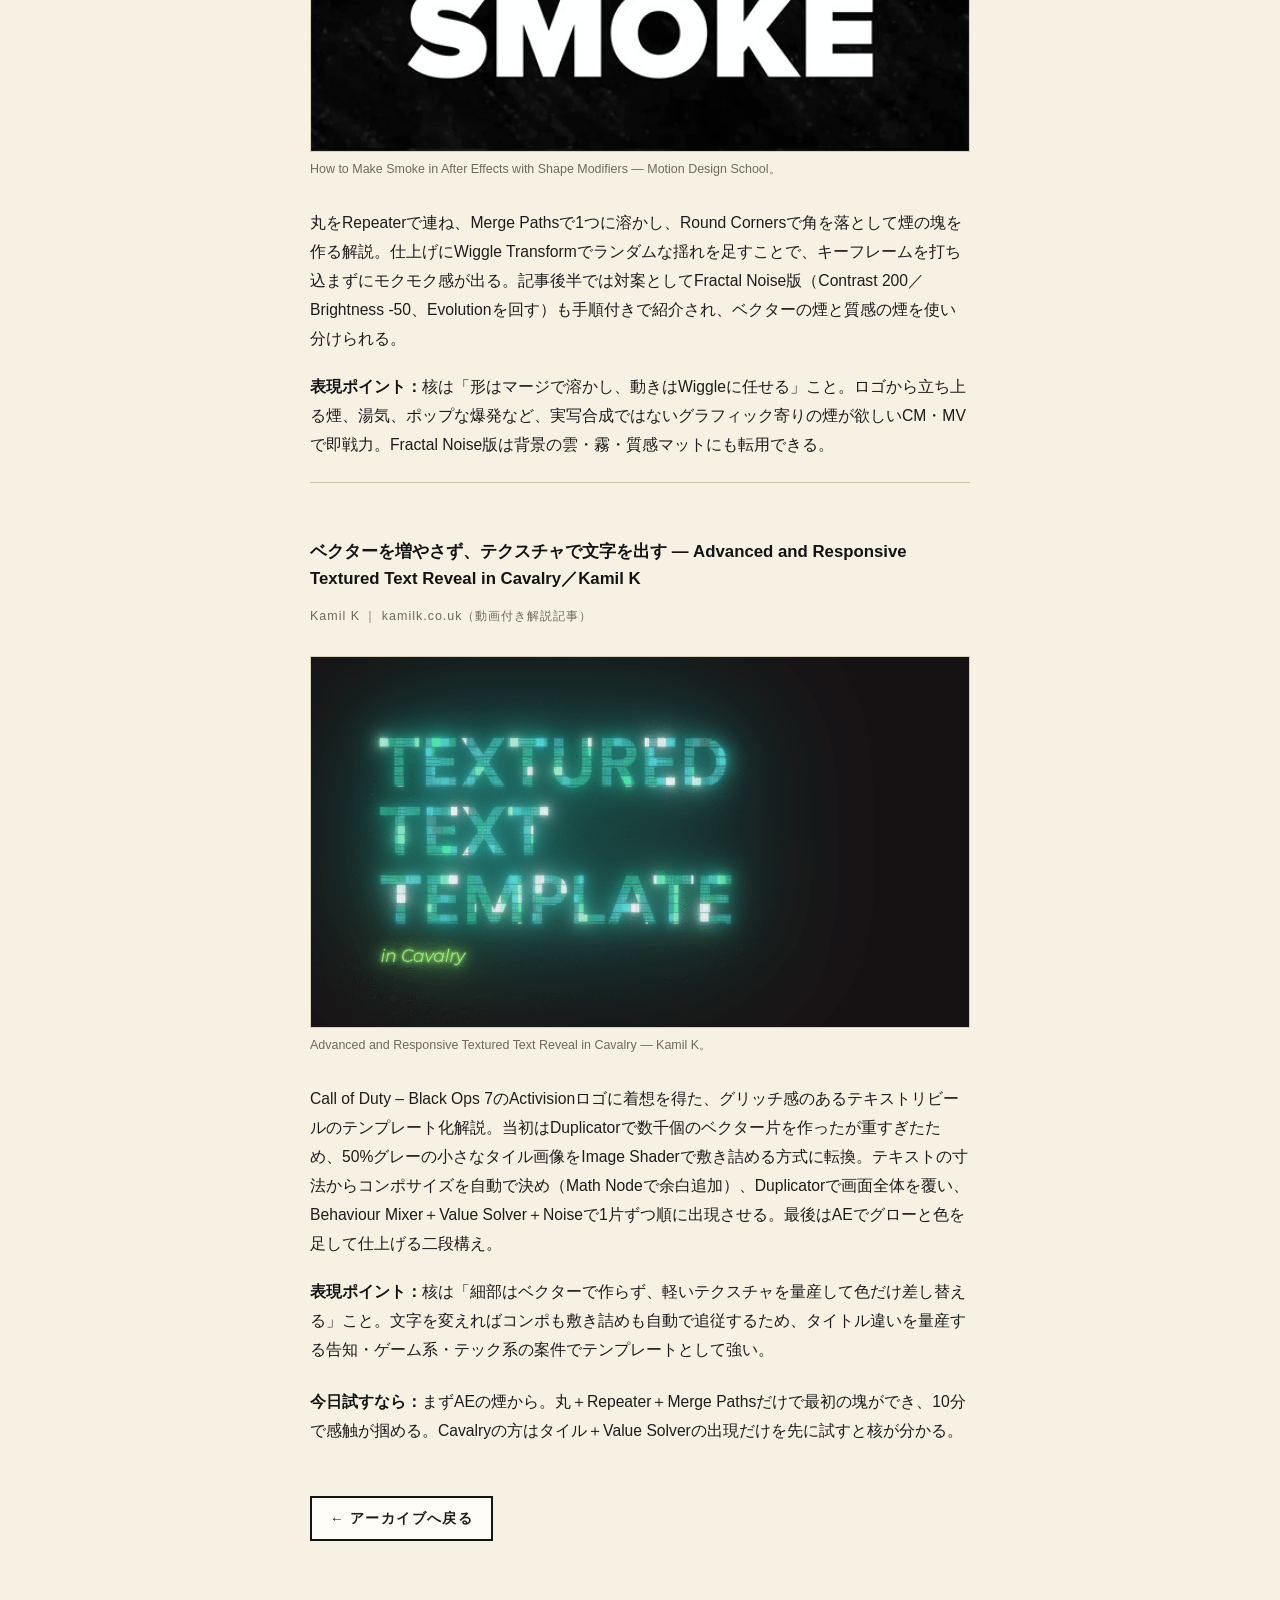
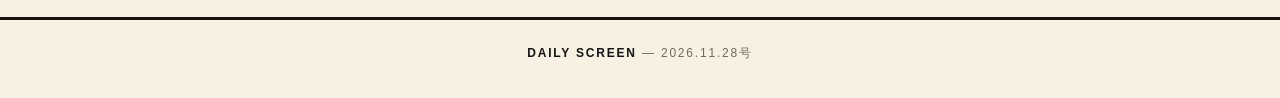
<file: issues/2026-11-28.html>
<!DOCTYPE html>
<html lang="ja">
<head>
<meta charset="UTF-8">
<meta name="viewport" content="width=device-width, initial-scale=1.0">
<title>2026.11.28号 | DAILY SCREEN</title>
<meta name="description" content="DAILY SCREEN 2026年11月28日号。ニュース7本（Trizz『TaylorMade Beautiful Machine』ほか）と特集「古い機械で現在を疑う ― C.E（CAVEMPT）とSK8THINGのグラフィック」を収録。">
<link rel="stylesheet" href="../style.css">
</head>
<body>

<header class="site-header">
  <div class="inner">
    <a class="site-name" href="../index.html">DAILY <span>SCREEN</span></a>
    <p class="site-tagline">映像とデザインを、毎朝読む。</p>
  </div>
</header>

<main class="article-wrap">
  <div class="article-head">
    <p class="kicker">DAILY SCREEN ― 日刊号</p>
    <h1>2026.11.28号</h1>
    <p class="article-meta">2026年11月28日（土） ｜ ニュース7本 ＋ 特集「古い機械で現在を疑う ― C.E（CAVEMPT）とSK8THINGのグラフィック」 ＋ チュートリアル2本</p>
    <figure class="issue-cover">
      <img src="../assets/cover-2026-11-28.png" alt="DAILY SCREEN 2026.11.28号 表紙">
      <figcaption>DAILY SCREEN 2026.11.28号 表紙。モチーフは「点の増殖グリッド＋斜めの軌跡」。</figcaption>
    </figure>
    <div class="cover-points">
      <h2>表紙のデザインのポイント</h2>
      <ul>
        <li>亀倉雄策的：大きな赤丸は使わず、黒の平色面に白い点のグリッドだけを置いた。色は黒・生成り・ライム・オークルに限定し、余白を誌名まわりに残した。</li>
        <li>安田昂弘的：点の大きさを左から右へ規則的に増やし、反応拡散で増えるBioticと、エネルギーが伝わるTaylorMadeを1つのグリッドで重ねた。斜めのライム線がインパクトの軌跡。</li>
        <li>モチーフは「点の増殖グリッド＋斜めの軌跡」。前日（紺地に横帯のスペクトル）とはモチーフも配色も変えている。</li>
      </ul>
    </div>
  </div>

  <article>
    <h2 class="section-title">ニュース</h2>

    <div class="highlights">
      <h3>今日のハイライト</h3>
      <ul>
        <li>トップはTrizzのTaylorMade。工学データを誇張せず、そのまま絵にする判断が今日の核。</li>
        <li>ブランディング2本は対照的。1つの点から増殖するBioticと、打てる5文字に絞るNeueHaus。</li>
        <li>広告＋モーション系を中心に7本。折る動きを2週間で作るSamsung、歯を主役にするBC Dentalまで、仕組みの作り方がそれぞれ違う。</li>
      </ul>
    </div>

    <div class="news-item">
      <h3><a href="https://www.stashmedia.tv/the-art-of-impact-trizz-builds-taylormades-beautiful-machine/">1. 物理を誇張せず絵にする、Trizz『TaylorMade Beautiful Machine』</a></h3>
      <p class="news-meta">STASH ｜ 2026-11-27</p>
      <p>バルセロナのTrizzが、クラブとボールの物理をCGで見せるブランドフィルム。CD Oriol Puigは「真実がすでに美しかった。工学データがエネルギーの伝わり方を正確に示していた」と語る。抽象的なエフェクトを発明するのではなく、インパクトでエネルギーがクラブ全体へ広がる過程を、正確で映画的に描く。データを制約ではなく素材にする姿勢が、プロダクトCGの参照になる。</p>
    </div>

    <div class="news-item">
      <h3><a href="https://www.stashmedia.tv/foldable-fun-foreal-launches-samsung-galaxy-z-fold8/">2. 折る動きを2週間で作る、FOREAL『Samsung Galaxy Z Fold8』</a></h3>
      <p class="news-meta">STASH ｜ 2026-11-26</p>
      <p>折りたたみスマホのグローバルローンチフィルム。クリーンなプロダクト映像に遊びとユーモアを重ね、競合への軽い当てこすりも入れる。最初の鉛筆スケッチから絵コンテ、アニメーションテスト、リグ、最終レンダーまでわずか2週間という短さで、合理化したワークフローとテストの繰り返しで成立させた。短納期のモーション制作の進め方として具体的。</p>
    </div>

    <div class="news-item">
      <h3><a href="https://abduzeedo.com/branding-biotic-brand-identity-mucho">3. 1つの点から増える、Mucho『Biotic』ブランディング</a></h3>
      <p class="news-meta">Abduzeedo ｜ 2026-11-27</p>
      <p>合成細胞SpudCellを扱う非営利団体Bioticのアイデンティティ。マークは最も単純な形である黒い点1つ。そこからKarl Simsの反応拡散ソフトで模様が枝分かれし、増殖して、名刺、冊子、トート、ステージ画面まで同じ点が広がる。白黒を基本にライムは小さなアクセントだけに抑える。「Out of one, many.（1つから、多くへ）」という言葉と形が一致した、生成系ロゴの好例。</p>
    </div>

    <div class="news-item">
      <h3><a href="https://abduzeedo.com/inside-buros-member-first-branding-neuehaus">4. 打てる5文字がロゴになる、the Büro『NeueHaus』</a></h3>
      <p class="news-meta">Abduzeedo ｜ 2026-11-27</p>
      <p>独立した専門家ネットワークNeueHausの刷新。ロゴはカスタム図形ではなく、キーボードで打てる5文字「I \ I - I」だけ。メンバーが投稿やコメントにそのまま打てることを優先した。書体はLL BradfordとABC Favoritの2種で組み、動きは装飾ではなく基盤として、Anime.jsでバネのある遷移や箱の変形を先に作ってから全体へ広げた。引き算と「使えること」を優先したプラットフォーム型ブランディング。</p>
    </div>

    <div class="news-item">
      <h3><a href="https://lbbonline.com/work/188727">5. 流行は捨てられても歯は残る、BC Dental Association『Forever Teeth』</a></h3>
      <p class="news-meta">LBBOnline ｜ 2026-11-27</p>
      <p>CossetteとMagic Circle Workshopによるカナダ・BC州歯科協会のキャンペーン。フィジェットスピナーや巨大タンブラーなど毎年出ては忘れられる流行品と対比し、「残るためにあるもの」として歯を置く。フィルムとキャンペーン用スチルを同じ撮影で撮り、OOHまで展開した。シンプルな1行のアイデアを、撮影設計から一貫させる広告の型として読める。</p>
    </div>

    <div class="news-item">
      <h3><a href="https://lbbonline.com/work/188653">6. ビールと水を交互に、Stella Artois『HO H2O HO』</a></h3>
      <p class="news-meta">LBBOnline ｜ 2026-11-27</p>
      <p>南アフリカのホリデー向け適正飲酒キャンペーン。説教調の啓発にせず、クリスマスソングの言葉遊びに乗せて「ビール、水、ビール」というゼブラ飲みを真ん中に滑り込ませた。ブランド自体がクリスマスの贈り物として生まれた由来も使い、楽しさの中に責任を置く構成。啓発広告を重くしない方法として参考になる。</p>
    </div>

    <div class="news-item">
      <h3><a href="https://jp.pronews.com/special/202611271540801635.html">7. 番組表で自動送出する「コンテンツスイッチャー」、JUNS『LiveCommander PRO』</a></h3>
      <p class="news-meta">PRONEWS ｜ 2026-11-27（Inter BEE 2026レポート）</p>
      <p>スイッチャーにAI素材生成、番組編成、自動送出までを集約した放送・配信システム。1週間分の番組表に素材やカメラ入力をドラッグ＆ドロップで配置し、時刻に自動送出する。AIでテロップとナレーションを作る機能やL字編集も備え、ノートPC型は屋外イベント、ラック型はCATVや副調整室を想定する。少人数で「放送局」を持つ形が、配信制作の道具立てとして具体化してきた。</p>
    </div>

    <section class="feature">
      <p class="kicker">特集 ― デザイン特集マガジン・第13号</p>
      <figure class="hero">
        <img src="../assets/ce-header.webp" alt="特集ヘッダー：モニターの矩形で組んだジッグラトがピクセルへ崩れるオリジナル生成画像">
        <figcaption>ヘッダー：モニターの矩形で組んだジッグラトがピクセルへ崩れるオリジナル生成画像</figcaption>
      </figure>
      <h2 class="feature-title">古い機械で現在を疑う</h2>
      <p class="feature-subtitle">――C.E（CAVEMPT）とSK8THINGのグラフィック</p>

      <p class="lead">ブランドのタグに、警告が縫い込まれている。「買い手よ、注意せよ」。ラテン語の caveat emptor を縮めた CAV EMPT、C.E は、売る側が買い手に警戒を促すという、消費の現場では倒錯した名前を持つ。その名前の出どころはフィリップ・K・ディックの小説『ユービック』に登場するタトゥーだという。グラフィックを担うのは SK8THING（中村晋一郎）。美術教育は受けておらず、藤原ヒロシに Mac の使い方を教わって独学で身につけたと本人が語っている。その人物が BAPE の初期グラフィックを主導し、Billionaire Boys Club のロゴと初期シーズンのグラフィックのほぼ全てを作り、2011年に Toby Feltwell、Hishiyama Yutaka と自分たちのレーベルを始めた。今号は、C.E のグラフィックが「古いテクノロジー」をなぜ執拗に使い続けるのかを解剖する。</p>

      <div class="study">
        <h2>勉強ポイント</h2>
        <ol>
          <li><strong>時代遅れの素材は、ノスタルジーではなく批評の道具になる</strong>：旧型モニターや SIM カードなど「役目を終えた形」を置くと、最新であることが前提の画面に時間の断層が生まれる</li>
          <li><strong>文字は読ませる前に、まず質感として歪める</strong>：拡大コピー的なノイズと変形でタイポグラフィを「情報」から「物質」に戻すと、ブランド名自体がグラフィックになる</li>
          <li><strong>リサーチと成果物の接続を、あえて直接にしない</strong>：本人が「つながりが文字で説明できない部分にこそ面白さがある」と語る距離の取り方は、モチーフを説明に回収させない設計である</li>
        </ol>
      </div>

      <h3>1. タグの中の二台のモニター ― 出自をアイコン化する</h3>
      <p>C.E のタグには、初期の Mac を思わせるモニターが二台並ぶ。Grailed の SK8THING 特集は、このモニターが彼がデザインを学んだ最初の機械への言及だと読む。出自を物語として語らず、タグという最小のフォーマットに圧縮して全製品へ繰り返し付ける。ここが効いている。経歴の説明文は読まれないが、タグは毎回目に入る。</p>
      <p>同じ圧縮はモチーフの選び方にも通じる。C.E の服に現れるのは BlackBerry、SIM カード、CD、通信会社のロゴ、初期インターネットのブラウザ窓や Mac OS のアイコンといった、つい最近まで現役だったのに急速に古びたものばかりだ。Feltwell は Dazed に対して「テクノロジーは、それが常にあるものではなかったことを忘れさせるように作用する。古いテクノロジーを見ることで、現在の本当の姿に焦点が合う」と語っている。つまり古さは懐かしさのためではなく、見えなくなった現在を可視化するための露出調整なのだ。BAPE 時代に MS Paint 風のグラフィックや、Ape Head をピクセル化した20周年シャツを作っていた時点で、この「解像度を落として見せる」手法は既にあった。</p>

      <figure>
        <img src="../assets/ce-distorted-type.jpg" alt="C.Eのグラフィックプリント。歪んだCAVEMPTの文字と円形に組まれた英文">
        <figcaption>C.E のグラフィックプリント（歪曲したタイポグラフィ）／ C.E、SK8THING ／ 画像出典：Grailed「The Graphic Genius of Sk8thing」（2017）</figcaption>
      </figure>

      <h3>2. 読めそうで読めない文字 ― ノイズを版として使う</h3>
      <p>上のプリントを見てほしい。CAVEMPT の文字は画面いっぱいに引き伸ばされ、波打ち、粒子にまみれている。中央の円には英文が同心円状に組まれ、読もうとすれば読めるが、まず目に入るのは意味ではなく質感だ。企業ロゴのパロディや認証マークの転用も含め、C.E のグラフィックは「記号の形だけを借りて、中身をずらす」操作の連続でできている。</p>
      <p>分析として言えば、これはシルクスクリーンの出自と地続きだ。スケートクルーが自分たちの絵を世に出す一番安い方法がスクリーン印刷だった時代に育った書き手にとって、インクの滲みや版のズレは失敗ではなく標準の質感だったはずだ。デジタルで作りながらデジタルの清潔さを拒む理由がここにある。映像に置き換えれば、解像度やフレームレートを意図的に落とす判断は「粗さ」ではなく、時代を指定する演出になる。</p>
      <p>もう一つの文字の使い方が引用だ。2017年春夏のキャップには、マルクス主義の学術集団 Krisis Group のエッセイから「充実した人生の幻想を作るためにデザインされた、馬鹿げた高級品」という一文が刺繍された。自社の商品に、自社の商品を否定する文を縫う。スローガンを作るのではなく、既にある硬い文章を拾ってきて服に載せる編集の手つきが、C.E の言葉の全てに共通している。</p>

      <h3>3. ジッグラトと射撃場 ― モニュメントを借りる</h3>
      <p>2015年秋冬のルックブックは、それまでの SF 風のキャンペーン映像をやめ、写真家 Jason Evans が英国の荒野にある旧国防省の射撃場で撮影した。写っているのはレンガの巨大な構造物と、その壁にもたれる Joy Orbison だ。Feltwell は i-D に「C.E はずっとモニュメントに興味があり、ジッグラトによく言及する。それは時間を止めて現実を支配したいという欲望の表現だが、結局は作った権力の意図と逆のことを証明してしまう。何も永遠ではない」と語っている。C.E の象徴とされるジッグラト（古代メソポタミアの階段状の塔）も、同じ読みで選ばれている。永遠を装う形ほど、崩れる前提が似合う。</p>

      <figure>
        <img src="../assets/ce-fw15-joyorbison.jpg" alt="FW15ルックブック。射撃場のレンガ壁にもたれるJoy Orbison">
        <figcaption>Cav Empt FW15 ルックブック ／ C.E、撮影：Jason Evans、モデル：Joy Orbison ／ 2015年 ／ 画像出典：i-D</figcaption>
      </figure>

      <p>ルックブック内の白黒ページでは、このレンガ壁が強いコントラストで版画のように処理され、建築がそのままグラフィックの版になっている。服を見せる前に「崩れゆくモニュメント」という一枚の絵を置くことで、コレクション全体の読み方が先に決まる。理想化された着用イメージを作らない、というのも彼らの明言する方針で、モデルには知っている音楽家を起用し、顔を隠すことさえある。</p>

      <figure>
        <img src="../assets/ce-fw15-monument.jpg" alt="FW15ルックブック内の白黒ページ。レンガの構造物">
        <figcaption>Cav Empt FW15 ルックブック（白黒ページ）／ C.E、撮影：Jason Evans ／ 2015年 ／ 画像出典：i-D</figcaption>
      </figure>

      <p>この言語は大きな舞台でも変わらない。2019年1月の Nike とのカプセルでは、Air Max 95 の全面にピクセル状のデジタルカモを載せ、タンには通常の Air Max バッジに代えて C.E と Swoosh の楕円ロゴを置いた。トラックスーツやジャージを含む構成について Feltwell は「2000年代初頭、Nike のトラックスーツと Air Max はロンドンの通りの制服だった」と Nike の取材に語っている。大手との仕事でも、やることは同じで、自分たちの過去の風景を現在の製品に重ねることだった。</p>
      <p>C.E のグラフィックを一言でまとめるなら、「新しさの反対側から現在を描く」方法だ。古い機械、崩れる塔、歪んだ文字。どれも未来を描くための素材として過去を使っている。次の新作を追う前に、自分の机の上にある「もう古い形」を一つ拾ってみること。そこに、まだ使える批評が残っているかもしれない。</p>

      <div class="sources">
        <h2>出典</h2>
        <ul>
          <li>The Graphic Genius of Sk8thing — Grailed：<a href="https://www.grailed.com/drycleanonly/sk8thing-graphic-history">https://www.grailed.com/drycleanonly/sk8thing-graphic-history</a></li>
          <li>exclusive: step inside cav empt's fall/winter 15 dystopian look book — i-D：<a href="https://i-d.co/article/exclusive-step-inside-cav-empts-fallwinter-15-dystopian-look-book/">https://i-d.co/article/exclusive-step-inside-cav-empts-fallwinter-15-dystopian-look-book/</a></li>
          <li>BUYER BEWARE: A LOVE LETTER TO CAV EMPT — sabukaru：<a href="https://sabukaru.online/articles/the-retro-futurist-renegade">https://sabukaru.online/articles/the-retro-futurist-renegade</a></li>
          <li>Cav Empt x Nike Air Max 95: Where to Buy Today — Highsnobiety：<a href="https://www.highsnobiety.com/p/cav-empt-nike-air-max-95-release-date-price-info/">https://www.highsnobiety.com/p/cav-empt-nike-air-max-95-release-date-price-info/</a></li>
        </ul>
      </div>
    </section>

    <section class="feature">
      <p class="kicker">AE／Cavalry チュートリアル・表現コーナー</p>
      <h2 class="feature-title">ノイズとタイルで質感を作る</h2>
      <p class="feature-subtitle">AEはシェイプだけで作る stylized な煙、Cavalryは小さなテクスチャを敷き詰めて文字を出すリビール</p>

      <div class="news-item">
        <h3><a href="https://motiondesign.school/blog/smoke-with-shape-modifiers/">プラグインなし、シェイプの組み合わせだけで煙らしく ― How to Make Smoke in After Effects with Shape Modifiers／Motion Design School</a></h3>
        <p class="news-meta">Motion Design School ｜ motiondesign.school</p>
        <figure>
          <img src="../assets/ae-smoke.jpg" alt="How to Make Smoke in After Effects with Shape Modifiers — Motion Design School">
          <figcaption>How to Make Smoke in After Effects with Shape Modifiers — Motion Design School。</figcaption>
        </figure>
        <p>丸をRepeaterで連ね、Merge Pathsで1つに溶かし、Round Cornersで角を落として煙の塊を作る解説。仕上げにWiggle Transformでランダムな揺れを足すことで、キーフレームを打ち込まずにモクモク感が出る。記事後半では対案としてFractal Noise版（Contrast 200／Brightness -50、Evolutionを回す）も手順付きで紹介され、ベクターの煙と質感の煙を使い分けられる。</p>
        <p><strong>表現ポイント：</strong>核は「形はマージで溶かし、動きはWiggleに任せる」こと。ロゴから立ち上る煙、湯気、ポップな爆発など、実写合成ではないグラフィック寄りの煙が欲しいCM・MVで即戦力。Fractal Noise版は背景の雲・霧・質感マットにも転用できる。</p>
      </div>

      <div class="news-item">
        <h3><a href="https://www.kamilk.co.uk/2026/09/advanced-and-responsive-textured-text-reveal-in-cavalry/">ベクターを増やさず、テクスチャで文字を出す ― Advanced and Responsive Textured Text Reveal in Cavalry／Kamil K</a></h3>
        <p class="news-meta">Kamil K ｜ kamilk.co.uk（動画付き解説記事）</p>
        <figure>
          <img src="../assets/cavalry-textured-reveal.png" alt="Advanced and Responsive Textured Text Reveal in Cavalry — Kamil K">
          <figcaption>Advanced and Responsive Textured Text Reveal in Cavalry — Kamil K。</figcaption>
        </figure>
        <p>Call of Duty – Black Ops 7のActivisionロゴに着想を得た、グリッチ感のあるテキストリビールのテンプレート化解説。当初はDuplicatorで数千個のベクター片を作ったが重すぎたため、50%グレーの小さなタイル画像をImage Shaderで敷き詰める方式に転換。テキストの寸法からコンポサイズを自動で決め（Math Nodeで余白追加）、Duplicatorで画面全体を覆い、Behaviour Mixer＋Value Solver＋Noiseで1片ずつ順に出現させる。最後はAEでグローと色を足して仕上げる二段構え。</p>
        <p><strong>表現ポイント：</strong>核は「細部はベクターで作らず、軽いテクスチャを量産して色だけ差し替える」こと。文字を変えればコンポも敷き詰めも自動で追従するため、タイトル違いを量産する告知・ゲーム系・テック系の案件でテンプレートとして強い。</p>
      </div>

      <p><strong>今日試すなら：</strong>まずAEの煙から。丸＋Repeater＋Merge Pathsだけで最初の塊ができ、10分で感触が掴める。Cavalryの方はタイル＋Value Solverの出現だけを先に試すと核が分かる。</p>
    </section>

    <a class="back" href="../index.html">← アーカイブへ戻る</a>
  </article>
</main>

<footer class="site-footer"><b>DAILY SCREEN</b> — 2026.11.28号</footer>
</body>
</html>
</file>
<file: style.css>
/* DAILY SCREEN — Kamekura modernism × Yasuda minimal grid
   Palette: cream / shu (vermillion) / black / gold — flat colour only */
:root{
  --cream:#f7f1e3;
  --cream-2:#efe6d0;
  --shu:#d9381e;
  --black:#141414;
  --gold:#c9a227;
  --ink:#1d1d1d;
  --muted:#6f6a5e;
  --line:#141414;
}
*{box-sizing:border-box;margin:0;padding:0}
html{scroll-behavior:smooth}
body{
  background:var(--cream);
  color:var(--ink);
  font-family:"Hiragino Kaku Gothic ProN","Hiragino Sans","Noto Sans JP",sans-serif;
  line-height:1.85;
  -webkit-font-smoothing:antialiased;
}
a{color:inherit}
img{display:block;max-width:100%}

/* ---------- header ---------- */
.site-header{
  border-bottom:3px solid var(--line);
  padding:28px 20px 22px;
  position:relative;
  overflow:hidden;
}
.site-header::before{ /* Kamekura red sun disc */
  content:"";position:absolute;right:6%;top:-70px;
  width:180px;height:180px;border-radius:50%;background:var(--shu);
}
.site-header .inner{max-width:1080px;margin:0 auto;position:relative}
.site-name{
  font-size:clamp(2.4rem,7vw,4.2rem);
  font-weight:900;letter-spacing:.04em;line-height:1;color:var(--black);
  text-decoration:none;
}
.site-name span{color:var(--shu)}
.site-tagline{
  margin-top:10px;font-size:.85rem;letter-spacing:.22em;font-weight:700;color:var(--black);
}
.site-tagline::before{content:"";display:inline-block;width:36px;height:3px;background:var(--gold);vertical-align:middle;margin-right:10px}

/* ---------- layout ---------- */
.wrap{max-width:1080px;margin:0 auto;padding:0 20px}
.article-wrap{max-width:700px;margin:0 auto;padding:0 20px}

/* ---------- index: cards ---------- */
.section-label{
  margin:44px 0 18px;font-size:.8rem;font-weight:900;letter-spacing:.3em;
  border-bottom:1px solid var(--line);padding-bottom:8px;
  display:flex;justify-content:space-between;align-items:baseline;
}
.section-label small{letter-spacing:.05em;color:var(--muted);font-weight:400}
.cards{display:grid;grid-template-columns:1fr 1fr;gap:28px;margin-bottom:56px}
.card{
  background:#fffdf7;border:2px solid var(--line);text-decoration:none;
  display:flex;flex-direction:column;transition:transform .15s ease, box-shadow .15s ease;
}
.card:hover{transform:translate(-3px,-3px);box-shadow:6px 6px 0 var(--black)}
.card img.thumb{width:100%;aspect-ratio:16/10;object-fit:cover;border-bottom:2px solid var(--line)}
.card-body{padding:18px 20px 20px}
.card-meta{display:flex;gap:10px;align-items:center;font-size:.72rem;font-weight:700;letter-spacing:.12em;margin-bottom:8px}
.card-meta .corner{background:var(--shu);color:#fff;padding:2px 8px}
.card-meta time{color:var(--muted)}
.card h2{font-size:1.15rem;line-height:1.55;font-weight:900}
.card p{margin-top:8px;font-size:.88rem;color:#444;line-height:1.7}

/* ---------- article ---------- */
.article-head{padding:40px 0 0}
.kicker{font-size:.75rem;font-weight:900;letter-spacing:.28em;color:var(--shu);margin-bottom:12px}
.kicker::after{content:"";display:block;width:48px;height:4px;background:var(--black);margin-top:12px}
.article-head h1{font-size:clamp(1.7rem,5vw,2.5rem);line-height:1.4;font-weight:900;color:var(--black)}
.article-head .subtitle{margin-top:8px;font-size:clamp(1rem,3vw,1.3rem);font-weight:700;color:#333}
.article-meta{margin:16px 0 24px;font-size:.8rem;color:var(--muted);letter-spacing:.08em}
.hero{margin:0 0 8px}
.hero img{width:100%;border:2px solid var(--line)}
figure{margin:28px 0}
figure img{width:100%;border:1px solid #d8cfb8}
figure.portrait img{max-width:440px;margin:0 auto}
figcaption{margin-top:8px;font-size:.78rem;color:var(--muted);line-height:1.6;text-align:left}
.lead{
  font-size:1.02rem;background:var(--cream-2);border-left:6px solid var(--shu);
  padding:18px 20px;margin:28px 0;
}
article h2{
  font-size:1.3rem;font-weight:900;color:var(--black);line-height:1.5;
  margin:44px 0 14px;padding-bottom:8px;border-bottom:2px solid var(--black);
}
article h2::before{content:"■ ";color:var(--shu);font-size:.9em}
article p{margin:0 0 1.2em;font-size:.98rem}
article strong{color:var(--black)}
.study{
  background:var(--black);color:var(--cream);padding:24px 26px;margin:40px 0;
}
.study h2{color:var(--cream);border-bottom-color:var(--gold);margin-top:0}
.study h2::before{color:var(--gold)}
.study ol{margin-left:1.3em}
.study li{margin-bottom:.9em;font-size:.95rem}
.study li:last-child{margin-bottom:0}
.study strong{color:var(--gold)}
.sources{margin:44px 0 8px;padding-top:16px;border-top:1px solid #cfc5ab;font-size:.82rem;color:#555}
.sources h2{font-size:.95rem;border:none;margin:0 0 10px;padding:0}
.sources h2::before{content:""}
.sources ul{margin-left:1.2em}
.sources li{margin-bottom:.4em;word-break:break-all}
.sources a{color:var(--shu)}
.back{
  display:inline-block;margin:32px 0 56px;font-weight:900;font-size:.85rem;letter-spacing:.1em;
  text-decoration:none;border:2px solid var(--line);padding:8px 18px;background:#fffdf7;
}
.back:hover{background:var(--shu);color:#fff;border-color:var(--shu)}

/* ---------- footer ---------- */
.site-footer{
  border-top:3px solid var(--line);padding:22px 20px 34px;margin-top:20px;
  font-size:.75rem;letter-spacing:.15em;color:var(--muted);text-align:center;
}
.site-footer b{color:var(--black)}

/* ---------- index: issue card ---------- */
.card-issue{grid-column:1/-1;flex-direction:row}
.card-issue img.thumb{width:230px;aspect-ratio:auto;border-bottom:none;border-right:2px solid var(--line);object-fit:cover}
.card-issue .headlines{margin:10px 0 0 1.1em;font-size:.86rem;color:#444;line-height:1.75}
.card-issue .headlines li::marker{color:var(--shu)}
.card-more{margin-top:12px;font-weight:900;font-size:.82rem;letter-spacing:.1em;color:var(--shu)}

/* ---------- issue page ---------- */
.issue-cover{margin:0 0 8px}
.issue-cover img{max-width:460px;margin:0 auto;border:2px solid var(--line)}
.issue-cover figcaption{text-align:center}
.cover-points{
  background:#fffdf7;border:1px solid #cfc5ab;border-left:6px solid var(--gold);
  padding:16px 20px;margin:20px 0 8px;font-size:.86rem;
}
.cover-points h2{font-size:.9rem;font-weight:900;color:var(--black);margin-bottom:8px}
.cover-points ul{margin-left:1.2em}
.cover-points li{margin-bottom:.4em;line-height:1.7}
article h2.section-title{
  font-size:1.5rem;margin:48px 0 6px;border-bottom:3px solid var(--black);
}
.highlights{
  background:var(--cream-2);border-left:6px solid var(--shu);
  padding:18px 20px;margin:24px 0 8px;
}
.highlights h3{font-size:.95rem;font-weight:900;color:var(--black);margin-bottom:8px}
.highlights ul{margin-left:1.2em}
.highlights li{margin-bottom:.5em;font-size:.95rem;line-height:1.75}
.highlights li:last-child{margin-bottom:0}
.news-item{border-top:1px solid #cfc5ab;padding:20px 0 4px}
.news-item h3{font-size:1.05rem;font-weight:900;line-height:1.6;color:var(--black)}
.news-item h3 a{text-decoration:none}
.news-item h3 a:hover{color:var(--shu);text-decoration:underline}
.news-meta{font-size:.78rem;color:var(--muted);letter-spacing:.08em;margin:4px 0 8px}
article h3{
  font-size:1.12rem;font-weight:900;color:var(--black);line-height:1.55;margin:36px 0 12px;
}
.feature{margin-top:56px;border-top:3px solid var(--line);padding-top:36px}
.feature .kicker{margin-bottom:20px}
.feature-title{font-size:clamp(1.5rem,4.5vw,2.1rem);font-weight:900;line-height:1.4;color:var(--black)}
article h2.feature-title{border-bottom:none;margin:18px 0 0;padding-bottom:0}
article h2.feature-title::before{content:""}
.feature-subtitle{font-size:clamp(1rem,3vw,1.25rem);font-weight:700;color:#333;margin:6px 0 4px}

/* ---------- responsive ---------- */
@media (max-width:720px){
  .cards{grid-template-columns:1fr}
  .card-issue{flex-direction:column}
  .card-issue img.thumb{width:100%;aspect-ratio:16/10;border-right:none;border-bottom:2px solid var(--line)}
  .site-header::before{width:110px;height:110px;top:-45px}
  .lead{padding:14px 16px}
  .study{padding:20px}
}
</file>
